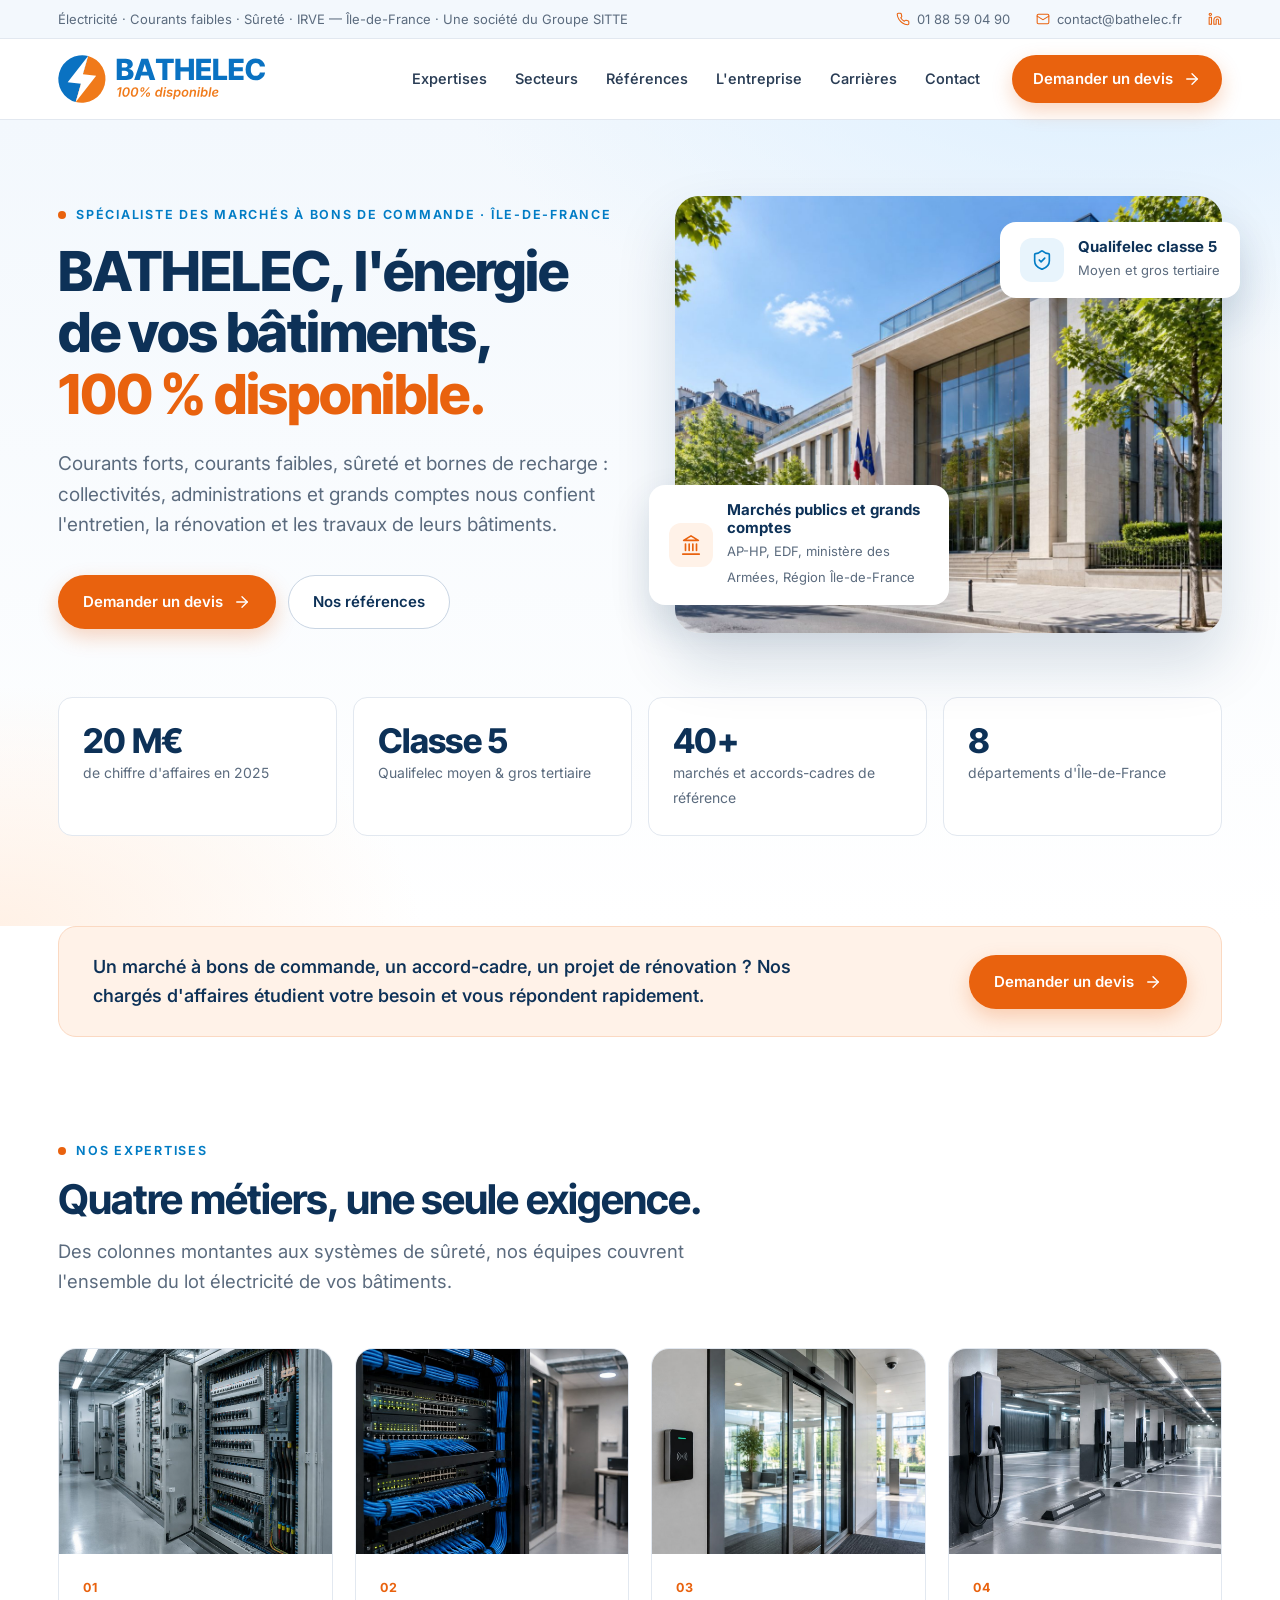
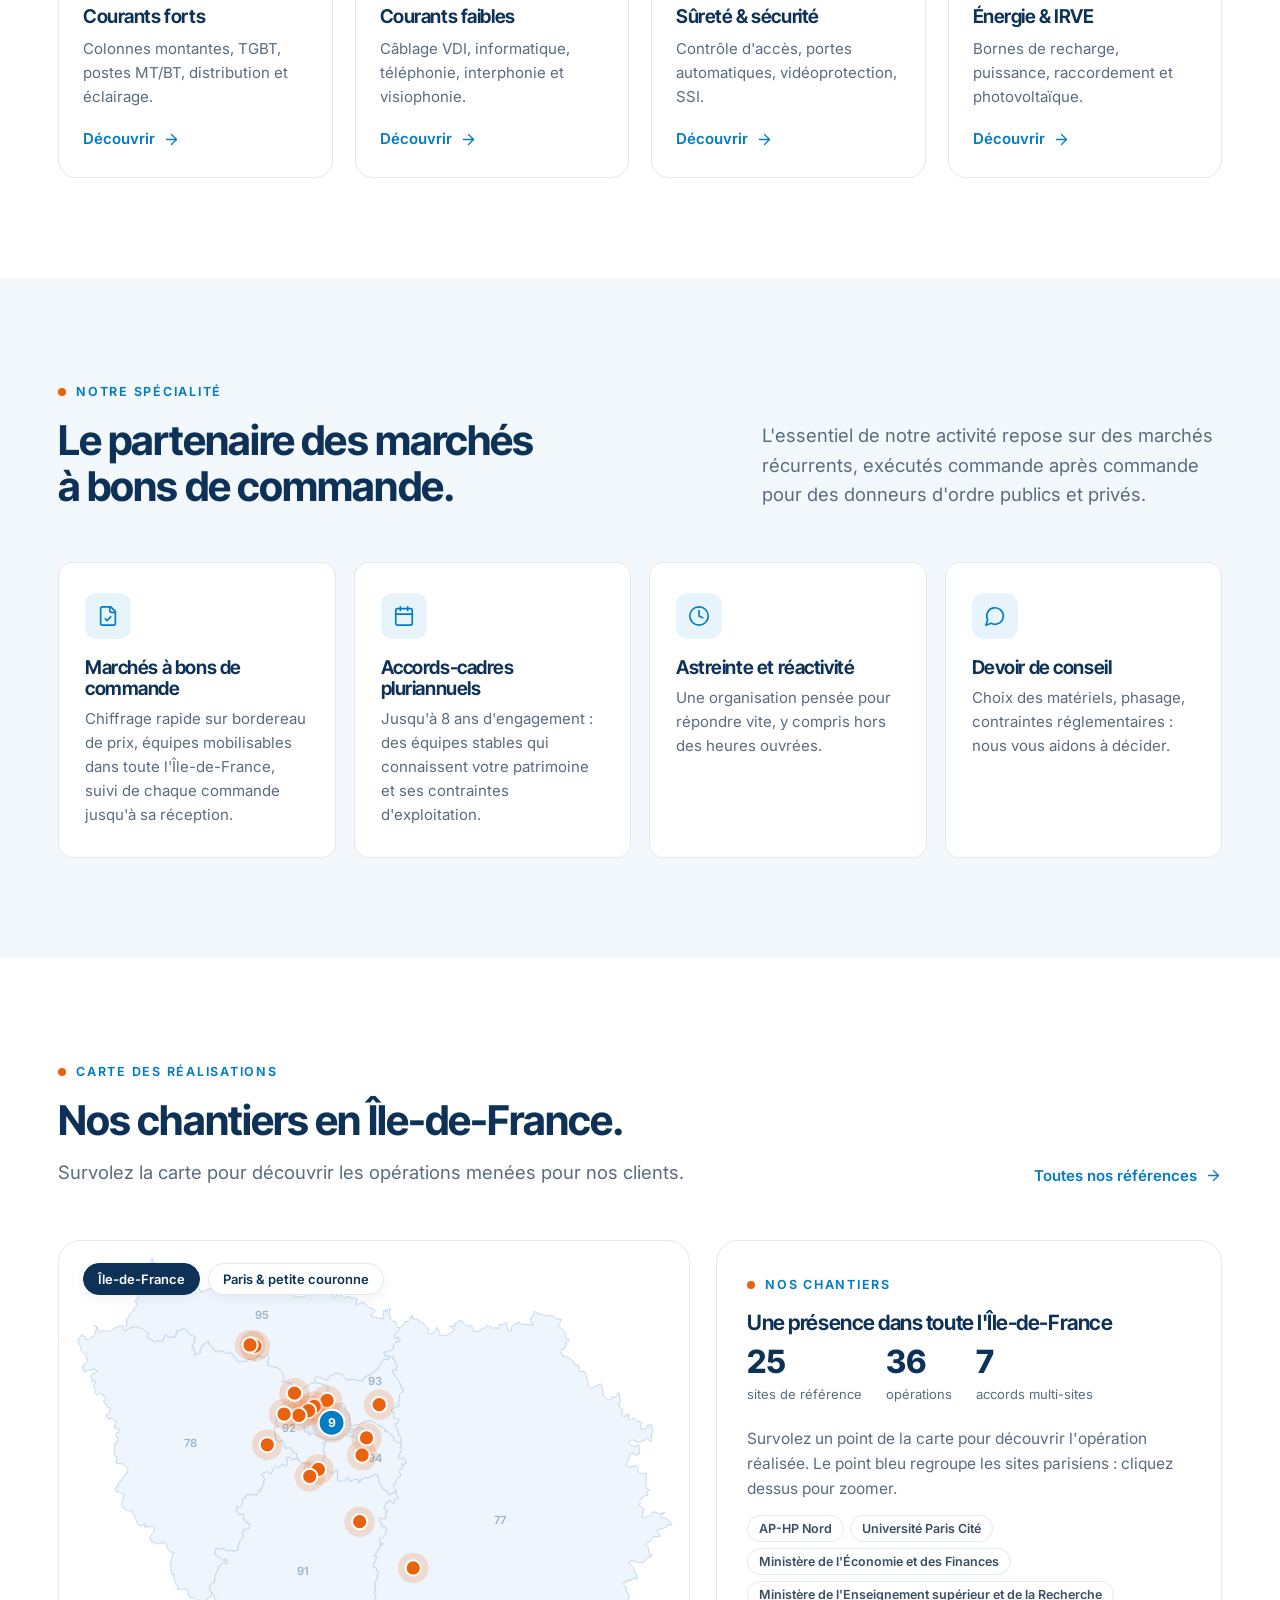
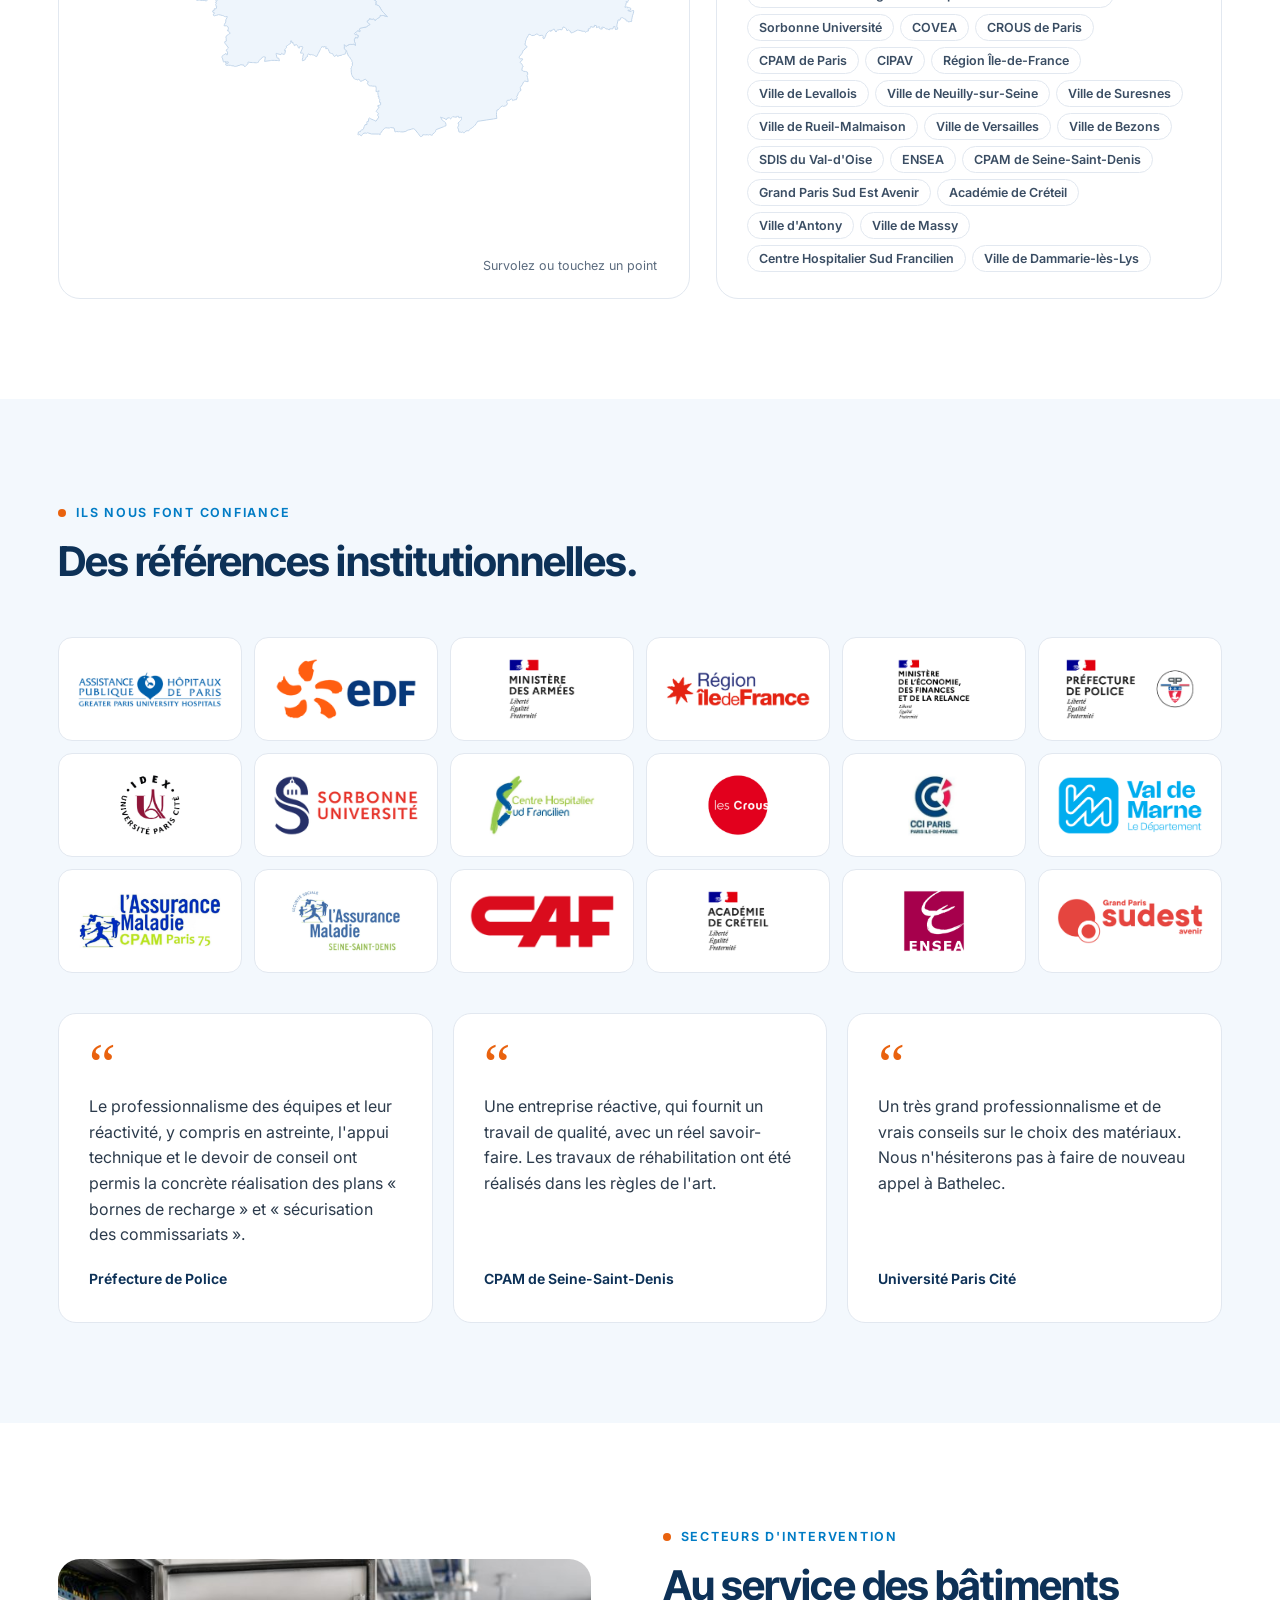
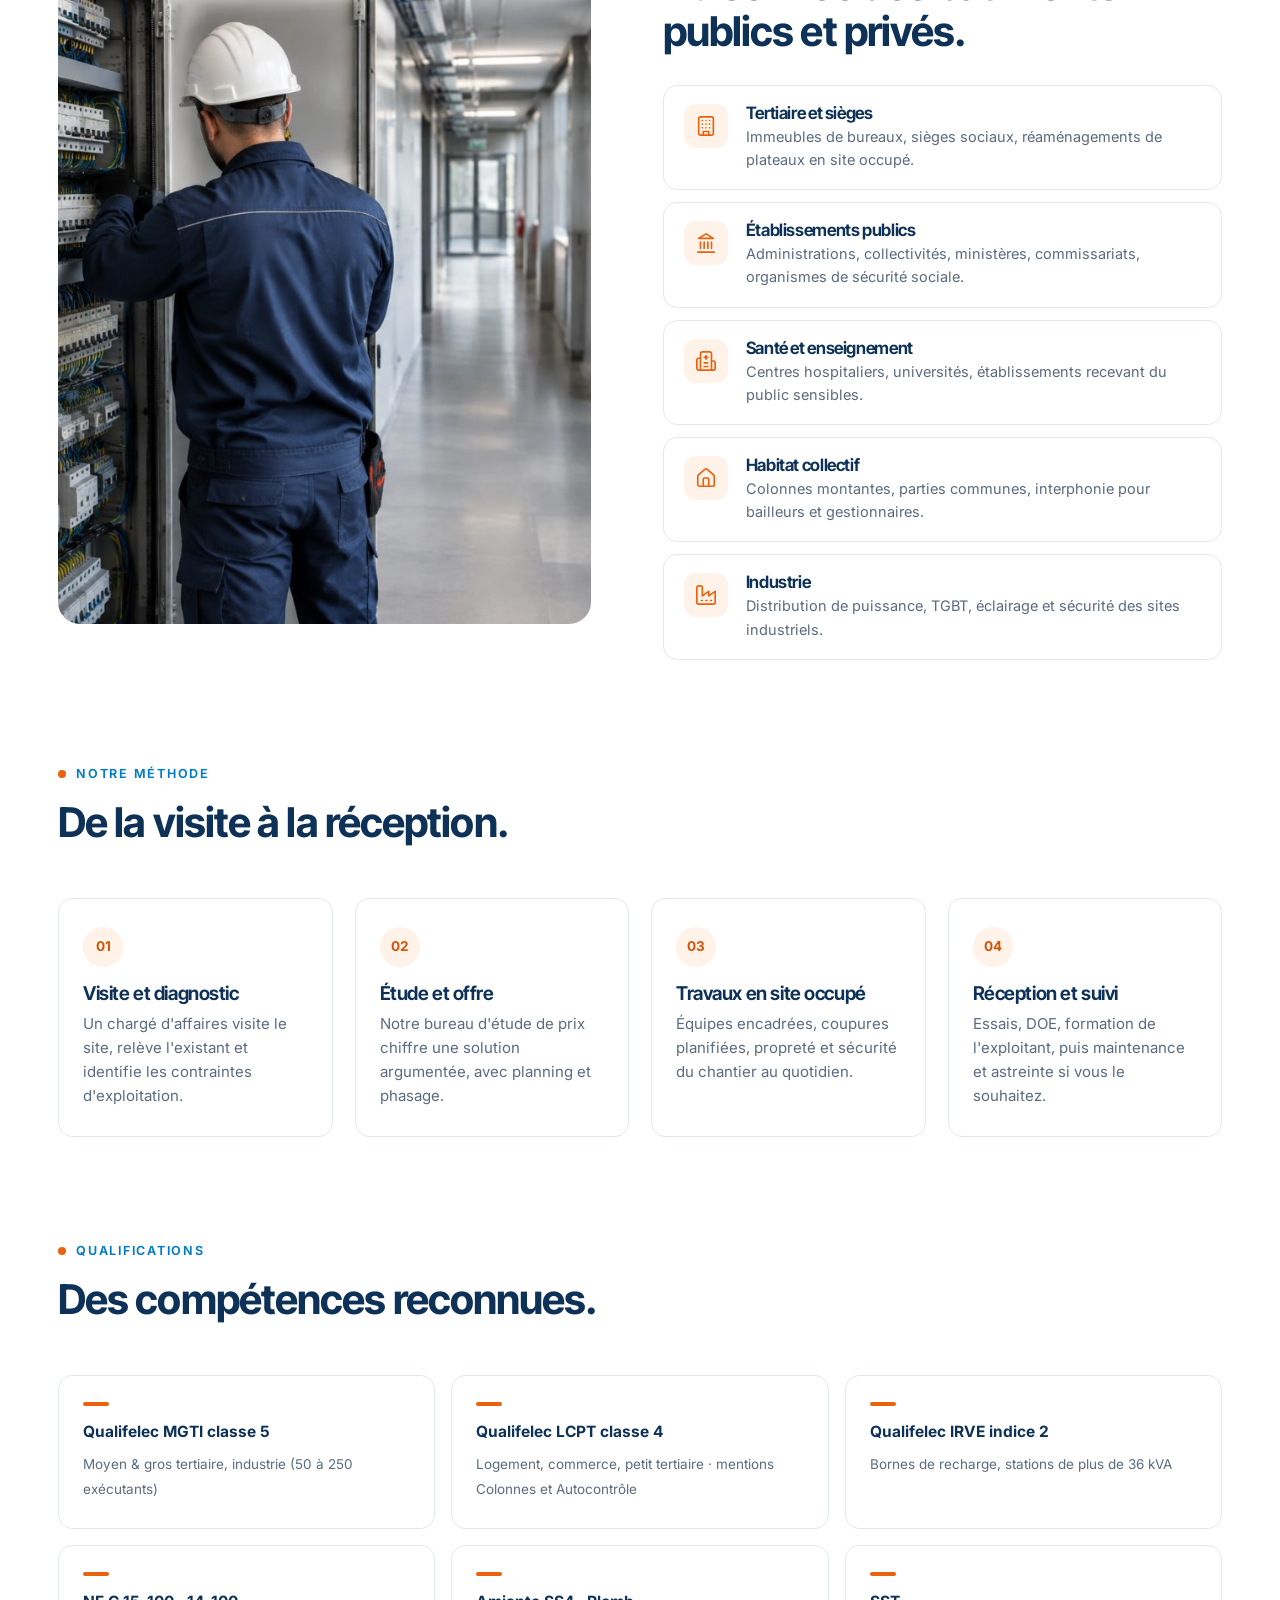
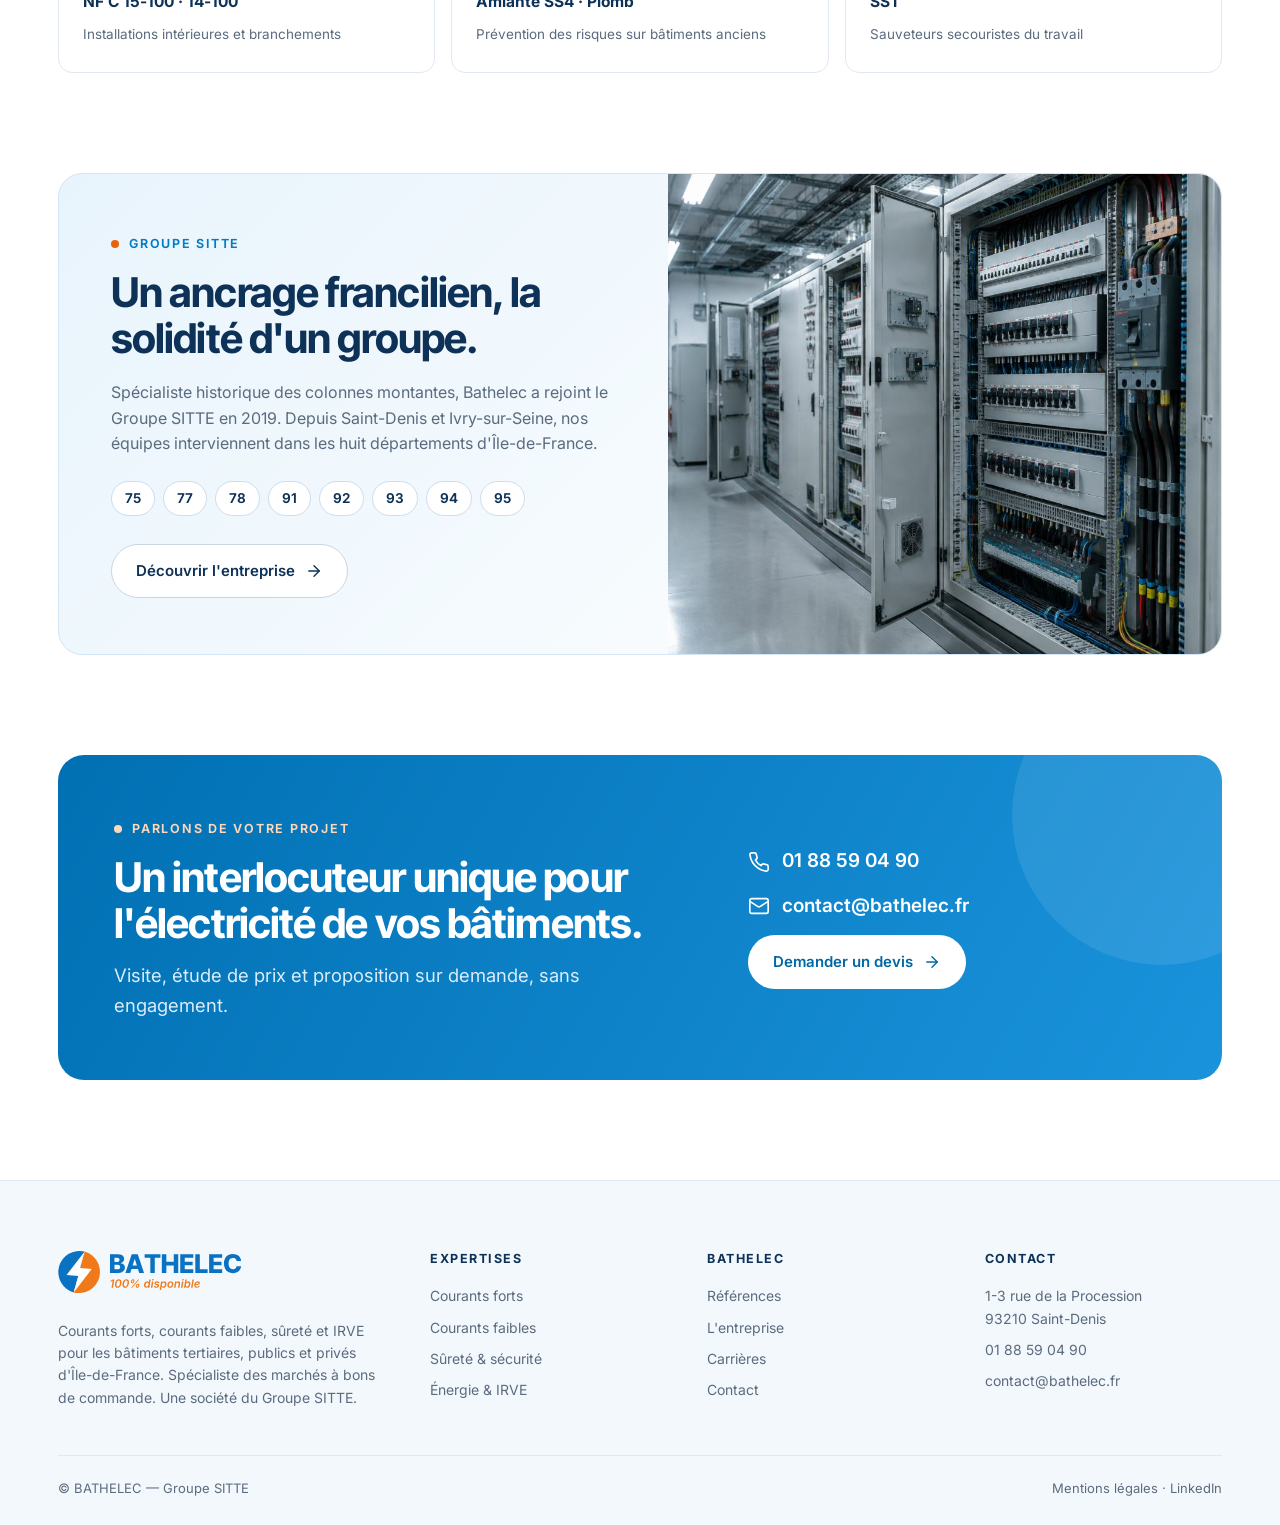
<file: index.html>
<!DOCTYPE html>
<html lang="fr"><head>
<meta charset="utf-8"><meta name="viewport" content="width=device-width,initial-scale=1">
<title>BATHELEC | L&#x27;énergie de vos bâtiments, 100 % disponible — électricité en Île-de-France</title>
<meta name="description" content="Spécialiste des marchés à bons de commande, Bathelec (Groupe SITTE) installe et rénove les équipements électriques des bâtiments tertiaires, publics et privés d&#x27;Île-de-France : courants forts, courants faibles, sûreté, IRVE.">
<link rel="canonical" href="https://www.bathelec.fr/">
<meta property="og:type" content="website"><meta property="og:title" content="BATHELEC | L&#x27;énergie de vos bâtiments, 100 % disponible — électricité en Île-de-France"><meta property="og:description" content="Spécialiste des marchés à bons de commande, Bathelec (Groupe SITTE) installe et rénove les équipements électriques des bâtiments tertiaires, publics et privés d&#x27;Île-de-France : courants forts, courants faibles, sûreté, IRVE.">
<meta property="og:image" content="https://www.bathelec.fr/img/og.jpg"><meta property="og:url" content="https://www.bathelec.fr/"><meta property="og:locale" content="fr_FR">
<link rel="icon" type="image/svg+xml" href="img/favicon.svg"><link rel="icon" type="image/png" href="img/favicon.png"><link rel="apple-touch-icon" href="img/apple-touch-icon.png">
<link rel="preconnect" href="https://fonts.googleapis.com"><link rel="preconnect" href="https://fonts.gstatic.com" crossorigin>
<link href="https://fonts.googleapis.com/css2?family=Inter:wght@400;500;600;700&family=Inter+Tight:wght@600;700;800&display=swap" rel="stylesheet">
<link rel="stylesheet" href="assets/style.css">
<script type="application/ld+json">{"@context": "https://schema.org", "@type": "Electrician", "name": "BATHELEC", "url": "https://www.bathelec.fr", "telephone": "+33 1 88 59 04 90", "email": "contact@bathelec.fr", "logo": "https://www.bathelec.fr/img/logo.png", "address": {"@type": "PostalAddress", "streetAddress": "1-3 rue de la Procession", "postalCode": "93210", "addressLocality": "Saint-Denis", "addressCountry": "FR"}, "areaServed": "Île-de-France", "parentOrganization": {"@type": "Organization", "name": "Groupe SITTE"}}</script>
</head><body>
<div class="top"><div class="wrap"><span class="hide-m">Électricité · Courants faibles · Sûreté · IRVE — Île-de-France · Une société du Groupe SITTE</span>
<div class="r"><a href="tel:+33188590490"><svg class="ic" viewBox="0 0 24 24" fill="none" stroke="currentColor" stroke-width="1.8" stroke-linecap="round" stroke-linejoin="round" aria-hidden="true"><path d="M22 16.92v3a2 2 0 0 1-2.18 2 19.79 19.79 0 0 1-8.63-3.07 19.5 19.5 0 0 1-6-6 19.79 19.79 0 0 1-3.07-8.67A2 2 0 0 1 4.11 2h3a2 2 0 0 1 2 1.72c.13.96.36 1.9.7 2.81a2 2 0 0 1-.45 2.11L8.09 9.91a16 16 0 0 0 6 6l1.27-1.27a2 2 0 0 1 2.11-.45c.91.34 1.85.57 2.81.7A2 2 0 0 1 22 16.92z"/></svg>01 88 59 04 90</a><a href="mailto:contact@bathelec.fr"><svg class="ic" viewBox="0 0 24 24" fill="none" stroke="currentColor" stroke-width="1.8" stroke-linecap="round" stroke-linejoin="round" aria-hidden="true"><rect width="20" height="16" x="2" y="4" rx="2"/><path d="m22 7-8.97 5.7a1.94 1.94 0 0 1-2.06 0L2 7"/></svg>contact@bathelec.fr</a><a href="https://fr.linkedin.com/company/bathelec" target="_blank" rel="noopener" aria-label="LinkedIn"><svg class="ic" viewBox="0 0 24 24" fill="none" stroke="currentColor" stroke-width="1.8" stroke-linecap="round" stroke-linejoin="round" aria-hidden="true"><path d="M16 8a6 6 0 0 1 6 6v7h-4v-7a2 2 0 0 0-2-2 2 2 0 0 0-2 2v7h-4v-7a6 6 0 0 1 6-6z"/><rect width="4" height="12" x="2" y="9"/><circle cx="4" cy="4" r="2"/></svg></a></div></div></div>
<header class="h"><div class="wrap">
<a class="brand" href="index.html" aria-label="BATHELEC, accueil"><svg class="logo-anim" xmlns="http://www.w3.org/2000/svg" viewBox="0 0 605 150" width="605" height="150" role="img" aria-label="BATHELEC, 100% disponible"><g class="spin"><g transform="translate(0 6) scale(2.875)"><path d="M30.21 0.82 L24.95 19.33 L23.05 28.67 L17.79 47.18 A24 24 0 0 1 30.21 0.82 Z" fill="#0A72C2"/><path d="M30.21 0.82 L24.95 19.33 L23.05 28.67 L17.79 47.18 A24 24 0 0 0 30.21 0.82 Z" fill="#F07A1A"/><path d="M30.21 0.82 L9.69 27.30 L23.05 28.67 L17.79 47.18 L38.31 20.70 L24.95 19.33 Z" fill="#FFFFFF"/></g></g><path d="M169.4453125 78.0V16.88671875H194.916015625Q201.765625 16.88671875 206.400390625 18.8349609375Q211.03515625 20.783203125 213.373046875 24.26953125Q215.7109375 27.755859375 215.7109375 32.349609375Q215.7109375 35.8359375 214.2548828125 38.5634765625Q212.798828125 41.291015625 210.2353515625 43.095703125Q207.671875 44.900390625 204.30859375 45.59765625V46.25390625Q208.0 46.376953125 211.1376953125 48.2021484375Q214.275390625 50.02734375 216.1826171875 53.267578125Q218.08984375 56.5078125 218.08984375 60.896484375Q218.08984375 65.818359375 215.6083984375 69.6943359375Q213.126953125 73.5703125 208.3896484375 75.78515625Q203.65234375 78.0 196.884765625 78.0ZM184.169921875 66.10546875H193.357421875Q198.115234375 66.10546875 200.412109375 64.259765625Q202.708984375 62.4140625 202.708984375 59.21484375Q202.708984375 56.8359375 201.6015625 55.11328125Q200.494140625 53.390625 198.4638671875 52.447265625Q196.43359375 51.50390625 193.64453125 51.50390625H184.169921875ZM184.169921875 42.029296875H192.373046875Q194.79296875 42.029296875 196.6591796875 41.208984375Q198.525390625 40.388671875 199.591796875 38.8916015625Q200.658203125 37.39453125 200.658203125 35.220703125Q200.658203125 32.185546875 198.484375 30.4013671875Q196.310546875 28.6171875 192.619140625 28.6171875H184.169921875ZM235.63468749999998 78.0H219.76164062499998L240.43351562499998 16.88671875H260.038984375L280.66984375 78.0H264.8378125L260.81828125 65.162109375H239.65421874999998ZM257.2909375 53.923828125 250.48234374999998 32.267578125H249.99015624999998L243.18156249999998 53.923828125ZM282.50570312499997 28.904296875V16.88671875H334.10335937499997V28.904296875H315.56429687499997V78.0H301.04476562499997V28.904296875ZM338.60523437499995 78.0V16.88671875H353.32984374999995V41.4140625H377.44703124999995V16.88671875H392.17164062499995V78.0H377.44703124999995V53.431640625H353.32984374999995V78.0ZM398.64226562499994 78.0V16.88671875H441.25749999999994V28.904296875H413.36687499999994V41.25H439.04265624999994V52.98046875H413.36687499999994V65.982421875H441.21648437499994V78.0ZM447.6871093749999 78.0V16.88671875H462.4117187499999V65.982421875H487.8824218749999V78.0ZM492.7534374999999 78.0V16.88671875H535.3686718749999V28.904296875H507.4780468749999V41.25H533.1538281249999V52.98046875H507.4780468749999V65.982421875H535.3276562499999V78.0ZM570.0990625 78.8203125Q561.81390625 78.8203125 555.2719140625 75.169921875Q548.729921875 71.51953125 544.9359765625 64.5263671875Q541.14203125 57.533203125 541.14203125 47.484375Q541.14203125 37.39453125 544.9769921875 30.3603515625Q548.811953125 23.326171875 555.3949609375 19.6962890625Q561.97796875 16.06640625 570.0990625 16.06640625Q575.636171875 16.06640625 580.35296875 17.6044921875Q585.069765625 19.142578125 588.6586328125 22.095703125Q592.2475 25.048828125 594.46234375 29.314453125Q596.6771875 33.580078125 597.25140625 39.076171875H582.32171875Q582.034609375 36.779296875 581.1117578125 34.9130859375Q580.18890625 33.046875 578.6508203125 31.734375Q577.112734375 30.421875 575.061953125 29.7041015625Q573.011171875 28.986328125 570.468203125 28.986328125Q566.038515625 28.986328125 562.839296875 31.1806640625Q559.640078125 33.375 557.917421875 37.4970703125Q556.194765625 41.619140625 556.194765625 47.484375Q556.194765625 53.513671875 557.9379296875 57.6357421875Q559.68109375 61.7578125 562.8598046875 63.8291015625Q566.038515625 65.900390625 570.4271875 65.900390625Q572.847109375 65.900390625 574.856875 65.2646484375Q576.866640625 64.62890625 578.4047265625 63.4189453125Q579.9428125 62.208984375 580.9476953125 60.4658203125Q581.952578125 58.72265625 582.32171875 56.5078125H597.25140625Q596.84125 60.568359375 594.913515625 64.546875Q592.98578125 68.525390625 589.5609765625 71.7451171875Q586.136171875 74.96484375 581.2553125 76.892578125Q576.374453125 78.8203125 570.0990625 78.8203125Z" fill="#0A72C2"/><path d="M183.73583984375 99.0810546875 179.2734375 126.0H174.50390625L178.24365234375 103.380859375H178.06298828125L171.03515625 107.8974609375L171.7939453125 103.30859375L178.42431640625 99.0810546875ZM194.14208984375 126.361328125Q190.8720703125 126.361328125 188.83056640625 124.726318359375Q186.7890625 123.09130859375 186.075439453125 120.010986328125Q185.36181640625 116.9306640625 186.08447265625 112.55859375Q186.80712890625 108.1865234375 188.550537109375 105.088134765625Q190.2939453125 101.98974609375 192.87744140625 100.354736328125Q195.4609375 98.7197265625 198.712890625 98.7197265625Q201.94677734375 98.7197265625 203.997314453125 100.354736328125Q206.0478515625 101.98974609375 206.7705078125 105.070068359375Q207.4931640625 108.150390625 206.7705078125 112.5224609375Q206.0478515625 116.9306640625 204.3134765625 120.02001953125Q202.5791015625 123.109375 199.99560546875 124.7353515625Q197.412109375 126.361328125 194.14208984375 126.361328125ZM194.810546875 122.314453125Q196.5810546875 122.314453125 197.999267578125 121.158203125Q199.41748046875 120.001953125 200.4111328125 117.81591796875Q201.40478515625 115.6298828125 201.91064453125 112.5224609375Q202.4345703125 109.451171875 202.16357421875 107.26513671875Q201.892578125 105.0791015625 200.86279296875 103.913818359375Q199.8330078125 102.74853515625 198.04443359375 102.74853515625Q196.31005859375 102.74853515625 194.891845703125 103.88671875Q193.4736328125 105.02490234375 192.4619140625 107.2109375Q191.4501953125 109.39697265625 190.92626953125 112.57666015625Q190.42041015625 115.666015625 190.69140625 117.843017578125Q190.96240234375 120.02001953125 192.001220703125 121.167236328125Q193.0400390625 122.314453125 194.810546875 122.314453125ZM218.53173828125 126.361328125Q215.26171875 126.361328125 213.22021484375 124.726318359375Q211.1787109375 123.09130859375 210.465087890625 120.010986328125Q209.75146484375 116.9306640625 210.47412109375 112.55859375Q211.19677734375 108.1865234375 212.940185546875 105.088134765625Q214.68359375 101.98974609375 217.26708984375 100.354736328125Q219.8505859375 98.7197265625 223.1025390625 98.7197265625Q226.33642578125 98.7197265625 228.386962890625 100.354736328125Q230.4375 101.98974609375 231.16015625 105.070068359375Q231.8828125 108.150390625 231.16015625 112.5224609375Q230.4375 116.9306640625 228.703125 120.02001953125Q226.96875 123.109375 224.38525390625 124.7353515625Q221.8017578125 126.361328125 218.53173828125 126.361328125ZM219.2001953125 122.314453125Q220.970703125 122.314453125 222.388916015625 121.158203125Q223.80712890625 120.001953125 224.80078125 117.81591796875Q225.79443359375 115.6298828125 226.30029296875 112.5224609375Q226.82421875 109.451171875 226.55322265625 107.26513671875Q226.2822265625 105.0791015625 225.25244140625 103.913818359375Q224.22265625 102.74853515625 222.43408203125 102.74853515625Q220.69970703125 102.74853515625 219.281494140625 103.88671875Q217.86328125 105.02490234375 216.8515625 107.2109375Q215.83984375 109.39697265625 215.31591796875 112.57666015625Q214.81005859375 115.666015625 215.0810546875 117.843017578125Q215.35205078125 120.02001953125 216.390869140625 121.167236328125Q217.4296875 122.314453125 219.2001953125 122.314453125ZM242.45166015625 111.619140625Q240.5908203125 111.619140625 239.45263671875 110.82421875Q238.314453125 110.029296875 237.89892578125 108.71044921875Q237.4833984375 107.3916015625 237.736328125 105.837890625L237.97119140625 104.4287109375Q238.22412109375 102.875 239.109375 101.55615234375Q239.99462890625 100.2373046875 241.394775390625 99.4423828125Q242.794921875 98.6474609375 244.6015625 98.6474609375Q246.48046875 98.6474609375 247.609619140625 99.4423828125Q248.73876953125 100.2373046875 249.154296875 101.55615234375Q249.56982421875 102.875 249.31689453125 104.4287109375L249.08203125 105.837890625Q248.8291015625 107.3916015625 247.9619140625 108.71044921875Q247.0947265625 110.029296875 245.694580078125 110.82421875Q244.29443359375 111.619140625 242.45166015625 111.619140625ZM242.939453125 108.6201171875Q244.2041015625 108.6201171875 244.83642578125 107.761962890625Q245.46875 106.90380859375 245.63134765625 105.837890625L245.8662109375 104.4287109375Q246.046875 103.36279296875 245.7216796875 102.49560546875Q245.396484375 101.62841796875 244.095703125 101.62841796875Q242.88525390625 101.62841796875 242.225830078125 102.504638671875Q241.56640625 103.380859375 241.40380859375 104.4287109375L241.1689453125 105.837890625Q240.98828125 106.90380859375 241.340576171875 107.761962890625Q241.69287109375 108.6201171875 242.939453125 108.6201171875ZM258.56689453125 126.48779296875Q256.7060546875 126.48779296875 255.56787109375 125.69287109375Q254.4296875 124.89794921875 254.01416015625 123.5791015625Q253.5986328125 122.26025390625 253.8515625 120.70654296875L254.08642578125 119.29736328125Q254.33935546875 117.74365234375 255.215576171875 116.4248046875Q256.091796875 115.10595703125 257.5009765625 114.31103515625Q258.91015625 113.51611328125 260.716796875 113.51611328125Q262.595703125 113.51611328125 263.724853515625 114.31103515625Q264.85400390625 115.10595703125 265.26953125 116.4248046875Q265.68505859375 117.74365234375 265.4140625 119.29736328125L265.17919921875 120.70654296875Q264.9443359375 122.2783203125 264.0771484375 123.588134765625Q263.2099609375 124.89794921875 261.809814453125 125.69287109375Q260.40966796875 126.48779296875 258.56689453125 126.48779296875ZM259.0546875 123.48876953125Q260.3193359375 123.48876953125 260.95166015625 122.630615234375Q261.583984375 121.7724609375 261.74658203125 120.70654296875L261.9814453125 119.29736328125Q262.162109375 118.2314453125 261.8369140625 117.3642578125Q261.51171875 116.4970703125 260.2109375 116.4970703125Q259.00048828125 116.4970703125 258.341064453125 117.373291015625Q257.681640625 118.24951171875 257.51904296875 119.29736328125L257.2841796875 120.70654296875Q257.103515625 121.7724609375 257.455810546875 122.630615234375Q257.80810546875 123.48876953125 259.0546875 123.48876953125ZM238.2421875 126.0 261.20458984375 99.0810546875H264.7275390625L241.76513671875 126.0ZM287.40087890625 126.361328125Q284.2392578125 126.361328125 282.297119140625 124.256591796875Q280.35498046875 122.15185546875 280.35498046875 118.32177734375Q280.35498046875 115.955078125 281.014404296875 113.687744140625Q281.673828125 111.42041015625 282.95654296875 109.57763671875Q284.2392578125 107.73486328125 286.091064453125 106.641845703125Q287.94287109375 105.548828125 290.3095703125 105.548828125Q292.17041015625 105.548828125 293.2724609375 106.172119140625Q294.37451171875 106.79541015625 294.9345703125 107.671630859375Q295.49462890625 108.5478515625 295.7294921875 109.28857421875H295.92822265625L297.62646484375 99.0810546875H302.32373046875L297.861328125 126.0H293.25439453125L293.814453125 122.80224609375H293.525390625Q293.03759765625 123.615234375 292.24267578125 124.4462890625Q291.44775390625 125.27734375 290.264404296875 125.8193359375Q289.0810546875 126.361328125 287.40087890625 126.361328125ZM288.7919921875 122.4951171875Q290.36376953125 122.4951171875 291.547119140625 121.709228515625Q292.73046875 120.92333984375 293.534423828125 119.62255859375Q294.33837890625 118.32177734375 294.744873046875 116.7861328125Q295.1513671875 115.25048828125 295.1513671875 113.7509765625Q295.1513671875 111.74560546875 294.239013671875 110.580322265625Q293.32666015625 109.4150390625 291.48388671875 109.4150390625Q289.912109375 109.4150390625 288.728759765625 110.19189453125Q287.54541015625 110.96875 286.75048828125 112.25146484375Q285.95556640625 113.5341796875 285.549072265625 115.0517578125Q285.142578125 116.5693359375 285.142578125 118.05078125Q285.142578125 120.0380859375 286.036865234375 121.2666015625Q286.93115234375 122.4951171875 288.7919921875 122.4951171875ZM302.86572265625 126.0 306.2080078125 105.8017578125H310.9052734375L307.56298828125 126.0ZM309.0263671875 102.947265625Q307.90625 102.947265625 307.228759765625 102.1884765625Q306.55126953125 101.4296875 306.73193359375 100.36376953125Q306.89453125 99.2978515625 307.833984375 98.548095703125Q308.7734375 97.79833984375 309.8935546875 97.79833984375Q311.03173828125 97.79833984375 311.709228515625 98.548095703125Q312.38671875 99.2978515625 312.2060546875 100.36376953125Q312.025390625 101.4296875 311.094970703125 102.1884765625Q310.16455078125 102.947265625 309.0263671875 102.947265625ZM320.35400390625 126.41552734375Q318.04150390625 126.41552734375 316.34326171875 125.7470703125Q314.64501953125 125.07861328125 313.678466796875 123.841064453125Q312.7119140625 122.603515625 312.5673828125 120.88720703125Q312.5673828125 120.77880859375 312.558349609375 120.697509765625Q312.54931640625 120.6162109375 312.54931640625 120.52587890625L316.9755859375 120.02001953125Q317.1201171875 121.50146484375 317.9873046875 122.160888671875Q318.8544921875 122.8203125 320.53466796875 122.8203125Q321.69091796875 122.8203125 322.66650390625 122.47705078125Q323.64208984375 122.1337890625 324.2744140625 121.546630859375Q324.90673828125 120.95947265625 324.9970703125 120.1826171875Q325.08740234375 119.40576171875 324.5634765625 118.872802734375Q324.03955078125 118.33984375 322.7568359375 118.06884765625L319.4326171875 117.328125Q316.794921875 116.7138671875 315.575439453125 115.3046875Q314.35595703125 113.8955078125 314.57275390625 111.763671875Q314.771484375 109.8125 316.009033203125 108.42138671875Q317.24658203125 107.0302734375 319.19775390625 106.28955078125Q321.14892578125 105.548828125 323.46142578125 105.548828125Q326.8037109375 105.548828125 328.6103515625 106.894775390625Q330.4169921875 108.24072265625 330.7421875 110.40869140625Q330.7783203125 110.51708984375 330.805419921875 110.652587890625Q330.83251953125 110.7880859375 330.8505859375 110.91455078125L326.64111328125 111.42041015625Q326.46044921875 110.37255859375 325.746826171875 109.713134765625Q325.033203125 109.0537109375 323.46142578125 109.0537109375Q322.44970703125 109.0537109375 321.5283203125 109.37890625Q320.60693359375 109.7041015625 319.99267578125 110.273193359375Q319.37841796875 110.84228515625 319.2880859375 111.6552734375Q319.16162109375 112.4501953125 319.694580078125 112.965087890625Q320.2275390625 113.47998046875 321.65478515625 113.80517578125L324.9609375 114.52783203125Q327.61669921875 115.10595703125 328.84521484375 116.4609375Q330.07373046875 117.81591796875 329.8388671875 119.8935546875Q329.6943359375 121.39306640625 328.8994140625 122.594482421875Q328.1044921875 123.7958984375 326.8037109375 124.654052734375Q325.5029296875 125.51220703125 323.849853515625 125.9638671875Q322.19677734375 126.41552734375 320.35400390625 126.41552734375ZM331.609375 133.5517578125 336.21630859375 105.8017578125H340.80517578125L340.22705078125 109.14404296875H340.3896484375Q340.87744140625 108.38525390625 341.681396484375 107.545166015625Q342.4853515625 106.705078125 343.704833984375 106.126953125Q344.92431640625 105.548828125 346.65869140625 105.548828125Q348.736328125 105.548828125 350.317138671875 106.47021484375Q351.89794921875 107.3916015625 352.80126953125 109.18017578125Q353.70458984375 110.96875 353.70458984375 113.5703125Q353.70458984375 115.79248046875 353.072265625 118.05078125Q352.43994140625 120.30908203125 351.193359375 122.18798828125Q349.94677734375 124.06689453125 348.076904296875 125.214111328125Q346.20703125 126.361328125 343.73193359375 126.361328125Q341.92529296875 126.361328125 340.832275390625 125.7470703125Q339.7392578125 125.1328125 339.17919921875 124.265625Q338.619140625 123.3984375 338.3662109375 122.67578125H338.09521484375L336.306640625 133.5517578125ZM342.5576171875 122.4951171875Q344.18359375 122.4951171875 345.3759765625 121.673095703125Q346.568359375 120.85107421875 347.36328125 119.5322265625Q348.158203125 118.21337890625 348.546630859375 116.69580078125Q348.93505859375 115.17822265625 348.93505859375 113.80517578125Q348.93505859375 111.81787109375 348.040771484375 110.616455078125Q347.146484375 109.4150390625 345.267578125 109.4150390625Q343.69580078125 109.4150390625 342.50341796875 110.19189453125Q341.31103515625 110.96875 340.51611328125 112.242431640625Q339.72119140625 113.51611328125 339.32373046875 115.042724609375Q338.92626953125 116.5693359375 338.92626953125 118.06884765625Q338.92626953125 120.1103515625 339.838623046875 121.302734375Q340.7509765625 122.4951171875 342.5576171875 122.4951171875ZM364.94189453125 126.41552734375Q362.30419921875 126.41552734375 360.443359375 125.376708984375Q358.58251953125 124.337890625 357.5888671875 122.449951171875Q356.59521484375 120.56201171875 356.59521484375 118.03271484375Q356.59521484375 115.61181640625 357.363037109375 113.37158203125Q358.130859375 111.13134765625 359.585205078125 109.369873046875Q361.03955078125 107.6083984375 363.126220703125 106.57861328125Q365.212890625 105.548828125 367.8505859375 105.548828125Q370.48828125 105.548828125 372.358154296875 106.57861328125Q374.22802734375 107.6083984375 375.2216796875 109.496337890625Q376.21533203125 111.38427734375 376.21533203125 113.931640625Q376.21533203125 116.37060546875 375.447509765625 118.61083984375Q374.6796875 120.85107421875 373.21630859375 122.612548828125Q371.7529296875 124.3740234375 369.666259765625 125.394775390625Q367.57958984375 126.41552734375 364.94189453125 126.41552734375ZM365.08642578125 122.603515625Q366.71240234375 122.603515625 367.9228515625 121.7724609375Q369.13330078125 120.94140625 369.919189453125 119.62255859375Q370.705078125 118.3037109375 371.093505859375 116.777099609375Q371.48193359375 115.25048828125 371.48193359375 113.859375Q371.48193359375 112.54052734375 371.075439453125 111.52880859375Q370.6689453125 110.51708984375 369.837890625 109.93896484375Q369.0068359375 109.36083984375 367.7060546875 109.36083984375Q366.080078125 109.36083984375 364.86962890625 110.182861328125Q363.6591796875 111.0048828125 362.873291015625 112.32373046875Q362.08740234375 113.642578125 361.698974609375 115.169189453125Q361.310546875 116.69580078125 361.310546875 118.10498046875Q361.310546875 120.07421875 362.23193359375 121.3388671875Q363.1533203125 122.603515625 365.08642578125 122.603515625ZM385.14013671875 114.3291015625 383.18896484375 126.0H378.49169921875L381.85205078125 105.8017578125H386.29638671875L385.736328125 109.54150390625Q386.80224609375 107.77099609375 388.193359375 106.79541015625Q389.98193359375 105.548828125 392.36669921875 105.548828125Q394.5166015625 105.548828125 395.97998046875 106.479248046875Q397.443359375 107.40966796875 398.066650390625 109.14404296875Q398.68994140625 110.87841796875 398.2744140625 113.3173828125L396.16064453125 126.0H391.46337890625L393.5048828125 113.73291015625Q393.8662109375 111.67333984375 392.989990234375 110.607421875Q392.11376953125 109.54150390625 390.37939453125 109.54150390625Q389.07861328125 109.54150390625 387.9765625 110.11962890625Q386.87451171875 110.69775390625 386.124755859375 111.772705078125Q385.375 112.84765625 385.14013671875 114.3291015625ZM401.1650390625 126.0 404.50732421875 105.8017578125H409.20458984375L405.8623046875 126.0ZM407.32568359375 102.947265625Q406.20556640625 102.947265625 405.528076171875 102.1884765625Q404.8505859375 101.4296875 405.03125 100.36376953125Q405.19384765625 99.2978515625 406.13330078125 98.548095703125Q407.07275390625 97.79833984375 408.19287109375 97.79833984375Q409.3310546875 97.79833984375 410.008544921875 98.548095703125Q410.68603515625 99.2978515625 410.50537109375 100.36376953125Q410.32470703125 101.4296875 409.394287109375 102.1884765625Q408.4638671875 102.947265625 407.32568359375 102.947265625ZM421.724609375 126.361328125Q419.93603515625 126.361328125 418.833984375 125.76513671875Q417.73193359375 125.1689453125 417.15380859375 124.31982421875Q416.57568359375 123.470703125 416.3046875 122.72998046875H416.015625L415.4375 126.0H410.8486328125L415.31103515625 99.0810546875H420.00830078125L418.31005859375 109.14404296875H418.544921875Q419.05078125 108.38525390625 419.8095703125 107.545166015625Q420.568359375 106.705078125 421.74267578125 106.126953125Q422.9169921875 105.548828125 424.6513671875 105.548828125Q426.72900390625 105.548828125 428.309814453125 106.47021484375Q429.890625 107.3916015625 430.7939453125 109.18017578125Q431.697265625 110.96875 431.697265625 113.5703125Q431.697265625 115.79248046875 431.06494140625 118.05078125Q430.4326171875 120.30908203125 429.18603515625 122.18798828125Q427.939453125 124.06689453125 426.069580078125 125.214111328125Q424.19970703125 126.361328125 421.724609375 126.361328125ZM420.55029296875 122.4951171875Q422.17626953125 122.4951171875 423.36865234375 121.673095703125Q424.56103515625 120.85107421875 425.35595703125 119.5322265625Q426.15087890625 118.21337890625 426.539306640625 116.69580078125Q426.927734375 115.17822265625 426.927734375 113.80517578125Q426.927734375 111.81787109375 426.033447265625 110.616455078125Q425.13916015625 109.4150390625 423.26025390625 109.4150390625Q421.6884765625 109.4150390625 420.49609375 110.19189453125Q419.3037109375 110.96875 418.5087890625 112.242431640625Q417.7138671875 113.51611328125 417.31640625 115.042724609375Q416.9189453125 116.5693359375 416.9189453125 118.06884765625Q416.9189453125 120.1103515625 417.831298828125 121.302734375Q418.74365234375 122.4951171875 420.55029296875 122.4951171875ZM443.115234375 99.0810546875 438.65283203125 126.0H433.95556640625L438.41796875 99.0810546875ZM452.6904296875 126.43359375Q450.07080078125 126.43359375 448.173828125 125.448974609375Q446.27685546875 124.46435546875 445.26513671875 122.630615234375Q444.25341796875 120.796875 444.25341796875 118.2314453125Q444.25341796875 115.6298828125 445.093505859375 113.326416015625Q445.93359375 111.02294921875 447.478271484375 109.243408203125Q449.02294921875 107.4638671875 451.1005859375 106.4521484375Q453.17822265625 105.4404296875 455.6533203125 105.4404296875Q457.73095703125 105.4404296875 459.3388671875 106.135986328125Q460.94677734375 106.83154296875 461.8681640625 108.123291015625Q462.78955078125 109.4150390625 462.78955078125 111.185546875Q462.78955078125 113.01025390625 461.759765625 114.220703125Q460.72998046875 115.43115234375 458.679443359375 116.1357421875Q456.62890625 116.84033203125 453.57568359375 117.12939453125Q451.44384765625 117.34619140625 448.80615234375 117.41845703125Q448.77001953125 117.8701171875 448.77001953125 118.28564453125Q448.77001953125 119.5322265625 449.16748046875 120.552978515625Q449.56494140625 121.57373046875 450.50439453125 122.160888671875Q451.44384765625 122.748046875 453.015625 122.748046875Q454.69580078125 122.748046875 455.987548828125 122.04345703125Q457.279296875 121.3388671875 457.87548828125 120.09228515625L462.13916015625 120.81494140625Q461.109375 123.3623046875 458.589111328125 124.89794921875Q456.06884765625 126.43359375 452.6904296875 126.43359375ZM449.34814453125 114.41943359375Q451.208984375 114.38330078125 452.6181640625 114.29296875Q454.822265625 114.1484375 456.06884765625 113.80517578125Q457.3154296875 113.4619140625 457.830322265625 112.856689453125Q458.34521484375 112.25146484375 458.34521484375 111.34814453125Q458.34521484375 110.318359375 457.487060546875 109.72216796875Q456.62890625 109.1259765625 455.18359375 109.1259765625Q453.32275390625 109.1259765625 452.085205078125 110.056396484375Q450.84765625 110.98681640625 450.125 112.43212890625Q449.63720703125 113.3896484375 449.34814453125 114.41943359375Z" fill="#F07A1A"/><rect class="uline" x="166" y="137" width="300.5" height="4.5" rx="2.25" fill="#F07A1A"/></svg></a>
<nav class="m">
<div class="dd"><a href="index.html#expertises">Expertises</a><div class="menu"><a href="expertises/courants-forts.html"><svg class="ic" viewBox="0 0 24 24" fill="none" stroke="currentColor" stroke-width="1.8" stroke-linecap="round" stroke-linejoin="round" aria-hidden="true"><path d="M13 2 3 14h9l-1 8 10-12h-9l1-8z"/></svg><span>Courants forts<small>Colonnes montantes, TGBT, postes MT/BT, distribution et éclairage.</small></span></a><a href="expertises/courants-faibles.html"><svg class="ic" viewBox="0 0 24 24" fill="none" stroke="currentColor" stroke-width="1.8" stroke-linecap="round" stroke-linejoin="round" aria-hidden="true"><rect x="16" y="16" width="6" height="6" rx="1"/><rect x="2" y="16" width="6" height="6" rx="1"/><rect x="9" y="2" width="6" height="6" rx="1"/><path d="M5 16v-3a1 1 0 0 1 1-1h12a1 1 0 0 1 1 1v3"/><path d="M12 12V8"/></svg><span>Courants faibles<small>Câblage VDI, informatique, téléphonie, interphonie et visiophonie.</small></span></a><a href="expertises/surete-securite.html"><svg class="ic" viewBox="0 0 24 24" fill="none" stroke="currentColor" stroke-width="1.8" stroke-linecap="round" stroke-linejoin="round" aria-hidden="true"><path d="M20 13c0 5-3.5 7.5-7.66 8.95a1 1 0 0 1-.67-.01C7.5 20.5 4 18 4 13V6a1 1 0 0 1 1-1c2 0 4.5-1.2 6.24-2.72a1.17 1.17 0 0 1 1.52 0C14.51 3.81 17 5 19 5a1 1 0 0 1 1 1z"/><path d="m9 12 2 2 4-4"/></svg><span>Sûreté & sécurité<small>Contrôle d&#x27;accès, portes automatiques, vidéoprotection, SSI.</small></span></a><a href="expertises/energie-irve.html"><svg class="ic" viewBox="0 0 24 24" fill="none" stroke="currentColor" stroke-width="1.8" stroke-linecap="round" stroke-linejoin="round" aria-hidden="true"><path d="M12 22v-5"/><path d="M9 8V2"/><path d="M15 8V2"/><path d="M18 8v5a4 4 0 0 1-4 4h-4a4 4 0 0 1-4-4V8Z"/></svg><span>Énergie & IRVE<small>Bornes de recharge, puissance, raccordement et photovoltaïque.</small></span></a></div></div>
<a href="index.html#secteurs">Secteurs</a>
<a href="references.html">Références</a>
<a href="entreprise.html">L'entreprise</a>
<a href="carrieres.html">Carrières</a>
<a href="contact.html">Contact</a>
<a class="btn btn-o" href="contact.html#form">Demander un devis <svg class="ic" viewBox="0 0 24 24" fill="none" stroke="currentColor" stroke-width="1.8" stroke-linecap="round" stroke-linejoin="round" aria-hidden="true"><path d="M5 12h14"/><path d="m12 5 7 7-7 7"/></svg></a>
</nav>
<a class="callm" href="tel:+33188590490" aria-label="Appeler Bathelec"><svg class="ic" viewBox="0 0 24 24" fill="none" stroke="currentColor" stroke-width="1.8" stroke-linecap="round" stroke-linejoin="round" aria-hidden="true"><path d="M22 16.92v3a2 2 0 0 1-2.18 2 19.79 19.79 0 0 1-8.63-3.07 19.5 19.5 0 0 1-6-6 19.79 19.79 0 0 1-3.07-8.67A2 2 0 0 1 4.11 2h3a2 2 0 0 1 2 1.72c.13.96.36 1.9.7 2.81a2 2 0 0 1-.45 2.11L8.09 9.91a16 16 0 0 0 6 6l1.27-1.27a2 2 0 0 1 2.11-.45c.91.34 1.85.57 2.81.7A2 2 0 0 1 22 16.92z"/></svg></a>
<button class="burger" aria-label="Menu"><svg class="ic" viewBox="0 0 24 24" fill="none" stroke="currentColor" stroke-width="1.8" stroke-linecap="round" stroke-linejoin="round" aria-hidden="true"><line x1="4" x2="20" y1="6" y2="6"/><line x1="4" x2="20" y1="12" y2="12"/><line x1="4" x2="20" y1="18" y2="18"/></svg></button>
</div></header>
<main>
<section class="hero"><div class="wrap"><div class="grid">
<div><span class="kicker">Spécialiste des marchés à bons de commande · Île-de-France</span>
<h1>BATHELEC, l'énergie de vos bâtiments, <em>100&nbsp;% disponible.</em></h1>
<p class="lead">Courants forts, courants faibles, sûreté et bornes de recharge&nbsp;: collectivités, administrations et grands comptes nous confient l'entretien, la rénovation et les travaux de leurs bâtiments.</p>
<div class="ctas"><a class="btn btn-o" href="contact.html#form">Demander un devis <svg class="ic" viewBox="0 0 24 24" fill="none" stroke="currentColor" stroke-width="1.8" stroke-linecap="round" stroke-linejoin="round" aria-hidden="true"><path d="M5 12h14"/><path d="m12 5 7 7-7 7"/></svg></a><a class="btn btn-l" href="#references">Nos références</a></div></div>
<div class="pic"><img src="img/hero.jpg" alt="Hall lumineux d'un immeuble tertiaire">
<div class="badge"><span class="ico"><svg class="ic" viewBox="0 0 24 24" fill="none" stroke="currentColor" stroke-width="1.8" stroke-linecap="round" stroke-linejoin="round" aria-hidden="true"><line x1="3" x2="21" y1="22" y2="22"/><line x1="6" x2="6" y1="18" y2="11"/><line x1="10" x2="10" y1="18" y2="11"/><line x1="14" x2="14" y1="18" y2="11"/><line x1="18" x2="18" y1="18" y2="11"/><polygon points="12 2 20 7 4 7"/></svg></span><div><b>Marchés publics et grands comptes</b><span>AP-HP, EDF, ministère des Armées, Région Île-de-France</span></div></div>
<div class="badge badge2"><span class="ico"><svg class="ic" viewBox="0 0 24 24" fill="none" stroke="currentColor" stroke-width="1.8" stroke-linecap="round" stroke-linejoin="round" aria-hidden="true"><path d="M20 13c0 5-3.5 7.5-7.66 8.95a1 1 0 0 1-.67-.01C7.5 20.5 4 18 4 13V6a1 1 0 0 1 1-1c2 0 4.5-1.2 6.24-2.72a1.17 1.17 0 0 1 1.52 0C14.51 3.81 17 5 19 5a1 1 0 0 1 1 1z"/><path d="m9 12 2 2 4-4"/></svg></span><div><b>Qualifelec classe 5</b><span>Moyen et gros tertiaire</span></div></div></div>
</div>
<div class="stats"><div class="stat"><b>20 M€</b><span>de chiffre d'affaires en 2025</span></div><div class="stat"><b>Classe 5</b><span>Qualifelec moyen & gros tertiaire</span></div><div class="stat"><b>40+</b><span>marchés et accords-cadres de référence</span></div><div class="stat"><b>8</b><span>départements d'Île-de-France</span></div></div></div></section>
<section class="band"><div class="wrap"><div class="box"><p>Un marché à bons de commande, un accord-cadre, un projet de rénovation ? Nos chargés d'affaires étudient votre besoin et vous répondent rapidement.</p>
<a class="btn btn-o" href="contact.html#form">Demander un devis <svg class="ic" viewBox="0 0 24 24" fill="none" stroke="currentColor" stroke-width="1.8" stroke-linecap="round" stroke-linejoin="round" aria-hidden="true"><path d="M5 12h14"/><path d="m12 5 7 7-7 7"/></svg></a></div></div></section>
<section id="expertises"><div class="wrap">
<div class="sec-head rv"><div><span class="kicker">Nos expertises</span><h2>Quatre métiers, une seule exigence.</h2>
<p class="lead">Des colonnes montantes aux systèmes de sûreté, nos équipes couvrent l'ensemble du lot électricité de vos bâtiments.</p></div></div>
<div class="exp-grid"><a class="exp rv" href="expertises/courants-forts.html"><div class="ph"><img src="img/courants-forts.jpg" alt="Courants forts" loading="lazy"></div>
<div class="bd"><span class="n">01</span><h3>Courants forts</h3><p>Colonnes montantes, TGBT, postes MT/BT, distribution et éclairage.</p><span class="link">Découvrir <svg class="ic" viewBox="0 0 24 24" fill="none" stroke="currentColor" stroke-width="1.8" stroke-linecap="round" stroke-linejoin="round" aria-hidden="true"><path d="M5 12h14"/><path d="m12 5 7 7-7 7"/></svg></span></div></a><a class="exp rv" href="expertises/courants-faibles.html"><div class="ph"><img src="img/courants-faibles.jpg" alt="Courants faibles" loading="lazy"></div>
<div class="bd"><span class="n">02</span><h3>Courants faibles</h3><p>Câblage VDI, informatique, téléphonie, interphonie et visiophonie.</p><span class="link">Découvrir <svg class="ic" viewBox="0 0 24 24" fill="none" stroke="currentColor" stroke-width="1.8" stroke-linecap="round" stroke-linejoin="round" aria-hidden="true"><path d="M5 12h14"/><path d="m12 5 7 7-7 7"/></svg></span></div></a><a class="exp rv" href="expertises/surete-securite.html"><div class="ph"><img src="img/surete.jpg" alt="Sûreté &amp; sécurité" loading="lazy"></div>
<div class="bd"><span class="n">03</span><h3>Sûreté & sécurité</h3><p>Contrôle d&#x27;accès, portes automatiques, vidéoprotection, SSI.</p><span class="link">Découvrir <svg class="ic" viewBox="0 0 24 24" fill="none" stroke="currentColor" stroke-width="1.8" stroke-linecap="round" stroke-linejoin="round" aria-hidden="true"><path d="M5 12h14"/><path d="m12 5 7 7-7 7"/></svg></span></div></a><a class="exp rv" href="expertises/energie-irve.html"><div class="ph"><img src="img/irve.jpg" alt="Énergie &amp; IRVE" loading="lazy"></div>
<div class="bd"><span class="n">04</span><h3>Énergie & IRVE</h3><p>Bornes de recharge, puissance, raccordement et photovoltaïque.</p><span class="link">Découvrir <svg class="ic" viewBox="0 0 24 24" fill="none" stroke="currentColor" stroke-width="1.8" stroke-linecap="round" stroke-linejoin="round" aria-hidden="true"><path d="M5 12h14"/><path d="m12 5 7 7-7 7"/></svg></span></div></a></div></div></section>
<section class="soft"><div class="wrap">
<div class="sec-head rv"><div><span class="kicker">Notre spécialité</span><h2>Le partenaire des marchés <br>à bons de commande.</h2></div>
<p class="lead" style="max-width:460px">L'essentiel de notre activité repose sur des marchés récurrents, exécutés commande après commande pour des donneurs d'ordre publics et privés.</p></div>
<div class="eng"><div class="rv"><span class="ico"><svg class="ic" viewBox="0 0 24 24" fill="none" stroke="currentColor" stroke-width="1.8" stroke-linecap="round" stroke-linejoin="round" aria-hidden="true"><path d="M15 2H6a2 2 0 0 0-2 2v16a2 2 0 0 0 2 2h12a2 2 0 0 0 2-2V7Z"/><path d="M14 2v4a2 2 0 0 0 2 2h4"/><path d="m9 15 2 2 4-4"/></svg></span><h3>Marchés à bons de commande</h3><p>Chiffrage rapide sur bordereau de prix, équipes mobilisables dans toute l'Île-de-France, suivi de chaque commande jusqu'à sa réception.</p></div><div class="rv"><span class="ico"><svg class="ic" viewBox="0 0 24 24" fill="none" stroke="currentColor" stroke-width="1.8" stroke-linecap="round" stroke-linejoin="round" aria-hidden="true"><path d="M8 2v4"/><path d="M16 2v4"/><rect width="18" height="18" x="3" y="4" rx="2"/><path d="M3 10h18"/></svg></span><h3>Accords-cadres pluriannuels</h3><p>Jusqu'à 8 ans d'engagement : des équipes stables qui connaissent votre patrimoine et ses contraintes d'exploitation.</p></div><div class="rv"><span class="ico"><svg class="ic" viewBox="0 0 24 24" fill="none" stroke="currentColor" stroke-width="1.8" stroke-linecap="round" stroke-linejoin="round" aria-hidden="true"><circle cx="12" cy="12" r="10"/><path d="M12 6v6l4 2"/></svg></span><h3>Astreinte et réactivité</h3><p>Une organisation pensée pour répondre vite, y compris hors des heures ouvrées.</p></div><div class="rv"><span class="ico"><svg class="ic" viewBox="0 0 24 24" fill="none" stroke="currentColor" stroke-width="1.8" stroke-linecap="round" stroke-linejoin="round" aria-hidden="true"><path d="M7.9 20A9 9 0 1 0 4 16.1L2 22Z"/></svg></span><h3>Devoir de conseil</h3><p>Choix des matériels, phasage, contraintes réglementaires : nous vous aidons à décider.</p></div></div></div></section>
<section id="references"><div class="wrap">
<div class="sec-head rv"><div><span class="kicker">Carte des réalisations</span><h2>Nos chantiers en Île-de-France.</h2>
<p class="lead">Survolez la carte pour découvrir les opérations menées pour nos clients.</p></div>
<a class="link" href="references.html">Toutes nos références <svg class="ic" viewBox="0 0 24 24" fill="none" stroke="currentColor" stroke-width="1.8" stroke-linecap="round" stroke-linejoin="round" aria-hidden="true"><path d="M5 12h14"/><path d="m12 5 7 7-7 7"/></svg></a></div>
<div class="mapbox" id="refmap">
<div class="map rv"><div class="mtools"><button data-z="idf" class="on">Île-de-France</button><button data-z="paris">Paris &amp; petite couronne</button></div>
<svg viewBox="0 0 593.2 478.8" role="img" aria-label="Carte des références Bathelec en Île-de-France"><g><path class="dep p75" d="M250.0,181.9L239.0,177.6L236.6,176.1L235.4,175.4L234.4,176.6L233.6,177.3L232.2,177.3L232.1,175.8L232.9,175.1L232.1,174.4L230.9,174.8L228.7,174.4L227.8,172.7L227.6,171.0L228.0,169.9L225.2,169.0L224.3,168.0L220.6,166.7L220.2,165.3L221.3,161.6L222.2,160.0L223.3,159.4L224.8,158.6L225.3,158.1L226.1,156.9L228.6,157.9L229.7,155.2L234.9,156.3L235.6,156.0L235.9,154.2L237.2,152.6L238.8,151.4L239.8,151.3L240.8,150.5L243.3,148.7L244.6,147.9L246.3,147.2L246.9,146.7L248.7,146.6L254.6,146.4L260.6,146.3L264.8,146.2L266.2,146.6L267.5,147.7L268.2,149.3L268.5,150.8L268.6,153.0L268.9,153.8L270.0,154.8L271.5,155.4L272.3,157.1L272.7,159.3L272.8,160.4L272.7,162.5L273.0,164.4L273.4,168.3L273.2,170.0L272.6,172.9L272.3,174.5L273.7,174.6L275.0,174.0L274.7,172.5L274.3,171.6L274.4,170.8L274.9,170.3L275.7,171.4L278.2,171.8L279.2,171.8L279.4,170.2L280.2,170.3L281.8,169.8L284.9,170.7L286.1,171.1L287.0,171.7L288.2,173.6L288.0,174.8L287.1,175.6L286.9,176.2L286.8,177.4L286.9,178.9L286.3,180.5L285.2,181.8L283.7,181.8L282.7,181.5L280.5,181.5L279.3,181.4L278.6,180.7L277.0,179.1L276.2,178.9L274.4,178.9L273.5,178.6L272.0,178.5L271.0,177.9L270.3,177.1L269.6,176.6L267.2,177.5L265.8,178.4L263.8,179.6L261.6,180.9L258.6,182.2L256.7,182.3L255.7,181.2L254.2,182.2L250.5,182.0Z"/><path class="dep" d="M316.5,234.4L316.2,233.1L317.0,232.8L319.3,232.1L317.5,230.8L316.9,230.2L316.0,229.5L315.7,228.0L315.5,227.2L315.8,226.4L316.6,225.3L317.5,225.6L317.9,224.4L318.1,222.9L318.6,221.4L320.2,219.6L321.0,218.8L321.6,217.9L322.9,217.6L322.7,216.0L322.0,215.3L321.7,214.2L320.3,213.5L320.9,212.5L321.6,212.0L322.0,211.0L323.3,211.1L323.6,210.4L324.4,209.6L325.0,208.4L324.2,207.7L323.6,205.6L325.1,206.2L327.5,205.6L328.4,205.3L328.4,204.1L328.0,203.4L327.4,201.5L326.5,200.4L324.7,199.9L323.8,200.3L322.9,200.7L322.3,201.1L321.7,200.8L320.7,200.1L320.3,198.7L321.1,198.1L321.3,197.1L321.1,196.1L321.9,195.9L322.1,195.1L322.9,195.3L322.7,193.9L324.1,191.8L324.3,191.1L323.2,190.3L322.4,190.0L322.1,189.2L322.7,188.3L323.3,186.4L322.2,185.9L323.0,185.1L323.3,184.4L323.1,183.3L322.8,180.3L322.2,179.0L322.3,178.3L322.0,177.4L320.8,178.2L320.4,176.8L320.6,174.8L318.8,170.6L317.1,166.6L318.2,165.9L319.6,165.7L319.3,164.5L320.5,163.8L321.0,162.3L320.8,161.7L320.0,161.5L318.2,161.6L317.5,161.3L316.7,160.5L315.8,161.2L316.2,159.9L315.5,158.7L315.5,157.8L315.9,157.3L316.4,155.5L315.6,154.8L314.6,154.8L313.3,153.6L313.1,152.7L313.6,152.2L314.0,151.3L315.1,150.8L316.1,151.0L316.6,150.2L317.8,150.3L318.3,149.8L319.9,149.1L320.2,149.6L320.7,147.8L321.3,147.6L320.7,147.1L320.1,146.1L320.3,145.1L321.4,144.3L322.2,143.8L321.2,143.0L321.8,142.0L321.7,140.4L321.3,139.7L321.2,138.2L321.5,137.5L322.7,136.2L323.6,135.8L324.1,135.2L325.0,134.7L324.9,132.5L325.2,131.2L323.7,131.0L322.5,127.9L322.6,127.1L322.1,126.6L321.5,124.6L320.4,123.1L318.5,121.0L316.5,118.2L314.8,115.1L313.9,113.9L314.2,113.2L315.8,113.2L317.1,113.7L318.4,113.8L317.9,111.7L318.7,111.4L319.2,110.9L318.6,109.1L318.1,106.8L317.6,104.9L317.0,104.5L316.3,103.3L315.9,102.6L314.5,102.6L314.4,101.9L315.1,102.1L316.2,101.8L315.7,100.3L314.8,99.8L312.7,100.0L311.3,100.9L311.4,100.0L310.4,99.9L310.2,98.8L309.1,98.9L309.1,100.0L307.9,100.1L307.4,99.6L306.9,97.3L306.4,96.4L306.3,95.0L308.0,95.2L309.1,95.6L311.2,94.4L312.4,94.3L314.9,93.0L315.0,91.5L315.7,91.3L315.6,90.5L315.4,88.7L318.0,85.6L319.9,85.3L321.0,85.3L322.8,85.2L321.0,84.0L320.1,82.9L320.6,81.6L320.4,80.7L318.9,81.5L317.2,82.3L316.4,79.9L317.6,77.7L319.8,75.5L320.3,74.5L320.8,73.1L321.6,72.3L321.7,71.5L323.2,70.7L324.3,69.7L325.2,68.9L326.6,67.1L327.2,65.9L327.2,65.1L329.0,65.6L330.7,64.9L331.2,63.5L332.0,62.4L332.8,62.0L333.1,60.9L333.5,59.5L334.5,60.0L334.1,61.1L334.3,62.2L335.6,62.6L335.8,63.4L337.1,62.9L338.2,62.8L339.9,63.6L340.7,64.6L341.3,64.4L341.7,65.7L342.5,65.9L344.6,66.8L345.8,67.9L346.1,69.1L347.5,70.6L350.7,73.6L350.2,74.2L349.6,75.3L349.2,76.6L349.6,77.0L351.0,77.5L351.4,78.0L352.1,77.8L353.5,77.7L354.4,76.7L355.6,75.7L357.7,73.6L357.6,72.1L358.8,71.2L358.7,72.3L358.9,73.3L360.2,73.6L360.6,74.7L361.0,75.4L360.9,76.4L361.2,77.2L361.3,78.8L361.7,79.6L363.3,79.4L366.9,79.5L370.4,77.8L371.3,76.6L372.0,76.3L372.8,75.3L373.6,75.5L376.2,73.3L374.8,72.4L373.6,72.0L372.6,71.2L372.2,70.8L371.0,70.0L372.2,69.9L373.9,70.2L376.7,70.2L375.3,67.8L376.4,67.6L378.1,66.9L378.8,66.1L379.7,65.9L380.9,64.9L382.3,64.0L383.9,66.4L385.3,68.3L388.0,69.8L389.1,70.2L390.3,70.0L392.2,69.4L393.1,70.7L393.3,71.8L393.7,72.4L395.0,74.2L394.9,75.5L398.1,75.3L399.3,75.5L399.8,74.7L400.8,73.9L401.8,74.1L402.1,73.1L403.0,73.0L403.5,72.0L404.1,71.6L406.1,72.6L407.9,69.1L409.1,70.1L410.6,70.5L412.3,71.5L413.5,71.9L413.9,72.4L414.7,72.2L415.7,71.7L416.7,71.0L416.9,71.8L418.7,72.6L419.4,72.2L419.8,70.7L419.8,69.4L420.2,68.0L420.9,68.5L423.2,69.1L423.8,68.1L425.6,66.7L426.5,66.6L426.5,67.6L427.3,67.6L426.8,69.1L427.4,69.9L427.8,71.1L428.4,73.8L429.0,74.5L429.6,74.3L430.4,75.0L431.6,75.2L431.9,74.5L431.8,72.9L432.1,71.3L432.8,69.7L433.4,69.2L434.2,68.1L435.0,68.3L435.4,67.4L436.3,67.7L436.9,68.7L437.6,66.6L439.5,66.7L442.6,68.4L443.4,68.9L444.3,67.6L446.2,68.6L448.1,68.6L449.0,68.9L450.3,69.0L450.5,67.9L451.1,68.4L451.4,67.8L452.0,68.5L453.2,69.2L453.3,68.5L452.7,67.0L451.8,66.4L451.1,65.5L451.0,64.8L450.7,62.8L450.9,62.1L451.7,62.1L452.5,60.4L452.8,59.0L453.8,58.2L454.0,57.0L454.6,56.3L454.5,55.6L455.5,55.8L456.1,56.6L457.0,56.9L457.3,57.6L458.2,57.8L459.0,57.8L459.7,58.4L461.3,58.6L462.9,59.0L463.7,59.6L465.1,59.9L466.5,59.7L467.3,59.9L468.9,59.1L469.5,60.1L470.1,60.5L471.3,60.1L472.1,60.0L472.9,59.9L474.0,60.5L474.3,61.3L475.1,62.2L477.3,63.0L479.8,63.3L481.0,63.1L480.1,65.6L479.9,66.6L479.4,67.4L479.2,68.1L478.5,68.8L477.8,70.0L478.9,71.0L479.9,71.7L481.4,72.3L484.2,75.8L485.1,77.5L485.5,78.6L485.6,79.4L485.4,80.3L485.3,81.7L485.7,83.0L487.9,82.9L488.1,83.6L488.1,85.0L487.7,85.7L485.2,86.3L485.0,87.1L485.9,87.5L485.7,88.2L485.3,88.7L484.7,89.0L484.8,89.9L485.1,90.7L484.1,91.1L484.2,92.1L483.5,93.0L482.7,92.5L481.8,93.2L480.6,93.8L479.8,94.8L480.1,96.0L480.4,96.6L481.2,96.3L481.9,98.0L481.6,99.8L484.0,99.8L485.2,99.5L486.7,100.7L487.4,101.1L488.5,101.4L489.7,101.3L489.6,102.3L490.4,102.6L491.6,104.3L492.6,104.7L493.0,105.5L493.2,107.6L497.5,108.8L497.5,110.3L498.7,109.9L498.2,111.1L498.2,112.6L499.1,112.8L498.9,114.2L499.3,114.8L500.8,114.4L502.9,114.7L504.3,115.8L505.0,116.6L505.5,118.0L505.7,119.0L505.9,120.9L506.6,123.6L507.1,124.6L506.5,125.0L506.8,125.6L507.6,126.2L507.3,128.2L508.4,129.4L508.6,130.6L509.7,131.1L510.6,131.2L511.1,130.7L514.1,130.0L516.2,128.7L517.9,127.8L518.8,127.3L519.7,126.5L520.2,127.5L521.2,130.5L521.5,131.3L521.9,132.9L522.0,135.4L521.9,136.9L522.0,138.1L522.6,138.4L523.2,139.3L525.8,141.6L526.8,143.3L527.9,142.5L528.5,143.1L529.1,142.0L529.7,141.6L530.3,140.8L531.0,140.3L532.0,140.5L532.3,139.5L533.2,140.6L535.1,139.3L536.6,137.3L537.3,135.4L537.9,136.0L538.3,136.9L538.4,137.6L538.2,139.2L539.0,141.5L539.5,142.4L539.4,143.9L538.3,144.5L537.5,149.7L538.1,150.3L539.1,150.4L540.5,151.7L541.6,151.7L540.8,152.5L541.4,153.5L540.8,153.8L541.3,155.2L540.7,155.6L540.7,157.8L540.9,158.9L541.7,159.0L542.2,158.6L543.8,159.2L544.2,158.8L544.2,157.3L545.4,157.5L547.7,157.1L547.6,158.3L547.7,159.2L546.6,159.4L546.2,160.6L547.3,162.1L548.1,162.4L549.0,162.0L549.7,162.1L550.3,161.5L551.3,161.5L551.8,160.7L552.7,160.7L552.9,161.7L553.7,162.9L554.5,163.5L556.0,164.0L557.1,163.6L558.5,163.8L560.6,165.4L559.5,166.7L559.6,167.7L560.1,168.4L559.0,168.7L558.7,170.8L560.7,171.5L561.5,171.4L562.5,171.6L562.9,172.4L564.4,171.1L565.0,169.5L565.6,167.6L569.7,167.2L570.2,168.3L570.1,169.7L570.3,170.7L571.1,172.8L571.4,174.4L570.6,175.9L569.6,178.5L569.8,180.6L570.0,181.9L570.3,182.6L569.1,183.3L568.5,183.9L568.0,183.2L566.7,181.3L565.6,180.2L564.3,181.1L562.5,181.4L562.9,182.7L560.4,183.5L559.4,184.3L559.0,183.8L557.6,184.1L556.0,184.0L555.0,183.9L551.4,182.1L550.7,181.5L547.2,185.1L548.3,186.2L549.2,187.4L550.1,187.7L551.0,187.8L551.7,187.6L552.2,188.0L552.5,188.7L553.6,188.4L554.5,188.3L556.7,187.2L557.8,187.5L557.6,188.4L557.2,189.8L557.9,191.2L557.9,192.4L557.9,194.0L558.0,194.8L557.7,196.4L557.2,195.6L556.1,195.5L555.7,196.1L555.5,197.1L554.2,197.6L553.6,197.0L552.9,196.4L552.8,195.7L550.9,195.7L550.1,195.5L549.6,196.1L548.6,195.8L548.5,196.5L548.1,198.3L546.8,201.7L545.7,203.9L545.2,205.6L544.9,206.1L545.1,206.7L545.8,207.9L547.4,208.5L548.6,209.0L550.0,208.4L552.6,208.3L553.3,208.1L553.4,207.3L554.0,206.5L554.7,207.3L556.2,208.7L556.5,210.3L556.6,211.4L556.1,212.7L556.9,214.0L558.3,215.6L560.0,215.7L560.8,215.0L561.6,215.0L564.1,215.1L564.8,214.8L565.4,215.1L564.8,216.2L564.6,218.9L564.7,221.9L565.0,223.3L564.4,224.9L564.2,226.0L564.7,227.4L563.9,227.9L564.6,228.9L565.4,229.6L565.6,230.4L566.3,230.2L567.4,231.3L567.6,231.9L566.2,231.9L566.0,232.8L565.7,233.5L566.2,234.7L566.5,235.8L566.0,237.0L565.3,236.7L564.3,236.8L563.5,237.1L561.7,238.1L561.2,238.5L559.3,240.6L559.8,241.2L559.1,241.5L557.9,242.5L558.4,243.4L558.9,244.9L557.3,246.3L557.9,246.8L558.7,246.9L559.1,247.6L559.9,248.2L560.2,248.8L561.1,249.2L562.2,249.9L562.8,250.7L562.2,251.9L561.5,253.1L561.5,254.4L561.7,255.3L561.0,255.9L560.5,257.1L560.9,257.8L560.2,258.4L562.1,258.8L563.2,258.3L564.9,257.5L566.2,257.6L567.3,257.3L568.4,256.4L569.9,255.3L570.4,254.1L570.9,253.4L571.8,253.0L573.4,253.2L574.3,253.8L576.7,254.5L578.7,254.8L581.8,253.7L583.0,253.5L581.9,254.1L582.0,254.9L580.8,256.0L579.6,257.1L578.6,257.4L579.0,258.2L579.1,258.9L580.0,259.3L580.9,259.3L582.7,259.1L584.0,259.8L585.8,260.7L587.1,261.7L588.0,263.3L589.0,263.8L589.2,264.5L590.0,265.3L589.6,266.3L588.9,266.2L587.6,266.3L585.1,266.3L584.9,267.7L583.6,268.4L581.4,269.2L576.1,270.7L574.7,271.1L575.6,272.4L576.2,273.4L577.2,274.6L578.2,277.3L575.6,277.5L571.9,277.1L570.9,279.2L569.7,281.2L566.4,282.7L565.2,284.3L564.2,285.4L564.7,286.0L565.7,287.5L566.0,288.2L566.7,287.9L566.7,289.8L567.4,290.8L567.4,291.7L567.3,293.1L568.0,293.8L569.3,293.9L569.9,295.1L569.9,296.0L568.0,295.9L568.7,297.6L567.1,297.6L565.4,298.8L564.7,300.1L563.7,300.8L562.5,302.1L561.9,302.6L560.1,303.0L559.8,302.2L559.0,302.9L557.2,303.1L555.3,302.8L554.5,301.8L553.5,302.0L552.6,300.9L550.4,301.4L550.0,300.9L547.6,303.2L551.8,307.7L552.6,308.8L553.2,310.4L553.3,311.5L553.7,312.3L554.1,312.9L554.5,314.3L555.1,315.0L555.7,316.0L555.3,317.8L555.7,319.1L554.0,318.9L552.6,319.0L552.3,318.4L551.5,319.2L550.8,319.1L550.2,320.4L549.1,320.3L548.8,321.0L548.4,320.1L547.5,319.8L547.2,320.9L546.5,320.8L546.1,320.3L545.6,320.8L546.2,321.5L544.3,321.6L544.0,322.7L542.7,323.3L541.5,323.6L542.2,324.5L543.4,326.1L543.6,327.4L544.2,327.6L544.9,327.4L545.2,328.2L546.0,328.6L545.3,329.1L544.5,329.9L545.0,331.3L546.3,332.0L546.2,332.8L547.1,334.1L547.9,335.0L547.8,336.8L547.2,339.0L547.2,340.0L546.5,341.2L546.5,342.0L544.7,341.5L545.2,342.5L544.6,343.7L544.6,345.2L543.9,345.7L543.8,347.2L544.6,346.8L545.4,346.7L546.4,346.9L546.2,347.6L547.4,347.1L548.2,347.4L549.4,348.0L549.3,349.7L548.5,349.6L548.2,350.5L546.8,349.6L546.8,350.6L547.7,350.5L548.3,351.0L549.8,351.1L550.3,350.4L551.2,350.2L552.2,350.2L552.3,351.6L551.8,353.4L551.1,355.4L550.8,356.8L550.7,357.7L550.3,358.8L550.4,359.6L550.2,361.1L548.8,361.0L547.9,361.3L546.7,361.3L546.1,360.3L545.4,360.5L544.8,360.2L544.6,358.9L543.5,358.6L542.8,358.2L542.0,357.7L541.5,357.3L540.0,357.4L539.3,357.6L539.2,358.4L538.7,359.7L537.0,359.4L535.8,364.3L535.7,366.7L536.6,367.1L536.4,368.6L534.8,368.7L534.4,369.2L533.9,366.9L534.0,366.1L532.5,366.0L531.8,368.2L530.7,368.2L528.5,368.3L528.2,369.5L527.0,368.3L526.3,368.5L524.6,368.1L523.9,367.2L523.1,366.9L521.7,366.6L520.9,366.7L521.4,368.4L519.8,368.4L518.9,367.9L518.2,367.3L518.4,366.1L516.8,366.7L515.5,367.1L515.9,365.4L515.2,365.1L513.6,364.7L513.5,366.4L510.9,366.6L510.7,365.9L509.5,366.3L509.6,367.1L509.2,368.1L507.5,368.3L507.8,370.3L506.3,370.5L505.7,371.1L505.0,371.7L504.4,371.4L504.0,370.6L503.1,370.7L501.4,370.5L499.5,369.9L497.9,369.6L497.2,369.4L494.6,370.7L493.0,371.6L491.9,372.0L490.7,372.3L490.3,371.6L489.6,370.2L488.9,370.0L487.9,369.2L486.8,370.3L485.8,368.2L485.0,367.2L483.7,366.6L482.8,366.4L482.1,368.2L481.4,369.3L480.7,369.0L479.3,369.0L478.7,368.7L478.3,369.5L477.5,369.0L476.9,369.8L475.8,371.4L474.9,370.3L474.4,369.3L474.0,368.5L473.1,368.7L472.6,369.4L471.9,369.8L470.7,369.8L470.9,370.8L470.0,370.4L469.2,370.2L468.3,370.9L466.7,372.4L466.0,373.7L465.4,375.6L465.0,376.3L464.4,377.5L463.9,378.2L462.8,377.3L463.2,376.0L462.6,374.7L461.1,374.6L459.8,375.0L458.7,374.6L457.9,373.6L456.9,373.3L456.0,373.6L454.7,374.5L454.0,374.7L452.0,374.9L451.4,374.6L450.2,373.6L448.9,373.7L448.6,374.6L446.7,377.8L446.4,379.0L446.0,379.8L445.5,381.1L446.2,381.5L445.4,382.2L445.3,383.2L445.4,384.3L447.0,385.3L447.3,386.2L446.8,386.8L445.6,387.2L445.3,388.1L444.1,389.3L443.0,389.9L443.2,390.7L442.5,391.0L442.7,391.9L441.9,392.9L439.6,395.7L439.3,396.4L440.6,397.7L442.8,397.8L442.8,398.8L442.4,399.3L440.8,400.4L440.4,401.2L442.2,403.1L442.7,404.2L443.5,404.9L442.5,406.6L442.1,409.1L443.1,409.5L444.0,410.1L445.7,410.2L447.6,410.9L448.0,412.9L447.2,414.3L447.7,416.1L448.0,417.6L448.4,420.1L447.1,420.3L445.1,419.6L443.9,420.5L443.3,421.6L442.5,423.3L440.4,426.2L440.9,426.6L440.4,427.7L441.5,428.3L440.2,429.8L439.0,431.1L438.3,432.3L438.1,433.3L437.1,434.9L437.6,435.9L436.5,438.2L435.8,438.0L435.0,438.3L434.4,438.0L433.8,438.7L433.3,439.1L432.8,438.0L432.1,437.2L431.3,437.6L430.2,438.5L427.7,438.7L427.3,439.5L427.3,440.6L427.9,441.6L427.3,443.2L426.2,444.0L423.8,444.7L422.8,444.1L420.9,445.6L420.0,446.7L418.7,448.1L417.7,448.1L417.4,449.6L417.2,450.7L417.1,452.6L417.3,455.2L417.6,456.4L414.2,457.0L407.5,458.0L401.0,459.0L398.6,459.3L397.3,461.4L396.1,463.1L394.9,464.3L393.7,465.3L392.8,465.7L392.5,466.3L391.4,466.7L390.5,467.7L389.8,468.7L388.2,468.6L386.9,469.0L385.6,470.5L384.6,470.5L383.5,469.8L382.6,470.3L381.8,470.0L380.1,469.8L380.0,469.0L379.6,467.0L378.9,465.5L379.2,464.8L379.7,463.8L380.1,462.2L379.4,461.9L379.4,461.0L380.6,459.6L381.7,458.6L382.2,458.3L382.6,457.4L382.7,456.6L382.6,455.2L381.4,455.5L380.2,456.0L379.8,454.4L379.1,454.7L378.5,454.0L377.8,455.3L375.9,455.1L374.0,454.7L373.2,455.5L372.3,456.6L371.9,457.1L371.3,456.6L370.7,455.7L368.3,456.4L368.6,457.0L367.3,457.8L366.7,456.8L364.9,456.2L362.7,455.5L362.1,455.1L363.4,457.9L364.2,458.5L364.8,459.0L365.9,459.6L366.9,460.7L367.4,462.3L367.3,463.8L366.1,464.1L364.8,464.8L357.7,467.5L357.3,468.3L357.2,469.2L356.1,470.5L354.1,472.1L353.5,473.3L353.0,472.8L351.1,472.4L350.0,472.9L348.9,472.5L347.4,472.7L346.0,472.6L344.5,472.6L344.2,473.7L343.4,474.2L342.3,474.4L341.1,472.9L340.1,471.5L336.7,467.3L335.3,466.6L333.7,466.9L332.9,467.3L330.2,467.9L329.2,468.3L327.9,469.2L325.1,469.8L322.6,469.7L321.7,469.5L320.5,469.6L318.9,469.4L317.9,469.6L317.3,469.9L316.2,465.9L312.8,465.5L311.8,465.9L310.1,465.9L308.2,465.7L307.0,466.1L304.7,468.5L302.9,471.2L302.0,471.6L302.7,472.4L301.9,472.4L301.1,471.9L293.9,471.8L291.4,471.0L290.0,470.6L288.9,471.2L288.1,470.7L287.7,471.5L286.9,470.8L285.5,471.7L285.2,472.2L284.0,473.6L283.0,473.1L282.5,472.3L281.2,472.8L280.7,472.3L281.2,469.8L282.4,469.4L283.2,469.5L283.3,468.6L284.0,468.0L285.5,467.5L286.4,466.1L286.7,464.7L287.2,464.1L287.6,462.7L289.6,462.5L289.4,460.3L289.8,459.4L290.7,459.9L291.4,456.7L292.0,455.9L293.3,456.9L295.9,458.0L297.4,458.6L298.4,459.3L301.2,455.2L300.6,454.2L300.0,453.3L300.9,451.6L300.0,450.9L298.6,449.5L299.1,448.6L299.5,447.9L300.5,447.0L301.6,445.2L300.4,445.0L300.2,443.9L301.6,443.5L303.0,443.1L303.0,440.8L302.0,440.7L302.0,439.1L302.4,438.2L301.3,436.9L301.4,435.0L300.5,435.0L300.6,434.2L300.9,433.6L300.5,433.2L300.3,430.8L301.7,429.4L300.9,429.4L299.7,430.0L298.5,430.1L298.6,428.3L298.7,427.2L298.3,424.8L296.8,424.7L295.2,424.7L294.5,424.5L293.2,424.4L292.2,424.6L290.0,422.3L290.8,420.2L289.9,419.9L288.0,417.8L285.1,419.3L283.4,420.0L282.8,419.5L281.7,417.8L280.9,418.1L280.0,418.7L279.6,418.0L278.2,418.0L277.3,417.7L276.8,417.2L276.3,415.9L275.4,415.6L274.9,414.2L274.4,413.0L274.1,410.9L274.0,409.8L274.2,408.6L273.8,407.9L273.9,406.9L274.4,406.2L274.5,405.2L275.3,404.2L275.1,402.9L275.3,401.2L274.8,400.6L274.7,399.6L274.1,398.6L273.0,397.1L272.6,396.1L271.4,395.2L270.5,393.0L270.0,391.6L269.6,390.3L268.6,389.5L267.9,388.4L267.1,387.7L267.1,386.0L267.2,384.6L267.0,383.8L268.2,384.8L269.5,385.2L270.8,384.3L272.0,383.7L273.1,383.5L274.5,383.4L275.7,383.5L276.2,383.2L277.4,384.0L278.3,384.5L277.9,383.0L277.3,381.0L277.0,379.4L278.5,376.2L279.0,376.9L280.2,377.3L280.7,376.3L281.1,374.9L280.4,374.6L279.3,373.5L278.8,373.9L278.1,374.1L277.2,373.0L277.8,372.2L279.1,371.1L280.8,369.8L281.5,370.3L281.9,371.1L282.9,370.8L282.1,368.5L283.1,367.5L284.0,367.3L284.8,367.2L285.6,367.0L288.1,366.9L289.1,366.2L290.8,365.0L292.4,364.0L291.1,362.6L289.4,361.0L290.8,359.9L291.7,359.4L292.0,358.1L293.8,358.7L294.9,358.8L296.2,358.4L296.7,358.8L297.4,360.0L298.5,359.3L299.0,358.7L299.6,358.4L300.4,357.7L301.3,357.2L302.4,356.3L302.7,355.6L302.6,354.9L303.9,355.2L305.1,355.1L306.2,355.2L309.6,356.3L306.0,352.3L304.2,350.4L303.2,348.6L301.4,345.5L300.5,345.3L299.1,344.6L298.0,344.5L298.5,344.0L298.6,342.2L298.6,341.0L298.0,340.4L296.7,340.0L298.5,337.5L297.6,336.6L298.6,335.6L297.4,334.5L296.8,333.8L296.0,332.9L296.5,332.2L298.3,331.3L297.1,328.9L298.6,327.7L297.2,326.7L298.0,325.8L296.9,324.3L297.8,323.6L297.4,321.8L298.6,320.3L299.4,319.9L299.3,318.5L300.2,316.4L299.6,315.5L300.1,314.9L300.7,313.9L300.9,312.4L300.4,311.0L299.1,311.6L298.6,309.4L299.0,308.0L297.8,308.0L296.3,307.9L296.0,307.0L295.8,306.3L296.5,304.4L296.1,303.4L296.8,303.5L297.3,301.6L298.1,301.1L297.4,300.5L298.5,299.7L298.7,299.0L299.3,298.1L299.6,296.9L298.2,296.9L297.5,297.0L296.4,297.0L296.4,295.9L297.4,295.7L297.6,295.0L298.1,294.7L298.4,293.4L300.4,290.6L300.9,289.5L302.1,288.7L302.4,287.2L301.9,285.5L303.2,285.2L305.1,285.2L305.4,284.1L302.6,284.2L302.7,282.6L302.0,281.6L301.7,279.6L303.1,278.7L304.9,278.2L305.9,277.4L306.4,276.1L307.0,275.7L307.9,275.4L308.4,273.4L308.7,271.4L308.4,269.2L307.9,268.2L303.8,267.5L304.0,265.5L304.0,264.0L301.8,261.7L301.0,260.8L302.5,259.6L303.6,259.1L305.9,259.8L306.7,259.9L307.0,259.0L308.1,259.4L308.3,257.6L307.9,257.1L307.9,255.6L308.8,253.8L308.2,253.6L309.9,252.1L309.7,251.3L308.0,251.4L305.9,248.9L307.2,247.9L306.3,246.9L307.7,246.0L308.6,244.2L309.2,243.8L309.0,243.1L309.8,242.9L310.3,244.0L311.0,243.0L311.2,241.8L311.9,241.1L313.1,242.6L313.9,244.1L314.6,244.7L315.6,245.0L316.5,244.1L316.2,242.7L316.3,241.5L317.1,240.8L318.7,240.3L319.6,240.3L320.4,239.8L318.8,236.7L319.3,235.4L318.2,235.0L317.5,234.4L316.5,234.4Z"/><path class="dep" d="M49.6,72.3L50.1,73.3L50.5,74.2L51.0,75.0L55.2,72.1L56.3,71.8L58.3,71.8L59.0,70.9L60.5,70.9L61.4,70.6L63.6,70.8L64.5,71.5L65.6,71.8L66.5,71.7L67.3,72.0L68.4,72.8L69.2,73.1L70.7,74.4L72.4,75.5L73.9,77.1L74.1,77.8L73.8,78.4L73.8,79.5L73.1,81.1L75.1,82.4L76.4,83.0L78.7,85.0L79.5,84.4L81.3,86.1L83.7,83.8L84.7,84.6L87.6,85.0L88.2,84.6L89.0,84.7L88.7,82.5L89.4,81.5L90.7,80.5L89.6,79.9L91.5,78.4L92.7,80.0L93.5,80.6L94.4,80.7L95.3,81.1L96.4,81.2L98.3,81.1L99.6,80.6L100.2,80.8L101.0,80.6L100.4,79.5L101.6,78.9L101.2,78.4L102.5,77.9L101.6,74.7L103.6,74.0L104.3,74.3L105.5,74.3L107.0,72.9L109.1,72.8L110.5,73.0L111.5,73.9L113.3,75.7L114.1,77.4L114.9,78.5L115.6,79.3L116.1,78.8L117.0,78.7L117.7,78.9L118.7,79.8L119.8,80.2L120.7,80.9L119.6,84.2L119.0,87.5L118.6,88.2L117.9,89.7L117.0,90.2L116.8,91.0L117.8,91.3L118.9,91.4L119.1,92.8L119.1,95.0L120.2,95.4L120.7,95.9L120.0,96.3L119.6,97.3L119.2,97.8L119.3,98.6L119.7,99.0L121.0,98.1L122.1,96.9L123.4,97.8L124.0,96.9L125.3,96.8L125.2,94.0L125.3,93.2L126.0,92.0L125.6,90.8L126.7,90.1L128.0,89.7L128.6,89.3L127.9,88.5L130.7,87.3L132.1,85.7L132.6,84.8L133.6,85.5L133.7,87.4L134.8,88.3L135.3,89.3L136.5,90.3L137.3,91.1L138.6,92.6L139.6,93.9L140.8,95.9L142.0,95.0L142.9,94.1L143.7,93.9L144.0,94.7L145.5,94.7L145.8,95.5L147.3,95.2L148.1,94.3L148.8,95.5L150.3,96.4L150.8,96.8L152.0,97.0L154.0,96.7L155.8,96.2L158.2,99.3L159.4,100.8L160.5,102.1L161.4,103.0L161.6,104.3L164.1,105.6L165.4,104.7L166.6,104.3L169.5,104.4L171.5,104.0L171.9,103.5L173.3,102.7L174.4,102.4L175.9,101.6L177.0,102.7L177.9,104.3L178.9,104.1L178.8,102.3L179.9,101.8L180.7,101.2L181.1,100.4L181.5,98.8L185.4,100.4L187.2,101.0L188.6,101.3L189.3,100.0L191.6,97.3L193.1,99.9L193.2,100.9L192.2,103.5L191.5,107.4L192.4,107.7L192.3,108.6L193.2,109.6L194.5,109.8L197.4,110.0L198.7,110.6L201.0,111.0L202.2,111.6L203.3,112.4L206.0,115.2L206.7,116.6L207.0,118.0L207.7,119.4L207.4,120.1L207.4,121.8L207.0,123.0L206.5,124.0L206.0,124.6L206.7,125.2L207.3,124.2L210.7,125.3L211.5,125.8L213.5,126.2L215.1,126.1L215.2,127.9L214.9,129.6L214.2,130.3L213.8,131.2L213.7,131.9L213.1,132.2L213.7,133.7L214.5,135.3L214.5,136.5L215.0,137.7L214.0,138.3L213.2,139.0L214.5,141.0L213.0,142.0L213.6,143.4L212.5,144.1L211.4,145.0L209.9,145.6L208.9,145.8L206.9,146.9L205.6,148.1L204.7,149.1L204.2,150.3L203.3,151.9L203.2,152.7L203.3,154.1L202.9,154.6L201.9,155.1L200.4,158.2L199.4,159.6L199.2,160.2L200.2,160.3L201.6,159.8L200.8,161.3L200.6,162.0L200.4,162.9L199.9,163.6L199.7,164.6L199.8,165.4L200.8,166.6L202.1,168.3L202.3,169.0L201.6,168.9L200.5,168.5L199.8,168.8L198.9,170.9L198.4,171.5L198.6,172.9L198.4,173.9L199.3,177.7L200.0,180.0L199.7,181.1L200.0,181.9L200.8,182.2L202.5,183.5L203.1,183.8L204.2,183.8L204.9,182.3L206.5,182.7L207.0,183.1L206.9,184.4L208.0,185.6L208.8,186.8L208.0,187.0L208.4,188.7L209.4,188.6L208.7,190.2L212.5,190.0L213.1,189.6L214.2,189.7L214.8,190.3L216.2,191.6L216.7,192.7L215.9,194.2L216.6,194.0L218.8,195.1L219.9,194.9L220.8,196.7L220.0,197.1L220.1,198.3L220.4,198.8L221.2,200.8L221.5,201.5L220.4,201.5L219.0,201.2L216.8,200.9L216.2,201.9L215.2,201.6L214.2,201.0L213.6,200.7L213.8,199.2L211.0,199.4L210.5,199.9L209.6,200.5L210.7,201.0L211.1,201.9L211.1,203.0L211.5,203.8L211.1,205.2L211.4,205.7L211.2,206.7L210.7,207.2L210.8,207.9L210.2,208.3L208.1,206.4L206.6,206.8L205.8,207.1L204.6,207.1L204.1,207.7L202.6,210.0L201.2,209.3L199.9,208.1L199.5,208.9L198.3,209.7L197.4,210.7L197.3,211.6L196.3,211.7L196.8,213.3L196.1,214.1L195.4,215.4L193.0,215.2L192.8,214.2L191.1,213.2L190.2,213.8L188.8,214.4L186.6,215.3L185.3,216.2L186.7,217.3L186.3,217.9L187.5,218.9L188.2,219.6L188.5,220.5L189.2,221.4L187.4,222.9L188.5,224.3L186.5,228.5L185.9,229.8L184.9,229.8L184.7,230.9L184.8,232.1L185.1,233.5L184.1,233.2L183.3,232.3L183.2,231.5L182.6,231.8L182.0,232.6L181.7,233.3L182.4,233.9L181.4,235.6L180.8,237.1L179.5,236.7L179.2,236.2L178.2,236.0L177.0,235.1L176.6,235.7L175.9,235.9L176.4,236.5L175.4,236.3L174.3,236.7L172.7,236.3L170.7,236.2L169.7,238.3L169.8,239.4L168.4,239.3L167.4,239.7L167.2,242.0L166.9,243.7L166.1,246.0L165.8,249.0L165.0,248.9L164.2,248.4L163.8,248.9L162.6,248.2L161.2,247.8L161.1,249.0L161.3,251.4L160.8,252.7L162.2,253.2L163.2,254.1L162.5,255.8L164.0,255.2L166.7,255.2L167.3,255.4L168.6,255.9L167.7,257.3L168.2,259.1L167.6,259.6L168.3,260.0L169.3,260.0L169.2,261.4L169.8,261.9L170.8,262.5L170.8,264.0L172.9,264.3L173.1,265.5L174.7,265.6L174.9,266.4L174.0,267.4L173.8,268.2L173.0,268.3L173.2,269.7L172.4,269.9L171.8,269.6L171.0,270.1L168.8,270.7L167.5,270.8L167.4,272.3L167.4,273.1L166.8,275.5L167.6,275.7L168.0,276.6L167.9,277.7L167.3,278.0L166.2,279.0L166.1,280.0L165.1,280.9L164.3,281.4L164.0,282.3L164.4,283.0L163.4,284.7L162.9,285.8L162.4,286.1L162.8,286.6L162.6,287.8L162.6,289.2L162.9,290.8L161.1,291.3L159.3,291.8L157.6,291.8L157.0,291.1L155.4,291.5L153.7,290.5L153.2,290.8L153.0,291.7L152.1,292.5L150.9,291.3L150.2,290.3L148.9,289.7L148.0,289.5L144.5,290.1L143.7,289.4L142.6,289.3L140.8,288.6L140.3,289.5L140.5,291.1L140.0,293.9L139.7,294.6L140.9,295.9L141.8,296.3L142.3,297.2L143.1,297.3L143.8,296.7L144.0,297.9L144.8,298.2L145.3,298.8L146.1,299.4L147.6,300.3L148.8,300.9L149.5,301.5L149.6,300.3L148.9,299.8L150.0,299.1L151.5,300.0L151.8,301.2L151.8,302.9L152.0,304.2L151.3,304.3L151.0,303.7L149.7,304.1L149.2,303.2L147.8,303.1L147.0,303.9L146.2,304.5L145.9,305.4L145.1,305.7L144.8,306.4L143.6,306.9L143.0,307.5L143.5,309.1L142.5,309.5L143.2,310.6L141.6,312.2L141.1,313.5L140.5,314.6L139.8,316.8L139.5,317.9L139.4,319.4L139.3,321.1L139.5,322.5L139.3,323.3L138.8,323.0L137.3,322.9L136.3,324.3L134.5,325.9L134.8,326.4L134.7,327.1L134.3,327.8L135.3,328.1L134.8,329.8L135.4,330.9L136.6,331.8L136.4,332.8L136.7,334.6L136.0,336.9L133.6,336.9L133.5,337.9L132.2,337.9L132.1,340.1L131.5,340.8L129.8,340.4L128.0,340.1L127.2,340.3L124.6,339.9L123.5,340.0L122.4,340.3L121.7,340.1L121.0,339.3L120.2,338.3L119.4,337.8L118.6,337.9L117.0,337.4L115.0,337.6L115.2,336.3L114.8,335.1L113.5,335.0L113.6,333.3L113.1,331.8L112.4,330.3L112.7,328.8L111.5,328.6L110.4,328.8L108.8,329.3L106.9,329.4L105.7,329.2L104.7,329.3L103.0,329.3L103.4,328.0L102.9,326.9L103.5,326.5L102.4,325.3L101.2,324.5L101.0,323.7L100.2,322.9L101.5,321.6L101.0,321.2L100.2,320.6L98.6,319.2L99.0,318.4L99.6,317.4L100.0,316.3L99.5,316.0L99.5,314.9L97.9,314.9L97.5,312.9L97.1,312.0L97.0,311.0L96.1,311.1L96.0,308.9L96.6,307.6L96.2,306.0L95.8,303.4L96.9,299.9L97.6,298.4L98.2,296.2L98.1,295.4L98.5,294.7L99.0,292.4L96.5,292.9L96.1,291.7L93.7,290.2L93.4,289.6L92.2,287.6L92.5,286.8L93.0,285.9L92.0,284.9L91.1,284.3L90.8,283.5L89.6,283.7L87.6,283.0L87.0,284.6L85.1,284.6L83.7,283.3L82.4,284.5L81.3,283.8L79.8,283.0L77.4,282.2L77.7,280.8L75.4,279.3L76.2,277.7L77.4,275.0L78.8,273.8L80.0,270.6L79.6,269.8L80.0,268.8L79.1,267.2L76.4,267.5L75.6,268.0L74.6,267.9L72.8,266.9L72.0,268.1L71.3,268.3L70.7,267.5L69.9,266.4L72.1,265.9L70.7,264.7L69.7,265.1L68.3,265.7L67.8,266.8L67.3,266.4L66.0,265.8L65.7,266.4L65.8,267.1L64.7,266.1L63.7,265.0L63.1,264.1L62.4,263.5L63.1,262.1L63.3,261.4L62.8,261.0L60.9,259.4L60.8,258.1L61.1,257.3L60.8,256.8L59.7,256.2L58.6,255.0L58.2,254.3L58.8,253.0L59.1,251.5L57.7,251.8L57.0,252.3L55.8,252.6L54.7,251.9L53.4,251.7L53.0,252.2L50.7,250.2L50.2,249.2L49.5,248.2L48.0,246.8L47.8,245.7L47.5,244.3L49.3,242.6L49.0,241.9L48.4,241.4L48.8,240.5L49.7,238.2L50.1,237.1L50.4,235.4L48.6,235.5L47.8,234.9L46.9,234.5L45.6,233.2L44.7,234.1L43.5,233.1L42.2,232.7L43.0,231.3L42.2,230.9L41.7,230.4L40.7,229.9L42.9,228.9L44.8,227.8L43.7,226.5L45.5,224.2L46.3,222.2L47.5,222.4L48.2,220.6L49.6,219.1L50.4,217.8L51.5,215.8L52.7,215.9L53.4,214.8L53.6,213.6L54.5,210.8L53.5,210.1L50.6,207.3L49.8,206.8L49.4,205.5L47.2,205.6L44.1,205.1L43.1,205.1L42.4,204.8L42.9,204.4L42.0,203.5L43.7,200.1L42.4,199.2L42.7,198.5L41.7,198.4L41.9,197.4L41.0,196.9L40.6,196.1L40.5,194.3L40.8,193.7L40.3,192.7L41.8,191.6L40.9,190.9L41.4,190.5L41.1,189.5L41.6,189.0L41.1,188.2L40.8,186.8L41.9,186.5L42.5,186.0L41.4,185.3L41.8,184.6L44.7,182.8L44.2,180.8L42.7,177.8L41.3,176.6L42.8,175.3L45.4,174.8L45.8,173.9L46.2,173.5L46.5,172.6L45.2,172.2L43.4,170.9L42.2,170.4L40.8,170.4L41.1,168.4L41.5,167.8L42.0,165.9L42.5,164.6L42.7,163.6L41.6,163.4L39.9,162.4L38.7,161.4L37.4,161.1L36.2,160.5L35.7,162.0L34.7,161.7L34.3,160.9L32.5,159.1L32.8,157.1L33.6,157.4L34.2,156.4L34.6,155.5L35.0,155.0L36.0,154.5L36.6,152.4L37.1,150.9L35.3,150.5L34.2,149.8L34.2,148.9L33.5,148.6L33.1,148.0L32.5,147.0L31.5,146.6L31.1,145.5L30.3,144.9L30.1,143.4L30.9,143.5L32.0,142.4L31.9,141.5L31.3,140.9L30.7,139.9L30.6,139.2L30.0,137.5L29.2,137.6L27.5,136.7L26.1,136.5L24.6,136.4L23.3,137.8L22.5,137.1L21.4,135.4L21.7,134.0L22.5,133.6L22.7,132.5L20.1,129.9L22.5,124.5L21.0,124.4L20.2,125.1L18.0,123.1L19.1,123.1L18.9,121.8L18.3,120.7L17.2,119.9L18.5,117.9L20.9,116.5L22.6,115.3L23.7,114.9L24.5,114.1L22.8,114.0L21.9,112.2L20.6,112.5L19.4,113.0L18.9,113.4L17.1,113.7L16.0,113.5L15.0,113.5L14.2,114.1L13.5,113.2L12.5,113.6L13.1,114.7L12.5,115.1L11.3,115.6L10.4,113.7L10.0,111.8L9.7,111.3L8.6,110.7L8.8,109.7L11.5,109.3L11.3,108.4L10.8,107.7L11.4,107.3L12.3,106.0L12.9,106.2L13.5,105.5L14.0,104.5L13.9,101.8L12.2,101.0L13.3,99.2L12.8,98.1L12.5,97.5L11.1,97.0L9.6,95.7L8.8,95.1L7.7,94.0L7.6,92.3L7.8,90.4L6.7,88.9L5.6,87.3L4.6,85.5L5.5,85.0L6.3,83.8L4.8,82.5L7.0,80.9L7.5,80.2L8.5,78.6L8.8,78.1L9.5,78.8L9.6,79.6L10.0,80.0L10.8,79.8L11.8,80.7L12.1,82.0L13.4,83.0L14.7,83.0L15.4,83.4L16.0,82.6L17.7,81.1L18.7,80.5L20.3,80.2L21.3,78.7L22.2,76.8L22.0,75.4L22.6,73.9L23.4,71.7L23.0,70.9L22.4,70.6L21.9,70.0L21.2,69.4L22.5,69.8L23.8,71.0L24.4,72.4L24.1,73.1L24.4,74.0L24.9,74.7L25.1,75.8L26.0,76.0L26.9,75.7L27.7,75.4L28.3,74.9L30.1,74.5L30.9,74.0L31.2,74.5L31.9,74.7L32.5,74.5L33.5,74.5L34.2,75.4L35.1,75.6L35.5,76.0L36.3,75.5L36.7,75.1L37.5,74.9L38.0,74.3L38.9,73.6L39.4,72.7L39.8,72.0L40.8,71.9L41.8,71.6L43.0,71.3L43.7,70.9L45.0,70.2L46.6,69.7L47.9,69.5L48.5,69.2L49.1,69.6L48.1,70.0L48.6,70.9L49.6,72.3Z"/><path class="dep" d="M220.8,199.0L221.4,199.7L221.9,201.1L222.6,201.9L222.6,203.2L224.1,203.1L224.8,204.2L226.0,204.7L226.5,205.5L227.1,205.0L227.7,205.5L228.7,205.2L229.9,205.4L230.6,205.9L232.1,204.8L232.5,205.5L232.7,206.8L234.6,207.2L234.2,207.8L234.9,208.4L235.5,208.7L236.2,209.7L237.1,211.0L237.0,211.8L234.8,213.5L234.3,214.3L234.9,216.1L235.6,217.3L236.0,216.9L238.3,216.1L240.4,215.0L241.8,213.9L241.6,215.8L242.2,218.6L243.4,218.7L245.2,218.2L245.4,217.0L246.4,215.5L245.2,215.5L244.8,215.0L245.9,213.8L245.1,212.8L246.3,212.1L246.8,211.3L246.9,210.5L247.4,210.8L248.0,209.8L248.6,209.5L249.7,210.9L250.5,211.3L251.6,212.8L252.7,214.0L253.5,213.9L254.4,213.6L256.1,214.8L256.8,215.0L257.6,213.2L258.6,212.5L258.6,211.6L260.4,211.7L260.6,215.4L260.8,222.5L262.4,222.8L262.9,222.3L264.7,223.0L265.2,222.2L266.1,222.3L266.6,221.5L268.2,222.1L268.8,220.6L269.5,219.8L271.7,220.2L272.3,221.8L273.3,222.2L272.6,223.2L274.6,222.2L276.0,221.5L278.2,221.0L279.6,220.6L280.3,220.9L281.0,220.7L280.6,221.9L281.7,223.9L282.4,224.8L282.9,224.4L282.2,223.5L282.3,221.8L283.9,222.4L283.7,221.5L283.9,220.6L284.5,220.9L285.5,221.0L285.7,220.0L286.9,219.6L287.2,218.6L287.7,219.8L289.0,219.4L290.7,219.4L292.6,218.7L297.6,216.2L298.3,216.0L298.7,217.1L299.4,216.5L301.0,218.8L301.5,223.8L301.9,224.8L302.5,225.8L302.9,226.9L303.9,227.1L304.8,227.7L304.5,229.4L305.2,231.1L306.6,230.7L306.6,232.2L308.1,230.9L308.9,231.7L308.5,232.3L308.9,233.2L309.5,233.0L309.3,233.9L310.7,235.0L310.6,235.8L311.5,235.9L313.5,235.3L314.8,234.7L316.5,234.4L317.5,234.4L318.2,235.0L319.3,235.4L319.1,236.4L320.4,239.8L319.9,240.6L318.7,240.3L317.1,240.8L316.3,241.5L316.2,242.7L316.5,243.5L315.6,245.0L314.6,244.7L313.9,244.1L313.1,242.6L312.5,241.2L311.2,241.8L311.0,243.0L310.7,243.6L309.8,242.9L309.0,243.1L309.2,243.8L308.6,244.2L307.7,246.0L306.3,246.9L307.2,247.9L305.9,248.9L308.0,251.4L309.7,251.3L309.9,252.1L308.2,253.6L308.8,253.8L307.9,255.6L307.9,257.1L308.3,257.6L308.3,259.0L307.0,259.0L306.7,259.9L305.9,259.8L304.2,259.0L302.5,259.6L301.0,260.8L301.8,261.7L303.6,264.0L304.0,265.5L303.8,267.5L307.9,268.2L308.4,269.2L308.7,271.4L308.4,273.4L307.9,274.9L307.0,275.7L306.4,276.1L305.9,277.4L304.9,278.2L303.5,279.0L301.7,279.6L302.0,281.6L302.7,282.6L302.6,284.2L305.4,284.1L305.1,285.2L303.2,285.2L301.9,285.5L302.4,287.2L302.1,288.7L300.9,289.5L300.4,290.6L298.4,293.4L298.1,294.7L297.6,295.0L297.4,295.7L296.4,295.9L296.4,297.0L297.5,297.0L298.2,296.9L299.6,296.9L299.3,298.1L298.7,299.0L298.5,299.7L297.4,300.5L298.1,301.1L297.7,301.8L296.8,303.5L296.1,303.4L295.9,304.3L296.2,306.2L296.0,307.0L295.9,307.8L297.2,307.9L298.5,307.8L298.6,309.4L299.1,311.1L300.4,311.0L300.9,312.4L300.7,313.9L300.1,314.9L299.6,315.5L300.3,316.0L299.3,318.5L299.4,319.9L298.6,320.3L297.1,321.4L297.6,323.1L296.9,324.3L298.0,325.8L297.2,326.7L298.3,327.3L297.1,328.9L298.3,331.3L296.5,332.2L296.0,332.9L297.0,333.3L297.4,334.5L298.4,335.1L297.6,336.6L298.5,337.5L296.7,340.0L298.0,340.4L298.6,341.0L298.2,342.1L298.4,343.7L298.0,344.5L299.1,344.6L300.5,345.3L301.4,345.5L303.2,348.6L304.2,350.4L306.0,352.3L309.6,356.3L306.2,355.2L305.1,355.1L303.9,355.2L302.6,354.9L302.7,355.6L302.4,356.3L301.3,357.2L300.4,357.7L299.6,358.4L299.0,358.7L298.5,359.3L297.4,360.0L296.7,358.8L296.2,358.4L294.9,358.8L293.8,358.7L292.0,358.1L291.7,359.4L290.8,359.9L289.4,361.0L291.1,362.6L292.4,364.0L290.8,365.0L289.1,366.2L288.4,366.5L285.6,367.0L284.8,367.2L284.0,367.3L283.1,367.5L282.1,368.5L282.7,370.4L281.9,371.1L281.5,370.3L280.8,369.8L279.3,371.1L277.8,372.2L277.2,373.0L278.1,374.1L278.8,373.9L279.3,373.5L280.1,374.9L281.1,374.9L280.7,376.3L280.2,377.3L279.0,376.9L278.5,376.2L277.1,378.8L277.3,381.0L278.0,382.4L278.3,384.5L277.4,384.0L276.9,383.2L275.7,383.5L274.9,383.6L273.1,383.5L272.0,383.7L270.8,384.3L269.5,385.2L268.2,384.8L267.0,383.8L267.2,384.6L267.3,385.5L267.1,387.7L267.9,388.4L268.6,389.5L269.5,389.9L268.5,391.1L268.9,392.4L268.2,392.9L266.3,393.5L265.6,393.6L265.1,394.1L264.1,394.3L262.1,394.7L260.6,395.4L259.8,393.9L258.1,395.1L257.3,395.4L256.6,394.6L256.2,393.5L256.0,392.9L254.7,392.6L253.9,392.2L252.8,391.9L252.3,390.5L251.3,388.2L250.8,387.5L249.0,387.9L249.2,386.8L249.1,385.7L248.5,386.5L248.0,385.6L246.2,386.3L245.9,385.7L244.7,386.1L244.8,386.8L243.7,387.9L243.6,388.6L241.6,392.5L240.8,394.0L240.0,395.6L238.5,395.0L238.0,394.6L237.1,394.2L236.5,393.7L235.8,393.9L234.9,393.6L233.5,393.9L232.5,393.3L232.0,392.8L230.8,394.6L231.5,395.1L230.8,395.6L229.8,396.0L229.0,397.8L228.3,398.9L226.0,399.7L225.9,398.1L226.4,396.7L226.4,395.3L227.1,392.9L226.1,392.2L224.0,392.1L224.8,390.1L225.7,388.2L226.3,386.4L225.3,385.2L225.1,385.9L223.9,385.5L223.5,386.0L222.7,386.1L223.3,386.7L223.0,387.3L221.8,386.7L221.6,385.8L221.3,385.2L220.1,383.7L218.9,384.1L218.4,384.9L217.8,384.6L217.8,383.4L217.1,383.2L216.7,382.7L216.9,381.9L215.4,381.4L215.4,380.1L214.1,380.3L214.9,381.2L214.2,382.7L212.9,383.4L212.1,384.0L211.1,384.8L210.1,385.4L210.3,386.8L209.4,387.7L208.5,388.8L208.5,390.0L209.2,389.4L209.3,390.1L208.6,392.7L208.1,393.5L206.4,393.0L205.6,392.3L204.9,393.7L200.9,392.7L200.2,392.3L200.1,393.2L200.8,396.0L201.2,397.1L202.6,397.1L203.4,399.7L202.4,399.6L201.4,399.4L198.2,399.3L195.7,399.3L194.7,399.5L188.7,400.3L189.5,396.0L187.4,395.8L185.7,396.9L185.3,397.9L184.8,398.3L184.0,398.8L183.3,399.4L182.9,400.1L182.8,401.0L181.7,401.5L180.6,401.7L177.7,401.5L176.7,401.5L174.3,401.3L172.6,400.9L172.4,401.5L172.4,402.8L171.7,403.3L170.1,404.7L169.4,405.6L168.8,405.3L168.2,404.7L168.4,403.9L167.6,403.9L164.9,403.5L164.7,404.1L163.6,404.2L161.3,405.0L160.2,405.2L159.3,405.4L158.9,404.8L156.4,404.6L155.3,404.2L152.8,404.0L151.2,404.4L150.4,403.9L150.9,402.0L152.6,402.3L153.1,400.9L151.2,400.7L150.9,401.5L150.1,401.7L150.4,400.4L149.5,400.5L148.4,401.0L148.0,400.2L147.2,397.0L146.6,396.2L146.7,395.4L148.0,394.2L149.6,393.3L150.6,392.3L150.9,393.7L152.2,393.7L152.2,391.2L150.9,389.3L152.1,388.0L153.1,387.1L151.1,384.2L149.8,382.6L149.3,381.6L149.9,381.3L149.6,380.8L151.2,380.2L150.9,379.3L150.9,377.4L150.5,376.3L152.0,374.3L153.1,373.7L154.4,372.9L155.0,372.3L154.3,372.1L153.7,371.7L153.5,371.0L153.3,370.1L151.9,370.1L152.5,369.5L152.9,368.5L153.1,367.6L152.5,366.1L151.4,365.3L148.8,365.2L149.2,363.7L150.5,361.6L150.5,359.4L151.7,357.3L152.0,356.2L150.1,356.3L149.1,356.0L148.5,355.5L147.5,355.2L144.9,354.5L143.2,354.3L141.5,354.9L140.1,355.2L139.2,355.6L138.1,354.5L139.4,352.5L137.5,351.6L137.9,350.1L139.1,350.1L139.2,348.4L140.9,348.6L141.6,346.3L140.7,345.9L141.0,344.9L140.5,344.4L141.1,343.6L141.1,342.6L140.4,342.4L142.2,339.7L141.5,339.5L140.1,339.9L139.4,339.3L139.8,338.6L139.0,338.2L139.4,336.1L138.2,335.6L138.8,334.4L138.0,334.1L138.4,333.1L136.4,332.8L136.6,331.8L135.3,331.5L134.8,330.5L135.3,328.1L134.3,327.8L134.7,327.1L134.8,326.4L134.5,325.9L136.3,324.3L137.3,322.9L138.8,323.0L139.3,323.3L139.5,322.5L139.3,321.1L139.9,319.5L139.5,317.9L139.8,316.8L140.5,314.6L141.1,313.5L141.6,312.2L143.2,310.6L142.5,309.5L143.5,309.1L142.9,308.1L143.6,306.9L144.8,306.4L145.1,305.7L145.9,305.4L146.2,304.5L147.0,303.9L147.8,303.1L148.9,303.1L149.0,304.1L151.0,303.7L151.3,304.3L152.0,304.2L151.8,302.9L151.8,301.2L151.5,300.0L150.6,299.3L149.2,299.3L149.6,300.3L149.5,301.5L148.8,300.9L147.6,300.3L146.3,299.8L145.3,298.8L144.8,298.2L144.0,297.9L144.1,297.0L143.1,297.3L142.3,297.2L141.7,296.9L141.3,295.8L139.8,295.1L140.0,293.9L140.5,291.1L140.3,289.5L140.8,288.6L142.6,289.3L143.7,289.4L144.1,289.9L148.0,289.5L148.9,289.7L150.2,290.3L150.9,291.3L152.1,292.5L153.0,291.7L153.2,290.8L153.7,290.5L155.4,291.5L156.6,291.0L157.6,291.8L158.8,291.7L160.7,291.3L162.9,290.8L162.6,289.2L162.6,287.8L162.8,286.6L162.4,286.1L162.9,285.8L163.4,284.7L164.4,283.0L164.0,282.3L164.3,281.4L165.1,280.9L166.1,280.0L166.4,279.4L167.3,278.0L167.9,277.7L168.0,276.6L167.6,275.7L166.8,275.5L167.4,273.1L167.4,272.3L167.6,271.5L168.8,270.7L171.0,270.1L171.8,269.6L172.4,269.9L173.2,269.7L173.0,268.3L173.4,267.9L174.0,267.4L174.9,266.4L174.7,265.6L173.1,265.5L172.9,264.3L171.6,264.0L170.8,262.5L169.8,262.4L169.2,261.4L169.3,260.0L168.3,260.0L167.6,259.6L168.2,259.1L167.7,258.0L168.6,255.9L168.0,255.4L166.7,255.2L164.0,255.2L162.5,255.8L163.2,254.1L162.2,253.2L160.8,252.7L161.3,251.4L161.1,249.0L161.2,247.8L162.6,248.2L163.8,248.9L164.2,248.4L165.0,248.9L165.8,249.0L166.1,246.0L166.9,243.7L167.2,242.0L167.4,239.7L168.4,239.6L169.8,239.4L170.1,238.5L170.7,236.2L172.7,236.3L174.3,236.7L175.4,236.3L176.0,236.7L175.9,235.9L176.6,235.7L177.0,235.1L178.2,236.0L179.2,236.2L179.5,236.7L180.8,237.1L181.4,235.6L182.4,233.9L181.7,233.3L182.0,232.6L182.6,231.8L183.2,231.5L183.3,232.3L184.1,232.5L185.1,233.5L184.8,232.1L185.2,231.2L184.9,229.8L185.9,229.8L186.5,228.5L188.6,225.0L187.5,223.1L189.2,221.4L188.5,220.5L188.2,219.6L187.5,218.9L186.5,218.2L186.7,217.3L185.4,216.8L186.4,215.2L188.8,214.4L190.2,214.3L191.1,213.2L192.8,214.2L193.0,215.2L195.4,215.4L196.1,214.1L196.8,213.3L196.0,211.9L197.3,211.6L197.4,210.7L198.3,209.7L199.5,208.9L199.9,208.1L201.4,209.0L202.6,210.0L204.1,207.7L204.6,207.1L205.8,207.1L206.6,206.8L208.1,206.4L209.6,208.3L210.8,207.9L210.7,207.2L211.2,206.7L211.4,205.7L211.1,205.2L211.5,203.8L211.1,203.0L211.1,201.9L210.7,201.0L209.6,200.5L210.5,199.9L211.0,199.4L213.8,199.2L213.6,200.7L214.2,201.0L214.9,201.7L216.2,201.9L216.8,200.9L219.0,201.2L220.1,201.1L221.5,201.5L221.2,200.8L220.8,199.0Z"/><path class="dep" d="M238.7,125.6L241.2,125.8L244.4,126.9L246.9,127.5L248.6,127.9L250.1,128.7L250.6,129.2L251.0,129.9L251.4,132.1L251.2,133.4L250.8,134.8L250.2,135.9L248.3,138.4L247.4,138.9L246.7,140.3L245.0,141.1L245.8,142.7L246.1,143.7L247.0,145.1L246.6,146.4L246.3,147.2L244.6,147.9L243.3,148.7L240.8,150.5L239.8,151.3L238.8,151.4L237.2,152.6L235.9,154.2L235.6,156.0L234.9,156.3L229.7,155.2L228.8,157.8L226.1,156.9L225.3,158.1L224.8,158.6L223.3,159.4L222.2,160.0L221.3,161.6L220.2,165.3L220.2,166.5L224.3,168.0L225.2,169.0L227.5,169.9L227.6,171.0L227.8,172.7L228.7,174.4L230.9,174.8L232.1,174.4L232.9,175.1L232.1,175.8L232.2,177.3L233.6,177.3L234.4,176.6L235.4,175.4L236.6,176.1L239.0,177.6L250.2,181.3L248.2,185.0L246.4,184.8L246.1,185.5L246.2,186.5L247.8,186.7L248.4,186.2L246.3,194.0L248.1,194.7L247.9,196.5L248.0,197.8L248.3,198.6L247.7,198.8L246.8,201.0L245.5,202.9L245.1,204.9L244.9,205.7L243.6,207.7L244.3,208.2L244.0,209.1L244.6,209.4L246.9,210.5L246.8,211.3L246.3,212.1L245.1,212.8L245.9,213.8L244.8,215.0L245.2,215.5L246.2,215.1L245.7,216.8L245.2,218.2L243.4,218.7L242.2,218.6L241.6,215.8L241.8,213.9L240.4,215.0L238.3,216.1L236.0,216.9L235.6,217.3L234.9,216.1L234.4,214.9L234.8,213.5L237.0,211.8L237.1,211.0L236.3,210.1L235.5,208.7L234.9,208.4L234.2,207.8L234.6,207.2L233.1,206.7L233.1,205.5L232.6,205.0L230.6,205.9L229.9,205.4L228.7,205.2L227.7,205.5L227.1,205.0L226.5,205.5L226.0,204.7L224.8,204.2L224.1,203.1L222.6,203.2L222.6,201.9L222.3,201.2L221.9,199.9L220.8,199.0L220.1,198.3L220.0,197.1L220.8,196.7L219.9,194.9L218.8,195.1L216.6,194.0L215.9,194.2L216.7,192.7L216.2,191.6L214.7,190.7L214.2,189.7L213.1,189.6L212.5,190.0L208.7,190.2L209.8,188.7L208.4,188.7L208.0,187.0L208.8,186.8L208.0,185.6L206.9,184.4L206.8,183.7L206.5,182.7L204.9,182.3L204.5,183.5L203.1,183.8L202.5,183.5L200.8,182.2L200.0,181.9L199.7,181.1L200.0,180.0L199.3,177.7L198.4,173.9L198.6,172.9L198.4,171.5L198.9,170.9L199.8,168.8L200.5,168.5L201.6,168.9L202.3,169.0L202.1,168.3L200.8,166.8L199.8,165.4L199.7,164.6L199.9,163.6L200.5,163.2L201.0,162.2L200.8,161.3L201.6,160.1L200.2,160.3L199.2,160.2L199.4,159.6L200.4,158.2L201.7,155.4L202.9,154.6L203.3,154.1L203.2,152.7L203.3,151.9L204.2,150.3L204.7,149.1L205.6,148.1L206.9,146.9L208.9,145.8L209.9,145.6L211.4,145.0L212.5,144.1L213.6,143.4L215.1,142.4L216.7,141.0L217.6,139.8L220.4,137.1L222.1,135.4L223.6,134.1L225.0,133.2L226.6,131.6L228.9,130.1L229.5,129.4L230.3,128.8L232.5,127.4L236.1,126.1L237.0,125.9L238.7,125.6Z"/><path class="dep" d="M311.3,100.9L312.7,100.0L314.8,99.8L315.7,100.3L316.2,101.8L315.1,102.1L314.4,101.9L314.5,102.6L315.9,102.6L315.7,103.3L317.0,104.5L317.6,104.9L318.1,106.8L319.1,109.0L319.2,110.9L318.7,111.4L317.9,111.7L318.4,113.4L317.1,113.7L315.8,113.2L314.2,113.2L313.9,113.9L314.8,115.1L316.5,118.2L318.5,121.0L319.8,123.0L321.5,124.6L322.1,126.6L322.6,127.1L322.5,127.9L323.2,130.8L324.7,130.9L324.9,132.5L325.2,134.2L324.1,135.2L323.6,135.8L322.7,136.2L321.5,137.5L321.2,138.2L321.3,139.7L321.7,140.4L321.8,142.0L321.2,143.0L322.2,143.8L321.4,144.3L320.3,145.1L319.9,145.6L320.7,147.1L321.3,147.6L320.7,147.8L320.7,149.5L319.9,149.1L318.3,149.8L317.8,150.3L317.1,150.0L316.1,151.0L315.1,150.8L314.4,151.6L313.6,151.7L313.1,152.7L313.3,153.6L314.6,154.8L315.6,154.8L316.4,155.5L315.9,157.3L315.5,157.8L315.5,158.7L316.2,159.9L315.4,161.3L316.7,160.5L317.5,161.3L318.2,161.6L320.0,161.5L320.8,161.7L321.0,162.3L320.5,163.8L319.8,164.5L319.6,165.7L318.2,165.9L317.1,166.6L318.8,170.6L320.6,174.8L320.4,176.2L320.8,178.2L322.0,177.4L322.3,178.3L322.2,179.0L322.8,180.1L323.1,183.3L323.3,184.4L323.0,185.1L322.2,185.9L321.6,185.2L319.5,184.7L318.2,183.9L317.2,183.6L316.0,182.7L315.6,181.3L316.3,179.5L315.5,178.8L313.6,177.9L313.3,176.9L312.6,176.4L312.3,175.8L311.3,175.3L309.7,173.8L308.9,174.3L307.2,173.5L306.8,172.8L307.8,172.5L307.0,171.7L306.5,171.0L306.1,170.0L304.6,170.6L303.5,168.4L301.9,168.8L300.9,167.4L300.4,167.9L299.9,167.0L299.2,166.7L298.5,165.9L298.1,165.0L296.5,165.6L295.6,165.4L295.2,164.3L295.5,163.5L294.3,163.9L293.5,163.6L291.5,163.2L289.9,163.6L287.8,163.5L287.5,165.2L284.4,165.6L282.4,166.6L281.9,167.5L281.2,167.3L280.6,166.8L278.6,166.6L278.4,167.6L277.1,167.6L277.0,168.5L274.2,168.3L273.4,168.3L273.0,164.4L272.7,162.5L272.8,160.4L272.7,159.3L272.3,157.1L271.5,155.4L270.0,154.8L268.9,153.8L268.6,153.0L268.5,150.8L268.2,149.3L267.5,147.7L266.2,146.6L264.8,146.2L260.6,146.3L254.6,146.4L248.7,146.6L246.9,146.7L247.0,145.1L246.1,143.7L245.8,142.7L245.0,141.1L246.7,140.3L247.4,138.9L248.3,138.4L250.2,135.9L250.8,134.8L251.2,133.4L251.4,132.1L251.0,129.9L250.6,129.2L250.1,128.7L248.6,127.9L246.9,127.5L244.4,126.9L241.7,125.9L238.8,125.7L237.9,122.5L238.3,121.2L240.9,119.2L241.6,119.6L242.5,120.8L243.6,120.3L244.0,121.1L244.8,120.9L246.5,122.4L247.5,122.8L248.9,121.9L250.3,123.7L251.7,121.8L252.2,120.7L253.4,118.3L255.4,119.0L256.1,119.4L256.8,118.0L257.4,116.4L258.2,116.0L259.3,116.3L260.4,116.3L262.9,116.9L264.6,117.2L265.7,119.0L267.2,120.4L268.3,121.8L269.6,122.7L270.9,123.4L271.6,122.7L272.5,122.8L273.7,122.0L274.1,122.7L275.9,122.1L276.7,122.2L277.8,122.8L278.8,123.8L280.3,123.3L281.4,123.1L282.8,123.9L284.4,123.6L285.4,123.9L285.8,122.4L286.4,121.8L287.5,120.0L288.1,120.5L289.7,118.5L290.5,119.0L291.3,117.7L292.1,118.3L293.0,118.7L293.9,117.5L293.4,117.1L294.6,115.7L295.5,116.5L296.1,115.9L295.5,115.5L296.7,115.4L297.2,114.8L296.7,114.4L297.6,113.6L298.5,113.4L299.5,113.1L300.7,112.5L300.1,110.9L301.3,110.8L301.9,110.1L301.8,108.9L302.3,108.3L303.4,106.6L304.3,104.9L305.1,104.2L305.5,102.8L306.4,102.2L308.8,102.7L309.8,103.0L310.3,103.7L310.1,102.2L311.3,102.2L311.3,100.9Z"/><path class="dep" d="M250.0,181.9L254.2,182.2L255.7,181.2L256.7,182.3L258.6,182.2L261.6,180.9L263.6,179.9L265.8,178.4L267.2,177.5L269.6,176.6L270.3,177.1L271.0,177.9L272.0,178.5L273.5,178.6L274.4,178.9L276.2,178.9L277.0,179.1L278.6,180.7L279.3,181.0L280.5,181.5L282.7,181.5L283.7,181.8L284.7,181.9L286.3,181.0L286.9,178.9L287.2,177.5L286.9,176.2L287.1,175.6L288.0,174.8L288.2,173.6L287.0,171.7L286.1,171.1L284.9,170.7L281.7,170.1L280.2,169.7L279.4,170.2L279.2,171.8L278.2,171.8L275.7,171.4L274.9,170.3L274.4,170.8L274.3,171.6L274.7,172.5L275.0,174.0L273.7,174.6L272.6,174.8L272.6,172.9L273.2,170.0L273.4,168.3L274.2,168.3L277.0,168.5L277.1,167.6L278.4,167.6L278.6,166.6L280.6,166.8L281.2,167.3L281.9,167.5L282.4,166.6L283.8,165.7L287.5,165.2L287.4,163.8L289.3,163.7L291.3,163.7L293.5,163.6L294.3,163.9L294.9,163.6L295.6,164.1L295.6,165.4L296.3,165.2L297.7,164.9L298.5,165.9L299.2,166.7L299.9,167.0L300.4,167.9L300.9,167.4L301.9,168.8L303.5,168.4L304.6,170.6L306.1,170.0L306.5,171.0L307.0,171.7L307.8,172.5L306.8,172.8L307.2,173.5L308.9,174.3L309.7,173.8L311.3,175.3L311.9,175.8L312.6,176.4L313.3,176.9L313.6,177.9L315.5,178.8L316.6,179.1L315.6,181.3L316.0,182.7L317.3,183.3L318.2,183.9L319.5,184.7L321.6,185.2L322.2,185.9L323.3,186.4L322.7,188.3L322.1,189.2L322.4,190.0L323.2,190.3L324.3,191.1L324.1,191.8L322.7,193.9L322.9,195.3L322.1,195.1L321.9,195.9L321.1,196.1L321.3,197.1L321.1,198.1L320.3,198.0L320.7,200.1L321.4,201.0L322.3,201.1L322.9,200.7L323.8,200.6L324.7,199.9L326.3,199.8L327.4,201.5L328.0,203.4L328.4,204.1L328.6,204.8L327.5,205.3L325.1,206.2L323.6,205.6L324.2,207.7L325.0,208.4L324.4,209.6L323.6,210.4L323.3,211.1L322.0,211.0L321.6,212.0L320.9,212.5L320.3,213.5L321.7,214.2L322.0,214.9L323.0,215.7L322.9,217.6L321.6,217.9L321.3,218.7L320.2,219.6L319.0,221.8L318.1,222.9L317.9,224.4L317.5,225.6L316.6,225.3L316.3,226.2L315.5,227.2L315.7,228.0L316.2,228.9L316.9,230.2L317.5,230.8L319.3,232.1L317.0,232.8L316.2,233.1L316.5,233.8L314.9,234.4L313.6,234.9L311.5,235.9L310.6,235.8L310.7,235.0L309.9,234.1L309.5,233.0L308.9,233.2L308.5,232.3L308.9,231.7L308.1,230.9L306.6,232.2L306.7,231.1L305.2,231.1L304.5,229.4L304.8,227.7L303.9,227.6L302.9,226.9L302.5,225.8L301.9,224.8L301.4,224.3L301.0,218.8L299.4,216.5L298.7,217.1L298.3,216.0L297.6,216.2L292.6,218.7L290.7,219.4L289.0,219.4L287.7,219.8L287.6,218.9L286.9,219.6L286.3,219.9L285.5,221.0L284.5,220.9L283.9,220.6L283.7,221.5L283.9,222.4L282.3,221.8L282.1,222.8L282.9,224.4L282.4,224.8L281.7,223.9L280.9,222.3L281.0,220.7L280.3,220.9L280.0,220.3L278.2,221.0L276.0,221.5L274.6,222.2L272.8,223.5L273.3,222.2L272.3,221.8L271.7,220.2L269.5,219.8L269.3,220.7L268.2,222.1L266.6,221.5L266.1,222.3L265.2,222.2L264.7,223.0L262.9,222.3L262.4,222.8L260.8,222.5L260.6,215.4L260.4,211.7L258.6,211.6L258.6,212.5L257.6,213.2L256.8,215.0L256.1,214.8L254.4,213.6L253.5,213.9L252.7,214.0L251.5,213.3L250.5,211.3L249.7,210.9L248.6,209.5L248.0,209.8L247.4,210.8L246.9,210.5L245.1,209.4L244.0,209.1L244.4,208.7L243.6,207.7L244.9,205.7L245.1,204.9L245.5,202.9L246.8,201.0L247.7,198.8L248.3,198.6L248.5,197.9L248.3,196.6L248.1,194.7L246.3,194.0L248.4,186.2L247.8,186.7L246.8,186.4L246.1,185.5L246.4,184.8L248.2,185.0L250.0,181.9Z"/><path class="dep" d="M321.7,71.5L321.6,72.3L320.8,73.1L320.3,74.5L319.8,75.5L317.6,77.7L316.3,79.6L317.2,82.3L318.9,81.5L320.4,80.7L320.6,81.6L320.2,82.3L321.0,84.0L322.8,84.9L321.0,85.3L319.9,85.3L318.0,85.6L315.7,88.5L315.9,90.2L315.7,91.3L315.0,91.5L314.9,93.0L312.4,94.3L311.2,94.4L309.1,95.6L308.0,95.6L306.3,95.0L306.2,95.9L306.2,97.2L307.4,99.6L307.9,100.1L309.1,100.0L309.1,98.9L310.2,98.8L310.4,99.9L311.4,100.0L311.3,100.9L311.3,102.2L310.1,102.2L310.3,103.7L309.8,103.0L308.9,103.0L306.5,102.8L305.5,102.8L305.1,104.2L304.7,104.8L303.4,106.6L303.0,108.4L301.8,108.9L301.9,110.1L301.3,110.8L300.1,110.9L300.7,112.5L299.5,113.1L298.5,113.4L298.0,113.9L296.7,114.4L297.2,114.8L296.7,115.4L295.5,115.5L296.1,115.9L295.5,116.5L294.6,115.7L293.4,117.1L293.9,117.5L293.0,118.7L292.1,118.3L291.3,117.7L290.5,119.0L289.7,118.5L288.1,120.5L287.5,120.0L286.4,121.8L285.8,122.4L285.4,123.9L284.4,123.6L282.8,123.9L281.4,123.1L280.3,123.3L279.2,123.6L277.8,122.8L276.7,122.2L275.9,122.1L274.1,122.7L273.7,122.0L272.5,122.8L271.6,122.7L270.9,123.4L269.8,122.6L268.3,121.8L267.2,120.4L265.7,119.0L264.6,117.5L262.9,116.9L260.4,116.3L259.5,115.9L258.2,116.0L257.9,116.5L256.8,118.0L256.1,119.4L255.4,119.0L253.4,118.3L252.2,120.7L251.6,121.4L250.7,123.5L248.9,121.9L248.1,122.6L246.5,122.4L244.8,120.9L244.0,121.1L243.6,120.3L242.5,120.8L241.6,119.6L240.9,119.2L238.3,121.2L237.9,122.5L239.0,125.4L237.0,125.9L236.1,126.1L232.5,127.4L230.3,128.8L229.5,129.4L228.9,130.1L226.6,131.6L225.0,133.2L223.6,134.1L222.1,135.4L220.4,137.1L217.6,139.8L216.7,141.0L215.1,142.4L213.6,143.4L213.0,142.0L214.5,141.0L213.6,139.3L214.0,138.3L215.0,137.7L214.5,136.5L214.4,135.5L213.7,133.7L213.1,132.2L213.7,131.9L213.8,131.2L214.2,130.3L215.0,130.1L215.0,128.3L215.1,126.1L213.8,125.9L211.5,125.8L210.6,125.8L207.3,124.2L206.7,125.2L206.0,124.6L206.5,124.0L207.0,123.0L207.4,121.8L207.4,120.1L207.7,119.4L207.1,118.7L206.7,117.2L206.0,115.2L203.9,112.6L202.2,111.6L201.0,111.0L198.7,110.6L197.4,110.0L194.5,109.8L193.2,109.6L192.3,108.6L192.4,107.7L191.5,107.8L192.2,103.5L193.2,100.9L193.1,99.9L191.6,97.3L189.3,100.0L188.7,100.6L187.2,101.0L185.4,100.4L181.5,98.8L181.1,100.4L180.7,101.2L179.9,101.8L178.8,102.3L178.9,104.1L177.9,104.3L177.0,102.7L175.9,101.6L174.4,102.4L173.3,102.7L171.9,103.5L171.5,104.0L169.8,104.8L166.6,104.3L165.8,104.4L164.5,105.9L161.6,104.3L161.4,103.0L160.5,102.1L159.8,101.1L158.2,99.3L156.0,96.4L154.0,96.7L152.0,97.0L150.8,96.8L150.3,96.4L148.8,95.5L148.1,94.3L147.3,95.2L146.1,95.8L145.5,94.7L144.0,94.7L143.7,93.9L142.9,94.1L142.6,95.0L140.8,95.9L139.6,93.9L138.6,92.6L137.3,91.1L136.9,90.4L135.3,89.3L134.8,88.3L133.7,87.4L134.2,85.7L132.6,84.8L131.9,85.2L130.5,86.7L127.9,88.5L128.6,89.3L128.0,89.7L126.7,90.1L125.6,90.8L126.0,92.0L125.3,93.2L125.2,94.0L125.3,96.8L124.3,96.7L123.4,97.8L122.1,96.9L121.5,97.8L119.7,99.0L119.3,98.6L119.2,97.8L119.6,97.3L120.0,96.3L120.7,95.9L120.2,95.4L119.1,95.0L119.1,92.8L118.9,91.4L117.8,91.3L116.8,91.0L117.0,90.2L117.9,90.3L118.6,88.2L119.0,87.5L119.6,84.2L120.7,80.9L119.8,80.2L118.7,79.8L117.7,78.9L117.0,78.7L116.1,78.8L115.6,79.3L114.9,78.5L114.1,77.8L113.8,75.9L112.1,74.1L110.5,73.0L109.1,72.8L107.0,72.9L105.5,74.3L104.3,74.3L103.6,74.0L101.6,74.7L102.5,77.9L101.2,78.4L101.6,78.9L100.4,79.5L101.0,80.6L100.2,80.8L99.6,80.6L98.7,80.7L96.4,81.2L95.3,81.1L94.4,80.7L93.5,80.6L93.0,79.9L91.5,78.4L89.6,79.9L90.7,80.5L89.4,81.5L88.7,82.5L89.0,84.7L88.2,84.6L87.6,85.0L84.7,84.6L83.7,83.8L81.3,86.1L79.5,84.4L78.7,85.0L77.1,83.1L75.1,82.4L73.4,81.5L73.8,79.5L73.8,78.4L74.1,77.8L73.9,77.1L72.4,75.5L70.7,74.4L69.2,73.1L68.4,72.8L67.3,72.0L66.5,71.7L65.6,71.8L64.5,71.5L63.6,70.8L61.4,70.6L60.5,70.9L59.0,70.9L58.4,71.2L56.3,71.8L55.2,72.1L51.4,74.8L50.5,74.2L49.8,73.6L49.6,72.3L50.5,71.4L51.3,70.6L53.6,68.8L52.4,68.1L53.6,66.8L53.5,65.8L52.0,65.5L52.3,64.3L52.9,64.0L53.2,62.6L54.8,61.7L54.6,60.8L55.3,59.8L55.3,58.8L56.3,58.4L56.7,57.5L58.2,55.9L59.5,55.3L59.8,54.3L60.0,52.9L60.9,52.4L61.1,51.6L61.8,51.2L62.6,50.2L63.1,49.6L63.0,47.9L62.8,47.2L62.1,47.6L61.8,46.9L61.8,44.3L62.7,43.1L63.3,42.4L63.6,41.4L65.0,40.6L64.7,40.0L64.0,39.2L64.6,38.1L64.9,36.7L65.1,35.3L66.6,33.8L66.2,33.1L66.1,32.3L65.5,31.4L65.9,30.4L65.8,29.6L67.0,29.0L66.7,27.7L66.3,26.6L66.9,24.8L66.7,23.8L67.8,22.6L68.1,21.4L68.4,19.7L67.1,18.4L67.7,17.4L67.9,16.2L68.6,15.4L69.3,15.0L70.0,14.2L71.0,13.4L71.8,13.3L72.4,12.2L72.5,11.2L74.5,10.7L75.4,9.4L76.0,8.7L75.6,7.9L76.1,7.5L76.3,6.6L76.9,6.1L77.6,4.6L77.4,3.6L78.3,3.7L78.3,4.7L78.5,5.3L78.5,6.3L78.2,7.1L79.1,7.0L80.8,8.0L81.7,8.4L83.1,8.7L83.8,9.2L84.1,9.9L84.9,10.0L85.5,10.9L86.1,11.2L84.6,11.8L84.7,14.3L83.8,14.4L84.2,16.4L83.1,16.7L81.2,16.9L80.4,18.1L78.9,17.9L79.3,19.0L79.2,19.9L79.9,19.8L80.4,20.4L81.0,19.9L81.8,20.7L82.0,22.8L83.1,23.2L83.7,23.0L85.2,23.3L85.0,24.0L85.9,24.3L86.2,25.9L86.3,27.1L87.2,28.1L86.2,29.1L86.7,29.5L89.8,31.5L95.9,27.8L97.2,27.4L98.4,27.0L98.9,27.7L99.4,28.8L100.1,29.5L101.0,29.2L100.8,27.9L101.3,27.2L103.3,27.3L103.5,29.4L104.3,29.3L105.5,29.8L106.4,30.2L106.6,31.1L105.7,31.7L106.4,32.2L106.9,31.6L108.0,31.1L108.6,30.2L110.0,29.6L110.3,30.2L111.4,31.1L112.2,31.8L113.0,32.3L112.8,32.9L112.4,33.8L112.2,35.7L113.1,35.2L114.9,33.4L116.7,33.3L117.8,32.8L118.7,33.7L121.2,32.8L123.8,31.4L123.9,33.0L125.0,34.7L125.6,35.1L125.5,36.8L126.8,36.4L127.5,36.1L128.9,35.8L133.3,33.8L134.8,33.0L136.4,32.6L137.1,32.1L139.0,31.8L139.8,32.1L140.0,33.6L141.8,33.3L142.8,33.0L144.1,33.5L145.8,32.6L147.1,32.1L147.7,31.7L148.2,30.8L150.0,29.1L150.6,27.8L153.1,28.8L153.6,29.5L154.8,29.9L155.3,30.8L156.6,30.7L157.2,31.0L158.5,31.1L164.0,25.8L164.9,25.7L165.8,26.1L166.9,25.7L167.9,25.1L169.0,23.9L169.9,23.4L170.8,22.5L171.2,21.6L173.0,21.4L174.3,21.0L176.5,19.8L178.0,19.3L178.1,18.4L178.8,17.4L179.5,16.9L180.4,16.6L180.3,17.4L180.5,18.1L181.0,18.6L181.8,18.4L182.4,17.2L183.3,17.4L183.1,18.5L183.2,20.3L183.0,21.7L183.6,22.0L183.7,22.8L182.8,22.7L182.8,23.7L183.7,23.5L184.2,24.2L184.7,24.6L185.1,25.5L186.3,25.0L186.7,25.7L188.4,24.9L188.8,26.5L190.7,26.3L191.8,25.7L192.9,24.7L193.5,23.8L194.2,24.2L194.6,24.9L195.5,24.7L195.5,25.9L196.1,29.2L197.0,29.9L197.1,28.8L197.0,27.0L198.8,26.0L199.1,27.4L201.2,28.4L202.8,29.6L203.6,29.5L202.8,31.2L202.5,31.8L201.7,32.5L202.9,34.2L203.4,35.2L204.6,35.8L205.4,35.7L205.5,34.6L206.5,33.8L207.7,33.3L208.5,33.4L207.9,32.3L207.4,31.8L206.5,31.5L208.4,32.1L209.7,32.2L210.4,32.3L211.3,32.1L212.2,32.3L213.2,31.4L213.8,31.8L214.8,31.8L216.1,31.3L218.2,29.7L218.6,29.1L220.1,31.9L220.7,32.5L222.0,33.3L223.3,34.8L223.0,35.3L220.7,36.7L219.7,38.1L218.0,40.0L218.3,40.5L219.8,41.2L221.6,41.5L224.2,41.2L225.0,41.3L227.3,40.5L228.4,40.9L229.7,39.6L230.7,38.5L232.3,39.6L233.3,38.9L234.8,38.3L235.9,38.2L237.4,37.8L237.1,36.5L237.0,35.4L237.6,34.8L238.3,34.4L238.1,33.3L239.6,32.9L240.0,32.2L240.3,31.0L241.2,28.7L241.5,27.8L242.4,27.7L242.9,27.4L244.1,27.4L244.9,27.0L246.4,27.2L247.2,27.5L246.6,28.4L247.7,29.7L248.3,29.9L251.2,33.5L252.5,35.7L254.0,37.0L254.8,38.2L256.1,40.3L256.4,41.2L256.7,42.6L257.6,43.1L258.0,42.5L258.4,41.6L259.1,41.0L259.3,40.3L259.8,39.6L260.6,39.2L260.8,38.4L262.3,38.2L263.5,38.6L265.9,41.7L266.5,42.3L268.2,42.0L270.4,41.2L272.5,41.0L273.1,41.3L274.3,42.2L275.9,42.2L277.5,42.6L279.2,43.4L280.2,43.8L278.7,48.7L280.3,48.7L281.9,48.1L283.6,47.0L285.0,45.7L286.2,46.6L285.9,47.9L287.6,47.9L288.3,48.5L289.8,49.9L289.8,51.1L293.2,52.3L296.4,53.6L297.5,55.6L294.3,58.2L293.8,60.3L294.9,60.7L295.9,60.9L296.6,61.1L298.0,61.5L299.4,61.5L303.5,62.6L305.2,63.2L305.7,54.9L306.8,54.6L307.3,53.9L308.7,54.0L307.3,55.2L307.6,56.1L309.7,56.2L309.8,54.5L310.2,53.8L311.4,52.7L312.4,53.0L312.4,53.9L312.1,55.6L310.9,57.7L311.2,58.4L312.1,59.2L312.7,61.4L312.8,62.2L312.6,63.0L313.6,64.3L314.6,65.0L315.1,65.4L316.1,65.3L317.3,65.8L318.4,66.4L318.8,67.3L318.2,68.0L318.8,68.6L318.5,69.5L319.5,70.4L319.6,71.1L320.6,71.5L321.7,71.5Z"/></g><g><text class="dlab" x="186" y="63" text-anchor="middle">95</text><text class="dlab" x="116" y="189" text-anchor="middle">78</text><text class="dlab" x="227" y="315" text-anchor="middle">91</text><text class="dlab" x="421" y="265" text-anchor="middle">77</text><text class="dlab" x="297" y="128" text-anchor="middle">93</text><text class="dlab" x="297" y="204" text-anchor="middle">94</text><text class="dlab" x="213" y="174" text-anchor="middle">92</text></g><g id="pins"></g></svg>
<span class="hint">Survolez ou touchez un point</span></div>
<aside class="mpanel rv" id="mpanel"><div class="def"><span class="kicker">Nos chantiers</span><h3>Une présence dans toute l'Île-de-France</h3>
<div class="big"><div><b>25</b><span>sites de référence</span></div><div><b>36</b><span>opérations</span></div><div><b>7</b><span>accords multi-sites</span></div></div>
<p>Survolez un point de la carte pour découvrir l'opération réalisée. Le point bleu regroupe les sites parisiens : cliquez dessus pour zoomer.</p></div>
<div class="mlist"><button data-site="aphp">AP-HP Nord</button><button data-site="upcpharma">Université Paris Cité</button><button data-site="minefi">Ministère de l&#x27;Économie et des Finances</button><button data-site="descartes">Ministère de l&#x27;Enseignement supérieur et de la Recherche</button><button data-site="sorbonne">Sorbonne Université</button><button data-site="covea">COVEA</button><button data-site="crous">CROUS de Paris</button><button data-site="cpam75">CPAM de Paris</button><button data-site="cipav">CIPAV</button><button data-site="region">Région Île-de-France</button><button data-site="levallois">Ville de Levallois</button><button data-site="neuilly">Ville de Neuilly-sur-Seine</button><button data-site="suresnes">Ville de Suresnes</button><button data-site="rueil">Ville de Rueil-Malmaison</button><button data-site="versailles">Ville de Versailles</button><button data-site="bezons">Ville de Bezons</button><button data-site="sdis95">SDIS du Val-d&#x27;Oise</button><button data-site="ensea">ENSEA</button><button data-site="cpam93">CPAM de Seine-Saint-Denis</button><button data-site="gpsea">Grand Paris Sud Est Avenir</button><button data-site="academie">Académie de Créteil</button><button data-site="antony">Ville d&#x27;Antony</button><button data-site="massy">Ville de Massy</button><button data-site="chsf">Centre Hospitalier Sud Francilien</button><button data-site="dammarie">Ville de Dammarie-lès-Lys</button></div></aside></div>
<script type="application/json" id="refdata">{"W": 593.2, "H": 478.8, "proj": [1.43, 49.25, 0.6600016679609367, 420], "paris": [194.0, 117.6, 124.7, 100.7], "base": "", "pinIcon": "<svg class=\"ic\" viewBox=\"0 0 24 24\" fill=\"none\" stroke=\"currentColor\" stroke-width=\"1.8\" stroke-linecap=\"round\" stroke-linejoin=\"round\" aria-hidden=\"true\"><path d=\"M20 10c0 4.99-5.54 10.19-7.4 11.8a1 1 0 0 1-1.2 0C9.54 20.19 4 14.99 4 10a8 8 0 0 1 16 0\"/><circle cx=\"12\" cy=\"10\" r=\"3\"/></svg>", "sites": [{"id": "aphp", "logo": "aphp", "client": "AP-HP Nord · Université Paris Cité", "lieu": "Paris 18e et sites du GHU", "lat": 48.8986, "lon": 2.3317, "paris": true, "ops": [["Travaux d'entretien et d'aménagement des bâtiments de 5 sites du GHU AP-HP Nord", "2026", "CFO / CFA"]]}, {"id": "upcpharma", "logo": "upc", "client": "Université Paris Cité · EPAURIF", "lieu": "Faculté de Pharmacie, Paris 6e", "lat": 48.841, "lon": 2.337, "paris": true, "ops": [["Remplacement du poste HT/BT et création d'un TGS", "2024", "Courants forts"], ["Diagnostics de la distribution électrique basse tension", "2023", "Courants forts"]]}, {"id": "minefi", "logo": "minefi", "client": "Ministère de l'Économie et des Finances", "lieu": "Bercy et Chevaleret, Paris 12e-13e", "lat": 48.838, "lon": 2.379, "paris": true, "ops": [["Backbone optique de Bercy (lot 1) et de Chevaleret (lot 2)", "2021-2024", "VDI · fibre"], ["Ouvrages courants forts et faibles des bâtiments de l'administration centrale", "2021-2024", "CFO / CFA"]]}, {"id": "descartes", "logo": "", "client": "Ministère de l'Enseignement supérieur et de la Recherche", "lieu": "Site Descartes, Paris 5e", "lat": 48.8462, "lon": 2.348, "paris": true, "ops": [["Remplacement du système de sécurité incendie et création d'un poste central de sécurité", "2021-2022", "SSI"]]}, {"id": "sorbonne", "logo": "sorbonne", "client": "Sorbonne Université", "lieu": "Faculté de médecine Saint-Antoine, Paris 12e", "lat": 48.8494, "lon": 2.389, "paris": true, "ops": [["Aménagement de laboratoires au 10e étage", "2021-2022", "Électricité"]]}, {"id": "covea", "logo": "covea", "client": "COVEA", "lieu": "Immeuble Nord Pont, Paris 14e", "lat": 48.8396, "lon": 2.3195, "paris": true, "ops": [["Aménagement « bailleur » des niveaux R+5 et R+6", "2025", "CFO / CFA"]]}, {"id": "crous", "logo": "crous", "client": "CROUS de Paris", "lieu": "Centre Bièvre, Paris", "lat": 48.832, "lon": 2.355, "paris": true, "ops": [["Aménagement du centre Bièvre et travaux complémentaires", "2025", "CFO / CFA"]]}, {"id": "cpam75", "logo": "cpam75", "client": "CPAM de Paris", "lieu": "Paris 2e et 10e", "lat": 48.869, "lon": 2.3555, "paris": true, "ops": [["Réhabilitation du centre de santé Réaumur", "2020", "Courants forts"], ["Réhabilitation des 2e et 3e étages du site Château d'Eau", "2021", "Électricité"]]}, {"id": "cipav", "logo": "cipav", "client": "CIPAV", "lieu": "Avenue de la Grande Armée, Paris 17e", "lat": 48.876, "lon": 2.29, "paris": true, "ops": [["Rénovation des niveaux 2, 3 et 4 de l'immeuble", "2021-2022", "Électricité"]]}, {"id": "region", "logo": "region", "client": "Région Île-de-France", "lieu": "Saint-Ouen-sur-Seine", "lat": 48.909, "lon": 2.333, "paris": false, "ops": [["Accord-cadre de maintenance multitechnique des bâtiments administratifs de la Région", "2024", "Électricité"]]}, {"id": "levallois", "logo": "levallois", "client": "Ville de Levallois", "lieu": "Levallois-Perret", "lat": 48.895, "lon": 2.287, "paris": false, "ops": [["Entretien, amélioration, rénovation et réparation des bâtiments de la Ville et du CCAS", "2025-2028", "CFO / CFA"]]}, {"id": "neuilly", "logo": "neuilly", "client": "Ville de Neuilly-sur-Seine", "lieu": "Neuilly-sur-Seine", "lat": 48.885, "lon": 2.267, "paris": false, "ops": [["Réhabilitation du centre aquatique", "2023", "Électricité"]]}, {"id": "suresnes", "logo": "suresnes", "client": "Ville de Suresnes", "lieu": "Stade Maurice Hubert, Suresnes", "lat": 48.874, "lon": 2.233, "paris": false, "ops": [["Construction de la tribune du stade", "2024", "Électricité"]]}, {"id": "rueil", "logo": "rueil", "client": "Ville de Rueil-Malmaison", "lieu": "Rueil-Malmaison", "lat": 48.877, "lon": 2.18, "paris": false, "ops": [["Aménagement, grosses réparations et entretien des bâtiments communaux", "2021-2024", "Courants forts et faibles"]]}, {"id": "versailles", "logo": "versailles", "client": "Ville de Versailles", "lieu": "Versailles", "lat": 48.8049, "lon": 2.1204, "paris": false, "ops": [["Nouveaux locaux de la Police municipale et rénovation énergétique du bâtiment", "2025", "CFO / CFA"], ["Entretien des bâtiments communaux, du CCAS et de Versailles Grand Parc", "2022-2025", "Électricité"]]}, {"id": "bezons", "logo": "bezons", "client": "Ville de Bezons", "lieu": "Bezons", "lat": 48.926, "lon": 2.217, "paris": false, "ops": [["Entretien, réhabilitation et aménagement des bâtiments de la commune et du CCAS", "2024", "CFO / CFA"], ["Création d'une salle de classe au groupe scolaire Paul Langevin", "2023", "Électricité"]]}, {"id": "sdis95", "logo": "", "client": "SDIS du Val-d'Oise", "lieu": "Val-d'Oise", "lat": 49.0364, "lon": 2.0761, "paris": false, "ops": [["Marché à bons de commande de travaux courants d'électricité", "2025-2026", "CFO / CFA"]]}, {"id": "ensea", "logo": "ensea", "client": "ENSEA", "lieu": "Cergy", "lat": 49.039, "lon": 2.059, "paris": false, "ops": [["Réhabilitation, extension et maintenance de la vidéosurveillance", "2024", "Sûreté"]]}, {"id": "cpam93", "logo": "cpam93", "client": "CPAM de Seine-Saint-Denis", "lieu": "Le Raincy et Seine-Saint-Denis", "lat": 48.899, "lon": 2.518, "paris": false, "ops": [["Réaménagement du 3e étage de l'immeuble du Raincy", "2024", "Électricité"], ["Aménagement de 4 espaces d'accueil", "2021-2022", "Électricité"]]}, {"id": "gpsea", "logo": "gpsea", "client": "Grand Paris Sud Est Avenir", "lieu": "Maison des Arts André-Malraux, Créteil", "lat": 48.7806, "lon": 2.4572, "paris": false, "ops": [["Rénovation de la grande salle de la MAC", "2025", "CFO / CFA"], ["Maintenance, travaux et urgences dans les bâtiments du territoire", "2023-2026", "Électricité"]]}, {"id": "academie", "logo": "academie", "client": "Académie de Créteil", "lieu": "Joinville-le-Pont", "lat": 48.821, "lon": 2.473, "paris": false, "ops": [["Rénovation courants forts et courants faibles d'une résidence", "2023", "CFO / CFA"]]}, {"id": "antony", "logo": "antony", "client": "Ville d'Antony", "lieu": "Stade Georges Suant, Antony", "lat": 48.7472, "lon": 2.302, "paris": false, "ops": [["Centrale solaire sur les tribunes du stade", "2026", "Photovoltaïque"], ["Travaux dans divers bâtiments communaux", "2024", "CFO / CFA"]]}, {"id": "massy", "logo": "massy", "client": "Ville de Massy", "lieu": "Massy", "lat": 48.7309, "lon": 2.2713, "paris": false, "ops": [["Entretien et travaux neufs des bâtiments communaux (8 lots)", "2026-2029", "CFO / CFA"], ["Mise en accessibilité et création d'un ascenseur, groupe scolaire Nicolas Appert", "2025", "CFO / CFA"]]}, {"id": "chsf", "logo": "chsf", "client": "Centre Hospitalier Sud Francilien", "lieu": "Corbeil-Essonnes", "lat": 48.6246, "lon": 2.4486, "paris": false, "ops": [["Confortement de la voie d'accès urgences et dévoiement des réseaux du parking", "2025-2026", "CFO / CFA"], ["Relocalisation du service post-cure, maison d'accueil Galignani", "2021-2022", "CFO / CFA"]]}, {"id": "dammarie", "logo": "dammarie", "client": "Ville de Dammarie-lès-Lys", "lieu": "Dammarie-lès-Lys", "lat": 48.516, "lon": 2.639, "paris": false, "ops": [["Réparation, entretien et petits travaux neufs des bâtiments communaux", "2024", "CFO / CFA / VDI"], ["Groupes scolaires Doumer et Tessan", "2022", "Électricité"]]}]}</script></div></section>
<section class="soft"><div class="wrap">
<div class="sec-head rv"><div><span class="kicker">Ils nous font confiance</span><h2>Des références institutionnelles.</h2></div></div>
<div class="logos rv"><div class="lg" title="AP-HP"><img src="img/logos/aphp.png" alt="AP-HP" loading="lazy"></div><div class="lg" title="EDF"><img src="img/logos/edf.png" alt="EDF" loading="lazy"></div><div class="lg" title="Ministère des Armées"><img src="img/logos/armees.png" alt="Ministère des Armées" loading="lazy"></div><div class="lg" title="Région Île-de-France"><img src="img/logos/region.png" alt="Région Île-de-France" loading="lazy"></div><div class="lg" title="Ministère de l&#x27;Économie"><img src="img/logos/minefi.png" alt="Ministère de l&#x27;Économie" loading="lazy"></div><div class="lg" title="Préfecture de Police"><img src="img/logos/prefecture.png" alt="Préfecture de Police" loading="lazy"></div><div class="lg" title="Université Paris Cité"><img src="img/logos/upc.png" alt="Université Paris Cité" loading="lazy"></div><div class="lg" title="Sorbonne Université"><img src="img/logos/sorbonne.png" alt="Sorbonne Université" loading="lazy"></div><div class="lg" title="CH Sud Francilien"><img src="img/logos/chsf.png" alt="CH Sud Francilien" loading="lazy"></div><div class="lg" title="Crous"><img src="img/logos/crous.png" alt="Crous" loading="lazy"></div><div class="lg" title="CCI Paris IDF"><img src="img/logos/ccip.png" alt="CCI Paris IDF" loading="lazy"></div><div class="lg" title="Val-de-Marne"><img src="img/logos/cd94.png" alt="Val-de-Marne" loading="lazy"></div><div class="lg" title="CPAM de Paris"><img src="img/logos/cpam75.png" alt="CPAM de Paris" loading="lazy"></div><div class="lg" title="CPAM 93"><img src="img/logos/cpam93.png" alt="CPAM 93" loading="lazy"></div><div class="lg" title="CAF"><img src="img/logos/caf.png" alt="CAF" loading="lazy"></div><div class="lg" title="Académie de Créteil"><img src="img/logos/academie.png" alt="Académie de Créteil" loading="lazy"></div><div class="lg" title="ENSEA"><img src="img/logos/ensea.png" alt="ENSEA" loading="lazy"></div><div class="lg" title="Grand Paris Sud Est Avenir"><img src="img/logos/gpsea.png" alt="Grand Paris Sud Est Avenir" loading="lazy"></div></div>
<div class="quotes"><blockquote class="q rv"><p>Le professionnalisme des équipes et leur réactivité, y compris en astreinte, l&#x27;appui technique et le devoir de conseil ont permis la concrète réalisation des plans « bornes de recharge » et « sécurisation des commissariats ».</p><cite>Préfecture de Police</cite></blockquote><blockquote class="q rv"><p>Une entreprise réactive, qui fournit un travail de qualité, avec un réel savoir-faire. Les travaux de réhabilitation ont été réalisés dans les règles de l&#x27;art.</p><cite>CPAM de Seine-Saint-Denis</cite></blockquote><blockquote class="q rv"><p>Un très grand professionnalisme et de vrais conseils sur le choix des matériaux. Nous n&#x27;hésiterons pas à faire de nouveau appel à Bathelec.</p><cite>Université Paris Cité</cite></blockquote></div></div></section>
<section id="secteurs"><div class="wrap split">
<div class="img rv"><img src="img/equipe.jpg" alt="Électricien Bathelec sur une armoire électrique" loading="lazy"></div>
<div class="rv"><span class="kicker">Secteurs d'intervention</span><h2>Au service des bâtiments publics et privés.</h2>
<ul class="sect"><li><span class="ico"><svg class="ic" viewBox="0 0 24 24" fill="none" stroke="currentColor" stroke-width="1.8" stroke-linecap="round" stroke-linejoin="round" aria-hidden="true"><rect width="16" height="20" x="4" y="2" rx="2"/><path d="M9 22v-4h6v4"/><path d="M8 6h.01"/><path d="M16 6h.01"/><path d="M12 6h.01"/><path d="M12 10h.01"/><path d="M12 14h.01"/><path d="M16 10h.01"/><path d="M16 14h.01"/><path d="M8 10h.01"/><path d="M8 14h.01"/></svg></span><div><h3>Tertiaire et sièges</h3><p>Immeubles de bureaux, sièges sociaux, réaménagements de plateaux en site occupé.</p></div></li><li><span class="ico"><svg class="ic" viewBox="0 0 24 24" fill="none" stroke="currentColor" stroke-width="1.8" stroke-linecap="round" stroke-linejoin="round" aria-hidden="true"><line x1="3" x2="21" y1="22" y2="22"/><line x1="6" x2="6" y1="18" y2="11"/><line x1="10" x2="10" y1="18" y2="11"/><line x1="14" x2="14" y1="18" y2="11"/><line x1="18" x2="18" y1="18" y2="11"/><polygon points="12 2 20 7 4 7"/></svg></span><div><h3>Établissements publics</h3><p>Administrations, collectivités, ministères, commissariats, organismes de sécurité sociale.</p></div></li><li><span class="ico"><svg class="ic" viewBox="0 0 24 24" fill="none" stroke="currentColor" stroke-width="1.8" stroke-linecap="round" stroke-linejoin="round" aria-hidden="true"><path d="M12 6v4"/><path d="M14 14h-4"/><path d="M14 18h-4"/><path d="M14 8h-4"/><path d="M18 12h2a2 2 0 0 1 2 2v6a2 2 0 0 1-2 2H4a2 2 0 0 1-2-2v-9a2 2 0 0 1 2-2h2"/><path d="M18 22V4a2 2 0 0 0-2-2H8a2 2 0 0 0-2 2v18"/></svg></span><div><h3>Santé et enseignement</h3><p>Centres hospitaliers, universités, établissements recevant du public sensibles.</p></div></li><li><span class="ico"><svg class="ic" viewBox="0 0 24 24" fill="none" stroke="currentColor" stroke-width="1.8" stroke-linecap="round" stroke-linejoin="round" aria-hidden="true"><path d="M15 21v-8a1 1 0 0 0-1-1h-4a1 1 0 0 0-1 1v8"/><path d="M3 10a2 2 0 0 1 .709-1.528l7-5.999a2 2 0 0 1 2.582 0l7 5.999A2 2 0 0 1 21 10v9a2 2 0 0 1-2 2H5a2 2 0 0 1-2-2z"/></svg></span><div><h3>Habitat collectif</h3><p>Colonnes montantes, parties communes, interphonie pour bailleurs et gestionnaires.</p></div></li><li><span class="ico"><svg class="ic" viewBox="0 0 24 24" fill="none" stroke="currentColor" stroke-width="1.8" stroke-linecap="round" stroke-linejoin="round" aria-hidden="true"><path d="M2 20a2 2 0 0 0 2 2h16a2 2 0 0 0 2-2V8l-7 5V8l-7 5V4a2 2 0 0 0-2-2H4a2 2 0 0 0-2 2Z"/><path d="M17 18h1"/><path d="M12 18h1"/><path d="M7 18h1"/></svg></span><div><h3>Industrie</h3><p>Distribution de puissance, TGBT, éclairage et sécurité des sites industriels.</p></div></li></ul></div></div></section>
<section style="padding-top:0"><div class="wrap">
<div class="sec-head rv"><div><span class="kicker">Notre méthode</span><h2>De la visite à la réception.</h2></div></div>
<div class="steps"><div class="step rv"><h3>Visite et diagnostic</h3><p>Un chargé d'affaires visite le site, relève l'existant et identifie les contraintes d'exploitation.</p></div><div class="step rv"><h3>Étude et offre</h3><p>Notre bureau d'étude de prix chiffre une solution argumentée, avec planning et phasage.</p></div><div class="step rv"><h3>Travaux en site occupé</h3><p>Équipes encadrées, coupures planifiées, propreté et sécurité du chantier au quotidien.</p></div><div class="step rv"><h3>Réception et suivi</h3><p>Essais, DOE, formation de l'exploitant, puis maintenance et astreinte si vous le souhaitez.</p></div></div></div></section>
<section style="padding-top:0"><div class="wrap">
<div class="sec-head rv"><div><span class="kicker">Qualifications</span><h2>Des compétences reconnues.</h2></div></div>
<div class="certs rv"><div><b>Qualifelec MGTI classe 5</b><span>Moyen & gros tertiaire, industrie (50 à 250 exécutants)</span></div><div><b>Qualifelec LCPT classe 4</b><span>Logement, commerce, petit tertiaire · mentions Colonnes et Autocontrôle</span></div><div><b>Qualifelec IRVE indice 2</b><span>Bornes de recharge, stations de plus de 36 kVA</span></div><div><b>NF C 15‑100 · 14‑100</b><span>Installations intérieures et branchements</span></div><div><b>Amiante SS4 · Plomb</b><span>Prévention des risques sur bâtiments anciens</span></div><div><b>SST</b><span>Sauveteurs secouristes du travail</span></div></div></div></section>
<section style="padding-top:0"><div class="wrap"><div class="gbox rv">
<div class="t"><span class="kicker">Groupe SITTE</span><h2>Un ancrage francilien, la solidité d'un groupe.</h2>
<p>Spécialiste historique des colonnes montantes, Bathelec a rejoint le Groupe SITTE en 2019. Depuis Saint-Denis et Ivry-sur-Seine, nos équipes interviennent dans les huit départements d'Île-de-France.</p>
<div class="zone"><span>75</span><span>77</span><span>78</span><span>91</span><span>92</span><span>93</span><span>94</span><span>95</span></div>
<a class="btn btn-l" href="entreprise.html">Découvrir l'entreprise <svg class="ic" viewBox="0 0 24 24" fill="none" stroke="currentColor" stroke-width="1.8" stroke-linecap="round" stroke-linejoin="round" aria-hidden="true"><path d="M5 12h14"/><path d="m12 5 7 7-7 7"/></svg></a></div>
<div class="im" style="background-image:url(img/courants-forts.jpg)"></div></div></div></section>
<section class="cta"><div class="wrap"><div class="box">
<div class="rv"><span class="kicker">Parlons de votre projet</span><h2>Un interlocuteur unique pour l'électricité de vos bâtiments.</h2>
<p class="lead">Visite, étude de prix et proposition sur demande, sans engagement.</p></div>
<div class="contact-l rv"><a class="t" href="tel:+33188590490"><svg class="ic" viewBox="0 0 24 24" fill="none" stroke="currentColor" stroke-width="1.8" stroke-linecap="round" stroke-linejoin="round" aria-hidden="true"><path d="M22 16.92v3a2 2 0 0 1-2.18 2 19.79 19.79 0 0 1-8.63-3.07 19.5 19.5 0 0 1-6-6 19.79 19.79 0 0 1-3.07-8.67A2 2 0 0 1 4.11 2h3a2 2 0 0 1 2 1.72c.13.96.36 1.9.7 2.81a2 2 0 0 1-.45 2.11L8.09 9.91a16 16 0 0 0 6 6l1.27-1.27a2 2 0 0 1 2.11-.45c.91.34 1.85.57 2.81.7A2 2 0 0 1 22 16.92z"/></svg>01 88 59 04 90</a><a class="t" href="mailto:contact@bathelec.fr"><svg class="ic" viewBox="0 0 24 24" fill="none" stroke="currentColor" stroke-width="1.8" stroke-linecap="round" stroke-linejoin="round" aria-hidden="true"><rect width="20" height="16" x="2" y="4" rx="2"/><path d="m22 7-8.97 5.7a1.94 1.94 0 0 1-2.06 0L2 7"/></svg>contact@bathelec.fr</a>
<a class="btn btn-w" href="contact.html#form">Demander un devis <svg class="ic" viewBox="0 0 24 24" fill="none" stroke="currentColor" stroke-width="1.8" stroke-linecap="round" stroke-linejoin="round" aria-hidden="true"><path d="M5 12h14"/><path d="m12 5 7 7-7 7"/></svg></a></div>
</div></div></section></main>
<footer><div class="wrap">
<div class="cols">
<div><a class="brand" href="index.html" aria-label="BATHELEC, accueil"><svg class="logo-anim" xmlns="http://www.w3.org/2000/svg" viewBox="0 0 605 150" width="605" height="150" role="img" aria-label="BATHELEC, 100% disponible"><g class="spin"><g transform="translate(0 6) scale(2.875)"><path d="M30.21 0.82 L24.95 19.33 L23.05 28.67 L17.79 47.18 A24 24 0 0 1 30.21 0.82 Z" fill="#0A72C2"/><path d="M30.21 0.82 L24.95 19.33 L23.05 28.67 L17.79 47.18 A24 24 0 0 0 30.21 0.82 Z" fill="#F07A1A"/><path d="M30.21 0.82 L9.69 27.30 L23.05 28.67 L17.79 47.18 L38.31 20.70 L24.95 19.33 Z" fill="#FFFFFF"/></g></g><path d="M169.4453125 78.0V16.88671875H194.916015625Q201.765625 16.88671875 206.400390625 18.8349609375Q211.03515625 20.783203125 213.373046875 24.26953125Q215.7109375 27.755859375 215.7109375 32.349609375Q215.7109375 35.8359375 214.2548828125 38.5634765625Q212.798828125 41.291015625 210.2353515625 43.095703125Q207.671875 44.900390625 204.30859375 45.59765625V46.25390625Q208.0 46.376953125 211.1376953125 48.2021484375Q214.275390625 50.02734375 216.1826171875 53.267578125Q218.08984375 56.5078125 218.08984375 60.896484375Q218.08984375 65.818359375 215.6083984375 69.6943359375Q213.126953125 73.5703125 208.3896484375 75.78515625Q203.65234375 78.0 196.884765625 78.0ZM184.169921875 66.10546875H193.357421875Q198.115234375 66.10546875 200.412109375 64.259765625Q202.708984375 62.4140625 202.708984375 59.21484375Q202.708984375 56.8359375 201.6015625 55.11328125Q200.494140625 53.390625 198.4638671875 52.447265625Q196.43359375 51.50390625 193.64453125 51.50390625H184.169921875ZM184.169921875 42.029296875H192.373046875Q194.79296875 42.029296875 196.6591796875 41.208984375Q198.525390625 40.388671875 199.591796875 38.8916015625Q200.658203125 37.39453125 200.658203125 35.220703125Q200.658203125 32.185546875 198.484375 30.4013671875Q196.310546875 28.6171875 192.619140625 28.6171875H184.169921875ZM235.63468749999998 78.0H219.76164062499998L240.43351562499998 16.88671875H260.038984375L280.66984375 78.0H264.8378125L260.81828125 65.162109375H239.65421874999998ZM257.2909375 53.923828125 250.48234374999998 32.267578125H249.99015624999998L243.18156249999998 53.923828125ZM282.50570312499997 28.904296875V16.88671875H334.10335937499997V28.904296875H315.56429687499997V78.0H301.04476562499997V28.904296875ZM338.60523437499995 78.0V16.88671875H353.32984374999995V41.4140625H377.44703124999995V16.88671875H392.17164062499995V78.0H377.44703124999995V53.431640625H353.32984374999995V78.0ZM398.64226562499994 78.0V16.88671875H441.25749999999994V28.904296875H413.36687499999994V41.25H439.04265624999994V52.98046875H413.36687499999994V65.982421875H441.21648437499994V78.0ZM447.6871093749999 78.0V16.88671875H462.4117187499999V65.982421875H487.8824218749999V78.0ZM492.7534374999999 78.0V16.88671875H535.3686718749999V28.904296875H507.4780468749999V41.25H533.1538281249999V52.98046875H507.4780468749999V65.982421875H535.3276562499999V78.0ZM570.0990625 78.8203125Q561.81390625 78.8203125 555.2719140625 75.169921875Q548.729921875 71.51953125 544.9359765625 64.5263671875Q541.14203125 57.533203125 541.14203125 47.484375Q541.14203125 37.39453125 544.9769921875 30.3603515625Q548.811953125 23.326171875 555.3949609375 19.6962890625Q561.97796875 16.06640625 570.0990625 16.06640625Q575.636171875 16.06640625 580.35296875 17.6044921875Q585.069765625 19.142578125 588.6586328125 22.095703125Q592.2475 25.048828125 594.46234375 29.314453125Q596.6771875 33.580078125 597.25140625 39.076171875H582.32171875Q582.034609375 36.779296875 581.1117578125 34.9130859375Q580.18890625 33.046875 578.6508203125 31.734375Q577.112734375 30.421875 575.061953125 29.7041015625Q573.011171875 28.986328125 570.468203125 28.986328125Q566.038515625 28.986328125 562.839296875 31.1806640625Q559.640078125 33.375 557.917421875 37.4970703125Q556.194765625 41.619140625 556.194765625 47.484375Q556.194765625 53.513671875 557.9379296875 57.6357421875Q559.68109375 61.7578125 562.8598046875 63.8291015625Q566.038515625 65.900390625 570.4271875 65.900390625Q572.847109375 65.900390625 574.856875 65.2646484375Q576.866640625 64.62890625 578.4047265625 63.4189453125Q579.9428125 62.208984375 580.9476953125 60.4658203125Q581.952578125 58.72265625 582.32171875 56.5078125H597.25140625Q596.84125 60.568359375 594.913515625 64.546875Q592.98578125 68.525390625 589.5609765625 71.7451171875Q586.136171875 74.96484375 581.2553125 76.892578125Q576.374453125 78.8203125 570.0990625 78.8203125Z" fill="#0A72C2"/><path d="M183.73583984375 99.0810546875 179.2734375 126.0H174.50390625L178.24365234375 103.380859375H178.06298828125L171.03515625 107.8974609375L171.7939453125 103.30859375L178.42431640625 99.0810546875ZM194.14208984375 126.361328125Q190.8720703125 126.361328125 188.83056640625 124.726318359375Q186.7890625 123.09130859375 186.075439453125 120.010986328125Q185.36181640625 116.9306640625 186.08447265625 112.55859375Q186.80712890625 108.1865234375 188.550537109375 105.088134765625Q190.2939453125 101.98974609375 192.87744140625 100.354736328125Q195.4609375 98.7197265625 198.712890625 98.7197265625Q201.94677734375 98.7197265625 203.997314453125 100.354736328125Q206.0478515625 101.98974609375 206.7705078125 105.070068359375Q207.4931640625 108.150390625 206.7705078125 112.5224609375Q206.0478515625 116.9306640625 204.3134765625 120.02001953125Q202.5791015625 123.109375 199.99560546875 124.7353515625Q197.412109375 126.361328125 194.14208984375 126.361328125ZM194.810546875 122.314453125Q196.5810546875 122.314453125 197.999267578125 121.158203125Q199.41748046875 120.001953125 200.4111328125 117.81591796875Q201.40478515625 115.6298828125 201.91064453125 112.5224609375Q202.4345703125 109.451171875 202.16357421875 107.26513671875Q201.892578125 105.0791015625 200.86279296875 103.913818359375Q199.8330078125 102.74853515625 198.04443359375 102.74853515625Q196.31005859375 102.74853515625 194.891845703125 103.88671875Q193.4736328125 105.02490234375 192.4619140625 107.2109375Q191.4501953125 109.39697265625 190.92626953125 112.57666015625Q190.42041015625 115.666015625 190.69140625 117.843017578125Q190.96240234375 120.02001953125 192.001220703125 121.167236328125Q193.0400390625 122.314453125 194.810546875 122.314453125ZM218.53173828125 126.361328125Q215.26171875 126.361328125 213.22021484375 124.726318359375Q211.1787109375 123.09130859375 210.465087890625 120.010986328125Q209.75146484375 116.9306640625 210.47412109375 112.55859375Q211.19677734375 108.1865234375 212.940185546875 105.088134765625Q214.68359375 101.98974609375 217.26708984375 100.354736328125Q219.8505859375 98.7197265625 223.1025390625 98.7197265625Q226.33642578125 98.7197265625 228.386962890625 100.354736328125Q230.4375 101.98974609375 231.16015625 105.070068359375Q231.8828125 108.150390625 231.16015625 112.5224609375Q230.4375 116.9306640625 228.703125 120.02001953125Q226.96875 123.109375 224.38525390625 124.7353515625Q221.8017578125 126.361328125 218.53173828125 126.361328125ZM219.2001953125 122.314453125Q220.970703125 122.314453125 222.388916015625 121.158203125Q223.80712890625 120.001953125 224.80078125 117.81591796875Q225.79443359375 115.6298828125 226.30029296875 112.5224609375Q226.82421875 109.451171875 226.55322265625 107.26513671875Q226.2822265625 105.0791015625 225.25244140625 103.913818359375Q224.22265625 102.74853515625 222.43408203125 102.74853515625Q220.69970703125 102.74853515625 219.281494140625 103.88671875Q217.86328125 105.02490234375 216.8515625 107.2109375Q215.83984375 109.39697265625 215.31591796875 112.57666015625Q214.81005859375 115.666015625 215.0810546875 117.843017578125Q215.35205078125 120.02001953125 216.390869140625 121.167236328125Q217.4296875 122.314453125 219.2001953125 122.314453125ZM242.45166015625 111.619140625Q240.5908203125 111.619140625 239.45263671875 110.82421875Q238.314453125 110.029296875 237.89892578125 108.71044921875Q237.4833984375 107.3916015625 237.736328125 105.837890625L237.97119140625 104.4287109375Q238.22412109375 102.875 239.109375 101.55615234375Q239.99462890625 100.2373046875 241.394775390625 99.4423828125Q242.794921875 98.6474609375 244.6015625 98.6474609375Q246.48046875 98.6474609375 247.609619140625 99.4423828125Q248.73876953125 100.2373046875 249.154296875 101.55615234375Q249.56982421875 102.875 249.31689453125 104.4287109375L249.08203125 105.837890625Q248.8291015625 107.3916015625 247.9619140625 108.71044921875Q247.0947265625 110.029296875 245.694580078125 110.82421875Q244.29443359375 111.619140625 242.45166015625 111.619140625ZM242.939453125 108.6201171875Q244.2041015625 108.6201171875 244.83642578125 107.761962890625Q245.46875 106.90380859375 245.63134765625 105.837890625L245.8662109375 104.4287109375Q246.046875 103.36279296875 245.7216796875 102.49560546875Q245.396484375 101.62841796875 244.095703125 101.62841796875Q242.88525390625 101.62841796875 242.225830078125 102.504638671875Q241.56640625 103.380859375 241.40380859375 104.4287109375L241.1689453125 105.837890625Q240.98828125 106.90380859375 241.340576171875 107.761962890625Q241.69287109375 108.6201171875 242.939453125 108.6201171875ZM258.56689453125 126.48779296875Q256.7060546875 126.48779296875 255.56787109375 125.69287109375Q254.4296875 124.89794921875 254.01416015625 123.5791015625Q253.5986328125 122.26025390625 253.8515625 120.70654296875L254.08642578125 119.29736328125Q254.33935546875 117.74365234375 255.215576171875 116.4248046875Q256.091796875 115.10595703125 257.5009765625 114.31103515625Q258.91015625 113.51611328125 260.716796875 113.51611328125Q262.595703125 113.51611328125 263.724853515625 114.31103515625Q264.85400390625 115.10595703125 265.26953125 116.4248046875Q265.68505859375 117.74365234375 265.4140625 119.29736328125L265.17919921875 120.70654296875Q264.9443359375 122.2783203125 264.0771484375 123.588134765625Q263.2099609375 124.89794921875 261.809814453125 125.69287109375Q260.40966796875 126.48779296875 258.56689453125 126.48779296875ZM259.0546875 123.48876953125Q260.3193359375 123.48876953125 260.95166015625 122.630615234375Q261.583984375 121.7724609375 261.74658203125 120.70654296875L261.9814453125 119.29736328125Q262.162109375 118.2314453125 261.8369140625 117.3642578125Q261.51171875 116.4970703125 260.2109375 116.4970703125Q259.00048828125 116.4970703125 258.341064453125 117.373291015625Q257.681640625 118.24951171875 257.51904296875 119.29736328125L257.2841796875 120.70654296875Q257.103515625 121.7724609375 257.455810546875 122.630615234375Q257.80810546875 123.48876953125 259.0546875 123.48876953125ZM238.2421875 126.0 261.20458984375 99.0810546875H264.7275390625L241.76513671875 126.0ZM287.40087890625 126.361328125Q284.2392578125 126.361328125 282.297119140625 124.256591796875Q280.35498046875 122.15185546875 280.35498046875 118.32177734375Q280.35498046875 115.955078125 281.014404296875 113.687744140625Q281.673828125 111.42041015625 282.95654296875 109.57763671875Q284.2392578125 107.73486328125 286.091064453125 106.641845703125Q287.94287109375 105.548828125 290.3095703125 105.548828125Q292.17041015625 105.548828125 293.2724609375 106.172119140625Q294.37451171875 106.79541015625 294.9345703125 107.671630859375Q295.49462890625 108.5478515625 295.7294921875 109.28857421875H295.92822265625L297.62646484375 99.0810546875H302.32373046875L297.861328125 126.0H293.25439453125L293.814453125 122.80224609375H293.525390625Q293.03759765625 123.615234375 292.24267578125 124.4462890625Q291.44775390625 125.27734375 290.264404296875 125.8193359375Q289.0810546875 126.361328125 287.40087890625 126.361328125ZM288.7919921875 122.4951171875Q290.36376953125 122.4951171875 291.547119140625 121.709228515625Q292.73046875 120.92333984375 293.534423828125 119.62255859375Q294.33837890625 118.32177734375 294.744873046875 116.7861328125Q295.1513671875 115.25048828125 295.1513671875 113.7509765625Q295.1513671875 111.74560546875 294.239013671875 110.580322265625Q293.32666015625 109.4150390625 291.48388671875 109.4150390625Q289.912109375 109.4150390625 288.728759765625 110.19189453125Q287.54541015625 110.96875 286.75048828125 112.25146484375Q285.95556640625 113.5341796875 285.549072265625 115.0517578125Q285.142578125 116.5693359375 285.142578125 118.05078125Q285.142578125 120.0380859375 286.036865234375 121.2666015625Q286.93115234375 122.4951171875 288.7919921875 122.4951171875ZM302.86572265625 126.0 306.2080078125 105.8017578125H310.9052734375L307.56298828125 126.0ZM309.0263671875 102.947265625Q307.90625 102.947265625 307.228759765625 102.1884765625Q306.55126953125 101.4296875 306.73193359375 100.36376953125Q306.89453125 99.2978515625 307.833984375 98.548095703125Q308.7734375 97.79833984375 309.8935546875 97.79833984375Q311.03173828125 97.79833984375 311.709228515625 98.548095703125Q312.38671875 99.2978515625 312.2060546875 100.36376953125Q312.025390625 101.4296875 311.094970703125 102.1884765625Q310.16455078125 102.947265625 309.0263671875 102.947265625ZM320.35400390625 126.41552734375Q318.04150390625 126.41552734375 316.34326171875 125.7470703125Q314.64501953125 125.07861328125 313.678466796875 123.841064453125Q312.7119140625 122.603515625 312.5673828125 120.88720703125Q312.5673828125 120.77880859375 312.558349609375 120.697509765625Q312.54931640625 120.6162109375 312.54931640625 120.52587890625L316.9755859375 120.02001953125Q317.1201171875 121.50146484375 317.9873046875 122.160888671875Q318.8544921875 122.8203125 320.53466796875 122.8203125Q321.69091796875 122.8203125 322.66650390625 122.47705078125Q323.64208984375 122.1337890625 324.2744140625 121.546630859375Q324.90673828125 120.95947265625 324.9970703125 120.1826171875Q325.08740234375 119.40576171875 324.5634765625 118.872802734375Q324.03955078125 118.33984375 322.7568359375 118.06884765625L319.4326171875 117.328125Q316.794921875 116.7138671875 315.575439453125 115.3046875Q314.35595703125 113.8955078125 314.57275390625 111.763671875Q314.771484375 109.8125 316.009033203125 108.42138671875Q317.24658203125 107.0302734375 319.19775390625 106.28955078125Q321.14892578125 105.548828125 323.46142578125 105.548828125Q326.8037109375 105.548828125 328.6103515625 106.894775390625Q330.4169921875 108.24072265625 330.7421875 110.40869140625Q330.7783203125 110.51708984375 330.805419921875 110.652587890625Q330.83251953125 110.7880859375 330.8505859375 110.91455078125L326.64111328125 111.42041015625Q326.46044921875 110.37255859375 325.746826171875 109.713134765625Q325.033203125 109.0537109375 323.46142578125 109.0537109375Q322.44970703125 109.0537109375 321.5283203125 109.37890625Q320.60693359375 109.7041015625 319.99267578125 110.273193359375Q319.37841796875 110.84228515625 319.2880859375 111.6552734375Q319.16162109375 112.4501953125 319.694580078125 112.965087890625Q320.2275390625 113.47998046875 321.65478515625 113.80517578125L324.9609375 114.52783203125Q327.61669921875 115.10595703125 328.84521484375 116.4609375Q330.07373046875 117.81591796875 329.8388671875 119.8935546875Q329.6943359375 121.39306640625 328.8994140625 122.594482421875Q328.1044921875 123.7958984375 326.8037109375 124.654052734375Q325.5029296875 125.51220703125 323.849853515625 125.9638671875Q322.19677734375 126.41552734375 320.35400390625 126.41552734375ZM331.609375 133.5517578125 336.21630859375 105.8017578125H340.80517578125L340.22705078125 109.14404296875H340.3896484375Q340.87744140625 108.38525390625 341.681396484375 107.545166015625Q342.4853515625 106.705078125 343.704833984375 106.126953125Q344.92431640625 105.548828125 346.65869140625 105.548828125Q348.736328125 105.548828125 350.317138671875 106.47021484375Q351.89794921875 107.3916015625 352.80126953125 109.18017578125Q353.70458984375 110.96875 353.70458984375 113.5703125Q353.70458984375 115.79248046875 353.072265625 118.05078125Q352.43994140625 120.30908203125 351.193359375 122.18798828125Q349.94677734375 124.06689453125 348.076904296875 125.214111328125Q346.20703125 126.361328125 343.73193359375 126.361328125Q341.92529296875 126.361328125 340.832275390625 125.7470703125Q339.7392578125 125.1328125 339.17919921875 124.265625Q338.619140625 123.3984375 338.3662109375 122.67578125H338.09521484375L336.306640625 133.5517578125ZM342.5576171875 122.4951171875Q344.18359375 122.4951171875 345.3759765625 121.673095703125Q346.568359375 120.85107421875 347.36328125 119.5322265625Q348.158203125 118.21337890625 348.546630859375 116.69580078125Q348.93505859375 115.17822265625 348.93505859375 113.80517578125Q348.93505859375 111.81787109375 348.040771484375 110.616455078125Q347.146484375 109.4150390625 345.267578125 109.4150390625Q343.69580078125 109.4150390625 342.50341796875 110.19189453125Q341.31103515625 110.96875 340.51611328125 112.242431640625Q339.72119140625 113.51611328125 339.32373046875 115.042724609375Q338.92626953125 116.5693359375 338.92626953125 118.06884765625Q338.92626953125 120.1103515625 339.838623046875 121.302734375Q340.7509765625 122.4951171875 342.5576171875 122.4951171875ZM364.94189453125 126.41552734375Q362.30419921875 126.41552734375 360.443359375 125.376708984375Q358.58251953125 124.337890625 357.5888671875 122.449951171875Q356.59521484375 120.56201171875 356.59521484375 118.03271484375Q356.59521484375 115.61181640625 357.363037109375 113.37158203125Q358.130859375 111.13134765625 359.585205078125 109.369873046875Q361.03955078125 107.6083984375 363.126220703125 106.57861328125Q365.212890625 105.548828125 367.8505859375 105.548828125Q370.48828125 105.548828125 372.358154296875 106.57861328125Q374.22802734375 107.6083984375 375.2216796875 109.496337890625Q376.21533203125 111.38427734375 376.21533203125 113.931640625Q376.21533203125 116.37060546875 375.447509765625 118.61083984375Q374.6796875 120.85107421875 373.21630859375 122.612548828125Q371.7529296875 124.3740234375 369.666259765625 125.394775390625Q367.57958984375 126.41552734375 364.94189453125 126.41552734375ZM365.08642578125 122.603515625Q366.71240234375 122.603515625 367.9228515625 121.7724609375Q369.13330078125 120.94140625 369.919189453125 119.62255859375Q370.705078125 118.3037109375 371.093505859375 116.777099609375Q371.48193359375 115.25048828125 371.48193359375 113.859375Q371.48193359375 112.54052734375 371.075439453125 111.52880859375Q370.6689453125 110.51708984375 369.837890625 109.93896484375Q369.0068359375 109.36083984375 367.7060546875 109.36083984375Q366.080078125 109.36083984375 364.86962890625 110.182861328125Q363.6591796875 111.0048828125 362.873291015625 112.32373046875Q362.08740234375 113.642578125 361.698974609375 115.169189453125Q361.310546875 116.69580078125 361.310546875 118.10498046875Q361.310546875 120.07421875 362.23193359375 121.3388671875Q363.1533203125 122.603515625 365.08642578125 122.603515625ZM385.14013671875 114.3291015625 383.18896484375 126.0H378.49169921875L381.85205078125 105.8017578125H386.29638671875L385.736328125 109.54150390625Q386.80224609375 107.77099609375 388.193359375 106.79541015625Q389.98193359375 105.548828125 392.36669921875 105.548828125Q394.5166015625 105.548828125 395.97998046875 106.479248046875Q397.443359375 107.40966796875 398.066650390625 109.14404296875Q398.68994140625 110.87841796875 398.2744140625 113.3173828125L396.16064453125 126.0H391.46337890625L393.5048828125 113.73291015625Q393.8662109375 111.67333984375 392.989990234375 110.607421875Q392.11376953125 109.54150390625 390.37939453125 109.54150390625Q389.07861328125 109.54150390625 387.9765625 110.11962890625Q386.87451171875 110.69775390625 386.124755859375 111.772705078125Q385.375 112.84765625 385.14013671875 114.3291015625ZM401.1650390625 126.0 404.50732421875 105.8017578125H409.20458984375L405.8623046875 126.0ZM407.32568359375 102.947265625Q406.20556640625 102.947265625 405.528076171875 102.1884765625Q404.8505859375 101.4296875 405.03125 100.36376953125Q405.19384765625 99.2978515625 406.13330078125 98.548095703125Q407.07275390625 97.79833984375 408.19287109375 97.79833984375Q409.3310546875 97.79833984375 410.008544921875 98.548095703125Q410.68603515625 99.2978515625 410.50537109375 100.36376953125Q410.32470703125 101.4296875 409.394287109375 102.1884765625Q408.4638671875 102.947265625 407.32568359375 102.947265625ZM421.724609375 126.361328125Q419.93603515625 126.361328125 418.833984375 125.76513671875Q417.73193359375 125.1689453125 417.15380859375 124.31982421875Q416.57568359375 123.470703125 416.3046875 122.72998046875H416.015625L415.4375 126.0H410.8486328125L415.31103515625 99.0810546875H420.00830078125L418.31005859375 109.14404296875H418.544921875Q419.05078125 108.38525390625 419.8095703125 107.545166015625Q420.568359375 106.705078125 421.74267578125 106.126953125Q422.9169921875 105.548828125 424.6513671875 105.548828125Q426.72900390625 105.548828125 428.309814453125 106.47021484375Q429.890625 107.3916015625 430.7939453125 109.18017578125Q431.697265625 110.96875 431.697265625 113.5703125Q431.697265625 115.79248046875 431.06494140625 118.05078125Q430.4326171875 120.30908203125 429.18603515625 122.18798828125Q427.939453125 124.06689453125 426.069580078125 125.214111328125Q424.19970703125 126.361328125 421.724609375 126.361328125ZM420.55029296875 122.4951171875Q422.17626953125 122.4951171875 423.36865234375 121.673095703125Q424.56103515625 120.85107421875 425.35595703125 119.5322265625Q426.15087890625 118.21337890625 426.539306640625 116.69580078125Q426.927734375 115.17822265625 426.927734375 113.80517578125Q426.927734375 111.81787109375 426.033447265625 110.616455078125Q425.13916015625 109.4150390625 423.26025390625 109.4150390625Q421.6884765625 109.4150390625 420.49609375 110.19189453125Q419.3037109375 110.96875 418.5087890625 112.242431640625Q417.7138671875 113.51611328125 417.31640625 115.042724609375Q416.9189453125 116.5693359375 416.9189453125 118.06884765625Q416.9189453125 120.1103515625 417.831298828125 121.302734375Q418.74365234375 122.4951171875 420.55029296875 122.4951171875ZM443.115234375 99.0810546875 438.65283203125 126.0H433.95556640625L438.41796875 99.0810546875ZM452.6904296875 126.43359375Q450.07080078125 126.43359375 448.173828125 125.448974609375Q446.27685546875 124.46435546875 445.26513671875 122.630615234375Q444.25341796875 120.796875 444.25341796875 118.2314453125Q444.25341796875 115.6298828125 445.093505859375 113.326416015625Q445.93359375 111.02294921875 447.478271484375 109.243408203125Q449.02294921875 107.4638671875 451.1005859375 106.4521484375Q453.17822265625 105.4404296875 455.6533203125 105.4404296875Q457.73095703125 105.4404296875 459.3388671875 106.135986328125Q460.94677734375 106.83154296875 461.8681640625 108.123291015625Q462.78955078125 109.4150390625 462.78955078125 111.185546875Q462.78955078125 113.01025390625 461.759765625 114.220703125Q460.72998046875 115.43115234375 458.679443359375 116.1357421875Q456.62890625 116.84033203125 453.57568359375 117.12939453125Q451.44384765625 117.34619140625 448.80615234375 117.41845703125Q448.77001953125 117.8701171875 448.77001953125 118.28564453125Q448.77001953125 119.5322265625 449.16748046875 120.552978515625Q449.56494140625 121.57373046875 450.50439453125 122.160888671875Q451.44384765625 122.748046875 453.015625 122.748046875Q454.69580078125 122.748046875 455.987548828125 122.04345703125Q457.279296875 121.3388671875 457.87548828125 120.09228515625L462.13916015625 120.81494140625Q461.109375 123.3623046875 458.589111328125 124.89794921875Q456.06884765625 126.43359375 452.6904296875 126.43359375ZM449.34814453125 114.41943359375Q451.208984375 114.38330078125 452.6181640625 114.29296875Q454.822265625 114.1484375 456.06884765625 113.80517578125Q457.3154296875 113.4619140625 457.830322265625 112.856689453125Q458.34521484375 112.25146484375 458.34521484375 111.34814453125Q458.34521484375 110.318359375 457.487060546875 109.72216796875Q456.62890625 109.1259765625 455.18359375 109.1259765625Q453.32275390625 109.1259765625 452.085205078125 110.056396484375Q450.84765625 110.98681640625 450.125 112.43212890625Q449.63720703125 113.3896484375 449.34814453125 114.41943359375Z" fill="#F07A1A"/><rect class="uline" x="166" y="137" width="300.5" height="4.5" rx="2.25" fill="#F07A1A"/></svg></a><p>Courants forts, courants faibles, sûreté et IRVE pour les bâtiments tertiaires, publics et privés d'Île-de-France. Spécialiste des marchés à bons de commande. Une société du Groupe SITTE.</p></div>
<div><h4>Expertises</h4><ul><li><a href="expertises/courants-forts.html">Courants forts</a></li><li><a href="expertises/courants-faibles.html">Courants faibles</a></li><li><a href="expertises/surete-securite.html">Sûreté & sécurité</a></li><li><a href="expertises/energie-irve.html">Énergie & IRVE</a></li></ul></div>
<div><h4>Bathelec</h4><ul><li><a href="references.html">Références</a></li><li><a href="entreprise.html">L'entreprise</a></li><li><a href="carrieres.html">Carrières</a></li><li><a href="contact.html">Contact</a></li></ul></div>
<div><h4>Contact</h4><ul><li>1-3 rue de la Procession<br>93210 Saint-Denis</li><li><a href="tel:+33188590490">01 88 59 04 90</a></li><li><a href="mailto:contact@bathelec.fr">contact@bathelec.fr</a></li></ul></div>
</div>
<div class="bot"><span>© BATHELEC — Groupe SITTE</span><span><a href="mentions-legales.html">Mentions légales</a> · <a href="https://fr.linkedin.com/company/bathelec" target="_blank" rel="noopener">LinkedIn</a></span></div>
</div></footer>
<script>
document.querySelector('.burger')?.addEventListener('click',()=>document.querySelector('nav.m').classList.toggle('open'));
document.querySelectorAll('nav.m a').forEach(a=>a.addEventListener('click',()=>document.querySelector('nav.m').classList.remove('open')));
const io=new IntersectionObserver(es=>es.forEach(x=>{if(x.isIntersecting){x.target.classList.add('in');io.unobserve(x.target)}}),{threshold:.12});
document.querySelectorAll('.rv').forEach(el=>io.observe(el));

(function(){
const root=document.getElementById('refmap'); if(!root) return;
const D=JSON.parse(document.getElementById('refdata').textContent);
const svg=root.querySelector('svg'), gp=svg.querySelector('#pins'), panel=document.getElementById('mpanel'), def=panel.innerHTML;
const FULL=[0,0,D.W,D.H], PAR=D.paris; let vb=FULL.slice(), mode='idf', sel=null;
const NS='http://www.w3.org/2000/svg';
const P=(lon,lat)=>[(lon-D.proj[0])*D.proj[2]*D.proj[3],(D.proj[1]-lat)*D.proj[3]];
function setVB(v){vb=v;svg.setAttribute('viewBox',v.join(' '));draw();}
function anim(to){const fr=vb.slice(),t0=performance.now();function st(t){const k=Math.min(1,(t-t0)/450),e=k<.5?2*k*k:1-Math.pow(-2*k+2,2)/2;setVB(fr.map((a,i)=>a+(to[i]-a)*e));if(k<1)requestAnimationFrame(st)}requestAnimationFrame(st)}
function el(n,a){const x=document.createElementNS(NS,n);for(const k in a)x.setAttribute(k,a[k]);return x}
function draw(){gp.innerHTML='';const s=vb[2]/D.W, r=7.5*s;svg.querySelectorAll('.dlab').forEach(t=>t.setAttribute('font-size',11*s));
 const show=D.sites.filter(x=>mode==='paris'||!x.paris);
 show.forEach(x=>{const [cx,cy]=P(x.lon,x.lat);const g=el('g',{class:'pin'+(sel===x.id?' on':''),tabindex:0,'aria-label':x.client,'data-id':x.id});
  g.append(el('circle',{class:'halo',cx,cy,r:r*2}),el('circle',{class:'dot',cx,cy,r}));
  g.addEventListener('mouseenter',()=>open(x));g.addEventListener('click',e=>{e.stopPropagation();open(x)});g.addEventListener('focus',()=>open(x));gp.append(g)});
 if(mode==='idf'){const ps=D.sites.filter(x=>x.paris);const [cx,cy]=P(2.3488,48.8566);const g=el('g',{class:'pin cl',tabindex:0,'aria-label':'Paris'});
  g.append(el('circle',{class:'halo',cx,cy,r:r*2.6}),el('circle',{class:'dot',cx,cy,r:r*1.7}));const t=el('text',{x:cx,y:cy+4*s,'text-anchor':'middle','font-size':12*s});t.textContent=ps.length;g.append(t);
  g.addEventListener('click',e=>{e.stopPropagation();zoomParis()});g.addEventListener('mouseenter',()=>{panel.innerHTML='<div class="def"><span class="kicker">Paris</span><h3>'+ps.length+' sites de référence dans Paris</h3><p style="margin-top:12px">Cliquez sur le point pour zoomer sur Paris et la petite couronne.</p></div>'});gp.append(g)}
}
function mark(){gp.querySelectorAll('.pin[data-id]').forEach(g=>g.classList.toggle('on',g.dataset.id===sel))}
function open(x){if(sel===x.id)return;sel=x.id;mark();
 panel.innerHTML=(x.logo?'<div class="lgo"><img src="'+D.base+'img/logos/'+x.logo+'.png" alt=""></div>':'')+'<h3>'+x.client+'</h3><div class="loc">'+D.pinIcon+x.lieu+'</div><ul class="ops">'+x.ops.map(o=>'<li><div class="meta"><span>'+o[2]+'</span><span>'+o[1]+'</span></div><p>'+o[0]+'</p></li>').join('')+'</ul><div class="mlist" style="margin-top:22px"><button data-reset>← Toutes les références</button></div>';
 panel.querySelector('[data-reset]').onclick=()=>{sel=null;mark();panel.innerHTML=def;bindDef()};
}
function zoomParis(){mode='paris';btns();anim(PAR)}
function zoomIdf(){mode='idf';btns();anim(FULL)}
function btns(){root.querySelectorAll('[data-z]').forEach(b=>b.classList.toggle('on',b.dataset.z===mode))}
root.querySelectorAll('[data-z]').forEach(b=>b.onclick=()=>b.dataset.z==='paris'?zoomParis():zoomIdf());
function bindDef(){panel.querySelectorAll('[data-site]').forEach(b=>b.onclick=()=>{const x=D.sites.find(y=>y.id===b.dataset.site);if(x.paris&&mode!=='paris')zoomParis();if(!x.paris&&mode!=='idf')zoomIdf();setTimeout(()=>open(x),x.paris?460:0)})}
bindDef(); setVB(FULL);
})();
</script>
</body></html>
</file>
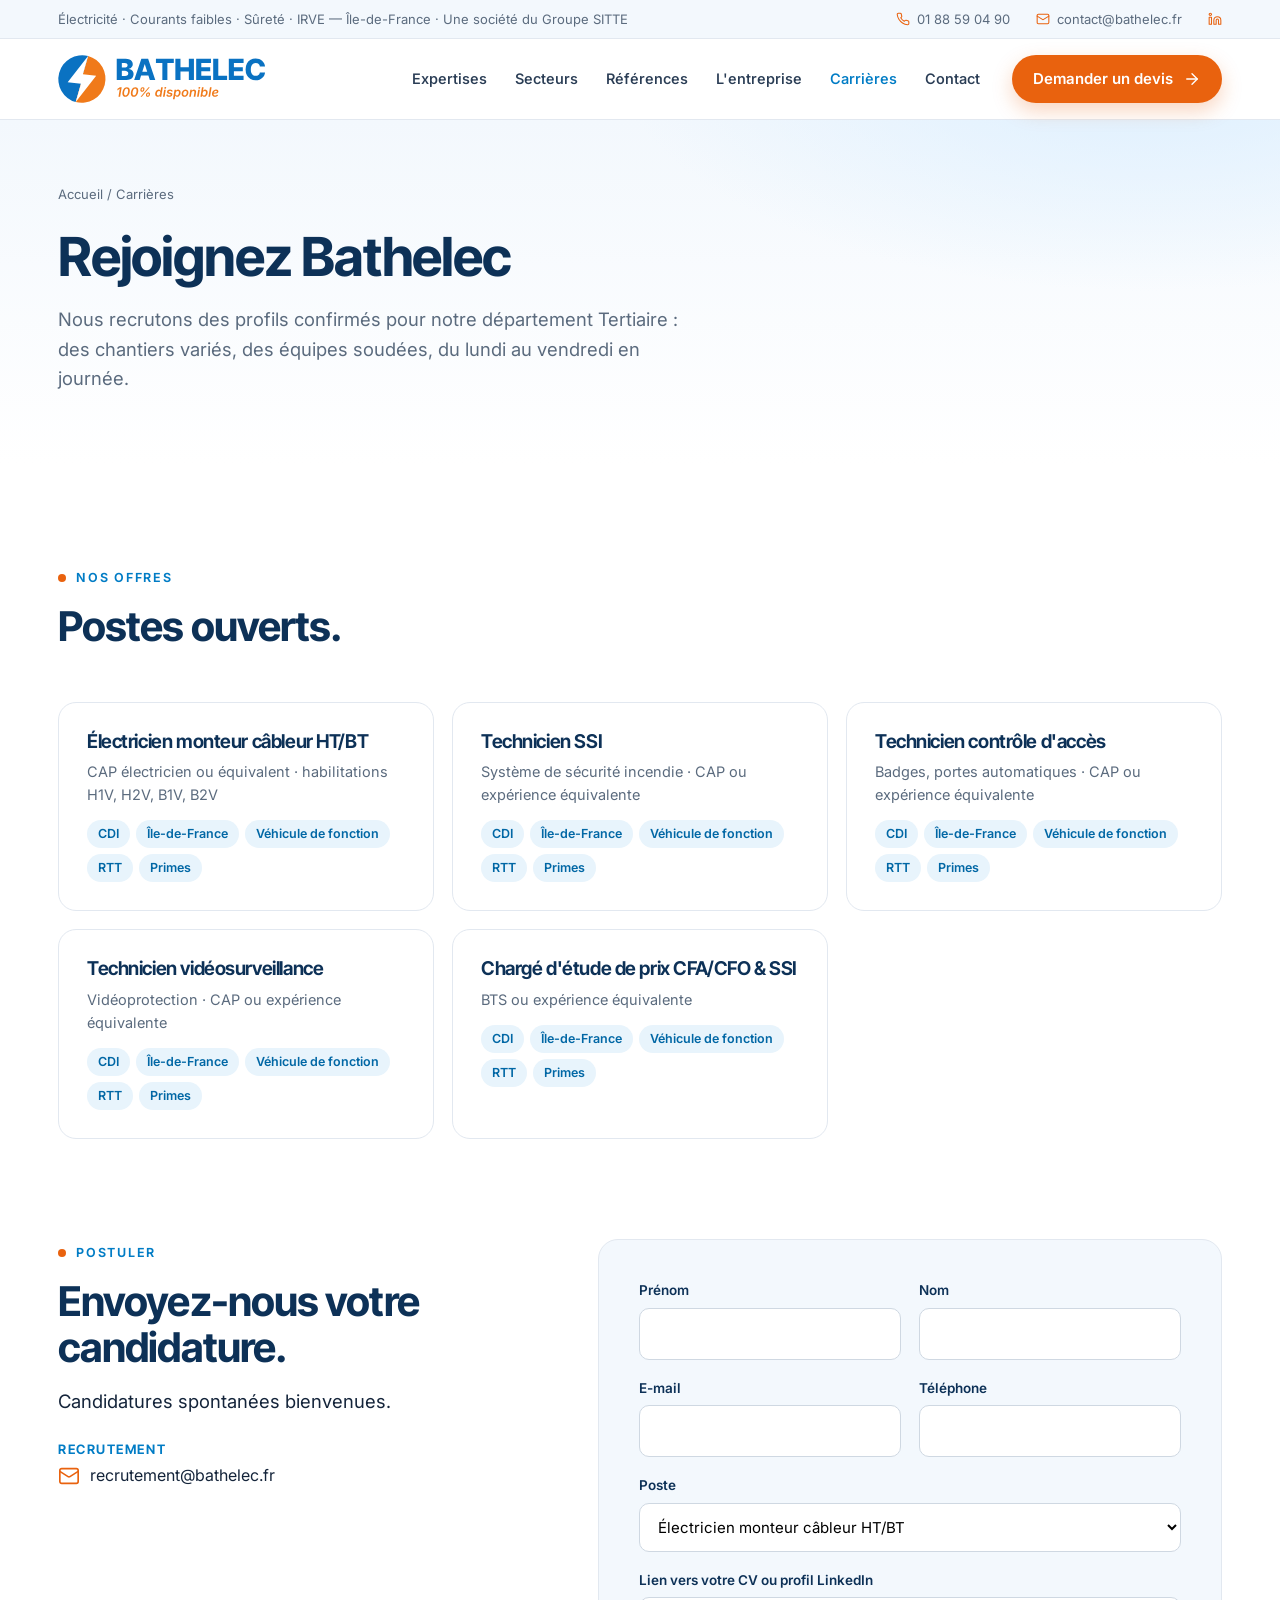
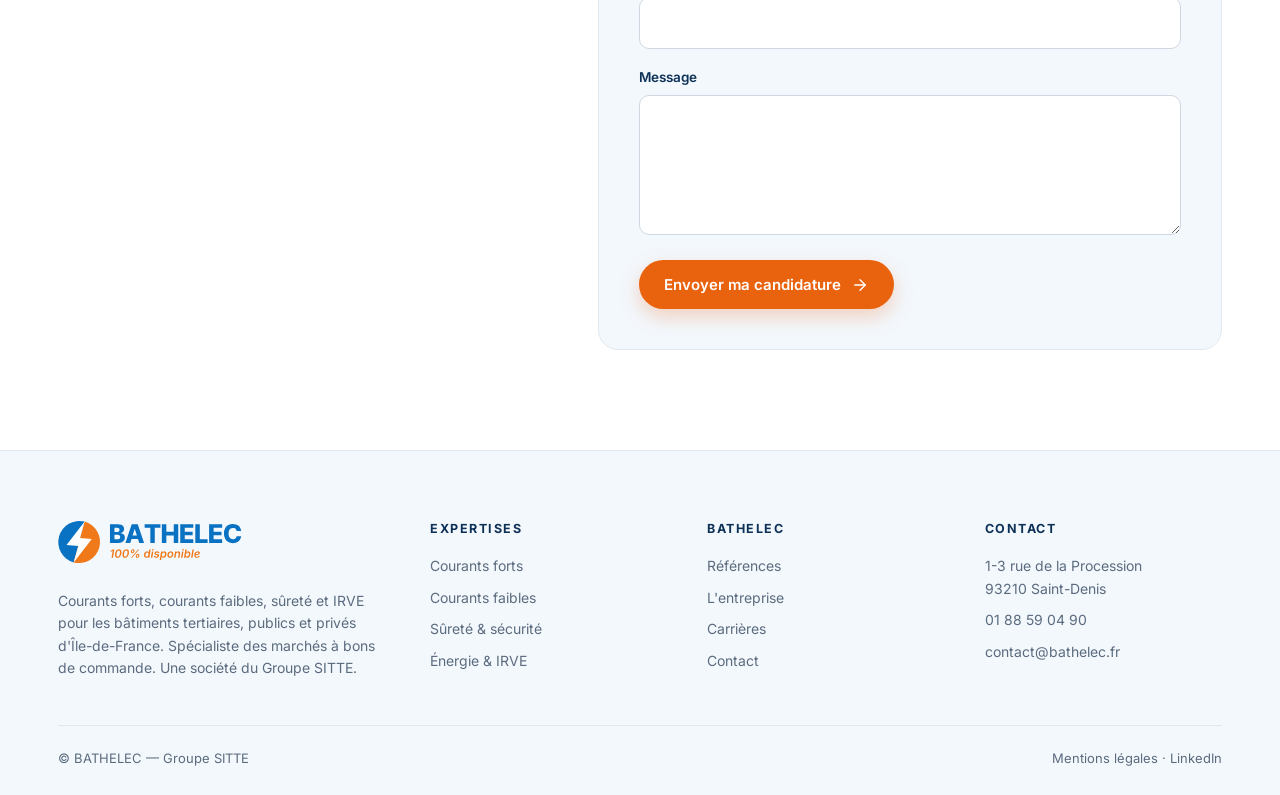
<file: carrieres.html>
<!DOCTYPE html>
<html lang="fr"><head>
<meta charset="utf-8"><meta name="viewport" content="width=device-width,initial-scale=1">
<title>Carrières | BATHELEC</title>
<meta name="description" content="Rejoignez Bathelec : électriciens HT/BT, techniciens SSI, contrôle d&#x27;accès, vidéosurveillance, chargés d&#x27;étude de prix en Île-de-France.">
<link rel="canonical" href="https://www.bathelec.fr/carrieres.html">
<meta property="og:type" content="website"><meta property="og:title" content="Carrières | BATHELEC"><meta property="og:description" content="Rejoignez Bathelec : électriciens HT/BT, techniciens SSI, contrôle d&#x27;accès, vidéosurveillance, chargés d&#x27;étude de prix en Île-de-France.">
<meta property="og:image" content="https://www.bathelec.fr/img/og.jpg"><meta property="og:url" content="https://www.bathelec.fr/carrieres.html"><meta property="og:locale" content="fr_FR">
<link rel="icon" type="image/svg+xml" href="img/favicon.svg"><link rel="icon" type="image/png" href="img/favicon.png"><link rel="apple-touch-icon" href="img/apple-touch-icon.png">
<link rel="preconnect" href="https://fonts.googleapis.com"><link rel="preconnect" href="https://fonts.gstatic.com" crossorigin>
<link href="https://fonts.googleapis.com/css2?family=Inter:wght@400;500;600;700&family=Inter+Tight:wght@600;700;800&display=swap" rel="stylesheet">
<link rel="stylesheet" href="assets/style.css">
<script type="application/ld+json">{"@context": "https://schema.org", "@type": "Electrician", "name": "BATHELEC", "url": "https://www.bathelec.fr", "telephone": "+33 1 88 59 04 90", "email": "contact@bathelec.fr", "logo": "https://www.bathelec.fr/img/logo.png", "address": {"@type": "PostalAddress", "streetAddress": "1-3 rue de la Procession", "postalCode": "93210", "addressLocality": "Saint-Denis", "addressCountry": "FR"}, "areaServed": "Île-de-France", "parentOrganization": {"@type": "Organization", "name": "Groupe SITTE"}}</script>
</head><body>
<div class="top"><div class="wrap"><span class="hide-m">Électricité · Courants faibles · Sûreté · IRVE — Île-de-France · Une société du Groupe SITTE</span>
<div class="r"><a href="tel:+33188590490"><svg class="ic" viewBox="0 0 24 24" fill="none" stroke="currentColor" stroke-width="1.8" stroke-linecap="round" stroke-linejoin="round" aria-hidden="true"><path d="M22 16.92v3a2 2 0 0 1-2.18 2 19.79 19.79 0 0 1-8.63-3.07 19.5 19.5 0 0 1-6-6 19.79 19.79 0 0 1-3.07-8.67A2 2 0 0 1 4.11 2h3a2 2 0 0 1 2 1.72c.13.96.36 1.9.7 2.81a2 2 0 0 1-.45 2.11L8.09 9.91a16 16 0 0 0 6 6l1.27-1.27a2 2 0 0 1 2.11-.45c.91.34 1.85.57 2.81.7A2 2 0 0 1 22 16.92z"/></svg>01 88 59 04 90</a><a href="mailto:contact@bathelec.fr"><svg class="ic" viewBox="0 0 24 24" fill="none" stroke="currentColor" stroke-width="1.8" stroke-linecap="round" stroke-linejoin="round" aria-hidden="true"><rect width="20" height="16" x="2" y="4" rx="2"/><path d="m22 7-8.97 5.7a1.94 1.94 0 0 1-2.06 0L2 7"/></svg>contact@bathelec.fr</a><a href="https://fr.linkedin.com/company/bathelec" target="_blank" rel="noopener" aria-label="LinkedIn"><svg class="ic" viewBox="0 0 24 24" fill="none" stroke="currentColor" stroke-width="1.8" stroke-linecap="round" stroke-linejoin="round" aria-hidden="true"><path d="M16 8a6 6 0 0 1 6 6v7h-4v-7a2 2 0 0 0-2-2 2 2 0 0 0-2 2v7h-4v-7a6 6 0 0 1 6-6z"/><rect width="4" height="12" x="2" y="9"/><circle cx="4" cy="4" r="2"/></svg></a></div></div></div>
<header class="h"><div class="wrap">
<a class="brand" href="index.html" aria-label="BATHELEC, accueil"><svg class="logo-anim" xmlns="http://www.w3.org/2000/svg" viewBox="0 0 605 150" width="605" height="150" role="img" aria-label="BATHELEC, 100% disponible"><g class="spin"><g transform="translate(0 6) scale(2.875)"><path d="M30.21 0.82 L24.95 19.33 L23.05 28.67 L17.79 47.18 A24 24 0 0 1 30.21 0.82 Z" fill="#0A72C2"/><path d="M30.21 0.82 L24.95 19.33 L23.05 28.67 L17.79 47.18 A24 24 0 0 0 30.21 0.82 Z" fill="#F07A1A"/><path d="M30.21 0.82 L9.69 27.30 L23.05 28.67 L17.79 47.18 L38.31 20.70 L24.95 19.33 Z" fill="#FFFFFF"/></g></g><path d="M169.4453125 78.0V16.88671875H194.916015625Q201.765625 16.88671875 206.400390625 18.8349609375Q211.03515625 20.783203125 213.373046875 24.26953125Q215.7109375 27.755859375 215.7109375 32.349609375Q215.7109375 35.8359375 214.2548828125 38.5634765625Q212.798828125 41.291015625 210.2353515625 43.095703125Q207.671875 44.900390625 204.30859375 45.59765625V46.25390625Q208.0 46.376953125 211.1376953125 48.2021484375Q214.275390625 50.02734375 216.1826171875 53.267578125Q218.08984375 56.5078125 218.08984375 60.896484375Q218.08984375 65.818359375 215.6083984375 69.6943359375Q213.126953125 73.5703125 208.3896484375 75.78515625Q203.65234375 78.0 196.884765625 78.0ZM184.169921875 66.10546875H193.357421875Q198.115234375 66.10546875 200.412109375 64.259765625Q202.708984375 62.4140625 202.708984375 59.21484375Q202.708984375 56.8359375 201.6015625 55.11328125Q200.494140625 53.390625 198.4638671875 52.447265625Q196.43359375 51.50390625 193.64453125 51.50390625H184.169921875ZM184.169921875 42.029296875H192.373046875Q194.79296875 42.029296875 196.6591796875 41.208984375Q198.525390625 40.388671875 199.591796875 38.8916015625Q200.658203125 37.39453125 200.658203125 35.220703125Q200.658203125 32.185546875 198.484375 30.4013671875Q196.310546875 28.6171875 192.619140625 28.6171875H184.169921875ZM235.63468749999998 78.0H219.76164062499998L240.43351562499998 16.88671875H260.038984375L280.66984375 78.0H264.8378125L260.81828125 65.162109375H239.65421874999998ZM257.2909375 53.923828125 250.48234374999998 32.267578125H249.99015624999998L243.18156249999998 53.923828125ZM282.50570312499997 28.904296875V16.88671875H334.10335937499997V28.904296875H315.56429687499997V78.0H301.04476562499997V28.904296875ZM338.60523437499995 78.0V16.88671875H353.32984374999995V41.4140625H377.44703124999995V16.88671875H392.17164062499995V78.0H377.44703124999995V53.431640625H353.32984374999995V78.0ZM398.64226562499994 78.0V16.88671875H441.25749999999994V28.904296875H413.36687499999994V41.25H439.04265624999994V52.98046875H413.36687499999994V65.982421875H441.21648437499994V78.0ZM447.6871093749999 78.0V16.88671875H462.4117187499999V65.982421875H487.8824218749999V78.0ZM492.7534374999999 78.0V16.88671875H535.3686718749999V28.904296875H507.4780468749999V41.25H533.1538281249999V52.98046875H507.4780468749999V65.982421875H535.3276562499999V78.0ZM570.0990625 78.8203125Q561.81390625 78.8203125 555.2719140625 75.169921875Q548.729921875 71.51953125 544.9359765625 64.5263671875Q541.14203125 57.533203125 541.14203125 47.484375Q541.14203125 37.39453125 544.9769921875 30.3603515625Q548.811953125 23.326171875 555.3949609375 19.6962890625Q561.97796875 16.06640625 570.0990625 16.06640625Q575.636171875 16.06640625 580.35296875 17.6044921875Q585.069765625 19.142578125 588.6586328125 22.095703125Q592.2475 25.048828125 594.46234375 29.314453125Q596.6771875 33.580078125 597.25140625 39.076171875H582.32171875Q582.034609375 36.779296875 581.1117578125 34.9130859375Q580.18890625 33.046875 578.6508203125 31.734375Q577.112734375 30.421875 575.061953125 29.7041015625Q573.011171875 28.986328125 570.468203125 28.986328125Q566.038515625 28.986328125 562.839296875 31.1806640625Q559.640078125 33.375 557.917421875 37.4970703125Q556.194765625 41.619140625 556.194765625 47.484375Q556.194765625 53.513671875 557.9379296875 57.6357421875Q559.68109375 61.7578125 562.8598046875 63.8291015625Q566.038515625 65.900390625 570.4271875 65.900390625Q572.847109375 65.900390625 574.856875 65.2646484375Q576.866640625 64.62890625 578.4047265625 63.4189453125Q579.9428125 62.208984375 580.9476953125 60.4658203125Q581.952578125 58.72265625 582.32171875 56.5078125H597.25140625Q596.84125 60.568359375 594.913515625 64.546875Q592.98578125 68.525390625 589.5609765625 71.7451171875Q586.136171875 74.96484375 581.2553125 76.892578125Q576.374453125 78.8203125 570.0990625 78.8203125Z" fill="#0A72C2"/><path d="M183.73583984375 99.0810546875 179.2734375 126.0H174.50390625L178.24365234375 103.380859375H178.06298828125L171.03515625 107.8974609375L171.7939453125 103.30859375L178.42431640625 99.0810546875ZM194.14208984375 126.361328125Q190.8720703125 126.361328125 188.83056640625 124.726318359375Q186.7890625 123.09130859375 186.075439453125 120.010986328125Q185.36181640625 116.9306640625 186.08447265625 112.55859375Q186.80712890625 108.1865234375 188.550537109375 105.088134765625Q190.2939453125 101.98974609375 192.87744140625 100.354736328125Q195.4609375 98.7197265625 198.712890625 98.7197265625Q201.94677734375 98.7197265625 203.997314453125 100.354736328125Q206.0478515625 101.98974609375 206.7705078125 105.070068359375Q207.4931640625 108.150390625 206.7705078125 112.5224609375Q206.0478515625 116.9306640625 204.3134765625 120.02001953125Q202.5791015625 123.109375 199.99560546875 124.7353515625Q197.412109375 126.361328125 194.14208984375 126.361328125ZM194.810546875 122.314453125Q196.5810546875 122.314453125 197.999267578125 121.158203125Q199.41748046875 120.001953125 200.4111328125 117.81591796875Q201.40478515625 115.6298828125 201.91064453125 112.5224609375Q202.4345703125 109.451171875 202.16357421875 107.26513671875Q201.892578125 105.0791015625 200.86279296875 103.913818359375Q199.8330078125 102.74853515625 198.04443359375 102.74853515625Q196.31005859375 102.74853515625 194.891845703125 103.88671875Q193.4736328125 105.02490234375 192.4619140625 107.2109375Q191.4501953125 109.39697265625 190.92626953125 112.57666015625Q190.42041015625 115.666015625 190.69140625 117.843017578125Q190.96240234375 120.02001953125 192.001220703125 121.167236328125Q193.0400390625 122.314453125 194.810546875 122.314453125ZM218.53173828125 126.361328125Q215.26171875 126.361328125 213.22021484375 124.726318359375Q211.1787109375 123.09130859375 210.465087890625 120.010986328125Q209.75146484375 116.9306640625 210.47412109375 112.55859375Q211.19677734375 108.1865234375 212.940185546875 105.088134765625Q214.68359375 101.98974609375 217.26708984375 100.354736328125Q219.8505859375 98.7197265625 223.1025390625 98.7197265625Q226.33642578125 98.7197265625 228.386962890625 100.354736328125Q230.4375 101.98974609375 231.16015625 105.070068359375Q231.8828125 108.150390625 231.16015625 112.5224609375Q230.4375 116.9306640625 228.703125 120.02001953125Q226.96875 123.109375 224.38525390625 124.7353515625Q221.8017578125 126.361328125 218.53173828125 126.361328125ZM219.2001953125 122.314453125Q220.970703125 122.314453125 222.388916015625 121.158203125Q223.80712890625 120.001953125 224.80078125 117.81591796875Q225.79443359375 115.6298828125 226.30029296875 112.5224609375Q226.82421875 109.451171875 226.55322265625 107.26513671875Q226.2822265625 105.0791015625 225.25244140625 103.913818359375Q224.22265625 102.74853515625 222.43408203125 102.74853515625Q220.69970703125 102.74853515625 219.281494140625 103.88671875Q217.86328125 105.02490234375 216.8515625 107.2109375Q215.83984375 109.39697265625 215.31591796875 112.57666015625Q214.81005859375 115.666015625 215.0810546875 117.843017578125Q215.35205078125 120.02001953125 216.390869140625 121.167236328125Q217.4296875 122.314453125 219.2001953125 122.314453125ZM242.45166015625 111.619140625Q240.5908203125 111.619140625 239.45263671875 110.82421875Q238.314453125 110.029296875 237.89892578125 108.71044921875Q237.4833984375 107.3916015625 237.736328125 105.837890625L237.97119140625 104.4287109375Q238.22412109375 102.875 239.109375 101.55615234375Q239.99462890625 100.2373046875 241.394775390625 99.4423828125Q242.794921875 98.6474609375 244.6015625 98.6474609375Q246.48046875 98.6474609375 247.609619140625 99.4423828125Q248.73876953125 100.2373046875 249.154296875 101.55615234375Q249.56982421875 102.875 249.31689453125 104.4287109375L249.08203125 105.837890625Q248.8291015625 107.3916015625 247.9619140625 108.71044921875Q247.0947265625 110.029296875 245.694580078125 110.82421875Q244.29443359375 111.619140625 242.45166015625 111.619140625ZM242.939453125 108.6201171875Q244.2041015625 108.6201171875 244.83642578125 107.761962890625Q245.46875 106.90380859375 245.63134765625 105.837890625L245.8662109375 104.4287109375Q246.046875 103.36279296875 245.7216796875 102.49560546875Q245.396484375 101.62841796875 244.095703125 101.62841796875Q242.88525390625 101.62841796875 242.225830078125 102.504638671875Q241.56640625 103.380859375 241.40380859375 104.4287109375L241.1689453125 105.837890625Q240.98828125 106.90380859375 241.340576171875 107.761962890625Q241.69287109375 108.6201171875 242.939453125 108.6201171875ZM258.56689453125 126.48779296875Q256.7060546875 126.48779296875 255.56787109375 125.69287109375Q254.4296875 124.89794921875 254.01416015625 123.5791015625Q253.5986328125 122.26025390625 253.8515625 120.70654296875L254.08642578125 119.29736328125Q254.33935546875 117.74365234375 255.215576171875 116.4248046875Q256.091796875 115.10595703125 257.5009765625 114.31103515625Q258.91015625 113.51611328125 260.716796875 113.51611328125Q262.595703125 113.51611328125 263.724853515625 114.31103515625Q264.85400390625 115.10595703125 265.26953125 116.4248046875Q265.68505859375 117.74365234375 265.4140625 119.29736328125L265.17919921875 120.70654296875Q264.9443359375 122.2783203125 264.0771484375 123.588134765625Q263.2099609375 124.89794921875 261.809814453125 125.69287109375Q260.40966796875 126.48779296875 258.56689453125 126.48779296875ZM259.0546875 123.48876953125Q260.3193359375 123.48876953125 260.95166015625 122.630615234375Q261.583984375 121.7724609375 261.74658203125 120.70654296875L261.9814453125 119.29736328125Q262.162109375 118.2314453125 261.8369140625 117.3642578125Q261.51171875 116.4970703125 260.2109375 116.4970703125Q259.00048828125 116.4970703125 258.341064453125 117.373291015625Q257.681640625 118.24951171875 257.51904296875 119.29736328125L257.2841796875 120.70654296875Q257.103515625 121.7724609375 257.455810546875 122.630615234375Q257.80810546875 123.48876953125 259.0546875 123.48876953125ZM238.2421875 126.0 261.20458984375 99.0810546875H264.7275390625L241.76513671875 126.0ZM287.40087890625 126.361328125Q284.2392578125 126.361328125 282.297119140625 124.256591796875Q280.35498046875 122.15185546875 280.35498046875 118.32177734375Q280.35498046875 115.955078125 281.014404296875 113.687744140625Q281.673828125 111.42041015625 282.95654296875 109.57763671875Q284.2392578125 107.73486328125 286.091064453125 106.641845703125Q287.94287109375 105.548828125 290.3095703125 105.548828125Q292.17041015625 105.548828125 293.2724609375 106.172119140625Q294.37451171875 106.79541015625 294.9345703125 107.671630859375Q295.49462890625 108.5478515625 295.7294921875 109.28857421875H295.92822265625L297.62646484375 99.0810546875H302.32373046875L297.861328125 126.0H293.25439453125L293.814453125 122.80224609375H293.525390625Q293.03759765625 123.615234375 292.24267578125 124.4462890625Q291.44775390625 125.27734375 290.264404296875 125.8193359375Q289.0810546875 126.361328125 287.40087890625 126.361328125ZM288.7919921875 122.4951171875Q290.36376953125 122.4951171875 291.547119140625 121.709228515625Q292.73046875 120.92333984375 293.534423828125 119.62255859375Q294.33837890625 118.32177734375 294.744873046875 116.7861328125Q295.1513671875 115.25048828125 295.1513671875 113.7509765625Q295.1513671875 111.74560546875 294.239013671875 110.580322265625Q293.32666015625 109.4150390625 291.48388671875 109.4150390625Q289.912109375 109.4150390625 288.728759765625 110.19189453125Q287.54541015625 110.96875 286.75048828125 112.25146484375Q285.95556640625 113.5341796875 285.549072265625 115.0517578125Q285.142578125 116.5693359375 285.142578125 118.05078125Q285.142578125 120.0380859375 286.036865234375 121.2666015625Q286.93115234375 122.4951171875 288.7919921875 122.4951171875ZM302.86572265625 126.0 306.2080078125 105.8017578125H310.9052734375L307.56298828125 126.0ZM309.0263671875 102.947265625Q307.90625 102.947265625 307.228759765625 102.1884765625Q306.55126953125 101.4296875 306.73193359375 100.36376953125Q306.89453125 99.2978515625 307.833984375 98.548095703125Q308.7734375 97.79833984375 309.8935546875 97.79833984375Q311.03173828125 97.79833984375 311.709228515625 98.548095703125Q312.38671875 99.2978515625 312.2060546875 100.36376953125Q312.025390625 101.4296875 311.094970703125 102.1884765625Q310.16455078125 102.947265625 309.0263671875 102.947265625ZM320.35400390625 126.41552734375Q318.04150390625 126.41552734375 316.34326171875 125.7470703125Q314.64501953125 125.07861328125 313.678466796875 123.841064453125Q312.7119140625 122.603515625 312.5673828125 120.88720703125Q312.5673828125 120.77880859375 312.558349609375 120.697509765625Q312.54931640625 120.6162109375 312.54931640625 120.52587890625L316.9755859375 120.02001953125Q317.1201171875 121.50146484375 317.9873046875 122.160888671875Q318.8544921875 122.8203125 320.53466796875 122.8203125Q321.69091796875 122.8203125 322.66650390625 122.47705078125Q323.64208984375 122.1337890625 324.2744140625 121.546630859375Q324.90673828125 120.95947265625 324.9970703125 120.1826171875Q325.08740234375 119.40576171875 324.5634765625 118.872802734375Q324.03955078125 118.33984375 322.7568359375 118.06884765625L319.4326171875 117.328125Q316.794921875 116.7138671875 315.575439453125 115.3046875Q314.35595703125 113.8955078125 314.57275390625 111.763671875Q314.771484375 109.8125 316.009033203125 108.42138671875Q317.24658203125 107.0302734375 319.19775390625 106.28955078125Q321.14892578125 105.548828125 323.46142578125 105.548828125Q326.8037109375 105.548828125 328.6103515625 106.894775390625Q330.4169921875 108.24072265625 330.7421875 110.40869140625Q330.7783203125 110.51708984375 330.805419921875 110.652587890625Q330.83251953125 110.7880859375 330.8505859375 110.91455078125L326.64111328125 111.42041015625Q326.46044921875 110.37255859375 325.746826171875 109.713134765625Q325.033203125 109.0537109375 323.46142578125 109.0537109375Q322.44970703125 109.0537109375 321.5283203125 109.37890625Q320.60693359375 109.7041015625 319.99267578125 110.273193359375Q319.37841796875 110.84228515625 319.2880859375 111.6552734375Q319.16162109375 112.4501953125 319.694580078125 112.965087890625Q320.2275390625 113.47998046875 321.65478515625 113.80517578125L324.9609375 114.52783203125Q327.61669921875 115.10595703125 328.84521484375 116.4609375Q330.07373046875 117.81591796875 329.8388671875 119.8935546875Q329.6943359375 121.39306640625 328.8994140625 122.594482421875Q328.1044921875 123.7958984375 326.8037109375 124.654052734375Q325.5029296875 125.51220703125 323.849853515625 125.9638671875Q322.19677734375 126.41552734375 320.35400390625 126.41552734375ZM331.609375 133.5517578125 336.21630859375 105.8017578125H340.80517578125L340.22705078125 109.14404296875H340.3896484375Q340.87744140625 108.38525390625 341.681396484375 107.545166015625Q342.4853515625 106.705078125 343.704833984375 106.126953125Q344.92431640625 105.548828125 346.65869140625 105.548828125Q348.736328125 105.548828125 350.317138671875 106.47021484375Q351.89794921875 107.3916015625 352.80126953125 109.18017578125Q353.70458984375 110.96875 353.70458984375 113.5703125Q353.70458984375 115.79248046875 353.072265625 118.05078125Q352.43994140625 120.30908203125 351.193359375 122.18798828125Q349.94677734375 124.06689453125 348.076904296875 125.214111328125Q346.20703125 126.361328125 343.73193359375 126.361328125Q341.92529296875 126.361328125 340.832275390625 125.7470703125Q339.7392578125 125.1328125 339.17919921875 124.265625Q338.619140625 123.3984375 338.3662109375 122.67578125H338.09521484375L336.306640625 133.5517578125ZM342.5576171875 122.4951171875Q344.18359375 122.4951171875 345.3759765625 121.673095703125Q346.568359375 120.85107421875 347.36328125 119.5322265625Q348.158203125 118.21337890625 348.546630859375 116.69580078125Q348.93505859375 115.17822265625 348.93505859375 113.80517578125Q348.93505859375 111.81787109375 348.040771484375 110.616455078125Q347.146484375 109.4150390625 345.267578125 109.4150390625Q343.69580078125 109.4150390625 342.50341796875 110.19189453125Q341.31103515625 110.96875 340.51611328125 112.242431640625Q339.72119140625 113.51611328125 339.32373046875 115.042724609375Q338.92626953125 116.5693359375 338.92626953125 118.06884765625Q338.92626953125 120.1103515625 339.838623046875 121.302734375Q340.7509765625 122.4951171875 342.5576171875 122.4951171875ZM364.94189453125 126.41552734375Q362.30419921875 126.41552734375 360.443359375 125.376708984375Q358.58251953125 124.337890625 357.5888671875 122.449951171875Q356.59521484375 120.56201171875 356.59521484375 118.03271484375Q356.59521484375 115.61181640625 357.363037109375 113.37158203125Q358.130859375 111.13134765625 359.585205078125 109.369873046875Q361.03955078125 107.6083984375 363.126220703125 106.57861328125Q365.212890625 105.548828125 367.8505859375 105.548828125Q370.48828125 105.548828125 372.358154296875 106.57861328125Q374.22802734375 107.6083984375 375.2216796875 109.496337890625Q376.21533203125 111.38427734375 376.21533203125 113.931640625Q376.21533203125 116.37060546875 375.447509765625 118.61083984375Q374.6796875 120.85107421875 373.21630859375 122.612548828125Q371.7529296875 124.3740234375 369.666259765625 125.394775390625Q367.57958984375 126.41552734375 364.94189453125 126.41552734375ZM365.08642578125 122.603515625Q366.71240234375 122.603515625 367.9228515625 121.7724609375Q369.13330078125 120.94140625 369.919189453125 119.62255859375Q370.705078125 118.3037109375 371.093505859375 116.777099609375Q371.48193359375 115.25048828125 371.48193359375 113.859375Q371.48193359375 112.54052734375 371.075439453125 111.52880859375Q370.6689453125 110.51708984375 369.837890625 109.93896484375Q369.0068359375 109.36083984375 367.7060546875 109.36083984375Q366.080078125 109.36083984375 364.86962890625 110.182861328125Q363.6591796875 111.0048828125 362.873291015625 112.32373046875Q362.08740234375 113.642578125 361.698974609375 115.169189453125Q361.310546875 116.69580078125 361.310546875 118.10498046875Q361.310546875 120.07421875 362.23193359375 121.3388671875Q363.1533203125 122.603515625 365.08642578125 122.603515625ZM385.14013671875 114.3291015625 383.18896484375 126.0H378.49169921875L381.85205078125 105.8017578125H386.29638671875L385.736328125 109.54150390625Q386.80224609375 107.77099609375 388.193359375 106.79541015625Q389.98193359375 105.548828125 392.36669921875 105.548828125Q394.5166015625 105.548828125 395.97998046875 106.479248046875Q397.443359375 107.40966796875 398.066650390625 109.14404296875Q398.68994140625 110.87841796875 398.2744140625 113.3173828125L396.16064453125 126.0H391.46337890625L393.5048828125 113.73291015625Q393.8662109375 111.67333984375 392.989990234375 110.607421875Q392.11376953125 109.54150390625 390.37939453125 109.54150390625Q389.07861328125 109.54150390625 387.9765625 110.11962890625Q386.87451171875 110.69775390625 386.124755859375 111.772705078125Q385.375 112.84765625 385.14013671875 114.3291015625ZM401.1650390625 126.0 404.50732421875 105.8017578125H409.20458984375L405.8623046875 126.0ZM407.32568359375 102.947265625Q406.20556640625 102.947265625 405.528076171875 102.1884765625Q404.8505859375 101.4296875 405.03125 100.36376953125Q405.19384765625 99.2978515625 406.13330078125 98.548095703125Q407.07275390625 97.79833984375 408.19287109375 97.79833984375Q409.3310546875 97.79833984375 410.008544921875 98.548095703125Q410.68603515625 99.2978515625 410.50537109375 100.36376953125Q410.32470703125 101.4296875 409.394287109375 102.1884765625Q408.4638671875 102.947265625 407.32568359375 102.947265625ZM421.724609375 126.361328125Q419.93603515625 126.361328125 418.833984375 125.76513671875Q417.73193359375 125.1689453125 417.15380859375 124.31982421875Q416.57568359375 123.470703125 416.3046875 122.72998046875H416.015625L415.4375 126.0H410.8486328125L415.31103515625 99.0810546875H420.00830078125L418.31005859375 109.14404296875H418.544921875Q419.05078125 108.38525390625 419.8095703125 107.545166015625Q420.568359375 106.705078125 421.74267578125 106.126953125Q422.9169921875 105.548828125 424.6513671875 105.548828125Q426.72900390625 105.548828125 428.309814453125 106.47021484375Q429.890625 107.3916015625 430.7939453125 109.18017578125Q431.697265625 110.96875 431.697265625 113.5703125Q431.697265625 115.79248046875 431.06494140625 118.05078125Q430.4326171875 120.30908203125 429.18603515625 122.18798828125Q427.939453125 124.06689453125 426.069580078125 125.214111328125Q424.19970703125 126.361328125 421.724609375 126.361328125ZM420.55029296875 122.4951171875Q422.17626953125 122.4951171875 423.36865234375 121.673095703125Q424.56103515625 120.85107421875 425.35595703125 119.5322265625Q426.15087890625 118.21337890625 426.539306640625 116.69580078125Q426.927734375 115.17822265625 426.927734375 113.80517578125Q426.927734375 111.81787109375 426.033447265625 110.616455078125Q425.13916015625 109.4150390625 423.26025390625 109.4150390625Q421.6884765625 109.4150390625 420.49609375 110.19189453125Q419.3037109375 110.96875 418.5087890625 112.242431640625Q417.7138671875 113.51611328125 417.31640625 115.042724609375Q416.9189453125 116.5693359375 416.9189453125 118.06884765625Q416.9189453125 120.1103515625 417.831298828125 121.302734375Q418.74365234375 122.4951171875 420.55029296875 122.4951171875ZM443.115234375 99.0810546875 438.65283203125 126.0H433.95556640625L438.41796875 99.0810546875ZM452.6904296875 126.43359375Q450.07080078125 126.43359375 448.173828125 125.448974609375Q446.27685546875 124.46435546875 445.26513671875 122.630615234375Q444.25341796875 120.796875 444.25341796875 118.2314453125Q444.25341796875 115.6298828125 445.093505859375 113.326416015625Q445.93359375 111.02294921875 447.478271484375 109.243408203125Q449.02294921875 107.4638671875 451.1005859375 106.4521484375Q453.17822265625 105.4404296875 455.6533203125 105.4404296875Q457.73095703125 105.4404296875 459.3388671875 106.135986328125Q460.94677734375 106.83154296875 461.8681640625 108.123291015625Q462.78955078125 109.4150390625 462.78955078125 111.185546875Q462.78955078125 113.01025390625 461.759765625 114.220703125Q460.72998046875 115.43115234375 458.679443359375 116.1357421875Q456.62890625 116.84033203125 453.57568359375 117.12939453125Q451.44384765625 117.34619140625 448.80615234375 117.41845703125Q448.77001953125 117.8701171875 448.77001953125 118.28564453125Q448.77001953125 119.5322265625 449.16748046875 120.552978515625Q449.56494140625 121.57373046875 450.50439453125 122.160888671875Q451.44384765625 122.748046875 453.015625 122.748046875Q454.69580078125 122.748046875 455.987548828125 122.04345703125Q457.279296875 121.3388671875 457.87548828125 120.09228515625L462.13916015625 120.81494140625Q461.109375 123.3623046875 458.589111328125 124.89794921875Q456.06884765625 126.43359375 452.6904296875 126.43359375ZM449.34814453125 114.41943359375Q451.208984375 114.38330078125 452.6181640625 114.29296875Q454.822265625 114.1484375 456.06884765625 113.80517578125Q457.3154296875 113.4619140625 457.830322265625 112.856689453125Q458.34521484375 112.25146484375 458.34521484375 111.34814453125Q458.34521484375 110.318359375 457.487060546875 109.72216796875Q456.62890625 109.1259765625 455.18359375 109.1259765625Q453.32275390625 109.1259765625 452.085205078125 110.056396484375Q450.84765625 110.98681640625 450.125 112.43212890625Q449.63720703125 113.3896484375 449.34814453125 114.41943359375Z" fill="#F07A1A"/><rect class="uline" x="166" y="137" width="300.5" height="4.5" rx="2.25" fill="#F07A1A"/></svg></a>
<nav class="m">
<div class="dd"><a href="index.html#expertises">Expertises</a><div class="menu"><a href="expertises/courants-forts.html"><svg class="ic" viewBox="0 0 24 24" fill="none" stroke="currentColor" stroke-width="1.8" stroke-linecap="round" stroke-linejoin="round" aria-hidden="true"><path d="M13 2 3 14h9l-1 8 10-12h-9l1-8z"/></svg><span>Courants forts<small>Colonnes montantes, TGBT, postes MT/BT, distribution et éclairage.</small></span></a><a href="expertises/courants-faibles.html"><svg class="ic" viewBox="0 0 24 24" fill="none" stroke="currentColor" stroke-width="1.8" stroke-linecap="round" stroke-linejoin="round" aria-hidden="true"><rect x="16" y="16" width="6" height="6" rx="1"/><rect x="2" y="16" width="6" height="6" rx="1"/><rect x="9" y="2" width="6" height="6" rx="1"/><path d="M5 16v-3a1 1 0 0 1 1-1h12a1 1 0 0 1 1 1v3"/><path d="M12 12V8"/></svg><span>Courants faibles<small>Câblage VDI, informatique, téléphonie, interphonie et visiophonie.</small></span></a><a href="expertises/surete-securite.html"><svg class="ic" viewBox="0 0 24 24" fill="none" stroke="currentColor" stroke-width="1.8" stroke-linecap="round" stroke-linejoin="round" aria-hidden="true"><path d="M20 13c0 5-3.5 7.5-7.66 8.95a1 1 0 0 1-.67-.01C7.5 20.5 4 18 4 13V6a1 1 0 0 1 1-1c2 0 4.5-1.2 6.24-2.72a1.17 1.17 0 0 1 1.52 0C14.51 3.81 17 5 19 5a1 1 0 0 1 1 1z"/><path d="m9 12 2 2 4-4"/></svg><span>Sûreté & sécurité<small>Contrôle d&#x27;accès, portes automatiques, vidéoprotection, SSI.</small></span></a><a href="expertises/energie-irve.html"><svg class="ic" viewBox="0 0 24 24" fill="none" stroke="currentColor" stroke-width="1.8" stroke-linecap="round" stroke-linejoin="round" aria-hidden="true"><path d="M12 22v-5"/><path d="M9 8V2"/><path d="M15 8V2"/><path d="M18 8v5a4 4 0 0 1-4 4h-4a4 4 0 0 1-4-4V8Z"/></svg><span>Énergie & IRVE<small>Bornes de recharge, puissance, raccordement et photovoltaïque.</small></span></a></div></div>
<a href="index.html#secteurs">Secteurs</a>
<a href="references.html">Références</a>
<a href="entreprise.html">L'entreprise</a>
<a href="carrieres.html" class="on">Carrières</a>
<a href="contact.html">Contact</a>
<a class="btn btn-o" href="contact.html#form">Demander un devis <svg class="ic" viewBox="0 0 24 24" fill="none" stroke="currentColor" stroke-width="1.8" stroke-linecap="round" stroke-linejoin="round" aria-hidden="true"><path d="M5 12h14"/><path d="m12 5 7 7-7 7"/></svg></a>
</nav>
<a class="callm" href="tel:+33188590490" aria-label="Appeler Bathelec"><svg class="ic" viewBox="0 0 24 24" fill="none" stroke="currentColor" stroke-width="1.8" stroke-linecap="round" stroke-linejoin="round" aria-hidden="true"><path d="M22 16.92v3a2 2 0 0 1-2.18 2 19.79 19.79 0 0 1-8.63-3.07 19.5 19.5 0 0 1-6-6 19.79 19.79 0 0 1-3.07-8.67A2 2 0 0 1 4.11 2h3a2 2 0 0 1 2 1.72c.13.96.36 1.9.7 2.81a2 2 0 0 1-.45 2.11L8.09 9.91a16 16 0 0 0 6 6l1.27-1.27a2 2 0 0 1 2.11-.45c.91.34 1.85.57 2.81.7A2 2 0 0 1 22 16.92z"/></svg></a>
<button class="burger" aria-label="Menu"><svg class="ic" viewBox="0 0 24 24" fill="none" stroke="currentColor" stroke-width="1.8" stroke-linecap="round" stroke-linejoin="round" aria-hidden="true"><line x1="4" x2="20" y1="6" y2="6"/><line x1="4" x2="20" y1="12" y2="12"/><line x1="4" x2="20" y1="18" y2="18"/></svg></button>
</div></header>
<main>
<section class="phero"><div class="bg" style="background-image:url(img/equipe.jpg)"></div><div class="wrap">
<div class="crumb"><a href="index.html">Accueil</a> / Carrières</div><h1>Rejoignez Bathelec</h1>
<p>Nous recrutons des profils confirmés pour notre département Tertiaire : des chantiers variés, des équipes soudées, du lundi au vendredi en journée.</p></div></section>
<section><div class="wrap"><div class="sec-head rv"><div><span class="kicker">Nos offres</span><h2>Postes ouverts.</h2></div></div>
<div class="jobs"><div class="job rv"><h3>Électricien monteur câbleur HT/BT</h3><p>CAP électricien ou équivalent · habilitations H1V, H2V, B1V, B2V</p><div class="tags"><span>CDI</span><span>Île-de-France</span><span>Véhicule de fonction</span><span>RTT</span><span>Primes</span></div></div><div class="job rv"><h3>Technicien SSI</h3><p>Système de sécurité incendie · CAP ou expérience équivalente</p><div class="tags"><span>CDI</span><span>Île-de-France</span><span>Véhicule de fonction</span><span>RTT</span><span>Primes</span></div></div><div class="job rv"><h3>Technicien contrôle d'accès</h3><p>Badges, portes automatiques · CAP ou expérience équivalente</p><div class="tags"><span>CDI</span><span>Île-de-France</span><span>Véhicule de fonction</span><span>RTT</span><span>Primes</span></div></div><div class="job rv"><h3>Technicien vidéosurveillance</h3><p>Vidéoprotection · CAP ou expérience équivalente</p><div class="tags"><span>CDI</span><span>Île-de-France</span><span>Véhicule de fonction</span><span>RTT</span><span>Primes</span></div></div><div class="job rv"><h3>Chargé d'étude de prix CFA/CFO & SSI</h3><p>BTS ou expérience équivalente</p><div class="tags"><span>CDI</span><span>Île-de-France</span><span>Véhicule de fonction</span><span>RTT</span><span>Primes</span></div></div></div></div></section>
<section style="padding-top:0" id="postuler"><div class="wrap cgrid">
<div class="info rv"><span class="kicker">Postuler</span><h2>Envoyez-nous votre candidature.</h2>
<p class="lead" style="margin-top:16px">Candidatures spontanées bienvenues.</p><h3>Recrutement</h3><a href="mailto:recrutement@bathelec.fr"><svg class="ic" viewBox="0 0 24 24" fill="none" stroke="currentColor" stroke-width="1.8" stroke-linecap="round" stroke-linejoin="round" aria-hidden="true"><rect width="20" height="16" x="2" y="4" rx="2"/><path d="m22 7-8.97 5.7a1.94 1.94 0 0 1-2.06 0L2 7"/></svg>recrutement@bathelec.fr</a></div>
<form class="f rv" action="https://formsubmit.co/recrutement@bathelec.fr" method="POST">
<input type="hidden" name="_subject" value="Candidature via bathelec.fr"><input type="hidden" name="_next" value="https://www.bathelec.fr/merci.html"><input type="hidden" name="_captcha" value="false"><input type="text" name="_honey" style="display:none">
<div><label>Prénom</label><input name="Prénom" required></div><div><label>Nom</label><input name="Nom" required></div>
<div><label>E-mail</label><input type="email" name="email" required></div><div><label>Téléphone</label><input name="Téléphone"></div>
<div class="full"><label>Poste</label><select name="Poste"><option>Électricien monteur câbleur HT/BT</option><option>Technicien SSI</option><option>Technicien contrôle d&#x27;accès</option><option>Technicien vidéosurveillance</option><option>Chargé d&#x27;étude de prix CFA/CFO &amp; SSI</option><option>Candidature spontanée</option></select></div>
<div class="full"><label>Lien vers votre CV ou profil LinkedIn</label><input name="CV"></div>
<div class="full"><label>Message</label><textarea name="Message"></textarea></div>
<div class="full"><button class="btn btn-o" type="submit">Envoyer ma candidature <svg class="ic" viewBox="0 0 24 24" fill="none" stroke="currentColor" stroke-width="1.8" stroke-linecap="round" stroke-linejoin="round" aria-hidden="true"><path d="M5 12h14"/><path d="m12 5 7 7-7 7"/></svg></button></div></form></div></section></main>
<footer><div class="wrap">
<div class="cols">
<div><a class="brand" href="index.html" aria-label="BATHELEC, accueil"><svg class="logo-anim" xmlns="http://www.w3.org/2000/svg" viewBox="0 0 605 150" width="605" height="150" role="img" aria-label="BATHELEC, 100% disponible"><g class="spin"><g transform="translate(0 6) scale(2.875)"><path d="M30.21 0.82 L24.95 19.33 L23.05 28.67 L17.79 47.18 A24 24 0 0 1 30.21 0.82 Z" fill="#0A72C2"/><path d="M30.21 0.82 L24.95 19.33 L23.05 28.67 L17.79 47.18 A24 24 0 0 0 30.21 0.82 Z" fill="#F07A1A"/><path d="M30.21 0.82 L9.69 27.30 L23.05 28.67 L17.79 47.18 L38.31 20.70 L24.95 19.33 Z" fill="#FFFFFF"/></g></g><path d="M169.4453125 78.0V16.88671875H194.916015625Q201.765625 16.88671875 206.400390625 18.8349609375Q211.03515625 20.783203125 213.373046875 24.26953125Q215.7109375 27.755859375 215.7109375 32.349609375Q215.7109375 35.8359375 214.2548828125 38.5634765625Q212.798828125 41.291015625 210.2353515625 43.095703125Q207.671875 44.900390625 204.30859375 45.59765625V46.25390625Q208.0 46.376953125 211.1376953125 48.2021484375Q214.275390625 50.02734375 216.1826171875 53.267578125Q218.08984375 56.5078125 218.08984375 60.896484375Q218.08984375 65.818359375 215.6083984375 69.6943359375Q213.126953125 73.5703125 208.3896484375 75.78515625Q203.65234375 78.0 196.884765625 78.0ZM184.169921875 66.10546875H193.357421875Q198.115234375 66.10546875 200.412109375 64.259765625Q202.708984375 62.4140625 202.708984375 59.21484375Q202.708984375 56.8359375 201.6015625 55.11328125Q200.494140625 53.390625 198.4638671875 52.447265625Q196.43359375 51.50390625 193.64453125 51.50390625H184.169921875ZM184.169921875 42.029296875H192.373046875Q194.79296875 42.029296875 196.6591796875 41.208984375Q198.525390625 40.388671875 199.591796875 38.8916015625Q200.658203125 37.39453125 200.658203125 35.220703125Q200.658203125 32.185546875 198.484375 30.4013671875Q196.310546875 28.6171875 192.619140625 28.6171875H184.169921875ZM235.63468749999998 78.0H219.76164062499998L240.43351562499998 16.88671875H260.038984375L280.66984375 78.0H264.8378125L260.81828125 65.162109375H239.65421874999998ZM257.2909375 53.923828125 250.48234374999998 32.267578125H249.99015624999998L243.18156249999998 53.923828125ZM282.50570312499997 28.904296875V16.88671875H334.10335937499997V28.904296875H315.56429687499997V78.0H301.04476562499997V28.904296875ZM338.60523437499995 78.0V16.88671875H353.32984374999995V41.4140625H377.44703124999995V16.88671875H392.17164062499995V78.0H377.44703124999995V53.431640625H353.32984374999995V78.0ZM398.64226562499994 78.0V16.88671875H441.25749999999994V28.904296875H413.36687499999994V41.25H439.04265624999994V52.98046875H413.36687499999994V65.982421875H441.21648437499994V78.0ZM447.6871093749999 78.0V16.88671875H462.4117187499999V65.982421875H487.8824218749999V78.0ZM492.7534374999999 78.0V16.88671875H535.3686718749999V28.904296875H507.4780468749999V41.25H533.1538281249999V52.98046875H507.4780468749999V65.982421875H535.3276562499999V78.0ZM570.0990625 78.8203125Q561.81390625 78.8203125 555.2719140625 75.169921875Q548.729921875 71.51953125 544.9359765625 64.5263671875Q541.14203125 57.533203125 541.14203125 47.484375Q541.14203125 37.39453125 544.9769921875 30.3603515625Q548.811953125 23.326171875 555.3949609375 19.6962890625Q561.97796875 16.06640625 570.0990625 16.06640625Q575.636171875 16.06640625 580.35296875 17.6044921875Q585.069765625 19.142578125 588.6586328125 22.095703125Q592.2475 25.048828125 594.46234375 29.314453125Q596.6771875 33.580078125 597.25140625 39.076171875H582.32171875Q582.034609375 36.779296875 581.1117578125 34.9130859375Q580.18890625 33.046875 578.6508203125 31.734375Q577.112734375 30.421875 575.061953125 29.7041015625Q573.011171875 28.986328125 570.468203125 28.986328125Q566.038515625 28.986328125 562.839296875 31.1806640625Q559.640078125 33.375 557.917421875 37.4970703125Q556.194765625 41.619140625 556.194765625 47.484375Q556.194765625 53.513671875 557.9379296875 57.6357421875Q559.68109375 61.7578125 562.8598046875 63.8291015625Q566.038515625 65.900390625 570.4271875 65.900390625Q572.847109375 65.900390625 574.856875 65.2646484375Q576.866640625 64.62890625 578.4047265625 63.4189453125Q579.9428125 62.208984375 580.9476953125 60.4658203125Q581.952578125 58.72265625 582.32171875 56.5078125H597.25140625Q596.84125 60.568359375 594.913515625 64.546875Q592.98578125 68.525390625 589.5609765625 71.7451171875Q586.136171875 74.96484375 581.2553125 76.892578125Q576.374453125 78.8203125 570.0990625 78.8203125Z" fill="#0A72C2"/><path d="M183.73583984375 99.0810546875 179.2734375 126.0H174.50390625L178.24365234375 103.380859375H178.06298828125L171.03515625 107.8974609375L171.7939453125 103.30859375L178.42431640625 99.0810546875ZM194.14208984375 126.361328125Q190.8720703125 126.361328125 188.83056640625 124.726318359375Q186.7890625 123.09130859375 186.075439453125 120.010986328125Q185.36181640625 116.9306640625 186.08447265625 112.55859375Q186.80712890625 108.1865234375 188.550537109375 105.088134765625Q190.2939453125 101.98974609375 192.87744140625 100.354736328125Q195.4609375 98.7197265625 198.712890625 98.7197265625Q201.94677734375 98.7197265625 203.997314453125 100.354736328125Q206.0478515625 101.98974609375 206.7705078125 105.070068359375Q207.4931640625 108.150390625 206.7705078125 112.5224609375Q206.0478515625 116.9306640625 204.3134765625 120.02001953125Q202.5791015625 123.109375 199.99560546875 124.7353515625Q197.412109375 126.361328125 194.14208984375 126.361328125ZM194.810546875 122.314453125Q196.5810546875 122.314453125 197.999267578125 121.158203125Q199.41748046875 120.001953125 200.4111328125 117.81591796875Q201.40478515625 115.6298828125 201.91064453125 112.5224609375Q202.4345703125 109.451171875 202.16357421875 107.26513671875Q201.892578125 105.0791015625 200.86279296875 103.913818359375Q199.8330078125 102.74853515625 198.04443359375 102.74853515625Q196.31005859375 102.74853515625 194.891845703125 103.88671875Q193.4736328125 105.02490234375 192.4619140625 107.2109375Q191.4501953125 109.39697265625 190.92626953125 112.57666015625Q190.42041015625 115.666015625 190.69140625 117.843017578125Q190.96240234375 120.02001953125 192.001220703125 121.167236328125Q193.0400390625 122.314453125 194.810546875 122.314453125ZM218.53173828125 126.361328125Q215.26171875 126.361328125 213.22021484375 124.726318359375Q211.1787109375 123.09130859375 210.465087890625 120.010986328125Q209.75146484375 116.9306640625 210.47412109375 112.55859375Q211.19677734375 108.1865234375 212.940185546875 105.088134765625Q214.68359375 101.98974609375 217.26708984375 100.354736328125Q219.8505859375 98.7197265625 223.1025390625 98.7197265625Q226.33642578125 98.7197265625 228.386962890625 100.354736328125Q230.4375 101.98974609375 231.16015625 105.070068359375Q231.8828125 108.150390625 231.16015625 112.5224609375Q230.4375 116.9306640625 228.703125 120.02001953125Q226.96875 123.109375 224.38525390625 124.7353515625Q221.8017578125 126.361328125 218.53173828125 126.361328125ZM219.2001953125 122.314453125Q220.970703125 122.314453125 222.388916015625 121.158203125Q223.80712890625 120.001953125 224.80078125 117.81591796875Q225.79443359375 115.6298828125 226.30029296875 112.5224609375Q226.82421875 109.451171875 226.55322265625 107.26513671875Q226.2822265625 105.0791015625 225.25244140625 103.913818359375Q224.22265625 102.74853515625 222.43408203125 102.74853515625Q220.69970703125 102.74853515625 219.281494140625 103.88671875Q217.86328125 105.02490234375 216.8515625 107.2109375Q215.83984375 109.39697265625 215.31591796875 112.57666015625Q214.81005859375 115.666015625 215.0810546875 117.843017578125Q215.35205078125 120.02001953125 216.390869140625 121.167236328125Q217.4296875 122.314453125 219.2001953125 122.314453125ZM242.45166015625 111.619140625Q240.5908203125 111.619140625 239.45263671875 110.82421875Q238.314453125 110.029296875 237.89892578125 108.71044921875Q237.4833984375 107.3916015625 237.736328125 105.837890625L237.97119140625 104.4287109375Q238.22412109375 102.875 239.109375 101.55615234375Q239.99462890625 100.2373046875 241.394775390625 99.4423828125Q242.794921875 98.6474609375 244.6015625 98.6474609375Q246.48046875 98.6474609375 247.609619140625 99.4423828125Q248.73876953125 100.2373046875 249.154296875 101.55615234375Q249.56982421875 102.875 249.31689453125 104.4287109375L249.08203125 105.837890625Q248.8291015625 107.3916015625 247.9619140625 108.71044921875Q247.0947265625 110.029296875 245.694580078125 110.82421875Q244.29443359375 111.619140625 242.45166015625 111.619140625ZM242.939453125 108.6201171875Q244.2041015625 108.6201171875 244.83642578125 107.761962890625Q245.46875 106.90380859375 245.63134765625 105.837890625L245.8662109375 104.4287109375Q246.046875 103.36279296875 245.7216796875 102.49560546875Q245.396484375 101.62841796875 244.095703125 101.62841796875Q242.88525390625 101.62841796875 242.225830078125 102.504638671875Q241.56640625 103.380859375 241.40380859375 104.4287109375L241.1689453125 105.837890625Q240.98828125 106.90380859375 241.340576171875 107.761962890625Q241.69287109375 108.6201171875 242.939453125 108.6201171875ZM258.56689453125 126.48779296875Q256.7060546875 126.48779296875 255.56787109375 125.69287109375Q254.4296875 124.89794921875 254.01416015625 123.5791015625Q253.5986328125 122.26025390625 253.8515625 120.70654296875L254.08642578125 119.29736328125Q254.33935546875 117.74365234375 255.215576171875 116.4248046875Q256.091796875 115.10595703125 257.5009765625 114.31103515625Q258.91015625 113.51611328125 260.716796875 113.51611328125Q262.595703125 113.51611328125 263.724853515625 114.31103515625Q264.85400390625 115.10595703125 265.26953125 116.4248046875Q265.68505859375 117.74365234375 265.4140625 119.29736328125L265.17919921875 120.70654296875Q264.9443359375 122.2783203125 264.0771484375 123.588134765625Q263.2099609375 124.89794921875 261.809814453125 125.69287109375Q260.40966796875 126.48779296875 258.56689453125 126.48779296875ZM259.0546875 123.48876953125Q260.3193359375 123.48876953125 260.95166015625 122.630615234375Q261.583984375 121.7724609375 261.74658203125 120.70654296875L261.9814453125 119.29736328125Q262.162109375 118.2314453125 261.8369140625 117.3642578125Q261.51171875 116.4970703125 260.2109375 116.4970703125Q259.00048828125 116.4970703125 258.341064453125 117.373291015625Q257.681640625 118.24951171875 257.51904296875 119.29736328125L257.2841796875 120.70654296875Q257.103515625 121.7724609375 257.455810546875 122.630615234375Q257.80810546875 123.48876953125 259.0546875 123.48876953125ZM238.2421875 126.0 261.20458984375 99.0810546875H264.7275390625L241.76513671875 126.0ZM287.40087890625 126.361328125Q284.2392578125 126.361328125 282.297119140625 124.256591796875Q280.35498046875 122.15185546875 280.35498046875 118.32177734375Q280.35498046875 115.955078125 281.014404296875 113.687744140625Q281.673828125 111.42041015625 282.95654296875 109.57763671875Q284.2392578125 107.73486328125 286.091064453125 106.641845703125Q287.94287109375 105.548828125 290.3095703125 105.548828125Q292.17041015625 105.548828125 293.2724609375 106.172119140625Q294.37451171875 106.79541015625 294.9345703125 107.671630859375Q295.49462890625 108.5478515625 295.7294921875 109.28857421875H295.92822265625L297.62646484375 99.0810546875H302.32373046875L297.861328125 126.0H293.25439453125L293.814453125 122.80224609375H293.525390625Q293.03759765625 123.615234375 292.24267578125 124.4462890625Q291.44775390625 125.27734375 290.264404296875 125.8193359375Q289.0810546875 126.361328125 287.40087890625 126.361328125ZM288.7919921875 122.4951171875Q290.36376953125 122.4951171875 291.547119140625 121.709228515625Q292.73046875 120.92333984375 293.534423828125 119.62255859375Q294.33837890625 118.32177734375 294.744873046875 116.7861328125Q295.1513671875 115.25048828125 295.1513671875 113.7509765625Q295.1513671875 111.74560546875 294.239013671875 110.580322265625Q293.32666015625 109.4150390625 291.48388671875 109.4150390625Q289.912109375 109.4150390625 288.728759765625 110.19189453125Q287.54541015625 110.96875 286.75048828125 112.25146484375Q285.95556640625 113.5341796875 285.549072265625 115.0517578125Q285.142578125 116.5693359375 285.142578125 118.05078125Q285.142578125 120.0380859375 286.036865234375 121.2666015625Q286.93115234375 122.4951171875 288.7919921875 122.4951171875ZM302.86572265625 126.0 306.2080078125 105.8017578125H310.9052734375L307.56298828125 126.0ZM309.0263671875 102.947265625Q307.90625 102.947265625 307.228759765625 102.1884765625Q306.55126953125 101.4296875 306.73193359375 100.36376953125Q306.89453125 99.2978515625 307.833984375 98.548095703125Q308.7734375 97.79833984375 309.8935546875 97.79833984375Q311.03173828125 97.79833984375 311.709228515625 98.548095703125Q312.38671875 99.2978515625 312.2060546875 100.36376953125Q312.025390625 101.4296875 311.094970703125 102.1884765625Q310.16455078125 102.947265625 309.0263671875 102.947265625ZM320.35400390625 126.41552734375Q318.04150390625 126.41552734375 316.34326171875 125.7470703125Q314.64501953125 125.07861328125 313.678466796875 123.841064453125Q312.7119140625 122.603515625 312.5673828125 120.88720703125Q312.5673828125 120.77880859375 312.558349609375 120.697509765625Q312.54931640625 120.6162109375 312.54931640625 120.52587890625L316.9755859375 120.02001953125Q317.1201171875 121.50146484375 317.9873046875 122.160888671875Q318.8544921875 122.8203125 320.53466796875 122.8203125Q321.69091796875 122.8203125 322.66650390625 122.47705078125Q323.64208984375 122.1337890625 324.2744140625 121.546630859375Q324.90673828125 120.95947265625 324.9970703125 120.1826171875Q325.08740234375 119.40576171875 324.5634765625 118.872802734375Q324.03955078125 118.33984375 322.7568359375 118.06884765625L319.4326171875 117.328125Q316.794921875 116.7138671875 315.575439453125 115.3046875Q314.35595703125 113.8955078125 314.57275390625 111.763671875Q314.771484375 109.8125 316.009033203125 108.42138671875Q317.24658203125 107.0302734375 319.19775390625 106.28955078125Q321.14892578125 105.548828125 323.46142578125 105.548828125Q326.8037109375 105.548828125 328.6103515625 106.894775390625Q330.4169921875 108.24072265625 330.7421875 110.40869140625Q330.7783203125 110.51708984375 330.805419921875 110.652587890625Q330.83251953125 110.7880859375 330.8505859375 110.91455078125L326.64111328125 111.42041015625Q326.46044921875 110.37255859375 325.746826171875 109.713134765625Q325.033203125 109.0537109375 323.46142578125 109.0537109375Q322.44970703125 109.0537109375 321.5283203125 109.37890625Q320.60693359375 109.7041015625 319.99267578125 110.273193359375Q319.37841796875 110.84228515625 319.2880859375 111.6552734375Q319.16162109375 112.4501953125 319.694580078125 112.965087890625Q320.2275390625 113.47998046875 321.65478515625 113.80517578125L324.9609375 114.52783203125Q327.61669921875 115.10595703125 328.84521484375 116.4609375Q330.07373046875 117.81591796875 329.8388671875 119.8935546875Q329.6943359375 121.39306640625 328.8994140625 122.594482421875Q328.1044921875 123.7958984375 326.8037109375 124.654052734375Q325.5029296875 125.51220703125 323.849853515625 125.9638671875Q322.19677734375 126.41552734375 320.35400390625 126.41552734375ZM331.609375 133.5517578125 336.21630859375 105.8017578125H340.80517578125L340.22705078125 109.14404296875H340.3896484375Q340.87744140625 108.38525390625 341.681396484375 107.545166015625Q342.4853515625 106.705078125 343.704833984375 106.126953125Q344.92431640625 105.548828125 346.65869140625 105.548828125Q348.736328125 105.548828125 350.317138671875 106.47021484375Q351.89794921875 107.3916015625 352.80126953125 109.18017578125Q353.70458984375 110.96875 353.70458984375 113.5703125Q353.70458984375 115.79248046875 353.072265625 118.05078125Q352.43994140625 120.30908203125 351.193359375 122.18798828125Q349.94677734375 124.06689453125 348.076904296875 125.214111328125Q346.20703125 126.361328125 343.73193359375 126.361328125Q341.92529296875 126.361328125 340.832275390625 125.7470703125Q339.7392578125 125.1328125 339.17919921875 124.265625Q338.619140625 123.3984375 338.3662109375 122.67578125H338.09521484375L336.306640625 133.5517578125ZM342.5576171875 122.4951171875Q344.18359375 122.4951171875 345.3759765625 121.673095703125Q346.568359375 120.85107421875 347.36328125 119.5322265625Q348.158203125 118.21337890625 348.546630859375 116.69580078125Q348.93505859375 115.17822265625 348.93505859375 113.80517578125Q348.93505859375 111.81787109375 348.040771484375 110.616455078125Q347.146484375 109.4150390625 345.267578125 109.4150390625Q343.69580078125 109.4150390625 342.50341796875 110.19189453125Q341.31103515625 110.96875 340.51611328125 112.242431640625Q339.72119140625 113.51611328125 339.32373046875 115.042724609375Q338.92626953125 116.5693359375 338.92626953125 118.06884765625Q338.92626953125 120.1103515625 339.838623046875 121.302734375Q340.7509765625 122.4951171875 342.5576171875 122.4951171875ZM364.94189453125 126.41552734375Q362.30419921875 126.41552734375 360.443359375 125.376708984375Q358.58251953125 124.337890625 357.5888671875 122.449951171875Q356.59521484375 120.56201171875 356.59521484375 118.03271484375Q356.59521484375 115.61181640625 357.363037109375 113.37158203125Q358.130859375 111.13134765625 359.585205078125 109.369873046875Q361.03955078125 107.6083984375 363.126220703125 106.57861328125Q365.212890625 105.548828125 367.8505859375 105.548828125Q370.48828125 105.548828125 372.358154296875 106.57861328125Q374.22802734375 107.6083984375 375.2216796875 109.496337890625Q376.21533203125 111.38427734375 376.21533203125 113.931640625Q376.21533203125 116.37060546875 375.447509765625 118.61083984375Q374.6796875 120.85107421875 373.21630859375 122.612548828125Q371.7529296875 124.3740234375 369.666259765625 125.394775390625Q367.57958984375 126.41552734375 364.94189453125 126.41552734375ZM365.08642578125 122.603515625Q366.71240234375 122.603515625 367.9228515625 121.7724609375Q369.13330078125 120.94140625 369.919189453125 119.62255859375Q370.705078125 118.3037109375 371.093505859375 116.777099609375Q371.48193359375 115.25048828125 371.48193359375 113.859375Q371.48193359375 112.54052734375 371.075439453125 111.52880859375Q370.6689453125 110.51708984375 369.837890625 109.93896484375Q369.0068359375 109.36083984375 367.7060546875 109.36083984375Q366.080078125 109.36083984375 364.86962890625 110.182861328125Q363.6591796875 111.0048828125 362.873291015625 112.32373046875Q362.08740234375 113.642578125 361.698974609375 115.169189453125Q361.310546875 116.69580078125 361.310546875 118.10498046875Q361.310546875 120.07421875 362.23193359375 121.3388671875Q363.1533203125 122.603515625 365.08642578125 122.603515625ZM385.14013671875 114.3291015625 383.18896484375 126.0H378.49169921875L381.85205078125 105.8017578125H386.29638671875L385.736328125 109.54150390625Q386.80224609375 107.77099609375 388.193359375 106.79541015625Q389.98193359375 105.548828125 392.36669921875 105.548828125Q394.5166015625 105.548828125 395.97998046875 106.479248046875Q397.443359375 107.40966796875 398.066650390625 109.14404296875Q398.68994140625 110.87841796875 398.2744140625 113.3173828125L396.16064453125 126.0H391.46337890625L393.5048828125 113.73291015625Q393.8662109375 111.67333984375 392.989990234375 110.607421875Q392.11376953125 109.54150390625 390.37939453125 109.54150390625Q389.07861328125 109.54150390625 387.9765625 110.11962890625Q386.87451171875 110.69775390625 386.124755859375 111.772705078125Q385.375 112.84765625 385.14013671875 114.3291015625ZM401.1650390625 126.0 404.50732421875 105.8017578125H409.20458984375L405.8623046875 126.0ZM407.32568359375 102.947265625Q406.20556640625 102.947265625 405.528076171875 102.1884765625Q404.8505859375 101.4296875 405.03125 100.36376953125Q405.19384765625 99.2978515625 406.13330078125 98.548095703125Q407.07275390625 97.79833984375 408.19287109375 97.79833984375Q409.3310546875 97.79833984375 410.008544921875 98.548095703125Q410.68603515625 99.2978515625 410.50537109375 100.36376953125Q410.32470703125 101.4296875 409.394287109375 102.1884765625Q408.4638671875 102.947265625 407.32568359375 102.947265625ZM421.724609375 126.361328125Q419.93603515625 126.361328125 418.833984375 125.76513671875Q417.73193359375 125.1689453125 417.15380859375 124.31982421875Q416.57568359375 123.470703125 416.3046875 122.72998046875H416.015625L415.4375 126.0H410.8486328125L415.31103515625 99.0810546875H420.00830078125L418.31005859375 109.14404296875H418.544921875Q419.05078125 108.38525390625 419.8095703125 107.545166015625Q420.568359375 106.705078125 421.74267578125 106.126953125Q422.9169921875 105.548828125 424.6513671875 105.548828125Q426.72900390625 105.548828125 428.309814453125 106.47021484375Q429.890625 107.3916015625 430.7939453125 109.18017578125Q431.697265625 110.96875 431.697265625 113.5703125Q431.697265625 115.79248046875 431.06494140625 118.05078125Q430.4326171875 120.30908203125 429.18603515625 122.18798828125Q427.939453125 124.06689453125 426.069580078125 125.214111328125Q424.19970703125 126.361328125 421.724609375 126.361328125ZM420.55029296875 122.4951171875Q422.17626953125 122.4951171875 423.36865234375 121.673095703125Q424.56103515625 120.85107421875 425.35595703125 119.5322265625Q426.15087890625 118.21337890625 426.539306640625 116.69580078125Q426.927734375 115.17822265625 426.927734375 113.80517578125Q426.927734375 111.81787109375 426.033447265625 110.616455078125Q425.13916015625 109.4150390625 423.26025390625 109.4150390625Q421.6884765625 109.4150390625 420.49609375 110.19189453125Q419.3037109375 110.96875 418.5087890625 112.242431640625Q417.7138671875 113.51611328125 417.31640625 115.042724609375Q416.9189453125 116.5693359375 416.9189453125 118.06884765625Q416.9189453125 120.1103515625 417.831298828125 121.302734375Q418.74365234375 122.4951171875 420.55029296875 122.4951171875ZM443.115234375 99.0810546875 438.65283203125 126.0H433.95556640625L438.41796875 99.0810546875ZM452.6904296875 126.43359375Q450.07080078125 126.43359375 448.173828125 125.448974609375Q446.27685546875 124.46435546875 445.26513671875 122.630615234375Q444.25341796875 120.796875 444.25341796875 118.2314453125Q444.25341796875 115.6298828125 445.093505859375 113.326416015625Q445.93359375 111.02294921875 447.478271484375 109.243408203125Q449.02294921875 107.4638671875 451.1005859375 106.4521484375Q453.17822265625 105.4404296875 455.6533203125 105.4404296875Q457.73095703125 105.4404296875 459.3388671875 106.135986328125Q460.94677734375 106.83154296875 461.8681640625 108.123291015625Q462.78955078125 109.4150390625 462.78955078125 111.185546875Q462.78955078125 113.01025390625 461.759765625 114.220703125Q460.72998046875 115.43115234375 458.679443359375 116.1357421875Q456.62890625 116.84033203125 453.57568359375 117.12939453125Q451.44384765625 117.34619140625 448.80615234375 117.41845703125Q448.77001953125 117.8701171875 448.77001953125 118.28564453125Q448.77001953125 119.5322265625 449.16748046875 120.552978515625Q449.56494140625 121.57373046875 450.50439453125 122.160888671875Q451.44384765625 122.748046875 453.015625 122.748046875Q454.69580078125 122.748046875 455.987548828125 122.04345703125Q457.279296875 121.3388671875 457.87548828125 120.09228515625L462.13916015625 120.81494140625Q461.109375 123.3623046875 458.589111328125 124.89794921875Q456.06884765625 126.43359375 452.6904296875 126.43359375ZM449.34814453125 114.41943359375Q451.208984375 114.38330078125 452.6181640625 114.29296875Q454.822265625 114.1484375 456.06884765625 113.80517578125Q457.3154296875 113.4619140625 457.830322265625 112.856689453125Q458.34521484375 112.25146484375 458.34521484375 111.34814453125Q458.34521484375 110.318359375 457.487060546875 109.72216796875Q456.62890625 109.1259765625 455.18359375 109.1259765625Q453.32275390625 109.1259765625 452.085205078125 110.056396484375Q450.84765625 110.98681640625 450.125 112.43212890625Q449.63720703125 113.3896484375 449.34814453125 114.41943359375Z" fill="#F07A1A"/><rect class="uline" x="166" y="137" width="300.5" height="4.5" rx="2.25" fill="#F07A1A"/></svg></a><p>Courants forts, courants faibles, sûreté et IRVE pour les bâtiments tertiaires, publics et privés d'Île-de-France. Spécialiste des marchés à bons de commande. Une société du Groupe SITTE.</p></div>
<div><h4>Expertises</h4><ul><li><a href="expertises/courants-forts.html">Courants forts</a></li><li><a href="expertises/courants-faibles.html">Courants faibles</a></li><li><a href="expertises/surete-securite.html">Sûreté & sécurité</a></li><li><a href="expertises/energie-irve.html">Énergie & IRVE</a></li></ul></div>
<div><h4>Bathelec</h4><ul><li><a href="references.html">Références</a></li><li><a href="entreprise.html">L'entreprise</a></li><li><a href="carrieres.html">Carrières</a></li><li><a href="contact.html">Contact</a></li></ul></div>
<div><h4>Contact</h4><ul><li>1-3 rue de la Procession<br>93210 Saint-Denis</li><li><a href="tel:+33188590490">01 88 59 04 90</a></li><li><a href="mailto:contact@bathelec.fr">contact@bathelec.fr</a></li></ul></div>
</div>
<div class="bot"><span>© BATHELEC — Groupe SITTE</span><span><a href="mentions-legales.html">Mentions légales</a> · <a href="https://fr.linkedin.com/company/bathelec" target="_blank" rel="noopener">LinkedIn</a></span></div>
</div></footer>
<script>
document.querySelector('.burger')?.addEventListener('click',()=>document.querySelector('nav.m').classList.toggle('open'));
document.querySelectorAll('nav.m a').forEach(a=>a.addEventListener('click',()=>document.querySelector('nav.m').classList.remove('open')));
const io=new IntersectionObserver(es=>es.forEach(x=>{if(x.isIntersecting){x.target.classList.add('in');io.unobserve(x.target)}}),{threshold:.12});
document.querySelectorAll('.rv').forEach(el=>io.observe(el));
</script>
</body></html>
</file>
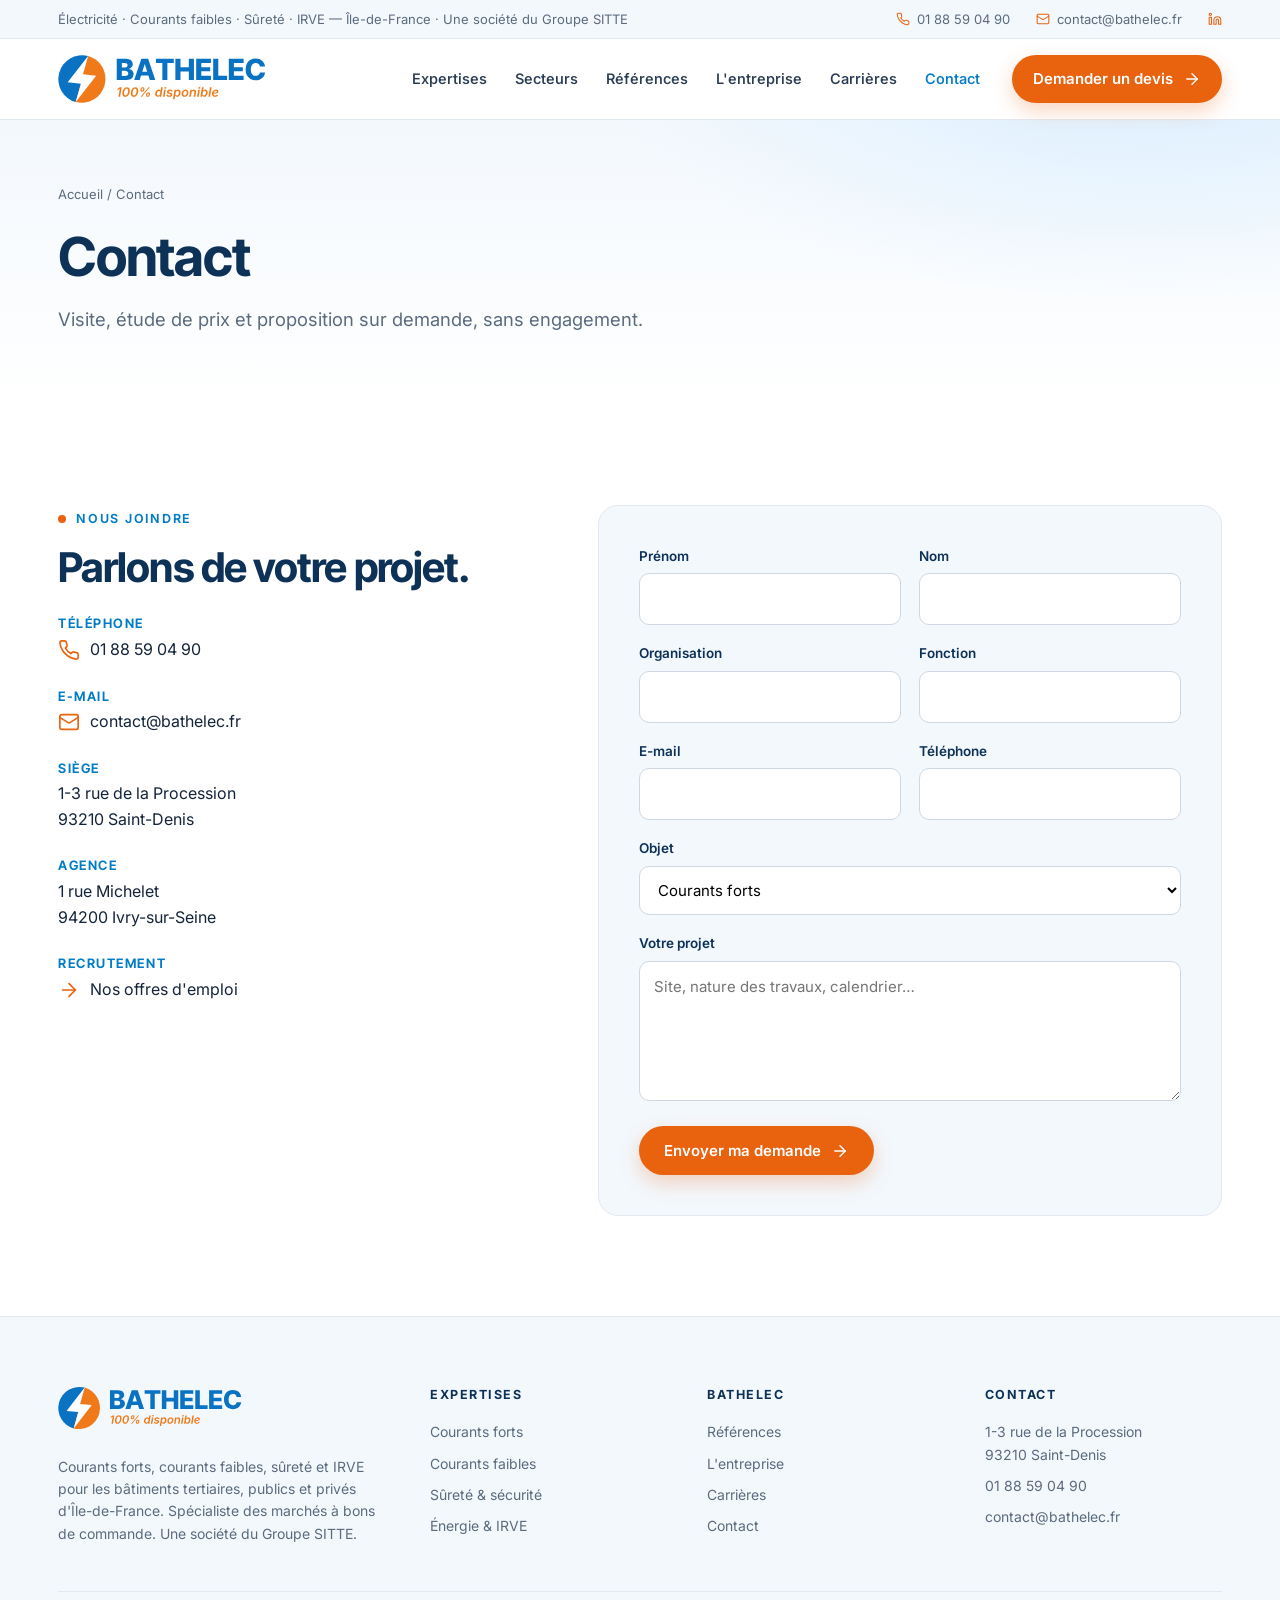
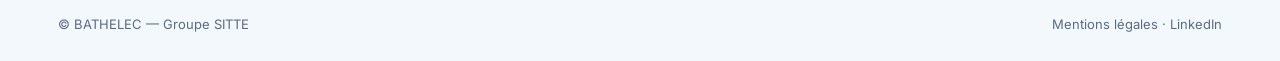
<file: contact.html>
<!DOCTYPE html>
<html lang="fr"><head>
<meta charset="utf-8"><meta name="viewport" content="width=device-width,initial-scale=1">
<title>Contact et devis | BATHELEC</title>
<meta name="description" content="Contactez Bathelec pour vos travaux d&#x27;électricité, courants faibles, sûreté et IRVE en Île-de-France. Devis sur demande, sans engagement.">
<link rel="canonical" href="https://www.bathelec.fr/contact.html">
<meta property="og:type" content="website"><meta property="og:title" content="Contact et devis | BATHELEC"><meta property="og:description" content="Contactez Bathelec pour vos travaux d&#x27;électricité, courants faibles, sûreté et IRVE en Île-de-France. Devis sur demande, sans engagement.">
<meta property="og:image" content="https://www.bathelec.fr/img/og.jpg"><meta property="og:url" content="https://www.bathelec.fr/contact.html"><meta property="og:locale" content="fr_FR">
<link rel="icon" type="image/svg+xml" href="img/favicon.svg"><link rel="icon" type="image/png" href="img/favicon.png"><link rel="apple-touch-icon" href="img/apple-touch-icon.png">
<link rel="preconnect" href="https://fonts.googleapis.com"><link rel="preconnect" href="https://fonts.gstatic.com" crossorigin>
<link href="https://fonts.googleapis.com/css2?family=Inter:wght@400;500;600;700&family=Inter+Tight:wght@600;700;800&display=swap" rel="stylesheet">
<link rel="stylesheet" href="assets/style.css">
<script type="application/ld+json">{"@context": "https://schema.org", "@type": "Electrician", "name": "BATHELEC", "url": "https://www.bathelec.fr", "telephone": "+33 1 88 59 04 90", "email": "contact@bathelec.fr", "logo": "https://www.bathelec.fr/img/logo.png", "address": {"@type": "PostalAddress", "streetAddress": "1-3 rue de la Procession", "postalCode": "93210", "addressLocality": "Saint-Denis", "addressCountry": "FR"}, "areaServed": "Île-de-France", "parentOrganization": {"@type": "Organization", "name": "Groupe SITTE"}}</script>
</head><body>
<div class="top"><div class="wrap"><span class="hide-m">Électricité · Courants faibles · Sûreté · IRVE — Île-de-France · Une société du Groupe SITTE</span>
<div class="r"><a href="tel:+33188590490"><svg class="ic" viewBox="0 0 24 24" fill="none" stroke="currentColor" stroke-width="1.8" stroke-linecap="round" stroke-linejoin="round" aria-hidden="true"><path d="M22 16.92v3a2 2 0 0 1-2.18 2 19.79 19.79 0 0 1-8.63-3.07 19.5 19.5 0 0 1-6-6 19.79 19.79 0 0 1-3.07-8.67A2 2 0 0 1 4.11 2h3a2 2 0 0 1 2 1.72c.13.96.36 1.9.7 2.81a2 2 0 0 1-.45 2.11L8.09 9.91a16 16 0 0 0 6 6l1.27-1.27a2 2 0 0 1 2.11-.45c.91.34 1.85.57 2.81.7A2 2 0 0 1 22 16.92z"/></svg>01 88 59 04 90</a><a href="mailto:contact@bathelec.fr"><svg class="ic" viewBox="0 0 24 24" fill="none" stroke="currentColor" stroke-width="1.8" stroke-linecap="round" stroke-linejoin="round" aria-hidden="true"><rect width="20" height="16" x="2" y="4" rx="2"/><path d="m22 7-8.97 5.7a1.94 1.94 0 0 1-2.06 0L2 7"/></svg>contact@bathelec.fr</a><a href="https://fr.linkedin.com/company/bathelec" target="_blank" rel="noopener" aria-label="LinkedIn"><svg class="ic" viewBox="0 0 24 24" fill="none" stroke="currentColor" stroke-width="1.8" stroke-linecap="round" stroke-linejoin="round" aria-hidden="true"><path d="M16 8a6 6 0 0 1 6 6v7h-4v-7a2 2 0 0 0-2-2 2 2 0 0 0-2 2v7h-4v-7a6 6 0 0 1 6-6z"/><rect width="4" height="12" x="2" y="9"/><circle cx="4" cy="4" r="2"/></svg></a></div></div></div>
<header class="h"><div class="wrap">
<a class="brand" href="index.html" aria-label="BATHELEC, accueil"><svg class="logo-anim" xmlns="http://www.w3.org/2000/svg" viewBox="0 0 605 150" width="605" height="150" role="img" aria-label="BATHELEC, 100% disponible"><g class="spin"><g transform="translate(0 6) scale(2.875)"><path d="M30.21 0.82 L24.95 19.33 L23.05 28.67 L17.79 47.18 A24 24 0 0 1 30.21 0.82 Z" fill="#0A72C2"/><path d="M30.21 0.82 L24.95 19.33 L23.05 28.67 L17.79 47.18 A24 24 0 0 0 30.21 0.82 Z" fill="#F07A1A"/><path d="M30.21 0.82 L9.69 27.30 L23.05 28.67 L17.79 47.18 L38.31 20.70 L24.95 19.33 Z" fill="#FFFFFF"/></g></g><path d="M169.4453125 78.0V16.88671875H194.916015625Q201.765625 16.88671875 206.400390625 18.8349609375Q211.03515625 20.783203125 213.373046875 24.26953125Q215.7109375 27.755859375 215.7109375 32.349609375Q215.7109375 35.8359375 214.2548828125 38.5634765625Q212.798828125 41.291015625 210.2353515625 43.095703125Q207.671875 44.900390625 204.30859375 45.59765625V46.25390625Q208.0 46.376953125 211.1376953125 48.2021484375Q214.275390625 50.02734375 216.1826171875 53.267578125Q218.08984375 56.5078125 218.08984375 60.896484375Q218.08984375 65.818359375 215.6083984375 69.6943359375Q213.126953125 73.5703125 208.3896484375 75.78515625Q203.65234375 78.0 196.884765625 78.0ZM184.169921875 66.10546875H193.357421875Q198.115234375 66.10546875 200.412109375 64.259765625Q202.708984375 62.4140625 202.708984375 59.21484375Q202.708984375 56.8359375 201.6015625 55.11328125Q200.494140625 53.390625 198.4638671875 52.447265625Q196.43359375 51.50390625 193.64453125 51.50390625H184.169921875ZM184.169921875 42.029296875H192.373046875Q194.79296875 42.029296875 196.6591796875 41.208984375Q198.525390625 40.388671875 199.591796875 38.8916015625Q200.658203125 37.39453125 200.658203125 35.220703125Q200.658203125 32.185546875 198.484375 30.4013671875Q196.310546875 28.6171875 192.619140625 28.6171875H184.169921875ZM235.63468749999998 78.0H219.76164062499998L240.43351562499998 16.88671875H260.038984375L280.66984375 78.0H264.8378125L260.81828125 65.162109375H239.65421874999998ZM257.2909375 53.923828125 250.48234374999998 32.267578125H249.99015624999998L243.18156249999998 53.923828125ZM282.50570312499997 28.904296875V16.88671875H334.10335937499997V28.904296875H315.56429687499997V78.0H301.04476562499997V28.904296875ZM338.60523437499995 78.0V16.88671875H353.32984374999995V41.4140625H377.44703124999995V16.88671875H392.17164062499995V78.0H377.44703124999995V53.431640625H353.32984374999995V78.0ZM398.64226562499994 78.0V16.88671875H441.25749999999994V28.904296875H413.36687499999994V41.25H439.04265624999994V52.98046875H413.36687499999994V65.982421875H441.21648437499994V78.0ZM447.6871093749999 78.0V16.88671875H462.4117187499999V65.982421875H487.8824218749999V78.0ZM492.7534374999999 78.0V16.88671875H535.3686718749999V28.904296875H507.4780468749999V41.25H533.1538281249999V52.98046875H507.4780468749999V65.982421875H535.3276562499999V78.0ZM570.0990625 78.8203125Q561.81390625 78.8203125 555.2719140625 75.169921875Q548.729921875 71.51953125 544.9359765625 64.5263671875Q541.14203125 57.533203125 541.14203125 47.484375Q541.14203125 37.39453125 544.9769921875 30.3603515625Q548.811953125 23.326171875 555.3949609375 19.6962890625Q561.97796875 16.06640625 570.0990625 16.06640625Q575.636171875 16.06640625 580.35296875 17.6044921875Q585.069765625 19.142578125 588.6586328125 22.095703125Q592.2475 25.048828125 594.46234375 29.314453125Q596.6771875 33.580078125 597.25140625 39.076171875H582.32171875Q582.034609375 36.779296875 581.1117578125 34.9130859375Q580.18890625 33.046875 578.6508203125 31.734375Q577.112734375 30.421875 575.061953125 29.7041015625Q573.011171875 28.986328125 570.468203125 28.986328125Q566.038515625 28.986328125 562.839296875 31.1806640625Q559.640078125 33.375 557.917421875 37.4970703125Q556.194765625 41.619140625 556.194765625 47.484375Q556.194765625 53.513671875 557.9379296875 57.6357421875Q559.68109375 61.7578125 562.8598046875 63.8291015625Q566.038515625 65.900390625 570.4271875 65.900390625Q572.847109375 65.900390625 574.856875 65.2646484375Q576.866640625 64.62890625 578.4047265625 63.4189453125Q579.9428125 62.208984375 580.9476953125 60.4658203125Q581.952578125 58.72265625 582.32171875 56.5078125H597.25140625Q596.84125 60.568359375 594.913515625 64.546875Q592.98578125 68.525390625 589.5609765625 71.7451171875Q586.136171875 74.96484375 581.2553125 76.892578125Q576.374453125 78.8203125 570.0990625 78.8203125Z" fill="#0A72C2"/><path d="M183.73583984375 99.0810546875 179.2734375 126.0H174.50390625L178.24365234375 103.380859375H178.06298828125L171.03515625 107.8974609375L171.7939453125 103.30859375L178.42431640625 99.0810546875ZM194.14208984375 126.361328125Q190.8720703125 126.361328125 188.83056640625 124.726318359375Q186.7890625 123.09130859375 186.075439453125 120.010986328125Q185.36181640625 116.9306640625 186.08447265625 112.55859375Q186.80712890625 108.1865234375 188.550537109375 105.088134765625Q190.2939453125 101.98974609375 192.87744140625 100.354736328125Q195.4609375 98.7197265625 198.712890625 98.7197265625Q201.94677734375 98.7197265625 203.997314453125 100.354736328125Q206.0478515625 101.98974609375 206.7705078125 105.070068359375Q207.4931640625 108.150390625 206.7705078125 112.5224609375Q206.0478515625 116.9306640625 204.3134765625 120.02001953125Q202.5791015625 123.109375 199.99560546875 124.7353515625Q197.412109375 126.361328125 194.14208984375 126.361328125ZM194.810546875 122.314453125Q196.5810546875 122.314453125 197.999267578125 121.158203125Q199.41748046875 120.001953125 200.4111328125 117.81591796875Q201.40478515625 115.6298828125 201.91064453125 112.5224609375Q202.4345703125 109.451171875 202.16357421875 107.26513671875Q201.892578125 105.0791015625 200.86279296875 103.913818359375Q199.8330078125 102.74853515625 198.04443359375 102.74853515625Q196.31005859375 102.74853515625 194.891845703125 103.88671875Q193.4736328125 105.02490234375 192.4619140625 107.2109375Q191.4501953125 109.39697265625 190.92626953125 112.57666015625Q190.42041015625 115.666015625 190.69140625 117.843017578125Q190.96240234375 120.02001953125 192.001220703125 121.167236328125Q193.0400390625 122.314453125 194.810546875 122.314453125ZM218.53173828125 126.361328125Q215.26171875 126.361328125 213.22021484375 124.726318359375Q211.1787109375 123.09130859375 210.465087890625 120.010986328125Q209.75146484375 116.9306640625 210.47412109375 112.55859375Q211.19677734375 108.1865234375 212.940185546875 105.088134765625Q214.68359375 101.98974609375 217.26708984375 100.354736328125Q219.8505859375 98.7197265625 223.1025390625 98.7197265625Q226.33642578125 98.7197265625 228.386962890625 100.354736328125Q230.4375 101.98974609375 231.16015625 105.070068359375Q231.8828125 108.150390625 231.16015625 112.5224609375Q230.4375 116.9306640625 228.703125 120.02001953125Q226.96875 123.109375 224.38525390625 124.7353515625Q221.8017578125 126.361328125 218.53173828125 126.361328125ZM219.2001953125 122.314453125Q220.970703125 122.314453125 222.388916015625 121.158203125Q223.80712890625 120.001953125 224.80078125 117.81591796875Q225.79443359375 115.6298828125 226.30029296875 112.5224609375Q226.82421875 109.451171875 226.55322265625 107.26513671875Q226.2822265625 105.0791015625 225.25244140625 103.913818359375Q224.22265625 102.74853515625 222.43408203125 102.74853515625Q220.69970703125 102.74853515625 219.281494140625 103.88671875Q217.86328125 105.02490234375 216.8515625 107.2109375Q215.83984375 109.39697265625 215.31591796875 112.57666015625Q214.81005859375 115.666015625 215.0810546875 117.843017578125Q215.35205078125 120.02001953125 216.390869140625 121.167236328125Q217.4296875 122.314453125 219.2001953125 122.314453125ZM242.45166015625 111.619140625Q240.5908203125 111.619140625 239.45263671875 110.82421875Q238.314453125 110.029296875 237.89892578125 108.71044921875Q237.4833984375 107.3916015625 237.736328125 105.837890625L237.97119140625 104.4287109375Q238.22412109375 102.875 239.109375 101.55615234375Q239.99462890625 100.2373046875 241.394775390625 99.4423828125Q242.794921875 98.6474609375 244.6015625 98.6474609375Q246.48046875 98.6474609375 247.609619140625 99.4423828125Q248.73876953125 100.2373046875 249.154296875 101.55615234375Q249.56982421875 102.875 249.31689453125 104.4287109375L249.08203125 105.837890625Q248.8291015625 107.3916015625 247.9619140625 108.71044921875Q247.0947265625 110.029296875 245.694580078125 110.82421875Q244.29443359375 111.619140625 242.45166015625 111.619140625ZM242.939453125 108.6201171875Q244.2041015625 108.6201171875 244.83642578125 107.761962890625Q245.46875 106.90380859375 245.63134765625 105.837890625L245.8662109375 104.4287109375Q246.046875 103.36279296875 245.7216796875 102.49560546875Q245.396484375 101.62841796875 244.095703125 101.62841796875Q242.88525390625 101.62841796875 242.225830078125 102.504638671875Q241.56640625 103.380859375 241.40380859375 104.4287109375L241.1689453125 105.837890625Q240.98828125 106.90380859375 241.340576171875 107.761962890625Q241.69287109375 108.6201171875 242.939453125 108.6201171875ZM258.56689453125 126.48779296875Q256.7060546875 126.48779296875 255.56787109375 125.69287109375Q254.4296875 124.89794921875 254.01416015625 123.5791015625Q253.5986328125 122.26025390625 253.8515625 120.70654296875L254.08642578125 119.29736328125Q254.33935546875 117.74365234375 255.215576171875 116.4248046875Q256.091796875 115.10595703125 257.5009765625 114.31103515625Q258.91015625 113.51611328125 260.716796875 113.51611328125Q262.595703125 113.51611328125 263.724853515625 114.31103515625Q264.85400390625 115.10595703125 265.26953125 116.4248046875Q265.68505859375 117.74365234375 265.4140625 119.29736328125L265.17919921875 120.70654296875Q264.9443359375 122.2783203125 264.0771484375 123.588134765625Q263.2099609375 124.89794921875 261.809814453125 125.69287109375Q260.40966796875 126.48779296875 258.56689453125 126.48779296875ZM259.0546875 123.48876953125Q260.3193359375 123.48876953125 260.95166015625 122.630615234375Q261.583984375 121.7724609375 261.74658203125 120.70654296875L261.9814453125 119.29736328125Q262.162109375 118.2314453125 261.8369140625 117.3642578125Q261.51171875 116.4970703125 260.2109375 116.4970703125Q259.00048828125 116.4970703125 258.341064453125 117.373291015625Q257.681640625 118.24951171875 257.51904296875 119.29736328125L257.2841796875 120.70654296875Q257.103515625 121.7724609375 257.455810546875 122.630615234375Q257.80810546875 123.48876953125 259.0546875 123.48876953125ZM238.2421875 126.0 261.20458984375 99.0810546875H264.7275390625L241.76513671875 126.0ZM287.40087890625 126.361328125Q284.2392578125 126.361328125 282.297119140625 124.256591796875Q280.35498046875 122.15185546875 280.35498046875 118.32177734375Q280.35498046875 115.955078125 281.014404296875 113.687744140625Q281.673828125 111.42041015625 282.95654296875 109.57763671875Q284.2392578125 107.73486328125 286.091064453125 106.641845703125Q287.94287109375 105.548828125 290.3095703125 105.548828125Q292.17041015625 105.548828125 293.2724609375 106.172119140625Q294.37451171875 106.79541015625 294.9345703125 107.671630859375Q295.49462890625 108.5478515625 295.7294921875 109.28857421875H295.92822265625L297.62646484375 99.0810546875H302.32373046875L297.861328125 126.0H293.25439453125L293.814453125 122.80224609375H293.525390625Q293.03759765625 123.615234375 292.24267578125 124.4462890625Q291.44775390625 125.27734375 290.264404296875 125.8193359375Q289.0810546875 126.361328125 287.40087890625 126.361328125ZM288.7919921875 122.4951171875Q290.36376953125 122.4951171875 291.547119140625 121.709228515625Q292.73046875 120.92333984375 293.534423828125 119.62255859375Q294.33837890625 118.32177734375 294.744873046875 116.7861328125Q295.1513671875 115.25048828125 295.1513671875 113.7509765625Q295.1513671875 111.74560546875 294.239013671875 110.580322265625Q293.32666015625 109.4150390625 291.48388671875 109.4150390625Q289.912109375 109.4150390625 288.728759765625 110.19189453125Q287.54541015625 110.96875 286.75048828125 112.25146484375Q285.95556640625 113.5341796875 285.549072265625 115.0517578125Q285.142578125 116.5693359375 285.142578125 118.05078125Q285.142578125 120.0380859375 286.036865234375 121.2666015625Q286.93115234375 122.4951171875 288.7919921875 122.4951171875ZM302.86572265625 126.0 306.2080078125 105.8017578125H310.9052734375L307.56298828125 126.0ZM309.0263671875 102.947265625Q307.90625 102.947265625 307.228759765625 102.1884765625Q306.55126953125 101.4296875 306.73193359375 100.36376953125Q306.89453125 99.2978515625 307.833984375 98.548095703125Q308.7734375 97.79833984375 309.8935546875 97.79833984375Q311.03173828125 97.79833984375 311.709228515625 98.548095703125Q312.38671875 99.2978515625 312.2060546875 100.36376953125Q312.025390625 101.4296875 311.094970703125 102.1884765625Q310.16455078125 102.947265625 309.0263671875 102.947265625ZM320.35400390625 126.41552734375Q318.04150390625 126.41552734375 316.34326171875 125.7470703125Q314.64501953125 125.07861328125 313.678466796875 123.841064453125Q312.7119140625 122.603515625 312.5673828125 120.88720703125Q312.5673828125 120.77880859375 312.558349609375 120.697509765625Q312.54931640625 120.6162109375 312.54931640625 120.52587890625L316.9755859375 120.02001953125Q317.1201171875 121.50146484375 317.9873046875 122.160888671875Q318.8544921875 122.8203125 320.53466796875 122.8203125Q321.69091796875 122.8203125 322.66650390625 122.47705078125Q323.64208984375 122.1337890625 324.2744140625 121.546630859375Q324.90673828125 120.95947265625 324.9970703125 120.1826171875Q325.08740234375 119.40576171875 324.5634765625 118.872802734375Q324.03955078125 118.33984375 322.7568359375 118.06884765625L319.4326171875 117.328125Q316.794921875 116.7138671875 315.575439453125 115.3046875Q314.35595703125 113.8955078125 314.57275390625 111.763671875Q314.771484375 109.8125 316.009033203125 108.42138671875Q317.24658203125 107.0302734375 319.19775390625 106.28955078125Q321.14892578125 105.548828125 323.46142578125 105.548828125Q326.8037109375 105.548828125 328.6103515625 106.894775390625Q330.4169921875 108.24072265625 330.7421875 110.40869140625Q330.7783203125 110.51708984375 330.805419921875 110.652587890625Q330.83251953125 110.7880859375 330.8505859375 110.91455078125L326.64111328125 111.42041015625Q326.46044921875 110.37255859375 325.746826171875 109.713134765625Q325.033203125 109.0537109375 323.46142578125 109.0537109375Q322.44970703125 109.0537109375 321.5283203125 109.37890625Q320.60693359375 109.7041015625 319.99267578125 110.273193359375Q319.37841796875 110.84228515625 319.2880859375 111.6552734375Q319.16162109375 112.4501953125 319.694580078125 112.965087890625Q320.2275390625 113.47998046875 321.65478515625 113.80517578125L324.9609375 114.52783203125Q327.61669921875 115.10595703125 328.84521484375 116.4609375Q330.07373046875 117.81591796875 329.8388671875 119.8935546875Q329.6943359375 121.39306640625 328.8994140625 122.594482421875Q328.1044921875 123.7958984375 326.8037109375 124.654052734375Q325.5029296875 125.51220703125 323.849853515625 125.9638671875Q322.19677734375 126.41552734375 320.35400390625 126.41552734375ZM331.609375 133.5517578125 336.21630859375 105.8017578125H340.80517578125L340.22705078125 109.14404296875H340.3896484375Q340.87744140625 108.38525390625 341.681396484375 107.545166015625Q342.4853515625 106.705078125 343.704833984375 106.126953125Q344.92431640625 105.548828125 346.65869140625 105.548828125Q348.736328125 105.548828125 350.317138671875 106.47021484375Q351.89794921875 107.3916015625 352.80126953125 109.18017578125Q353.70458984375 110.96875 353.70458984375 113.5703125Q353.70458984375 115.79248046875 353.072265625 118.05078125Q352.43994140625 120.30908203125 351.193359375 122.18798828125Q349.94677734375 124.06689453125 348.076904296875 125.214111328125Q346.20703125 126.361328125 343.73193359375 126.361328125Q341.92529296875 126.361328125 340.832275390625 125.7470703125Q339.7392578125 125.1328125 339.17919921875 124.265625Q338.619140625 123.3984375 338.3662109375 122.67578125H338.09521484375L336.306640625 133.5517578125ZM342.5576171875 122.4951171875Q344.18359375 122.4951171875 345.3759765625 121.673095703125Q346.568359375 120.85107421875 347.36328125 119.5322265625Q348.158203125 118.21337890625 348.546630859375 116.69580078125Q348.93505859375 115.17822265625 348.93505859375 113.80517578125Q348.93505859375 111.81787109375 348.040771484375 110.616455078125Q347.146484375 109.4150390625 345.267578125 109.4150390625Q343.69580078125 109.4150390625 342.50341796875 110.19189453125Q341.31103515625 110.96875 340.51611328125 112.242431640625Q339.72119140625 113.51611328125 339.32373046875 115.042724609375Q338.92626953125 116.5693359375 338.92626953125 118.06884765625Q338.92626953125 120.1103515625 339.838623046875 121.302734375Q340.7509765625 122.4951171875 342.5576171875 122.4951171875ZM364.94189453125 126.41552734375Q362.30419921875 126.41552734375 360.443359375 125.376708984375Q358.58251953125 124.337890625 357.5888671875 122.449951171875Q356.59521484375 120.56201171875 356.59521484375 118.03271484375Q356.59521484375 115.61181640625 357.363037109375 113.37158203125Q358.130859375 111.13134765625 359.585205078125 109.369873046875Q361.03955078125 107.6083984375 363.126220703125 106.57861328125Q365.212890625 105.548828125 367.8505859375 105.548828125Q370.48828125 105.548828125 372.358154296875 106.57861328125Q374.22802734375 107.6083984375 375.2216796875 109.496337890625Q376.21533203125 111.38427734375 376.21533203125 113.931640625Q376.21533203125 116.37060546875 375.447509765625 118.61083984375Q374.6796875 120.85107421875 373.21630859375 122.612548828125Q371.7529296875 124.3740234375 369.666259765625 125.394775390625Q367.57958984375 126.41552734375 364.94189453125 126.41552734375ZM365.08642578125 122.603515625Q366.71240234375 122.603515625 367.9228515625 121.7724609375Q369.13330078125 120.94140625 369.919189453125 119.62255859375Q370.705078125 118.3037109375 371.093505859375 116.777099609375Q371.48193359375 115.25048828125 371.48193359375 113.859375Q371.48193359375 112.54052734375 371.075439453125 111.52880859375Q370.6689453125 110.51708984375 369.837890625 109.93896484375Q369.0068359375 109.36083984375 367.7060546875 109.36083984375Q366.080078125 109.36083984375 364.86962890625 110.182861328125Q363.6591796875 111.0048828125 362.873291015625 112.32373046875Q362.08740234375 113.642578125 361.698974609375 115.169189453125Q361.310546875 116.69580078125 361.310546875 118.10498046875Q361.310546875 120.07421875 362.23193359375 121.3388671875Q363.1533203125 122.603515625 365.08642578125 122.603515625ZM385.14013671875 114.3291015625 383.18896484375 126.0H378.49169921875L381.85205078125 105.8017578125H386.29638671875L385.736328125 109.54150390625Q386.80224609375 107.77099609375 388.193359375 106.79541015625Q389.98193359375 105.548828125 392.36669921875 105.548828125Q394.5166015625 105.548828125 395.97998046875 106.479248046875Q397.443359375 107.40966796875 398.066650390625 109.14404296875Q398.68994140625 110.87841796875 398.2744140625 113.3173828125L396.16064453125 126.0H391.46337890625L393.5048828125 113.73291015625Q393.8662109375 111.67333984375 392.989990234375 110.607421875Q392.11376953125 109.54150390625 390.37939453125 109.54150390625Q389.07861328125 109.54150390625 387.9765625 110.11962890625Q386.87451171875 110.69775390625 386.124755859375 111.772705078125Q385.375 112.84765625 385.14013671875 114.3291015625ZM401.1650390625 126.0 404.50732421875 105.8017578125H409.20458984375L405.8623046875 126.0ZM407.32568359375 102.947265625Q406.20556640625 102.947265625 405.528076171875 102.1884765625Q404.8505859375 101.4296875 405.03125 100.36376953125Q405.19384765625 99.2978515625 406.13330078125 98.548095703125Q407.07275390625 97.79833984375 408.19287109375 97.79833984375Q409.3310546875 97.79833984375 410.008544921875 98.548095703125Q410.68603515625 99.2978515625 410.50537109375 100.36376953125Q410.32470703125 101.4296875 409.394287109375 102.1884765625Q408.4638671875 102.947265625 407.32568359375 102.947265625ZM421.724609375 126.361328125Q419.93603515625 126.361328125 418.833984375 125.76513671875Q417.73193359375 125.1689453125 417.15380859375 124.31982421875Q416.57568359375 123.470703125 416.3046875 122.72998046875H416.015625L415.4375 126.0H410.8486328125L415.31103515625 99.0810546875H420.00830078125L418.31005859375 109.14404296875H418.544921875Q419.05078125 108.38525390625 419.8095703125 107.545166015625Q420.568359375 106.705078125 421.74267578125 106.126953125Q422.9169921875 105.548828125 424.6513671875 105.548828125Q426.72900390625 105.548828125 428.309814453125 106.47021484375Q429.890625 107.3916015625 430.7939453125 109.18017578125Q431.697265625 110.96875 431.697265625 113.5703125Q431.697265625 115.79248046875 431.06494140625 118.05078125Q430.4326171875 120.30908203125 429.18603515625 122.18798828125Q427.939453125 124.06689453125 426.069580078125 125.214111328125Q424.19970703125 126.361328125 421.724609375 126.361328125ZM420.55029296875 122.4951171875Q422.17626953125 122.4951171875 423.36865234375 121.673095703125Q424.56103515625 120.85107421875 425.35595703125 119.5322265625Q426.15087890625 118.21337890625 426.539306640625 116.69580078125Q426.927734375 115.17822265625 426.927734375 113.80517578125Q426.927734375 111.81787109375 426.033447265625 110.616455078125Q425.13916015625 109.4150390625 423.26025390625 109.4150390625Q421.6884765625 109.4150390625 420.49609375 110.19189453125Q419.3037109375 110.96875 418.5087890625 112.242431640625Q417.7138671875 113.51611328125 417.31640625 115.042724609375Q416.9189453125 116.5693359375 416.9189453125 118.06884765625Q416.9189453125 120.1103515625 417.831298828125 121.302734375Q418.74365234375 122.4951171875 420.55029296875 122.4951171875ZM443.115234375 99.0810546875 438.65283203125 126.0H433.95556640625L438.41796875 99.0810546875ZM452.6904296875 126.43359375Q450.07080078125 126.43359375 448.173828125 125.448974609375Q446.27685546875 124.46435546875 445.26513671875 122.630615234375Q444.25341796875 120.796875 444.25341796875 118.2314453125Q444.25341796875 115.6298828125 445.093505859375 113.326416015625Q445.93359375 111.02294921875 447.478271484375 109.243408203125Q449.02294921875 107.4638671875 451.1005859375 106.4521484375Q453.17822265625 105.4404296875 455.6533203125 105.4404296875Q457.73095703125 105.4404296875 459.3388671875 106.135986328125Q460.94677734375 106.83154296875 461.8681640625 108.123291015625Q462.78955078125 109.4150390625 462.78955078125 111.185546875Q462.78955078125 113.01025390625 461.759765625 114.220703125Q460.72998046875 115.43115234375 458.679443359375 116.1357421875Q456.62890625 116.84033203125 453.57568359375 117.12939453125Q451.44384765625 117.34619140625 448.80615234375 117.41845703125Q448.77001953125 117.8701171875 448.77001953125 118.28564453125Q448.77001953125 119.5322265625 449.16748046875 120.552978515625Q449.56494140625 121.57373046875 450.50439453125 122.160888671875Q451.44384765625 122.748046875 453.015625 122.748046875Q454.69580078125 122.748046875 455.987548828125 122.04345703125Q457.279296875 121.3388671875 457.87548828125 120.09228515625L462.13916015625 120.81494140625Q461.109375 123.3623046875 458.589111328125 124.89794921875Q456.06884765625 126.43359375 452.6904296875 126.43359375ZM449.34814453125 114.41943359375Q451.208984375 114.38330078125 452.6181640625 114.29296875Q454.822265625 114.1484375 456.06884765625 113.80517578125Q457.3154296875 113.4619140625 457.830322265625 112.856689453125Q458.34521484375 112.25146484375 458.34521484375 111.34814453125Q458.34521484375 110.318359375 457.487060546875 109.72216796875Q456.62890625 109.1259765625 455.18359375 109.1259765625Q453.32275390625 109.1259765625 452.085205078125 110.056396484375Q450.84765625 110.98681640625 450.125 112.43212890625Q449.63720703125 113.3896484375 449.34814453125 114.41943359375Z" fill="#F07A1A"/><rect class="uline" x="166" y="137" width="300.5" height="4.5" rx="2.25" fill="#F07A1A"/></svg></a>
<nav class="m">
<div class="dd"><a href="index.html#expertises">Expertises</a><div class="menu"><a href="expertises/courants-forts.html"><svg class="ic" viewBox="0 0 24 24" fill="none" stroke="currentColor" stroke-width="1.8" stroke-linecap="round" stroke-linejoin="round" aria-hidden="true"><path d="M13 2 3 14h9l-1 8 10-12h-9l1-8z"/></svg><span>Courants forts<small>Colonnes montantes, TGBT, postes MT/BT, distribution et éclairage.</small></span></a><a href="expertises/courants-faibles.html"><svg class="ic" viewBox="0 0 24 24" fill="none" stroke="currentColor" stroke-width="1.8" stroke-linecap="round" stroke-linejoin="round" aria-hidden="true"><rect x="16" y="16" width="6" height="6" rx="1"/><rect x="2" y="16" width="6" height="6" rx="1"/><rect x="9" y="2" width="6" height="6" rx="1"/><path d="M5 16v-3a1 1 0 0 1 1-1h12a1 1 0 0 1 1 1v3"/><path d="M12 12V8"/></svg><span>Courants faibles<small>Câblage VDI, informatique, téléphonie, interphonie et visiophonie.</small></span></a><a href="expertises/surete-securite.html"><svg class="ic" viewBox="0 0 24 24" fill="none" stroke="currentColor" stroke-width="1.8" stroke-linecap="round" stroke-linejoin="round" aria-hidden="true"><path d="M20 13c0 5-3.5 7.5-7.66 8.95a1 1 0 0 1-.67-.01C7.5 20.5 4 18 4 13V6a1 1 0 0 1 1-1c2 0 4.5-1.2 6.24-2.72a1.17 1.17 0 0 1 1.52 0C14.51 3.81 17 5 19 5a1 1 0 0 1 1 1z"/><path d="m9 12 2 2 4-4"/></svg><span>Sûreté & sécurité<small>Contrôle d&#x27;accès, portes automatiques, vidéoprotection, SSI.</small></span></a><a href="expertises/energie-irve.html"><svg class="ic" viewBox="0 0 24 24" fill="none" stroke="currentColor" stroke-width="1.8" stroke-linecap="round" stroke-linejoin="round" aria-hidden="true"><path d="M12 22v-5"/><path d="M9 8V2"/><path d="M15 8V2"/><path d="M18 8v5a4 4 0 0 1-4 4h-4a4 4 0 0 1-4-4V8Z"/></svg><span>Énergie & IRVE<small>Bornes de recharge, puissance, raccordement et photovoltaïque.</small></span></a></div></div>
<a href="index.html#secteurs">Secteurs</a>
<a href="references.html">Références</a>
<a href="entreprise.html">L'entreprise</a>
<a href="carrieres.html">Carrières</a>
<a href="contact.html" class="on">Contact</a>
<a class="btn btn-o" href="contact.html#form">Demander un devis <svg class="ic" viewBox="0 0 24 24" fill="none" stroke="currentColor" stroke-width="1.8" stroke-linecap="round" stroke-linejoin="round" aria-hidden="true"><path d="M5 12h14"/><path d="m12 5 7 7-7 7"/></svg></a>
</nav>
<a class="callm" href="tel:+33188590490" aria-label="Appeler Bathelec"><svg class="ic" viewBox="0 0 24 24" fill="none" stroke="currentColor" stroke-width="1.8" stroke-linecap="round" stroke-linejoin="round" aria-hidden="true"><path d="M22 16.92v3a2 2 0 0 1-2.18 2 19.79 19.79 0 0 1-8.63-3.07 19.5 19.5 0 0 1-6-6 19.79 19.79 0 0 1-3.07-8.67A2 2 0 0 1 4.11 2h3a2 2 0 0 1 2 1.72c.13.96.36 1.9.7 2.81a2 2 0 0 1-.45 2.11L8.09 9.91a16 16 0 0 0 6 6l1.27-1.27a2 2 0 0 1 2.11-.45c.91.34 1.85.57 2.81.7A2 2 0 0 1 22 16.92z"/></svg></a>
<button class="burger" aria-label="Menu"><svg class="ic" viewBox="0 0 24 24" fill="none" stroke="currentColor" stroke-width="1.8" stroke-linecap="round" stroke-linejoin="round" aria-hidden="true"><line x1="4" x2="20" y1="6" y2="6"/><line x1="4" x2="20" y1="12" y2="12"/><line x1="4" x2="20" y1="18" y2="18"/></svg></button>
</div></header>
<main>
<section class="phero"><div class="bg" style="background-image:url(img/hero.jpg)"></div><div class="wrap">
<div class="crumb"><a href="index.html">Accueil</a> / Contact</div><h1>Contact</h1>
<p>Visite, étude de prix et proposition sur demande, sans engagement.</p></div></section>
<section id="form"><div class="wrap cgrid">
<div class="info rv"><span class="kicker">Nous joindre</span><h2>Parlons de votre projet.</h2>
<h3>Téléphone</h3><a href="tel:+33188590490"><svg class="ic" viewBox="0 0 24 24" fill="none" stroke="currentColor" stroke-width="1.8" stroke-linecap="round" stroke-linejoin="round" aria-hidden="true"><path d="M22 16.92v3a2 2 0 0 1-2.18 2 19.79 19.79 0 0 1-8.63-3.07 19.5 19.5 0 0 1-6-6 19.79 19.79 0 0 1-3.07-8.67A2 2 0 0 1 4.11 2h3a2 2 0 0 1 2 1.72c.13.96.36 1.9.7 2.81a2 2 0 0 1-.45 2.11L8.09 9.91a16 16 0 0 0 6 6l1.27-1.27a2 2 0 0 1 2.11-.45c.91.34 1.85.57 2.81.7A2 2 0 0 1 22 16.92z"/></svg>01 88 59 04 90</a>
<h3>E-mail</h3><a href="mailto:contact@bathelec.fr"><svg class="ic" viewBox="0 0 24 24" fill="none" stroke="currentColor" stroke-width="1.8" stroke-linecap="round" stroke-linejoin="round" aria-hidden="true"><rect width="20" height="16" x="2" y="4" rx="2"/><path d="m22 7-8.97 5.7a1.94 1.94 0 0 1-2.06 0L2 7"/></svg>contact@bathelec.fr</a>
<h3>Siège</h3><p>1-3 rue de la Procession<br>93210 Saint-Denis</p>
<h3>Agence</h3><p>1 rue Michelet<br>94200 Ivry-sur-Seine</p>
<h3>Recrutement</h3><a href="carrieres.html"><svg class="ic" viewBox="0 0 24 24" fill="none" stroke="currentColor" stroke-width="1.8" stroke-linecap="round" stroke-linejoin="round" aria-hidden="true"><path d="M5 12h14"/><path d="m12 5 7 7-7 7"/></svg>Nos offres d'emploi</a></div>
<form class="f rv" action="https://formsubmit.co/contact@bathelec.fr" method="POST">
<input type="hidden" name="_subject" value="Demande de contact via bathelec.fr"><input type="hidden" name="_next" value="https://www.bathelec.fr/merci.html"><input type="hidden" name="_captcha" value="false"><input type="text" name="_honey" style="display:none">
<div><label>Prénom</label><input name="Prénom" required></div><div><label>Nom</label><input name="Nom" required></div>
<div><label>Organisation</label><input name="Organisation"></div><div><label>Fonction</label><input name="Fonction"></div>
<div><label>E-mail</label><input type="email" name="email" required></div><div><label>Téléphone</label><input name="Téléphone"></div>
<div class="full"><label>Objet</label><select name="Objet"><option>Courants forts</option><option>Courants faibles</option><option>Sûreté & sécurité</option><option>Énergie & IRVE</option><option>Marché à bons de commande / accord-cadre</option><option>Autre</option></select></div>
<div class="full"><label>Votre projet</label><textarea name="Message" required placeholder="Site, nature des travaux, calendrier…"></textarea></div>
<div class="full"><button class="btn btn-o" type="submit">Envoyer ma demande <svg class="ic" viewBox="0 0 24 24" fill="none" stroke="currentColor" stroke-width="1.8" stroke-linecap="round" stroke-linejoin="round" aria-hidden="true"><path d="M5 12h14"/><path d="m12 5 7 7-7 7"/></svg></button></div></form></div></section></main>
<footer><div class="wrap">
<div class="cols">
<div><a class="brand" href="index.html" aria-label="BATHELEC, accueil"><svg class="logo-anim" xmlns="http://www.w3.org/2000/svg" viewBox="0 0 605 150" width="605" height="150" role="img" aria-label="BATHELEC, 100% disponible"><g class="spin"><g transform="translate(0 6) scale(2.875)"><path d="M30.21 0.82 L24.95 19.33 L23.05 28.67 L17.79 47.18 A24 24 0 0 1 30.21 0.82 Z" fill="#0A72C2"/><path d="M30.21 0.82 L24.95 19.33 L23.05 28.67 L17.79 47.18 A24 24 0 0 0 30.21 0.82 Z" fill="#F07A1A"/><path d="M30.21 0.82 L9.69 27.30 L23.05 28.67 L17.79 47.18 L38.31 20.70 L24.95 19.33 Z" fill="#FFFFFF"/></g></g><path d="M169.4453125 78.0V16.88671875H194.916015625Q201.765625 16.88671875 206.400390625 18.8349609375Q211.03515625 20.783203125 213.373046875 24.26953125Q215.7109375 27.755859375 215.7109375 32.349609375Q215.7109375 35.8359375 214.2548828125 38.5634765625Q212.798828125 41.291015625 210.2353515625 43.095703125Q207.671875 44.900390625 204.30859375 45.59765625V46.25390625Q208.0 46.376953125 211.1376953125 48.2021484375Q214.275390625 50.02734375 216.1826171875 53.267578125Q218.08984375 56.5078125 218.08984375 60.896484375Q218.08984375 65.818359375 215.6083984375 69.6943359375Q213.126953125 73.5703125 208.3896484375 75.78515625Q203.65234375 78.0 196.884765625 78.0ZM184.169921875 66.10546875H193.357421875Q198.115234375 66.10546875 200.412109375 64.259765625Q202.708984375 62.4140625 202.708984375 59.21484375Q202.708984375 56.8359375 201.6015625 55.11328125Q200.494140625 53.390625 198.4638671875 52.447265625Q196.43359375 51.50390625 193.64453125 51.50390625H184.169921875ZM184.169921875 42.029296875H192.373046875Q194.79296875 42.029296875 196.6591796875 41.208984375Q198.525390625 40.388671875 199.591796875 38.8916015625Q200.658203125 37.39453125 200.658203125 35.220703125Q200.658203125 32.185546875 198.484375 30.4013671875Q196.310546875 28.6171875 192.619140625 28.6171875H184.169921875ZM235.63468749999998 78.0H219.76164062499998L240.43351562499998 16.88671875H260.038984375L280.66984375 78.0H264.8378125L260.81828125 65.162109375H239.65421874999998ZM257.2909375 53.923828125 250.48234374999998 32.267578125H249.99015624999998L243.18156249999998 53.923828125ZM282.50570312499997 28.904296875V16.88671875H334.10335937499997V28.904296875H315.56429687499997V78.0H301.04476562499997V28.904296875ZM338.60523437499995 78.0V16.88671875H353.32984374999995V41.4140625H377.44703124999995V16.88671875H392.17164062499995V78.0H377.44703124999995V53.431640625H353.32984374999995V78.0ZM398.64226562499994 78.0V16.88671875H441.25749999999994V28.904296875H413.36687499999994V41.25H439.04265624999994V52.98046875H413.36687499999994V65.982421875H441.21648437499994V78.0ZM447.6871093749999 78.0V16.88671875H462.4117187499999V65.982421875H487.8824218749999V78.0ZM492.7534374999999 78.0V16.88671875H535.3686718749999V28.904296875H507.4780468749999V41.25H533.1538281249999V52.98046875H507.4780468749999V65.982421875H535.3276562499999V78.0ZM570.0990625 78.8203125Q561.81390625 78.8203125 555.2719140625 75.169921875Q548.729921875 71.51953125 544.9359765625 64.5263671875Q541.14203125 57.533203125 541.14203125 47.484375Q541.14203125 37.39453125 544.9769921875 30.3603515625Q548.811953125 23.326171875 555.3949609375 19.6962890625Q561.97796875 16.06640625 570.0990625 16.06640625Q575.636171875 16.06640625 580.35296875 17.6044921875Q585.069765625 19.142578125 588.6586328125 22.095703125Q592.2475 25.048828125 594.46234375 29.314453125Q596.6771875 33.580078125 597.25140625 39.076171875H582.32171875Q582.034609375 36.779296875 581.1117578125 34.9130859375Q580.18890625 33.046875 578.6508203125 31.734375Q577.112734375 30.421875 575.061953125 29.7041015625Q573.011171875 28.986328125 570.468203125 28.986328125Q566.038515625 28.986328125 562.839296875 31.1806640625Q559.640078125 33.375 557.917421875 37.4970703125Q556.194765625 41.619140625 556.194765625 47.484375Q556.194765625 53.513671875 557.9379296875 57.6357421875Q559.68109375 61.7578125 562.8598046875 63.8291015625Q566.038515625 65.900390625 570.4271875 65.900390625Q572.847109375 65.900390625 574.856875 65.2646484375Q576.866640625 64.62890625 578.4047265625 63.4189453125Q579.9428125 62.208984375 580.9476953125 60.4658203125Q581.952578125 58.72265625 582.32171875 56.5078125H597.25140625Q596.84125 60.568359375 594.913515625 64.546875Q592.98578125 68.525390625 589.5609765625 71.7451171875Q586.136171875 74.96484375 581.2553125 76.892578125Q576.374453125 78.8203125 570.0990625 78.8203125Z" fill="#0A72C2"/><path d="M183.73583984375 99.0810546875 179.2734375 126.0H174.50390625L178.24365234375 103.380859375H178.06298828125L171.03515625 107.8974609375L171.7939453125 103.30859375L178.42431640625 99.0810546875ZM194.14208984375 126.361328125Q190.8720703125 126.361328125 188.83056640625 124.726318359375Q186.7890625 123.09130859375 186.075439453125 120.010986328125Q185.36181640625 116.9306640625 186.08447265625 112.55859375Q186.80712890625 108.1865234375 188.550537109375 105.088134765625Q190.2939453125 101.98974609375 192.87744140625 100.354736328125Q195.4609375 98.7197265625 198.712890625 98.7197265625Q201.94677734375 98.7197265625 203.997314453125 100.354736328125Q206.0478515625 101.98974609375 206.7705078125 105.070068359375Q207.4931640625 108.150390625 206.7705078125 112.5224609375Q206.0478515625 116.9306640625 204.3134765625 120.02001953125Q202.5791015625 123.109375 199.99560546875 124.7353515625Q197.412109375 126.361328125 194.14208984375 126.361328125ZM194.810546875 122.314453125Q196.5810546875 122.314453125 197.999267578125 121.158203125Q199.41748046875 120.001953125 200.4111328125 117.81591796875Q201.40478515625 115.6298828125 201.91064453125 112.5224609375Q202.4345703125 109.451171875 202.16357421875 107.26513671875Q201.892578125 105.0791015625 200.86279296875 103.913818359375Q199.8330078125 102.74853515625 198.04443359375 102.74853515625Q196.31005859375 102.74853515625 194.891845703125 103.88671875Q193.4736328125 105.02490234375 192.4619140625 107.2109375Q191.4501953125 109.39697265625 190.92626953125 112.57666015625Q190.42041015625 115.666015625 190.69140625 117.843017578125Q190.96240234375 120.02001953125 192.001220703125 121.167236328125Q193.0400390625 122.314453125 194.810546875 122.314453125ZM218.53173828125 126.361328125Q215.26171875 126.361328125 213.22021484375 124.726318359375Q211.1787109375 123.09130859375 210.465087890625 120.010986328125Q209.75146484375 116.9306640625 210.47412109375 112.55859375Q211.19677734375 108.1865234375 212.940185546875 105.088134765625Q214.68359375 101.98974609375 217.26708984375 100.354736328125Q219.8505859375 98.7197265625 223.1025390625 98.7197265625Q226.33642578125 98.7197265625 228.386962890625 100.354736328125Q230.4375 101.98974609375 231.16015625 105.070068359375Q231.8828125 108.150390625 231.16015625 112.5224609375Q230.4375 116.9306640625 228.703125 120.02001953125Q226.96875 123.109375 224.38525390625 124.7353515625Q221.8017578125 126.361328125 218.53173828125 126.361328125ZM219.2001953125 122.314453125Q220.970703125 122.314453125 222.388916015625 121.158203125Q223.80712890625 120.001953125 224.80078125 117.81591796875Q225.79443359375 115.6298828125 226.30029296875 112.5224609375Q226.82421875 109.451171875 226.55322265625 107.26513671875Q226.2822265625 105.0791015625 225.25244140625 103.913818359375Q224.22265625 102.74853515625 222.43408203125 102.74853515625Q220.69970703125 102.74853515625 219.281494140625 103.88671875Q217.86328125 105.02490234375 216.8515625 107.2109375Q215.83984375 109.39697265625 215.31591796875 112.57666015625Q214.81005859375 115.666015625 215.0810546875 117.843017578125Q215.35205078125 120.02001953125 216.390869140625 121.167236328125Q217.4296875 122.314453125 219.2001953125 122.314453125ZM242.45166015625 111.619140625Q240.5908203125 111.619140625 239.45263671875 110.82421875Q238.314453125 110.029296875 237.89892578125 108.71044921875Q237.4833984375 107.3916015625 237.736328125 105.837890625L237.97119140625 104.4287109375Q238.22412109375 102.875 239.109375 101.55615234375Q239.99462890625 100.2373046875 241.394775390625 99.4423828125Q242.794921875 98.6474609375 244.6015625 98.6474609375Q246.48046875 98.6474609375 247.609619140625 99.4423828125Q248.73876953125 100.2373046875 249.154296875 101.55615234375Q249.56982421875 102.875 249.31689453125 104.4287109375L249.08203125 105.837890625Q248.8291015625 107.3916015625 247.9619140625 108.71044921875Q247.0947265625 110.029296875 245.694580078125 110.82421875Q244.29443359375 111.619140625 242.45166015625 111.619140625ZM242.939453125 108.6201171875Q244.2041015625 108.6201171875 244.83642578125 107.761962890625Q245.46875 106.90380859375 245.63134765625 105.837890625L245.8662109375 104.4287109375Q246.046875 103.36279296875 245.7216796875 102.49560546875Q245.396484375 101.62841796875 244.095703125 101.62841796875Q242.88525390625 101.62841796875 242.225830078125 102.504638671875Q241.56640625 103.380859375 241.40380859375 104.4287109375L241.1689453125 105.837890625Q240.98828125 106.90380859375 241.340576171875 107.761962890625Q241.69287109375 108.6201171875 242.939453125 108.6201171875ZM258.56689453125 126.48779296875Q256.7060546875 126.48779296875 255.56787109375 125.69287109375Q254.4296875 124.89794921875 254.01416015625 123.5791015625Q253.5986328125 122.26025390625 253.8515625 120.70654296875L254.08642578125 119.29736328125Q254.33935546875 117.74365234375 255.215576171875 116.4248046875Q256.091796875 115.10595703125 257.5009765625 114.31103515625Q258.91015625 113.51611328125 260.716796875 113.51611328125Q262.595703125 113.51611328125 263.724853515625 114.31103515625Q264.85400390625 115.10595703125 265.26953125 116.4248046875Q265.68505859375 117.74365234375 265.4140625 119.29736328125L265.17919921875 120.70654296875Q264.9443359375 122.2783203125 264.0771484375 123.588134765625Q263.2099609375 124.89794921875 261.809814453125 125.69287109375Q260.40966796875 126.48779296875 258.56689453125 126.48779296875ZM259.0546875 123.48876953125Q260.3193359375 123.48876953125 260.95166015625 122.630615234375Q261.583984375 121.7724609375 261.74658203125 120.70654296875L261.9814453125 119.29736328125Q262.162109375 118.2314453125 261.8369140625 117.3642578125Q261.51171875 116.4970703125 260.2109375 116.4970703125Q259.00048828125 116.4970703125 258.341064453125 117.373291015625Q257.681640625 118.24951171875 257.51904296875 119.29736328125L257.2841796875 120.70654296875Q257.103515625 121.7724609375 257.455810546875 122.630615234375Q257.80810546875 123.48876953125 259.0546875 123.48876953125ZM238.2421875 126.0 261.20458984375 99.0810546875H264.7275390625L241.76513671875 126.0ZM287.40087890625 126.361328125Q284.2392578125 126.361328125 282.297119140625 124.256591796875Q280.35498046875 122.15185546875 280.35498046875 118.32177734375Q280.35498046875 115.955078125 281.014404296875 113.687744140625Q281.673828125 111.42041015625 282.95654296875 109.57763671875Q284.2392578125 107.73486328125 286.091064453125 106.641845703125Q287.94287109375 105.548828125 290.3095703125 105.548828125Q292.17041015625 105.548828125 293.2724609375 106.172119140625Q294.37451171875 106.79541015625 294.9345703125 107.671630859375Q295.49462890625 108.5478515625 295.7294921875 109.28857421875H295.92822265625L297.62646484375 99.0810546875H302.32373046875L297.861328125 126.0H293.25439453125L293.814453125 122.80224609375H293.525390625Q293.03759765625 123.615234375 292.24267578125 124.4462890625Q291.44775390625 125.27734375 290.264404296875 125.8193359375Q289.0810546875 126.361328125 287.40087890625 126.361328125ZM288.7919921875 122.4951171875Q290.36376953125 122.4951171875 291.547119140625 121.709228515625Q292.73046875 120.92333984375 293.534423828125 119.62255859375Q294.33837890625 118.32177734375 294.744873046875 116.7861328125Q295.1513671875 115.25048828125 295.1513671875 113.7509765625Q295.1513671875 111.74560546875 294.239013671875 110.580322265625Q293.32666015625 109.4150390625 291.48388671875 109.4150390625Q289.912109375 109.4150390625 288.728759765625 110.19189453125Q287.54541015625 110.96875 286.75048828125 112.25146484375Q285.95556640625 113.5341796875 285.549072265625 115.0517578125Q285.142578125 116.5693359375 285.142578125 118.05078125Q285.142578125 120.0380859375 286.036865234375 121.2666015625Q286.93115234375 122.4951171875 288.7919921875 122.4951171875ZM302.86572265625 126.0 306.2080078125 105.8017578125H310.9052734375L307.56298828125 126.0ZM309.0263671875 102.947265625Q307.90625 102.947265625 307.228759765625 102.1884765625Q306.55126953125 101.4296875 306.73193359375 100.36376953125Q306.89453125 99.2978515625 307.833984375 98.548095703125Q308.7734375 97.79833984375 309.8935546875 97.79833984375Q311.03173828125 97.79833984375 311.709228515625 98.548095703125Q312.38671875 99.2978515625 312.2060546875 100.36376953125Q312.025390625 101.4296875 311.094970703125 102.1884765625Q310.16455078125 102.947265625 309.0263671875 102.947265625ZM320.35400390625 126.41552734375Q318.04150390625 126.41552734375 316.34326171875 125.7470703125Q314.64501953125 125.07861328125 313.678466796875 123.841064453125Q312.7119140625 122.603515625 312.5673828125 120.88720703125Q312.5673828125 120.77880859375 312.558349609375 120.697509765625Q312.54931640625 120.6162109375 312.54931640625 120.52587890625L316.9755859375 120.02001953125Q317.1201171875 121.50146484375 317.9873046875 122.160888671875Q318.8544921875 122.8203125 320.53466796875 122.8203125Q321.69091796875 122.8203125 322.66650390625 122.47705078125Q323.64208984375 122.1337890625 324.2744140625 121.546630859375Q324.90673828125 120.95947265625 324.9970703125 120.1826171875Q325.08740234375 119.40576171875 324.5634765625 118.872802734375Q324.03955078125 118.33984375 322.7568359375 118.06884765625L319.4326171875 117.328125Q316.794921875 116.7138671875 315.575439453125 115.3046875Q314.35595703125 113.8955078125 314.57275390625 111.763671875Q314.771484375 109.8125 316.009033203125 108.42138671875Q317.24658203125 107.0302734375 319.19775390625 106.28955078125Q321.14892578125 105.548828125 323.46142578125 105.548828125Q326.8037109375 105.548828125 328.6103515625 106.894775390625Q330.4169921875 108.24072265625 330.7421875 110.40869140625Q330.7783203125 110.51708984375 330.805419921875 110.652587890625Q330.83251953125 110.7880859375 330.8505859375 110.91455078125L326.64111328125 111.42041015625Q326.46044921875 110.37255859375 325.746826171875 109.713134765625Q325.033203125 109.0537109375 323.46142578125 109.0537109375Q322.44970703125 109.0537109375 321.5283203125 109.37890625Q320.60693359375 109.7041015625 319.99267578125 110.273193359375Q319.37841796875 110.84228515625 319.2880859375 111.6552734375Q319.16162109375 112.4501953125 319.694580078125 112.965087890625Q320.2275390625 113.47998046875 321.65478515625 113.80517578125L324.9609375 114.52783203125Q327.61669921875 115.10595703125 328.84521484375 116.4609375Q330.07373046875 117.81591796875 329.8388671875 119.8935546875Q329.6943359375 121.39306640625 328.8994140625 122.594482421875Q328.1044921875 123.7958984375 326.8037109375 124.654052734375Q325.5029296875 125.51220703125 323.849853515625 125.9638671875Q322.19677734375 126.41552734375 320.35400390625 126.41552734375ZM331.609375 133.5517578125 336.21630859375 105.8017578125H340.80517578125L340.22705078125 109.14404296875H340.3896484375Q340.87744140625 108.38525390625 341.681396484375 107.545166015625Q342.4853515625 106.705078125 343.704833984375 106.126953125Q344.92431640625 105.548828125 346.65869140625 105.548828125Q348.736328125 105.548828125 350.317138671875 106.47021484375Q351.89794921875 107.3916015625 352.80126953125 109.18017578125Q353.70458984375 110.96875 353.70458984375 113.5703125Q353.70458984375 115.79248046875 353.072265625 118.05078125Q352.43994140625 120.30908203125 351.193359375 122.18798828125Q349.94677734375 124.06689453125 348.076904296875 125.214111328125Q346.20703125 126.361328125 343.73193359375 126.361328125Q341.92529296875 126.361328125 340.832275390625 125.7470703125Q339.7392578125 125.1328125 339.17919921875 124.265625Q338.619140625 123.3984375 338.3662109375 122.67578125H338.09521484375L336.306640625 133.5517578125ZM342.5576171875 122.4951171875Q344.18359375 122.4951171875 345.3759765625 121.673095703125Q346.568359375 120.85107421875 347.36328125 119.5322265625Q348.158203125 118.21337890625 348.546630859375 116.69580078125Q348.93505859375 115.17822265625 348.93505859375 113.80517578125Q348.93505859375 111.81787109375 348.040771484375 110.616455078125Q347.146484375 109.4150390625 345.267578125 109.4150390625Q343.69580078125 109.4150390625 342.50341796875 110.19189453125Q341.31103515625 110.96875 340.51611328125 112.242431640625Q339.72119140625 113.51611328125 339.32373046875 115.042724609375Q338.92626953125 116.5693359375 338.92626953125 118.06884765625Q338.92626953125 120.1103515625 339.838623046875 121.302734375Q340.7509765625 122.4951171875 342.5576171875 122.4951171875ZM364.94189453125 126.41552734375Q362.30419921875 126.41552734375 360.443359375 125.376708984375Q358.58251953125 124.337890625 357.5888671875 122.449951171875Q356.59521484375 120.56201171875 356.59521484375 118.03271484375Q356.59521484375 115.61181640625 357.363037109375 113.37158203125Q358.130859375 111.13134765625 359.585205078125 109.369873046875Q361.03955078125 107.6083984375 363.126220703125 106.57861328125Q365.212890625 105.548828125 367.8505859375 105.548828125Q370.48828125 105.548828125 372.358154296875 106.57861328125Q374.22802734375 107.6083984375 375.2216796875 109.496337890625Q376.21533203125 111.38427734375 376.21533203125 113.931640625Q376.21533203125 116.37060546875 375.447509765625 118.61083984375Q374.6796875 120.85107421875 373.21630859375 122.612548828125Q371.7529296875 124.3740234375 369.666259765625 125.394775390625Q367.57958984375 126.41552734375 364.94189453125 126.41552734375ZM365.08642578125 122.603515625Q366.71240234375 122.603515625 367.9228515625 121.7724609375Q369.13330078125 120.94140625 369.919189453125 119.62255859375Q370.705078125 118.3037109375 371.093505859375 116.777099609375Q371.48193359375 115.25048828125 371.48193359375 113.859375Q371.48193359375 112.54052734375 371.075439453125 111.52880859375Q370.6689453125 110.51708984375 369.837890625 109.93896484375Q369.0068359375 109.36083984375 367.7060546875 109.36083984375Q366.080078125 109.36083984375 364.86962890625 110.182861328125Q363.6591796875 111.0048828125 362.873291015625 112.32373046875Q362.08740234375 113.642578125 361.698974609375 115.169189453125Q361.310546875 116.69580078125 361.310546875 118.10498046875Q361.310546875 120.07421875 362.23193359375 121.3388671875Q363.1533203125 122.603515625 365.08642578125 122.603515625ZM385.14013671875 114.3291015625 383.18896484375 126.0H378.49169921875L381.85205078125 105.8017578125H386.29638671875L385.736328125 109.54150390625Q386.80224609375 107.77099609375 388.193359375 106.79541015625Q389.98193359375 105.548828125 392.36669921875 105.548828125Q394.5166015625 105.548828125 395.97998046875 106.479248046875Q397.443359375 107.40966796875 398.066650390625 109.14404296875Q398.68994140625 110.87841796875 398.2744140625 113.3173828125L396.16064453125 126.0H391.46337890625L393.5048828125 113.73291015625Q393.8662109375 111.67333984375 392.989990234375 110.607421875Q392.11376953125 109.54150390625 390.37939453125 109.54150390625Q389.07861328125 109.54150390625 387.9765625 110.11962890625Q386.87451171875 110.69775390625 386.124755859375 111.772705078125Q385.375 112.84765625 385.14013671875 114.3291015625ZM401.1650390625 126.0 404.50732421875 105.8017578125H409.20458984375L405.8623046875 126.0ZM407.32568359375 102.947265625Q406.20556640625 102.947265625 405.528076171875 102.1884765625Q404.8505859375 101.4296875 405.03125 100.36376953125Q405.19384765625 99.2978515625 406.13330078125 98.548095703125Q407.07275390625 97.79833984375 408.19287109375 97.79833984375Q409.3310546875 97.79833984375 410.008544921875 98.548095703125Q410.68603515625 99.2978515625 410.50537109375 100.36376953125Q410.32470703125 101.4296875 409.394287109375 102.1884765625Q408.4638671875 102.947265625 407.32568359375 102.947265625ZM421.724609375 126.361328125Q419.93603515625 126.361328125 418.833984375 125.76513671875Q417.73193359375 125.1689453125 417.15380859375 124.31982421875Q416.57568359375 123.470703125 416.3046875 122.72998046875H416.015625L415.4375 126.0H410.8486328125L415.31103515625 99.0810546875H420.00830078125L418.31005859375 109.14404296875H418.544921875Q419.05078125 108.38525390625 419.8095703125 107.545166015625Q420.568359375 106.705078125 421.74267578125 106.126953125Q422.9169921875 105.548828125 424.6513671875 105.548828125Q426.72900390625 105.548828125 428.309814453125 106.47021484375Q429.890625 107.3916015625 430.7939453125 109.18017578125Q431.697265625 110.96875 431.697265625 113.5703125Q431.697265625 115.79248046875 431.06494140625 118.05078125Q430.4326171875 120.30908203125 429.18603515625 122.18798828125Q427.939453125 124.06689453125 426.069580078125 125.214111328125Q424.19970703125 126.361328125 421.724609375 126.361328125ZM420.55029296875 122.4951171875Q422.17626953125 122.4951171875 423.36865234375 121.673095703125Q424.56103515625 120.85107421875 425.35595703125 119.5322265625Q426.15087890625 118.21337890625 426.539306640625 116.69580078125Q426.927734375 115.17822265625 426.927734375 113.80517578125Q426.927734375 111.81787109375 426.033447265625 110.616455078125Q425.13916015625 109.4150390625 423.26025390625 109.4150390625Q421.6884765625 109.4150390625 420.49609375 110.19189453125Q419.3037109375 110.96875 418.5087890625 112.242431640625Q417.7138671875 113.51611328125 417.31640625 115.042724609375Q416.9189453125 116.5693359375 416.9189453125 118.06884765625Q416.9189453125 120.1103515625 417.831298828125 121.302734375Q418.74365234375 122.4951171875 420.55029296875 122.4951171875ZM443.115234375 99.0810546875 438.65283203125 126.0H433.95556640625L438.41796875 99.0810546875ZM452.6904296875 126.43359375Q450.07080078125 126.43359375 448.173828125 125.448974609375Q446.27685546875 124.46435546875 445.26513671875 122.630615234375Q444.25341796875 120.796875 444.25341796875 118.2314453125Q444.25341796875 115.6298828125 445.093505859375 113.326416015625Q445.93359375 111.02294921875 447.478271484375 109.243408203125Q449.02294921875 107.4638671875 451.1005859375 106.4521484375Q453.17822265625 105.4404296875 455.6533203125 105.4404296875Q457.73095703125 105.4404296875 459.3388671875 106.135986328125Q460.94677734375 106.83154296875 461.8681640625 108.123291015625Q462.78955078125 109.4150390625 462.78955078125 111.185546875Q462.78955078125 113.01025390625 461.759765625 114.220703125Q460.72998046875 115.43115234375 458.679443359375 116.1357421875Q456.62890625 116.84033203125 453.57568359375 117.12939453125Q451.44384765625 117.34619140625 448.80615234375 117.41845703125Q448.77001953125 117.8701171875 448.77001953125 118.28564453125Q448.77001953125 119.5322265625 449.16748046875 120.552978515625Q449.56494140625 121.57373046875 450.50439453125 122.160888671875Q451.44384765625 122.748046875 453.015625 122.748046875Q454.69580078125 122.748046875 455.987548828125 122.04345703125Q457.279296875 121.3388671875 457.87548828125 120.09228515625L462.13916015625 120.81494140625Q461.109375 123.3623046875 458.589111328125 124.89794921875Q456.06884765625 126.43359375 452.6904296875 126.43359375ZM449.34814453125 114.41943359375Q451.208984375 114.38330078125 452.6181640625 114.29296875Q454.822265625 114.1484375 456.06884765625 113.80517578125Q457.3154296875 113.4619140625 457.830322265625 112.856689453125Q458.34521484375 112.25146484375 458.34521484375 111.34814453125Q458.34521484375 110.318359375 457.487060546875 109.72216796875Q456.62890625 109.1259765625 455.18359375 109.1259765625Q453.32275390625 109.1259765625 452.085205078125 110.056396484375Q450.84765625 110.98681640625 450.125 112.43212890625Q449.63720703125 113.3896484375 449.34814453125 114.41943359375Z" fill="#F07A1A"/><rect class="uline" x="166" y="137" width="300.5" height="4.5" rx="2.25" fill="#F07A1A"/></svg></a><p>Courants forts, courants faibles, sûreté et IRVE pour les bâtiments tertiaires, publics et privés d'Île-de-France. Spécialiste des marchés à bons de commande. Une société du Groupe SITTE.</p></div>
<div><h4>Expertises</h4><ul><li><a href="expertises/courants-forts.html">Courants forts</a></li><li><a href="expertises/courants-faibles.html">Courants faibles</a></li><li><a href="expertises/surete-securite.html">Sûreté & sécurité</a></li><li><a href="expertises/energie-irve.html">Énergie & IRVE</a></li></ul></div>
<div><h4>Bathelec</h4><ul><li><a href="references.html">Références</a></li><li><a href="entreprise.html">L'entreprise</a></li><li><a href="carrieres.html">Carrières</a></li><li><a href="contact.html">Contact</a></li></ul></div>
<div><h4>Contact</h4><ul><li>1-3 rue de la Procession<br>93210 Saint-Denis</li><li><a href="tel:+33188590490">01 88 59 04 90</a></li><li><a href="mailto:contact@bathelec.fr">contact@bathelec.fr</a></li></ul></div>
</div>
<div class="bot"><span>© BATHELEC — Groupe SITTE</span><span><a href="mentions-legales.html">Mentions légales</a> · <a href="https://fr.linkedin.com/company/bathelec" target="_blank" rel="noopener">LinkedIn</a></span></div>
</div></footer>
<script>
document.querySelector('.burger')?.addEventListener('click',()=>document.querySelector('nav.m').classList.toggle('open'));
document.querySelectorAll('nav.m a').forEach(a=>a.addEventListener('click',()=>document.querySelector('nav.m').classList.remove('open')));
const io=new IntersectionObserver(es=>es.forEach(x=>{if(x.isIntersecting){x.target.classList.add('in');io.unobserve(x.target)}}),{threshold:.12});
document.querySelectorAll('.rv').forEach(el=>io.observe(el));
</script>
</body></html>
</file>
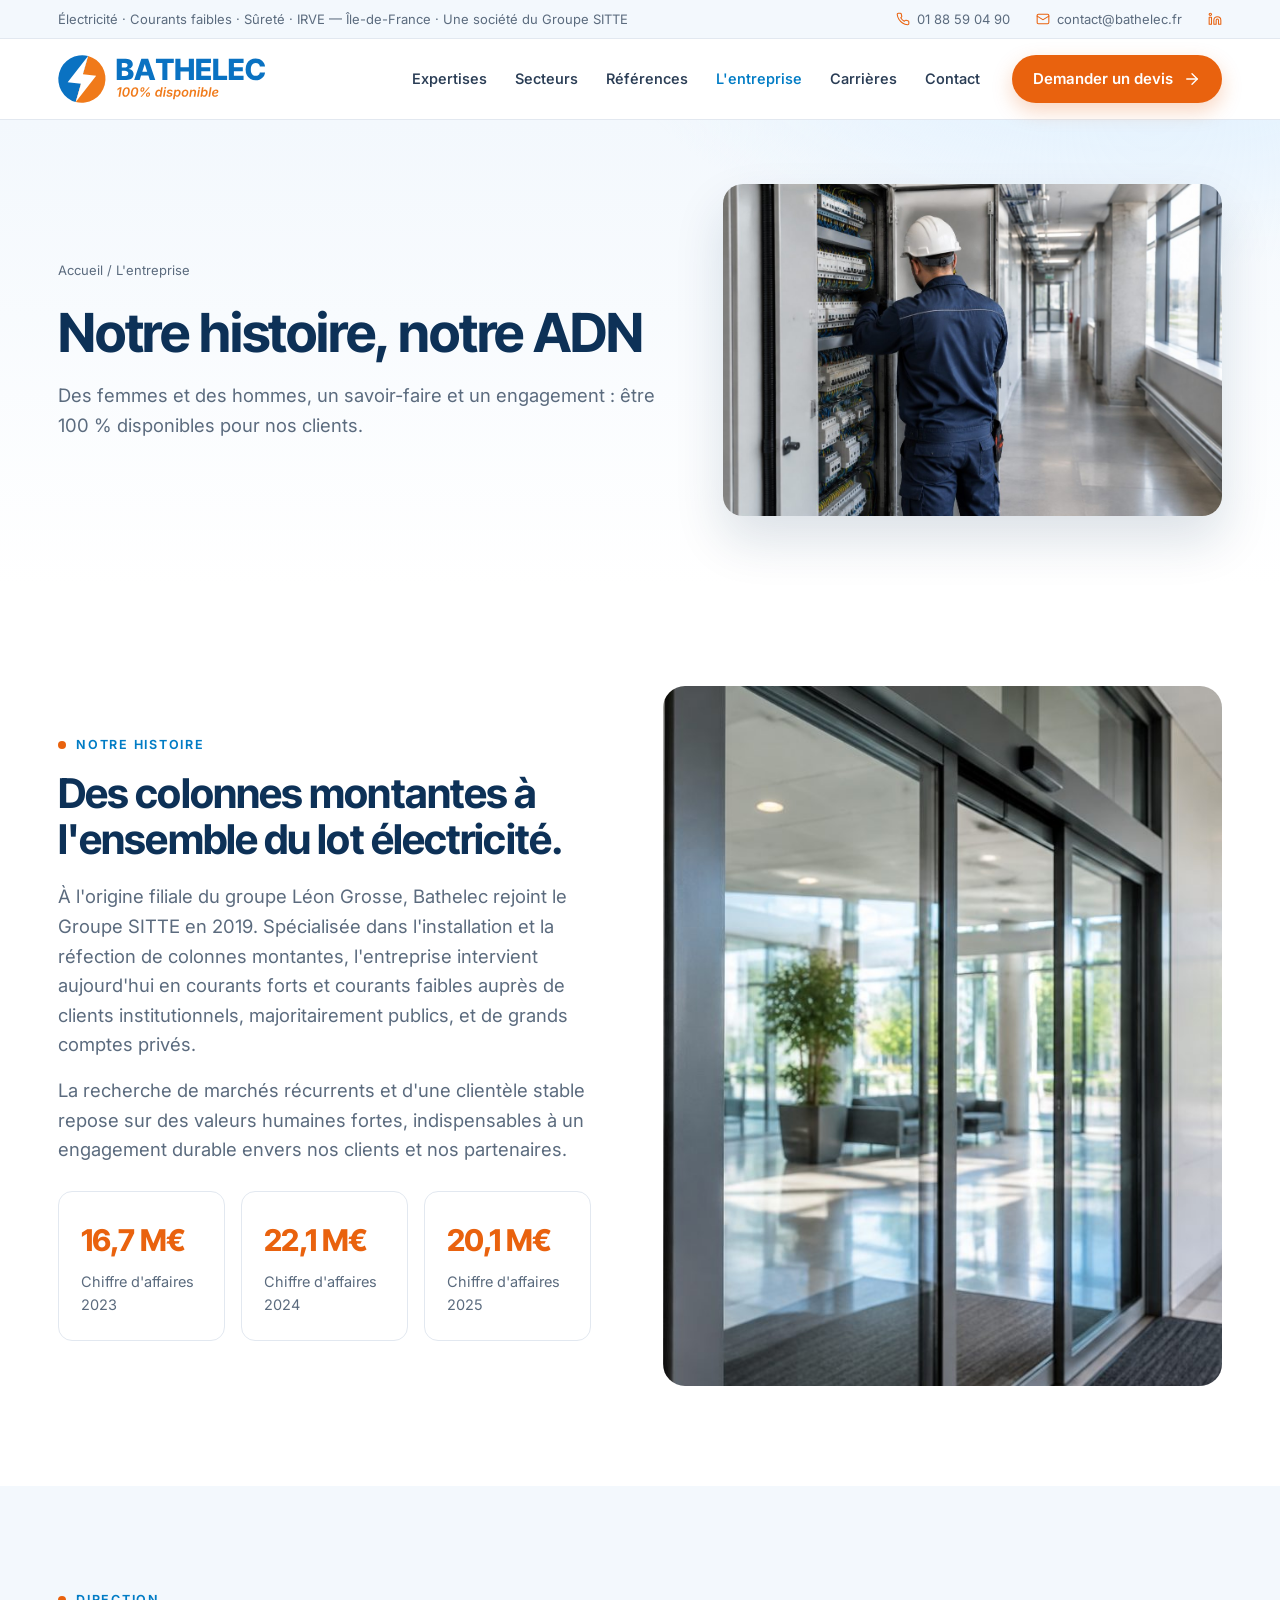
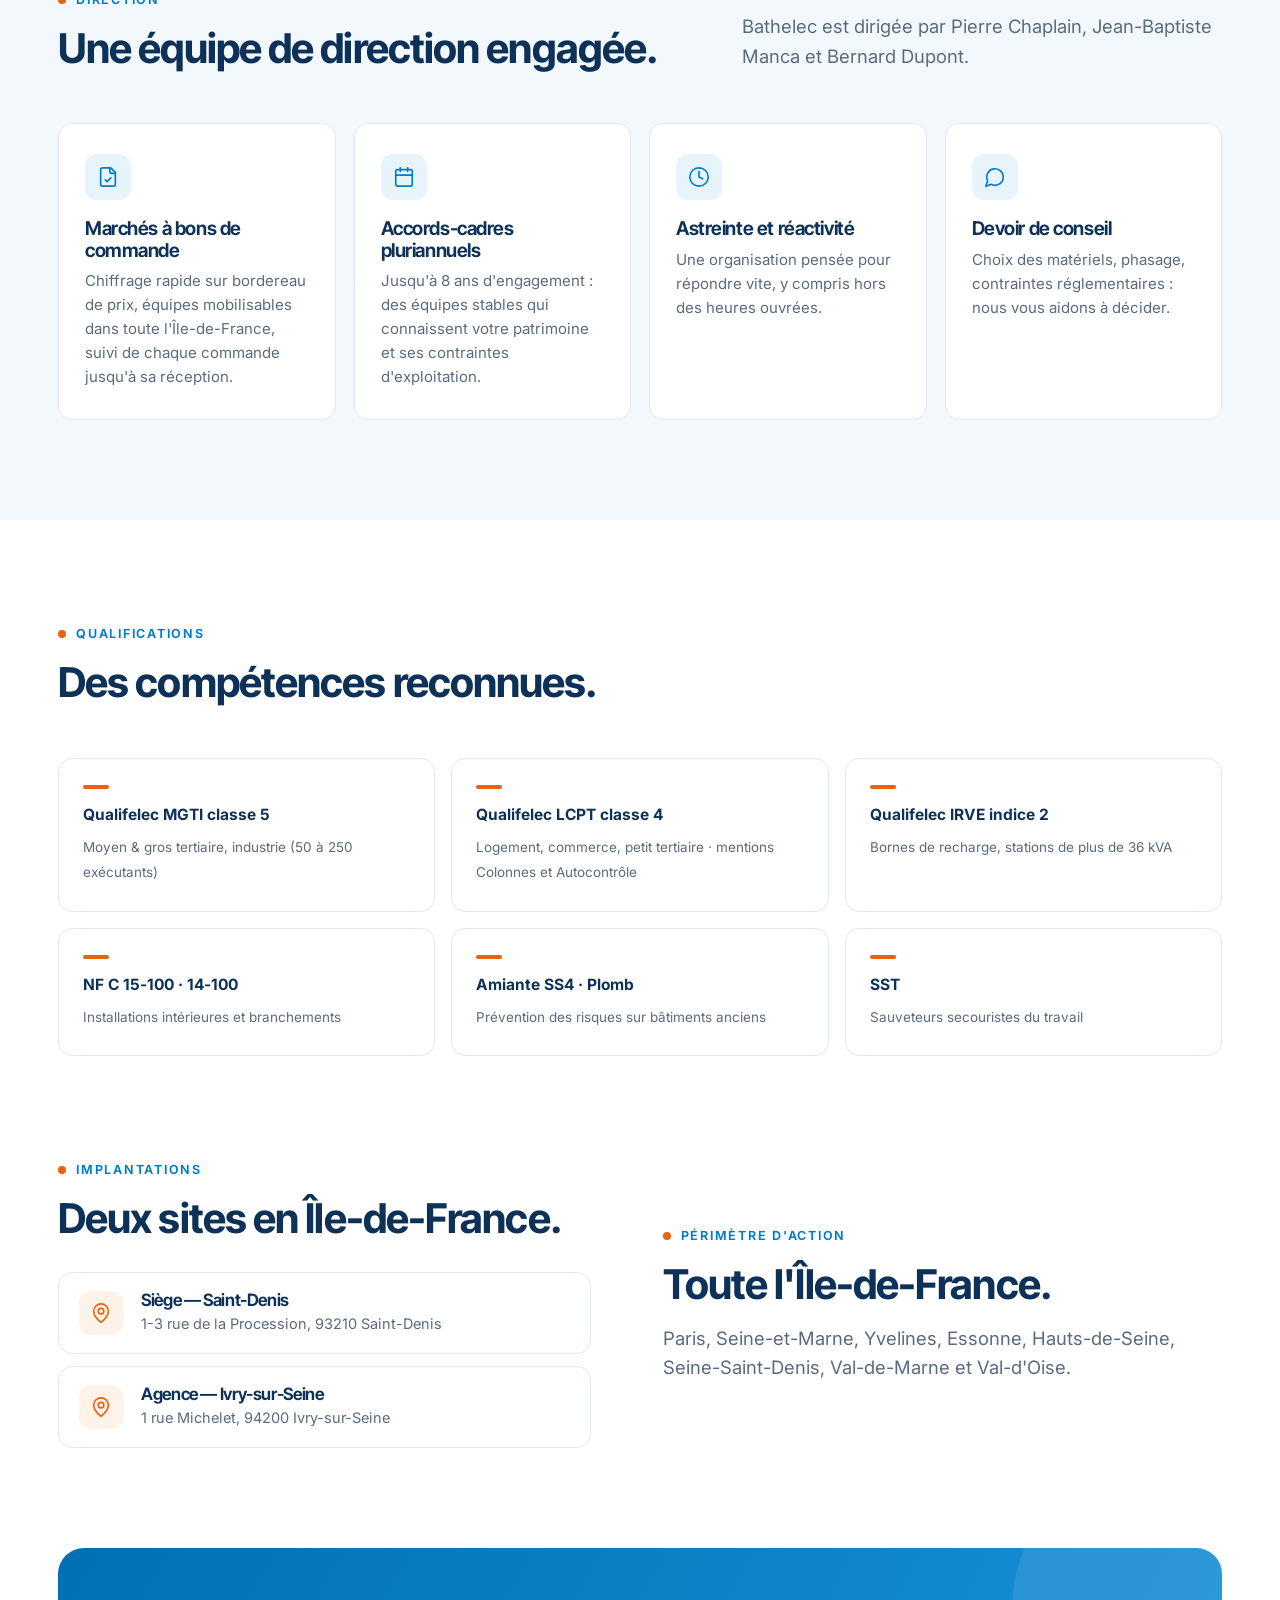
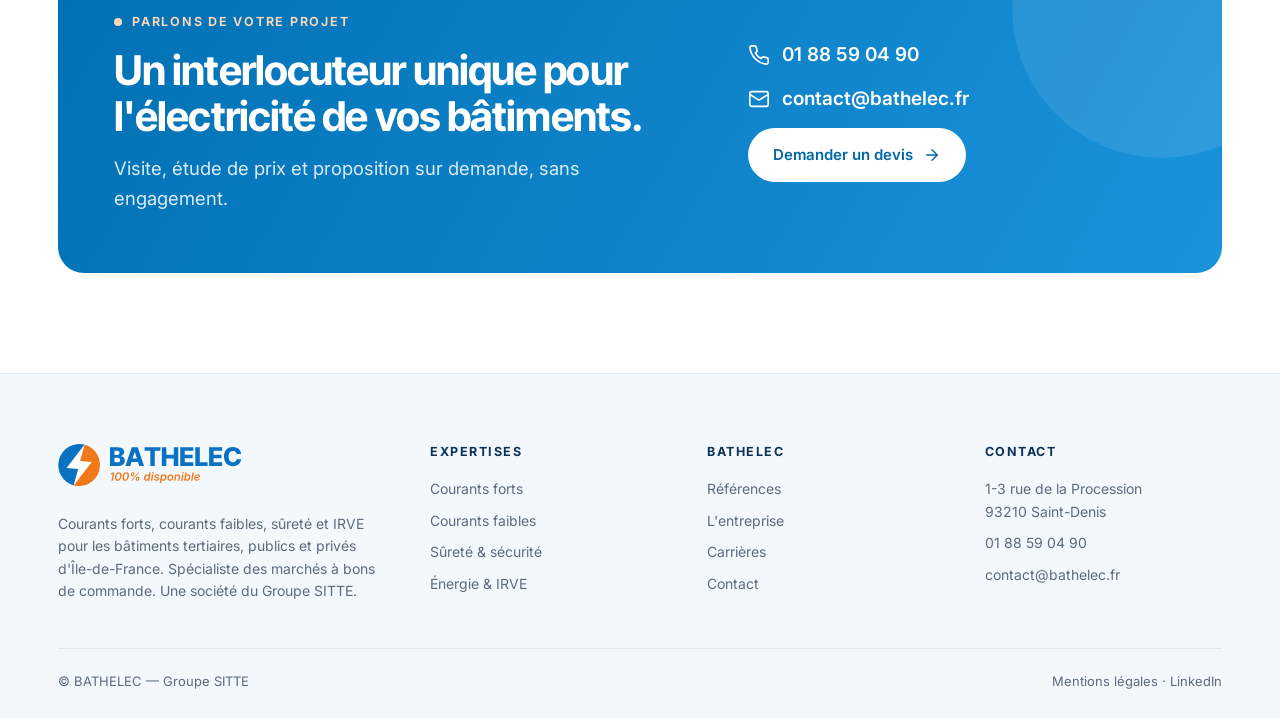
<file: entreprise.html>
<!DOCTYPE html>
<html lang="fr"><head>
<meta charset="utf-8"><meta name="viewport" content="width=device-width,initial-scale=1">
<title>L&#x27;entreprise | BATHELEC</title>
<meta name="description" content="Bathelec, filiale du Groupe SITTE depuis 2019 : histoire, direction, qualifications Qualifelec et implantations en Île-de-France.">
<link rel="canonical" href="https://www.bathelec.fr/entreprise.html">
<meta property="og:type" content="website"><meta property="og:title" content="L&#x27;entreprise | BATHELEC"><meta property="og:description" content="Bathelec, filiale du Groupe SITTE depuis 2019 : histoire, direction, qualifications Qualifelec et implantations en Île-de-France.">
<meta property="og:image" content="https://www.bathelec.fr/img/og.jpg"><meta property="og:url" content="https://www.bathelec.fr/entreprise.html"><meta property="og:locale" content="fr_FR">
<link rel="icon" type="image/svg+xml" href="img/favicon.svg"><link rel="icon" type="image/png" href="img/favicon.png"><link rel="apple-touch-icon" href="img/apple-touch-icon.png">
<link rel="preconnect" href="https://fonts.googleapis.com"><link rel="preconnect" href="https://fonts.gstatic.com" crossorigin>
<link href="https://fonts.googleapis.com/css2?family=Inter:wght@400;500;600;700&family=Inter+Tight:wght@600;700;800&display=swap" rel="stylesheet">
<link rel="stylesheet" href="assets/style.css">
<script type="application/ld+json">{"@context": "https://schema.org", "@type": "Electrician", "name": "BATHELEC", "url": "https://www.bathelec.fr", "telephone": "+33 1 88 59 04 90", "email": "contact@bathelec.fr", "logo": "https://www.bathelec.fr/img/logo.png", "address": {"@type": "PostalAddress", "streetAddress": "1-3 rue de la Procession", "postalCode": "93210", "addressLocality": "Saint-Denis", "addressCountry": "FR"}, "areaServed": "Île-de-France", "parentOrganization": {"@type": "Organization", "name": "Groupe SITTE"}}</script>
</head><body>
<div class="top"><div class="wrap"><span class="hide-m">Électricité · Courants faibles · Sûreté · IRVE — Île-de-France · Une société du Groupe SITTE</span>
<div class="r"><a href="tel:+33188590490"><svg class="ic" viewBox="0 0 24 24" fill="none" stroke="currentColor" stroke-width="1.8" stroke-linecap="round" stroke-linejoin="round" aria-hidden="true"><path d="M22 16.92v3a2 2 0 0 1-2.18 2 19.79 19.79 0 0 1-8.63-3.07 19.5 19.5 0 0 1-6-6 19.79 19.79 0 0 1-3.07-8.67A2 2 0 0 1 4.11 2h3a2 2 0 0 1 2 1.72c.13.96.36 1.9.7 2.81a2 2 0 0 1-.45 2.11L8.09 9.91a16 16 0 0 0 6 6l1.27-1.27a2 2 0 0 1 2.11-.45c.91.34 1.85.57 2.81.7A2 2 0 0 1 22 16.92z"/></svg>01 88 59 04 90</a><a href="mailto:contact@bathelec.fr"><svg class="ic" viewBox="0 0 24 24" fill="none" stroke="currentColor" stroke-width="1.8" stroke-linecap="round" stroke-linejoin="round" aria-hidden="true"><rect width="20" height="16" x="2" y="4" rx="2"/><path d="m22 7-8.97 5.7a1.94 1.94 0 0 1-2.06 0L2 7"/></svg>contact@bathelec.fr</a><a href="https://fr.linkedin.com/company/bathelec" target="_blank" rel="noopener" aria-label="LinkedIn"><svg class="ic" viewBox="0 0 24 24" fill="none" stroke="currentColor" stroke-width="1.8" stroke-linecap="round" stroke-linejoin="round" aria-hidden="true"><path d="M16 8a6 6 0 0 1 6 6v7h-4v-7a2 2 0 0 0-2-2 2 2 0 0 0-2 2v7h-4v-7a6 6 0 0 1 6-6z"/><rect width="4" height="12" x="2" y="9"/><circle cx="4" cy="4" r="2"/></svg></a></div></div></div>
<header class="h"><div class="wrap">
<a class="brand" href="index.html" aria-label="BATHELEC, accueil"><svg class="logo-anim" xmlns="http://www.w3.org/2000/svg" viewBox="0 0 605 150" width="605" height="150" role="img" aria-label="BATHELEC, 100% disponible"><g class="spin"><g transform="translate(0 6) scale(2.875)"><path d="M30.21 0.82 L24.95 19.33 L23.05 28.67 L17.79 47.18 A24 24 0 0 1 30.21 0.82 Z" fill="#0A72C2"/><path d="M30.21 0.82 L24.95 19.33 L23.05 28.67 L17.79 47.18 A24 24 0 0 0 30.21 0.82 Z" fill="#F07A1A"/><path d="M30.21 0.82 L9.69 27.30 L23.05 28.67 L17.79 47.18 L38.31 20.70 L24.95 19.33 Z" fill="#FFFFFF"/></g></g><path d="M169.4453125 78.0V16.88671875H194.916015625Q201.765625 16.88671875 206.400390625 18.8349609375Q211.03515625 20.783203125 213.373046875 24.26953125Q215.7109375 27.755859375 215.7109375 32.349609375Q215.7109375 35.8359375 214.2548828125 38.5634765625Q212.798828125 41.291015625 210.2353515625 43.095703125Q207.671875 44.900390625 204.30859375 45.59765625V46.25390625Q208.0 46.376953125 211.1376953125 48.2021484375Q214.275390625 50.02734375 216.1826171875 53.267578125Q218.08984375 56.5078125 218.08984375 60.896484375Q218.08984375 65.818359375 215.6083984375 69.6943359375Q213.126953125 73.5703125 208.3896484375 75.78515625Q203.65234375 78.0 196.884765625 78.0ZM184.169921875 66.10546875H193.357421875Q198.115234375 66.10546875 200.412109375 64.259765625Q202.708984375 62.4140625 202.708984375 59.21484375Q202.708984375 56.8359375 201.6015625 55.11328125Q200.494140625 53.390625 198.4638671875 52.447265625Q196.43359375 51.50390625 193.64453125 51.50390625H184.169921875ZM184.169921875 42.029296875H192.373046875Q194.79296875 42.029296875 196.6591796875 41.208984375Q198.525390625 40.388671875 199.591796875 38.8916015625Q200.658203125 37.39453125 200.658203125 35.220703125Q200.658203125 32.185546875 198.484375 30.4013671875Q196.310546875 28.6171875 192.619140625 28.6171875H184.169921875ZM235.63468749999998 78.0H219.76164062499998L240.43351562499998 16.88671875H260.038984375L280.66984375 78.0H264.8378125L260.81828125 65.162109375H239.65421874999998ZM257.2909375 53.923828125 250.48234374999998 32.267578125H249.99015624999998L243.18156249999998 53.923828125ZM282.50570312499997 28.904296875V16.88671875H334.10335937499997V28.904296875H315.56429687499997V78.0H301.04476562499997V28.904296875ZM338.60523437499995 78.0V16.88671875H353.32984374999995V41.4140625H377.44703124999995V16.88671875H392.17164062499995V78.0H377.44703124999995V53.431640625H353.32984374999995V78.0ZM398.64226562499994 78.0V16.88671875H441.25749999999994V28.904296875H413.36687499999994V41.25H439.04265624999994V52.98046875H413.36687499999994V65.982421875H441.21648437499994V78.0ZM447.6871093749999 78.0V16.88671875H462.4117187499999V65.982421875H487.8824218749999V78.0ZM492.7534374999999 78.0V16.88671875H535.3686718749999V28.904296875H507.4780468749999V41.25H533.1538281249999V52.98046875H507.4780468749999V65.982421875H535.3276562499999V78.0ZM570.0990625 78.8203125Q561.81390625 78.8203125 555.2719140625 75.169921875Q548.729921875 71.51953125 544.9359765625 64.5263671875Q541.14203125 57.533203125 541.14203125 47.484375Q541.14203125 37.39453125 544.9769921875 30.3603515625Q548.811953125 23.326171875 555.3949609375 19.6962890625Q561.97796875 16.06640625 570.0990625 16.06640625Q575.636171875 16.06640625 580.35296875 17.6044921875Q585.069765625 19.142578125 588.6586328125 22.095703125Q592.2475 25.048828125 594.46234375 29.314453125Q596.6771875 33.580078125 597.25140625 39.076171875H582.32171875Q582.034609375 36.779296875 581.1117578125 34.9130859375Q580.18890625 33.046875 578.6508203125 31.734375Q577.112734375 30.421875 575.061953125 29.7041015625Q573.011171875 28.986328125 570.468203125 28.986328125Q566.038515625 28.986328125 562.839296875 31.1806640625Q559.640078125 33.375 557.917421875 37.4970703125Q556.194765625 41.619140625 556.194765625 47.484375Q556.194765625 53.513671875 557.9379296875 57.6357421875Q559.68109375 61.7578125 562.8598046875 63.8291015625Q566.038515625 65.900390625 570.4271875 65.900390625Q572.847109375 65.900390625 574.856875 65.2646484375Q576.866640625 64.62890625 578.4047265625 63.4189453125Q579.9428125 62.208984375 580.9476953125 60.4658203125Q581.952578125 58.72265625 582.32171875 56.5078125H597.25140625Q596.84125 60.568359375 594.913515625 64.546875Q592.98578125 68.525390625 589.5609765625 71.7451171875Q586.136171875 74.96484375 581.2553125 76.892578125Q576.374453125 78.8203125 570.0990625 78.8203125Z" fill="#0A72C2"/><path d="M183.73583984375 99.0810546875 179.2734375 126.0H174.50390625L178.24365234375 103.380859375H178.06298828125L171.03515625 107.8974609375L171.7939453125 103.30859375L178.42431640625 99.0810546875ZM194.14208984375 126.361328125Q190.8720703125 126.361328125 188.83056640625 124.726318359375Q186.7890625 123.09130859375 186.075439453125 120.010986328125Q185.36181640625 116.9306640625 186.08447265625 112.55859375Q186.80712890625 108.1865234375 188.550537109375 105.088134765625Q190.2939453125 101.98974609375 192.87744140625 100.354736328125Q195.4609375 98.7197265625 198.712890625 98.7197265625Q201.94677734375 98.7197265625 203.997314453125 100.354736328125Q206.0478515625 101.98974609375 206.7705078125 105.070068359375Q207.4931640625 108.150390625 206.7705078125 112.5224609375Q206.0478515625 116.9306640625 204.3134765625 120.02001953125Q202.5791015625 123.109375 199.99560546875 124.7353515625Q197.412109375 126.361328125 194.14208984375 126.361328125ZM194.810546875 122.314453125Q196.5810546875 122.314453125 197.999267578125 121.158203125Q199.41748046875 120.001953125 200.4111328125 117.81591796875Q201.40478515625 115.6298828125 201.91064453125 112.5224609375Q202.4345703125 109.451171875 202.16357421875 107.26513671875Q201.892578125 105.0791015625 200.86279296875 103.913818359375Q199.8330078125 102.74853515625 198.04443359375 102.74853515625Q196.31005859375 102.74853515625 194.891845703125 103.88671875Q193.4736328125 105.02490234375 192.4619140625 107.2109375Q191.4501953125 109.39697265625 190.92626953125 112.57666015625Q190.42041015625 115.666015625 190.69140625 117.843017578125Q190.96240234375 120.02001953125 192.001220703125 121.167236328125Q193.0400390625 122.314453125 194.810546875 122.314453125ZM218.53173828125 126.361328125Q215.26171875 126.361328125 213.22021484375 124.726318359375Q211.1787109375 123.09130859375 210.465087890625 120.010986328125Q209.75146484375 116.9306640625 210.47412109375 112.55859375Q211.19677734375 108.1865234375 212.940185546875 105.088134765625Q214.68359375 101.98974609375 217.26708984375 100.354736328125Q219.8505859375 98.7197265625 223.1025390625 98.7197265625Q226.33642578125 98.7197265625 228.386962890625 100.354736328125Q230.4375 101.98974609375 231.16015625 105.070068359375Q231.8828125 108.150390625 231.16015625 112.5224609375Q230.4375 116.9306640625 228.703125 120.02001953125Q226.96875 123.109375 224.38525390625 124.7353515625Q221.8017578125 126.361328125 218.53173828125 126.361328125ZM219.2001953125 122.314453125Q220.970703125 122.314453125 222.388916015625 121.158203125Q223.80712890625 120.001953125 224.80078125 117.81591796875Q225.79443359375 115.6298828125 226.30029296875 112.5224609375Q226.82421875 109.451171875 226.55322265625 107.26513671875Q226.2822265625 105.0791015625 225.25244140625 103.913818359375Q224.22265625 102.74853515625 222.43408203125 102.74853515625Q220.69970703125 102.74853515625 219.281494140625 103.88671875Q217.86328125 105.02490234375 216.8515625 107.2109375Q215.83984375 109.39697265625 215.31591796875 112.57666015625Q214.81005859375 115.666015625 215.0810546875 117.843017578125Q215.35205078125 120.02001953125 216.390869140625 121.167236328125Q217.4296875 122.314453125 219.2001953125 122.314453125ZM242.45166015625 111.619140625Q240.5908203125 111.619140625 239.45263671875 110.82421875Q238.314453125 110.029296875 237.89892578125 108.71044921875Q237.4833984375 107.3916015625 237.736328125 105.837890625L237.97119140625 104.4287109375Q238.22412109375 102.875 239.109375 101.55615234375Q239.99462890625 100.2373046875 241.394775390625 99.4423828125Q242.794921875 98.6474609375 244.6015625 98.6474609375Q246.48046875 98.6474609375 247.609619140625 99.4423828125Q248.73876953125 100.2373046875 249.154296875 101.55615234375Q249.56982421875 102.875 249.31689453125 104.4287109375L249.08203125 105.837890625Q248.8291015625 107.3916015625 247.9619140625 108.71044921875Q247.0947265625 110.029296875 245.694580078125 110.82421875Q244.29443359375 111.619140625 242.45166015625 111.619140625ZM242.939453125 108.6201171875Q244.2041015625 108.6201171875 244.83642578125 107.761962890625Q245.46875 106.90380859375 245.63134765625 105.837890625L245.8662109375 104.4287109375Q246.046875 103.36279296875 245.7216796875 102.49560546875Q245.396484375 101.62841796875 244.095703125 101.62841796875Q242.88525390625 101.62841796875 242.225830078125 102.504638671875Q241.56640625 103.380859375 241.40380859375 104.4287109375L241.1689453125 105.837890625Q240.98828125 106.90380859375 241.340576171875 107.761962890625Q241.69287109375 108.6201171875 242.939453125 108.6201171875ZM258.56689453125 126.48779296875Q256.7060546875 126.48779296875 255.56787109375 125.69287109375Q254.4296875 124.89794921875 254.01416015625 123.5791015625Q253.5986328125 122.26025390625 253.8515625 120.70654296875L254.08642578125 119.29736328125Q254.33935546875 117.74365234375 255.215576171875 116.4248046875Q256.091796875 115.10595703125 257.5009765625 114.31103515625Q258.91015625 113.51611328125 260.716796875 113.51611328125Q262.595703125 113.51611328125 263.724853515625 114.31103515625Q264.85400390625 115.10595703125 265.26953125 116.4248046875Q265.68505859375 117.74365234375 265.4140625 119.29736328125L265.17919921875 120.70654296875Q264.9443359375 122.2783203125 264.0771484375 123.588134765625Q263.2099609375 124.89794921875 261.809814453125 125.69287109375Q260.40966796875 126.48779296875 258.56689453125 126.48779296875ZM259.0546875 123.48876953125Q260.3193359375 123.48876953125 260.95166015625 122.630615234375Q261.583984375 121.7724609375 261.74658203125 120.70654296875L261.9814453125 119.29736328125Q262.162109375 118.2314453125 261.8369140625 117.3642578125Q261.51171875 116.4970703125 260.2109375 116.4970703125Q259.00048828125 116.4970703125 258.341064453125 117.373291015625Q257.681640625 118.24951171875 257.51904296875 119.29736328125L257.2841796875 120.70654296875Q257.103515625 121.7724609375 257.455810546875 122.630615234375Q257.80810546875 123.48876953125 259.0546875 123.48876953125ZM238.2421875 126.0 261.20458984375 99.0810546875H264.7275390625L241.76513671875 126.0ZM287.40087890625 126.361328125Q284.2392578125 126.361328125 282.297119140625 124.256591796875Q280.35498046875 122.15185546875 280.35498046875 118.32177734375Q280.35498046875 115.955078125 281.014404296875 113.687744140625Q281.673828125 111.42041015625 282.95654296875 109.57763671875Q284.2392578125 107.73486328125 286.091064453125 106.641845703125Q287.94287109375 105.548828125 290.3095703125 105.548828125Q292.17041015625 105.548828125 293.2724609375 106.172119140625Q294.37451171875 106.79541015625 294.9345703125 107.671630859375Q295.49462890625 108.5478515625 295.7294921875 109.28857421875H295.92822265625L297.62646484375 99.0810546875H302.32373046875L297.861328125 126.0H293.25439453125L293.814453125 122.80224609375H293.525390625Q293.03759765625 123.615234375 292.24267578125 124.4462890625Q291.44775390625 125.27734375 290.264404296875 125.8193359375Q289.0810546875 126.361328125 287.40087890625 126.361328125ZM288.7919921875 122.4951171875Q290.36376953125 122.4951171875 291.547119140625 121.709228515625Q292.73046875 120.92333984375 293.534423828125 119.62255859375Q294.33837890625 118.32177734375 294.744873046875 116.7861328125Q295.1513671875 115.25048828125 295.1513671875 113.7509765625Q295.1513671875 111.74560546875 294.239013671875 110.580322265625Q293.32666015625 109.4150390625 291.48388671875 109.4150390625Q289.912109375 109.4150390625 288.728759765625 110.19189453125Q287.54541015625 110.96875 286.75048828125 112.25146484375Q285.95556640625 113.5341796875 285.549072265625 115.0517578125Q285.142578125 116.5693359375 285.142578125 118.05078125Q285.142578125 120.0380859375 286.036865234375 121.2666015625Q286.93115234375 122.4951171875 288.7919921875 122.4951171875ZM302.86572265625 126.0 306.2080078125 105.8017578125H310.9052734375L307.56298828125 126.0ZM309.0263671875 102.947265625Q307.90625 102.947265625 307.228759765625 102.1884765625Q306.55126953125 101.4296875 306.73193359375 100.36376953125Q306.89453125 99.2978515625 307.833984375 98.548095703125Q308.7734375 97.79833984375 309.8935546875 97.79833984375Q311.03173828125 97.79833984375 311.709228515625 98.548095703125Q312.38671875 99.2978515625 312.2060546875 100.36376953125Q312.025390625 101.4296875 311.094970703125 102.1884765625Q310.16455078125 102.947265625 309.0263671875 102.947265625ZM320.35400390625 126.41552734375Q318.04150390625 126.41552734375 316.34326171875 125.7470703125Q314.64501953125 125.07861328125 313.678466796875 123.841064453125Q312.7119140625 122.603515625 312.5673828125 120.88720703125Q312.5673828125 120.77880859375 312.558349609375 120.697509765625Q312.54931640625 120.6162109375 312.54931640625 120.52587890625L316.9755859375 120.02001953125Q317.1201171875 121.50146484375 317.9873046875 122.160888671875Q318.8544921875 122.8203125 320.53466796875 122.8203125Q321.69091796875 122.8203125 322.66650390625 122.47705078125Q323.64208984375 122.1337890625 324.2744140625 121.546630859375Q324.90673828125 120.95947265625 324.9970703125 120.1826171875Q325.08740234375 119.40576171875 324.5634765625 118.872802734375Q324.03955078125 118.33984375 322.7568359375 118.06884765625L319.4326171875 117.328125Q316.794921875 116.7138671875 315.575439453125 115.3046875Q314.35595703125 113.8955078125 314.57275390625 111.763671875Q314.771484375 109.8125 316.009033203125 108.42138671875Q317.24658203125 107.0302734375 319.19775390625 106.28955078125Q321.14892578125 105.548828125 323.46142578125 105.548828125Q326.8037109375 105.548828125 328.6103515625 106.894775390625Q330.4169921875 108.24072265625 330.7421875 110.40869140625Q330.7783203125 110.51708984375 330.805419921875 110.652587890625Q330.83251953125 110.7880859375 330.8505859375 110.91455078125L326.64111328125 111.42041015625Q326.46044921875 110.37255859375 325.746826171875 109.713134765625Q325.033203125 109.0537109375 323.46142578125 109.0537109375Q322.44970703125 109.0537109375 321.5283203125 109.37890625Q320.60693359375 109.7041015625 319.99267578125 110.273193359375Q319.37841796875 110.84228515625 319.2880859375 111.6552734375Q319.16162109375 112.4501953125 319.694580078125 112.965087890625Q320.2275390625 113.47998046875 321.65478515625 113.80517578125L324.9609375 114.52783203125Q327.61669921875 115.10595703125 328.84521484375 116.4609375Q330.07373046875 117.81591796875 329.8388671875 119.8935546875Q329.6943359375 121.39306640625 328.8994140625 122.594482421875Q328.1044921875 123.7958984375 326.8037109375 124.654052734375Q325.5029296875 125.51220703125 323.849853515625 125.9638671875Q322.19677734375 126.41552734375 320.35400390625 126.41552734375ZM331.609375 133.5517578125 336.21630859375 105.8017578125H340.80517578125L340.22705078125 109.14404296875H340.3896484375Q340.87744140625 108.38525390625 341.681396484375 107.545166015625Q342.4853515625 106.705078125 343.704833984375 106.126953125Q344.92431640625 105.548828125 346.65869140625 105.548828125Q348.736328125 105.548828125 350.317138671875 106.47021484375Q351.89794921875 107.3916015625 352.80126953125 109.18017578125Q353.70458984375 110.96875 353.70458984375 113.5703125Q353.70458984375 115.79248046875 353.072265625 118.05078125Q352.43994140625 120.30908203125 351.193359375 122.18798828125Q349.94677734375 124.06689453125 348.076904296875 125.214111328125Q346.20703125 126.361328125 343.73193359375 126.361328125Q341.92529296875 126.361328125 340.832275390625 125.7470703125Q339.7392578125 125.1328125 339.17919921875 124.265625Q338.619140625 123.3984375 338.3662109375 122.67578125H338.09521484375L336.306640625 133.5517578125ZM342.5576171875 122.4951171875Q344.18359375 122.4951171875 345.3759765625 121.673095703125Q346.568359375 120.85107421875 347.36328125 119.5322265625Q348.158203125 118.21337890625 348.546630859375 116.69580078125Q348.93505859375 115.17822265625 348.93505859375 113.80517578125Q348.93505859375 111.81787109375 348.040771484375 110.616455078125Q347.146484375 109.4150390625 345.267578125 109.4150390625Q343.69580078125 109.4150390625 342.50341796875 110.19189453125Q341.31103515625 110.96875 340.51611328125 112.242431640625Q339.72119140625 113.51611328125 339.32373046875 115.042724609375Q338.92626953125 116.5693359375 338.92626953125 118.06884765625Q338.92626953125 120.1103515625 339.838623046875 121.302734375Q340.7509765625 122.4951171875 342.5576171875 122.4951171875ZM364.94189453125 126.41552734375Q362.30419921875 126.41552734375 360.443359375 125.376708984375Q358.58251953125 124.337890625 357.5888671875 122.449951171875Q356.59521484375 120.56201171875 356.59521484375 118.03271484375Q356.59521484375 115.61181640625 357.363037109375 113.37158203125Q358.130859375 111.13134765625 359.585205078125 109.369873046875Q361.03955078125 107.6083984375 363.126220703125 106.57861328125Q365.212890625 105.548828125 367.8505859375 105.548828125Q370.48828125 105.548828125 372.358154296875 106.57861328125Q374.22802734375 107.6083984375 375.2216796875 109.496337890625Q376.21533203125 111.38427734375 376.21533203125 113.931640625Q376.21533203125 116.37060546875 375.447509765625 118.61083984375Q374.6796875 120.85107421875 373.21630859375 122.612548828125Q371.7529296875 124.3740234375 369.666259765625 125.394775390625Q367.57958984375 126.41552734375 364.94189453125 126.41552734375ZM365.08642578125 122.603515625Q366.71240234375 122.603515625 367.9228515625 121.7724609375Q369.13330078125 120.94140625 369.919189453125 119.62255859375Q370.705078125 118.3037109375 371.093505859375 116.777099609375Q371.48193359375 115.25048828125 371.48193359375 113.859375Q371.48193359375 112.54052734375 371.075439453125 111.52880859375Q370.6689453125 110.51708984375 369.837890625 109.93896484375Q369.0068359375 109.36083984375 367.7060546875 109.36083984375Q366.080078125 109.36083984375 364.86962890625 110.182861328125Q363.6591796875 111.0048828125 362.873291015625 112.32373046875Q362.08740234375 113.642578125 361.698974609375 115.169189453125Q361.310546875 116.69580078125 361.310546875 118.10498046875Q361.310546875 120.07421875 362.23193359375 121.3388671875Q363.1533203125 122.603515625 365.08642578125 122.603515625ZM385.14013671875 114.3291015625 383.18896484375 126.0H378.49169921875L381.85205078125 105.8017578125H386.29638671875L385.736328125 109.54150390625Q386.80224609375 107.77099609375 388.193359375 106.79541015625Q389.98193359375 105.548828125 392.36669921875 105.548828125Q394.5166015625 105.548828125 395.97998046875 106.479248046875Q397.443359375 107.40966796875 398.066650390625 109.14404296875Q398.68994140625 110.87841796875 398.2744140625 113.3173828125L396.16064453125 126.0H391.46337890625L393.5048828125 113.73291015625Q393.8662109375 111.67333984375 392.989990234375 110.607421875Q392.11376953125 109.54150390625 390.37939453125 109.54150390625Q389.07861328125 109.54150390625 387.9765625 110.11962890625Q386.87451171875 110.69775390625 386.124755859375 111.772705078125Q385.375 112.84765625 385.14013671875 114.3291015625ZM401.1650390625 126.0 404.50732421875 105.8017578125H409.20458984375L405.8623046875 126.0ZM407.32568359375 102.947265625Q406.20556640625 102.947265625 405.528076171875 102.1884765625Q404.8505859375 101.4296875 405.03125 100.36376953125Q405.19384765625 99.2978515625 406.13330078125 98.548095703125Q407.07275390625 97.79833984375 408.19287109375 97.79833984375Q409.3310546875 97.79833984375 410.008544921875 98.548095703125Q410.68603515625 99.2978515625 410.50537109375 100.36376953125Q410.32470703125 101.4296875 409.394287109375 102.1884765625Q408.4638671875 102.947265625 407.32568359375 102.947265625ZM421.724609375 126.361328125Q419.93603515625 126.361328125 418.833984375 125.76513671875Q417.73193359375 125.1689453125 417.15380859375 124.31982421875Q416.57568359375 123.470703125 416.3046875 122.72998046875H416.015625L415.4375 126.0H410.8486328125L415.31103515625 99.0810546875H420.00830078125L418.31005859375 109.14404296875H418.544921875Q419.05078125 108.38525390625 419.8095703125 107.545166015625Q420.568359375 106.705078125 421.74267578125 106.126953125Q422.9169921875 105.548828125 424.6513671875 105.548828125Q426.72900390625 105.548828125 428.309814453125 106.47021484375Q429.890625 107.3916015625 430.7939453125 109.18017578125Q431.697265625 110.96875 431.697265625 113.5703125Q431.697265625 115.79248046875 431.06494140625 118.05078125Q430.4326171875 120.30908203125 429.18603515625 122.18798828125Q427.939453125 124.06689453125 426.069580078125 125.214111328125Q424.19970703125 126.361328125 421.724609375 126.361328125ZM420.55029296875 122.4951171875Q422.17626953125 122.4951171875 423.36865234375 121.673095703125Q424.56103515625 120.85107421875 425.35595703125 119.5322265625Q426.15087890625 118.21337890625 426.539306640625 116.69580078125Q426.927734375 115.17822265625 426.927734375 113.80517578125Q426.927734375 111.81787109375 426.033447265625 110.616455078125Q425.13916015625 109.4150390625 423.26025390625 109.4150390625Q421.6884765625 109.4150390625 420.49609375 110.19189453125Q419.3037109375 110.96875 418.5087890625 112.242431640625Q417.7138671875 113.51611328125 417.31640625 115.042724609375Q416.9189453125 116.5693359375 416.9189453125 118.06884765625Q416.9189453125 120.1103515625 417.831298828125 121.302734375Q418.74365234375 122.4951171875 420.55029296875 122.4951171875ZM443.115234375 99.0810546875 438.65283203125 126.0H433.95556640625L438.41796875 99.0810546875ZM452.6904296875 126.43359375Q450.07080078125 126.43359375 448.173828125 125.448974609375Q446.27685546875 124.46435546875 445.26513671875 122.630615234375Q444.25341796875 120.796875 444.25341796875 118.2314453125Q444.25341796875 115.6298828125 445.093505859375 113.326416015625Q445.93359375 111.02294921875 447.478271484375 109.243408203125Q449.02294921875 107.4638671875 451.1005859375 106.4521484375Q453.17822265625 105.4404296875 455.6533203125 105.4404296875Q457.73095703125 105.4404296875 459.3388671875 106.135986328125Q460.94677734375 106.83154296875 461.8681640625 108.123291015625Q462.78955078125 109.4150390625 462.78955078125 111.185546875Q462.78955078125 113.01025390625 461.759765625 114.220703125Q460.72998046875 115.43115234375 458.679443359375 116.1357421875Q456.62890625 116.84033203125 453.57568359375 117.12939453125Q451.44384765625 117.34619140625 448.80615234375 117.41845703125Q448.77001953125 117.8701171875 448.77001953125 118.28564453125Q448.77001953125 119.5322265625 449.16748046875 120.552978515625Q449.56494140625 121.57373046875 450.50439453125 122.160888671875Q451.44384765625 122.748046875 453.015625 122.748046875Q454.69580078125 122.748046875 455.987548828125 122.04345703125Q457.279296875 121.3388671875 457.87548828125 120.09228515625L462.13916015625 120.81494140625Q461.109375 123.3623046875 458.589111328125 124.89794921875Q456.06884765625 126.43359375 452.6904296875 126.43359375ZM449.34814453125 114.41943359375Q451.208984375 114.38330078125 452.6181640625 114.29296875Q454.822265625 114.1484375 456.06884765625 113.80517578125Q457.3154296875 113.4619140625 457.830322265625 112.856689453125Q458.34521484375 112.25146484375 458.34521484375 111.34814453125Q458.34521484375 110.318359375 457.487060546875 109.72216796875Q456.62890625 109.1259765625 455.18359375 109.1259765625Q453.32275390625 109.1259765625 452.085205078125 110.056396484375Q450.84765625 110.98681640625 450.125 112.43212890625Q449.63720703125 113.3896484375 449.34814453125 114.41943359375Z" fill="#F07A1A"/><rect class="uline" x="166" y="137" width="300.5" height="4.5" rx="2.25" fill="#F07A1A"/></svg></a>
<nav class="m">
<div class="dd"><a href="index.html#expertises">Expertises</a><div class="menu"><a href="expertises/courants-forts.html"><svg class="ic" viewBox="0 0 24 24" fill="none" stroke="currentColor" stroke-width="1.8" stroke-linecap="round" stroke-linejoin="round" aria-hidden="true"><path d="M13 2 3 14h9l-1 8 10-12h-9l1-8z"/></svg><span>Courants forts<small>Colonnes montantes, TGBT, postes MT/BT, distribution et éclairage.</small></span></a><a href="expertises/courants-faibles.html"><svg class="ic" viewBox="0 0 24 24" fill="none" stroke="currentColor" stroke-width="1.8" stroke-linecap="round" stroke-linejoin="round" aria-hidden="true"><rect x="16" y="16" width="6" height="6" rx="1"/><rect x="2" y="16" width="6" height="6" rx="1"/><rect x="9" y="2" width="6" height="6" rx="1"/><path d="M5 16v-3a1 1 0 0 1 1-1h12a1 1 0 0 1 1 1v3"/><path d="M12 12V8"/></svg><span>Courants faibles<small>Câblage VDI, informatique, téléphonie, interphonie et visiophonie.</small></span></a><a href="expertises/surete-securite.html"><svg class="ic" viewBox="0 0 24 24" fill="none" stroke="currentColor" stroke-width="1.8" stroke-linecap="round" stroke-linejoin="round" aria-hidden="true"><path d="M20 13c0 5-3.5 7.5-7.66 8.95a1 1 0 0 1-.67-.01C7.5 20.5 4 18 4 13V6a1 1 0 0 1 1-1c2 0 4.5-1.2 6.24-2.72a1.17 1.17 0 0 1 1.52 0C14.51 3.81 17 5 19 5a1 1 0 0 1 1 1z"/><path d="m9 12 2 2 4-4"/></svg><span>Sûreté & sécurité<small>Contrôle d&#x27;accès, portes automatiques, vidéoprotection, SSI.</small></span></a><a href="expertises/energie-irve.html"><svg class="ic" viewBox="0 0 24 24" fill="none" stroke="currentColor" stroke-width="1.8" stroke-linecap="round" stroke-linejoin="round" aria-hidden="true"><path d="M12 22v-5"/><path d="M9 8V2"/><path d="M15 8V2"/><path d="M18 8v5a4 4 0 0 1-4 4h-4a4 4 0 0 1-4-4V8Z"/></svg><span>Énergie & IRVE<small>Bornes de recharge, puissance, raccordement et photovoltaïque.</small></span></a></div></div>
<a href="index.html#secteurs">Secteurs</a>
<a href="references.html">Références</a>
<a href="entreprise.html" class="on">L'entreprise</a>
<a href="carrieres.html">Carrières</a>
<a href="contact.html">Contact</a>
<a class="btn btn-o" href="contact.html#form">Demander un devis <svg class="ic" viewBox="0 0 24 24" fill="none" stroke="currentColor" stroke-width="1.8" stroke-linecap="round" stroke-linejoin="round" aria-hidden="true"><path d="M5 12h14"/><path d="m12 5 7 7-7 7"/></svg></a>
</nav>
<a class="callm" href="tel:+33188590490" aria-label="Appeler Bathelec"><svg class="ic" viewBox="0 0 24 24" fill="none" stroke="currentColor" stroke-width="1.8" stroke-linecap="round" stroke-linejoin="round" aria-hidden="true"><path d="M22 16.92v3a2 2 0 0 1-2.18 2 19.79 19.79 0 0 1-8.63-3.07 19.5 19.5 0 0 1-6-6 19.79 19.79 0 0 1-3.07-8.67A2 2 0 0 1 4.11 2h3a2 2 0 0 1 2 1.72c.13.96.36 1.9.7 2.81a2 2 0 0 1-.45 2.11L8.09 9.91a16 16 0 0 0 6 6l1.27-1.27a2 2 0 0 1 2.11-.45c.91.34 1.85.57 2.81.7A2 2 0 0 1 22 16.92z"/></svg></a>
<button class="burger" aria-label="Menu"><svg class="ic" viewBox="0 0 24 24" fill="none" stroke="currentColor" stroke-width="1.8" stroke-linecap="round" stroke-linejoin="round" aria-hidden="true"><line x1="4" x2="20" y1="6" y2="6"/><line x1="4" x2="20" y1="12" y2="12"/><line x1="4" x2="20" y1="18" y2="18"/></svg></button>
</div></header>
<main><section class="phero"><div class="wrap"><div class="grid">
<div><div class="crumb"><a href="index.html">Accueil</a> / L'entreprise</div><h1>Notre histoire, notre ADN</h1><p>Des femmes et des hommes, un savoir-faire et un engagement : être 100 % disponibles pour nos clients.</p></div><div class="pic rv"><img src="img/equipe.jpg" alt=""></div></div></div></section>
<section><div class="wrap split">
<div class="rv"><span class="kicker">Notre histoire</span><h2>Des colonnes montantes à l'ensemble du lot électricité.</h2>
<p class="lead" style="margin-top:20px">À l'origine filiale du groupe Léon Grosse, Bathelec rejoint le Groupe SITTE en 2019. Spécialisée dans l'installation et la réfection de colonnes montantes, l'entreprise intervient aujourd'hui en courants forts et courants faibles auprès de clients institutionnels, majoritairement publics, et de grands comptes privés.</p>
<p class="lead" style="margin-top:16px">La recherche de marchés récurrents et d'une clientèle stable repose sur des valeurs humaines fortes, indispensables à un engagement durable envers nos clients et nos partenaires.</p>
<div class="timeline"><div><b>16,7 M€</b><p>Chiffre d'affaires 2023</p></div><div><b>22,1 M€</b><p>Chiffre d'affaires 2024</p></div><div><b>20,1 M€</b><p>Chiffre d'affaires 2025</p></div></div></div>
<div class="img rv"><img src="img/surete.jpg" alt="Hall d'un bâtiment public équipé en contrôle d'accès" loading="lazy"></div></div></section>
<section class="soft"><div class="wrap"><div class="sec-head rv"><div><span class="kicker">Direction</span><h2>Une équipe de direction engagée.</h2></div>
<p class="lead" style="max-width:480px">Bathelec est dirigée par Pierre Chaplain, Jean-Baptiste Manca et Bernard Dupont.</p></div>
<div class="eng"><div class="rv"><span class="ico"><svg class="ic" viewBox="0 0 24 24" fill="none" stroke="currentColor" stroke-width="1.8" stroke-linecap="round" stroke-linejoin="round" aria-hidden="true"><path d="M15 2H6a2 2 0 0 0-2 2v16a2 2 0 0 0 2 2h12a2 2 0 0 0 2-2V7Z"/><path d="M14 2v4a2 2 0 0 0 2 2h4"/><path d="m9 15 2 2 4-4"/></svg></span><h3>Marchés à bons de commande</h3><p>Chiffrage rapide sur bordereau de prix, équipes mobilisables dans toute l'Île-de-France, suivi de chaque commande jusqu'à sa réception.</p></div><div class="rv"><span class="ico"><svg class="ic" viewBox="0 0 24 24" fill="none" stroke="currentColor" stroke-width="1.8" stroke-linecap="round" stroke-linejoin="round" aria-hidden="true"><path d="M8 2v4"/><path d="M16 2v4"/><rect width="18" height="18" x="3" y="4" rx="2"/><path d="M3 10h18"/></svg></span><h3>Accords-cadres pluriannuels</h3><p>Jusqu'à 8 ans d'engagement : des équipes stables qui connaissent votre patrimoine et ses contraintes d'exploitation.</p></div><div class="rv"><span class="ico"><svg class="ic" viewBox="0 0 24 24" fill="none" stroke="currentColor" stroke-width="1.8" stroke-linecap="round" stroke-linejoin="round" aria-hidden="true"><circle cx="12" cy="12" r="10"/><path d="M12 6v6l4 2"/></svg></span><h3>Astreinte et réactivité</h3><p>Une organisation pensée pour répondre vite, y compris hors des heures ouvrées.</p></div><div class="rv"><span class="ico"><svg class="ic" viewBox="0 0 24 24" fill="none" stroke="currentColor" stroke-width="1.8" stroke-linecap="round" stroke-linejoin="round" aria-hidden="true"><path d="M7.9 20A9 9 0 1 0 4 16.1L2 22Z"/></svg></span><h3>Devoir de conseil</h3><p>Choix des matériels, phasage, contraintes réglementaires : nous vous aidons à décider.</p></div></div></div></section>
<section><div class="wrap"><div class="sec-head rv"><div><span class="kicker">Qualifications</span><h2>Des compétences reconnues.</h2></div></div>
<div class="certs rv"><div><b>Qualifelec MGTI classe 5</b><span>Moyen & gros tertiaire, industrie (50 à 250 exécutants)</span></div><div><b>Qualifelec LCPT classe 4</b><span>Logement, commerce, petit tertiaire · mentions Colonnes et Autocontrôle</span></div><div><b>Qualifelec IRVE indice 2</b><span>Bornes de recharge, stations de plus de 36 kVA</span></div><div><b>NF C 15‑100 · 14‑100</b><span>Installations intérieures et branchements</span></div><div><b>Amiante SS4 · Plomb</b><span>Prévention des risques sur bâtiments anciens</span></div><div><b>SST</b><span>Sauveteurs secouristes du travail</span></div></div></div></section>
<section style="padding-top:0"><div class="wrap split">
<div class="rv"><span class="kicker">Implantations</span><h2>Deux sites en Île-de-France.</h2>
<ul class="sect"><li><span class="ico"><svg class="ic" viewBox="0 0 24 24" fill="none" stroke="currentColor" stroke-width="1.8" stroke-linecap="round" stroke-linejoin="round" aria-hidden="true"><path d="M20 10c0 4.99-5.54 10.19-7.4 11.8a1 1 0 0 1-1.2 0C9.54 20.19 4 14.99 4 10a8 8 0 0 1 16 0"/><circle cx="12" cy="10" r="3"/></svg></span><div><h3>Siège — Saint-Denis</h3><p>1-3 rue de la Procession, 93210 Saint-Denis</p></div></li>
<li><span class="ico"><svg class="ic" viewBox="0 0 24 24" fill="none" stroke="currentColor" stroke-width="1.8" stroke-linecap="round" stroke-linejoin="round" aria-hidden="true"><path d="M20 10c0 4.99-5.54 10.19-7.4 11.8a1 1 0 0 1-1.2 0C9.54 20.19 4 14.99 4 10a8 8 0 0 1 16 0"/><circle cx="12" cy="10" r="3"/></svg></span><div><h3>Agence — Ivry-sur-Seine</h3><p>1 rue Michelet, 94200 Ivry-sur-Seine</p></div></li></ul></div>
<div class="rv"><span class="kicker">Périmètre d'action</span><h2>Toute l'Île-de-France.</h2><p class="lead" style="margin-top:16px">Paris, Seine-et-Marne, Yvelines, Essonne, Hauts-de-Seine, Seine-Saint-Denis, Val-de-Marne et Val-d'Oise.</p></div></div></section>
<section class="cta"><div class="wrap"><div class="box">
<div class="rv"><span class="kicker">Parlons de votre projet</span><h2>Un interlocuteur unique pour l'électricité de vos bâtiments.</h2>
<p class="lead">Visite, étude de prix et proposition sur demande, sans engagement.</p></div>
<div class="contact-l rv"><a class="t" href="tel:+33188590490"><svg class="ic" viewBox="0 0 24 24" fill="none" stroke="currentColor" stroke-width="1.8" stroke-linecap="round" stroke-linejoin="round" aria-hidden="true"><path d="M22 16.92v3a2 2 0 0 1-2.18 2 19.79 19.79 0 0 1-8.63-3.07 19.5 19.5 0 0 1-6-6 19.79 19.79 0 0 1-3.07-8.67A2 2 0 0 1 4.11 2h3a2 2 0 0 1 2 1.72c.13.96.36 1.9.7 2.81a2 2 0 0 1-.45 2.11L8.09 9.91a16 16 0 0 0 6 6l1.27-1.27a2 2 0 0 1 2.11-.45c.91.34 1.85.57 2.81.7A2 2 0 0 1 22 16.92z"/></svg>01 88 59 04 90</a><a class="t" href="mailto:contact@bathelec.fr"><svg class="ic" viewBox="0 0 24 24" fill="none" stroke="currentColor" stroke-width="1.8" stroke-linecap="round" stroke-linejoin="round" aria-hidden="true"><rect width="20" height="16" x="2" y="4" rx="2"/><path d="m22 7-8.97 5.7a1.94 1.94 0 0 1-2.06 0L2 7"/></svg>contact@bathelec.fr</a>
<a class="btn btn-w" href="contact.html#form">Demander un devis <svg class="ic" viewBox="0 0 24 24" fill="none" stroke="currentColor" stroke-width="1.8" stroke-linecap="round" stroke-linejoin="round" aria-hidden="true"><path d="M5 12h14"/><path d="m12 5 7 7-7 7"/></svg></a></div>
</div></div></section></main>
<footer><div class="wrap">
<div class="cols">
<div><a class="brand" href="index.html" aria-label="BATHELEC, accueil"><svg class="logo-anim" xmlns="http://www.w3.org/2000/svg" viewBox="0 0 605 150" width="605" height="150" role="img" aria-label="BATHELEC, 100% disponible"><g class="spin"><g transform="translate(0 6) scale(2.875)"><path d="M30.21 0.82 L24.95 19.33 L23.05 28.67 L17.79 47.18 A24 24 0 0 1 30.21 0.82 Z" fill="#0A72C2"/><path d="M30.21 0.82 L24.95 19.33 L23.05 28.67 L17.79 47.18 A24 24 0 0 0 30.21 0.82 Z" fill="#F07A1A"/><path d="M30.21 0.82 L9.69 27.30 L23.05 28.67 L17.79 47.18 L38.31 20.70 L24.95 19.33 Z" fill="#FFFFFF"/></g></g><path d="M169.4453125 78.0V16.88671875H194.916015625Q201.765625 16.88671875 206.400390625 18.8349609375Q211.03515625 20.783203125 213.373046875 24.26953125Q215.7109375 27.755859375 215.7109375 32.349609375Q215.7109375 35.8359375 214.2548828125 38.5634765625Q212.798828125 41.291015625 210.2353515625 43.095703125Q207.671875 44.900390625 204.30859375 45.59765625V46.25390625Q208.0 46.376953125 211.1376953125 48.2021484375Q214.275390625 50.02734375 216.1826171875 53.267578125Q218.08984375 56.5078125 218.08984375 60.896484375Q218.08984375 65.818359375 215.6083984375 69.6943359375Q213.126953125 73.5703125 208.3896484375 75.78515625Q203.65234375 78.0 196.884765625 78.0ZM184.169921875 66.10546875H193.357421875Q198.115234375 66.10546875 200.412109375 64.259765625Q202.708984375 62.4140625 202.708984375 59.21484375Q202.708984375 56.8359375 201.6015625 55.11328125Q200.494140625 53.390625 198.4638671875 52.447265625Q196.43359375 51.50390625 193.64453125 51.50390625H184.169921875ZM184.169921875 42.029296875H192.373046875Q194.79296875 42.029296875 196.6591796875 41.208984375Q198.525390625 40.388671875 199.591796875 38.8916015625Q200.658203125 37.39453125 200.658203125 35.220703125Q200.658203125 32.185546875 198.484375 30.4013671875Q196.310546875 28.6171875 192.619140625 28.6171875H184.169921875ZM235.63468749999998 78.0H219.76164062499998L240.43351562499998 16.88671875H260.038984375L280.66984375 78.0H264.8378125L260.81828125 65.162109375H239.65421874999998ZM257.2909375 53.923828125 250.48234374999998 32.267578125H249.99015624999998L243.18156249999998 53.923828125ZM282.50570312499997 28.904296875V16.88671875H334.10335937499997V28.904296875H315.56429687499997V78.0H301.04476562499997V28.904296875ZM338.60523437499995 78.0V16.88671875H353.32984374999995V41.4140625H377.44703124999995V16.88671875H392.17164062499995V78.0H377.44703124999995V53.431640625H353.32984374999995V78.0ZM398.64226562499994 78.0V16.88671875H441.25749999999994V28.904296875H413.36687499999994V41.25H439.04265624999994V52.98046875H413.36687499999994V65.982421875H441.21648437499994V78.0ZM447.6871093749999 78.0V16.88671875H462.4117187499999V65.982421875H487.8824218749999V78.0ZM492.7534374999999 78.0V16.88671875H535.3686718749999V28.904296875H507.4780468749999V41.25H533.1538281249999V52.98046875H507.4780468749999V65.982421875H535.3276562499999V78.0ZM570.0990625 78.8203125Q561.81390625 78.8203125 555.2719140625 75.169921875Q548.729921875 71.51953125 544.9359765625 64.5263671875Q541.14203125 57.533203125 541.14203125 47.484375Q541.14203125 37.39453125 544.9769921875 30.3603515625Q548.811953125 23.326171875 555.3949609375 19.6962890625Q561.97796875 16.06640625 570.0990625 16.06640625Q575.636171875 16.06640625 580.35296875 17.6044921875Q585.069765625 19.142578125 588.6586328125 22.095703125Q592.2475 25.048828125 594.46234375 29.314453125Q596.6771875 33.580078125 597.25140625 39.076171875H582.32171875Q582.034609375 36.779296875 581.1117578125 34.9130859375Q580.18890625 33.046875 578.6508203125 31.734375Q577.112734375 30.421875 575.061953125 29.7041015625Q573.011171875 28.986328125 570.468203125 28.986328125Q566.038515625 28.986328125 562.839296875 31.1806640625Q559.640078125 33.375 557.917421875 37.4970703125Q556.194765625 41.619140625 556.194765625 47.484375Q556.194765625 53.513671875 557.9379296875 57.6357421875Q559.68109375 61.7578125 562.8598046875 63.8291015625Q566.038515625 65.900390625 570.4271875 65.900390625Q572.847109375 65.900390625 574.856875 65.2646484375Q576.866640625 64.62890625 578.4047265625 63.4189453125Q579.9428125 62.208984375 580.9476953125 60.4658203125Q581.952578125 58.72265625 582.32171875 56.5078125H597.25140625Q596.84125 60.568359375 594.913515625 64.546875Q592.98578125 68.525390625 589.5609765625 71.7451171875Q586.136171875 74.96484375 581.2553125 76.892578125Q576.374453125 78.8203125 570.0990625 78.8203125Z" fill="#0A72C2"/><path d="M183.73583984375 99.0810546875 179.2734375 126.0H174.50390625L178.24365234375 103.380859375H178.06298828125L171.03515625 107.8974609375L171.7939453125 103.30859375L178.42431640625 99.0810546875ZM194.14208984375 126.361328125Q190.8720703125 126.361328125 188.83056640625 124.726318359375Q186.7890625 123.09130859375 186.075439453125 120.010986328125Q185.36181640625 116.9306640625 186.08447265625 112.55859375Q186.80712890625 108.1865234375 188.550537109375 105.088134765625Q190.2939453125 101.98974609375 192.87744140625 100.354736328125Q195.4609375 98.7197265625 198.712890625 98.7197265625Q201.94677734375 98.7197265625 203.997314453125 100.354736328125Q206.0478515625 101.98974609375 206.7705078125 105.070068359375Q207.4931640625 108.150390625 206.7705078125 112.5224609375Q206.0478515625 116.9306640625 204.3134765625 120.02001953125Q202.5791015625 123.109375 199.99560546875 124.7353515625Q197.412109375 126.361328125 194.14208984375 126.361328125ZM194.810546875 122.314453125Q196.5810546875 122.314453125 197.999267578125 121.158203125Q199.41748046875 120.001953125 200.4111328125 117.81591796875Q201.40478515625 115.6298828125 201.91064453125 112.5224609375Q202.4345703125 109.451171875 202.16357421875 107.26513671875Q201.892578125 105.0791015625 200.86279296875 103.913818359375Q199.8330078125 102.74853515625 198.04443359375 102.74853515625Q196.31005859375 102.74853515625 194.891845703125 103.88671875Q193.4736328125 105.02490234375 192.4619140625 107.2109375Q191.4501953125 109.39697265625 190.92626953125 112.57666015625Q190.42041015625 115.666015625 190.69140625 117.843017578125Q190.96240234375 120.02001953125 192.001220703125 121.167236328125Q193.0400390625 122.314453125 194.810546875 122.314453125ZM218.53173828125 126.361328125Q215.26171875 126.361328125 213.22021484375 124.726318359375Q211.1787109375 123.09130859375 210.465087890625 120.010986328125Q209.75146484375 116.9306640625 210.47412109375 112.55859375Q211.19677734375 108.1865234375 212.940185546875 105.088134765625Q214.68359375 101.98974609375 217.26708984375 100.354736328125Q219.8505859375 98.7197265625 223.1025390625 98.7197265625Q226.33642578125 98.7197265625 228.386962890625 100.354736328125Q230.4375 101.98974609375 231.16015625 105.070068359375Q231.8828125 108.150390625 231.16015625 112.5224609375Q230.4375 116.9306640625 228.703125 120.02001953125Q226.96875 123.109375 224.38525390625 124.7353515625Q221.8017578125 126.361328125 218.53173828125 126.361328125ZM219.2001953125 122.314453125Q220.970703125 122.314453125 222.388916015625 121.158203125Q223.80712890625 120.001953125 224.80078125 117.81591796875Q225.79443359375 115.6298828125 226.30029296875 112.5224609375Q226.82421875 109.451171875 226.55322265625 107.26513671875Q226.2822265625 105.0791015625 225.25244140625 103.913818359375Q224.22265625 102.74853515625 222.43408203125 102.74853515625Q220.69970703125 102.74853515625 219.281494140625 103.88671875Q217.86328125 105.02490234375 216.8515625 107.2109375Q215.83984375 109.39697265625 215.31591796875 112.57666015625Q214.81005859375 115.666015625 215.0810546875 117.843017578125Q215.35205078125 120.02001953125 216.390869140625 121.167236328125Q217.4296875 122.314453125 219.2001953125 122.314453125ZM242.45166015625 111.619140625Q240.5908203125 111.619140625 239.45263671875 110.82421875Q238.314453125 110.029296875 237.89892578125 108.71044921875Q237.4833984375 107.3916015625 237.736328125 105.837890625L237.97119140625 104.4287109375Q238.22412109375 102.875 239.109375 101.55615234375Q239.99462890625 100.2373046875 241.394775390625 99.4423828125Q242.794921875 98.6474609375 244.6015625 98.6474609375Q246.48046875 98.6474609375 247.609619140625 99.4423828125Q248.73876953125 100.2373046875 249.154296875 101.55615234375Q249.56982421875 102.875 249.31689453125 104.4287109375L249.08203125 105.837890625Q248.8291015625 107.3916015625 247.9619140625 108.71044921875Q247.0947265625 110.029296875 245.694580078125 110.82421875Q244.29443359375 111.619140625 242.45166015625 111.619140625ZM242.939453125 108.6201171875Q244.2041015625 108.6201171875 244.83642578125 107.761962890625Q245.46875 106.90380859375 245.63134765625 105.837890625L245.8662109375 104.4287109375Q246.046875 103.36279296875 245.7216796875 102.49560546875Q245.396484375 101.62841796875 244.095703125 101.62841796875Q242.88525390625 101.62841796875 242.225830078125 102.504638671875Q241.56640625 103.380859375 241.40380859375 104.4287109375L241.1689453125 105.837890625Q240.98828125 106.90380859375 241.340576171875 107.761962890625Q241.69287109375 108.6201171875 242.939453125 108.6201171875ZM258.56689453125 126.48779296875Q256.7060546875 126.48779296875 255.56787109375 125.69287109375Q254.4296875 124.89794921875 254.01416015625 123.5791015625Q253.5986328125 122.26025390625 253.8515625 120.70654296875L254.08642578125 119.29736328125Q254.33935546875 117.74365234375 255.215576171875 116.4248046875Q256.091796875 115.10595703125 257.5009765625 114.31103515625Q258.91015625 113.51611328125 260.716796875 113.51611328125Q262.595703125 113.51611328125 263.724853515625 114.31103515625Q264.85400390625 115.10595703125 265.26953125 116.4248046875Q265.68505859375 117.74365234375 265.4140625 119.29736328125L265.17919921875 120.70654296875Q264.9443359375 122.2783203125 264.0771484375 123.588134765625Q263.2099609375 124.89794921875 261.809814453125 125.69287109375Q260.40966796875 126.48779296875 258.56689453125 126.48779296875ZM259.0546875 123.48876953125Q260.3193359375 123.48876953125 260.95166015625 122.630615234375Q261.583984375 121.7724609375 261.74658203125 120.70654296875L261.9814453125 119.29736328125Q262.162109375 118.2314453125 261.8369140625 117.3642578125Q261.51171875 116.4970703125 260.2109375 116.4970703125Q259.00048828125 116.4970703125 258.341064453125 117.373291015625Q257.681640625 118.24951171875 257.51904296875 119.29736328125L257.2841796875 120.70654296875Q257.103515625 121.7724609375 257.455810546875 122.630615234375Q257.80810546875 123.48876953125 259.0546875 123.48876953125ZM238.2421875 126.0 261.20458984375 99.0810546875H264.7275390625L241.76513671875 126.0ZM287.40087890625 126.361328125Q284.2392578125 126.361328125 282.297119140625 124.256591796875Q280.35498046875 122.15185546875 280.35498046875 118.32177734375Q280.35498046875 115.955078125 281.014404296875 113.687744140625Q281.673828125 111.42041015625 282.95654296875 109.57763671875Q284.2392578125 107.73486328125 286.091064453125 106.641845703125Q287.94287109375 105.548828125 290.3095703125 105.548828125Q292.17041015625 105.548828125 293.2724609375 106.172119140625Q294.37451171875 106.79541015625 294.9345703125 107.671630859375Q295.49462890625 108.5478515625 295.7294921875 109.28857421875H295.92822265625L297.62646484375 99.0810546875H302.32373046875L297.861328125 126.0H293.25439453125L293.814453125 122.80224609375H293.525390625Q293.03759765625 123.615234375 292.24267578125 124.4462890625Q291.44775390625 125.27734375 290.264404296875 125.8193359375Q289.0810546875 126.361328125 287.40087890625 126.361328125ZM288.7919921875 122.4951171875Q290.36376953125 122.4951171875 291.547119140625 121.709228515625Q292.73046875 120.92333984375 293.534423828125 119.62255859375Q294.33837890625 118.32177734375 294.744873046875 116.7861328125Q295.1513671875 115.25048828125 295.1513671875 113.7509765625Q295.1513671875 111.74560546875 294.239013671875 110.580322265625Q293.32666015625 109.4150390625 291.48388671875 109.4150390625Q289.912109375 109.4150390625 288.728759765625 110.19189453125Q287.54541015625 110.96875 286.75048828125 112.25146484375Q285.95556640625 113.5341796875 285.549072265625 115.0517578125Q285.142578125 116.5693359375 285.142578125 118.05078125Q285.142578125 120.0380859375 286.036865234375 121.2666015625Q286.93115234375 122.4951171875 288.7919921875 122.4951171875ZM302.86572265625 126.0 306.2080078125 105.8017578125H310.9052734375L307.56298828125 126.0ZM309.0263671875 102.947265625Q307.90625 102.947265625 307.228759765625 102.1884765625Q306.55126953125 101.4296875 306.73193359375 100.36376953125Q306.89453125 99.2978515625 307.833984375 98.548095703125Q308.7734375 97.79833984375 309.8935546875 97.79833984375Q311.03173828125 97.79833984375 311.709228515625 98.548095703125Q312.38671875 99.2978515625 312.2060546875 100.36376953125Q312.025390625 101.4296875 311.094970703125 102.1884765625Q310.16455078125 102.947265625 309.0263671875 102.947265625ZM320.35400390625 126.41552734375Q318.04150390625 126.41552734375 316.34326171875 125.7470703125Q314.64501953125 125.07861328125 313.678466796875 123.841064453125Q312.7119140625 122.603515625 312.5673828125 120.88720703125Q312.5673828125 120.77880859375 312.558349609375 120.697509765625Q312.54931640625 120.6162109375 312.54931640625 120.52587890625L316.9755859375 120.02001953125Q317.1201171875 121.50146484375 317.9873046875 122.160888671875Q318.8544921875 122.8203125 320.53466796875 122.8203125Q321.69091796875 122.8203125 322.66650390625 122.47705078125Q323.64208984375 122.1337890625 324.2744140625 121.546630859375Q324.90673828125 120.95947265625 324.9970703125 120.1826171875Q325.08740234375 119.40576171875 324.5634765625 118.872802734375Q324.03955078125 118.33984375 322.7568359375 118.06884765625L319.4326171875 117.328125Q316.794921875 116.7138671875 315.575439453125 115.3046875Q314.35595703125 113.8955078125 314.57275390625 111.763671875Q314.771484375 109.8125 316.009033203125 108.42138671875Q317.24658203125 107.0302734375 319.19775390625 106.28955078125Q321.14892578125 105.548828125 323.46142578125 105.548828125Q326.8037109375 105.548828125 328.6103515625 106.894775390625Q330.4169921875 108.24072265625 330.7421875 110.40869140625Q330.7783203125 110.51708984375 330.805419921875 110.652587890625Q330.83251953125 110.7880859375 330.8505859375 110.91455078125L326.64111328125 111.42041015625Q326.46044921875 110.37255859375 325.746826171875 109.713134765625Q325.033203125 109.0537109375 323.46142578125 109.0537109375Q322.44970703125 109.0537109375 321.5283203125 109.37890625Q320.60693359375 109.7041015625 319.99267578125 110.273193359375Q319.37841796875 110.84228515625 319.2880859375 111.6552734375Q319.16162109375 112.4501953125 319.694580078125 112.965087890625Q320.2275390625 113.47998046875 321.65478515625 113.80517578125L324.9609375 114.52783203125Q327.61669921875 115.10595703125 328.84521484375 116.4609375Q330.07373046875 117.81591796875 329.8388671875 119.8935546875Q329.6943359375 121.39306640625 328.8994140625 122.594482421875Q328.1044921875 123.7958984375 326.8037109375 124.654052734375Q325.5029296875 125.51220703125 323.849853515625 125.9638671875Q322.19677734375 126.41552734375 320.35400390625 126.41552734375ZM331.609375 133.5517578125 336.21630859375 105.8017578125H340.80517578125L340.22705078125 109.14404296875H340.3896484375Q340.87744140625 108.38525390625 341.681396484375 107.545166015625Q342.4853515625 106.705078125 343.704833984375 106.126953125Q344.92431640625 105.548828125 346.65869140625 105.548828125Q348.736328125 105.548828125 350.317138671875 106.47021484375Q351.89794921875 107.3916015625 352.80126953125 109.18017578125Q353.70458984375 110.96875 353.70458984375 113.5703125Q353.70458984375 115.79248046875 353.072265625 118.05078125Q352.43994140625 120.30908203125 351.193359375 122.18798828125Q349.94677734375 124.06689453125 348.076904296875 125.214111328125Q346.20703125 126.361328125 343.73193359375 126.361328125Q341.92529296875 126.361328125 340.832275390625 125.7470703125Q339.7392578125 125.1328125 339.17919921875 124.265625Q338.619140625 123.3984375 338.3662109375 122.67578125H338.09521484375L336.306640625 133.5517578125ZM342.5576171875 122.4951171875Q344.18359375 122.4951171875 345.3759765625 121.673095703125Q346.568359375 120.85107421875 347.36328125 119.5322265625Q348.158203125 118.21337890625 348.546630859375 116.69580078125Q348.93505859375 115.17822265625 348.93505859375 113.80517578125Q348.93505859375 111.81787109375 348.040771484375 110.616455078125Q347.146484375 109.4150390625 345.267578125 109.4150390625Q343.69580078125 109.4150390625 342.50341796875 110.19189453125Q341.31103515625 110.96875 340.51611328125 112.242431640625Q339.72119140625 113.51611328125 339.32373046875 115.042724609375Q338.92626953125 116.5693359375 338.92626953125 118.06884765625Q338.92626953125 120.1103515625 339.838623046875 121.302734375Q340.7509765625 122.4951171875 342.5576171875 122.4951171875ZM364.94189453125 126.41552734375Q362.30419921875 126.41552734375 360.443359375 125.376708984375Q358.58251953125 124.337890625 357.5888671875 122.449951171875Q356.59521484375 120.56201171875 356.59521484375 118.03271484375Q356.59521484375 115.61181640625 357.363037109375 113.37158203125Q358.130859375 111.13134765625 359.585205078125 109.369873046875Q361.03955078125 107.6083984375 363.126220703125 106.57861328125Q365.212890625 105.548828125 367.8505859375 105.548828125Q370.48828125 105.548828125 372.358154296875 106.57861328125Q374.22802734375 107.6083984375 375.2216796875 109.496337890625Q376.21533203125 111.38427734375 376.21533203125 113.931640625Q376.21533203125 116.37060546875 375.447509765625 118.61083984375Q374.6796875 120.85107421875 373.21630859375 122.612548828125Q371.7529296875 124.3740234375 369.666259765625 125.394775390625Q367.57958984375 126.41552734375 364.94189453125 126.41552734375ZM365.08642578125 122.603515625Q366.71240234375 122.603515625 367.9228515625 121.7724609375Q369.13330078125 120.94140625 369.919189453125 119.62255859375Q370.705078125 118.3037109375 371.093505859375 116.777099609375Q371.48193359375 115.25048828125 371.48193359375 113.859375Q371.48193359375 112.54052734375 371.075439453125 111.52880859375Q370.6689453125 110.51708984375 369.837890625 109.93896484375Q369.0068359375 109.36083984375 367.7060546875 109.36083984375Q366.080078125 109.36083984375 364.86962890625 110.182861328125Q363.6591796875 111.0048828125 362.873291015625 112.32373046875Q362.08740234375 113.642578125 361.698974609375 115.169189453125Q361.310546875 116.69580078125 361.310546875 118.10498046875Q361.310546875 120.07421875 362.23193359375 121.3388671875Q363.1533203125 122.603515625 365.08642578125 122.603515625ZM385.14013671875 114.3291015625 383.18896484375 126.0H378.49169921875L381.85205078125 105.8017578125H386.29638671875L385.736328125 109.54150390625Q386.80224609375 107.77099609375 388.193359375 106.79541015625Q389.98193359375 105.548828125 392.36669921875 105.548828125Q394.5166015625 105.548828125 395.97998046875 106.479248046875Q397.443359375 107.40966796875 398.066650390625 109.14404296875Q398.68994140625 110.87841796875 398.2744140625 113.3173828125L396.16064453125 126.0H391.46337890625L393.5048828125 113.73291015625Q393.8662109375 111.67333984375 392.989990234375 110.607421875Q392.11376953125 109.54150390625 390.37939453125 109.54150390625Q389.07861328125 109.54150390625 387.9765625 110.11962890625Q386.87451171875 110.69775390625 386.124755859375 111.772705078125Q385.375 112.84765625 385.14013671875 114.3291015625ZM401.1650390625 126.0 404.50732421875 105.8017578125H409.20458984375L405.8623046875 126.0ZM407.32568359375 102.947265625Q406.20556640625 102.947265625 405.528076171875 102.1884765625Q404.8505859375 101.4296875 405.03125 100.36376953125Q405.19384765625 99.2978515625 406.13330078125 98.548095703125Q407.07275390625 97.79833984375 408.19287109375 97.79833984375Q409.3310546875 97.79833984375 410.008544921875 98.548095703125Q410.68603515625 99.2978515625 410.50537109375 100.36376953125Q410.32470703125 101.4296875 409.394287109375 102.1884765625Q408.4638671875 102.947265625 407.32568359375 102.947265625ZM421.724609375 126.361328125Q419.93603515625 126.361328125 418.833984375 125.76513671875Q417.73193359375 125.1689453125 417.15380859375 124.31982421875Q416.57568359375 123.470703125 416.3046875 122.72998046875H416.015625L415.4375 126.0H410.8486328125L415.31103515625 99.0810546875H420.00830078125L418.31005859375 109.14404296875H418.544921875Q419.05078125 108.38525390625 419.8095703125 107.545166015625Q420.568359375 106.705078125 421.74267578125 106.126953125Q422.9169921875 105.548828125 424.6513671875 105.548828125Q426.72900390625 105.548828125 428.309814453125 106.47021484375Q429.890625 107.3916015625 430.7939453125 109.18017578125Q431.697265625 110.96875 431.697265625 113.5703125Q431.697265625 115.79248046875 431.06494140625 118.05078125Q430.4326171875 120.30908203125 429.18603515625 122.18798828125Q427.939453125 124.06689453125 426.069580078125 125.214111328125Q424.19970703125 126.361328125 421.724609375 126.361328125ZM420.55029296875 122.4951171875Q422.17626953125 122.4951171875 423.36865234375 121.673095703125Q424.56103515625 120.85107421875 425.35595703125 119.5322265625Q426.15087890625 118.21337890625 426.539306640625 116.69580078125Q426.927734375 115.17822265625 426.927734375 113.80517578125Q426.927734375 111.81787109375 426.033447265625 110.616455078125Q425.13916015625 109.4150390625 423.26025390625 109.4150390625Q421.6884765625 109.4150390625 420.49609375 110.19189453125Q419.3037109375 110.96875 418.5087890625 112.242431640625Q417.7138671875 113.51611328125 417.31640625 115.042724609375Q416.9189453125 116.5693359375 416.9189453125 118.06884765625Q416.9189453125 120.1103515625 417.831298828125 121.302734375Q418.74365234375 122.4951171875 420.55029296875 122.4951171875ZM443.115234375 99.0810546875 438.65283203125 126.0H433.95556640625L438.41796875 99.0810546875ZM452.6904296875 126.43359375Q450.07080078125 126.43359375 448.173828125 125.448974609375Q446.27685546875 124.46435546875 445.26513671875 122.630615234375Q444.25341796875 120.796875 444.25341796875 118.2314453125Q444.25341796875 115.6298828125 445.093505859375 113.326416015625Q445.93359375 111.02294921875 447.478271484375 109.243408203125Q449.02294921875 107.4638671875 451.1005859375 106.4521484375Q453.17822265625 105.4404296875 455.6533203125 105.4404296875Q457.73095703125 105.4404296875 459.3388671875 106.135986328125Q460.94677734375 106.83154296875 461.8681640625 108.123291015625Q462.78955078125 109.4150390625 462.78955078125 111.185546875Q462.78955078125 113.01025390625 461.759765625 114.220703125Q460.72998046875 115.43115234375 458.679443359375 116.1357421875Q456.62890625 116.84033203125 453.57568359375 117.12939453125Q451.44384765625 117.34619140625 448.80615234375 117.41845703125Q448.77001953125 117.8701171875 448.77001953125 118.28564453125Q448.77001953125 119.5322265625 449.16748046875 120.552978515625Q449.56494140625 121.57373046875 450.50439453125 122.160888671875Q451.44384765625 122.748046875 453.015625 122.748046875Q454.69580078125 122.748046875 455.987548828125 122.04345703125Q457.279296875 121.3388671875 457.87548828125 120.09228515625L462.13916015625 120.81494140625Q461.109375 123.3623046875 458.589111328125 124.89794921875Q456.06884765625 126.43359375 452.6904296875 126.43359375ZM449.34814453125 114.41943359375Q451.208984375 114.38330078125 452.6181640625 114.29296875Q454.822265625 114.1484375 456.06884765625 113.80517578125Q457.3154296875 113.4619140625 457.830322265625 112.856689453125Q458.34521484375 112.25146484375 458.34521484375 111.34814453125Q458.34521484375 110.318359375 457.487060546875 109.72216796875Q456.62890625 109.1259765625 455.18359375 109.1259765625Q453.32275390625 109.1259765625 452.085205078125 110.056396484375Q450.84765625 110.98681640625 450.125 112.43212890625Q449.63720703125 113.3896484375 449.34814453125 114.41943359375Z" fill="#F07A1A"/><rect class="uline" x="166" y="137" width="300.5" height="4.5" rx="2.25" fill="#F07A1A"/></svg></a><p>Courants forts, courants faibles, sûreté et IRVE pour les bâtiments tertiaires, publics et privés d'Île-de-France. Spécialiste des marchés à bons de commande. Une société du Groupe SITTE.</p></div>
<div><h4>Expertises</h4><ul><li><a href="expertises/courants-forts.html">Courants forts</a></li><li><a href="expertises/courants-faibles.html">Courants faibles</a></li><li><a href="expertises/surete-securite.html">Sûreté & sécurité</a></li><li><a href="expertises/energie-irve.html">Énergie & IRVE</a></li></ul></div>
<div><h4>Bathelec</h4><ul><li><a href="references.html">Références</a></li><li><a href="entreprise.html">L'entreprise</a></li><li><a href="carrieres.html">Carrières</a></li><li><a href="contact.html">Contact</a></li></ul></div>
<div><h4>Contact</h4><ul><li>1-3 rue de la Procession<br>93210 Saint-Denis</li><li><a href="tel:+33188590490">01 88 59 04 90</a></li><li><a href="mailto:contact@bathelec.fr">contact@bathelec.fr</a></li></ul></div>
</div>
<div class="bot"><span>© BATHELEC — Groupe SITTE</span><span><a href="mentions-legales.html">Mentions légales</a> · <a href="https://fr.linkedin.com/company/bathelec" target="_blank" rel="noopener">LinkedIn</a></span></div>
</div></footer>
<script>
document.querySelector('.burger')?.addEventListener('click',()=>document.querySelector('nav.m').classList.toggle('open'));
document.querySelectorAll('nav.m a').forEach(a=>a.addEventListener('click',()=>document.querySelector('nav.m').classList.remove('open')));
const io=new IntersectionObserver(es=>es.forEach(x=>{if(x.isIntersecting){x.target.classList.add('in');io.unobserve(x.target)}}),{threshold:.12});
document.querySelectorAll('.rv').forEach(el=>io.observe(el));
</script>
</body></html>
</file>
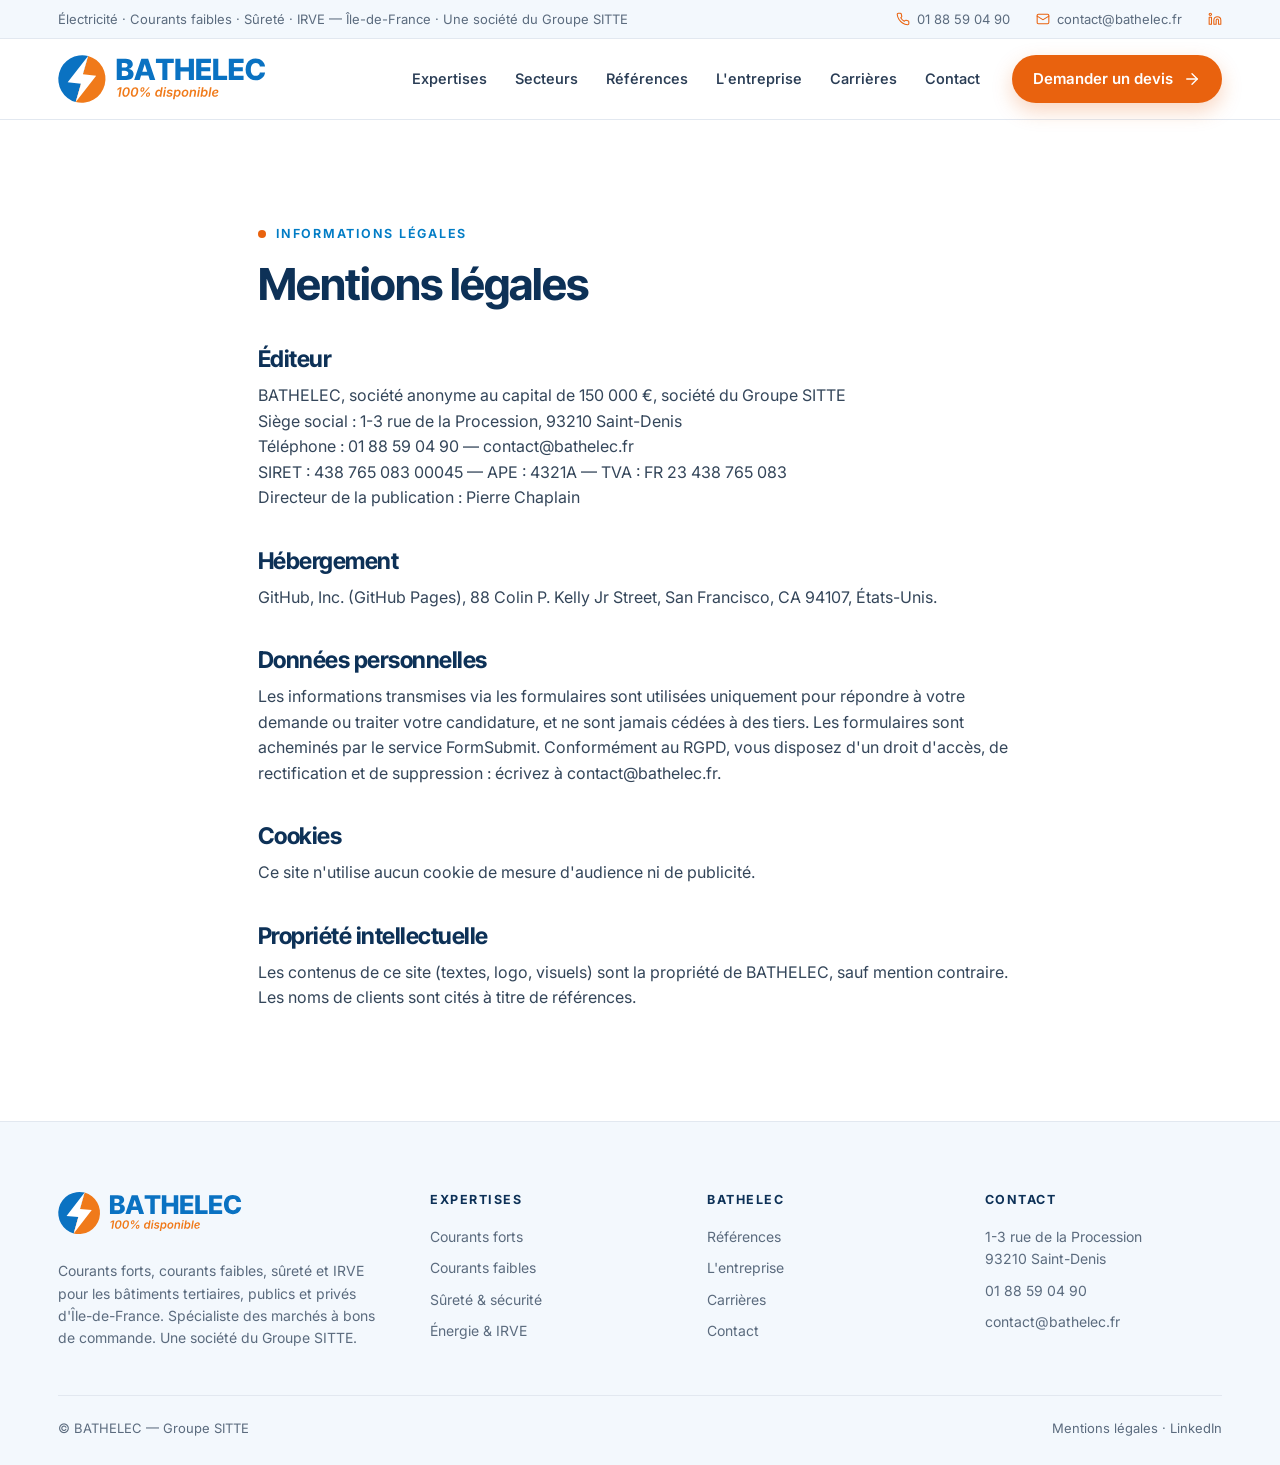
<file: mentions-legales.html>
<!DOCTYPE html>
<html lang="fr"><head>
<meta charset="utf-8"><meta name="viewport" content="width=device-width,initial-scale=1">
<title>Mentions légales | BATHELEC</title>
<meta name="description" content="Mentions légales du site bathelec.fr.">
<link rel="canonical" href="https://www.bathelec.fr/mentions-legales.html">
<meta property="og:type" content="website"><meta property="og:title" content="Mentions légales | BATHELEC"><meta property="og:description" content="Mentions légales du site bathelec.fr.">
<meta property="og:image" content="https://www.bathelec.fr/img/og.jpg"><meta property="og:url" content="https://www.bathelec.fr/mentions-legales.html"><meta property="og:locale" content="fr_FR">
<link rel="icon" type="image/svg+xml" href="img/favicon.svg"><link rel="icon" type="image/png" href="img/favicon.png"><link rel="apple-touch-icon" href="img/apple-touch-icon.png">
<link rel="preconnect" href="https://fonts.googleapis.com"><link rel="preconnect" href="https://fonts.gstatic.com" crossorigin>
<link href="https://fonts.googleapis.com/css2?family=Inter:wght@400;500;600;700&family=Inter+Tight:wght@600;700;800&display=swap" rel="stylesheet">
<link rel="stylesheet" href="assets/style.css">
<script type="application/ld+json">{"@context": "https://schema.org", "@type": "Electrician", "name": "BATHELEC", "url": "https://www.bathelec.fr", "telephone": "+33 1 88 59 04 90", "email": "contact@bathelec.fr", "logo": "https://www.bathelec.fr/img/logo.png", "address": {"@type": "PostalAddress", "streetAddress": "1-3 rue de la Procession", "postalCode": "93210", "addressLocality": "Saint-Denis", "addressCountry": "FR"}, "areaServed": "Île-de-France", "parentOrganization": {"@type": "Organization", "name": "Groupe SITTE"}}</script>
</head><body>
<div class="top"><div class="wrap"><span class="hide-m">Électricité · Courants faibles · Sûreté · IRVE — Île-de-France · Une société du Groupe SITTE</span>
<div class="r"><a href="tel:+33188590490"><svg class="ic" viewBox="0 0 24 24" fill="none" stroke="currentColor" stroke-width="1.8" stroke-linecap="round" stroke-linejoin="round" aria-hidden="true"><path d="M22 16.92v3a2 2 0 0 1-2.18 2 19.79 19.79 0 0 1-8.63-3.07 19.5 19.5 0 0 1-6-6 19.79 19.79 0 0 1-3.07-8.67A2 2 0 0 1 4.11 2h3a2 2 0 0 1 2 1.72c.13.96.36 1.9.7 2.81a2 2 0 0 1-.45 2.11L8.09 9.91a16 16 0 0 0 6 6l1.27-1.27a2 2 0 0 1 2.11-.45c.91.34 1.85.57 2.81.7A2 2 0 0 1 22 16.92z"/></svg>01 88 59 04 90</a><a href="mailto:contact@bathelec.fr"><svg class="ic" viewBox="0 0 24 24" fill="none" stroke="currentColor" stroke-width="1.8" stroke-linecap="round" stroke-linejoin="round" aria-hidden="true"><rect width="20" height="16" x="2" y="4" rx="2"/><path d="m22 7-8.97 5.7a1.94 1.94 0 0 1-2.06 0L2 7"/></svg>contact@bathelec.fr</a><a href="https://fr.linkedin.com/company/bathelec" target="_blank" rel="noopener" aria-label="LinkedIn"><svg class="ic" viewBox="0 0 24 24" fill="none" stroke="currentColor" stroke-width="1.8" stroke-linecap="round" stroke-linejoin="round" aria-hidden="true"><path d="M16 8a6 6 0 0 1 6 6v7h-4v-7a2 2 0 0 0-2-2 2 2 0 0 0-2 2v7h-4v-7a6 6 0 0 1 6-6z"/><rect width="4" height="12" x="2" y="9"/><circle cx="4" cy="4" r="2"/></svg></a></div></div></div>
<header class="h"><div class="wrap">
<a class="brand" href="index.html" aria-label="BATHELEC, accueil"><svg class="logo-anim" xmlns="http://www.w3.org/2000/svg" viewBox="0 0 605 150" width="605" height="150" role="img" aria-label="BATHELEC, 100% disponible"><g class="spin"><g transform="translate(0 6) scale(2.875)"><path d="M30.21 0.82 L24.95 19.33 L23.05 28.67 L17.79 47.18 A24 24 0 0 1 30.21 0.82 Z" fill="#0A72C2"/><path d="M30.21 0.82 L24.95 19.33 L23.05 28.67 L17.79 47.18 A24 24 0 0 0 30.21 0.82 Z" fill="#F07A1A"/><path d="M30.21 0.82 L9.69 27.30 L23.05 28.67 L17.79 47.18 L38.31 20.70 L24.95 19.33 Z" fill="#FFFFFF"/></g></g><path d="M169.4453125 78.0V16.88671875H194.916015625Q201.765625 16.88671875 206.400390625 18.8349609375Q211.03515625 20.783203125 213.373046875 24.26953125Q215.7109375 27.755859375 215.7109375 32.349609375Q215.7109375 35.8359375 214.2548828125 38.5634765625Q212.798828125 41.291015625 210.2353515625 43.095703125Q207.671875 44.900390625 204.30859375 45.59765625V46.25390625Q208.0 46.376953125 211.1376953125 48.2021484375Q214.275390625 50.02734375 216.1826171875 53.267578125Q218.08984375 56.5078125 218.08984375 60.896484375Q218.08984375 65.818359375 215.6083984375 69.6943359375Q213.126953125 73.5703125 208.3896484375 75.78515625Q203.65234375 78.0 196.884765625 78.0ZM184.169921875 66.10546875H193.357421875Q198.115234375 66.10546875 200.412109375 64.259765625Q202.708984375 62.4140625 202.708984375 59.21484375Q202.708984375 56.8359375 201.6015625 55.11328125Q200.494140625 53.390625 198.4638671875 52.447265625Q196.43359375 51.50390625 193.64453125 51.50390625H184.169921875ZM184.169921875 42.029296875H192.373046875Q194.79296875 42.029296875 196.6591796875 41.208984375Q198.525390625 40.388671875 199.591796875 38.8916015625Q200.658203125 37.39453125 200.658203125 35.220703125Q200.658203125 32.185546875 198.484375 30.4013671875Q196.310546875 28.6171875 192.619140625 28.6171875H184.169921875ZM235.63468749999998 78.0H219.76164062499998L240.43351562499998 16.88671875H260.038984375L280.66984375 78.0H264.8378125L260.81828125 65.162109375H239.65421874999998ZM257.2909375 53.923828125 250.48234374999998 32.267578125H249.99015624999998L243.18156249999998 53.923828125ZM282.50570312499997 28.904296875V16.88671875H334.10335937499997V28.904296875H315.56429687499997V78.0H301.04476562499997V28.904296875ZM338.60523437499995 78.0V16.88671875H353.32984374999995V41.4140625H377.44703124999995V16.88671875H392.17164062499995V78.0H377.44703124999995V53.431640625H353.32984374999995V78.0ZM398.64226562499994 78.0V16.88671875H441.25749999999994V28.904296875H413.36687499999994V41.25H439.04265624999994V52.98046875H413.36687499999994V65.982421875H441.21648437499994V78.0ZM447.6871093749999 78.0V16.88671875H462.4117187499999V65.982421875H487.8824218749999V78.0ZM492.7534374999999 78.0V16.88671875H535.3686718749999V28.904296875H507.4780468749999V41.25H533.1538281249999V52.98046875H507.4780468749999V65.982421875H535.3276562499999V78.0ZM570.0990625 78.8203125Q561.81390625 78.8203125 555.2719140625 75.169921875Q548.729921875 71.51953125 544.9359765625 64.5263671875Q541.14203125 57.533203125 541.14203125 47.484375Q541.14203125 37.39453125 544.9769921875 30.3603515625Q548.811953125 23.326171875 555.3949609375 19.6962890625Q561.97796875 16.06640625 570.0990625 16.06640625Q575.636171875 16.06640625 580.35296875 17.6044921875Q585.069765625 19.142578125 588.6586328125 22.095703125Q592.2475 25.048828125 594.46234375 29.314453125Q596.6771875 33.580078125 597.25140625 39.076171875H582.32171875Q582.034609375 36.779296875 581.1117578125 34.9130859375Q580.18890625 33.046875 578.6508203125 31.734375Q577.112734375 30.421875 575.061953125 29.7041015625Q573.011171875 28.986328125 570.468203125 28.986328125Q566.038515625 28.986328125 562.839296875 31.1806640625Q559.640078125 33.375 557.917421875 37.4970703125Q556.194765625 41.619140625 556.194765625 47.484375Q556.194765625 53.513671875 557.9379296875 57.6357421875Q559.68109375 61.7578125 562.8598046875 63.8291015625Q566.038515625 65.900390625 570.4271875 65.900390625Q572.847109375 65.900390625 574.856875 65.2646484375Q576.866640625 64.62890625 578.4047265625 63.4189453125Q579.9428125 62.208984375 580.9476953125 60.4658203125Q581.952578125 58.72265625 582.32171875 56.5078125H597.25140625Q596.84125 60.568359375 594.913515625 64.546875Q592.98578125 68.525390625 589.5609765625 71.7451171875Q586.136171875 74.96484375 581.2553125 76.892578125Q576.374453125 78.8203125 570.0990625 78.8203125Z" fill="#0A72C2"/><path d="M183.73583984375 99.0810546875 179.2734375 126.0H174.50390625L178.24365234375 103.380859375H178.06298828125L171.03515625 107.8974609375L171.7939453125 103.30859375L178.42431640625 99.0810546875ZM194.14208984375 126.361328125Q190.8720703125 126.361328125 188.83056640625 124.726318359375Q186.7890625 123.09130859375 186.075439453125 120.010986328125Q185.36181640625 116.9306640625 186.08447265625 112.55859375Q186.80712890625 108.1865234375 188.550537109375 105.088134765625Q190.2939453125 101.98974609375 192.87744140625 100.354736328125Q195.4609375 98.7197265625 198.712890625 98.7197265625Q201.94677734375 98.7197265625 203.997314453125 100.354736328125Q206.0478515625 101.98974609375 206.7705078125 105.070068359375Q207.4931640625 108.150390625 206.7705078125 112.5224609375Q206.0478515625 116.9306640625 204.3134765625 120.02001953125Q202.5791015625 123.109375 199.99560546875 124.7353515625Q197.412109375 126.361328125 194.14208984375 126.361328125ZM194.810546875 122.314453125Q196.5810546875 122.314453125 197.999267578125 121.158203125Q199.41748046875 120.001953125 200.4111328125 117.81591796875Q201.40478515625 115.6298828125 201.91064453125 112.5224609375Q202.4345703125 109.451171875 202.16357421875 107.26513671875Q201.892578125 105.0791015625 200.86279296875 103.913818359375Q199.8330078125 102.74853515625 198.04443359375 102.74853515625Q196.31005859375 102.74853515625 194.891845703125 103.88671875Q193.4736328125 105.02490234375 192.4619140625 107.2109375Q191.4501953125 109.39697265625 190.92626953125 112.57666015625Q190.42041015625 115.666015625 190.69140625 117.843017578125Q190.96240234375 120.02001953125 192.001220703125 121.167236328125Q193.0400390625 122.314453125 194.810546875 122.314453125ZM218.53173828125 126.361328125Q215.26171875 126.361328125 213.22021484375 124.726318359375Q211.1787109375 123.09130859375 210.465087890625 120.010986328125Q209.75146484375 116.9306640625 210.47412109375 112.55859375Q211.19677734375 108.1865234375 212.940185546875 105.088134765625Q214.68359375 101.98974609375 217.26708984375 100.354736328125Q219.8505859375 98.7197265625 223.1025390625 98.7197265625Q226.33642578125 98.7197265625 228.386962890625 100.354736328125Q230.4375 101.98974609375 231.16015625 105.070068359375Q231.8828125 108.150390625 231.16015625 112.5224609375Q230.4375 116.9306640625 228.703125 120.02001953125Q226.96875 123.109375 224.38525390625 124.7353515625Q221.8017578125 126.361328125 218.53173828125 126.361328125ZM219.2001953125 122.314453125Q220.970703125 122.314453125 222.388916015625 121.158203125Q223.80712890625 120.001953125 224.80078125 117.81591796875Q225.79443359375 115.6298828125 226.30029296875 112.5224609375Q226.82421875 109.451171875 226.55322265625 107.26513671875Q226.2822265625 105.0791015625 225.25244140625 103.913818359375Q224.22265625 102.74853515625 222.43408203125 102.74853515625Q220.69970703125 102.74853515625 219.281494140625 103.88671875Q217.86328125 105.02490234375 216.8515625 107.2109375Q215.83984375 109.39697265625 215.31591796875 112.57666015625Q214.81005859375 115.666015625 215.0810546875 117.843017578125Q215.35205078125 120.02001953125 216.390869140625 121.167236328125Q217.4296875 122.314453125 219.2001953125 122.314453125ZM242.45166015625 111.619140625Q240.5908203125 111.619140625 239.45263671875 110.82421875Q238.314453125 110.029296875 237.89892578125 108.71044921875Q237.4833984375 107.3916015625 237.736328125 105.837890625L237.97119140625 104.4287109375Q238.22412109375 102.875 239.109375 101.55615234375Q239.99462890625 100.2373046875 241.394775390625 99.4423828125Q242.794921875 98.6474609375 244.6015625 98.6474609375Q246.48046875 98.6474609375 247.609619140625 99.4423828125Q248.73876953125 100.2373046875 249.154296875 101.55615234375Q249.56982421875 102.875 249.31689453125 104.4287109375L249.08203125 105.837890625Q248.8291015625 107.3916015625 247.9619140625 108.71044921875Q247.0947265625 110.029296875 245.694580078125 110.82421875Q244.29443359375 111.619140625 242.45166015625 111.619140625ZM242.939453125 108.6201171875Q244.2041015625 108.6201171875 244.83642578125 107.761962890625Q245.46875 106.90380859375 245.63134765625 105.837890625L245.8662109375 104.4287109375Q246.046875 103.36279296875 245.7216796875 102.49560546875Q245.396484375 101.62841796875 244.095703125 101.62841796875Q242.88525390625 101.62841796875 242.225830078125 102.504638671875Q241.56640625 103.380859375 241.40380859375 104.4287109375L241.1689453125 105.837890625Q240.98828125 106.90380859375 241.340576171875 107.761962890625Q241.69287109375 108.6201171875 242.939453125 108.6201171875ZM258.56689453125 126.48779296875Q256.7060546875 126.48779296875 255.56787109375 125.69287109375Q254.4296875 124.89794921875 254.01416015625 123.5791015625Q253.5986328125 122.26025390625 253.8515625 120.70654296875L254.08642578125 119.29736328125Q254.33935546875 117.74365234375 255.215576171875 116.4248046875Q256.091796875 115.10595703125 257.5009765625 114.31103515625Q258.91015625 113.51611328125 260.716796875 113.51611328125Q262.595703125 113.51611328125 263.724853515625 114.31103515625Q264.85400390625 115.10595703125 265.26953125 116.4248046875Q265.68505859375 117.74365234375 265.4140625 119.29736328125L265.17919921875 120.70654296875Q264.9443359375 122.2783203125 264.0771484375 123.588134765625Q263.2099609375 124.89794921875 261.809814453125 125.69287109375Q260.40966796875 126.48779296875 258.56689453125 126.48779296875ZM259.0546875 123.48876953125Q260.3193359375 123.48876953125 260.95166015625 122.630615234375Q261.583984375 121.7724609375 261.74658203125 120.70654296875L261.9814453125 119.29736328125Q262.162109375 118.2314453125 261.8369140625 117.3642578125Q261.51171875 116.4970703125 260.2109375 116.4970703125Q259.00048828125 116.4970703125 258.341064453125 117.373291015625Q257.681640625 118.24951171875 257.51904296875 119.29736328125L257.2841796875 120.70654296875Q257.103515625 121.7724609375 257.455810546875 122.630615234375Q257.80810546875 123.48876953125 259.0546875 123.48876953125ZM238.2421875 126.0 261.20458984375 99.0810546875H264.7275390625L241.76513671875 126.0ZM287.40087890625 126.361328125Q284.2392578125 126.361328125 282.297119140625 124.256591796875Q280.35498046875 122.15185546875 280.35498046875 118.32177734375Q280.35498046875 115.955078125 281.014404296875 113.687744140625Q281.673828125 111.42041015625 282.95654296875 109.57763671875Q284.2392578125 107.73486328125 286.091064453125 106.641845703125Q287.94287109375 105.548828125 290.3095703125 105.548828125Q292.17041015625 105.548828125 293.2724609375 106.172119140625Q294.37451171875 106.79541015625 294.9345703125 107.671630859375Q295.49462890625 108.5478515625 295.7294921875 109.28857421875H295.92822265625L297.62646484375 99.0810546875H302.32373046875L297.861328125 126.0H293.25439453125L293.814453125 122.80224609375H293.525390625Q293.03759765625 123.615234375 292.24267578125 124.4462890625Q291.44775390625 125.27734375 290.264404296875 125.8193359375Q289.0810546875 126.361328125 287.40087890625 126.361328125ZM288.7919921875 122.4951171875Q290.36376953125 122.4951171875 291.547119140625 121.709228515625Q292.73046875 120.92333984375 293.534423828125 119.62255859375Q294.33837890625 118.32177734375 294.744873046875 116.7861328125Q295.1513671875 115.25048828125 295.1513671875 113.7509765625Q295.1513671875 111.74560546875 294.239013671875 110.580322265625Q293.32666015625 109.4150390625 291.48388671875 109.4150390625Q289.912109375 109.4150390625 288.728759765625 110.19189453125Q287.54541015625 110.96875 286.75048828125 112.25146484375Q285.95556640625 113.5341796875 285.549072265625 115.0517578125Q285.142578125 116.5693359375 285.142578125 118.05078125Q285.142578125 120.0380859375 286.036865234375 121.2666015625Q286.93115234375 122.4951171875 288.7919921875 122.4951171875ZM302.86572265625 126.0 306.2080078125 105.8017578125H310.9052734375L307.56298828125 126.0ZM309.0263671875 102.947265625Q307.90625 102.947265625 307.228759765625 102.1884765625Q306.55126953125 101.4296875 306.73193359375 100.36376953125Q306.89453125 99.2978515625 307.833984375 98.548095703125Q308.7734375 97.79833984375 309.8935546875 97.79833984375Q311.03173828125 97.79833984375 311.709228515625 98.548095703125Q312.38671875 99.2978515625 312.2060546875 100.36376953125Q312.025390625 101.4296875 311.094970703125 102.1884765625Q310.16455078125 102.947265625 309.0263671875 102.947265625ZM320.35400390625 126.41552734375Q318.04150390625 126.41552734375 316.34326171875 125.7470703125Q314.64501953125 125.07861328125 313.678466796875 123.841064453125Q312.7119140625 122.603515625 312.5673828125 120.88720703125Q312.5673828125 120.77880859375 312.558349609375 120.697509765625Q312.54931640625 120.6162109375 312.54931640625 120.52587890625L316.9755859375 120.02001953125Q317.1201171875 121.50146484375 317.9873046875 122.160888671875Q318.8544921875 122.8203125 320.53466796875 122.8203125Q321.69091796875 122.8203125 322.66650390625 122.47705078125Q323.64208984375 122.1337890625 324.2744140625 121.546630859375Q324.90673828125 120.95947265625 324.9970703125 120.1826171875Q325.08740234375 119.40576171875 324.5634765625 118.872802734375Q324.03955078125 118.33984375 322.7568359375 118.06884765625L319.4326171875 117.328125Q316.794921875 116.7138671875 315.575439453125 115.3046875Q314.35595703125 113.8955078125 314.57275390625 111.763671875Q314.771484375 109.8125 316.009033203125 108.42138671875Q317.24658203125 107.0302734375 319.19775390625 106.28955078125Q321.14892578125 105.548828125 323.46142578125 105.548828125Q326.8037109375 105.548828125 328.6103515625 106.894775390625Q330.4169921875 108.24072265625 330.7421875 110.40869140625Q330.7783203125 110.51708984375 330.805419921875 110.652587890625Q330.83251953125 110.7880859375 330.8505859375 110.91455078125L326.64111328125 111.42041015625Q326.46044921875 110.37255859375 325.746826171875 109.713134765625Q325.033203125 109.0537109375 323.46142578125 109.0537109375Q322.44970703125 109.0537109375 321.5283203125 109.37890625Q320.60693359375 109.7041015625 319.99267578125 110.273193359375Q319.37841796875 110.84228515625 319.2880859375 111.6552734375Q319.16162109375 112.4501953125 319.694580078125 112.965087890625Q320.2275390625 113.47998046875 321.65478515625 113.80517578125L324.9609375 114.52783203125Q327.61669921875 115.10595703125 328.84521484375 116.4609375Q330.07373046875 117.81591796875 329.8388671875 119.8935546875Q329.6943359375 121.39306640625 328.8994140625 122.594482421875Q328.1044921875 123.7958984375 326.8037109375 124.654052734375Q325.5029296875 125.51220703125 323.849853515625 125.9638671875Q322.19677734375 126.41552734375 320.35400390625 126.41552734375ZM331.609375 133.5517578125 336.21630859375 105.8017578125H340.80517578125L340.22705078125 109.14404296875H340.3896484375Q340.87744140625 108.38525390625 341.681396484375 107.545166015625Q342.4853515625 106.705078125 343.704833984375 106.126953125Q344.92431640625 105.548828125 346.65869140625 105.548828125Q348.736328125 105.548828125 350.317138671875 106.47021484375Q351.89794921875 107.3916015625 352.80126953125 109.18017578125Q353.70458984375 110.96875 353.70458984375 113.5703125Q353.70458984375 115.79248046875 353.072265625 118.05078125Q352.43994140625 120.30908203125 351.193359375 122.18798828125Q349.94677734375 124.06689453125 348.076904296875 125.214111328125Q346.20703125 126.361328125 343.73193359375 126.361328125Q341.92529296875 126.361328125 340.832275390625 125.7470703125Q339.7392578125 125.1328125 339.17919921875 124.265625Q338.619140625 123.3984375 338.3662109375 122.67578125H338.09521484375L336.306640625 133.5517578125ZM342.5576171875 122.4951171875Q344.18359375 122.4951171875 345.3759765625 121.673095703125Q346.568359375 120.85107421875 347.36328125 119.5322265625Q348.158203125 118.21337890625 348.546630859375 116.69580078125Q348.93505859375 115.17822265625 348.93505859375 113.80517578125Q348.93505859375 111.81787109375 348.040771484375 110.616455078125Q347.146484375 109.4150390625 345.267578125 109.4150390625Q343.69580078125 109.4150390625 342.50341796875 110.19189453125Q341.31103515625 110.96875 340.51611328125 112.242431640625Q339.72119140625 113.51611328125 339.32373046875 115.042724609375Q338.92626953125 116.5693359375 338.92626953125 118.06884765625Q338.92626953125 120.1103515625 339.838623046875 121.302734375Q340.7509765625 122.4951171875 342.5576171875 122.4951171875ZM364.94189453125 126.41552734375Q362.30419921875 126.41552734375 360.443359375 125.376708984375Q358.58251953125 124.337890625 357.5888671875 122.449951171875Q356.59521484375 120.56201171875 356.59521484375 118.03271484375Q356.59521484375 115.61181640625 357.363037109375 113.37158203125Q358.130859375 111.13134765625 359.585205078125 109.369873046875Q361.03955078125 107.6083984375 363.126220703125 106.57861328125Q365.212890625 105.548828125 367.8505859375 105.548828125Q370.48828125 105.548828125 372.358154296875 106.57861328125Q374.22802734375 107.6083984375 375.2216796875 109.496337890625Q376.21533203125 111.38427734375 376.21533203125 113.931640625Q376.21533203125 116.37060546875 375.447509765625 118.61083984375Q374.6796875 120.85107421875 373.21630859375 122.612548828125Q371.7529296875 124.3740234375 369.666259765625 125.394775390625Q367.57958984375 126.41552734375 364.94189453125 126.41552734375ZM365.08642578125 122.603515625Q366.71240234375 122.603515625 367.9228515625 121.7724609375Q369.13330078125 120.94140625 369.919189453125 119.62255859375Q370.705078125 118.3037109375 371.093505859375 116.777099609375Q371.48193359375 115.25048828125 371.48193359375 113.859375Q371.48193359375 112.54052734375 371.075439453125 111.52880859375Q370.6689453125 110.51708984375 369.837890625 109.93896484375Q369.0068359375 109.36083984375 367.7060546875 109.36083984375Q366.080078125 109.36083984375 364.86962890625 110.182861328125Q363.6591796875 111.0048828125 362.873291015625 112.32373046875Q362.08740234375 113.642578125 361.698974609375 115.169189453125Q361.310546875 116.69580078125 361.310546875 118.10498046875Q361.310546875 120.07421875 362.23193359375 121.3388671875Q363.1533203125 122.603515625 365.08642578125 122.603515625ZM385.14013671875 114.3291015625 383.18896484375 126.0H378.49169921875L381.85205078125 105.8017578125H386.29638671875L385.736328125 109.54150390625Q386.80224609375 107.77099609375 388.193359375 106.79541015625Q389.98193359375 105.548828125 392.36669921875 105.548828125Q394.5166015625 105.548828125 395.97998046875 106.479248046875Q397.443359375 107.40966796875 398.066650390625 109.14404296875Q398.68994140625 110.87841796875 398.2744140625 113.3173828125L396.16064453125 126.0H391.46337890625L393.5048828125 113.73291015625Q393.8662109375 111.67333984375 392.989990234375 110.607421875Q392.11376953125 109.54150390625 390.37939453125 109.54150390625Q389.07861328125 109.54150390625 387.9765625 110.11962890625Q386.87451171875 110.69775390625 386.124755859375 111.772705078125Q385.375 112.84765625 385.14013671875 114.3291015625ZM401.1650390625 126.0 404.50732421875 105.8017578125H409.20458984375L405.8623046875 126.0ZM407.32568359375 102.947265625Q406.20556640625 102.947265625 405.528076171875 102.1884765625Q404.8505859375 101.4296875 405.03125 100.36376953125Q405.19384765625 99.2978515625 406.13330078125 98.548095703125Q407.07275390625 97.79833984375 408.19287109375 97.79833984375Q409.3310546875 97.79833984375 410.008544921875 98.548095703125Q410.68603515625 99.2978515625 410.50537109375 100.36376953125Q410.32470703125 101.4296875 409.394287109375 102.1884765625Q408.4638671875 102.947265625 407.32568359375 102.947265625ZM421.724609375 126.361328125Q419.93603515625 126.361328125 418.833984375 125.76513671875Q417.73193359375 125.1689453125 417.15380859375 124.31982421875Q416.57568359375 123.470703125 416.3046875 122.72998046875H416.015625L415.4375 126.0H410.8486328125L415.31103515625 99.0810546875H420.00830078125L418.31005859375 109.14404296875H418.544921875Q419.05078125 108.38525390625 419.8095703125 107.545166015625Q420.568359375 106.705078125 421.74267578125 106.126953125Q422.9169921875 105.548828125 424.6513671875 105.548828125Q426.72900390625 105.548828125 428.309814453125 106.47021484375Q429.890625 107.3916015625 430.7939453125 109.18017578125Q431.697265625 110.96875 431.697265625 113.5703125Q431.697265625 115.79248046875 431.06494140625 118.05078125Q430.4326171875 120.30908203125 429.18603515625 122.18798828125Q427.939453125 124.06689453125 426.069580078125 125.214111328125Q424.19970703125 126.361328125 421.724609375 126.361328125ZM420.55029296875 122.4951171875Q422.17626953125 122.4951171875 423.36865234375 121.673095703125Q424.56103515625 120.85107421875 425.35595703125 119.5322265625Q426.15087890625 118.21337890625 426.539306640625 116.69580078125Q426.927734375 115.17822265625 426.927734375 113.80517578125Q426.927734375 111.81787109375 426.033447265625 110.616455078125Q425.13916015625 109.4150390625 423.26025390625 109.4150390625Q421.6884765625 109.4150390625 420.49609375 110.19189453125Q419.3037109375 110.96875 418.5087890625 112.242431640625Q417.7138671875 113.51611328125 417.31640625 115.042724609375Q416.9189453125 116.5693359375 416.9189453125 118.06884765625Q416.9189453125 120.1103515625 417.831298828125 121.302734375Q418.74365234375 122.4951171875 420.55029296875 122.4951171875ZM443.115234375 99.0810546875 438.65283203125 126.0H433.95556640625L438.41796875 99.0810546875ZM452.6904296875 126.43359375Q450.07080078125 126.43359375 448.173828125 125.448974609375Q446.27685546875 124.46435546875 445.26513671875 122.630615234375Q444.25341796875 120.796875 444.25341796875 118.2314453125Q444.25341796875 115.6298828125 445.093505859375 113.326416015625Q445.93359375 111.02294921875 447.478271484375 109.243408203125Q449.02294921875 107.4638671875 451.1005859375 106.4521484375Q453.17822265625 105.4404296875 455.6533203125 105.4404296875Q457.73095703125 105.4404296875 459.3388671875 106.135986328125Q460.94677734375 106.83154296875 461.8681640625 108.123291015625Q462.78955078125 109.4150390625 462.78955078125 111.185546875Q462.78955078125 113.01025390625 461.759765625 114.220703125Q460.72998046875 115.43115234375 458.679443359375 116.1357421875Q456.62890625 116.84033203125 453.57568359375 117.12939453125Q451.44384765625 117.34619140625 448.80615234375 117.41845703125Q448.77001953125 117.8701171875 448.77001953125 118.28564453125Q448.77001953125 119.5322265625 449.16748046875 120.552978515625Q449.56494140625 121.57373046875 450.50439453125 122.160888671875Q451.44384765625 122.748046875 453.015625 122.748046875Q454.69580078125 122.748046875 455.987548828125 122.04345703125Q457.279296875 121.3388671875 457.87548828125 120.09228515625L462.13916015625 120.81494140625Q461.109375 123.3623046875 458.589111328125 124.89794921875Q456.06884765625 126.43359375 452.6904296875 126.43359375ZM449.34814453125 114.41943359375Q451.208984375 114.38330078125 452.6181640625 114.29296875Q454.822265625 114.1484375 456.06884765625 113.80517578125Q457.3154296875 113.4619140625 457.830322265625 112.856689453125Q458.34521484375 112.25146484375 458.34521484375 111.34814453125Q458.34521484375 110.318359375 457.487060546875 109.72216796875Q456.62890625 109.1259765625 455.18359375 109.1259765625Q453.32275390625 109.1259765625 452.085205078125 110.056396484375Q450.84765625 110.98681640625 450.125 112.43212890625Q449.63720703125 113.3896484375 449.34814453125 114.41943359375Z" fill="#F07A1A"/><rect class="uline" x="166" y="137" width="300.5" height="4.5" rx="2.25" fill="#F07A1A"/></svg></a>
<nav class="m">
<div class="dd"><a href="index.html#expertises">Expertises</a><div class="menu"><a href="expertises/courants-forts.html"><svg class="ic" viewBox="0 0 24 24" fill="none" stroke="currentColor" stroke-width="1.8" stroke-linecap="round" stroke-linejoin="round" aria-hidden="true"><path d="M13 2 3 14h9l-1 8 10-12h-9l1-8z"/></svg><span>Courants forts<small>Colonnes montantes, TGBT, postes MT/BT, distribution et éclairage.</small></span></a><a href="expertises/courants-faibles.html"><svg class="ic" viewBox="0 0 24 24" fill="none" stroke="currentColor" stroke-width="1.8" stroke-linecap="round" stroke-linejoin="round" aria-hidden="true"><rect x="16" y="16" width="6" height="6" rx="1"/><rect x="2" y="16" width="6" height="6" rx="1"/><rect x="9" y="2" width="6" height="6" rx="1"/><path d="M5 16v-3a1 1 0 0 1 1-1h12a1 1 0 0 1 1 1v3"/><path d="M12 12V8"/></svg><span>Courants faibles<small>Câblage VDI, informatique, téléphonie, interphonie et visiophonie.</small></span></a><a href="expertises/surete-securite.html"><svg class="ic" viewBox="0 0 24 24" fill="none" stroke="currentColor" stroke-width="1.8" stroke-linecap="round" stroke-linejoin="round" aria-hidden="true"><path d="M20 13c0 5-3.5 7.5-7.66 8.95a1 1 0 0 1-.67-.01C7.5 20.5 4 18 4 13V6a1 1 0 0 1 1-1c2 0 4.5-1.2 6.24-2.72a1.17 1.17 0 0 1 1.52 0C14.51 3.81 17 5 19 5a1 1 0 0 1 1 1z"/><path d="m9 12 2 2 4-4"/></svg><span>Sûreté & sécurité<small>Contrôle d&#x27;accès, portes automatiques, vidéoprotection, SSI.</small></span></a><a href="expertises/energie-irve.html"><svg class="ic" viewBox="0 0 24 24" fill="none" stroke="currentColor" stroke-width="1.8" stroke-linecap="round" stroke-linejoin="round" aria-hidden="true"><path d="M12 22v-5"/><path d="M9 8V2"/><path d="M15 8V2"/><path d="M18 8v5a4 4 0 0 1-4 4h-4a4 4 0 0 1-4-4V8Z"/></svg><span>Énergie & IRVE<small>Bornes de recharge, puissance, raccordement et photovoltaïque.</small></span></a></div></div>
<a href="index.html#secteurs">Secteurs</a>
<a href="references.html">Références</a>
<a href="entreprise.html">L'entreprise</a>
<a href="carrieres.html">Carrières</a>
<a href="contact.html">Contact</a>
<a class="btn btn-o" href="contact.html#form">Demander un devis <svg class="ic" viewBox="0 0 24 24" fill="none" stroke="currentColor" stroke-width="1.8" stroke-linecap="round" stroke-linejoin="round" aria-hidden="true"><path d="M5 12h14"/><path d="m12 5 7 7-7 7"/></svg></a>
</nav>
<a class="callm" href="tel:+33188590490" aria-label="Appeler Bathelec"><svg class="ic" viewBox="0 0 24 24" fill="none" stroke="currentColor" stroke-width="1.8" stroke-linecap="round" stroke-linejoin="round" aria-hidden="true"><path d="M22 16.92v3a2 2 0 0 1-2.18 2 19.79 19.79 0 0 1-8.63-3.07 19.5 19.5 0 0 1-6-6 19.79 19.79 0 0 1-3.07-8.67A2 2 0 0 1 4.11 2h3a2 2 0 0 1 2 1.72c.13.96.36 1.9.7 2.81a2 2 0 0 1-.45 2.11L8.09 9.91a16 16 0 0 0 6 6l1.27-1.27a2 2 0 0 1 2.11-.45c.91.34 1.85.57 2.81.7A2 2 0 0 1 22 16.92z"/></svg></a>
<button class="burger" aria-label="Menu"><svg class="ic" viewBox="0 0 24 24" fill="none" stroke="currentColor" stroke-width="1.8" stroke-linecap="round" stroke-linejoin="round" aria-hidden="true"><line x1="4" x2="20" y1="6" y2="6"/><line x1="4" x2="20" y1="12" y2="12"/><line x1="4" x2="20" y1="18" y2="18"/></svg></button>
</div></header>
<main><section><div class="wrap legal"><span class="kicker">Informations légales</span><h1 style="font-size:44px">Mentions légales</h1>
<h2>Éditeur</h2><p>BATHELEC, société anonyme au capital de 150 000 €, société du Groupe SITTE<br>Siège social : 1-3 rue de la Procession, 93210 Saint-Denis<br>Téléphone : 01 88 59 04 90 — contact@bathelec.fr<br>SIRET : 438 765 083 00045 — APE : 4321A — TVA : FR 23 438 765 083<br>Directeur de la publication : Pierre Chaplain</p>
<h2>Hébergement</h2><p>GitHub, Inc. (GitHub Pages), 88 Colin P. Kelly Jr Street, San Francisco, CA 94107, États-Unis.</p>
<h2>Données personnelles</h2><p>Les informations transmises via les formulaires sont utilisées uniquement pour répondre à votre demande ou traiter votre candidature, et ne sont jamais cédées à des tiers. Les formulaires sont acheminés par le service FormSubmit. Conformément au RGPD, vous disposez d'un droit d'accès, de rectification et de suppression : écrivez à contact@bathelec.fr.</p>
<h2>Cookies</h2><p>Ce site n'utilise aucun cookie de mesure d'audience ni de publicité.</p>
<h2>Propriété intellectuelle</h2><p>Les contenus de ce site (textes, logo, visuels) sont la propriété de BATHELEC, sauf mention contraire. Les noms de clients sont cités à titre de références.</p></div></section></main>
<footer><div class="wrap">
<div class="cols">
<div><a class="brand" href="index.html" aria-label="BATHELEC, accueil"><svg class="logo-anim" xmlns="http://www.w3.org/2000/svg" viewBox="0 0 605 150" width="605" height="150" role="img" aria-label="BATHELEC, 100% disponible"><g class="spin"><g transform="translate(0 6) scale(2.875)"><path d="M30.21 0.82 L24.95 19.33 L23.05 28.67 L17.79 47.18 A24 24 0 0 1 30.21 0.82 Z" fill="#0A72C2"/><path d="M30.21 0.82 L24.95 19.33 L23.05 28.67 L17.79 47.18 A24 24 0 0 0 30.21 0.82 Z" fill="#F07A1A"/><path d="M30.21 0.82 L9.69 27.30 L23.05 28.67 L17.79 47.18 L38.31 20.70 L24.95 19.33 Z" fill="#FFFFFF"/></g></g><path d="M169.4453125 78.0V16.88671875H194.916015625Q201.765625 16.88671875 206.400390625 18.8349609375Q211.03515625 20.783203125 213.373046875 24.26953125Q215.7109375 27.755859375 215.7109375 32.349609375Q215.7109375 35.8359375 214.2548828125 38.5634765625Q212.798828125 41.291015625 210.2353515625 43.095703125Q207.671875 44.900390625 204.30859375 45.59765625V46.25390625Q208.0 46.376953125 211.1376953125 48.2021484375Q214.275390625 50.02734375 216.1826171875 53.267578125Q218.08984375 56.5078125 218.08984375 60.896484375Q218.08984375 65.818359375 215.6083984375 69.6943359375Q213.126953125 73.5703125 208.3896484375 75.78515625Q203.65234375 78.0 196.884765625 78.0ZM184.169921875 66.10546875H193.357421875Q198.115234375 66.10546875 200.412109375 64.259765625Q202.708984375 62.4140625 202.708984375 59.21484375Q202.708984375 56.8359375 201.6015625 55.11328125Q200.494140625 53.390625 198.4638671875 52.447265625Q196.43359375 51.50390625 193.64453125 51.50390625H184.169921875ZM184.169921875 42.029296875H192.373046875Q194.79296875 42.029296875 196.6591796875 41.208984375Q198.525390625 40.388671875 199.591796875 38.8916015625Q200.658203125 37.39453125 200.658203125 35.220703125Q200.658203125 32.185546875 198.484375 30.4013671875Q196.310546875 28.6171875 192.619140625 28.6171875H184.169921875ZM235.63468749999998 78.0H219.76164062499998L240.43351562499998 16.88671875H260.038984375L280.66984375 78.0H264.8378125L260.81828125 65.162109375H239.65421874999998ZM257.2909375 53.923828125 250.48234374999998 32.267578125H249.99015624999998L243.18156249999998 53.923828125ZM282.50570312499997 28.904296875V16.88671875H334.10335937499997V28.904296875H315.56429687499997V78.0H301.04476562499997V28.904296875ZM338.60523437499995 78.0V16.88671875H353.32984374999995V41.4140625H377.44703124999995V16.88671875H392.17164062499995V78.0H377.44703124999995V53.431640625H353.32984374999995V78.0ZM398.64226562499994 78.0V16.88671875H441.25749999999994V28.904296875H413.36687499999994V41.25H439.04265624999994V52.98046875H413.36687499999994V65.982421875H441.21648437499994V78.0ZM447.6871093749999 78.0V16.88671875H462.4117187499999V65.982421875H487.8824218749999V78.0ZM492.7534374999999 78.0V16.88671875H535.3686718749999V28.904296875H507.4780468749999V41.25H533.1538281249999V52.98046875H507.4780468749999V65.982421875H535.3276562499999V78.0ZM570.0990625 78.8203125Q561.81390625 78.8203125 555.2719140625 75.169921875Q548.729921875 71.51953125 544.9359765625 64.5263671875Q541.14203125 57.533203125 541.14203125 47.484375Q541.14203125 37.39453125 544.9769921875 30.3603515625Q548.811953125 23.326171875 555.3949609375 19.6962890625Q561.97796875 16.06640625 570.0990625 16.06640625Q575.636171875 16.06640625 580.35296875 17.6044921875Q585.069765625 19.142578125 588.6586328125 22.095703125Q592.2475 25.048828125 594.46234375 29.314453125Q596.6771875 33.580078125 597.25140625 39.076171875H582.32171875Q582.034609375 36.779296875 581.1117578125 34.9130859375Q580.18890625 33.046875 578.6508203125 31.734375Q577.112734375 30.421875 575.061953125 29.7041015625Q573.011171875 28.986328125 570.468203125 28.986328125Q566.038515625 28.986328125 562.839296875 31.1806640625Q559.640078125 33.375 557.917421875 37.4970703125Q556.194765625 41.619140625 556.194765625 47.484375Q556.194765625 53.513671875 557.9379296875 57.6357421875Q559.68109375 61.7578125 562.8598046875 63.8291015625Q566.038515625 65.900390625 570.4271875 65.900390625Q572.847109375 65.900390625 574.856875 65.2646484375Q576.866640625 64.62890625 578.4047265625 63.4189453125Q579.9428125 62.208984375 580.9476953125 60.4658203125Q581.952578125 58.72265625 582.32171875 56.5078125H597.25140625Q596.84125 60.568359375 594.913515625 64.546875Q592.98578125 68.525390625 589.5609765625 71.7451171875Q586.136171875 74.96484375 581.2553125 76.892578125Q576.374453125 78.8203125 570.0990625 78.8203125Z" fill="#0A72C2"/><path d="M183.73583984375 99.0810546875 179.2734375 126.0H174.50390625L178.24365234375 103.380859375H178.06298828125L171.03515625 107.8974609375L171.7939453125 103.30859375L178.42431640625 99.0810546875ZM194.14208984375 126.361328125Q190.8720703125 126.361328125 188.83056640625 124.726318359375Q186.7890625 123.09130859375 186.075439453125 120.010986328125Q185.36181640625 116.9306640625 186.08447265625 112.55859375Q186.80712890625 108.1865234375 188.550537109375 105.088134765625Q190.2939453125 101.98974609375 192.87744140625 100.354736328125Q195.4609375 98.7197265625 198.712890625 98.7197265625Q201.94677734375 98.7197265625 203.997314453125 100.354736328125Q206.0478515625 101.98974609375 206.7705078125 105.070068359375Q207.4931640625 108.150390625 206.7705078125 112.5224609375Q206.0478515625 116.9306640625 204.3134765625 120.02001953125Q202.5791015625 123.109375 199.99560546875 124.7353515625Q197.412109375 126.361328125 194.14208984375 126.361328125ZM194.810546875 122.314453125Q196.5810546875 122.314453125 197.999267578125 121.158203125Q199.41748046875 120.001953125 200.4111328125 117.81591796875Q201.40478515625 115.6298828125 201.91064453125 112.5224609375Q202.4345703125 109.451171875 202.16357421875 107.26513671875Q201.892578125 105.0791015625 200.86279296875 103.913818359375Q199.8330078125 102.74853515625 198.04443359375 102.74853515625Q196.31005859375 102.74853515625 194.891845703125 103.88671875Q193.4736328125 105.02490234375 192.4619140625 107.2109375Q191.4501953125 109.39697265625 190.92626953125 112.57666015625Q190.42041015625 115.666015625 190.69140625 117.843017578125Q190.96240234375 120.02001953125 192.001220703125 121.167236328125Q193.0400390625 122.314453125 194.810546875 122.314453125ZM218.53173828125 126.361328125Q215.26171875 126.361328125 213.22021484375 124.726318359375Q211.1787109375 123.09130859375 210.465087890625 120.010986328125Q209.75146484375 116.9306640625 210.47412109375 112.55859375Q211.19677734375 108.1865234375 212.940185546875 105.088134765625Q214.68359375 101.98974609375 217.26708984375 100.354736328125Q219.8505859375 98.7197265625 223.1025390625 98.7197265625Q226.33642578125 98.7197265625 228.386962890625 100.354736328125Q230.4375 101.98974609375 231.16015625 105.070068359375Q231.8828125 108.150390625 231.16015625 112.5224609375Q230.4375 116.9306640625 228.703125 120.02001953125Q226.96875 123.109375 224.38525390625 124.7353515625Q221.8017578125 126.361328125 218.53173828125 126.361328125ZM219.2001953125 122.314453125Q220.970703125 122.314453125 222.388916015625 121.158203125Q223.80712890625 120.001953125 224.80078125 117.81591796875Q225.79443359375 115.6298828125 226.30029296875 112.5224609375Q226.82421875 109.451171875 226.55322265625 107.26513671875Q226.2822265625 105.0791015625 225.25244140625 103.913818359375Q224.22265625 102.74853515625 222.43408203125 102.74853515625Q220.69970703125 102.74853515625 219.281494140625 103.88671875Q217.86328125 105.02490234375 216.8515625 107.2109375Q215.83984375 109.39697265625 215.31591796875 112.57666015625Q214.81005859375 115.666015625 215.0810546875 117.843017578125Q215.35205078125 120.02001953125 216.390869140625 121.167236328125Q217.4296875 122.314453125 219.2001953125 122.314453125ZM242.45166015625 111.619140625Q240.5908203125 111.619140625 239.45263671875 110.82421875Q238.314453125 110.029296875 237.89892578125 108.71044921875Q237.4833984375 107.3916015625 237.736328125 105.837890625L237.97119140625 104.4287109375Q238.22412109375 102.875 239.109375 101.55615234375Q239.99462890625 100.2373046875 241.394775390625 99.4423828125Q242.794921875 98.6474609375 244.6015625 98.6474609375Q246.48046875 98.6474609375 247.609619140625 99.4423828125Q248.73876953125 100.2373046875 249.154296875 101.55615234375Q249.56982421875 102.875 249.31689453125 104.4287109375L249.08203125 105.837890625Q248.8291015625 107.3916015625 247.9619140625 108.71044921875Q247.0947265625 110.029296875 245.694580078125 110.82421875Q244.29443359375 111.619140625 242.45166015625 111.619140625ZM242.939453125 108.6201171875Q244.2041015625 108.6201171875 244.83642578125 107.761962890625Q245.46875 106.90380859375 245.63134765625 105.837890625L245.8662109375 104.4287109375Q246.046875 103.36279296875 245.7216796875 102.49560546875Q245.396484375 101.62841796875 244.095703125 101.62841796875Q242.88525390625 101.62841796875 242.225830078125 102.504638671875Q241.56640625 103.380859375 241.40380859375 104.4287109375L241.1689453125 105.837890625Q240.98828125 106.90380859375 241.340576171875 107.761962890625Q241.69287109375 108.6201171875 242.939453125 108.6201171875ZM258.56689453125 126.48779296875Q256.7060546875 126.48779296875 255.56787109375 125.69287109375Q254.4296875 124.89794921875 254.01416015625 123.5791015625Q253.5986328125 122.26025390625 253.8515625 120.70654296875L254.08642578125 119.29736328125Q254.33935546875 117.74365234375 255.215576171875 116.4248046875Q256.091796875 115.10595703125 257.5009765625 114.31103515625Q258.91015625 113.51611328125 260.716796875 113.51611328125Q262.595703125 113.51611328125 263.724853515625 114.31103515625Q264.85400390625 115.10595703125 265.26953125 116.4248046875Q265.68505859375 117.74365234375 265.4140625 119.29736328125L265.17919921875 120.70654296875Q264.9443359375 122.2783203125 264.0771484375 123.588134765625Q263.2099609375 124.89794921875 261.809814453125 125.69287109375Q260.40966796875 126.48779296875 258.56689453125 126.48779296875ZM259.0546875 123.48876953125Q260.3193359375 123.48876953125 260.95166015625 122.630615234375Q261.583984375 121.7724609375 261.74658203125 120.70654296875L261.9814453125 119.29736328125Q262.162109375 118.2314453125 261.8369140625 117.3642578125Q261.51171875 116.4970703125 260.2109375 116.4970703125Q259.00048828125 116.4970703125 258.341064453125 117.373291015625Q257.681640625 118.24951171875 257.51904296875 119.29736328125L257.2841796875 120.70654296875Q257.103515625 121.7724609375 257.455810546875 122.630615234375Q257.80810546875 123.48876953125 259.0546875 123.48876953125ZM238.2421875 126.0 261.20458984375 99.0810546875H264.7275390625L241.76513671875 126.0ZM287.40087890625 126.361328125Q284.2392578125 126.361328125 282.297119140625 124.256591796875Q280.35498046875 122.15185546875 280.35498046875 118.32177734375Q280.35498046875 115.955078125 281.014404296875 113.687744140625Q281.673828125 111.42041015625 282.95654296875 109.57763671875Q284.2392578125 107.73486328125 286.091064453125 106.641845703125Q287.94287109375 105.548828125 290.3095703125 105.548828125Q292.17041015625 105.548828125 293.2724609375 106.172119140625Q294.37451171875 106.79541015625 294.9345703125 107.671630859375Q295.49462890625 108.5478515625 295.7294921875 109.28857421875H295.92822265625L297.62646484375 99.0810546875H302.32373046875L297.861328125 126.0H293.25439453125L293.814453125 122.80224609375H293.525390625Q293.03759765625 123.615234375 292.24267578125 124.4462890625Q291.44775390625 125.27734375 290.264404296875 125.8193359375Q289.0810546875 126.361328125 287.40087890625 126.361328125ZM288.7919921875 122.4951171875Q290.36376953125 122.4951171875 291.547119140625 121.709228515625Q292.73046875 120.92333984375 293.534423828125 119.62255859375Q294.33837890625 118.32177734375 294.744873046875 116.7861328125Q295.1513671875 115.25048828125 295.1513671875 113.7509765625Q295.1513671875 111.74560546875 294.239013671875 110.580322265625Q293.32666015625 109.4150390625 291.48388671875 109.4150390625Q289.912109375 109.4150390625 288.728759765625 110.19189453125Q287.54541015625 110.96875 286.75048828125 112.25146484375Q285.95556640625 113.5341796875 285.549072265625 115.0517578125Q285.142578125 116.5693359375 285.142578125 118.05078125Q285.142578125 120.0380859375 286.036865234375 121.2666015625Q286.93115234375 122.4951171875 288.7919921875 122.4951171875ZM302.86572265625 126.0 306.2080078125 105.8017578125H310.9052734375L307.56298828125 126.0ZM309.0263671875 102.947265625Q307.90625 102.947265625 307.228759765625 102.1884765625Q306.55126953125 101.4296875 306.73193359375 100.36376953125Q306.89453125 99.2978515625 307.833984375 98.548095703125Q308.7734375 97.79833984375 309.8935546875 97.79833984375Q311.03173828125 97.79833984375 311.709228515625 98.548095703125Q312.38671875 99.2978515625 312.2060546875 100.36376953125Q312.025390625 101.4296875 311.094970703125 102.1884765625Q310.16455078125 102.947265625 309.0263671875 102.947265625ZM320.35400390625 126.41552734375Q318.04150390625 126.41552734375 316.34326171875 125.7470703125Q314.64501953125 125.07861328125 313.678466796875 123.841064453125Q312.7119140625 122.603515625 312.5673828125 120.88720703125Q312.5673828125 120.77880859375 312.558349609375 120.697509765625Q312.54931640625 120.6162109375 312.54931640625 120.52587890625L316.9755859375 120.02001953125Q317.1201171875 121.50146484375 317.9873046875 122.160888671875Q318.8544921875 122.8203125 320.53466796875 122.8203125Q321.69091796875 122.8203125 322.66650390625 122.47705078125Q323.64208984375 122.1337890625 324.2744140625 121.546630859375Q324.90673828125 120.95947265625 324.9970703125 120.1826171875Q325.08740234375 119.40576171875 324.5634765625 118.872802734375Q324.03955078125 118.33984375 322.7568359375 118.06884765625L319.4326171875 117.328125Q316.794921875 116.7138671875 315.575439453125 115.3046875Q314.35595703125 113.8955078125 314.57275390625 111.763671875Q314.771484375 109.8125 316.009033203125 108.42138671875Q317.24658203125 107.0302734375 319.19775390625 106.28955078125Q321.14892578125 105.548828125 323.46142578125 105.548828125Q326.8037109375 105.548828125 328.6103515625 106.894775390625Q330.4169921875 108.24072265625 330.7421875 110.40869140625Q330.7783203125 110.51708984375 330.805419921875 110.652587890625Q330.83251953125 110.7880859375 330.8505859375 110.91455078125L326.64111328125 111.42041015625Q326.46044921875 110.37255859375 325.746826171875 109.713134765625Q325.033203125 109.0537109375 323.46142578125 109.0537109375Q322.44970703125 109.0537109375 321.5283203125 109.37890625Q320.60693359375 109.7041015625 319.99267578125 110.273193359375Q319.37841796875 110.84228515625 319.2880859375 111.6552734375Q319.16162109375 112.4501953125 319.694580078125 112.965087890625Q320.2275390625 113.47998046875 321.65478515625 113.80517578125L324.9609375 114.52783203125Q327.61669921875 115.10595703125 328.84521484375 116.4609375Q330.07373046875 117.81591796875 329.8388671875 119.8935546875Q329.6943359375 121.39306640625 328.8994140625 122.594482421875Q328.1044921875 123.7958984375 326.8037109375 124.654052734375Q325.5029296875 125.51220703125 323.849853515625 125.9638671875Q322.19677734375 126.41552734375 320.35400390625 126.41552734375ZM331.609375 133.5517578125 336.21630859375 105.8017578125H340.80517578125L340.22705078125 109.14404296875H340.3896484375Q340.87744140625 108.38525390625 341.681396484375 107.545166015625Q342.4853515625 106.705078125 343.704833984375 106.126953125Q344.92431640625 105.548828125 346.65869140625 105.548828125Q348.736328125 105.548828125 350.317138671875 106.47021484375Q351.89794921875 107.3916015625 352.80126953125 109.18017578125Q353.70458984375 110.96875 353.70458984375 113.5703125Q353.70458984375 115.79248046875 353.072265625 118.05078125Q352.43994140625 120.30908203125 351.193359375 122.18798828125Q349.94677734375 124.06689453125 348.076904296875 125.214111328125Q346.20703125 126.361328125 343.73193359375 126.361328125Q341.92529296875 126.361328125 340.832275390625 125.7470703125Q339.7392578125 125.1328125 339.17919921875 124.265625Q338.619140625 123.3984375 338.3662109375 122.67578125H338.09521484375L336.306640625 133.5517578125ZM342.5576171875 122.4951171875Q344.18359375 122.4951171875 345.3759765625 121.673095703125Q346.568359375 120.85107421875 347.36328125 119.5322265625Q348.158203125 118.21337890625 348.546630859375 116.69580078125Q348.93505859375 115.17822265625 348.93505859375 113.80517578125Q348.93505859375 111.81787109375 348.040771484375 110.616455078125Q347.146484375 109.4150390625 345.267578125 109.4150390625Q343.69580078125 109.4150390625 342.50341796875 110.19189453125Q341.31103515625 110.96875 340.51611328125 112.242431640625Q339.72119140625 113.51611328125 339.32373046875 115.042724609375Q338.92626953125 116.5693359375 338.92626953125 118.06884765625Q338.92626953125 120.1103515625 339.838623046875 121.302734375Q340.7509765625 122.4951171875 342.5576171875 122.4951171875ZM364.94189453125 126.41552734375Q362.30419921875 126.41552734375 360.443359375 125.376708984375Q358.58251953125 124.337890625 357.5888671875 122.449951171875Q356.59521484375 120.56201171875 356.59521484375 118.03271484375Q356.59521484375 115.61181640625 357.363037109375 113.37158203125Q358.130859375 111.13134765625 359.585205078125 109.369873046875Q361.03955078125 107.6083984375 363.126220703125 106.57861328125Q365.212890625 105.548828125 367.8505859375 105.548828125Q370.48828125 105.548828125 372.358154296875 106.57861328125Q374.22802734375 107.6083984375 375.2216796875 109.496337890625Q376.21533203125 111.38427734375 376.21533203125 113.931640625Q376.21533203125 116.37060546875 375.447509765625 118.61083984375Q374.6796875 120.85107421875 373.21630859375 122.612548828125Q371.7529296875 124.3740234375 369.666259765625 125.394775390625Q367.57958984375 126.41552734375 364.94189453125 126.41552734375ZM365.08642578125 122.603515625Q366.71240234375 122.603515625 367.9228515625 121.7724609375Q369.13330078125 120.94140625 369.919189453125 119.62255859375Q370.705078125 118.3037109375 371.093505859375 116.777099609375Q371.48193359375 115.25048828125 371.48193359375 113.859375Q371.48193359375 112.54052734375 371.075439453125 111.52880859375Q370.6689453125 110.51708984375 369.837890625 109.93896484375Q369.0068359375 109.36083984375 367.7060546875 109.36083984375Q366.080078125 109.36083984375 364.86962890625 110.182861328125Q363.6591796875 111.0048828125 362.873291015625 112.32373046875Q362.08740234375 113.642578125 361.698974609375 115.169189453125Q361.310546875 116.69580078125 361.310546875 118.10498046875Q361.310546875 120.07421875 362.23193359375 121.3388671875Q363.1533203125 122.603515625 365.08642578125 122.603515625ZM385.14013671875 114.3291015625 383.18896484375 126.0H378.49169921875L381.85205078125 105.8017578125H386.29638671875L385.736328125 109.54150390625Q386.80224609375 107.77099609375 388.193359375 106.79541015625Q389.98193359375 105.548828125 392.36669921875 105.548828125Q394.5166015625 105.548828125 395.97998046875 106.479248046875Q397.443359375 107.40966796875 398.066650390625 109.14404296875Q398.68994140625 110.87841796875 398.2744140625 113.3173828125L396.16064453125 126.0H391.46337890625L393.5048828125 113.73291015625Q393.8662109375 111.67333984375 392.989990234375 110.607421875Q392.11376953125 109.54150390625 390.37939453125 109.54150390625Q389.07861328125 109.54150390625 387.9765625 110.11962890625Q386.87451171875 110.69775390625 386.124755859375 111.772705078125Q385.375 112.84765625 385.14013671875 114.3291015625ZM401.1650390625 126.0 404.50732421875 105.8017578125H409.20458984375L405.8623046875 126.0ZM407.32568359375 102.947265625Q406.20556640625 102.947265625 405.528076171875 102.1884765625Q404.8505859375 101.4296875 405.03125 100.36376953125Q405.19384765625 99.2978515625 406.13330078125 98.548095703125Q407.07275390625 97.79833984375 408.19287109375 97.79833984375Q409.3310546875 97.79833984375 410.008544921875 98.548095703125Q410.68603515625 99.2978515625 410.50537109375 100.36376953125Q410.32470703125 101.4296875 409.394287109375 102.1884765625Q408.4638671875 102.947265625 407.32568359375 102.947265625ZM421.724609375 126.361328125Q419.93603515625 126.361328125 418.833984375 125.76513671875Q417.73193359375 125.1689453125 417.15380859375 124.31982421875Q416.57568359375 123.470703125 416.3046875 122.72998046875H416.015625L415.4375 126.0H410.8486328125L415.31103515625 99.0810546875H420.00830078125L418.31005859375 109.14404296875H418.544921875Q419.05078125 108.38525390625 419.8095703125 107.545166015625Q420.568359375 106.705078125 421.74267578125 106.126953125Q422.9169921875 105.548828125 424.6513671875 105.548828125Q426.72900390625 105.548828125 428.309814453125 106.47021484375Q429.890625 107.3916015625 430.7939453125 109.18017578125Q431.697265625 110.96875 431.697265625 113.5703125Q431.697265625 115.79248046875 431.06494140625 118.05078125Q430.4326171875 120.30908203125 429.18603515625 122.18798828125Q427.939453125 124.06689453125 426.069580078125 125.214111328125Q424.19970703125 126.361328125 421.724609375 126.361328125ZM420.55029296875 122.4951171875Q422.17626953125 122.4951171875 423.36865234375 121.673095703125Q424.56103515625 120.85107421875 425.35595703125 119.5322265625Q426.15087890625 118.21337890625 426.539306640625 116.69580078125Q426.927734375 115.17822265625 426.927734375 113.80517578125Q426.927734375 111.81787109375 426.033447265625 110.616455078125Q425.13916015625 109.4150390625 423.26025390625 109.4150390625Q421.6884765625 109.4150390625 420.49609375 110.19189453125Q419.3037109375 110.96875 418.5087890625 112.242431640625Q417.7138671875 113.51611328125 417.31640625 115.042724609375Q416.9189453125 116.5693359375 416.9189453125 118.06884765625Q416.9189453125 120.1103515625 417.831298828125 121.302734375Q418.74365234375 122.4951171875 420.55029296875 122.4951171875ZM443.115234375 99.0810546875 438.65283203125 126.0H433.95556640625L438.41796875 99.0810546875ZM452.6904296875 126.43359375Q450.07080078125 126.43359375 448.173828125 125.448974609375Q446.27685546875 124.46435546875 445.26513671875 122.630615234375Q444.25341796875 120.796875 444.25341796875 118.2314453125Q444.25341796875 115.6298828125 445.093505859375 113.326416015625Q445.93359375 111.02294921875 447.478271484375 109.243408203125Q449.02294921875 107.4638671875 451.1005859375 106.4521484375Q453.17822265625 105.4404296875 455.6533203125 105.4404296875Q457.73095703125 105.4404296875 459.3388671875 106.135986328125Q460.94677734375 106.83154296875 461.8681640625 108.123291015625Q462.78955078125 109.4150390625 462.78955078125 111.185546875Q462.78955078125 113.01025390625 461.759765625 114.220703125Q460.72998046875 115.43115234375 458.679443359375 116.1357421875Q456.62890625 116.84033203125 453.57568359375 117.12939453125Q451.44384765625 117.34619140625 448.80615234375 117.41845703125Q448.77001953125 117.8701171875 448.77001953125 118.28564453125Q448.77001953125 119.5322265625 449.16748046875 120.552978515625Q449.56494140625 121.57373046875 450.50439453125 122.160888671875Q451.44384765625 122.748046875 453.015625 122.748046875Q454.69580078125 122.748046875 455.987548828125 122.04345703125Q457.279296875 121.3388671875 457.87548828125 120.09228515625L462.13916015625 120.81494140625Q461.109375 123.3623046875 458.589111328125 124.89794921875Q456.06884765625 126.43359375 452.6904296875 126.43359375ZM449.34814453125 114.41943359375Q451.208984375 114.38330078125 452.6181640625 114.29296875Q454.822265625 114.1484375 456.06884765625 113.80517578125Q457.3154296875 113.4619140625 457.830322265625 112.856689453125Q458.34521484375 112.25146484375 458.34521484375 111.34814453125Q458.34521484375 110.318359375 457.487060546875 109.72216796875Q456.62890625 109.1259765625 455.18359375 109.1259765625Q453.32275390625 109.1259765625 452.085205078125 110.056396484375Q450.84765625 110.98681640625 450.125 112.43212890625Q449.63720703125 113.3896484375 449.34814453125 114.41943359375Z" fill="#F07A1A"/><rect class="uline" x="166" y="137" width="300.5" height="4.5" rx="2.25" fill="#F07A1A"/></svg></a><p>Courants forts, courants faibles, sûreté et IRVE pour les bâtiments tertiaires, publics et privés d'Île-de-France. Spécialiste des marchés à bons de commande. Une société du Groupe SITTE.</p></div>
<div><h4>Expertises</h4><ul><li><a href="expertises/courants-forts.html">Courants forts</a></li><li><a href="expertises/courants-faibles.html">Courants faibles</a></li><li><a href="expertises/surete-securite.html">Sûreté & sécurité</a></li><li><a href="expertises/energie-irve.html">Énergie & IRVE</a></li></ul></div>
<div><h4>Bathelec</h4><ul><li><a href="references.html">Références</a></li><li><a href="entreprise.html">L'entreprise</a></li><li><a href="carrieres.html">Carrières</a></li><li><a href="contact.html">Contact</a></li></ul></div>
<div><h4>Contact</h4><ul><li>1-3 rue de la Procession<br>93210 Saint-Denis</li><li><a href="tel:+33188590490">01 88 59 04 90</a></li><li><a href="mailto:contact@bathelec.fr">contact@bathelec.fr</a></li></ul></div>
</div>
<div class="bot"><span>© BATHELEC — Groupe SITTE</span><span><a href="mentions-legales.html">Mentions légales</a> · <a href="https://fr.linkedin.com/company/bathelec" target="_blank" rel="noopener">LinkedIn</a></span></div>
</div></footer>
<script>
document.querySelector('.burger')?.addEventListener('click',()=>document.querySelector('nav.m').classList.toggle('open'));
document.querySelectorAll('nav.m a').forEach(a=>a.addEventListener('click',()=>document.querySelector('nav.m').classList.remove('open')));
const io=new IntersectionObserver(es=>es.forEach(x=>{if(x.isIntersecting){x.target.classList.add('in');io.unobserve(x.target)}}),{threshold:.12});
document.querySelectorAll('.rv').forEach(el=>io.observe(el));
</script>
</body></html>
</file>
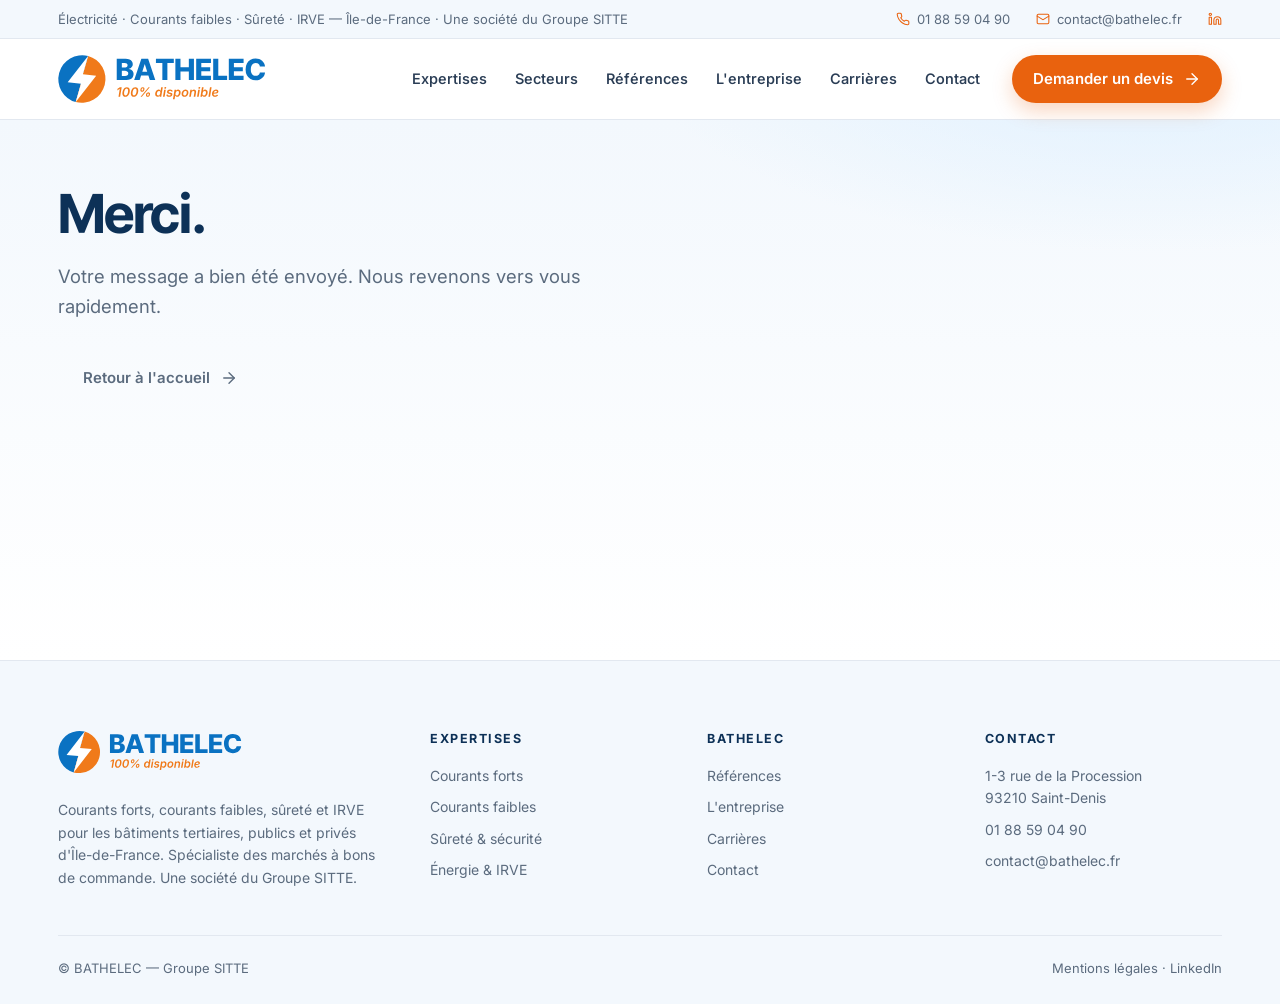
<file: merci.html>
<!DOCTYPE html>
<html lang="fr"><head>
<meta charset="utf-8"><meta name="viewport" content="width=device-width,initial-scale=1">
<title>Merci | BATHELEC</title>
<meta name="description" content="Message envoyé.">
<link rel="canonical" href="https://www.bathelec.fr/merci.html">
<meta property="og:type" content="website"><meta property="og:title" content="Merci | BATHELEC"><meta property="og:description" content="Message envoyé.">
<meta property="og:image" content="https://www.bathelec.fr/img/og.jpg"><meta property="og:url" content="https://www.bathelec.fr/merci.html"><meta property="og:locale" content="fr_FR">
<link rel="icon" type="image/svg+xml" href="img/favicon.svg"><link rel="icon" type="image/png" href="img/favicon.png"><link rel="apple-touch-icon" href="img/apple-touch-icon.png">
<link rel="preconnect" href="https://fonts.googleapis.com"><link rel="preconnect" href="https://fonts.gstatic.com" crossorigin>
<link href="https://fonts.googleapis.com/css2?family=Inter:wght@400;500;600;700&family=Inter+Tight:wght@600;700;800&display=swap" rel="stylesheet">
<link rel="stylesheet" href="assets/style.css">
<script type="application/ld+json">{"@context": "https://schema.org", "@type": "Electrician", "name": "BATHELEC", "url": "https://www.bathelec.fr", "telephone": "+33 1 88 59 04 90", "email": "contact@bathelec.fr", "logo": "https://www.bathelec.fr/img/logo.png", "address": {"@type": "PostalAddress", "streetAddress": "1-3 rue de la Procession", "postalCode": "93210", "addressLocality": "Saint-Denis", "addressCountry": "FR"}, "areaServed": "Île-de-France", "parentOrganization": {"@type": "Organization", "name": "Groupe SITTE"}}</script>
</head><body>
<div class="top"><div class="wrap"><span class="hide-m">Électricité · Courants faibles · Sûreté · IRVE — Île-de-France · Une société du Groupe SITTE</span>
<div class="r"><a href="tel:+33188590490"><svg class="ic" viewBox="0 0 24 24" fill="none" stroke="currentColor" stroke-width="1.8" stroke-linecap="round" stroke-linejoin="round" aria-hidden="true"><path d="M22 16.92v3a2 2 0 0 1-2.18 2 19.79 19.79 0 0 1-8.63-3.07 19.5 19.5 0 0 1-6-6 19.79 19.79 0 0 1-3.07-8.67A2 2 0 0 1 4.11 2h3a2 2 0 0 1 2 1.72c.13.96.36 1.9.7 2.81a2 2 0 0 1-.45 2.11L8.09 9.91a16 16 0 0 0 6 6l1.27-1.27a2 2 0 0 1 2.11-.45c.91.34 1.85.57 2.81.7A2 2 0 0 1 22 16.92z"/></svg>01 88 59 04 90</a><a href="mailto:contact@bathelec.fr"><svg class="ic" viewBox="0 0 24 24" fill="none" stroke="currentColor" stroke-width="1.8" stroke-linecap="round" stroke-linejoin="round" aria-hidden="true"><rect width="20" height="16" x="2" y="4" rx="2"/><path d="m22 7-8.97 5.7a1.94 1.94 0 0 1-2.06 0L2 7"/></svg>contact@bathelec.fr</a><a href="https://fr.linkedin.com/company/bathelec" target="_blank" rel="noopener" aria-label="LinkedIn"><svg class="ic" viewBox="0 0 24 24" fill="none" stroke="currentColor" stroke-width="1.8" stroke-linecap="round" stroke-linejoin="round" aria-hidden="true"><path d="M16 8a6 6 0 0 1 6 6v7h-4v-7a2 2 0 0 0-2-2 2 2 0 0 0-2 2v7h-4v-7a6 6 0 0 1 6-6z"/><rect width="4" height="12" x="2" y="9"/><circle cx="4" cy="4" r="2"/></svg></a></div></div></div>
<header class="h"><div class="wrap">
<a class="brand" href="index.html" aria-label="BATHELEC, accueil"><svg class="logo-anim" xmlns="http://www.w3.org/2000/svg" viewBox="0 0 605 150" width="605" height="150" role="img" aria-label="BATHELEC, 100% disponible"><g class="spin"><g transform="translate(0 6) scale(2.875)"><path d="M30.21 0.82 L24.95 19.33 L23.05 28.67 L17.79 47.18 A24 24 0 0 1 30.21 0.82 Z" fill="#0A72C2"/><path d="M30.21 0.82 L24.95 19.33 L23.05 28.67 L17.79 47.18 A24 24 0 0 0 30.21 0.82 Z" fill="#F07A1A"/><path d="M30.21 0.82 L9.69 27.30 L23.05 28.67 L17.79 47.18 L38.31 20.70 L24.95 19.33 Z" fill="#FFFFFF"/></g></g><path d="M169.4453125 78.0V16.88671875H194.916015625Q201.765625 16.88671875 206.400390625 18.8349609375Q211.03515625 20.783203125 213.373046875 24.26953125Q215.7109375 27.755859375 215.7109375 32.349609375Q215.7109375 35.8359375 214.2548828125 38.5634765625Q212.798828125 41.291015625 210.2353515625 43.095703125Q207.671875 44.900390625 204.30859375 45.59765625V46.25390625Q208.0 46.376953125 211.1376953125 48.2021484375Q214.275390625 50.02734375 216.1826171875 53.267578125Q218.08984375 56.5078125 218.08984375 60.896484375Q218.08984375 65.818359375 215.6083984375 69.6943359375Q213.126953125 73.5703125 208.3896484375 75.78515625Q203.65234375 78.0 196.884765625 78.0ZM184.169921875 66.10546875H193.357421875Q198.115234375 66.10546875 200.412109375 64.259765625Q202.708984375 62.4140625 202.708984375 59.21484375Q202.708984375 56.8359375 201.6015625 55.11328125Q200.494140625 53.390625 198.4638671875 52.447265625Q196.43359375 51.50390625 193.64453125 51.50390625H184.169921875ZM184.169921875 42.029296875H192.373046875Q194.79296875 42.029296875 196.6591796875 41.208984375Q198.525390625 40.388671875 199.591796875 38.8916015625Q200.658203125 37.39453125 200.658203125 35.220703125Q200.658203125 32.185546875 198.484375 30.4013671875Q196.310546875 28.6171875 192.619140625 28.6171875H184.169921875ZM235.63468749999998 78.0H219.76164062499998L240.43351562499998 16.88671875H260.038984375L280.66984375 78.0H264.8378125L260.81828125 65.162109375H239.65421874999998ZM257.2909375 53.923828125 250.48234374999998 32.267578125H249.99015624999998L243.18156249999998 53.923828125ZM282.50570312499997 28.904296875V16.88671875H334.10335937499997V28.904296875H315.56429687499997V78.0H301.04476562499997V28.904296875ZM338.60523437499995 78.0V16.88671875H353.32984374999995V41.4140625H377.44703124999995V16.88671875H392.17164062499995V78.0H377.44703124999995V53.431640625H353.32984374999995V78.0ZM398.64226562499994 78.0V16.88671875H441.25749999999994V28.904296875H413.36687499999994V41.25H439.04265624999994V52.98046875H413.36687499999994V65.982421875H441.21648437499994V78.0ZM447.6871093749999 78.0V16.88671875H462.4117187499999V65.982421875H487.8824218749999V78.0ZM492.7534374999999 78.0V16.88671875H535.3686718749999V28.904296875H507.4780468749999V41.25H533.1538281249999V52.98046875H507.4780468749999V65.982421875H535.3276562499999V78.0ZM570.0990625 78.8203125Q561.81390625 78.8203125 555.2719140625 75.169921875Q548.729921875 71.51953125 544.9359765625 64.5263671875Q541.14203125 57.533203125 541.14203125 47.484375Q541.14203125 37.39453125 544.9769921875 30.3603515625Q548.811953125 23.326171875 555.3949609375 19.6962890625Q561.97796875 16.06640625 570.0990625 16.06640625Q575.636171875 16.06640625 580.35296875 17.6044921875Q585.069765625 19.142578125 588.6586328125 22.095703125Q592.2475 25.048828125 594.46234375 29.314453125Q596.6771875 33.580078125 597.25140625 39.076171875H582.32171875Q582.034609375 36.779296875 581.1117578125 34.9130859375Q580.18890625 33.046875 578.6508203125 31.734375Q577.112734375 30.421875 575.061953125 29.7041015625Q573.011171875 28.986328125 570.468203125 28.986328125Q566.038515625 28.986328125 562.839296875 31.1806640625Q559.640078125 33.375 557.917421875 37.4970703125Q556.194765625 41.619140625 556.194765625 47.484375Q556.194765625 53.513671875 557.9379296875 57.6357421875Q559.68109375 61.7578125 562.8598046875 63.8291015625Q566.038515625 65.900390625 570.4271875 65.900390625Q572.847109375 65.900390625 574.856875 65.2646484375Q576.866640625 64.62890625 578.4047265625 63.4189453125Q579.9428125 62.208984375 580.9476953125 60.4658203125Q581.952578125 58.72265625 582.32171875 56.5078125H597.25140625Q596.84125 60.568359375 594.913515625 64.546875Q592.98578125 68.525390625 589.5609765625 71.7451171875Q586.136171875 74.96484375 581.2553125 76.892578125Q576.374453125 78.8203125 570.0990625 78.8203125Z" fill="#0A72C2"/><path d="M183.73583984375 99.0810546875 179.2734375 126.0H174.50390625L178.24365234375 103.380859375H178.06298828125L171.03515625 107.8974609375L171.7939453125 103.30859375L178.42431640625 99.0810546875ZM194.14208984375 126.361328125Q190.8720703125 126.361328125 188.83056640625 124.726318359375Q186.7890625 123.09130859375 186.075439453125 120.010986328125Q185.36181640625 116.9306640625 186.08447265625 112.55859375Q186.80712890625 108.1865234375 188.550537109375 105.088134765625Q190.2939453125 101.98974609375 192.87744140625 100.354736328125Q195.4609375 98.7197265625 198.712890625 98.7197265625Q201.94677734375 98.7197265625 203.997314453125 100.354736328125Q206.0478515625 101.98974609375 206.7705078125 105.070068359375Q207.4931640625 108.150390625 206.7705078125 112.5224609375Q206.0478515625 116.9306640625 204.3134765625 120.02001953125Q202.5791015625 123.109375 199.99560546875 124.7353515625Q197.412109375 126.361328125 194.14208984375 126.361328125ZM194.810546875 122.314453125Q196.5810546875 122.314453125 197.999267578125 121.158203125Q199.41748046875 120.001953125 200.4111328125 117.81591796875Q201.40478515625 115.6298828125 201.91064453125 112.5224609375Q202.4345703125 109.451171875 202.16357421875 107.26513671875Q201.892578125 105.0791015625 200.86279296875 103.913818359375Q199.8330078125 102.74853515625 198.04443359375 102.74853515625Q196.31005859375 102.74853515625 194.891845703125 103.88671875Q193.4736328125 105.02490234375 192.4619140625 107.2109375Q191.4501953125 109.39697265625 190.92626953125 112.57666015625Q190.42041015625 115.666015625 190.69140625 117.843017578125Q190.96240234375 120.02001953125 192.001220703125 121.167236328125Q193.0400390625 122.314453125 194.810546875 122.314453125ZM218.53173828125 126.361328125Q215.26171875 126.361328125 213.22021484375 124.726318359375Q211.1787109375 123.09130859375 210.465087890625 120.010986328125Q209.75146484375 116.9306640625 210.47412109375 112.55859375Q211.19677734375 108.1865234375 212.940185546875 105.088134765625Q214.68359375 101.98974609375 217.26708984375 100.354736328125Q219.8505859375 98.7197265625 223.1025390625 98.7197265625Q226.33642578125 98.7197265625 228.386962890625 100.354736328125Q230.4375 101.98974609375 231.16015625 105.070068359375Q231.8828125 108.150390625 231.16015625 112.5224609375Q230.4375 116.9306640625 228.703125 120.02001953125Q226.96875 123.109375 224.38525390625 124.7353515625Q221.8017578125 126.361328125 218.53173828125 126.361328125ZM219.2001953125 122.314453125Q220.970703125 122.314453125 222.388916015625 121.158203125Q223.80712890625 120.001953125 224.80078125 117.81591796875Q225.79443359375 115.6298828125 226.30029296875 112.5224609375Q226.82421875 109.451171875 226.55322265625 107.26513671875Q226.2822265625 105.0791015625 225.25244140625 103.913818359375Q224.22265625 102.74853515625 222.43408203125 102.74853515625Q220.69970703125 102.74853515625 219.281494140625 103.88671875Q217.86328125 105.02490234375 216.8515625 107.2109375Q215.83984375 109.39697265625 215.31591796875 112.57666015625Q214.81005859375 115.666015625 215.0810546875 117.843017578125Q215.35205078125 120.02001953125 216.390869140625 121.167236328125Q217.4296875 122.314453125 219.2001953125 122.314453125ZM242.45166015625 111.619140625Q240.5908203125 111.619140625 239.45263671875 110.82421875Q238.314453125 110.029296875 237.89892578125 108.71044921875Q237.4833984375 107.3916015625 237.736328125 105.837890625L237.97119140625 104.4287109375Q238.22412109375 102.875 239.109375 101.55615234375Q239.99462890625 100.2373046875 241.394775390625 99.4423828125Q242.794921875 98.6474609375 244.6015625 98.6474609375Q246.48046875 98.6474609375 247.609619140625 99.4423828125Q248.73876953125 100.2373046875 249.154296875 101.55615234375Q249.56982421875 102.875 249.31689453125 104.4287109375L249.08203125 105.837890625Q248.8291015625 107.3916015625 247.9619140625 108.71044921875Q247.0947265625 110.029296875 245.694580078125 110.82421875Q244.29443359375 111.619140625 242.45166015625 111.619140625ZM242.939453125 108.6201171875Q244.2041015625 108.6201171875 244.83642578125 107.761962890625Q245.46875 106.90380859375 245.63134765625 105.837890625L245.8662109375 104.4287109375Q246.046875 103.36279296875 245.7216796875 102.49560546875Q245.396484375 101.62841796875 244.095703125 101.62841796875Q242.88525390625 101.62841796875 242.225830078125 102.504638671875Q241.56640625 103.380859375 241.40380859375 104.4287109375L241.1689453125 105.837890625Q240.98828125 106.90380859375 241.340576171875 107.761962890625Q241.69287109375 108.6201171875 242.939453125 108.6201171875ZM258.56689453125 126.48779296875Q256.7060546875 126.48779296875 255.56787109375 125.69287109375Q254.4296875 124.89794921875 254.01416015625 123.5791015625Q253.5986328125 122.26025390625 253.8515625 120.70654296875L254.08642578125 119.29736328125Q254.33935546875 117.74365234375 255.215576171875 116.4248046875Q256.091796875 115.10595703125 257.5009765625 114.31103515625Q258.91015625 113.51611328125 260.716796875 113.51611328125Q262.595703125 113.51611328125 263.724853515625 114.31103515625Q264.85400390625 115.10595703125 265.26953125 116.4248046875Q265.68505859375 117.74365234375 265.4140625 119.29736328125L265.17919921875 120.70654296875Q264.9443359375 122.2783203125 264.0771484375 123.588134765625Q263.2099609375 124.89794921875 261.809814453125 125.69287109375Q260.40966796875 126.48779296875 258.56689453125 126.48779296875ZM259.0546875 123.48876953125Q260.3193359375 123.48876953125 260.95166015625 122.630615234375Q261.583984375 121.7724609375 261.74658203125 120.70654296875L261.9814453125 119.29736328125Q262.162109375 118.2314453125 261.8369140625 117.3642578125Q261.51171875 116.4970703125 260.2109375 116.4970703125Q259.00048828125 116.4970703125 258.341064453125 117.373291015625Q257.681640625 118.24951171875 257.51904296875 119.29736328125L257.2841796875 120.70654296875Q257.103515625 121.7724609375 257.455810546875 122.630615234375Q257.80810546875 123.48876953125 259.0546875 123.48876953125ZM238.2421875 126.0 261.20458984375 99.0810546875H264.7275390625L241.76513671875 126.0ZM287.40087890625 126.361328125Q284.2392578125 126.361328125 282.297119140625 124.256591796875Q280.35498046875 122.15185546875 280.35498046875 118.32177734375Q280.35498046875 115.955078125 281.014404296875 113.687744140625Q281.673828125 111.42041015625 282.95654296875 109.57763671875Q284.2392578125 107.73486328125 286.091064453125 106.641845703125Q287.94287109375 105.548828125 290.3095703125 105.548828125Q292.17041015625 105.548828125 293.2724609375 106.172119140625Q294.37451171875 106.79541015625 294.9345703125 107.671630859375Q295.49462890625 108.5478515625 295.7294921875 109.28857421875H295.92822265625L297.62646484375 99.0810546875H302.32373046875L297.861328125 126.0H293.25439453125L293.814453125 122.80224609375H293.525390625Q293.03759765625 123.615234375 292.24267578125 124.4462890625Q291.44775390625 125.27734375 290.264404296875 125.8193359375Q289.0810546875 126.361328125 287.40087890625 126.361328125ZM288.7919921875 122.4951171875Q290.36376953125 122.4951171875 291.547119140625 121.709228515625Q292.73046875 120.92333984375 293.534423828125 119.62255859375Q294.33837890625 118.32177734375 294.744873046875 116.7861328125Q295.1513671875 115.25048828125 295.1513671875 113.7509765625Q295.1513671875 111.74560546875 294.239013671875 110.580322265625Q293.32666015625 109.4150390625 291.48388671875 109.4150390625Q289.912109375 109.4150390625 288.728759765625 110.19189453125Q287.54541015625 110.96875 286.75048828125 112.25146484375Q285.95556640625 113.5341796875 285.549072265625 115.0517578125Q285.142578125 116.5693359375 285.142578125 118.05078125Q285.142578125 120.0380859375 286.036865234375 121.2666015625Q286.93115234375 122.4951171875 288.7919921875 122.4951171875ZM302.86572265625 126.0 306.2080078125 105.8017578125H310.9052734375L307.56298828125 126.0ZM309.0263671875 102.947265625Q307.90625 102.947265625 307.228759765625 102.1884765625Q306.55126953125 101.4296875 306.73193359375 100.36376953125Q306.89453125 99.2978515625 307.833984375 98.548095703125Q308.7734375 97.79833984375 309.8935546875 97.79833984375Q311.03173828125 97.79833984375 311.709228515625 98.548095703125Q312.38671875 99.2978515625 312.2060546875 100.36376953125Q312.025390625 101.4296875 311.094970703125 102.1884765625Q310.16455078125 102.947265625 309.0263671875 102.947265625ZM320.35400390625 126.41552734375Q318.04150390625 126.41552734375 316.34326171875 125.7470703125Q314.64501953125 125.07861328125 313.678466796875 123.841064453125Q312.7119140625 122.603515625 312.5673828125 120.88720703125Q312.5673828125 120.77880859375 312.558349609375 120.697509765625Q312.54931640625 120.6162109375 312.54931640625 120.52587890625L316.9755859375 120.02001953125Q317.1201171875 121.50146484375 317.9873046875 122.160888671875Q318.8544921875 122.8203125 320.53466796875 122.8203125Q321.69091796875 122.8203125 322.66650390625 122.47705078125Q323.64208984375 122.1337890625 324.2744140625 121.546630859375Q324.90673828125 120.95947265625 324.9970703125 120.1826171875Q325.08740234375 119.40576171875 324.5634765625 118.872802734375Q324.03955078125 118.33984375 322.7568359375 118.06884765625L319.4326171875 117.328125Q316.794921875 116.7138671875 315.575439453125 115.3046875Q314.35595703125 113.8955078125 314.57275390625 111.763671875Q314.771484375 109.8125 316.009033203125 108.42138671875Q317.24658203125 107.0302734375 319.19775390625 106.28955078125Q321.14892578125 105.548828125 323.46142578125 105.548828125Q326.8037109375 105.548828125 328.6103515625 106.894775390625Q330.4169921875 108.24072265625 330.7421875 110.40869140625Q330.7783203125 110.51708984375 330.805419921875 110.652587890625Q330.83251953125 110.7880859375 330.8505859375 110.91455078125L326.64111328125 111.42041015625Q326.46044921875 110.37255859375 325.746826171875 109.713134765625Q325.033203125 109.0537109375 323.46142578125 109.0537109375Q322.44970703125 109.0537109375 321.5283203125 109.37890625Q320.60693359375 109.7041015625 319.99267578125 110.273193359375Q319.37841796875 110.84228515625 319.2880859375 111.6552734375Q319.16162109375 112.4501953125 319.694580078125 112.965087890625Q320.2275390625 113.47998046875 321.65478515625 113.80517578125L324.9609375 114.52783203125Q327.61669921875 115.10595703125 328.84521484375 116.4609375Q330.07373046875 117.81591796875 329.8388671875 119.8935546875Q329.6943359375 121.39306640625 328.8994140625 122.594482421875Q328.1044921875 123.7958984375 326.8037109375 124.654052734375Q325.5029296875 125.51220703125 323.849853515625 125.9638671875Q322.19677734375 126.41552734375 320.35400390625 126.41552734375ZM331.609375 133.5517578125 336.21630859375 105.8017578125H340.80517578125L340.22705078125 109.14404296875H340.3896484375Q340.87744140625 108.38525390625 341.681396484375 107.545166015625Q342.4853515625 106.705078125 343.704833984375 106.126953125Q344.92431640625 105.548828125 346.65869140625 105.548828125Q348.736328125 105.548828125 350.317138671875 106.47021484375Q351.89794921875 107.3916015625 352.80126953125 109.18017578125Q353.70458984375 110.96875 353.70458984375 113.5703125Q353.70458984375 115.79248046875 353.072265625 118.05078125Q352.43994140625 120.30908203125 351.193359375 122.18798828125Q349.94677734375 124.06689453125 348.076904296875 125.214111328125Q346.20703125 126.361328125 343.73193359375 126.361328125Q341.92529296875 126.361328125 340.832275390625 125.7470703125Q339.7392578125 125.1328125 339.17919921875 124.265625Q338.619140625 123.3984375 338.3662109375 122.67578125H338.09521484375L336.306640625 133.5517578125ZM342.5576171875 122.4951171875Q344.18359375 122.4951171875 345.3759765625 121.673095703125Q346.568359375 120.85107421875 347.36328125 119.5322265625Q348.158203125 118.21337890625 348.546630859375 116.69580078125Q348.93505859375 115.17822265625 348.93505859375 113.80517578125Q348.93505859375 111.81787109375 348.040771484375 110.616455078125Q347.146484375 109.4150390625 345.267578125 109.4150390625Q343.69580078125 109.4150390625 342.50341796875 110.19189453125Q341.31103515625 110.96875 340.51611328125 112.242431640625Q339.72119140625 113.51611328125 339.32373046875 115.042724609375Q338.92626953125 116.5693359375 338.92626953125 118.06884765625Q338.92626953125 120.1103515625 339.838623046875 121.302734375Q340.7509765625 122.4951171875 342.5576171875 122.4951171875ZM364.94189453125 126.41552734375Q362.30419921875 126.41552734375 360.443359375 125.376708984375Q358.58251953125 124.337890625 357.5888671875 122.449951171875Q356.59521484375 120.56201171875 356.59521484375 118.03271484375Q356.59521484375 115.61181640625 357.363037109375 113.37158203125Q358.130859375 111.13134765625 359.585205078125 109.369873046875Q361.03955078125 107.6083984375 363.126220703125 106.57861328125Q365.212890625 105.548828125 367.8505859375 105.548828125Q370.48828125 105.548828125 372.358154296875 106.57861328125Q374.22802734375 107.6083984375 375.2216796875 109.496337890625Q376.21533203125 111.38427734375 376.21533203125 113.931640625Q376.21533203125 116.37060546875 375.447509765625 118.61083984375Q374.6796875 120.85107421875 373.21630859375 122.612548828125Q371.7529296875 124.3740234375 369.666259765625 125.394775390625Q367.57958984375 126.41552734375 364.94189453125 126.41552734375ZM365.08642578125 122.603515625Q366.71240234375 122.603515625 367.9228515625 121.7724609375Q369.13330078125 120.94140625 369.919189453125 119.62255859375Q370.705078125 118.3037109375 371.093505859375 116.777099609375Q371.48193359375 115.25048828125 371.48193359375 113.859375Q371.48193359375 112.54052734375 371.075439453125 111.52880859375Q370.6689453125 110.51708984375 369.837890625 109.93896484375Q369.0068359375 109.36083984375 367.7060546875 109.36083984375Q366.080078125 109.36083984375 364.86962890625 110.182861328125Q363.6591796875 111.0048828125 362.873291015625 112.32373046875Q362.08740234375 113.642578125 361.698974609375 115.169189453125Q361.310546875 116.69580078125 361.310546875 118.10498046875Q361.310546875 120.07421875 362.23193359375 121.3388671875Q363.1533203125 122.603515625 365.08642578125 122.603515625ZM385.14013671875 114.3291015625 383.18896484375 126.0H378.49169921875L381.85205078125 105.8017578125H386.29638671875L385.736328125 109.54150390625Q386.80224609375 107.77099609375 388.193359375 106.79541015625Q389.98193359375 105.548828125 392.36669921875 105.548828125Q394.5166015625 105.548828125 395.97998046875 106.479248046875Q397.443359375 107.40966796875 398.066650390625 109.14404296875Q398.68994140625 110.87841796875 398.2744140625 113.3173828125L396.16064453125 126.0H391.46337890625L393.5048828125 113.73291015625Q393.8662109375 111.67333984375 392.989990234375 110.607421875Q392.11376953125 109.54150390625 390.37939453125 109.54150390625Q389.07861328125 109.54150390625 387.9765625 110.11962890625Q386.87451171875 110.69775390625 386.124755859375 111.772705078125Q385.375 112.84765625 385.14013671875 114.3291015625ZM401.1650390625 126.0 404.50732421875 105.8017578125H409.20458984375L405.8623046875 126.0ZM407.32568359375 102.947265625Q406.20556640625 102.947265625 405.528076171875 102.1884765625Q404.8505859375 101.4296875 405.03125 100.36376953125Q405.19384765625 99.2978515625 406.13330078125 98.548095703125Q407.07275390625 97.79833984375 408.19287109375 97.79833984375Q409.3310546875 97.79833984375 410.008544921875 98.548095703125Q410.68603515625 99.2978515625 410.50537109375 100.36376953125Q410.32470703125 101.4296875 409.394287109375 102.1884765625Q408.4638671875 102.947265625 407.32568359375 102.947265625ZM421.724609375 126.361328125Q419.93603515625 126.361328125 418.833984375 125.76513671875Q417.73193359375 125.1689453125 417.15380859375 124.31982421875Q416.57568359375 123.470703125 416.3046875 122.72998046875H416.015625L415.4375 126.0H410.8486328125L415.31103515625 99.0810546875H420.00830078125L418.31005859375 109.14404296875H418.544921875Q419.05078125 108.38525390625 419.8095703125 107.545166015625Q420.568359375 106.705078125 421.74267578125 106.126953125Q422.9169921875 105.548828125 424.6513671875 105.548828125Q426.72900390625 105.548828125 428.309814453125 106.47021484375Q429.890625 107.3916015625 430.7939453125 109.18017578125Q431.697265625 110.96875 431.697265625 113.5703125Q431.697265625 115.79248046875 431.06494140625 118.05078125Q430.4326171875 120.30908203125 429.18603515625 122.18798828125Q427.939453125 124.06689453125 426.069580078125 125.214111328125Q424.19970703125 126.361328125 421.724609375 126.361328125ZM420.55029296875 122.4951171875Q422.17626953125 122.4951171875 423.36865234375 121.673095703125Q424.56103515625 120.85107421875 425.35595703125 119.5322265625Q426.15087890625 118.21337890625 426.539306640625 116.69580078125Q426.927734375 115.17822265625 426.927734375 113.80517578125Q426.927734375 111.81787109375 426.033447265625 110.616455078125Q425.13916015625 109.4150390625 423.26025390625 109.4150390625Q421.6884765625 109.4150390625 420.49609375 110.19189453125Q419.3037109375 110.96875 418.5087890625 112.242431640625Q417.7138671875 113.51611328125 417.31640625 115.042724609375Q416.9189453125 116.5693359375 416.9189453125 118.06884765625Q416.9189453125 120.1103515625 417.831298828125 121.302734375Q418.74365234375 122.4951171875 420.55029296875 122.4951171875ZM443.115234375 99.0810546875 438.65283203125 126.0H433.95556640625L438.41796875 99.0810546875ZM452.6904296875 126.43359375Q450.07080078125 126.43359375 448.173828125 125.448974609375Q446.27685546875 124.46435546875 445.26513671875 122.630615234375Q444.25341796875 120.796875 444.25341796875 118.2314453125Q444.25341796875 115.6298828125 445.093505859375 113.326416015625Q445.93359375 111.02294921875 447.478271484375 109.243408203125Q449.02294921875 107.4638671875 451.1005859375 106.4521484375Q453.17822265625 105.4404296875 455.6533203125 105.4404296875Q457.73095703125 105.4404296875 459.3388671875 106.135986328125Q460.94677734375 106.83154296875 461.8681640625 108.123291015625Q462.78955078125 109.4150390625 462.78955078125 111.185546875Q462.78955078125 113.01025390625 461.759765625 114.220703125Q460.72998046875 115.43115234375 458.679443359375 116.1357421875Q456.62890625 116.84033203125 453.57568359375 117.12939453125Q451.44384765625 117.34619140625 448.80615234375 117.41845703125Q448.77001953125 117.8701171875 448.77001953125 118.28564453125Q448.77001953125 119.5322265625 449.16748046875 120.552978515625Q449.56494140625 121.57373046875 450.50439453125 122.160888671875Q451.44384765625 122.748046875 453.015625 122.748046875Q454.69580078125 122.748046875 455.987548828125 122.04345703125Q457.279296875 121.3388671875 457.87548828125 120.09228515625L462.13916015625 120.81494140625Q461.109375 123.3623046875 458.589111328125 124.89794921875Q456.06884765625 126.43359375 452.6904296875 126.43359375ZM449.34814453125 114.41943359375Q451.208984375 114.38330078125 452.6181640625 114.29296875Q454.822265625 114.1484375 456.06884765625 113.80517578125Q457.3154296875 113.4619140625 457.830322265625 112.856689453125Q458.34521484375 112.25146484375 458.34521484375 111.34814453125Q458.34521484375 110.318359375 457.487060546875 109.72216796875Q456.62890625 109.1259765625 455.18359375 109.1259765625Q453.32275390625 109.1259765625 452.085205078125 110.056396484375Q450.84765625 110.98681640625 450.125 112.43212890625Q449.63720703125 113.3896484375 449.34814453125 114.41943359375Z" fill="#F07A1A"/><rect class="uline" x="166" y="137" width="300.5" height="4.5" rx="2.25" fill="#F07A1A"/></svg></a>
<nav class="m">
<div class="dd"><a href="index.html#expertises">Expertises</a><div class="menu"><a href="expertises/courants-forts.html"><svg class="ic" viewBox="0 0 24 24" fill="none" stroke="currentColor" stroke-width="1.8" stroke-linecap="round" stroke-linejoin="round" aria-hidden="true"><path d="M13 2 3 14h9l-1 8 10-12h-9l1-8z"/></svg><span>Courants forts<small>Colonnes montantes, TGBT, postes MT/BT, distribution et éclairage.</small></span></a><a href="expertises/courants-faibles.html"><svg class="ic" viewBox="0 0 24 24" fill="none" stroke="currentColor" stroke-width="1.8" stroke-linecap="round" stroke-linejoin="round" aria-hidden="true"><rect x="16" y="16" width="6" height="6" rx="1"/><rect x="2" y="16" width="6" height="6" rx="1"/><rect x="9" y="2" width="6" height="6" rx="1"/><path d="M5 16v-3a1 1 0 0 1 1-1h12a1 1 0 0 1 1 1v3"/><path d="M12 12V8"/></svg><span>Courants faibles<small>Câblage VDI, informatique, téléphonie, interphonie et visiophonie.</small></span></a><a href="expertises/surete-securite.html"><svg class="ic" viewBox="0 0 24 24" fill="none" stroke="currentColor" stroke-width="1.8" stroke-linecap="round" stroke-linejoin="round" aria-hidden="true"><path d="M20 13c0 5-3.5 7.5-7.66 8.95a1 1 0 0 1-.67-.01C7.5 20.5 4 18 4 13V6a1 1 0 0 1 1-1c2 0 4.5-1.2 6.24-2.72a1.17 1.17 0 0 1 1.52 0C14.51 3.81 17 5 19 5a1 1 0 0 1 1 1z"/><path d="m9 12 2 2 4-4"/></svg><span>Sûreté & sécurité<small>Contrôle d&#x27;accès, portes automatiques, vidéoprotection, SSI.</small></span></a><a href="expertises/energie-irve.html"><svg class="ic" viewBox="0 0 24 24" fill="none" stroke="currentColor" stroke-width="1.8" stroke-linecap="round" stroke-linejoin="round" aria-hidden="true"><path d="M12 22v-5"/><path d="M9 8V2"/><path d="M15 8V2"/><path d="M18 8v5a4 4 0 0 1-4 4h-4a4 4 0 0 1-4-4V8Z"/></svg><span>Énergie & IRVE<small>Bornes de recharge, puissance, raccordement et photovoltaïque.</small></span></a></div></div>
<a href="index.html#secteurs">Secteurs</a>
<a href="references.html">Références</a>
<a href="entreprise.html">L'entreprise</a>
<a href="carrieres.html">Carrières</a>
<a href="contact.html">Contact</a>
<a class="btn btn-o" href="contact.html#form">Demander un devis <svg class="ic" viewBox="0 0 24 24" fill="none" stroke="currentColor" stroke-width="1.8" stroke-linecap="round" stroke-linejoin="round" aria-hidden="true"><path d="M5 12h14"/><path d="m12 5 7 7-7 7"/></svg></a>
</nav>
<a class="callm" href="tel:+33188590490" aria-label="Appeler Bathelec"><svg class="ic" viewBox="0 0 24 24" fill="none" stroke="currentColor" stroke-width="1.8" stroke-linecap="round" stroke-linejoin="round" aria-hidden="true"><path d="M22 16.92v3a2 2 0 0 1-2.18 2 19.79 19.79 0 0 1-8.63-3.07 19.5 19.5 0 0 1-6-6 19.79 19.79 0 0 1-3.07-8.67A2 2 0 0 1 4.11 2h3a2 2 0 0 1 2 1.72c.13.96.36 1.9.7 2.81a2 2 0 0 1-.45 2.11L8.09 9.91a16 16 0 0 0 6 6l1.27-1.27a2 2 0 0 1 2.11-.45c.91.34 1.85.57 2.81.7A2 2 0 0 1 22 16.92z"/></svg></a>
<button class="burger" aria-label="Menu"><svg class="ic" viewBox="0 0 24 24" fill="none" stroke="currentColor" stroke-width="1.8" stroke-linecap="round" stroke-linejoin="round" aria-hidden="true"><line x1="4" x2="20" y1="6" y2="6"/><line x1="4" x2="20" y1="12" y2="12"/><line x1="4" x2="20" y1="18" y2="18"/></svg></button>
</div></header>
<main><section class="phero" style="min-height:60vh"><div class="bg" style="background-image:url(img/hero.jpg)"></div><div class="wrap">
<h1>Merci.</h1><p>Votre message a bien été envoyé. Nous revenons vers vous rapidement.</p><p style="margin-top:30px"><a class="btn btn-g" href="index.html">Retour à l'accueil <svg class="ic" viewBox="0 0 24 24" fill="none" stroke="currentColor" stroke-width="1.8" stroke-linecap="round" stroke-linejoin="round" aria-hidden="true"><path d="M5 12h14"/><path d="m12 5 7 7-7 7"/></svg></a></p></div></section></main>
<footer><div class="wrap">
<div class="cols">
<div><a class="brand" href="index.html" aria-label="BATHELEC, accueil"><svg class="logo-anim" xmlns="http://www.w3.org/2000/svg" viewBox="0 0 605 150" width="605" height="150" role="img" aria-label="BATHELEC, 100% disponible"><g class="spin"><g transform="translate(0 6) scale(2.875)"><path d="M30.21 0.82 L24.95 19.33 L23.05 28.67 L17.79 47.18 A24 24 0 0 1 30.21 0.82 Z" fill="#0A72C2"/><path d="M30.21 0.82 L24.95 19.33 L23.05 28.67 L17.79 47.18 A24 24 0 0 0 30.21 0.82 Z" fill="#F07A1A"/><path d="M30.21 0.82 L9.69 27.30 L23.05 28.67 L17.79 47.18 L38.31 20.70 L24.95 19.33 Z" fill="#FFFFFF"/></g></g><path d="M169.4453125 78.0V16.88671875H194.916015625Q201.765625 16.88671875 206.400390625 18.8349609375Q211.03515625 20.783203125 213.373046875 24.26953125Q215.7109375 27.755859375 215.7109375 32.349609375Q215.7109375 35.8359375 214.2548828125 38.5634765625Q212.798828125 41.291015625 210.2353515625 43.095703125Q207.671875 44.900390625 204.30859375 45.59765625V46.25390625Q208.0 46.376953125 211.1376953125 48.2021484375Q214.275390625 50.02734375 216.1826171875 53.267578125Q218.08984375 56.5078125 218.08984375 60.896484375Q218.08984375 65.818359375 215.6083984375 69.6943359375Q213.126953125 73.5703125 208.3896484375 75.78515625Q203.65234375 78.0 196.884765625 78.0ZM184.169921875 66.10546875H193.357421875Q198.115234375 66.10546875 200.412109375 64.259765625Q202.708984375 62.4140625 202.708984375 59.21484375Q202.708984375 56.8359375 201.6015625 55.11328125Q200.494140625 53.390625 198.4638671875 52.447265625Q196.43359375 51.50390625 193.64453125 51.50390625H184.169921875ZM184.169921875 42.029296875H192.373046875Q194.79296875 42.029296875 196.6591796875 41.208984375Q198.525390625 40.388671875 199.591796875 38.8916015625Q200.658203125 37.39453125 200.658203125 35.220703125Q200.658203125 32.185546875 198.484375 30.4013671875Q196.310546875 28.6171875 192.619140625 28.6171875H184.169921875ZM235.63468749999998 78.0H219.76164062499998L240.43351562499998 16.88671875H260.038984375L280.66984375 78.0H264.8378125L260.81828125 65.162109375H239.65421874999998ZM257.2909375 53.923828125 250.48234374999998 32.267578125H249.99015624999998L243.18156249999998 53.923828125ZM282.50570312499997 28.904296875V16.88671875H334.10335937499997V28.904296875H315.56429687499997V78.0H301.04476562499997V28.904296875ZM338.60523437499995 78.0V16.88671875H353.32984374999995V41.4140625H377.44703124999995V16.88671875H392.17164062499995V78.0H377.44703124999995V53.431640625H353.32984374999995V78.0ZM398.64226562499994 78.0V16.88671875H441.25749999999994V28.904296875H413.36687499999994V41.25H439.04265624999994V52.98046875H413.36687499999994V65.982421875H441.21648437499994V78.0ZM447.6871093749999 78.0V16.88671875H462.4117187499999V65.982421875H487.8824218749999V78.0ZM492.7534374999999 78.0V16.88671875H535.3686718749999V28.904296875H507.4780468749999V41.25H533.1538281249999V52.98046875H507.4780468749999V65.982421875H535.3276562499999V78.0ZM570.0990625 78.8203125Q561.81390625 78.8203125 555.2719140625 75.169921875Q548.729921875 71.51953125 544.9359765625 64.5263671875Q541.14203125 57.533203125 541.14203125 47.484375Q541.14203125 37.39453125 544.9769921875 30.3603515625Q548.811953125 23.326171875 555.3949609375 19.6962890625Q561.97796875 16.06640625 570.0990625 16.06640625Q575.636171875 16.06640625 580.35296875 17.6044921875Q585.069765625 19.142578125 588.6586328125 22.095703125Q592.2475 25.048828125 594.46234375 29.314453125Q596.6771875 33.580078125 597.25140625 39.076171875H582.32171875Q582.034609375 36.779296875 581.1117578125 34.9130859375Q580.18890625 33.046875 578.6508203125 31.734375Q577.112734375 30.421875 575.061953125 29.7041015625Q573.011171875 28.986328125 570.468203125 28.986328125Q566.038515625 28.986328125 562.839296875 31.1806640625Q559.640078125 33.375 557.917421875 37.4970703125Q556.194765625 41.619140625 556.194765625 47.484375Q556.194765625 53.513671875 557.9379296875 57.6357421875Q559.68109375 61.7578125 562.8598046875 63.8291015625Q566.038515625 65.900390625 570.4271875 65.900390625Q572.847109375 65.900390625 574.856875 65.2646484375Q576.866640625 64.62890625 578.4047265625 63.4189453125Q579.9428125 62.208984375 580.9476953125 60.4658203125Q581.952578125 58.72265625 582.32171875 56.5078125H597.25140625Q596.84125 60.568359375 594.913515625 64.546875Q592.98578125 68.525390625 589.5609765625 71.7451171875Q586.136171875 74.96484375 581.2553125 76.892578125Q576.374453125 78.8203125 570.0990625 78.8203125Z" fill="#0A72C2"/><path d="M183.73583984375 99.0810546875 179.2734375 126.0H174.50390625L178.24365234375 103.380859375H178.06298828125L171.03515625 107.8974609375L171.7939453125 103.30859375L178.42431640625 99.0810546875ZM194.14208984375 126.361328125Q190.8720703125 126.361328125 188.83056640625 124.726318359375Q186.7890625 123.09130859375 186.075439453125 120.010986328125Q185.36181640625 116.9306640625 186.08447265625 112.55859375Q186.80712890625 108.1865234375 188.550537109375 105.088134765625Q190.2939453125 101.98974609375 192.87744140625 100.354736328125Q195.4609375 98.7197265625 198.712890625 98.7197265625Q201.94677734375 98.7197265625 203.997314453125 100.354736328125Q206.0478515625 101.98974609375 206.7705078125 105.070068359375Q207.4931640625 108.150390625 206.7705078125 112.5224609375Q206.0478515625 116.9306640625 204.3134765625 120.02001953125Q202.5791015625 123.109375 199.99560546875 124.7353515625Q197.412109375 126.361328125 194.14208984375 126.361328125ZM194.810546875 122.314453125Q196.5810546875 122.314453125 197.999267578125 121.158203125Q199.41748046875 120.001953125 200.4111328125 117.81591796875Q201.40478515625 115.6298828125 201.91064453125 112.5224609375Q202.4345703125 109.451171875 202.16357421875 107.26513671875Q201.892578125 105.0791015625 200.86279296875 103.913818359375Q199.8330078125 102.74853515625 198.04443359375 102.74853515625Q196.31005859375 102.74853515625 194.891845703125 103.88671875Q193.4736328125 105.02490234375 192.4619140625 107.2109375Q191.4501953125 109.39697265625 190.92626953125 112.57666015625Q190.42041015625 115.666015625 190.69140625 117.843017578125Q190.96240234375 120.02001953125 192.001220703125 121.167236328125Q193.0400390625 122.314453125 194.810546875 122.314453125ZM218.53173828125 126.361328125Q215.26171875 126.361328125 213.22021484375 124.726318359375Q211.1787109375 123.09130859375 210.465087890625 120.010986328125Q209.75146484375 116.9306640625 210.47412109375 112.55859375Q211.19677734375 108.1865234375 212.940185546875 105.088134765625Q214.68359375 101.98974609375 217.26708984375 100.354736328125Q219.8505859375 98.7197265625 223.1025390625 98.7197265625Q226.33642578125 98.7197265625 228.386962890625 100.354736328125Q230.4375 101.98974609375 231.16015625 105.070068359375Q231.8828125 108.150390625 231.16015625 112.5224609375Q230.4375 116.9306640625 228.703125 120.02001953125Q226.96875 123.109375 224.38525390625 124.7353515625Q221.8017578125 126.361328125 218.53173828125 126.361328125ZM219.2001953125 122.314453125Q220.970703125 122.314453125 222.388916015625 121.158203125Q223.80712890625 120.001953125 224.80078125 117.81591796875Q225.79443359375 115.6298828125 226.30029296875 112.5224609375Q226.82421875 109.451171875 226.55322265625 107.26513671875Q226.2822265625 105.0791015625 225.25244140625 103.913818359375Q224.22265625 102.74853515625 222.43408203125 102.74853515625Q220.69970703125 102.74853515625 219.281494140625 103.88671875Q217.86328125 105.02490234375 216.8515625 107.2109375Q215.83984375 109.39697265625 215.31591796875 112.57666015625Q214.81005859375 115.666015625 215.0810546875 117.843017578125Q215.35205078125 120.02001953125 216.390869140625 121.167236328125Q217.4296875 122.314453125 219.2001953125 122.314453125ZM242.45166015625 111.619140625Q240.5908203125 111.619140625 239.45263671875 110.82421875Q238.314453125 110.029296875 237.89892578125 108.71044921875Q237.4833984375 107.3916015625 237.736328125 105.837890625L237.97119140625 104.4287109375Q238.22412109375 102.875 239.109375 101.55615234375Q239.99462890625 100.2373046875 241.394775390625 99.4423828125Q242.794921875 98.6474609375 244.6015625 98.6474609375Q246.48046875 98.6474609375 247.609619140625 99.4423828125Q248.73876953125 100.2373046875 249.154296875 101.55615234375Q249.56982421875 102.875 249.31689453125 104.4287109375L249.08203125 105.837890625Q248.8291015625 107.3916015625 247.9619140625 108.71044921875Q247.0947265625 110.029296875 245.694580078125 110.82421875Q244.29443359375 111.619140625 242.45166015625 111.619140625ZM242.939453125 108.6201171875Q244.2041015625 108.6201171875 244.83642578125 107.761962890625Q245.46875 106.90380859375 245.63134765625 105.837890625L245.8662109375 104.4287109375Q246.046875 103.36279296875 245.7216796875 102.49560546875Q245.396484375 101.62841796875 244.095703125 101.62841796875Q242.88525390625 101.62841796875 242.225830078125 102.504638671875Q241.56640625 103.380859375 241.40380859375 104.4287109375L241.1689453125 105.837890625Q240.98828125 106.90380859375 241.340576171875 107.761962890625Q241.69287109375 108.6201171875 242.939453125 108.6201171875ZM258.56689453125 126.48779296875Q256.7060546875 126.48779296875 255.56787109375 125.69287109375Q254.4296875 124.89794921875 254.01416015625 123.5791015625Q253.5986328125 122.26025390625 253.8515625 120.70654296875L254.08642578125 119.29736328125Q254.33935546875 117.74365234375 255.215576171875 116.4248046875Q256.091796875 115.10595703125 257.5009765625 114.31103515625Q258.91015625 113.51611328125 260.716796875 113.51611328125Q262.595703125 113.51611328125 263.724853515625 114.31103515625Q264.85400390625 115.10595703125 265.26953125 116.4248046875Q265.68505859375 117.74365234375 265.4140625 119.29736328125L265.17919921875 120.70654296875Q264.9443359375 122.2783203125 264.0771484375 123.588134765625Q263.2099609375 124.89794921875 261.809814453125 125.69287109375Q260.40966796875 126.48779296875 258.56689453125 126.48779296875ZM259.0546875 123.48876953125Q260.3193359375 123.48876953125 260.95166015625 122.630615234375Q261.583984375 121.7724609375 261.74658203125 120.70654296875L261.9814453125 119.29736328125Q262.162109375 118.2314453125 261.8369140625 117.3642578125Q261.51171875 116.4970703125 260.2109375 116.4970703125Q259.00048828125 116.4970703125 258.341064453125 117.373291015625Q257.681640625 118.24951171875 257.51904296875 119.29736328125L257.2841796875 120.70654296875Q257.103515625 121.7724609375 257.455810546875 122.630615234375Q257.80810546875 123.48876953125 259.0546875 123.48876953125ZM238.2421875 126.0 261.20458984375 99.0810546875H264.7275390625L241.76513671875 126.0ZM287.40087890625 126.361328125Q284.2392578125 126.361328125 282.297119140625 124.256591796875Q280.35498046875 122.15185546875 280.35498046875 118.32177734375Q280.35498046875 115.955078125 281.014404296875 113.687744140625Q281.673828125 111.42041015625 282.95654296875 109.57763671875Q284.2392578125 107.73486328125 286.091064453125 106.641845703125Q287.94287109375 105.548828125 290.3095703125 105.548828125Q292.17041015625 105.548828125 293.2724609375 106.172119140625Q294.37451171875 106.79541015625 294.9345703125 107.671630859375Q295.49462890625 108.5478515625 295.7294921875 109.28857421875H295.92822265625L297.62646484375 99.0810546875H302.32373046875L297.861328125 126.0H293.25439453125L293.814453125 122.80224609375H293.525390625Q293.03759765625 123.615234375 292.24267578125 124.4462890625Q291.44775390625 125.27734375 290.264404296875 125.8193359375Q289.0810546875 126.361328125 287.40087890625 126.361328125ZM288.7919921875 122.4951171875Q290.36376953125 122.4951171875 291.547119140625 121.709228515625Q292.73046875 120.92333984375 293.534423828125 119.62255859375Q294.33837890625 118.32177734375 294.744873046875 116.7861328125Q295.1513671875 115.25048828125 295.1513671875 113.7509765625Q295.1513671875 111.74560546875 294.239013671875 110.580322265625Q293.32666015625 109.4150390625 291.48388671875 109.4150390625Q289.912109375 109.4150390625 288.728759765625 110.19189453125Q287.54541015625 110.96875 286.75048828125 112.25146484375Q285.95556640625 113.5341796875 285.549072265625 115.0517578125Q285.142578125 116.5693359375 285.142578125 118.05078125Q285.142578125 120.0380859375 286.036865234375 121.2666015625Q286.93115234375 122.4951171875 288.7919921875 122.4951171875ZM302.86572265625 126.0 306.2080078125 105.8017578125H310.9052734375L307.56298828125 126.0ZM309.0263671875 102.947265625Q307.90625 102.947265625 307.228759765625 102.1884765625Q306.55126953125 101.4296875 306.73193359375 100.36376953125Q306.89453125 99.2978515625 307.833984375 98.548095703125Q308.7734375 97.79833984375 309.8935546875 97.79833984375Q311.03173828125 97.79833984375 311.709228515625 98.548095703125Q312.38671875 99.2978515625 312.2060546875 100.36376953125Q312.025390625 101.4296875 311.094970703125 102.1884765625Q310.16455078125 102.947265625 309.0263671875 102.947265625ZM320.35400390625 126.41552734375Q318.04150390625 126.41552734375 316.34326171875 125.7470703125Q314.64501953125 125.07861328125 313.678466796875 123.841064453125Q312.7119140625 122.603515625 312.5673828125 120.88720703125Q312.5673828125 120.77880859375 312.558349609375 120.697509765625Q312.54931640625 120.6162109375 312.54931640625 120.52587890625L316.9755859375 120.02001953125Q317.1201171875 121.50146484375 317.9873046875 122.160888671875Q318.8544921875 122.8203125 320.53466796875 122.8203125Q321.69091796875 122.8203125 322.66650390625 122.47705078125Q323.64208984375 122.1337890625 324.2744140625 121.546630859375Q324.90673828125 120.95947265625 324.9970703125 120.1826171875Q325.08740234375 119.40576171875 324.5634765625 118.872802734375Q324.03955078125 118.33984375 322.7568359375 118.06884765625L319.4326171875 117.328125Q316.794921875 116.7138671875 315.575439453125 115.3046875Q314.35595703125 113.8955078125 314.57275390625 111.763671875Q314.771484375 109.8125 316.009033203125 108.42138671875Q317.24658203125 107.0302734375 319.19775390625 106.28955078125Q321.14892578125 105.548828125 323.46142578125 105.548828125Q326.8037109375 105.548828125 328.6103515625 106.894775390625Q330.4169921875 108.24072265625 330.7421875 110.40869140625Q330.7783203125 110.51708984375 330.805419921875 110.652587890625Q330.83251953125 110.7880859375 330.8505859375 110.91455078125L326.64111328125 111.42041015625Q326.46044921875 110.37255859375 325.746826171875 109.713134765625Q325.033203125 109.0537109375 323.46142578125 109.0537109375Q322.44970703125 109.0537109375 321.5283203125 109.37890625Q320.60693359375 109.7041015625 319.99267578125 110.273193359375Q319.37841796875 110.84228515625 319.2880859375 111.6552734375Q319.16162109375 112.4501953125 319.694580078125 112.965087890625Q320.2275390625 113.47998046875 321.65478515625 113.80517578125L324.9609375 114.52783203125Q327.61669921875 115.10595703125 328.84521484375 116.4609375Q330.07373046875 117.81591796875 329.8388671875 119.8935546875Q329.6943359375 121.39306640625 328.8994140625 122.594482421875Q328.1044921875 123.7958984375 326.8037109375 124.654052734375Q325.5029296875 125.51220703125 323.849853515625 125.9638671875Q322.19677734375 126.41552734375 320.35400390625 126.41552734375ZM331.609375 133.5517578125 336.21630859375 105.8017578125H340.80517578125L340.22705078125 109.14404296875H340.3896484375Q340.87744140625 108.38525390625 341.681396484375 107.545166015625Q342.4853515625 106.705078125 343.704833984375 106.126953125Q344.92431640625 105.548828125 346.65869140625 105.548828125Q348.736328125 105.548828125 350.317138671875 106.47021484375Q351.89794921875 107.3916015625 352.80126953125 109.18017578125Q353.70458984375 110.96875 353.70458984375 113.5703125Q353.70458984375 115.79248046875 353.072265625 118.05078125Q352.43994140625 120.30908203125 351.193359375 122.18798828125Q349.94677734375 124.06689453125 348.076904296875 125.214111328125Q346.20703125 126.361328125 343.73193359375 126.361328125Q341.92529296875 126.361328125 340.832275390625 125.7470703125Q339.7392578125 125.1328125 339.17919921875 124.265625Q338.619140625 123.3984375 338.3662109375 122.67578125H338.09521484375L336.306640625 133.5517578125ZM342.5576171875 122.4951171875Q344.18359375 122.4951171875 345.3759765625 121.673095703125Q346.568359375 120.85107421875 347.36328125 119.5322265625Q348.158203125 118.21337890625 348.546630859375 116.69580078125Q348.93505859375 115.17822265625 348.93505859375 113.80517578125Q348.93505859375 111.81787109375 348.040771484375 110.616455078125Q347.146484375 109.4150390625 345.267578125 109.4150390625Q343.69580078125 109.4150390625 342.50341796875 110.19189453125Q341.31103515625 110.96875 340.51611328125 112.242431640625Q339.72119140625 113.51611328125 339.32373046875 115.042724609375Q338.92626953125 116.5693359375 338.92626953125 118.06884765625Q338.92626953125 120.1103515625 339.838623046875 121.302734375Q340.7509765625 122.4951171875 342.5576171875 122.4951171875ZM364.94189453125 126.41552734375Q362.30419921875 126.41552734375 360.443359375 125.376708984375Q358.58251953125 124.337890625 357.5888671875 122.449951171875Q356.59521484375 120.56201171875 356.59521484375 118.03271484375Q356.59521484375 115.61181640625 357.363037109375 113.37158203125Q358.130859375 111.13134765625 359.585205078125 109.369873046875Q361.03955078125 107.6083984375 363.126220703125 106.57861328125Q365.212890625 105.548828125 367.8505859375 105.548828125Q370.48828125 105.548828125 372.358154296875 106.57861328125Q374.22802734375 107.6083984375 375.2216796875 109.496337890625Q376.21533203125 111.38427734375 376.21533203125 113.931640625Q376.21533203125 116.37060546875 375.447509765625 118.61083984375Q374.6796875 120.85107421875 373.21630859375 122.612548828125Q371.7529296875 124.3740234375 369.666259765625 125.394775390625Q367.57958984375 126.41552734375 364.94189453125 126.41552734375ZM365.08642578125 122.603515625Q366.71240234375 122.603515625 367.9228515625 121.7724609375Q369.13330078125 120.94140625 369.919189453125 119.62255859375Q370.705078125 118.3037109375 371.093505859375 116.777099609375Q371.48193359375 115.25048828125 371.48193359375 113.859375Q371.48193359375 112.54052734375 371.075439453125 111.52880859375Q370.6689453125 110.51708984375 369.837890625 109.93896484375Q369.0068359375 109.36083984375 367.7060546875 109.36083984375Q366.080078125 109.36083984375 364.86962890625 110.182861328125Q363.6591796875 111.0048828125 362.873291015625 112.32373046875Q362.08740234375 113.642578125 361.698974609375 115.169189453125Q361.310546875 116.69580078125 361.310546875 118.10498046875Q361.310546875 120.07421875 362.23193359375 121.3388671875Q363.1533203125 122.603515625 365.08642578125 122.603515625ZM385.14013671875 114.3291015625 383.18896484375 126.0H378.49169921875L381.85205078125 105.8017578125H386.29638671875L385.736328125 109.54150390625Q386.80224609375 107.77099609375 388.193359375 106.79541015625Q389.98193359375 105.548828125 392.36669921875 105.548828125Q394.5166015625 105.548828125 395.97998046875 106.479248046875Q397.443359375 107.40966796875 398.066650390625 109.14404296875Q398.68994140625 110.87841796875 398.2744140625 113.3173828125L396.16064453125 126.0H391.46337890625L393.5048828125 113.73291015625Q393.8662109375 111.67333984375 392.989990234375 110.607421875Q392.11376953125 109.54150390625 390.37939453125 109.54150390625Q389.07861328125 109.54150390625 387.9765625 110.11962890625Q386.87451171875 110.69775390625 386.124755859375 111.772705078125Q385.375 112.84765625 385.14013671875 114.3291015625ZM401.1650390625 126.0 404.50732421875 105.8017578125H409.20458984375L405.8623046875 126.0ZM407.32568359375 102.947265625Q406.20556640625 102.947265625 405.528076171875 102.1884765625Q404.8505859375 101.4296875 405.03125 100.36376953125Q405.19384765625 99.2978515625 406.13330078125 98.548095703125Q407.07275390625 97.79833984375 408.19287109375 97.79833984375Q409.3310546875 97.79833984375 410.008544921875 98.548095703125Q410.68603515625 99.2978515625 410.50537109375 100.36376953125Q410.32470703125 101.4296875 409.394287109375 102.1884765625Q408.4638671875 102.947265625 407.32568359375 102.947265625ZM421.724609375 126.361328125Q419.93603515625 126.361328125 418.833984375 125.76513671875Q417.73193359375 125.1689453125 417.15380859375 124.31982421875Q416.57568359375 123.470703125 416.3046875 122.72998046875H416.015625L415.4375 126.0H410.8486328125L415.31103515625 99.0810546875H420.00830078125L418.31005859375 109.14404296875H418.544921875Q419.05078125 108.38525390625 419.8095703125 107.545166015625Q420.568359375 106.705078125 421.74267578125 106.126953125Q422.9169921875 105.548828125 424.6513671875 105.548828125Q426.72900390625 105.548828125 428.309814453125 106.47021484375Q429.890625 107.3916015625 430.7939453125 109.18017578125Q431.697265625 110.96875 431.697265625 113.5703125Q431.697265625 115.79248046875 431.06494140625 118.05078125Q430.4326171875 120.30908203125 429.18603515625 122.18798828125Q427.939453125 124.06689453125 426.069580078125 125.214111328125Q424.19970703125 126.361328125 421.724609375 126.361328125ZM420.55029296875 122.4951171875Q422.17626953125 122.4951171875 423.36865234375 121.673095703125Q424.56103515625 120.85107421875 425.35595703125 119.5322265625Q426.15087890625 118.21337890625 426.539306640625 116.69580078125Q426.927734375 115.17822265625 426.927734375 113.80517578125Q426.927734375 111.81787109375 426.033447265625 110.616455078125Q425.13916015625 109.4150390625 423.26025390625 109.4150390625Q421.6884765625 109.4150390625 420.49609375 110.19189453125Q419.3037109375 110.96875 418.5087890625 112.242431640625Q417.7138671875 113.51611328125 417.31640625 115.042724609375Q416.9189453125 116.5693359375 416.9189453125 118.06884765625Q416.9189453125 120.1103515625 417.831298828125 121.302734375Q418.74365234375 122.4951171875 420.55029296875 122.4951171875ZM443.115234375 99.0810546875 438.65283203125 126.0H433.95556640625L438.41796875 99.0810546875ZM452.6904296875 126.43359375Q450.07080078125 126.43359375 448.173828125 125.448974609375Q446.27685546875 124.46435546875 445.26513671875 122.630615234375Q444.25341796875 120.796875 444.25341796875 118.2314453125Q444.25341796875 115.6298828125 445.093505859375 113.326416015625Q445.93359375 111.02294921875 447.478271484375 109.243408203125Q449.02294921875 107.4638671875 451.1005859375 106.4521484375Q453.17822265625 105.4404296875 455.6533203125 105.4404296875Q457.73095703125 105.4404296875 459.3388671875 106.135986328125Q460.94677734375 106.83154296875 461.8681640625 108.123291015625Q462.78955078125 109.4150390625 462.78955078125 111.185546875Q462.78955078125 113.01025390625 461.759765625 114.220703125Q460.72998046875 115.43115234375 458.679443359375 116.1357421875Q456.62890625 116.84033203125 453.57568359375 117.12939453125Q451.44384765625 117.34619140625 448.80615234375 117.41845703125Q448.77001953125 117.8701171875 448.77001953125 118.28564453125Q448.77001953125 119.5322265625 449.16748046875 120.552978515625Q449.56494140625 121.57373046875 450.50439453125 122.160888671875Q451.44384765625 122.748046875 453.015625 122.748046875Q454.69580078125 122.748046875 455.987548828125 122.04345703125Q457.279296875 121.3388671875 457.87548828125 120.09228515625L462.13916015625 120.81494140625Q461.109375 123.3623046875 458.589111328125 124.89794921875Q456.06884765625 126.43359375 452.6904296875 126.43359375ZM449.34814453125 114.41943359375Q451.208984375 114.38330078125 452.6181640625 114.29296875Q454.822265625 114.1484375 456.06884765625 113.80517578125Q457.3154296875 113.4619140625 457.830322265625 112.856689453125Q458.34521484375 112.25146484375 458.34521484375 111.34814453125Q458.34521484375 110.318359375 457.487060546875 109.72216796875Q456.62890625 109.1259765625 455.18359375 109.1259765625Q453.32275390625 109.1259765625 452.085205078125 110.056396484375Q450.84765625 110.98681640625 450.125 112.43212890625Q449.63720703125 113.3896484375 449.34814453125 114.41943359375Z" fill="#F07A1A"/><rect class="uline" x="166" y="137" width="300.5" height="4.5" rx="2.25" fill="#F07A1A"/></svg></a><p>Courants forts, courants faibles, sûreté et IRVE pour les bâtiments tertiaires, publics et privés d'Île-de-France. Spécialiste des marchés à bons de commande. Une société du Groupe SITTE.</p></div>
<div><h4>Expertises</h4><ul><li><a href="expertises/courants-forts.html">Courants forts</a></li><li><a href="expertises/courants-faibles.html">Courants faibles</a></li><li><a href="expertises/surete-securite.html">Sûreté & sécurité</a></li><li><a href="expertises/energie-irve.html">Énergie & IRVE</a></li></ul></div>
<div><h4>Bathelec</h4><ul><li><a href="references.html">Références</a></li><li><a href="entreprise.html">L'entreprise</a></li><li><a href="carrieres.html">Carrières</a></li><li><a href="contact.html">Contact</a></li></ul></div>
<div><h4>Contact</h4><ul><li>1-3 rue de la Procession<br>93210 Saint-Denis</li><li><a href="tel:+33188590490">01 88 59 04 90</a></li><li><a href="mailto:contact@bathelec.fr">contact@bathelec.fr</a></li></ul></div>
</div>
<div class="bot"><span>© BATHELEC — Groupe SITTE</span><span><a href="mentions-legales.html">Mentions légales</a> · <a href="https://fr.linkedin.com/company/bathelec" target="_blank" rel="noopener">LinkedIn</a></span></div>
</div></footer>
<script>
document.querySelector('.burger')?.addEventListener('click',()=>document.querySelector('nav.m').classList.toggle('open'));
document.querySelectorAll('nav.m a').forEach(a=>a.addEventListener('click',()=>document.querySelector('nav.m').classList.remove('open')));
const io=new IntersectionObserver(es=>es.forEach(x=>{if(x.isIntersecting){x.target.classList.add('in');io.unobserve(x.target)}}),{threshold:.12});
document.querySelectorAll('.rv').forEach(el=>io.observe(el));
</script>
</body></html>
</file>
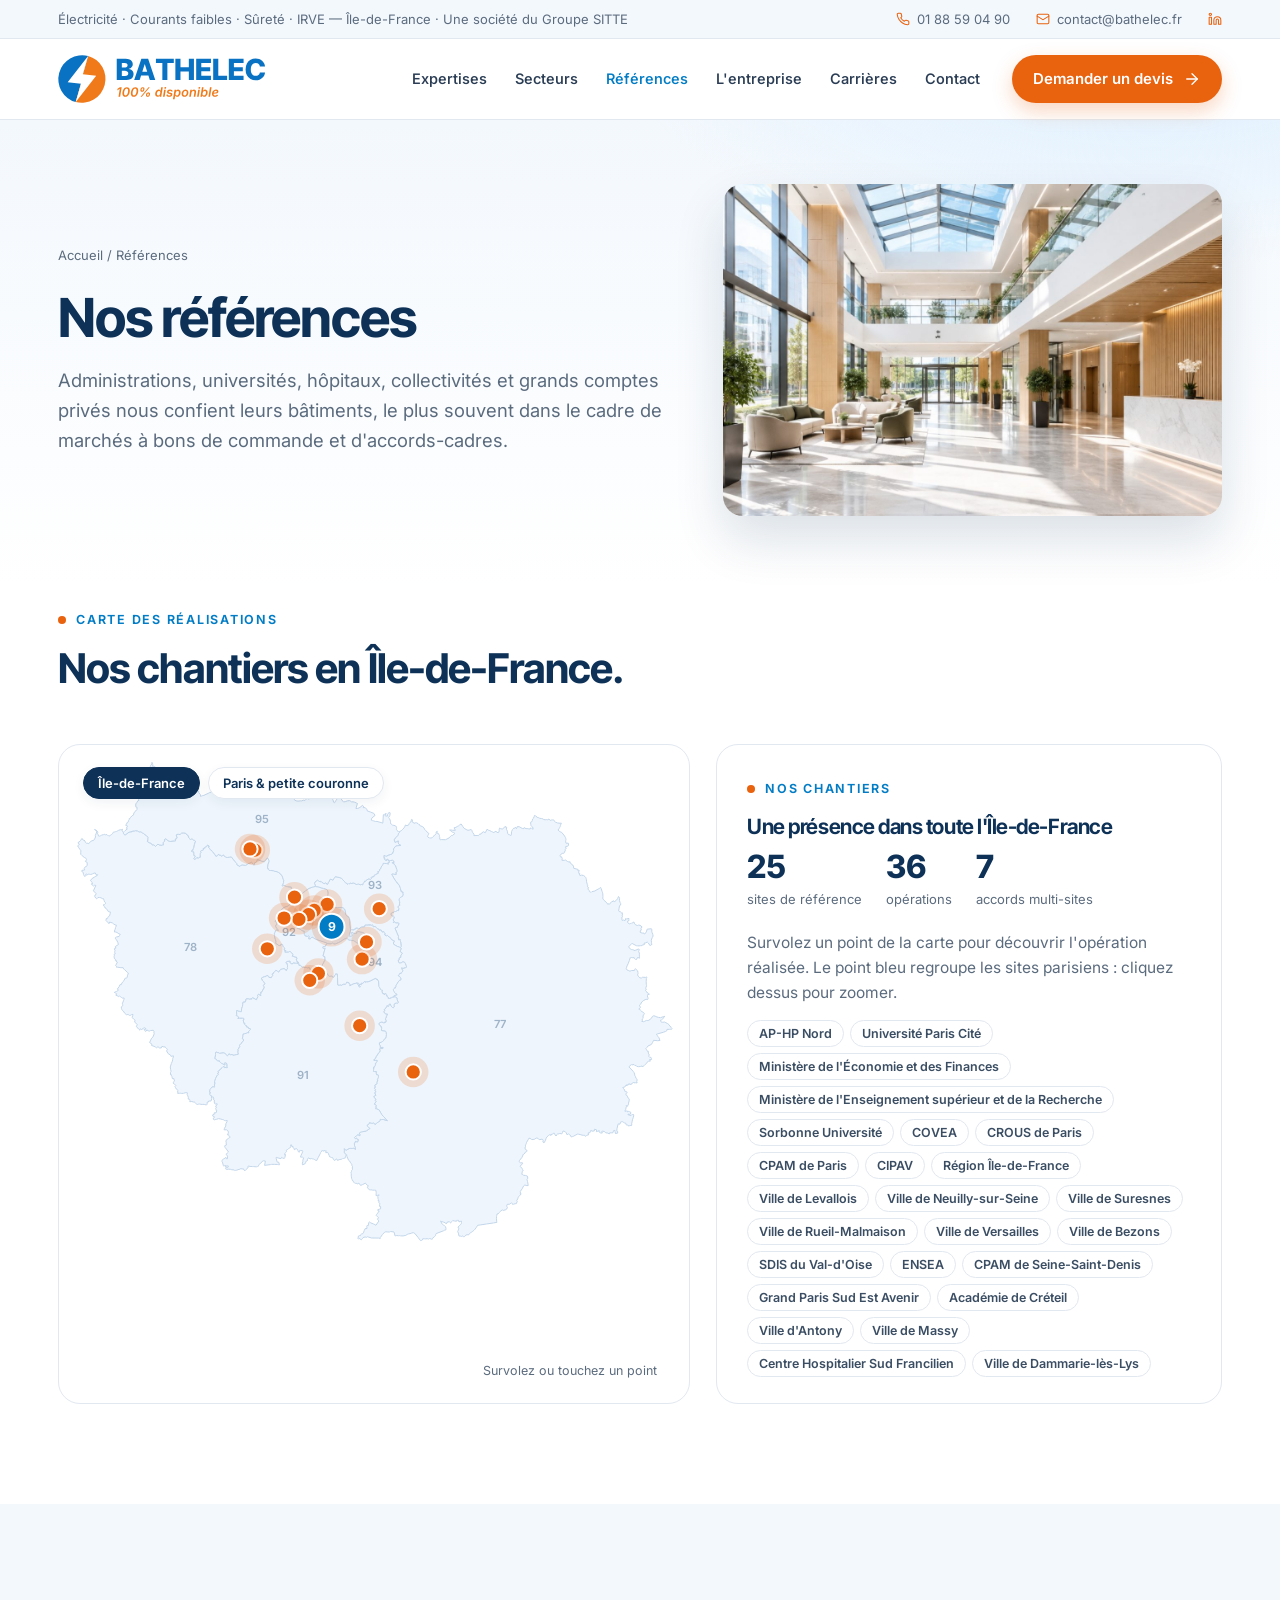
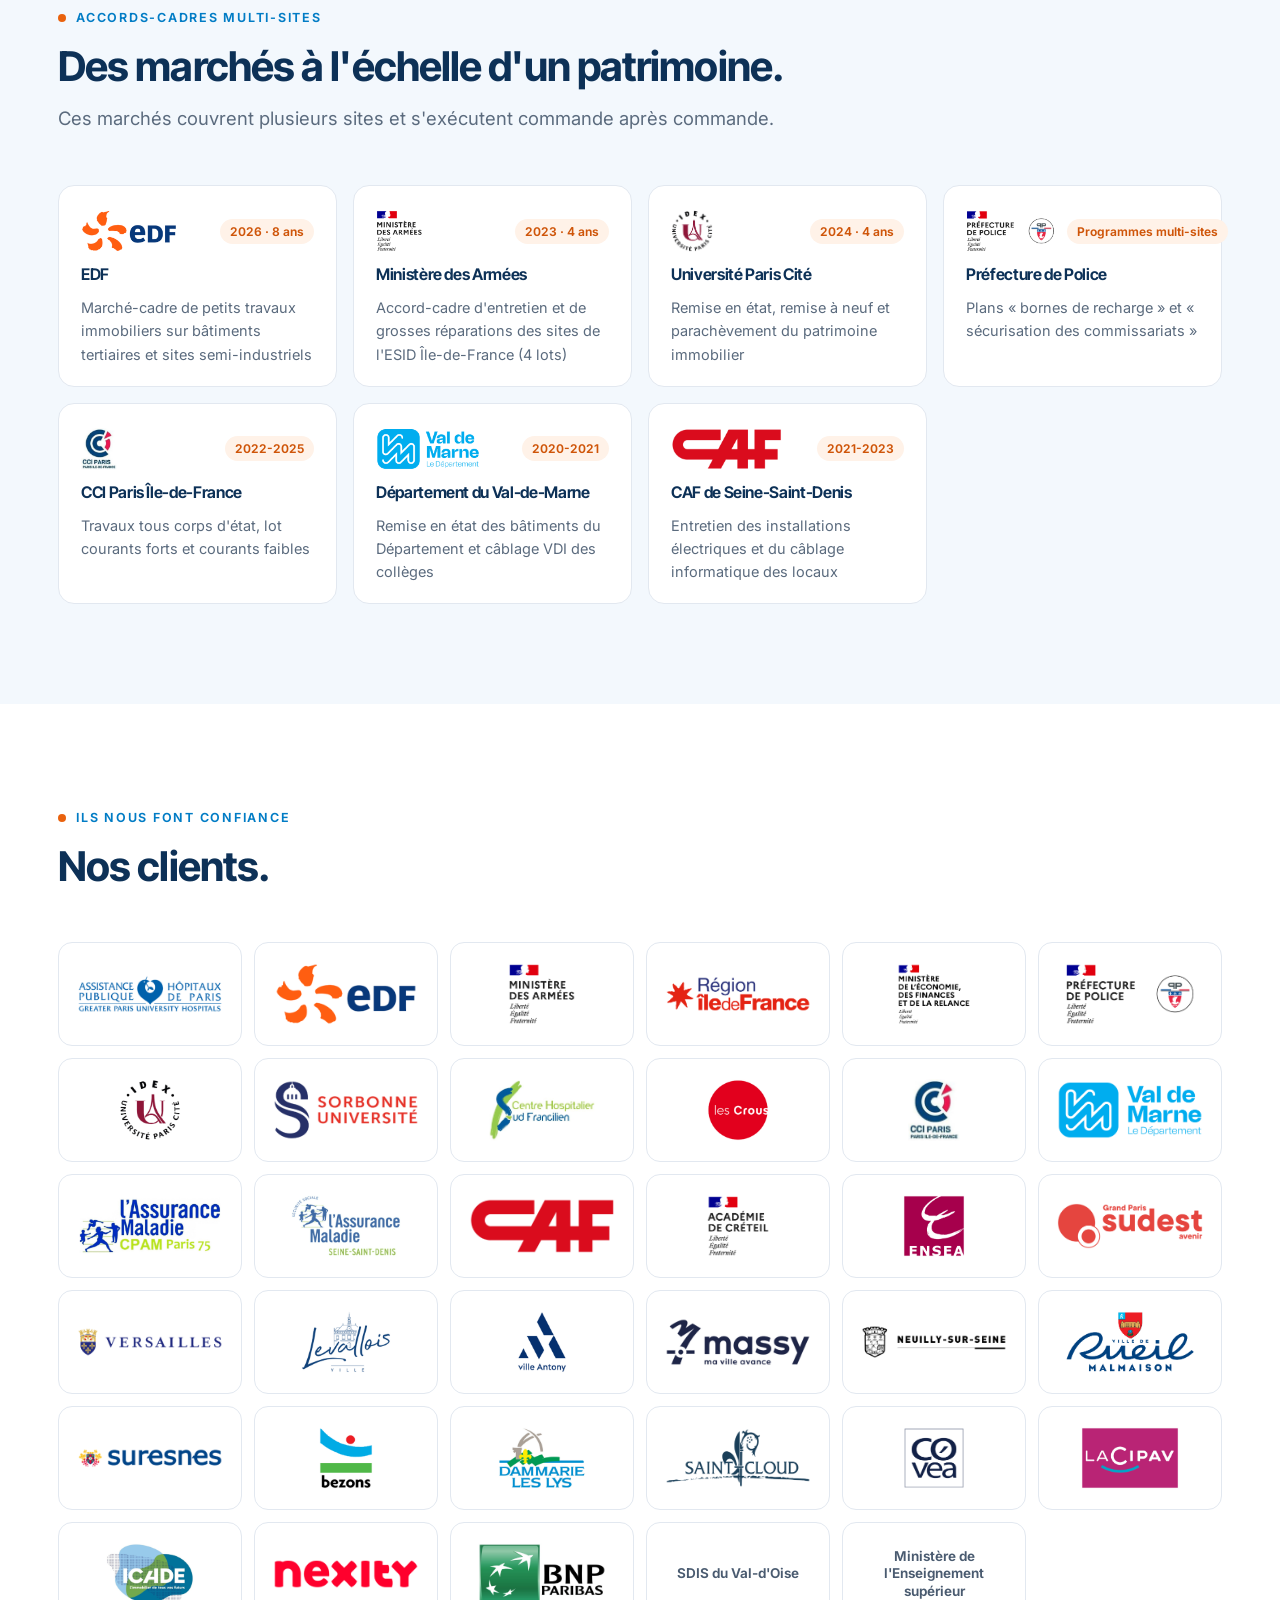
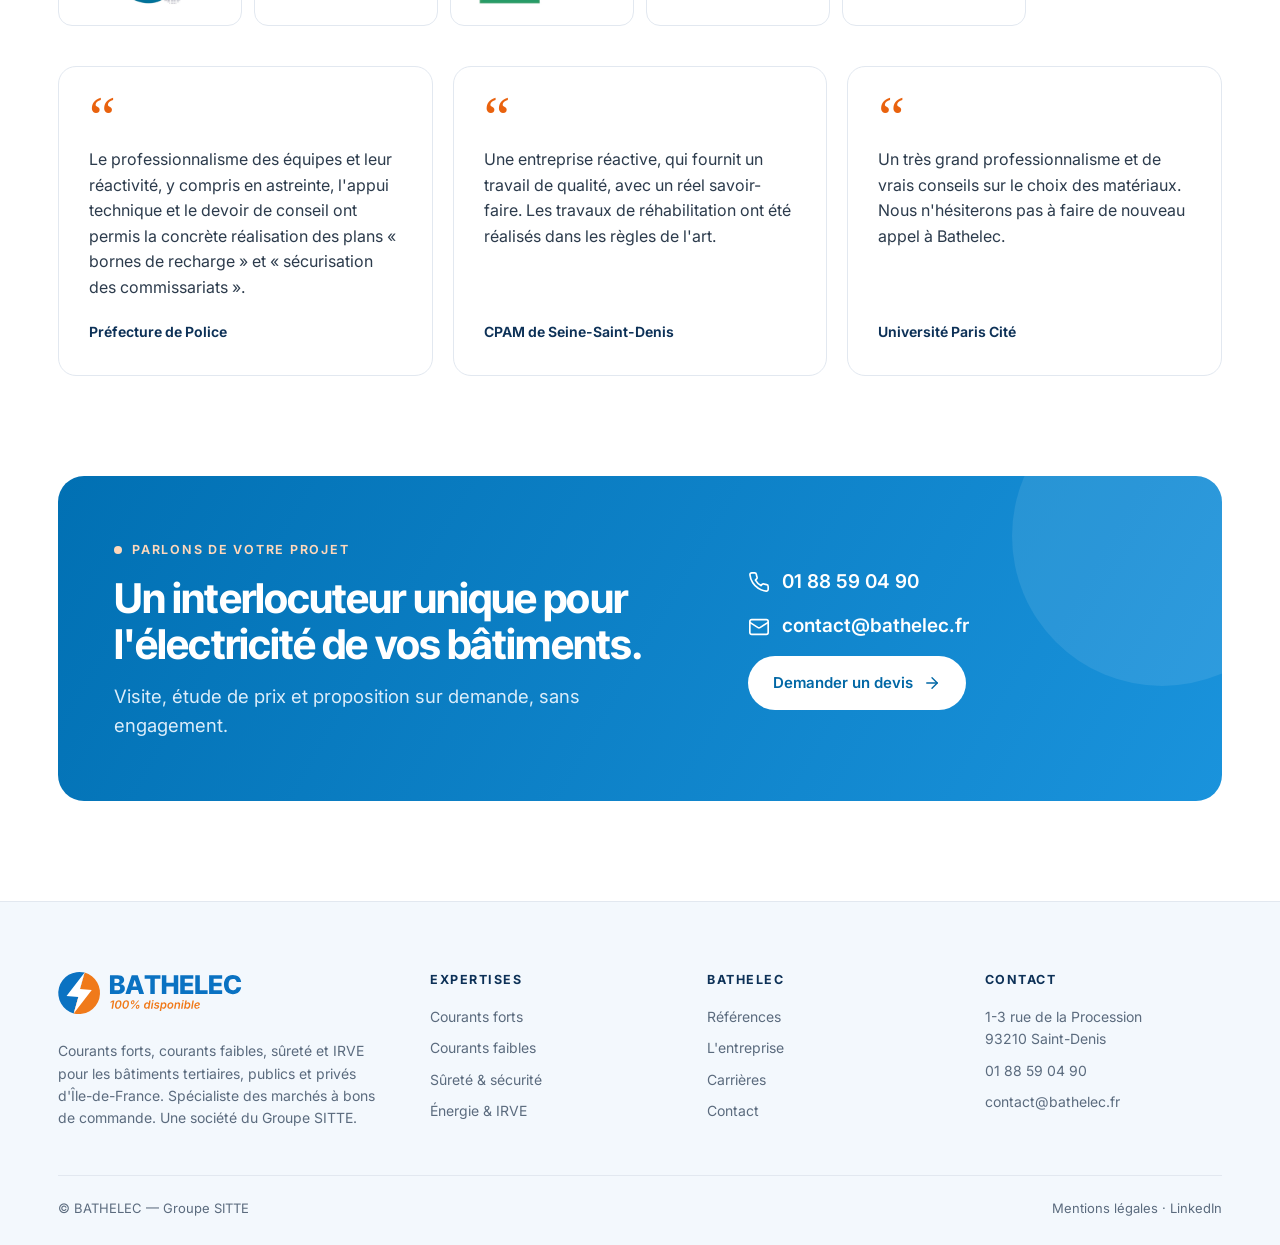
<file: references.html>
<!DOCTYPE html>
<html lang="fr"><head>
<meta charset="utf-8"><meta name="viewport" content="width=device-width,initial-scale=1">
<title>Références | BATHELEC</title>
<meta name="description" content="Les références de Bathelec en Île-de-France : AP-HP, EDF, ministère des Armées, Région Île-de-France, universités, collectivités et grands comptes.">
<link rel="canonical" href="https://www.bathelec.fr/references.html">
<meta property="og:type" content="website"><meta property="og:title" content="Références | BATHELEC"><meta property="og:description" content="Les références de Bathelec en Île-de-France : AP-HP, EDF, ministère des Armées, Région Île-de-France, universités, collectivités et grands comptes.">
<meta property="og:image" content="https://www.bathelec.fr/img/og.jpg"><meta property="og:url" content="https://www.bathelec.fr/references.html"><meta property="og:locale" content="fr_FR">
<link rel="icon" type="image/svg+xml" href="img/favicon.svg"><link rel="icon" type="image/png" href="img/favicon.png"><link rel="apple-touch-icon" href="img/apple-touch-icon.png">
<link rel="preconnect" href="https://fonts.googleapis.com"><link rel="preconnect" href="https://fonts.gstatic.com" crossorigin>
<link href="https://fonts.googleapis.com/css2?family=Inter:wght@400;500;600;700&family=Inter+Tight:wght@600;700;800&display=swap" rel="stylesheet">
<link rel="stylesheet" href="assets/style.css">
<script type="application/ld+json">{"@context": "https://schema.org", "@type": "Electrician", "name": "BATHELEC", "url": "https://www.bathelec.fr", "telephone": "+33 1 88 59 04 90", "email": "contact@bathelec.fr", "logo": "https://www.bathelec.fr/img/logo.png", "address": {"@type": "PostalAddress", "streetAddress": "1-3 rue de la Procession", "postalCode": "93210", "addressLocality": "Saint-Denis", "addressCountry": "FR"}, "areaServed": "Île-de-France", "parentOrganization": {"@type": "Organization", "name": "Groupe SITTE"}}</script>
</head><body>
<div class="top"><div class="wrap"><span class="hide-m">Électricité · Courants faibles · Sûreté · IRVE — Île-de-France · Une société du Groupe SITTE</span>
<div class="r"><a href="tel:+33188590490"><svg class="ic" viewBox="0 0 24 24" fill="none" stroke="currentColor" stroke-width="1.8" stroke-linecap="round" stroke-linejoin="round" aria-hidden="true"><path d="M22 16.92v3a2 2 0 0 1-2.18 2 19.79 19.79 0 0 1-8.63-3.07 19.5 19.5 0 0 1-6-6 19.79 19.79 0 0 1-3.07-8.67A2 2 0 0 1 4.11 2h3a2 2 0 0 1 2 1.72c.13.96.36 1.9.7 2.81a2 2 0 0 1-.45 2.11L8.09 9.91a16 16 0 0 0 6 6l1.27-1.27a2 2 0 0 1 2.11-.45c.91.34 1.85.57 2.81.7A2 2 0 0 1 22 16.92z"/></svg>01 88 59 04 90</a><a href="mailto:contact@bathelec.fr"><svg class="ic" viewBox="0 0 24 24" fill="none" stroke="currentColor" stroke-width="1.8" stroke-linecap="round" stroke-linejoin="round" aria-hidden="true"><rect width="20" height="16" x="2" y="4" rx="2"/><path d="m22 7-8.97 5.7a1.94 1.94 0 0 1-2.06 0L2 7"/></svg>contact@bathelec.fr</a><a href="https://fr.linkedin.com/company/bathelec" target="_blank" rel="noopener" aria-label="LinkedIn"><svg class="ic" viewBox="0 0 24 24" fill="none" stroke="currentColor" stroke-width="1.8" stroke-linecap="round" stroke-linejoin="round" aria-hidden="true"><path d="M16 8a6 6 0 0 1 6 6v7h-4v-7a2 2 0 0 0-2-2 2 2 0 0 0-2 2v7h-4v-7a6 6 0 0 1 6-6z"/><rect width="4" height="12" x="2" y="9"/><circle cx="4" cy="4" r="2"/></svg></a></div></div></div>
<header class="h"><div class="wrap">
<a class="brand" href="index.html" aria-label="BATHELEC, accueil"><svg class="logo-anim" xmlns="http://www.w3.org/2000/svg" viewBox="0 0 605 150" width="605" height="150" role="img" aria-label="BATHELEC, 100% disponible"><g class="spin"><g transform="translate(0 6) scale(2.875)"><path d="M30.21 0.82 L24.95 19.33 L23.05 28.67 L17.79 47.18 A24 24 0 0 1 30.21 0.82 Z" fill="#0A72C2"/><path d="M30.21 0.82 L24.95 19.33 L23.05 28.67 L17.79 47.18 A24 24 0 0 0 30.21 0.82 Z" fill="#F07A1A"/><path d="M30.21 0.82 L9.69 27.30 L23.05 28.67 L17.79 47.18 L38.31 20.70 L24.95 19.33 Z" fill="#FFFFFF"/></g></g><path d="M169.4453125 78.0V16.88671875H194.916015625Q201.765625 16.88671875 206.400390625 18.8349609375Q211.03515625 20.783203125 213.373046875 24.26953125Q215.7109375 27.755859375 215.7109375 32.349609375Q215.7109375 35.8359375 214.2548828125 38.5634765625Q212.798828125 41.291015625 210.2353515625 43.095703125Q207.671875 44.900390625 204.30859375 45.59765625V46.25390625Q208.0 46.376953125 211.1376953125 48.2021484375Q214.275390625 50.02734375 216.1826171875 53.267578125Q218.08984375 56.5078125 218.08984375 60.896484375Q218.08984375 65.818359375 215.6083984375 69.6943359375Q213.126953125 73.5703125 208.3896484375 75.78515625Q203.65234375 78.0 196.884765625 78.0ZM184.169921875 66.10546875H193.357421875Q198.115234375 66.10546875 200.412109375 64.259765625Q202.708984375 62.4140625 202.708984375 59.21484375Q202.708984375 56.8359375 201.6015625 55.11328125Q200.494140625 53.390625 198.4638671875 52.447265625Q196.43359375 51.50390625 193.64453125 51.50390625H184.169921875ZM184.169921875 42.029296875H192.373046875Q194.79296875 42.029296875 196.6591796875 41.208984375Q198.525390625 40.388671875 199.591796875 38.8916015625Q200.658203125 37.39453125 200.658203125 35.220703125Q200.658203125 32.185546875 198.484375 30.4013671875Q196.310546875 28.6171875 192.619140625 28.6171875H184.169921875ZM235.63468749999998 78.0H219.76164062499998L240.43351562499998 16.88671875H260.038984375L280.66984375 78.0H264.8378125L260.81828125 65.162109375H239.65421874999998ZM257.2909375 53.923828125 250.48234374999998 32.267578125H249.99015624999998L243.18156249999998 53.923828125ZM282.50570312499997 28.904296875V16.88671875H334.10335937499997V28.904296875H315.56429687499997V78.0H301.04476562499997V28.904296875ZM338.60523437499995 78.0V16.88671875H353.32984374999995V41.4140625H377.44703124999995V16.88671875H392.17164062499995V78.0H377.44703124999995V53.431640625H353.32984374999995V78.0ZM398.64226562499994 78.0V16.88671875H441.25749999999994V28.904296875H413.36687499999994V41.25H439.04265624999994V52.98046875H413.36687499999994V65.982421875H441.21648437499994V78.0ZM447.6871093749999 78.0V16.88671875H462.4117187499999V65.982421875H487.8824218749999V78.0ZM492.7534374999999 78.0V16.88671875H535.3686718749999V28.904296875H507.4780468749999V41.25H533.1538281249999V52.98046875H507.4780468749999V65.982421875H535.3276562499999V78.0ZM570.0990625 78.8203125Q561.81390625 78.8203125 555.2719140625 75.169921875Q548.729921875 71.51953125 544.9359765625 64.5263671875Q541.14203125 57.533203125 541.14203125 47.484375Q541.14203125 37.39453125 544.9769921875 30.3603515625Q548.811953125 23.326171875 555.3949609375 19.6962890625Q561.97796875 16.06640625 570.0990625 16.06640625Q575.636171875 16.06640625 580.35296875 17.6044921875Q585.069765625 19.142578125 588.6586328125 22.095703125Q592.2475 25.048828125 594.46234375 29.314453125Q596.6771875 33.580078125 597.25140625 39.076171875H582.32171875Q582.034609375 36.779296875 581.1117578125 34.9130859375Q580.18890625 33.046875 578.6508203125 31.734375Q577.112734375 30.421875 575.061953125 29.7041015625Q573.011171875 28.986328125 570.468203125 28.986328125Q566.038515625 28.986328125 562.839296875 31.1806640625Q559.640078125 33.375 557.917421875 37.4970703125Q556.194765625 41.619140625 556.194765625 47.484375Q556.194765625 53.513671875 557.9379296875 57.6357421875Q559.68109375 61.7578125 562.8598046875 63.8291015625Q566.038515625 65.900390625 570.4271875 65.900390625Q572.847109375 65.900390625 574.856875 65.2646484375Q576.866640625 64.62890625 578.4047265625 63.4189453125Q579.9428125 62.208984375 580.9476953125 60.4658203125Q581.952578125 58.72265625 582.32171875 56.5078125H597.25140625Q596.84125 60.568359375 594.913515625 64.546875Q592.98578125 68.525390625 589.5609765625 71.7451171875Q586.136171875 74.96484375 581.2553125 76.892578125Q576.374453125 78.8203125 570.0990625 78.8203125Z" fill="#0A72C2"/><path d="M183.73583984375 99.0810546875 179.2734375 126.0H174.50390625L178.24365234375 103.380859375H178.06298828125L171.03515625 107.8974609375L171.7939453125 103.30859375L178.42431640625 99.0810546875ZM194.14208984375 126.361328125Q190.8720703125 126.361328125 188.83056640625 124.726318359375Q186.7890625 123.09130859375 186.075439453125 120.010986328125Q185.36181640625 116.9306640625 186.08447265625 112.55859375Q186.80712890625 108.1865234375 188.550537109375 105.088134765625Q190.2939453125 101.98974609375 192.87744140625 100.354736328125Q195.4609375 98.7197265625 198.712890625 98.7197265625Q201.94677734375 98.7197265625 203.997314453125 100.354736328125Q206.0478515625 101.98974609375 206.7705078125 105.070068359375Q207.4931640625 108.150390625 206.7705078125 112.5224609375Q206.0478515625 116.9306640625 204.3134765625 120.02001953125Q202.5791015625 123.109375 199.99560546875 124.7353515625Q197.412109375 126.361328125 194.14208984375 126.361328125ZM194.810546875 122.314453125Q196.5810546875 122.314453125 197.999267578125 121.158203125Q199.41748046875 120.001953125 200.4111328125 117.81591796875Q201.40478515625 115.6298828125 201.91064453125 112.5224609375Q202.4345703125 109.451171875 202.16357421875 107.26513671875Q201.892578125 105.0791015625 200.86279296875 103.913818359375Q199.8330078125 102.74853515625 198.04443359375 102.74853515625Q196.31005859375 102.74853515625 194.891845703125 103.88671875Q193.4736328125 105.02490234375 192.4619140625 107.2109375Q191.4501953125 109.39697265625 190.92626953125 112.57666015625Q190.42041015625 115.666015625 190.69140625 117.843017578125Q190.96240234375 120.02001953125 192.001220703125 121.167236328125Q193.0400390625 122.314453125 194.810546875 122.314453125ZM218.53173828125 126.361328125Q215.26171875 126.361328125 213.22021484375 124.726318359375Q211.1787109375 123.09130859375 210.465087890625 120.010986328125Q209.75146484375 116.9306640625 210.47412109375 112.55859375Q211.19677734375 108.1865234375 212.940185546875 105.088134765625Q214.68359375 101.98974609375 217.26708984375 100.354736328125Q219.8505859375 98.7197265625 223.1025390625 98.7197265625Q226.33642578125 98.7197265625 228.386962890625 100.354736328125Q230.4375 101.98974609375 231.16015625 105.070068359375Q231.8828125 108.150390625 231.16015625 112.5224609375Q230.4375 116.9306640625 228.703125 120.02001953125Q226.96875 123.109375 224.38525390625 124.7353515625Q221.8017578125 126.361328125 218.53173828125 126.361328125ZM219.2001953125 122.314453125Q220.970703125 122.314453125 222.388916015625 121.158203125Q223.80712890625 120.001953125 224.80078125 117.81591796875Q225.79443359375 115.6298828125 226.30029296875 112.5224609375Q226.82421875 109.451171875 226.55322265625 107.26513671875Q226.2822265625 105.0791015625 225.25244140625 103.913818359375Q224.22265625 102.74853515625 222.43408203125 102.74853515625Q220.69970703125 102.74853515625 219.281494140625 103.88671875Q217.86328125 105.02490234375 216.8515625 107.2109375Q215.83984375 109.39697265625 215.31591796875 112.57666015625Q214.81005859375 115.666015625 215.0810546875 117.843017578125Q215.35205078125 120.02001953125 216.390869140625 121.167236328125Q217.4296875 122.314453125 219.2001953125 122.314453125ZM242.45166015625 111.619140625Q240.5908203125 111.619140625 239.45263671875 110.82421875Q238.314453125 110.029296875 237.89892578125 108.71044921875Q237.4833984375 107.3916015625 237.736328125 105.837890625L237.97119140625 104.4287109375Q238.22412109375 102.875 239.109375 101.55615234375Q239.99462890625 100.2373046875 241.394775390625 99.4423828125Q242.794921875 98.6474609375 244.6015625 98.6474609375Q246.48046875 98.6474609375 247.609619140625 99.4423828125Q248.73876953125 100.2373046875 249.154296875 101.55615234375Q249.56982421875 102.875 249.31689453125 104.4287109375L249.08203125 105.837890625Q248.8291015625 107.3916015625 247.9619140625 108.71044921875Q247.0947265625 110.029296875 245.694580078125 110.82421875Q244.29443359375 111.619140625 242.45166015625 111.619140625ZM242.939453125 108.6201171875Q244.2041015625 108.6201171875 244.83642578125 107.761962890625Q245.46875 106.90380859375 245.63134765625 105.837890625L245.8662109375 104.4287109375Q246.046875 103.36279296875 245.7216796875 102.49560546875Q245.396484375 101.62841796875 244.095703125 101.62841796875Q242.88525390625 101.62841796875 242.225830078125 102.504638671875Q241.56640625 103.380859375 241.40380859375 104.4287109375L241.1689453125 105.837890625Q240.98828125 106.90380859375 241.340576171875 107.761962890625Q241.69287109375 108.6201171875 242.939453125 108.6201171875ZM258.56689453125 126.48779296875Q256.7060546875 126.48779296875 255.56787109375 125.69287109375Q254.4296875 124.89794921875 254.01416015625 123.5791015625Q253.5986328125 122.26025390625 253.8515625 120.70654296875L254.08642578125 119.29736328125Q254.33935546875 117.74365234375 255.215576171875 116.4248046875Q256.091796875 115.10595703125 257.5009765625 114.31103515625Q258.91015625 113.51611328125 260.716796875 113.51611328125Q262.595703125 113.51611328125 263.724853515625 114.31103515625Q264.85400390625 115.10595703125 265.26953125 116.4248046875Q265.68505859375 117.74365234375 265.4140625 119.29736328125L265.17919921875 120.70654296875Q264.9443359375 122.2783203125 264.0771484375 123.588134765625Q263.2099609375 124.89794921875 261.809814453125 125.69287109375Q260.40966796875 126.48779296875 258.56689453125 126.48779296875ZM259.0546875 123.48876953125Q260.3193359375 123.48876953125 260.95166015625 122.630615234375Q261.583984375 121.7724609375 261.74658203125 120.70654296875L261.9814453125 119.29736328125Q262.162109375 118.2314453125 261.8369140625 117.3642578125Q261.51171875 116.4970703125 260.2109375 116.4970703125Q259.00048828125 116.4970703125 258.341064453125 117.373291015625Q257.681640625 118.24951171875 257.51904296875 119.29736328125L257.2841796875 120.70654296875Q257.103515625 121.7724609375 257.455810546875 122.630615234375Q257.80810546875 123.48876953125 259.0546875 123.48876953125ZM238.2421875 126.0 261.20458984375 99.0810546875H264.7275390625L241.76513671875 126.0ZM287.40087890625 126.361328125Q284.2392578125 126.361328125 282.297119140625 124.256591796875Q280.35498046875 122.15185546875 280.35498046875 118.32177734375Q280.35498046875 115.955078125 281.014404296875 113.687744140625Q281.673828125 111.42041015625 282.95654296875 109.57763671875Q284.2392578125 107.73486328125 286.091064453125 106.641845703125Q287.94287109375 105.548828125 290.3095703125 105.548828125Q292.17041015625 105.548828125 293.2724609375 106.172119140625Q294.37451171875 106.79541015625 294.9345703125 107.671630859375Q295.49462890625 108.5478515625 295.7294921875 109.28857421875H295.92822265625L297.62646484375 99.0810546875H302.32373046875L297.861328125 126.0H293.25439453125L293.814453125 122.80224609375H293.525390625Q293.03759765625 123.615234375 292.24267578125 124.4462890625Q291.44775390625 125.27734375 290.264404296875 125.8193359375Q289.0810546875 126.361328125 287.40087890625 126.361328125ZM288.7919921875 122.4951171875Q290.36376953125 122.4951171875 291.547119140625 121.709228515625Q292.73046875 120.92333984375 293.534423828125 119.62255859375Q294.33837890625 118.32177734375 294.744873046875 116.7861328125Q295.1513671875 115.25048828125 295.1513671875 113.7509765625Q295.1513671875 111.74560546875 294.239013671875 110.580322265625Q293.32666015625 109.4150390625 291.48388671875 109.4150390625Q289.912109375 109.4150390625 288.728759765625 110.19189453125Q287.54541015625 110.96875 286.75048828125 112.25146484375Q285.95556640625 113.5341796875 285.549072265625 115.0517578125Q285.142578125 116.5693359375 285.142578125 118.05078125Q285.142578125 120.0380859375 286.036865234375 121.2666015625Q286.93115234375 122.4951171875 288.7919921875 122.4951171875ZM302.86572265625 126.0 306.2080078125 105.8017578125H310.9052734375L307.56298828125 126.0ZM309.0263671875 102.947265625Q307.90625 102.947265625 307.228759765625 102.1884765625Q306.55126953125 101.4296875 306.73193359375 100.36376953125Q306.89453125 99.2978515625 307.833984375 98.548095703125Q308.7734375 97.79833984375 309.8935546875 97.79833984375Q311.03173828125 97.79833984375 311.709228515625 98.548095703125Q312.38671875 99.2978515625 312.2060546875 100.36376953125Q312.025390625 101.4296875 311.094970703125 102.1884765625Q310.16455078125 102.947265625 309.0263671875 102.947265625ZM320.35400390625 126.41552734375Q318.04150390625 126.41552734375 316.34326171875 125.7470703125Q314.64501953125 125.07861328125 313.678466796875 123.841064453125Q312.7119140625 122.603515625 312.5673828125 120.88720703125Q312.5673828125 120.77880859375 312.558349609375 120.697509765625Q312.54931640625 120.6162109375 312.54931640625 120.52587890625L316.9755859375 120.02001953125Q317.1201171875 121.50146484375 317.9873046875 122.160888671875Q318.8544921875 122.8203125 320.53466796875 122.8203125Q321.69091796875 122.8203125 322.66650390625 122.47705078125Q323.64208984375 122.1337890625 324.2744140625 121.546630859375Q324.90673828125 120.95947265625 324.9970703125 120.1826171875Q325.08740234375 119.40576171875 324.5634765625 118.872802734375Q324.03955078125 118.33984375 322.7568359375 118.06884765625L319.4326171875 117.328125Q316.794921875 116.7138671875 315.575439453125 115.3046875Q314.35595703125 113.8955078125 314.57275390625 111.763671875Q314.771484375 109.8125 316.009033203125 108.42138671875Q317.24658203125 107.0302734375 319.19775390625 106.28955078125Q321.14892578125 105.548828125 323.46142578125 105.548828125Q326.8037109375 105.548828125 328.6103515625 106.894775390625Q330.4169921875 108.24072265625 330.7421875 110.40869140625Q330.7783203125 110.51708984375 330.805419921875 110.652587890625Q330.83251953125 110.7880859375 330.8505859375 110.91455078125L326.64111328125 111.42041015625Q326.46044921875 110.37255859375 325.746826171875 109.713134765625Q325.033203125 109.0537109375 323.46142578125 109.0537109375Q322.44970703125 109.0537109375 321.5283203125 109.37890625Q320.60693359375 109.7041015625 319.99267578125 110.273193359375Q319.37841796875 110.84228515625 319.2880859375 111.6552734375Q319.16162109375 112.4501953125 319.694580078125 112.965087890625Q320.2275390625 113.47998046875 321.65478515625 113.80517578125L324.9609375 114.52783203125Q327.61669921875 115.10595703125 328.84521484375 116.4609375Q330.07373046875 117.81591796875 329.8388671875 119.8935546875Q329.6943359375 121.39306640625 328.8994140625 122.594482421875Q328.1044921875 123.7958984375 326.8037109375 124.654052734375Q325.5029296875 125.51220703125 323.849853515625 125.9638671875Q322.19677734375 126.41552734375 320.35400390625 126.41552734375ZM331.609375 133.5517578125 336.21630859375 105.8017578125H340.80517578125L340.22705078125 109.14404296875H340.3896484375Q340.87744140625 108.38525390625 341.681396484375 107.545166015625Q342.4853515625 106.705078125 343.704833984375 106.126953125Q344.92431640625 105.548828125 346.65869140625 105.548828125Q348.736328125 105.548828125 350.317138671875 106.47021484375Q351.89794921875 107.3916015625 352.80126953125 109.18017578125Q353.70458984375 110.96875 353.70458984375 113.5703125Q353.70458984375 115.79248046875 353.072265625 118.05078125Q352.43994140625 120.30908203125 351.193359375 122.18798828125Q349.94677734375 124.06689453125 348.076904296875 125.214111328125Q346.20703125 126.361328125 343.73193359375 126.361328125Q341.92529296875 126.361328125 340.832275390625 125.7470703125Q339.7392578125 125.1328125 339.17919921875 124.265625Q338.619140625 123.3984375 338.3662109375 122.67578125H338.09521484375L336.306640625 133.5517578125ZM342.5576171875 122.4951171875Q344.18359375 122.4951171875 345.3759765625 121.673095703125Q346.568359375 120.85107421875 347.36328125 119.5322265625Q348.158203125 118.21337890625 348.546630859375 116.69580078125Q348.93505859375 115.17822265625 348.93505859375 113.80517578125Q348.93505859375 111.81787109375 348.040771484375 110.616455078125Q347.146484375 109.4150390625 345.267578125 109.4150390625Q343.69580078125 109.4150390625 342.50341796875 110.19189453125Q341.31103515625 110.96875 340.51611328125 112.242431640625Q339.72119140625 113.51611328125 339.32373046875 115.042724609375Q338.92626953125 116.5693359375 338.92626953125 118.06884765625Q338.92626953125 120.1103515625 339.838623046875 121.302734375Q340.7509765625 122.4951171875 342.5576171875 122.4951171875ZM364.94189453125 126.41552734375Q362.30419921875 126.41552734375 360.443359375 125.376708984375Q358.58251953125 124.337890625 357.5888671875 122.449951171875Q356.59521484375 120.56201171875 356.59521484375 118.03271484375Q356.59521484375 115.61181640625 357.363037109375 113.37158203125Q358.130859375 111.13134765625 359.585205078125 109.369873046875Q361.03955078125 107.6083984375 363.126220703125 106.57861328125Q365.212890625 105.548828125 367.8505859375 105.548828125Q370.48828125 105.548828125 372.358154296875 106.57861328125Q374.22802734375 107.6083984375 375.2216796875 109.496337890625Q376.21533203125 111.38427734375 376.21533203125 113.931640625Q376.21533203125 116.37060546875 375.447509765625 118.61083984375Q374.6796875 120.85107421875 373.21630859375 122.612548828125Q371.7529296875 124.3740234375 369.666259765625 125.394775390625Q367.57958984375 126.41552734375 364.94189453125 126.41552734375ZM365.08642578125 122.603515625Q366.71240234375 122.603515625 367.9228515625 121.7724609375Q369.13330078125 120.94140625 369.919189453125 119.62255859375Q370.705078125 118.3037109375 371.093505859375 116.777099609375Q371.48193359375 115.25048828125 371.48193359375 113.859375Q371.48193359375 112.54052734375 371.075439453125 111.52880859375Q370.6689453125 110.51708984375 369.837890625 109.93896484375Q369.0068359375 109.36083984375 367.7060546875 109.36083984375Q366.080078125 109.36083984375 364.86962890625 110.182861328125Q363.6591796875 111.0048828125 362.873291015625 112.32373046875Q362.08740234375 113.642578125 361.698974609375 115.169189453125Q361.310546875 116.69580078125 361.310546875 118.10498046875Q361.310546875 120.07421875 362.23193359375 121.3388671875Q363.1533203125 122.603515625 365.08642578125 122.603515625ZM385.14013671875 114.3291015625 383.18896484375 126.0H378.49169921875L381.85205078125 105.8017578125H386.29638671875L385.736328125 109.54150390625Q386.80224609375 107.77099609375 388.193359375 106.79541015625Q389.98193359375 105.548828125 392.36669921875 105.548828125Q394.5166015625 105.548828125 395.97998046875 106.479248046875Q397.443359375 107.40966796875 398.066650390625 109.14404296875Q398.68994140625 110.87841796875 398.2744140625 113.3173828125L396.16064453125 126.0H391.46337890625L393.5048828125 113.73291015625Q393.8662109375 111.67333984375 392.989990234375 110.607421875Q392.11376953125 109.54150390625 390.37939453125 109.54150390625Q389.07861328125 109.54150390625 387.9765625 110.11962890625Q386.87451171875 110.69775390625 386.124755859375 111.772705078125Q385.375 112.84765625 385.14013671875 114.3291015625ZM401.1650390625 126.0 404.50732421875 105.8017578125H409.20458984375L405.8623046875 126.0ZM407.32568359375 102.947265625Q406.20556640625 102.947265625 405.528076171875 102.1884765625Q404.8505859375 101.4296875 405.03125 100.36376953125Q405.19384765625 99.2978515625 406.13330078125 98.548095703125Q407.07275390625 97.79833984375 408.19287109375 97.79833984375Q409.3310546875 97.79833984375 410.008544921875 98.548095703125Q410.68603515625 99.2978515625 410.50537109375 100.36376953125Q410.32470703125 101.4296875 409.394287109375 102.1884765625Q408.4638671875 102.947265625 407.32568359375 102.947265625ZM421.724609375 126.361328125Q419.93603515625 126.361328125 418.833984375 125.76513671875Q417.73193359375 125.1689453125 417.15380859375 124.31982421875Q416.57568359375 123.470703125 416.3046875 122.72998046875H416.015625L415.4375 126.0H410.8486328125L415.31103515625 99.0810546875H420.00830078125L418.31005859375 109.14404296875H418.544921875Q419.05078125 108.38525390625 419.8095703125 107.545166015625Q420.568359375 106.705078125 421.74267578125 106.126953125Q422.9169921875 105.548828125 424.6513671875 105.548828125Q426.72900390625 105.548828125 428.309814453125 106.47021484375Q429.890625 107.3916015625 430.7939453125 109.18017578125Q431.697265625 110.96875 431.697265625 113.5703125Q431.697265625 115.79248046875 431.06494140625 118.05078125Q430.4326171875 120.30908203125 429.18603515625 122.18798828125Q427.939453125 124.06689453125 426.069580078125 125.214111328125Q424.19970703125 126.361328125 421.724609375 126.361328125ZM420.55029296875 122.4951171875Q422.17626953125 122.4951171875 423.36865234375 121.673095703125Q424.56103515625 120.85107421875 425.35595703125 119.5322265625Q426.15087890625 118.21337890625 426.539306640625 116.69580078125Q426.927734375 115.17822265625 426.927734375 113.80517578125Q426.927734375 111.81787109375 426.033447265625 110.616455078125Q425.13916015625 109.4150390625 423.26025390625 109.4150390625Q421.6884765625 109.4150390625 420.49609375 110.19189453125Q419.3037109375 110.96875 418.5087890625 112.242431640625Q417.7138671875 113.51611328125 417.31640625 115.042724609375Q416.9189453125 116.5693359375 416.9189453125 118.06884765625Q416.9189453125 120.1103515625 417.831298828125 121.302734375Q418.74365234375 122.4951171875 420.55029296875 122.4951171875ZM443.115234375 99.0810546875 438.65283203125 126.0H433.95556640625L438.41796875 99.0810546875ZM452.6904296875 126.43359375Q450.07080078125 126.43359375 448.173828125 125.448974609375Q446.27685546875 124.46435546875 445.26513671875 122.630615234375Q444.25341796875 120.796875 444.25341796875 118.2314453125Q444.25341796875 115.6298828125 445.093505859375 113.326416015625Q445.93359375 111.02294921875 447.478271484375 109.243408203125Q449.02294921875 107.4638671875 451.1005859375 106.4521484375Q453.17822265625 105.4404296875 455.6533203125 105.4404296875Q457.73095703125 105.4404296875 459.3388671875 106.135986328125Q460.94677734375 106.83154296875 461.8681640625 108.123291015625Q462.78955078125 109.4150390625 462.78955078125 111.185546875Q462.78955078125 113.01025390625 461.759765625 114.220703125Q460.72998046875 115.43115234375 458.679443359375 116.1357421875Q456.62890625 116.84033203125 453.57568359375 117.12939453125Q451.44384765625 117.34619140625 448.80615234375 117.41845703125Q448.77001953125 117.8701171875 448.77001953125 118.28564453125Q448.77001953125 119.5322265625 449.16748046875 120.552978515625Q449.56494140625 121.57373046875 450.50439453125 122.160888671875Q451.44384765625 122.748046875 453.015625 122.748046875Q454.69580078125 122.748046875 455.987548828125 122.04345703125Q457.279296875 121.3388671875 457.87548828125 120.09228515625L462.13916015625 120.81494140625Q461.109375 123.3623046875 458.589111328125 124.89794921875Q456.06884765625 126.43359375 452.6904296875 126.43359375ZM449.34814453125 114.41943359375Q451.208984375 114.38330078125 452.6181640625 114.29296875Q454.822265625 114.1484375 456.06884765625 113.80517578125Q457.3154296875 113.4619140625 457.830322265625 112.856689453125Q458.34521484375 112.25146484375 458.34521484375 111.34814453125Q458.34521484375 110.318359375 457.487060546875 109.72216796875Q456.62890625 109.1259765625 455.18359375 109.1259765625Q453.32275390625 109.1259765625 452.085205078125 110.056396484375Q450.84765625 110.98681640625 450.125 112.43212890625Q449.63720703125 113.3896484375 449.34814453125 114.41943359375Z" fill="#F07A1A"/><rect class="uline" x="166" y="137" width="300.5" height="4.5" rx="2.25" fill="#F07A1A"/></svg></a>
<nav class="m">
<div class="dd"><a href="index.html#expertises">Expertises</a><div class="menu"><a href="expertises/courants-forts.html"><svg class="ic" viewBox="0 0 24 24" fill="none" stroke="currentColor" stroke-width="1.8" stroke-linecap="round" stroke-linejoin="round" aria-hidden="true"><path d="M13 2 3 14h9l-1 8 10-12h-9l1-8z"/></svg><span>Courants forts<small>Colonnes montantes, TGBT, postes MT/BT, distribution et éclairage.</small></span></a><a href="expertises/courants-faibles.html"><svg class="ic" viewBox="0 0 24 24" fill="none" stroke="currentColor" stroke-width="1.8" stroke-linecap="round" stroke-linejoin="round" aria-hidden="true"><rect x="16" y="16" width="6" height="6" rx="1"/><rect x="2" y="16" width="6" height="6" rx="1"/><rect x="9" y="2" width="6" height="6" rx="1"/><path d="M5 16v-3a1 1 0 0 1 1-1h12a1 1 0 0 1 1 1v3"/><path d="M12 12V8"/></svg><span>Courants faibles<small>Câblage VDI, informatique, téléphonie, interphonie et visiophonie.</small></span></a><a href="expertises/surete-securite.html"><svg class="ic" viewBox="0 0 24 24" fill="none" stroke="currentColor" stroke-width="1.8" stroke-linecap="round" stroke-linejoin="round" aria-hidden="true"><path d="M20 13c0 5-3.5 7.5-7.66 8.95a1 1 0 0 1-.67-.01C7.5 20.5 4 18 4 13V6a1 1 0 0 1 1-1c2 0 4.5-1.2 6.24-2.72a1.17 1.17 0 0 1 1.52 0C14.51 3.81 17 5 19 5a1 1 0 0 1 1 1z"/><path d="m9 12 2 2 4-4"/></svg><span>Sûreté & sécurité<small>Contrôle d&#x27;accès, portes automatiques, vidéoprotection, SSI.</small></span></a><a href="expertises/energie-irve.html"><svg class="ic" viewBox="0 0 24 24" fill="none" stroke="currentColor" stroke-width="1.8" stroke-linecap="round" stroke-linejoin="round" aria-hidden="true"><path d="M12 22v-5"/><path d="M9 8V2"/><path d="M15 8V2"/><path d="M18 8v5a4 4 0 0 1-4 4h-4a4 4 0 0 1-4-4V8Z"/></svg><span>Énergie & IRVE<small>Bornes de recharge, puissance, raccordement et photovoltaïque.</small></span></a></div></div>
<a href="index.html#secteurs">Secteurs</a>
<a href="references.html" class="on">Références</a>
<a href="entreprise.html">L'entreprise</a>
<a href="carrieres.html">Carrières</a>
<a href="contact.html">Contact</a>
<a class="btn btn-o" href="contact.html#form">Demander un devis <svg class="ic" viewBox="0 0 24 24" fill="none" stroke="currentColor" stroke-width="1.8" stroke-linecap="round" stroke-linejoin="round" aria-hidden="true"><path d="M5 12h14"/><path d="m12 5 7 7-7 7"/></svg></a>
</nav>
<a class="callm" href="tel:+33188590490" aria-label="Appeler Bathelec"><svg class="ic" viewBox="0 0 24 24" fill="none" stroke="currentColor" stroke-width="1.8" stroke-linecap="round" stroke-linejoin="round" aria-hidden="true"><path d="M22 16.92v3a2 2 0 0 1-2.18 2 19.79 19.79 0 0 1-8.63-3.07 19.5 19.5 0 0 1-6-6 19.79 19.79 0 0 1-3.07-8.67A2 2 0 0 1 4.11 2h3a2 2 0 0 1 2 1.72c.13.96.36 1.9.7 2.81a2 2 0 0 1-.45 2.11L8.09 9.91a16 16 0 0 0 6 6l1.27-1.27a2 2 0 0 1 2.11-.45c.91.34 1.85.57 2.81.7A2 2 0 0 1 22 16.92z"/></svg></a>
<button class="burger" aria-label="Menu"><svg class="ic" viewBox="0 0 24 24" fill="none" stroke="currentColor" stroke-width="1.8" stroke-linecap="round" stroke-linejoin="round" aria-hidden="true"><line x1="4" x2="20" y1="6" y2="6"/><line x1="4" x2="20" y1="12" y2="12"/><line x1="4" x2="20" y1="18" y2="18"/></svg></button>
</div></header>
<main><section class="phero"><div class="wrap"><div class="grid">
<div><div class="crumb"><a href="index.html">Accueil</a> / Références</div><h1>Nos références</h1><p>Administrations, universités, hôpitaux, collectivités et grands comptes privés nous confient leurs bâtiments, le plus souvent dans le cadre de marchés à bons de commande et d'accords-cadres.</p></div><div class="pic rv"><img src="img/hall.jpg" alt=""></div></div></div></section>
<section style="padding-top:20px" id="carte"><div class="wrap">
<div class="sec-head rv"><div><span class="kicker">Carte des réalisations</span><h2>Nos chantiers en Île-de-France.</h2></div></div>
<div class="mapbox" id="refmap">
<div class="map rv"><div class="mtools"><button data-z="idf" class="on">Île-de-France</button><button data-z="paris">Paris &amp; petite couronne</button></div>
<svg viewBox="0 0 593.2 478.8" role="img" aria-label="Carte des références Bathelec en Île-de-France"><g><path class="dep p75" d="M250.0,181.9L239.0,177.6L236.6,176.1L235.4,175.4L234.4,176.6L233.6,177.3L232.2,177.3L232.1,175.8L232.9,175.1L232.1,174.4L230.9,174.8L228.7,174.4L227.8,172.7L227.6,171.0L228.0,169.9L225.2,169.0L224.3,168.0L220.6,166.7L220.2,165.3L221.3,161.6L222.2,160.0L223.3,159.4L224.8,158.6L225.3,158.1L226.1,156.9L228.6,157.9L229.7,155.2L234.9,156.3L235.6,156.0L235.9,154.2L237.2,152.6L238.8,151.4L239.8,151.3L240.8,150.5L243.3,148.7L244.6,147.9L246.3,147.2L246.9,146.7L248.7,146.6L254.6,146.4L260.6,146.3L264.8,146.2L266.2,146.6L267.5,147.7L268.2,149.3L268.5,150.8L268.6,153.0L268.9,153.8L270.0,154.8L271.5,155.4L272.3,157.1L272.7,159.3L272.8,160.4L272.7,162.5L273.0,164.4L273.4,168.3L273.2,170.0L272.6,172.9L272.3,174.5L273.7,174.6L275.0,174.0L274.7,172.5L274.3,171.6L274.4,170.8L274.9,170.3L275.7,171.4L278.2,171.8L279.2,171.8L279.4,170.2L280.2,170.3L281.8,169.8L284.9,170.7L286.1,171.1L287.0,171.7L288.2,173.6L288.0,174.8L287.1,175.6L286.9,176.2L286.8,177.4L286.9,178.9L286.3,180.5L285.2,181.8L283.7,181.8L282.7,181.5L280.5,181.5L279.3,181.4L278.6,180.7L277.0,179.1L276.2,178.9L274.4,178.9L273.5,178.6L272.0,178.5L271.0,177.9L270.3,177.1L269.6,176.6L267.2,177.5L265.8,178.4L263.8,179.6L261.6,180.9L258.6,182.2L256.7,182.3L255.7,181.2L254.2,182.2L250.5,182.0Z"/><path class="dep" d="M316.5,234.4L316.2,233.1L317.0,232.8L319.3,232.1L317.5,230.8L316.9,230.2L316.0,229.5L315.7,228.0L315.5,227.2L315.8,226.4L316.6,225.3L317.5,225.6L317.9,224.4L318.1,222.9L318.6,221.4L320.2,219.6L321.0,218.8L321.6,217.9L322.9,217.6L322.7,216.0L322.0,215.3L321.7,214.2L320.3,213.5L320.9,212.5L321.6,212.0L322.0,211.0L323.3,211.1L323.6,210.4L324.4,209.6L325.0,208.4L324.2,207.7L323.6,205.6L325.1,206.2L327.5,205.6L328.4,205.3L328.4,204.1L328.0,203.4L327.4,201.5L326.5,200.4L324.7,199.9L323.8,200.3L322.9,200.7L322.3,201.1L321.7,200.8L320.7,200.1L320.3,198.7L321.1,198.1L321.3,197.1L321.1,196.1L321.9,195.9L322.1,195.1L322.9,195.3L322.7,193.9L324.1,191.8L324.3,191.1L323.2,190.3L322.4,190.0L322.1,189.2L322.7,188.3L323.3,186.4L322.2,185.9L323.0,185.1L323.3,184.4L323.1,183.3L322.8,180.3L322.2,179.0L322.3,178.3L322.0,177.4L320.8,178.2L320.4,176.8L320.6,174.8L318.8,170.6L317.1,166.6L318.2,165.9L319.6,165.7L319.3,164.5L320.5,163.8L321.0,162.3L320.8,161.7L320.0,161.5L318.2,161.6L317.5,161.3L316.7,160.5L315.8,161.2L316.2,159.9L315.5,158.7L315.5,157.8L315.9,157.3L316.4,155.5L315.6,154.8L314.6,154.8L313.3,153.6L313.1,152.7L313.6,152.2L314.0,151.3L315.1,150.8L316.1,151.0L316.6,150.2L317.8,150.3L318.3,149.8L319.9,149.1L320.2,149.6L320.7,147.8L321.3,147.6L320.7,147.1L320.1,146.1L320.3,145.1L321.4,144.3L322.2,143.8L321.2,143.0L321.8,142.0L321.7,140.4L321.3,139.7L321.2,138.2L321.5,137.5L322.7,136.2L323.6,135.8L324.1,135.2L325.0,134.7L324.9,132.5L325.2,131.2L323.7,131.0L322.5,127.9L322.6,127.1L322.1,126.6L321.5,124.6L320.4,123.1L318.5,121.0L316.5,118.2L314.8,115.1L313.9,113.9L314.2,113.2L315.8,113.2L317.1,113.7L318.4,113.8L317.9,111.7L318.7,111.4L319.2,110.9L318.6,109.1L318.1,106.8L317.6,104.9L317.0,104.5L316.3,103.3L315.9,102.6L314.5,102.6L314.4,101.9L315.1,102.1L316.2,101.8L315.7,100.3L314.8,99.8L312.7,100.0L311.3,100.9L311.4,100.0L310.4,99.9L310.2,98.8L309.1,98.9L309.1,100.0L307.9,100.1L307.4,99.6L306.9,97.3L306.4,96.4L306.3,95.0L308.0,95.2L309.1,95.6L311.2,94.4L312.4,94.3L314.9,93.0L315.0,91.5L315.7,91.3L315.6,90.5L315.4,88.7L318.0,85.6L319.9,85.3L321.0,85.3L322.8,85.2L321.0,84.0L320.1,82.9L320.6,81.6L320.4,80.7L318.9,81.5L317.2,82.3L316.4,79.9L317.6,77.7L319.8,75.5L320.3,74.5L320.8,73.1L321.6,72.3L321.7,71.5L323.2,70.7L324.3,69.7L325.2,68.9L326.6,67.1L327.2,65.9L327.2,65.1L329.0,65.6L330.7,64.9L331.2,63.5L332.0,62.4L332.8,62.0L333.1,60.9L333.5,59.5L334.5,60.0L334.1,61.1L334.3,62.2L335.6,62.6L335.8,63.4L337.1,62.9L338.2,62.8L339.9,63.6L340.7,64.6L341.3,64.4L341.7,65.7L342.5,65.9L344.6,66.8L345.8,67.9L346.1,69.1L347.5,70.6L350.7,73.6L350.2,74.2L349.6,75.3L349.2,76.6L349.6,77.0L351.0,77.5L351.4,78.0L352.1,77.8L353.5,77.7L354.4,76.7L355.6,75.7L357.7,73.6L357.6,72.1L358.8,71.2L358.7,72.3L358.9,73.3L360.2,73.6L360.6,74.7L361.0,75.4L360.9,76.4L361.2,77.2L361.3,78.8L361.7,79.6L363.3,79.4L366.9,79.5L370.4,77.8L371.3,76.6L372.0,76.3L372.8,75.3L373.6,75.5L376.2,73.3L374.8,72.4L373.6,72.0L372.6,71.2L372.2,70.8L371.0,70.0L372.2,69.9L373.9,70.2L376.7,70.2L375.3,67.8L376.4,67.6L378.1,66.9L378.8,66.1L379.7,65.9L380.9,64.9L382.3,64.0L383.9,66.4L385.3,68.3L388.0,69.8L389.1,70.2L390.3,70.0L392.2,69.4L393.1,70.7L393.3,71.8L393.7,72.4L395.0,74.2L394.9,75.5L398.1,75.3L399.3,75.5L399.8,74.7L400.8,73.9L401.8,74.1L402.1,73.1L403.0,73.0L403.5,72.0L404.1,71.6L406.1,72.6L407.9,69.1L409.1,70.1L410.6,70.5L412.3,71.5L413.5,71.9L413.9,72.4L414.7,72.2L415.7,71.7L416.7,71.0L416.9,71.8L418.7,72.6L419.4,72.2L419.8,70.7L419.8,69.4L420.2,68.0L420.9,68.5L423.2,69.1L423.8,68.1L425.6,66.7L426.5,66.6L426.5,67.6L427.3,67.6L426.8,69.1L427.4,69.9L427.8,71.1L428.4,73.8L429.0,74.5L429.6,74.3L430.4,75.0L431.6,75.2L431.9,74.5L431.8,72.9L432.1,71.3L432.8,69.7L433.4,69.2L434.2,68.1L435.0,68.3L435.4,67.4L436.3,67.7L436.9,68.7L437.6,66.6L439.5,66.7L442.6,68.4L443.4,68.9L444.3,67.6L446.2,68.6L448.1,68.6L449.0,68.9L450.3,69.0L450.5,67.9L451.1,68.4L451.4,67.8L452.0,68.5L453.2,69.2L453.3,68.5L452.7,67.0L451.8,66.4L451.1,65.5L451.0,64.8L450.7,62.8L450.9,62.1L451.7,62.1L452.5,60.4L452.8,59.0L453.8,58.2L454.0,57.0L454.6,56.3L454.5,55.6L455.5,55.8L456.1,56.6L457.0,56.9L457.3,57.6L458.2,57.8L459.0,57.8L459.7,58.4L461.3,58.6L462.9,59.0L463.7,59.6L465.1,59.9L466.5,59.7L467.3,59.9L468.9,59.1L469.5,60.1L470.1,60.5L471.3,60.1L472.1,60.0L472.9,59.9L474.0,60.5L474.3,61.3L475.1,62.2L477.3,63.0L479.8,63.3L481.0,63.1L480.1,65.6L479.9,66.6L479.4,67.4L479.2,68.1L478.5,68.8L477.8,70.0L478.9,71.0L479.9,71.7L481.4,72.3L484.2,75.8L485.1,77.5L485.5,78.6L485.6,79.4L485.4,80.3L485.3,81.7L485.7,83.0L487.9,82.9L488.1,83.6L488.1,85.0L487.7,85.7L485.2,86.3L485.0,87.1L485.9,87.5L485.7,88.2L485.3,88.7L484.7,89.0L484.8,89.9L485.1,90.7L484.1,91.1L484.2,92.1L483.5,93.0L482.7,92.5L481.8,93.2L480.6,93.8L479.8,94.8L480.1,96.0L480.4,96.6L481.2,96.3L481.9,98.0L481.6,99.8L484.0,99.8L485.2,99.5L486.7,100.7L487.4,101.1L488.5,101.4L489.7,101.3L489.6,102.3L490.4,102.6L491.6,104.3L492.6,104.7L493.0,105.5L493.2,107.6L497.5,108.8L497.5,110.3L498.7,109.9L498.2,111.1L498.2,112.6L499.1,112.8L498.9,114.2L499.3,114.8L500.8,114.4L502.9,114.7L504.3,115.8L505.0,116.6L505.5,118.0L505.7,119.0L505.9,120.9L506.6,123.6L507.1,124.6L506.5,125.0L506.8,125.6L507.6,126.2L507.3,128.2L508.4,129.4L508.6,130.6L509.7,131.1L510.6,131.2L511.1,130.7L514.1,130.0L516.2,128.7L517.9,127.8L518.8,127.3L519.7,126.5L520.2,127.5L521.2,130.5L521.5,131.3L521.9,132.9L522.0,135.4L521.9,136.9L522.0,138.1L522.6,138.4L523.2,139.3L525.8,141.6L526.8,143.3L527.9,142.5L528.5,143.1L529.1,142.0L529.7,141.6L530.3,140.8L531.0,140.3L532.0,140.5L532.3,139.5L533.2,140.6L535.1,139.3L536.6,137.3L537.3,135.4L537.9,136.0L538.3,136.9L538.4,137.6L538.2,139.2L539.0,141.5L539.5,142.4L539.4,143.9L538.3,144.5L537.5,149.7L538.1,150.3L539.1,150.4L540.5,151.7L541.6,151.7L540.8,152.5L541.4,153.5L540.8,153.8L541.3,155.2L540.7,155.6L540.7,157.8L540.9,158.9L541.7,159.0L542.2,158.6L543.8,159.2L544.2,158.8L544.2,157.3L545.4,157.5L547.7,157.1L547.6,158.3L547.7,159.2L546.6,159.4L546.2,160.6L547.3,162.1L548.1,162.4L549.0,162.0L549.7,162.1L550.3,161.5L551.3,161.5L551.8,160.7L552.7,160.7L552.9,161.7L553.7,162.9L554.5,163.5L556.0,164.0L557.1,163.6L558.5,163.8L560.6,165.4L559.5,166.7L559.6,167.7L560.1,168.4L559.0,168.7L558.7,170.8L560.7,171.5L561.5,171.4L562.5,171.6L562.9,172.4L564.4,171.1L565.0,169.5L565.6,167.6L569.7,167.2L570.2,168.3L570.1,169.7L570.3,170.7L571.1,172.8L571.4,174.4L570.6,175.9L569.6,178.5L569.8,180.6L570.0,181.9L570.3,182.6L569.1,183.3L568.5,183.9L568.0,183.2L566.7,181.3L565.6,180.2L564.3,181.1L562.5,181.4L562.9,182.7L560.4,183.5L559.4,184.3L559.0,183.8L557.6,184.1L556.0,184.0L555.0,183.9L551.4,182.1L550.7,181.5L547.2,185.1L548.3,186.2L549.2,187.4L550.1,187.7L551.0,187.8L551.7,187.6L552.2,188.0L552.5,188.7L553.6,188.4L554.5,188.3L556.7,187.2L557.8,187.5L557.6,188.4L557.2,189.8L557.9,191.2L557.9,192.4L557.9,194.0L558.0,194.8L557.7,196.4L557.2,195.6L556.1,195.5L555.7,196.1L555.5,197.1L554.2,197.6L553.6,197.0L552.9,196.4L552.8,195.7L550.9,195.7L550.1,195.5L549.6,196.1L548.6,195.8L548.5,196.5L548.1,198.3L546.8,201.7L545.7,203.9L545.2,205.6L544.9,206.1L545.1,206.7L545.8,207.9L547.4,208.5L548.6,209.0L550.0,208.4L552.6,208.3L553.3,208.1L553.4,207.3L554.0,206.5L554.7,207.3L556.2,208.7L556.5,210.3L556.6,211.4L556.1,212.7L556.9,214.0L558.3,215.6L560.0,215.7L560.8,215.0L561.6,215.0L564.1,215.1L564.8,214.8L565.4,215.1L564.8,216.2L564.6,218.9L564.7,221.9L565.0,223.3L564.4,224.9L564.2,226.0L564.7,227.4L563.9,227.9L564.6,228.9L565.4,229.6L565.6,230.4L566.3,230.2L567.4,231.3L567.6,231.9L566.2,231.9L566.0,232.8L565.7,233.5L566.2,234.7L566.5,235.8L566.0,237.0L565.3,236.7L564.3,236.8L563.5,237.1L561.7,238.1L561.2,238.5L559.3,240.6L559.8,241.2L559.1,241.5L557.9,242.5L558.4,243.4L558.9,244.9L557.3,246.3L557.9,246.8L558.7,246.9L559.1,247.6L559.9,248.2L560.2,248.8L561.1,249.2L562.2,249.9L562.8,250.7L562.2,251.9L561.5,253.1L561.5,254.4L561.7,255.3L561.0,255.9L560.5,257.1L560.9,257.8L560.2,258.4L562.1,258.8L563.2,258.3L564.9,257.5L566.2,257.6L567.3,257.3L568.4,256.4L569.9,255.3L570.4,254.1L570.9,253.4L571.8,253.0L573.4,253.2L574.3,253.8L576.7,254.5L578.7,254.8L581.8,253.7L583.0,253.5L581.9,254.1L582.0,254.9L580.8,256.0L579.6,257.1L578.6,257.4L579.0,258.2L579.1,258.9L580.0,259.3L580.9,259.3L582.7,259.1L584.0,259.8L585.8,260.7L587.1,261.7L588.0,263.3L589.0,263.8L589.2,264.5L590.0,265.3L589.6,266.3L588.9,266.2L587.6,266.3L585.1,266.3L584.9,267.7L583.6,268.4L581.4,269.2L576.1,270.7L574.7,271.1L575.6,272.4L576.2,273.4L577.2,274.6L578.2,277.3L575.6,277.5L571.9,277.1L570.9,279.2L569.7,281.2L566.4,282.7L565.2,284.3L564.2,285.4L564.7,286.0L565.7,287.5L566.0,288.2L566.7,287.9L566.7,289.8L567.4,290.8L567.4,291.7L567.3,293.1L568.0,293.8L569.3,293.9L569.9,295.1L569.9,296.0L568.0,295.9L568.7,297.6L567.1,297.6L565.4,298.8L564.7,300.1L563.7,300.8L562.5,302.1L561.9,302.6L560.1,303.0L559.8,302.2L559.0,302.9L557.2,303.1L555.3,302.8L554.5,301.8L553.5,302.0L552.6,300.9L550.4,301.4L550.0,300.9L547.6,303.2L551.8,307.7L552.6,308.8L553.2,310.4L553.3,311.5L553.7,312.3L554.1,312.9L554.5,314.3L555.1,315.0L555.7,316.0L555.3,317.8L555.7,319.1L554.0,318.9L552.6,319.0L552.3,318.4L551.5,319.2L550.8,319.1L550.2,320.4L549.1,320.3L548.8,321.0L548.4,320.1L547.5,319.8L547.2,320.9L546.5,320.8L546.1,320.3L545.6,320.8L546.2,321.5L544.3,321.6L544.0,322.7L542.7,323.3L541.5,323.6L542.2,324.5L543.4,326.1L543.6,327.4L544.2,327.6L544.9,327.4L545.2,328.2L546.0,328.6L545.3,329.1L544.5,329.9L545.0,331.3L546.3,332.0L546.2,332.8L547.1,334.1L547.9,335.0L547.8,336.8L547.2,339.0L547.2,340.0L546.5,341.2L546.5,342.0L544.7,341.5L545.2,342.5L544.6,343.7L544.6,345.2L543.9,345.7L543.8,347.2L544.6,346.8L545.4,346.7L546.4,346.9L546.2,347.6L547.4,347.1L548.2,347.4L549.4,348.0L549.3,349.7L548.5,349.6L548.2,350.5L546.8,349.6L546.8,350.6L547.7,350.5L548.3,351.0L549.8,351.1L550.3,350.4L551.2,350.2L552.2,350.2L552.3,351.6L551.8,353.4L551.1,355.4L550.8,356.8L550.7,357.7L550.3,358.8L550.4,359.6L550.2,361.1L548.8,361.0L547.9,361.3L546.7,361.3L546.1,360.3L545.4,360.5L544.8,360.2L544.6,358.9L543.5,358.6L542.8,358.2L542.0,357.7L541.5,357.3L540.0,357.4L539.3,357.6L539.2,358.4L538.7,359.7L537.0,359.4L535.8,364.3L535.7,366.7L536.6,367.1L536.4,368.6L534.8,368.7L534.4,369.2L533.9,366.9L534.0,366.1L532.5,366.0L531.8,368.2L530.7,368.2L528.5,368.3L528.2,369.5L527.0,368.3L526.3,368.5L524.6,368.1L523.9,367.2L523.1,366.9L521.7,366.6L520.9,366.7L521.4,368.4L519.8,368.4L518.9,367.9L518.2,367.3L518.4,366.1L516.8,366.7L515.5,367.1L515.9,365.4L515.2,365.1L513.6,364.7L513.5,366.4L510.9,366.6L510.7,365.9L509.5,366.3L509.6,367.1L509.2,368.1L507.5,368.3L507.8,370.3L506.3,370.5L505.7,371.1L505.0,371.7L504.4,371.4L504.0,370.6L503.1,370.7L501.4,370.5L499.5,369.9L497.9,369.6L497.2,369.4L494.6,370.7L493.0,371.6L491.9,372.0L490.7,372.3L490.3,371.6L489.6,370.2L488.9,370.0L487.9,369.2L486.8,370.3L485.8,368.2L485.0,367.2L483.7,366.6L482.8,366.4L482.1,368.2L481.4,369.3L480.7,369.0L479.3,369.0L478.7,368.7L478.3,369.5L477.5,369.0L476.9,369.8L475.8,371.4L474.9,370.3L474.4,369.3L474.0,368.5L473.1,368.7L472.6,369.4L471.9,369.8L470.7,369.8L470.9,370.8L470.0,370.4L469.2,370.2L468.3,370.9L466.7,372.4L466.0,373.7L465.4,375.6L465.0,376.3L464.4,377.5L463.9,378.2L462.8,377.3L463.2,376.0L462.6,374.7L461.1,374.6L459.8,375.0L458.7,374.6L457.9,373.6L456.9,373.3L456.0,373.6L454.7,374.5L454.0,374.7L452.0,374.9L451.4,374.6L450.2,373.6L448.9,373.7L448.6,374.6L446.7,377.8L446.4,379.0L446.0,379.8L445.5,381.1L446.2,381.5L445.4,382.2L445.3,383.2L445.4,384.3L447.0,385.3L447.3,386.2L446.8,386.8L445.6,387.2L445.3,388.1L444.1,389.3L443.0,389.9L443.2,390.7L442.5,391.0L442.7,391.9L441.9,392.9L439.6,395.7L439.3,396.4L440.6,397.7L442.8,397.8L442.8,398.8L442.4,399.3L440.8,400.4L440.4,401.2L442.2,403.1L442.7,404.2L443.5,404.9L442.5,406.6L442.1,409.1L443.1,409.5L444.0,410.1L445.7,410.2L447.6,410.9L448.0,412.9L447.2,414.3L447.7,416.1L448.0,417.6L448.4,420.1L447.1,420.3L445.1,419.6L443.9,420.5L443.3,421.6L442.5,423.3L440.4,426.2L440.9,426.6L440.4,427.7L441.5,428.3L440.2,429.8L439.0,431.1L438.3,432.3L438.1,433.3L437.1,434.9L437.6,435.9L436.5,438.2L435.8,438.0L435.0,438.3L434.4,438.0L433.8,438.7L433.3,439.1L432.8,438.0L432.1,437.2L431.3,437.6L430.2,438.5L427.7,438.7L427.3,439.5L427.3,440.6L427.9,441.6L427.3,443.2L426.2,444.0L423.8,444.7L422.8,444.1L420.9,445.6L420.0,446.7L418.7,448.1L417.7,448.1L417.4,449.6L417.2,450.7L417.1,452.6L417.3,455.2L417.6,456.4L414.2,457.0L407.5,458.0L401.0,459.0L398.6,459.3L397.3,461.4L396.1,463.1L394.9,464.3L393.7,465.3L392.8,465.7L392.5,466.3L391.4,466.7L390.5,467.7L389.8,468.7L388.2,468.6L386.9,469.0L385.6,470.5L384.6,470.5L383.5,469.8L382.6,470.3L381.8,470.0L380.1,469.8L380.0,469.0L379.6,467.0L378.9,465.5L379.2,464.8L379.7,463.8L380.1,462.2L379.4,461.9L379.4,461.0L380.6,459.6L381.7,458.6L382.2,458.3L382.6,457.4L382.7,456.6L382.6,455.2L381.4,455.5L380.2,456.0L379.8,454.4L379.1,454.7L378.5,454.0L377.8,455.3L375.9,455.1L374.0,454.7L373.2,455.5L372.3,456.6L371.9,457.1L371.3,456.6L370.7,455.7L368.3,456.4L368.6,457.0L367.3,457.8L366.7,456.8L364.9,456.2L362.7,455.5L362.1,455.1L363.4,457.9L364.2,458.5L364.8,459.0L365.9,459.6L366.9,460.7L367.4,462.3L367.3,463.8L366.1,464.1L364.8,464.8L357.7,467.5L357.3,468.3L357.2,469.2L356.1,470.5L354.1,472.1L353.5,473.3L353.0,472.8L351.1,472.4L350.0,472.9L348.9,472.5L347.4,472.7L346.0,472.6L344.5,472.6L344.2,473.7L343.4,474.2L342.3,474.4L341.1,472.9L340.1,471.5L336.7,467.3L335.3,466.6L333.7,466.9L332.9,467.3L330.2,467.9L329.2,468.3L327.9,469.2L325.1,469.8L322.6,469.7L321.7,469.5L320.5,469.6L318.9,469.4L317.9,469.6L317.3,469.9L316.2,465.9L312.8,465.5L311.8,465.9L310.1,465.9L308.2,465.7L307.0,466.1L304.7,468.5L302.9,471.2L302.0,471.6L302.7,472.4L301.9,472.4L301.1,471.9L293.9,471.8L291.4,471.0L290.0,470.6L288.9,471.2L288.1,470.7L287.7,471.5L286.9,470.8L285.5,471.7L285.2,472.2L284.0,473.6L283.0,473.1L282.5,472.3L281.2,472.8L280.7,472.3L281.2,469.8L282.4,469.4L283.2,469.5L283.3,468.6L284.0,468.0L285.5,467.5L286.4,466.1L286.7,464.7L287.2,464.1L287.6,462.7L289.6,462.5L289.4,460.3L289.8,459.4L290.7,459.9L291.4,456.7L292.0,455.9L293.3,456.9L295.9,458.0L297.4,458.6L298.4,459.3L301.2,455.2L300.6,454.2L300.0,453.3L300.9,451.6L300.0,450.9L298.6,449.5L299.1,448.6L299.5,447.9L300.5,447.0L301.6,445.2L300.4,445.0L300.2,443.9L301.6,443.5L303.0,443.1L303.0,440.8L302.0,440.7L302.0,439.1L302.4,438.2L301.3,436.9L301.4,435.0L300.5,435.0L300.6,434.2L300.9,433.6L300.5,433.2L300.3,430.8L301.7,429.4L300.9,429.4L299.7,430.0L298.5,430.1L298.6,428.3L298.7,427.2L298.3,424.8L296.8,424.7L295.2,424.7L294.5,424.5L293.2,424.4L292.2,424.6L290.0,422.3L290.8,420.2L289.9,419.9L288.0,417.8L285.1,419.3L283.4,420.0L282.8,419.5L281.7,417.8L280.9,418.1L280.0,418.7L279.6,418.0L278.2,418.0L277.3,417.7L276.8,417.2L276.3,415.9L275.4,415.6L274.9,414.2L274.4,413.0L274.1,410.9L274.0,409.8L274.2,408.6L273.8,407.9L273.9,406.9L274.4,406.2L274.5,405.2L275.3,404.2L275.1,402.9L275.3,401.2L274.8,400.6L274.7,399.6L274.1,398.6L273.0,397.1L272.6,396.1L271.4,395.2L270.5,393.0L270.0,391.6L269.6,390.3L268.6,389.5L267.9,388.4L267.1,387.7L267.1,386.0L267.2,384.6L267.0,383.8L268.2,384.8L269.5,385.2L270.8,384.3L272.0,383.7L273.1,383.5L274.5,383.4L275.7,383.5L276.2,383.2L277.4,384.0L278.3,384.5L277.9,383.0L277.3,381.0L277.0,379.4L278.5,376.2L279.0,376.9L280.2,377.3L280.7,376.3L281.1,374.9L280.4,374.6L279.3,373.5L278.8,373.9L278.1,374.1L277.2,373.0L277.8,372.2L279.1,371.1L280.8,369.8L281.5,370.3L281.9,371.1L282.9,370.8L282.1,368.5L283.1,367.5L284.0,367.3L284.8,367.2L285.6,367.0L288.1,366.9L289.1,366.2L290.8,365.0L292.4,364.0L291.1,362.6L289.4,361.0L290.8,359.9L291.7,359.4L292.0,358.1L293.8,358.7L294.9,358.8L296.2,358.4L296.7,358.8L297.4,360.0L298.5,359.3L299.0,358.7L299.6,358.4L300.4,357.7L301.3,357.2L302.4,356.3L302.7,355.6L302.6,354.9L303.9,355.2L305.1,355.1L306.2,355.2L309.6,356.3L306.0,352.3L304.2,350.4L303.2,348.6L301.4,345.5L300.5,345.3L299.1,344.6L298.0,344.5L298.5,344.0L298.6,342.2L298.6,341.0L298.0,340.4L296.7,340.0L298.5,337.5L297.6,336.6L298.6,335.6L297.4,334.5L296.8,333.8L296.0,332.9L296.5,332.2L298.3,331.3L297.1,328.9L298.6,327.7L297.2,326.7L298.0,325.8L296.9,324.3L297.8,323.6L297.4,321.8L298.6,320.3L299.4,319.9L299.3,318.5L300.2,316.4L299.6,315.5L300.1,314.9L300.7,313.9L300.9,312.4L300.4,311.0L299.1,311.6L298.6,309.4L299.0,308.0L297.8,308.0L296.3,307.9L296.0,307.0L295.8,306.3L296.5,304.4L296.1,303.4L296.8,303.5L297.3,301.6L298.1,301.1L297.4,300.5L298.5,299.7L298.7,299.0L299.3,298.1L299.6,296.9L298.2,296.9L297.5,297.0L296.4,297.0L296.4,295.9L297.4,295.7L297.6,295.0L298.1,294.7L298.4,293.4L300.4,290.6L300.9,289.5L302.1,288.7L302.4,287.2L301.9,285.5L303.2,285.2L305.1,285.2L305.4,284.1L302.6,284.2L302.7,282.6L302.0,281.6L301.7,279.6L303.1,278.7L304.9,278.2L305.9,277.4L306.4,276.1L307.0,275.7L307.9,275.4L308.4,273.4L308.7,271.4L308.4,269.2L307.9,268.2L303.8,267.5L304.0,265.5L304.0,264.0L301.8,261.7L301.0,260.8L302.5,259.6L303.6,259.1L305.9,259.8L306.7,259.9L307.0,259.0L308.1,259.4L308.3,257.6L307.9,257.1L307.9,255.6L308.8,253.8L308.2,253.6L309.9,252.1L309.7,251.3L308.0,251.4L305.9,248.9L307.2,247.9L306.3,246.9L307.7,246.0L308.6,244.2L309.2,243.8L309.0,243.1L309.8,242.9L310.3,244.0L311.0,243.0L311.2,241.8L311.9,241.1L313.1,242.6L313.9,244.1L314.6,244.7L315.6,245.0L316.5,244.1L316.2,242.7L316.3,241.5L317.1,240.8L318.7,240.3L319.6,240.3L320.4,239.8L318.8,236.7L319.3,235.4L318.2,235.0L317.5,234.4L316.5,234.4Z"/><path class="dep" d="M49.6,72.3L50.1,73.3L50.5,74.2L51.0,75.0L55.2,72.1L56.3,71.8L58.3,71.8L59.0,70.9L60.5,70.9L61.4,70.6L63.6,70.8L64.5,71.5L65.6,71.8L66.5,71.7L67.3,72.0L68.4,72.8L69.2,73.1L70.7,74.4L72.4,75.5L73.9,77.1L74.1,77.8L73.8,78.4L73.8,79.5L73.1,81.1L75.1,82.4L76.4,83.0L78.7,85.0L79.5,84.4L81.3,86.1L83.7,83.8L84.7,84.6L87.6,85.0L88.2,84.6L89.0,84.7L88.7,82.5L89.4,81.5L90.7,80.5L89.6,79.9L91.5,78.4L92.7,80.0L93.5,80.6L94.4,80.7L95.3,81.1L96.4,81.2L98.3,81.1L99.6,80.6L100.2,80.8L101.0,80.6L100.4,79.5L101.6,78.9L101.2,78.4L102.5,77.9L101.6,74.7L103.6,74.0L104.3,74.3L105.5,74.3L107.0,72.9L109.1,72.8L110.5,73.0L111.5,73.9L113.3,75.7L114.1,77.4L114.9,78.5L115.6,79.3L116.1,78.8L117.0,78.7L117.7,78.9L118.7,79.8L119.8,80.2L120.7,80.9L119.6,84.2L119.0,87.5L118.6,88.2L117.9,89.7L117.0,90.2L116.8,91.0L117.8,91.3L118.9,91.4L119.1,92.8L119.1,95.0L120.2,95.4L120.7,95.9L120.0,96.3L119.6,97.3L119.2,97.8L119.3,98.6L119.7,99.0L121.0,98.1L122.1,96.9L123.4,97.8L124.0,96.9L125.3,96.8L125.2,94.0L125.3,93.2L126.0,92.0L125.6,90.8L126.7,90.1L128.0,89.7L128.6,89.3L127.9,88.5L130.7,87.3L132.1,85.7L132.6,84.8L133.6,85.5L133.7,87.4L134.8,88.3L135.3,89.3L136.5,90.3L137.3,91.1L138.6,92.6L139.6,93.9L140.8,95.9L142.0,95.0L142.9,94.1L143.7,93.9L144.0,94.7L145.5,94.7L145.8,95.5L147.3,95.2L148.1,94.3L148.8,95.5L150.3,96.4L150.8,96.8L152.0,97.0L154.0,96.7L155.8,96.2L158.2,99.3L159.4,100.8L160.5,102.1L161.4,103.0L161.6,104.3L164.1,105.6L165.4,104.7L166.6,104.3L169.5,104.4L171.5,104.0L171.9,103.5L173.3,102.7L174.4,102.4L175.9,101.6L177.0,102.7L177.9,104.3L178.9,104.1L178.8,102.3L179.9,101.8L180.7,101.2L181.1,100.4L181.5,98.8L185.4,100.4L187.2,101.0L188.6,101.3L189.3,100.0L191.6,97.3L193.1,99.9L193.2,100.9L192.2,103.5L191.5,107.4L192.4,107.7L192.3,108.6L193.2,109.6L194.5,109.8L197.4,110.0L198.7,110.6L201.0,111.0L202.2,111.6L203.3,112.4L206.0,115.2L206.7,116.6L207.0,118.0L207.7,119.4L207.4,120.1L207.4,121.8L207.0,123.0L206.5,124.0L206.0,124.6L206.7,125.2L207.3,124.2L210.7,125.3L211.5,125.8L213.5,126.2L215.1,126.1L215.2,127.9L214.9,129.6L214.2,130.3L213.8,131.2L213.7,131.9L213.1,132.2L213.7,133.7L214.5,135.3L214.5,136.5L215.0,137.7L214.0,138.3L213.2,139.0L214.5,141.0L213.0,142.0L213.6,143.4L212.5,144.1L211.4,145.0L209.9,145.6L208.9,145.8L206.9,146.9L205.6,148.1L204.7,149.1L204.2,150.3L203.3,151.9L203.2,152.7L203.3,154.1L202.9,154.6L201.9,155.1L200.4,158.2L199.4,159.6L199.2,160.2L200.2,160.3L201.6,159.8L200.8,161.3L200.6,162.0L200.4,162.9L199.9,163.6L199.7,164.6L199.8,165.4L200.8,166.6L202.1,168.3L202.3,169.0L201.6,168.9L200.5,168.5L199.8,168.8L198.9,170.9L198.4,171.5L198.6,172.9L198.4,173.9L199.3,177.7L200.0,180.0L199.7,181.1L200.0,181.9L200.8,182.2L202.5,183.5L203.1,183.8L204.2,183.8L204.9,182.3L206.5,182.7L207.0,183.1L206.9,184.4L208.0,185.6L208.8,186.8L208.0,187.0L208.4,188.7L209.4,188.6L208.7,190.2L212.5,190.0L213.1,189.6L214.2,189.7L214.8,190.3L216.2,191.6L216.7,192.7L215.9,194.2L216.6,194.0L218.8,195.1L219.9,194.9L220.8,196.7L220.0,197.1L220.1,198.3L220.4,198.8L221.2,200.8L221.5,201.5L220.4,201.5L219.0,201.2L216.8,200.9L216.2,201.9L215.2,201.6L214.2,201.0L213.6,200.7L213.8,199.2L211.0,199.4L210.5,199.9L209.6,200.5L210.7,201.0L211.1,201.9L211.1,203.0L211.5,203.8L211.1,205.2L211.4,205.7L211.2,206.7L210.7,207.2L210.8,207.9L210.2,208.3L208.1,206.4L206.6,206.8L205.8,207.1L204.6,207.1L204.1,207.7L202.6,210.0L201.2,209.3L199.9,208.1L199.5,208.9L198.3,209.7L197.4,210.7L197.3,211.6L196.3,211.7L196.8,213.3L196.1,214.1L195.4,215.4L193.0,215.2L192.8,214.2L191.1,213.2L190.2,213.8L188.8,214.4L186.6,215.3L185.3,216.2L186.7,217.3L186.3,217.9L187.5,218.9L188.2,219.6L188.5,220.5L189.2,221.4L187.4,222.9L188.5,224.3L186.5,228.5L185.9,229.8L184.9,229.8L184.7,230.9L184.8,232.1L185.1,233.5L184.1,233.2L183.3,232.3L183.2,231.5L182.6,231.8L182.0,232.6L181.7,233.3L182.4,233.9L181.4,235.6L180.8,237.1L179.5,236.7L179.2,236.2L178.2,236.0L177.0,235.1L176.6,235.7L175.9,235.9L176.4,236.5L175.4,236.3L174.3,236.7L172.7,236.3L170.7,236.2L169.7,238.3L169.8,239.4L168.4,239.3L167.4,239.7L167.2,242.0L166.9,243.7L166.1,246.0L165.8,249.0L165.0,248.9L164.2,248.4L163.8,248.9L162.6,248.2L161.2,247.8L161.1,249.0L161.3,251.4L160.8,252.7L162.2,253.2L163.2,254.1L162.5,255.8L164.0,255.2L166.7,255.2L167.3,255.4L168.6,255.9L167.7,257.3L168.2,259.1L167.6,259.6L168.3,260.0L169.3,260.0L169.2,261.4L169.8,261.9L170.8,262.5L170.8,264.0L172.9,264.3L173.1,265.5L174.7,265.6L174.9,266.4L174.0,267.4L173.8,268.2L173.0,268.3L173.2,269.7L172.4,269.9L171.8,269.6L171.0,270.1L168.8,270.7L167.5,270.8L167.4,272.3L167.4,273.1L166.8,275.5L167.6,275.7L168.0,276.6L167.9,277.7L167.3,278.0L166.2,279.0L166.1,280.0L165.1,280.9L164.3,281.4L164.0,282.3L164.4,283.0L163.4,284.7L162.9,285.8L162.4,286.1L162.8,286.6L162.6,287.8L162.6,289.2L162.9,290.8L161.1,291.3L159.3,291.8L157.6,291.8L157.0,291.1L155.4,291.5L153.7,290.5L153.2,290.8L153.0,291.7L152.1,292.5L150.9,291.3L150.2,290.3L148.9,289.7L148.0,289.5L144.5,290.1L143.7,289.4L142.6,289.3L140.8,288.6L140.3,289.5L140.5,291.1L140.0,293.9L139.7,294.6L140.9,295.9L141.8,296.3L142.3,297.2L143.1,297.3L143.8,296.7L144.0,297.9L144.8,298.2L145.3,298.8L146.1,299.4L147.6,300.3L148.8,300.9L149.5,301.5L149.6,300.3L148.9,299.8L150.0,299.1L151.5,300.0L151.8,301.2L151.8,302.9L152.0,304.2L151.3,304.3L151.0,303.7L149.7,304.1L149.2,303.2L147.8,303.1L147.0,303.9L146.2,304.5L145.9,305.4L145.1,305.7L144.8,306.4L143.6,306.9L143.0,307.5L143.5,309.1L142.5,309.5L143.2,310.6L141.6,312.2L141.1,313.5L140.5,314.6L139.8,316.8L139.5,317.9L139.4,319.4L139.3,321.1L139.5,322.5L139.3,323.3L138.8,323.0L137.3,322.9L136.3,324.3L134.5,325.9L134.8,326.4L134.7,327.1L134.3,327.8L135.3,328.1L134.8,329.8L135.4,330.9L136.6,331.8L136.4,332.8L136.7,334.6L136.0,336.9L133.6,336.9L133.5,337.9L132.2,337.9L132.1,340.1L131.5,340.8L129.8,340.4L128.0,340.1L127.2,340.3L124.6,339.9L123.5,340.0L122.4,340.3L121.7,340.1L121.0,339.3L120.2,338.3L119.4,337.8L118.6,337.9L117.0,337.4L115.0,337.6L115.2,336.3L114.8,335.1L113.5,335.0L113.6,333.3L113.1,331.8L112.4,330.3L112.7,328.8L111.5,328.6L110.4,328.8L108.8,329.3L106.9,329.4L105.7,329.2L104.7,329.3L103.0,329.3L103.4,328.0L102.9,326.9L103.5,326.5L102.4,325.3L101.2,324.5L101.0,323.7L100.2,322.9L101.5,321.6L101.0,321.2L100.2,320.6L98.6,319.2L99.0,318.4L99.6,317.4L100.0,316.3L99.5,316.0L99.5,314.9L97.9,314.9L97.5,312.9L97.1,312.0L97.0,311.0L96.1,311.1L96.0,308.9L96.6,307.6L96.2,306.0L95.8,303.4L96.9,299.9L97.6,298.4L98.2,296.2L98.1,295.4L98.5,294.7L99.0,292.4L96.5,292.9L96.1,291.7L93.7,290.2L93.4,289.6L92.2,287.6L92.5,286.8L93.0,285.9L92.0,284.9L91.1,284.3L90.8,283.5L89.6,283.7L87.6,283.0L87.0,284.6L85.1,284.6L83.7,283.3L82.4,284.5L81.3,283.8L79.8,283.0L77.4,282.2L77.7,280.8L75.4,279.3L76.2,277.7L77.4,275.0L78.8,273.8L80.0,270.6L79.6,269.8L80.0,268.8L79.1,267.2L76.4,267.5L75.6,268.0L74.6,267.9L72.8,266.9L72.0,268.1L71.3,268.3L70.7,267.5L69.9,266.4L72.1,265.9L70.7,264.7L69.7,265.1L68.3,265.7L67.8,266.8L67.3,266.4L66.0,265.8L65.7,266.4L65.8,267.1L64.7,266.1L63.7,265.0L63.1,264.1L62.4,263.5L63.1,262.1L63.3,261.4L62.8,261.0L60.9,259.4L60.8,258.1L61.1,257.3L60.8,256.8L59.7,256.2L58.6,255.0L58.2,254.3L58.8,253.0L59.1,251.5L57.7,251.8L57.0,252.3L55.8,252.6L54.7,251.9L53.4,251.7L53.0,252.2L50.7,250.2L50.2,249.2L49.5,248.2L48.0,246.8L47.8,245.7L47.5,244.3L49.3,242.6L49.0,241.9L48.4,241.4L48.8,240.5L49.7,238.2L50.1,237.1L50.4,235.4L48.6,235.5L47.8,234.9L46.9,234.5L45.6,233.2L44.7,234.1L43.5,233.1L42.2,232.7L43.0,231.3L42.2,230.9L41.7,230.4L40.7,229.9L42.9,228.9L44.8,227.8L43.7,226.5L45.5,224.2L46.3,222.2L47.5,222.4L48.2,220.6L49.6,219.1L50.4,217.8L51.5,215.8L52.7,215.9L53.4,214.8L53.6,213.6L54.5,210.8L53.5,210.1L50.6,207.3L49.8,206.8L49.4,205.5L47.2,205.6L44.1,205.1L43.1,205.1L42.4,204.8L42.9,204.4L42.0,203.5L43.7,200.1L42.4,199.2L42.7,198.5L41.7,198.4L41.9,197.4L41.0,196.9L40.6,196.1L40.5,194.3L40.8,193.7L40.3,192.7L41.8,191.6L40.9,190.9L41.4,190.5L41.1,189.5L41.6,189.0L41.1,188.2L40.8,186.8L41.9,186.5L42.5,186.0L41.4,185.3L41.8,184.6L44.7,182.8L44.2,180.8L42.7,177.8L41.3,176.6L42.8,175.3L45.4,174.8L45.8,173.9L46.2,173.5L46.5,172.6L45.2,172.2L43.4,170.9L42.2,170.4L40.8,170.4L41.1,168.4L41.5,167.8L42.0,165.9L42.5,164.6L42.7,163.6L41.6,163.4L39.9,162.4L38.7,161.4L37.4,161.1L36.2,160.5L35.7,162.0L34.7,161.7L34.3,160.9L32.5,159.1L32.8,157.1L33.6,157.4L34.2,156.4L34.6,155.5L35.0,155.0L36.0,154.5L36.6,152.4L37.1,150.9L35.3,150.5L34.2,149.8L34.2,148.9L33.5,148.6L33.1,148.0L32.5,147.0L31.5,146.6L31.1,145.5L30.3,144.9L30.1,143.4L30.9,143.5L32.0,142.4L31.9,141.5L31.3,140.9L30.7,139.9L30.6,139.2L30.0,137.5L29.2,137.6L27.5,136.7L26.1,136.5L24.6,136.4L23.3,137.8L22.5,137.1L21.4,135.4L21.7,134.0L22.5,133.6L22.7,132.5L20.1,129.9L22.5,124.5L21.0,124.4L20.2,125.1L18.0,123.1L19.1,123.1L18.9,121.8L18.3,120.7L17.2,119.9L18.5,117.9L20.9,116.5L22.6,115.3L23.7,114.9L24.5,114.1L22.8,114.0L21.9,112.2L20.6,112.5L19.4,113.0L18.9,113.4L17.1,113.7L16.0,113.5L15.0,113.5L14.2,114.1L13.5,113.2L12.5,113.6L13.1,114.7L12.5,115.1L11.3,115.6L10.4,113.7L10.0,111.8L9.7,111.3L8.6,110.7L8.8,109.7L11.5,109.3L11.3,108.4L10.8,107.7L11.4,107.3L12.3,106.0L12.9,106.2L13.5,105.5L14.0,104.5L13.9,101.8L12.2,101.0L13.3,99.2L12.8,98.1L12.5,97.5L11.1,97.0L9.6,95.7L8.8,95.1L7.7,94.0L7.6,92.3L7.8,90.4L6.7,88.9L5.6,87.3L4.6,85.5L5.5,85.0L6.3,83.8L4.8,82.5L7.0,80.9L7.5,80.2L8.5,78.6L8.8,78.1L9.5,78.8L9.6,79.6L10.0,80.0L10.8,79.8L11.8,80.7L12.1,82.0L13.4,83.0L14.7,83.0L15.4,83.4L16.0,82.6L17.7,81.1L18.7,80.5L20.3,80.2L21.3,78.7L22.2,76.8L22.0,75.4L22.6,73.9L23.4,71.7L23.0,70.9L22.4,70.6L21.9,70.0L21.2,69.4L22.5,69.8L23.8,71.0L24.4,72.4L24.1,73.1L24.4,74.0L24.9,74.7L25.1,75.8L26.0,76.0L26.9,75.7L27.7,75.4L28.3,74.9L30.1,74.5L30.9,74.0L31.2,74.5L31.9,74.7L32.5,74.5L33.5,74.5L34.2,75.4L35.1,75.6L35.5,76.0L36.3,75.5L36.7,75.1L37.5,74.9L38.0,74.3L38.9,73.6L39.4,72.7L39.8,72.0L40.8,71.9L41.8,71.6L43.0,71.3L43.7,70.9L45.0,70.2L46.6,69.7L47.9,69.5L48.5,69.2L49.1,69.6L48.1,70.0L48.6,70.9L49.6,72.3Z"/><path class="dep" d="M220.8,199.0L221.4,199.7L221.9,201.1L222.6,201.9L222.6,203.2L224.1,203.1L224.8,204.2L226.0,204.7L226.5,205.5L227.1,205.0L227.7,205.5L228.7,205.2L229.9,205.4L230.6,205.9L232.1,204.8L232.5,205.5L232.7,206.8L234.6,207.2L234.2,207.8L234.9,208.4L235.5,208.7L236.2,209.7L237.1,211.0L237.0,211.8L234.8,213.5L234.3,214.3L234.9,216.1L235.6,217.3L236.0,216.9L238.3,216.1L240.4,215.0L241.8,213.9L241.6,215.8L242.2,218.6L243.4,218.7L245.2,218.2L245.4,217.0L246.4,215.5L245.2,215.5L244.8,215.0L245.9,213.8L245.1,212.8L246.3,212.1L246.8,211.3L246.9,210.5L247.4,210.8L248.0,209.8L248.6,209.5L249.7,210.9L250.5,211.3L251.6,212.8L252.7,214.0L253.5,213.9L254.4,213.6L256.1,214.8L256.8,215.0L257.6,213.2L258.6,212.5L258.6,211.6L260.4,211.7L260.6,215.4L260.8,222.5L262.4,222.8L262.9,222.3L264.7,223.0L265.2,222.2L266.1,222.3L266.6,221.5L268.2,222.1L268.8,220.6L269.5,219.8L271.7,220.2L272.3,221.8L273.3,222.2L272.6,223.2L274.6,222.2L276.0,221.5L278.2,221.0L279.6,220.6L280.3,220.9L281.0,220.7L280.6,221.9L281.7,223.9L282.4,224.8L282.9,224.4L282.2,223.5L282.3,221.8L283.9,222.4L283.7,221.5L283.9,220.6L284.5,220.9L285.5,221.0L285.7,220.0L286.9,219.6L287.2,218.6L287.7,219.8L289.0,219.4L290.7,219.4L292.6,218.7L297.6,216.2L298.3,216.0L298.7,217.1L299.4,216.5L301.0,218.8L301.5,223.8L301.9,224.8L302.5,225.8L302.9,226.9L303.9,227.1L304.8,227.7L304.5,229.4L305.2,231.1L306.6,230.7L306.6,232.2L308.1,230.9L308.9,231.7L308.5,232.3L308.9,233.2L309.5,233.0L309.3,233.9L310.7,235.0L310.6,235.8L311.5,235.9L313.5,235.3L314.8,234.7L316.5,234.4L317.5,234.4L318.2,235.0L319.3,235.4L319.1,236.4L320.4,239.8L319.9,240.6L318.7,240.3L317.1,240.8L316.3,241.5L316.2,242.7L316.5,243.5L315.6,245.0L314.6,244.7L313.9,244.1L313.1,242.6L312.5,241.2L311.2,241.8L311.0,243.0L310.7,243.6L309.8,242.9L309.0,243.1L309.2,243.8L308.6,244.2L307.7,246.0L306.3,246.9L307.2,247.9L305.9,248.9L308.0,251.4L309.7,251.3L309.9,252.1L308.2,253.6L308.8,253.8L307.9,255.6L307.9,257.1L308.3,257.6L308.3,259.0L307.0,259.0L306.7,259.9L305.9,259.8L304.2,259.0L302.5,259.6L301.0,260.8L301.8,261.7L303.6,264.0L304.0,265.5L303.8,267.5L307.9,268.2L308.4,269.2L308.7,271.4L308.4,273.4L307.9,274.9L307.0,275.7L306.4,276.1L305.9,277.4L304.9,278.2L303.5,279.0L301.7,279.6L302.0,281.6L302.7,282.6L302.6,284.2L305.4,284.1L305.1,285.2L303.2,285.2L301.9,285.5L302.4,287.2L302.1,288.7L300.9,289.5L300.4,290.6L298.4,293.4L298.1,294.7L297.6,295.0L297.4,295.7L296.4,295.9L296.4,297.0L297.5,297.0L298.2,296.9L299.6,296.9L299.3,298.1L298.7,299.0L298.5,299.7L297.4,300.5L298.1,301.1L297.7,301.8L296.8,303.5L296.1,303.4L295.9,304.3L296.2,306.2L296.0,307.0L295.9,307.8L297.2,307.9L298.5,307.8L298.6,309.4L299.1,311.1L300.4,311.0L300.9,312.4L300.7,313.9L300.1,314.9L299.6,315.5L300.3,316.0L299.3,318.5L299.4,319.9L298.6,320.3L297.1,321.4L297.6,323.1L296.9,324.3L298.0,325.8L297.2,326.7L298.3,327.3L297.1,328.9L298.3,331.3L296.5,332.2L296.0,332.9L297.0,333.3L297.4,334.5L298.4,335.1L297.6,336.6L298.5,337.5L296.7,340.0L298.0,340.4L298.6,341.0L298.2,342.1L298.4,343.7L298.0,344.5L299.1,344.6L300.5,345.3L301.4,345.5L303.2,348.6L304.2,350.4L306.0,352.3L309.6,356.3L306.2,355.2L305.1,355.1L303.9,355.2L302.6,354.9L302.7,355.6L302.4,356.3L301.3,357.2L300.4,357.7L299.6,358.4L299.0,358.7L298.5,359.3L297.4,360.0L296.7,358.8L296.2,358.4L294.9,358.8L293.8,358.7L292.0,358.1L291.7,359.4L290.8,359.9L289.4,361.0L291.1,362.6L292.4,364.0L290.8,365.0L289.1,366.2L288.4,366.5L285.6,367.0L284.8,367.2L284.0,367.3L283.1,367.5L282.1,368.5L282.7,370.4L281.9,371.1L281.5,370.3L280.8,369.8L279.3,371.1L277.8,372.2L277.2,373.0L278.1,374.1L278.8,373.9L279.3,373.5L280.1,374.9L281.1,374.9L280.7,376.3L280.2,377.3L279.0,376.9L278.5,376.2L277.1,378.8L277.3,381.0L278.0,382.4L278.3,384.5L277.4,384.0L276.9,383.2L275.7,383.5L274.9,383.6L273.1,383.5L272.0,383.7L270.8,384.3L269.5,385.2L268.2,384.8L267.0,383.8L267.2,384.6L267.3,385.5L267.1,387.7L267.9,388.4L268.6,389.5L269.5,389.9L268.5,391.1L268.9,392.4L268.2,392.9L266.3,393.5L265.6,393.6L265.1,394.1L264.1,394.3L262.1,394.7L260.6,395.4L259.8,393.9L258.1,395.1L257.3,395.4L256.6,394.6L256.2,393.5L256.0,392.9L254.7,392.6L253.9,392.2L252.8,391.9L252.3,390.5L251.3,388.2L250.8,387.5L249.0,387.9L249.2,386.8L249.1,385.7L248.5,386.5L248.0,385.6L246.2,386.3L245.9,385.7L244.7,386.1L244.8,386.8L243.7,387.9L243.6,388.6L241.6,392.5L240.8,394.0L240.0,395.6L238.5,395.0L238.0,394.6L237.1,394.2L236.5,393.7L235.8,393.9L234.9,393.6L233.5,393.9L232.5,393.3L232.0,392.8L230.8,394.6L231.5,395.1L230.8,395.6L229.8,396.0L229.0,397.8L228.3,398.9L226.0,399.7L225.9,398.1L226.4,396.7L226.4,395.3L227.1,392.9L226.1,392.2L224.0,392.1L224.8,390.1L225.7,388.2L226.3,386.4L225.3,385.2L225.1,385.9L223.9,385.5L223.5,386.0L222.7,386.1L223.3,386.7L223.0,387.3L221.8,386.7L221.6,385.8L221.3,385.2L220.1,383.7L218.9,384.1L218.4,384.9L217.8,384.6L217.8,383.4L217.1,383.2L216.7,382.7L216.9,381.9L215.4,381.4L215.4,380.1L214.1,380.3L214.9,381.2L214.2,382.7L212.9,383.4L212.1,384.0L211.1,384.8L210.1,385.4L210.3,386.8L209.4,387.7L208.5,388.8L208.5,390.0L209.2,389.4L209.3,390.1L208.6,392.7L208.1,393.5L206.4,393.0L205.6,392.3L204.9,393.7L200.9,392.7L200.2,392.3L200.1,393.2L200.8,396.0L201.2,397.1L202.6,397.1L203.4,399.7L202.4,399.6L201.4,399.4L198.2,399.3L195.7,399.3L194.7,399.5L188.7,400.3L189.5,396.0L187.4,395.8L185.7,396.9L185.3,397.9L184.8,398.3L184.0,398.8L183.3,399.4L182.9,400.1L182.8,401.0L181.7,401.5L180.6,401.7L177.7,401.5L176.7,401.5L174.3,401.3L172.6,400.9L172.4,401.5L172.4,402.8L171.7,403.3L170.1,404.7L169.4,405.6L168.8,405.3L168.2,404.7L168.4,403.9L167.6,403.9L164.9,403.5L164.7,404.1L163.6,404.2L161.3,405.0L160.2,405.2L159.3,405.4L158.9,404.8L156.4,404.6L155.3,404.2L152.8,404.0L151.2,404.4L150.4,403.9L150.9,402.0L152.6,402.3L153.1,400.9L151.2,400.7L150.9,401.5L150.1,401.7L150.4,400.4L149.5,400.5L148.4,401.0L148.0,400.2L147.2,397.0L146.6,396.2L146.7,395.4L148.0,394.2L149.6,393.3L150.6,392.3L150.9,393.7L152.2,393.7L152.2,391.2L150.9,389.3L152.1,388.0L153.1,387.1L151.1,384.2L149.8,382.6L149.3,381.6L149.9,381.3L149.6,380.8L151.2,380.2L150.9,379.3L150.9,377.4L150.5,376.3L152.0,374.3L153.1,373.7L154.4,372.9L155.0,372.3L154.3,372.1L153.7,371.7L153.5,371.0L153.3,370.1L151.9,370.1L152.5,369.5L152.9,368.5L153.1,367.6L152.5,366.1L151.4,365.3L148.8,365.2L149.2,363.7L150.5,361.6L150.5,359.4L151.7,357.3L152.0,356.2L150.1,356.3L149.1,356.0L148.5,355.5L147.5,355.2L144.9,354.5L143.2,354.3L141.5,354.9L140.1,355.2L139.2,355.6L138.1,354.5L139.4,352.5L137.5,351.6L137.9,350.1L139.1,350.1L139.2,348.4L140.9,348.6L141.6,346.3L140.7,345.9L141.0,344.9L140.5,344.4L141.1,343.6L141.1,342.6L140.4,342.4L142.2,339.7L141.5,339.5L140.1,339.9L139.4,339.3L139.8,338.6L139.0,338.2L139.4,336.1L138.2,335.6L138.8,334.4L138.0,334.1L138.4,333.1L136.4,332.8L136.6,331.8L135.3,331.5L134.8,330.5L135.3,328.1L134.3,327.8L134.7,327.1L134.8,326.4L134.5,325.9L136.3,324.3L137.3,322.9L138.8,323.0L139.3,323.3L139.5,322.5L139.3,321.1L139.9,319.5L139.5,317.9L139.8,316.8L140.5,314.6L141.1,313.5L141.6,312.2L143.2,310.6L142.5,309.5L143.5,309.1L142.9,308.1L143.6,306.9L144.8,306.4L145.1,305.7L145.9,305.4L146.2,304.5L147.0,303.9L147.8,303.1L148.9,303.1L149.0,304.1L151.0,303.7L151.3,304.3L152.0,304.2L151.8,302.9L151.8,301.2L151.5,300.0L150.6,299.3L149.2,299.3L149.6,300.3L149.5,301.5L148.8,300.9L147.6,300.3L146.3,299.8L145.3,298.8L144.8,298.2L144.0,297.9L144.1,297.0L143.1,297.3L142.3,297.2L141.7,296.9L141.3,295.8L139.8,295.1L140.0,293.9L140.5,291.1L140.3,289.5L140.8,288.6L142.6,289.3L143.7,289.4L144.1,289.9L148.0,289.5L148.9,289.7L150.2,290.3L150.9,291.3L152.1,292.5L153.0,291.7L153.2,290.8L153.7,290.5L155.4,291.5L156.6,291.0L157.6,291.8L158.8,291.7L160.7,291.3L162.9,290.8L162.6,289.2L162.6,287.8L162.8,286.6L162.4,286.1L162.9,285.8L163.4,284.7L164.4,283.0L164.0,282.3L164.3,281.4L165.1,280.9L166.1,280.0L166.4,279.4L167.3,278.0L167.9,277.7L168.0,276.6L167.6,275.7L166.8,275.5L167.4,273.1L167.4,272.3L167.6,271.5L168.8,270.7L171.0,270.1L171.8,269.6L172.4,269.9L173.2,269.7L173.0,268.3L173.4,267.9L174.0,267.4L174.9,266.4L174.7,265.6L173.1,265.5L172.9,264.3L171.6,264.0L170.8,262.5L169.8,262.4L169.2,261.4L169.3,260.0L168.3,260.0L167.6,259.6L168.2,259.1L167.7,258.0L168.6,255.9L168.0,255.4L166.7,255.2L164.0,255.2L162.5,255.8L163.2,254.1L162.2,253.2L160.8,252.7L161.3,251.4L161.1,249.0L161.2,247.8L162.6,248.2L163.8,248.9L164.2,248.4L165.0,248.9L165.8,249.0L166.1,246.0L166.9,243.7L167.2,242.0L167.4,239.7L168.4,239.6L169.8,239.4L170.1,238.5L170.7,236.2L172.7,236.3L174.3,236.7L175.4,236.3L176.0,236.7L175.9,235.9L176.6,235.7L177.0,235.1L178.2,236.0L179.2,236.2L179.5,236.7L180.8,237.1L181.4,235.6L182.4,233.9L181.7,233.3L182.0,232.6L182.6,231.8L183.2,231.5L183.3,232.3L184.1,232.5L185.1,233.5L184.8,232.1L185.2,231.2L184.9,229.8L185.9,229.8L186.5,228.5L188.6,225.0L187.5,223.1L189.2,221.4L188.5,220.5L188.2,219.6L187.5,218.9L186.5,218.2L186.7,217.3L185.4,216.8L186.4,215.2L188.8,214.4L190.2,214.3L191.1,213.2L192.8,214.2L193.0,215.2L195.4,215.4L196.1,214.1L196.8,213.3L196.0,211.9L197.3,211.6L197.4,210.7L198.3,209.7L199.5,208.9L199.9,208.1L201.4,209.0L202.6,210.0L204.1,207.7L204.6,207.1L205.8,207.1L206.6,206.8L208.1,206.4L209.6,208.3L210.8,207.9L210.7,207.2L211.2,206.7L211.4,205.7L211.1,205.2L211.5,203.8L211.1,203.0L211.1,201.9L210.7,201.0L209.6,200.5L210.5,199.9L211.0,199.4L213.8,199.2L213.6,200.7L214.2,201.0L214.9,201.7L216.2,201.9L216.8,200.9L219.0,201.2L220.1,201.1L221.5,201.5L221.2,200.8L220.8,199.0Z"/><path class="dep" d="M238.7,125.6L241.2,125.8L244.4,126.9L246.9,127.5L248.6,127.9L250.1,128.7L250.6,129.2L251.0,129.9L251.4,132.1L251.2,133.4L250.8,134.8L250.2,135.9L248.3,138.4L247.4,138.9L246.7,140.3L245.0,141.1L245.8,142.7L246.1,143.7L247.0,145.1L246.6,146.4L246.3,147.2L244.6,147.9L243.3,148.7L240.8,150.5L239.8,151.3L238.8,151.4L237.2,152.6L235.9,154.2L235.6,156.0L234.9,156.3L229.7,155.2L228.8,157.8L226.1,156.9L225.3,158.1L224.8,158.6L223.3,159.4L222.2,160.0L221.3,161.6L220.2,165.3L220.2,166.5L224.3,168.0L225.2,169.0L227.5,169.9L227.6,171.0L227.8,172.7L228.7,174.4L230.9,174.8L232.1,174.4L232.9,175.1L232.1,175.8L232.2,177.3L233.6,177.3L234.4,176.6L235.4,175.4L236.6,176.1L239.0,177.6L250.2,181.3L248.2,185.0L246.4,184.8L246.1,185.5L246.2,186.5L247.8,186.7L248.4,186.2L246.3,194.0L248.1,194.7L247.9,196.5L248.0,197.8L248.3,198.6L247.7,198.8L246.8,201.0L245.5,202.9L245.1,204.9L244.9,205.7L243.6,207.7L244.3,208.2L244.0,209.1L244.6,209.4L246.9,210.5L246.8,211.3L246.3,212.1L245.1,212.8L245.9,213.8L244.8,215.0L245.2,215.5L246.2,215.1L245.7,216.8L245.2,218.2L243.4,218.7L242.2,218.6L241.6,215.8L241.8,213.9L240.4,215.0L238.3,216.1L236.0,216.9L235.6,217.3L234.9,216.1L234.4,214.9L234.8,213.5L237.0,211.8L237.1,211.0L236.3,210.1L235.5,208.7L234.9,208.4L234.2,207.8L234.6,207.2L233.1,206.7L233.1,205.5L232.6,205.0L230.6,205.9L229.9,205.4L228.7,205.2L227.7,205.5L227.1,205.0L226.5,205.5L226.0,204.7L224.8,204.2L224.1,203.1L222.6,203.2L222.6,201.9L222.3,201.2L221.9,199.9L220.8,199.0L220.1,198.3L220.0,197.1L220.8,196.7L219.9,194.9L218.8,195.1L216.6,194.0L215.9,194.2L216.7,192.7L216.2,191.6L214.7,190.7L214.2,189.7L213.1,189.6L212.5,190.0L208.7,190.2L209.8,188.7L208.4,188.7L208.0,187.0L208.8,186.8L208.0,185.6L206.9,184.4L206.8,183.7L206.5,182.7L204.9,182.3L204.5,183.5L203.1,183.8L202.5,183.5L200.8,182.2L200.0,181.9L199.7,181.1L200.0,180.0L199.3,177.7L198.4,173.9L198.6,172.9L198.4,171.5L198.9,170.9L199.8,168.8L200.5,168.5L201.6,168.9L202.3,169.0L202.1,168.3L200.8,166.8L199.8,165.4L199.7,164.6L199.9,163.6L200.5,163.2L201.0,162.2L200.8,161.3L201.6,160.1L200.2,160.3L199.2,160.2L199.4,159.6L200.4,158.2L201.7,155.4L202.9,154.6L203.3,154.1L203.2,152.7L203.3,151.9L204.2,150.3L204.7,149.1L205.6,148.1L206.9,146.9L208.9,145.8L209.9,145.6L211.4,145.0L212.5,144.1L213.6,143.4L215.1,142.4L216.7,141.0L217.6,139.8L220.4,137.1L222.1,135.4L223.6,134.1L225.0,133.2L226.6,131.6L228.9,130.1L229.5,129.4L230.3,128.8L232.5,127.4L236.1,126.1L237.0,125.9L238.7,125.6Z"/><path class="dep" d="M311.3,100.9L312.7,100.0L314.8,99.8L315.7,100.3L316.2,101.8L315.1,102.1L314.4,101.9L314.5,102.6L315.9,102.6L315.7,103.3L317.0,104.5L317.6,104.9L318.1,106.8L319.1,109.0L319.2,110.9L318.7,111.4L317.9,111.7L318.4,113.4L317.1,113.7L315.8,113.2L314.2,113.2L313.9,113.9L314.8,115.1L316.5,118.2L318.5,121.0L319.8,123.0L321.5,124.6L322.1,126.6L322.6,127.1L322.5,127.9L323.2,130.8L324.7,130.9L324.9,132.5L325.2,134.2L324.1,135.2L323.6,135.8L322.7,136.2L321.5,137.5L321.2,138.2L321.3,139.7L321.7,140.4L321.8,142.0L321.2,143.0L322.2,143.8L321.4,144.3L320.3,145.1L319.9,145.6L320.7,147.1L321.3,147.6L320.7,147.8L320.7,149.5L319.9,149.1L318.3,149.8L317.8,150.3L317.1,150.0L316.1,151.0L315.1,150.8L314.4,151.6L313.6,151.7L313.1,152.7L313.3,153.6L314.6,154.8L315.6,154.8L316.4,155.5L315.9,157.3L315.5,157.8L315.5,158.7L316.2,159.9L315.4,161.3L316.7,160.5L317.5,161.3L318.2,161.6L320.0,161.5L320.8,161.7L321.0,162.3L320.5,163.8L319.8,164.5L319.6,165.7L318.2,165.9L317.1,166.6L318.8,170.6L320.6,174.8L320.4,176.2L320.8,178.2L322.0,177.4L322.3,178.3L322.2,179.0L322.8,180.1L323.1,183.3L323.3,184.4L323.0,185.1L322.2,185.9L321.6,185.2L319.5,184.7L318.2,183.9L317.2,183.6L316.0,182.7L315.6,181.3L316.3,179.5L315.5,178.8L313.6,177.9L313.3,176.9L312.6,176.4L312.3,175.8L311.3,175.3L309.7,173.8L308.9,174.3L307.2,173.5L306.8,172.8L307.8,172.5L307.0,171.7L306.5,171.0L306.1,170.0L304.6,170.6L303.5,168.4L301.9,168.8L300.9,167.4L300.4,167.9L299.9,167.0L299.2,166.7L298.5,165.9L298.1,165.0L296.5,165.6L295.6,165.4L295.2,164.3L295.5,163.5L294.3,163.9L293.5,163.6L291.5,163.2L289.9,163.6L287.8,163.5L287.5,165.2L284.4,165.6L282.4,166.6L281.9,167.5L281.2,167.3L280.6,166.8L278.6,166.6L278.4,167.6L277.1,167.6L277.0,168.5L274.2,168.3L273.4,168.3L273.0,164.4L272.7,162.5L272.8,160.4L272.7,159.3L272.3,157.1L271.5,155.4L270.0,154.8L268.9,153.8L268.6,153.0L268.5,150.8L268.2,149.3L267.5,147.7L266.2,146.6L264.8,146.2L260.6,146.3L254.6,146.4L248.7,146.6L246.9,146.7L247.0,145.1L246.1,143.7L245.8,142.7L245.0,141.1L246.7,140.3L247.4,138.9L248.3,138.4L250.2,135.9L250.8,134.8L251.2,133.4L251.4,132.1L251.0,129.9L250.6,129.2L250.1,128.7L248.6,127.9L246.9,127.5L244.4,126.9L241.7,125.9L238.8,125.7L237.9,122.5L238.3,121.2L240.9,119.2L241.6,119.6L242.5,120.8L243.6,120.3L244.0,121.1L244.8,120.9L246.5,122.4L247.5,122.8L248.9,121.9L250.3,123.7L251.7,121.8L252.2,120.7L253.4,118.3L255.4,119.0L256.1,119.4L256.8,118.0L257.4,116.4L258.2,116.0L259.3,116.3L260.4,116.3L262.9,116.9L264.6,117.2L265.7,119.0L267.2,120.4L268.3,121.8L269.6,122.7L270.9,123.4L271.6,122.7L272.5,122.8L273.7,122.0L274.1,122.7L275.9,122.1L276.7,122.2L277.8,122.8L278.8,123.8L280.3,123.3L281.4,123.1L282.8,123.9L284.4,123.6L285.4,123.9L285.8,122.4L286.4,121.8L287.5,120.0L288.1,120.5L289.7,118.5L290.5,119.0L291.3,117.7L292.1,118.3L293.0,118.7L293.9,117.5L293.4,117.1L294.6,115.7L295.5,116.5L296.1,115.9L295.5,115.5L296.7,115.4L297.2,114.8L296.7,114.4L297.6,113.6L298.5,113.4L299.5,113.1L300.7,112.5L300.1,110.9L301.3,110.8L301.9,110.1L301.8,108.9L302.3,108.3L303.4,106.6L304.3,104.9L305.1,104.2L305.5,102.8L306.4,102.2L308.8,102.7L309.8,103.0L310.3,103.7L310.1,102.2L311.3,102.2L311.3,100.9Z"/><path class="dep" d="M250.0,181.9L254.2,182.2L255.7,181.2L256.7,182.3L258.6,182.2L261.6,180.9L263.6,179.9L265.8,178.4L267.2,177.5L269.6,176.6L270.3,177.1L271.0,177.9L272.0,178.5L273.5,178.6L274.4,178.9L276.2,178.9L277.0,179.1L278.6,180.7L279.3,181.0L280.5,181.5L282.7,181.5L283.7,181.8L284.7,181.9L286.3,181.0L286.9,178.9L287.2,177.5L286.9,176.2L287.1,175.6L288.0,174.8L288.2,173.6L287.0,171.7L286.1,171.1L284.9,170.7L281.7,170.1L280.2,169.7L279.4,170.2L279.2,171.8L278.2,171.8L275.7,171.4L274.9,170.3L274.4,170.8L274.3,171.6L274.7,172.5L275.0,174.0L273.7,174.6L272.6,174.8L272.6,172.9L273.2,170.0L273.4,168.3L274.2,168.3L277.0,168.5L277.1,167.6L278.4,167.6L278.6,166.6L280.6,166.8L281.2,167.3L281.9,167.5L282.4,166.6L283.8,165.7L287.5,165.2L287.4,163.8L289.3,163.7L291.3,163.7L293.5,163.6L294.3,163.9L294.9,163.6L295.6,164.1L295.6,165.4L296.3,165.2L297.7,164.9L298.5,165.9L299.2,166.7L299.9,167.0L300.4,167.9L300.9,167.4L301.9,168.8L303.5,168.4L304.6,170.6L306.1,170.0L306.5,171.0L307.0,171.7L307.8,172.5L306.8,172.8L307.2,173.5L308.9,174.3L309.7,173.8L311.3,175.3L311.9,175.8L312.6,176.4L313.3,176.9L313.6,177.9L315.5,178.8L316.6,179.1L315.6,181.3L316.0,182.7L317.3,183.3L318.2,183.9L319.5,184.7L321.6,185.2L322.2,185.9L323.3,186.4L322.7,188.3L322.1,189.2L322.4,190.0L323.2,190.3L324.3,191.1L324.1,191.8L322.7,193.9L322.9,195.3L322.1,195.1L321.9,195.9L321.1,196.1L321.3,197.1L321.1,198.1L320.3,198.0L320.7,200.1L321.4,201.0L322.3,201.1L322.9,200.7L323.8,200.6L324.7,199.9L326.3,199.8L327.4,201.5L328.0,203.4L328.4,204.1L328.6,204.8L327.5,205.3L325.1,206.2L323.6,205.6L324.2,207.7L325.0,208.4L324.4,209.6L323.6,210.4L323.3,211.1L322.0,211.0L321.6,212.0L320.9,212.5L320.3,213.5L321.7,214.2L322.0,214.9L323.0,215.7L322.9,217.6L321.6,217.9L321.3,218.7L320.2,219.6L319.0,221.8L318.1,222.9L317.9,224.4L317.5,225.6L316.6,225.3L316.3,226.2L315.5,227.2L315.7,228.0L316.2,228.9L316.9,230.2L317.5,230.8L319.3,232.1L317.0,232.8L316.2,233.1L316.5,233.8L314.9,234.4L313.6,234.9L311.5,235.9L310.6,235.8L310.7,235.0L309.9,234.1L309.5,233.0L308.9,233.2L308.5,232.3L308.9,231.7L308.1,230.9L306.6,232.2L306.7,231.1L305.2,231.1L304.5,229.4L304.8,227.7L303.9,227.6L302.9,226.9L302.5,225.8L301.9,224.8L301.4,224.3L301.0,218.8L299.4,216.5L298.7,217.1L298.3,216.0L297.6,216.2L292.6,218.7L290.7,219.4L289.0,219.4L287.7,219.8L287.6,218.9L286.9,219.6L286.3,219.9L285.5,221.0L284.5,220.9L283.9,220.6L283.7,221.5L283.9,222.4L282.3,221.8L282.1,222.8L282.9,224.4L282.4,224.8L281.7,223.9L280.9,222.3L281.0,220.7L280.3,220.9L280.0,220.3L278.2,221.0L276.0,221.5L274.6,222.2L272.8,223.5L273.3,222.2L272.3,221.8L271.7,220.2L269.5,219.8L269.3,220.7L268.2,222.1L266.6,221.5L266.1,222.3L265.2,222.2L264.7,223.0L262.9,222.3L262.4,222.8L260.8,222.5L260.6,215.4L260.4,211.7L258.6,211.6L258.6,212.5L257.6,213.2L256.8,215.0L256.1,214.8L254.4,213.6L253.5,213.9L252.7,214.0L251.5,213.3L250.5,211.3L249.7,210.9L248.6,209.5L248.0,209.8L247.4,210.8L246.9,210.5L245.1,209.4L244.0,209.1L244.4,208.7L243.6,207.7L244.9,205.7L245.1,204.9L245.5,202.9L246.8,201.0L247.7,198.8L248.3,198.6L248.5,197.9L248.3,196.6L248.1,194.7L246.3,194.0L248.4,186.2L247.8,186.7L246.8,186.4L246.1,185.5L246.4,184.8L248.2,185.0L250.0,181.9Z"/><path class="dep" d="M321.7,71.5L321.6,72.3L320.8,73.1L320.3,74.5L319.8,75.5L317.6,77.7L316.3,79.6L317.2,82.3L318.9,81.5L320.4,80.7L320.6,81.6L320.2,82.3L321.0,84.0L322.8,84.9L321.0,85.3L319.9,85.3L318.0,85.6L315.7,88.5L315.9,90.2L315.7,91.3L315.0,91.5L314.9,93.0L312.4,94.3L311.2,94.4L309.1,95.6L308.0,95.6L306.3,95.0L306.2,95.9L306.2,97.2L307.4,99.6L307.9,100.1L309.1,100.0L309.1,98.9L310.2,98.8L310.4,99.9L311.4,100.0L311.3,100.9L311.3,102.2L310.1,102.2L310.3,103.7L309.8,103.0L308.9,103.0L306.5,102.8L305.5,102.8L305.1,104.2L304.7,104.8L303.4,106.6L303.0,108.4L301.8,108.9L301.9,110.1L301.3,110.8L300.1,110.9L300.7,112.5L299.5,113.1L298.5,113.4L298.0,113.9L296.7,114.4L297.2,114.8L296.7,115.4L295.5,115.5L296.1,115.9L295.5,116.5L294.6,115.7L293.4,117.1L293.9,117.5L293.0,118.7L292.1,118.3L291.3,117.7L290.5,119.0L289.7,118.5L288.1,120.5L287.5,120.0L286.4,121.8L285.8,122.4L285.4,123.9L284.4,123.6L282.8,123.9L281.4,123.1L280.3,123.3L279.2,123.6L277.8,122.8L276.7,122.2L275.9,122.1L274.1,122.7L273.7,122.0L272.5,122.8L271.6,122.7L270.9,123.4L269.8,122.6L268.3,121.8L267.2,120.4L265.7,119.0L264.6,117.5L262.9,116.9L260.4,116.3L259.5,115.9L258.2,116.0L257.9,116.5L256.8,118.0L256.1,119.4L255.4,119.0L253.4,118.3L252.2,120.7L251.6,121.4L250.7,123.5L248.9,121.9L248.1,122.6L246.5,122.4L244.8,120.9L244.0,121.1L243.6,120.3L242.5,120.8L241.6,119.6L240.9,119.2L238.3,121.2L237.9,122.5L239.0,125.4L237.0,125.9L236.1,126.1L232.5,127.4L230.3,128.8L229.5,129.4L228.9,130.1L226.6,131.6L225.0,133.2L223.6,134.1L222.1,135.4L220.4,137.1L217.6,139.8L216.7,141.0L215.1,142.4L213.6,143.4L213.0,142.0L214.5,141.0L213.6,139.3L214.0,138.3L215.0,137.7L214.5,136.5L214.4,135.5L213.7,133.7L213.1,132.2L213.7,131.9L213.8,131.2L214.2,130.3L215.0,130.1L215.0,128.3L215.1,126.1L213.8,125.9L211.5,125.8L210.6,125.8L207.3,124.2L206.7,125.2L206.0,124.6L206.5,124.0L207.0,123.0L207.4,121.8L207.4,120.1L207.7,119.4L207.1,118.7L206.7,117.2L206.0,115.2L203.9,112.6L202.2,111.6L201.0,111.0L198.7,110.6L197.4,110.0L194.5,109.8L193.2,109.6L192.3,108.6L192.4,107.7L191.5,107.8L192.2,103.5L193.2,100.9L193.1,99.9L191.6,97.3L189.3,100.0L188.7,100.6L187.2,101.0L185.4,100.4L181.5,98.8L181.1,100.4L180.7,101.2L179.9,101.8L178.8,102.3L178.9,104.1L177.9,104.3L177.0,102.7L175.9,101.6L174.4,102.4L173.3,102.7L171.9,103.5L171.5,104.0L169.8,104.8L166.6,104.3L165.8,104.4L164.5,105.9L161.6,104.3L161.4,103.0L160.5,102.1L159.8,101.1L158.2,99.3L156.0,96.4L154.0,96.7L152.0,97.0L150.8,96.8L150.3,96.4L148.8,95.5L148.1,94.3L147.3,95.2L146.1,95.8L145.5,94.7L144.0,94.7L143.7,93.9L142.9,94.1L142.6,95.0L140.8,95.9L139.6,93.9L138.6,92.6L137.3,91.1L136.9,90.4L135.3,89.3L134.8,88.3L133.7,87.4L134.2,85.7L132.6,84.8L131.9,85.2L130.5,86.7L127.9,88.5L128.6,89.3L128.0,89.7L126.7,90.1L125.6,90.8L126.0,92.0L125.3,93.2L125.2,94.0L125.3,96.8L124.3,96.7L123.4,97.8L122.1,96.9L121.5,97.8L119.7,99.0L119.3,98.6L119.2,97.8L119.6,97.3L120.0,96.3L120.7,95.9L120.2,95.4L119.1,95.0L119.1,92.8L118.9,91.4L117.8,91.3L116.8,91.0L117.0,90.2L117.9,90.3L118.6,88.2L119.0,87.5L119.6,84.2L120.7,80.9L119.8,80.2L118.7,79.8L117.7,78.9L117.0,78.7L116.1,78.8L115.6,79.3L114.9,78.5L114.1,77.8L113.8,75.9L112.1,74.1L110.5,73.0L109.1,72.8L107.0,72.9L105.5,74.3L104.3,74.3L103.6,74.0L101.6,74.7L102.5,77.9L101.2,78.4L101.6,78.9L100.4,79.5L101.0,80.6L100.2,80.8L99.6,80.6L98.7,80.7L96.4,81.2L95.3,81.1L94.4,80.7L93.5,80.6L93.0,79.9L91.5,78.4L89.6,79.9L90.7,80.5L89.4,81.5L88.7,82.5L89.0,84.7L88.2,84.6L87.6,85.0L84.7,84.6L83.7,83.8L81.3,86.1L79.5,84.4L78.7,85.0L77.1,83.1L75.1,82.4L73.4,81.5L73.8,79.5L73.8,78.4L74.1,77.8L73.9,77.1L72.4,75.5L70.7,74.4L69.2,73.1L68.4,72.8L67.3,72.0L66.5,71.7L65.6,71.8L64.5,71.5L63.6,70.8L61.4,70.6L60.5,70.9L59.0,70.9L58.4,71.2L56.3,71.8L55.2,72.1L51.4,74.8L50.5,74.2L49.8,73.6L49.6,72.3L50.5,71.4L51.3,70.6L53.6,68.8L52.4,68.1L53.6,66.8L53.5,65.8L52.0,65.5L52.3,64.3L52.9,64.0L53.2,62.6L54.8,61.7L54.6,60.8L55.3,59.8L55.3,58.8L56.3,58.4L56.7,57.5L58.2,55.9L59.5,55.3L59.8,54.3L60.0,52.9L60.9,52.4L61.1,51.6L61.8,51.2L62.6,50.2L63.1,49.6L63.0,47.9L62.8,47.2L62.1,47.6L61.8,46.9L61.8,44.3L62.7,43.1L63.3,42.4L63.6,41.4L65.0,40.6L64.7,40.0L64.0,39.2L64.6,38.1L64.9,36.7L65.1,35.3L66.6,33.8L66.2,33.1L66.1,32.3L65.5,31.4L65.9,30.4L65.8,29.6L67.0,29.0L66.7,27.7L66.3,26.6L66.9,24.8L66.7,23.8L67.8,22.6L68.1,21.4L68.4,19.7L67.1,18.4L67.7,17.4L67.9,16.2L68.6,15.4L69.3,15.0L70.0,14.2L71.0,13.4L71.8,13.3L72.4,12.2L72.5,11.2L74.5,10.7L75.4,9.4L76.0,8.7L75.6,7.9L76.1,7.5L76.3,6.6L76.9,6.1L77.6,4.6L77.4,3.6L78.3,3.7L78.3,4.7L78.5,5.3L78.5,6.3L78.2,7.1L79.1,7.0L80.8,8.0L81.7,8.4L83.1,8.7L83.8,9.2L84.1,9.9L84.9,10.0L85.5,10.9L86.1,11.2L84.6,11.8L84.7,14.3L83.8,14.4L84.2,16.4L83.1,16.7L81.2,16.9L80.4,18.1L78.9,17.9L79.3,19.0L79.2,19.9L79.9,19.8L80.4,20.4L81.0,19.9L81.8,20.7L82.0,22.8L83.1,23.2L83.7,23.0L85.2,23.3L85.0,24.0L85.9,24.3L86.2,25.9L86.3,27.1L87.2,28.1L86.2,29.1L86.7,29.5L89.8,31.5L95.9,27.8L97.2,27.4L98.4,27.0L98.9,27.7L99.4,28.8L100.1,29.5L101.0,29.2L100.8,27.9L101.3,27.2L103.3,27.3L103.5,29.4L104.3,29.3L105.5,29.8L106.4,30.2L106.6,31.1L105.7,31.7L106.4,32.2L106.9,31.6L108.0,31.1L108.6,30.2L110.0,29.6L110.3,30.2L111.4,31.1L112.2,31.8L113.0,32.3L112.8,32.9L112.4,33.8L112.2,35.7L113.1,35.2L114.9,33.4L116.7,33.3L117.8,32.8L118.7,33.7L121.2,32.8L123.8,31.4L123.9,33.0L125.0,34.7L125.6,35.1L125.5,36.8L126.8,36.4L127.5,36.1L128.9,35.8L133.3,33.8L134.8,33.0L136.4,32.6L137.1,32.1L139.0,31.8L139.8,32.1L140.0,33.6L141.8,33.3L142.8,33.0L144.1,33.5L145.8,32.6L147.1,32.1L147.7,31.7L148.2,30.8L150.0,29.1L150.6,27.8L153.1,28.8L153.6,29.5L154.8,29.9L155.3,30.8L156.6,30.7L157.2,31.0L158.5,31.1L164.0,25.8L164.9,25.7L165.8,26.1L166.9,25.7L167.9,25.1L169.0,23.9L169.9,23.4L170.8,22.5L171.2,21.6L173.0,21.4L174.3,21.0L176.5,19.8L178.0,19.3L178.1,18.4L178.8,17.4L179.5,16.9L180.4,16.6L180.3,17.4L180.5,18.1L181.0,18.6L181.8,18.4L182.4,17.2L183.3,17.4L183.1,18.5L183.2,20.3L183.0,21.7L183.6,22.0L183.7,22.8L182.8,22.7L182.8,23.7L183.7,23.5L184.2,24.2L184.7,24.6L185.1,25.5L186.3,25.0L186.7,25.7L188.4,24.9L188.8,26.5L190.7,26.3L191.8,25.7L192.9,24.7L193.5,23.8L194.2,24.2L194.6,24.9L195.5,24.7L195.5,25.9L196.1,29.2L197.0,29.9L197.1,28.8L197.0,27.0L198.8,26.0L199.1,27.4L201.2,28.4L202.8,29.6L203.6,29.5L202.8,31.2L202.5,31.8L201.7,32.5L202.9,34.2L203.4,35.2L204.6,35.8L205.4,35.7L205.5,34.6L206.5,33.8L207.7,33.3L208.5,33.4L207.9,32.3L207.4,31.8L206.5,31.5L208.4,32.1L209.7,32.2L210.4,32.3L211.3,32.1L212.2,32.3L213.2,31.4L213.8,31.8L214.8,31.8L216.1,31.3L218.2,29.7L218.6,29.1L220.1,31.9L220.7,32.5L222.0,33.3L223.3,34.8L223.0,35.3L220.7,36.7L219.7,38.1L218.0,40.0L218.3,40.5L219.8,41.2L221.6,41.5L224.2,41.2L225.0,41.3L227.3,40.5L228.4,40.9L229.7,39.6L230.7,38.5L232.3,39.6L233.3,38.9L234.8,38.3L235.9,38.2L237.4,37.8L237.1,36.5L237.0,35.4L237.6,34.8L238.3,34.4L238.1,33.3L239.6,32.9L240.0,32.2L240.3,31.0L241.2,28.7L241.5,27.8L242.4,27.7L242.9,27.4L244.1,27.4L244.9,27.0L246.4,27.2L247.2,27.5L246.6,28.4L247.7,29.7L248.3,29.9L251.2,33.5L252.5,35.7L254.0,37.0L254.8,38.2L256.1,40.3L256.4,41.2L256.7,42.6L257.6,43.1L258.0,42.5L258.4,41.6L259.1,41.0L259.3,40.3L259.8,39.6L260.6,39.2L260.8,38.4L262.3,38.2L263.5,38.6L265.9,41.7L266.5,42.3L268.2,42.0L270.4,41.2L272.5,41.0L273.1,41.3L274.3,42.2L275.9,42.2L277.5,42.6L279.2,43.4L280.2,43.8L278.7,48.7L280.3,48.7L281.9,48.1L283.6,47.0L285.0,45.7L286.2,46.6L285.9,47.9L287.6,47.9L288.3,48.5L289.8,49.9L289.8,51.1L293.2,52.3L296.4,53.6L297.5,55.6L294.3,58.2L293.8,60.3L294.9,60.7L295.9,60.9L296.6,61.1L298.0,61.5L299.4,61.5L303.5,62.6L305.2,63.2L305.7,54.9L306.8,54.6L307.3,53.9L308.7,54.0L307.3,55.2L307.6,56.1L309.7,56.2L309.8,54.5L310.2,53.8L311.4,52.7L312.4,53.0L312.4,53.9L312.1,55.6L310.9,57.7L311.2,58.4L312.1,59.2L312.7,61.4L312.8,62.2L312.6,63.0L313.6,64.3L314.6,65.0L315.1,65.4L316.1,65.3L317.3,65.8L318.4,66.4L318.8,67.3L318.2,68.0L318.8,68.6L318.5,69.5L319.5,70.4L319.6,71.1L320.6,71.5L321.7,71.5Z"/></g><g><text class="dlab" x="186" y="63" text-anchor="middle">95</text><text class="dlab" x="116" y="189" text-anchor="middle">78</text><text class="dlab" x="227" y="315" text-anchor="middle">91</text><text class="dlab" x="421" y="265" text-anchor="middle">77</text><text class="dlab" x="297" y="128" text-anchor="middle">93</text><text class="dlab" x="297" y="204" text-anchor="middle">94</text><text class="dlab" x="213" y="174" text-anchor="middle">92</text></g><g id="pins"></g></svg>
<span class="hint">Survolez ou touchez un point</span></div>
<aside class="mpanel rv" id="mpanel"><div class="def"><span class="kicker">Nos chantiers</span><h3>Une présence dans toute l'Île-de-France</h3>
<div class="big"><div><b>25</b><span>sites de référence</span></div><div><b>36</b><span>opérations</span></div><div><b>7</b><span>accords multi-sites</span></div></div>
<p>Survolez un point de la carte pour découvrir l'opération réalisée. Le point bleu regroupe les sites parisiens : cliquez dessus pour zoomer.</p></div>
<div class="mlist"><button data-site="aphp">AP-HP Nord</button><button data-site="upcpharma">Université Paris Cité</button><button data-site="minefi">Ministère de l&#x27;Économie et des Finances</button><button data-site="descartes">Ministère de l&#x27;Enseignement supérieur et de la Recherche</button><button data-site="sorbonne">Sorbonne Université</button><button data-site="covea">COVEA</button><button data-site="crous">CROUS de Paris</button><button data-site="cpam75">CPAM de Paris</button><button data-site="cipav">CIPAV</button><button data-site="region">Région Île-de-France</button><button data-site="levallois">Ville de Levallois</button><button data-site="neuilly">Ville de Neuilly-sur-Seine</button><button data-site="suresnes">Ville de Suresnes</button><button data-site="rueil">Ville de Rueil-Malmaison</button><button data-site="versailles">Ville de Versailles</button><button data-site="bezons">Ville de Bezons</button><button data-site="sdis95">SDIS du Val-d&#x27;Oise</button><button data-site="ensea">ENSEA</button><button data-site="cpam93">CPAM de Seine-Saint-Denis</button><button data-site="gpsea">Grand Paris Sud Est Avenir</button><button data-site="academie">Académie de Créteil</button><button data-site="antony">Ville d&#x27;Antony</button><button data-site="massy">Ville de Massy</button><button data-site="chsf">Centre Hospitalier Sud Francilien</button><button data-site="dammarie">Ville de Dammarie-lès-Lys</button></div></aside></div>
<script type="application/json" id="refdata">{"W": 593.2, "H": 478.8, "proj": [1.43, 49.25, 0.6600016679609367, 420], "paris": [194.0, 117.6, 124.7, 100.7], "base": "", "pinIcon": "<svg class=\"ic\" viewBox=\"0 0 24 24\" fill=\"none\" stroke=\"currentColor\" stroke-width=\"1.8\" stroke-linecap=\"round\" stroke-linejoin=\"round\" aria-hidden=\"true\"><path d=\"M20 10c0 4.99-5.54 10.19-7.4 11.8a1 1 0 0 1-1.2 0C9.54 20.19 4 14.99 4 10a8 8 0 0 1 16 0\"/><circle cx=\"12\" cy=\"10\" r=\"3\"/></svg>", "sites": [{"id": "aphp", "logo": "aphp", "client": "AP-HP Nord · Université Paris Cité", "lieu": "Paris 18e et sites du GHU", "lat": 48.8986, "lon": 2.3317, "paris": true, "ops": [["Travaux d'entretien et d'aménagement des bâtiments de 5 sites du GHU AP-HP Nord", "2026", "CFO / CFA"]]}, {"id": "upcpharma", "logo": "upc", "client": "Université Paris Cité · EPAURIF", "lieu": "Faculté de Pharmacie, Paris 6e", "lat": 48.841, "lon": 2.337, "paris": true, "ops": [["Remplacement du poste HT/BT et création d'un TGS", "2024", "Courants forts"], ["Diagnostics de la distribution électrique basse tension", "2023", "Courants forts"]]}, {"id": "minefi", "logo": "minefi", "client": "Ministère de l'Économie et des Finances", "lieu": "Bercy et Chevaleret, Paris 12e-13e", "lat": 48.838, "lon": 2.379, "paris": true, "ops": [["Backbone optique de Bercy (lot 1) et de Chevaleret (lot 2)", "2021-2024", "VDI · fibre"], ["Ouvrages courants forts et faibles des bâtiments de l'administration centrale", "2021-2024", "CFO / CFA"]]}, {"id": "descartes", "logo": "", "client": "Ministère de l'Enseignement supérieur et de la Recherche", "lieu": "Site Descartes, Paris 5e", "lat": 48.8462, "lon": 2.348, "paris": true, "ops": [["Remplacement du système de sécurité incendie et création d'un poste central de sécurité", "2021-2022", "SSI"]]}, {"id": "sorbonne", "logo": "sorbonne", "client": "Sorbonne Université", "lieu": "Faculté de médecine Saint-Antoine, Paris 12e", "lat": 48.8494, "lon": 2.389, "paris": true, "ops": [["Aménagement de laboratoires au 10e étage", "2021-2022", "Électricité"]]}, {"id": "covea", "logo": "covea", "client": "COVEA", "lieu": "Immeuble Nord Pont, Paris 14e", "lat": 48.8396, "lon": 2.3195, "paris": true, "ops": [["Aménagement « bailleur » des niveaux R+5 et R+6", "2025", "CFO / CFA"]]}, {"id": "crous", "logo": "crous", "client": "CROUS de Paris", "lieu": "Centre Bièvre, Paris", "lat": 48.832, "lon": 2.355, "paris": true, "ops": [["Aménagement du centre Bièvre et travaux complémentaires", "2025", "CFO / CFA"]]}, {"id": "cpam75", "logo": "cpam75", "client": "CPAM de Paris", "lieu": "Paris 2e et 10e", "lat": 48.869, "lon": 2.3555, "paris": true, "ops": [["Réhabilitation du centre de santé Réaumur", "2020", "Courants forts"], ["Réhabilitation des 2e et 3e étages du site Château d'Eau", "2021", "Électricité"]]}, {"id": "cipav", "logo": "cipav", "client": "CIPAV", "lieu": "Avenue de la Grande Armée, Paris 17e", "lat": 48.876, "lon": 2.29, "paris": true, "ops": [["Rénovation des niveaux 2, 3 et 4 de l'immeuble", "2021-2022", "Électricité"]]}, {"id": "region", "logo": "region", "client": "Région Île-de-France", "lieu": "Saint-Ouen-sur-Seine", "lat": 48.909, "lon": 2.333, "paris": false, "ops": [["Accord-cadre de maintenance multitechnique des bâtiments administratifs de la Région", "2024", "Électricité"]]}, {"id": "levallois", "logo": "levallois", "client": "Ville de Levallois", "lieu": "Levallois-Perret", "lat": 48.895, "lon": 2.287, "paris": false, "ops": [["Entretien, amélioration, rénovation et réparation des bâtiments de la Ville et du CCAS", "2025-2028", "CFO / CFA"]]}, {"id": "neuilly", "logo": "neuilly", "client": "Ville de Neuilly-sur-Seine", "lieu": "Neuilly-sur-Seine", "lat": 48.885, "lon": 2.267, "paris": false, "ops": [["Réhabilitation du centre aquatique", "2023", "Électricité"]]}, {"id": "suresnes", "logo": "suresnes", "client": "Ville de Suresnes", "lieu": "Stade Maurice Hubert, Suresnes", "lat": 48.874, "lon": 2.233, "paris": false, "ops": [["Construction de la tribune du stade", "2024", "Électricité"]]}, {"id": "rueil", "logo": "rueil", "client": "Ville de Rueil-Malmaison", "lieu": "Rueil-Malmaison", "lat": 48.877, "lon": 2.18, "paris": false, "ops": [["Aménagement, grosses réparations et entretien des bâtiments communaux", "2021-2024", "Courants forts et faibles"]]}, {"id": "versailles", "logo": "versailles", "client": "Ville de Versailles", "lieu": "Versailles", "lat": 48.8049, "lon": 2.1204, "paris": false, "ops": [["Nouveaux locaux de la Police municipale et rénovation énergétique du bâtiment", "2025", "CFO / CFA"], ["Entretien des bâtiments communaux, du CCAS et de Versailles Grand Parc", "2022-2025", "Électricité"]]}, {"id": "bezons", "logo": "bezons", "client": "Ville de Bezons", "lieu": "Bezons", "lat": 48.926, "lon": 2.217, "paris": false, "ops": [["Entretien, réhabilitation et aménagement des bâtiments de la commune et du CCAS", "2024", "CFO / CFA"], ["Création d'une salle de classe au groupe scolaire Paul Langevin", "2023", "Électricité"]]}, {"id": "sdis95", "logo": "", "client": "SDIS du Val-d'Oise", "lieu": "Val-d'Oise", "lat": 49.0364, "lon": 2.0761, "paris": false, "ops": [["Marché à bons de commande de travaux courants d'électricité", "2025-2026", "CFO / CFA"]]}, {"id": "ensea", "logo": "ensea", "client": "ENSEA", "lieu": "Cergy", "lat": 49.039, "lon": 2.059, "paris": false, "ops": [["Réhabilitation, extension et maintenance de la vidéosurveillance", "2024", "Sûreté"]]}, {"id": "cpam93", "logo": "cpam93", "client": "CPAM de Seine-Saint-Denis", "lieu": "Le Raincy et Seine-Saint-Denis", "lat": 48.899, "lon": 2.518, "paris": false, "ops": [["Réaménagement du 3e étage de l'immeuble du Raincy", "2024", "Électricité"], ["Aménagement de 4 espaces d'accueil", "2021-2022", "Électricité"]]}, {"id": "gpsea", "logo": "gpsea", "client": "Grand Paris Sud Est Avenir", "lieu": "Maison des Arts André-Malraux, Créteil", "lat": 48.7806, "lon": 2.4572, "paris": false, "ops": [["Rénovation de la grande salle de la MAC", "2025", "CFO / CFA"], ["Maintenance, travaux et urgences dans les bâtiments du territoire", "2023-2026", "Électricité"]]}, {"id": "academie", "logo": "academie", "client": "Académie de Créteil", "lieu": "Joinville-le-Pont", "lat": 48.821, "lon": 2.473, "paris": false, "ops": [["Rénovation courants forts et courants faibles d'une résidence", "2023", "CFO / CFA"]]}, {"id": "antony", "logo": "antony", "client": "Ville d'Antony", "lieu": "Stade Georges Suant, Antony", "lat": 48.7472, "lon": 2.302, "paris": false, "ops": [["Centrale solaire sur les tribunes du stade", "2026", "Photovoltaïque"], ["Travaux dans divers bâtiments communaux", "2024", "CFO / CFA"]]}, {"id": "massy", "logo": "massy", "client": "Ville de Massy", "lieu": "Massy", "lat": 48.7309, "lon": 2.2713, "paris": false, "ops": [["Entretien et travaux neufs des bâtiments communaux (8 lots)", "2026-2029", "CFO / CFA"], ["Mise en accessibilité et création d'un ascenseur, groupe scolaire Nicolas Appert", "2025", "CFO / CFA"]]}, {"id": "chsf", "logo": "chsf", "client": "Centre Hospitalier Sud Francilien", "lieu": "Corbeil-Essonnes", "lat": 48.6246, "lon": 2.4486, "paris": false, "ops": [["Confortement de la voie d'accès urgences et dévoiement des réseaux du parking", "2025-2026", "CFO / CFA"], ["Relocalisation du service post-cure, maison d'accueil Galignani", "2021-2022", "CFO / CFA"]]}, {"id": "dammarie", "logo": "dammarie", "client": "Ville de Dammarie-lès-Lys", "lieu": "Dammarie-lès-Lys", "lat": 48.516, "lon": 2.639, "paris": false, "ops": [["Réparation, entretien et petits travaux neufs des bâtiments communaux", "2024", "CFO / CFA / VDI"], ["Groupes scolaires Doumer et Tessan", "2022", "Électricité"]]}]}</script></div></section>
<section class="soft" id="realisations"><div class="wrap"><div class="sec-head rv"><div><span class="kicker">Accords-cadres multi-sites</span><h2>Des marchés à l'échelle d'un patrimoine.</h2>
<p class="lead">Ces marchés couvrent plusieurs sites et s'exécutent commande après commande.</p></div></div>
<div class="multi"><div class="mc rv"><div class="top2"><img src="img/logos/edf.png" alt="EDF" loading="lazy"><span>2026 · 8 ans</span></div><h3>EDF</h3><p>Marché-cadre de petits travaux immobiliers sur bâtiments tertiaires et sites semi-industriels</p></div><div class="mc rv"><div class="top2"><img src="img/logos/armees.png" alt="Ministère des Armées" loading="lazy"><span>2023 · 4 ans</span></div><h3>Ministère des Armées</h3><p>Accord-cadre d&#x27;entretien et de grosses réparations des sites de l&#x27;ESID Île-de-France (4 lots)</p></div><div class="mc rv"><div class="top2"><img src="img/logos/upc.png" alt="Université Paris Cité" loading="lazy"><span>2024 · 4 ans</span></div><h3>Université Paris Cité</h3><p>Remise en état, remise à neuf et parachèvement du patrimoine immobilier</p></div><div class="mc rv"><div class="top2"><img src="img/logos/prefecture.png" alt="Préfecture de Police" loading="lazy"><span>Programmes multi-sites</span></div><h3>Préfecture de Police</h3><p>Plans « bornes de recharge » et « sécurisation des commissariats »</p></div><div class="mc rv"><div class="top2"><img src="img/logos/ccip.png" alt="CCI Paris Île-de-France" loading="lazy"><span>2022-2025</span></div><h3>CCI Paris Île-de-France</h3><p>Travaux tous corps d&#x27;état, lot courants forts et courants faibles</p></div><div class="mc rv"><div class="top2"><img src="img/logos/cd94.png" alt="Département du Val-de-Marne" loading="lazy"><span>2020-2021</span></div><h3>Département du Val-de-Marne</h3><p>Remise en état des bâtiments du Département et câblage VDI des collèges</p></div><div class="mc rv"><div class="top2"><img src="img/logos/caf.png" alt="CAF de Seine-Saint-Denis" loading="lazy"><span>2021-2023</span></div><h3>CAF de Seine-Saint-Denis</h3><p>Entretien des installations électriques et du câblage informatique des locaux</p></div></div></div></section>
<section><div class="wrap"><div class="sec-head rv"><div><span class="kicker">Ils nous font confiance</span><h2>Nos clients.</h2></div></div>
<div class="logos rv"><div class="lg" title="AP-HP"><img src="img/logos/aphp.png" alt="AP-HP" loading="lazy"></div><div class="lg" title="EDF"><img src="img/logos/edf.png" alt="EDF" loading="lazy"></div><div class="lg" title="Ministère des Armées"><img src="img/logos/armees.png" alt="Ministère des Armées" loading="lazy"></div><div class="lg" title="Région Île-de-France"><img src="img/logos/region.png" alt="Région Île-de-France" loading="lazy"></div><div class="lg" title="Ministère de l&#x27;Économie"><img src="img/logos/minefi.png" alt="Ministère de l&#x27;Économie" loading="lazy"></div><div class="lg" title="Préfecture de Police"><img src="img/logos/prefecture.png" alt="Préfecture de Police" loading="lazy"></div><div class="lg" title="Université Paris Cité"><img src="img/logos/upc.png" alt="Université Paris Cité" loading="lazy"></div><div class="lg" title="Sorbonne Université"><img src="img/logos/sorbonne.png" alt="Sorbonne Université" loading="lazy"></div><div class="lg" title="CH Sud Francilien"><img src="img/logos/chsf.png" alt="CH Sud Francilien" loading="lazy"></div><div class="lg" title="Crous"><img src="img/logos/crous.png" alt="Crous" loading="lazy"></div><div class="lg" title="CCI Paris IDF"><img src="img/logos/ccip.png" alt="CCI Paris IDF" loading="lazy"></div><div class="lg" title="Val-de-Marne"><img src="img/logos/cd94.png" alt="Val-de-Marne" loading="lazy"></div><div class="lg" title="CPAM de Paris"><img src="img/logos/cpam75.png" alt="CPAM de Paris" loading="lazy"></div><div class="lg" title="CPAM 93"><img src="img/logos/cpam93.png" alt="CPAM 93" loading="lazy"></div><div class="lg" title="CAF"><img src="img/logos/caf.png" alt="CAF" loading="lazy"></div><div class="lg" title="Académie de Créteil"><img src="img/logos/academie.png" alt="Académie de Créteil" loading="lazy"></div><div class="lg" title="ENSEA"><img src="img/logos/ensea.png" alt="ENSEA" loading="lazy"></div><div class="lg" title="Grand Paris Sud Est Avenir"><img src="img/logos/gpsea.png" alt="Grand Paris Sud Est Avenir" loading="lazy"></div><div class="lg" title="Versailles"><img src="img/logos/versailles.png" alt="Versailles" loading="lazy"></div><div class="lg" title="Levallois"><img src="img/logos/levallois.png" alt="Levallois" loading="lazy"></div><div class="lg" title="Antony"><img src="img/logos/antony.png" alt="Antony" loading="lazy"></div><div class="lg" title="Massy"><img src="img/logos/massy.png" alt="Massy" loading="lazy"></div><div class="lg" title="Neuilly-sur-Seine"><img src="img/logos/neuilly.png" alt="Neuilly-sur-Seine" loading="lazy"></div><div class="lg" title="Rueil-Malmaison"><img src="img/logos/rueil.png" alt="Rueil-Malmaison" loading="lazy"></div><div class="lg" title="Suresnes"><img src="img/logos/suresnes.png" alt="Suresnes" loading="lazy"></div><div class="lg" title="Bezons"><img src="img/logos/bezons.png" alt="Bezons" loading="lazy"></div><div class="lg" title="Dammarie-lès-Lys"><img src="img/logos/dammarie.png" alt="Dammarie-lès-Lys" loading="lazy"></div><div class="lg" title="Saint-Cloud"><img src="img/logos/stcloud.png" alt="Saint-Cloud" loading="lazy"></div><div class="lg" title="Covéa"><img src="img/logos/covea.png" alt="Covéa" loading="lazy"></div><div class="lg" title="CIPAV"><img src="img/logos/cipav.png" alt="CIPAV" loading="lazy"></div><div class="lg" title="Icade"><img src="img/logos/icade.png" alt="Icade" loading="lazy"></div><div class="lg" title="Nexity"><img src="img/logos/nexity.png" alt="Nexity" loading="lazy"></div><div class="lg" title="BNP Paribas"><img src="img/logos/bnp.png" alt="BNP Paribas" loading="lazy"></div><div class="lg txt">SDIS du Val-d&#x27;Oise</div><div class="lg txt">Ministère de l&#x27;Enseignement supérieur</div></div><div class="quotes"><blockquote class="q rv"><p>Le professionnalisme des équipes et leur réactivité, y compris en astreinte, l&#x27;appui technique et le devoir de conseil ont permis la concrète réalisation des plans « bornes de recharge » et « sécurisation des commissariats ».</p><cite>Préfecture de Police</cite></blockquote><blockquote class="q rv"><p>Une entreprise réactive, qui fournit un travail de qualité, avec un réel savoir-faire. Les travaux de réhabilitation ont été réalisés dans les règles de l&#x27;art.</p><cite>CPAM de Seine-Saint-Denis</cite></blockquote><blockquote class="q rv"><p>Un très grand professionnalisme et de vrais conseils sur le choix des matériaux. Nous n&#x27;hésiterons pas à faire de nouveau appel à Bathelec.</p><cite>Université Paris Cité</cite></blockquote></div></div></section>
<section class="cta"><div class="wrap"><div class="box">
<div class="rv"><span class="kicker">Parlons de votre projet</span><h2>Un interlocuteur unique pour l'électricité de vos bâtiments.</h2>
<p class="lead">Visite, étude de prix et proposition sur demande, sans engagement.</p></div>
<div class="contact-l rv"><a class="t" href="tel:+33188590490"><svg class="ic" viewBox="0 0 24 24" fill="none" stroke="currentColor" stroke-width="1.8" stroke-linecap="round" stroke-linejoin="round" aria-hidden="true"><path d="M22 16.92v3a2 2 0 0 1-2.18 2 19.79 19.79 0 0 1-8.63-3.07 19.5 19.5 0 0 1-6-6 19.79 19.79 0 0 1-3.07-8.67A2 2 0 0 1 4.11 2h3a2 2 0 0 1 2 1.72c.13.96.36 1.9.7 2.81a2 2 0 0 1-.45 2.11L8.09 9.91a16 16 0 0 0 6 6l1.27-1.27a2 2 0 0 1 2.11-.45c.91.34 1.85.57 2.81.7A2 2 0 0 1 22 16.92z"/></svg>01 88 59 04 90</a><a class="t" href="mailto:contact@bathelec.fr"><svg class="ic" viewBox="0 0 24 24" fill="none" stroke="currentColor" stroke-width="1.8" stroke-linecap="round" stroke-linejoin="round" aria-hidden="true"><rect width="20" height="16" x="2" y="4" rx="2"/><path d="m22 7-8.97 5.7a1.94 1.94 0 0 1-2.06 0L2 7"/></svg>contact@bathelec.fr</a>
<a class="btn btn-w" href="contact.html#form">Demander un devis <svg class="ic" viewBox="0 0 24 24" fill="none" stroke="currentColor" stroke-width="1.8" stroke-linecap="round" stroke-linejoin="round" aria-hidden="true"><path d="M5 12h14"/><path d="m12 5 7 7-7 7"/></svg></a></div>
</div></div></section></main>
<footer><div class="wrap">
<div class="cols">
<div><a class="brand" href="index.html" aria-label="BATHELEC, accueil"><svg class="logo-anim" xmlns="http://www.w3.org/2000/svg" viewBox="0 0 605 150" width="605" height="150" role="img" aria-label="BATHELEC, 100% disponible"><g class="spin"><g transform="translate(0 6) scale(2.875)"><path d="M30.21 0.82 L24.95 19.33 L23.05 28.67 L17.79 47.18 A24 24 0 0 1 30.21 0.82 Z" fill="#0A72C2"/><path d="M30.21 0.82 L24.95 19.33 L23.05 28.67 L17.79 47.18 A24 24 0 0 0 30.21 0.82 Z" fill="#F07A1A"/><path d="M30.21 0.82 L9.69 27.30 L23.05 28.67 L17.79 47.18 L38.31 20.70 L24.95 19.33 Z" fill="#FFFFFF"/></g></g><path d="M169.4453125 78.0V16.88671875H194.916015625Q201.765625 16.88671875 206.400390625 18.8349609375Q211.03515625 20.783203125 213.373046875 24.26953125Q215.7109375 27.755859375 215.7109375 32.349609375Q215.7109375 35.8359375 214.2548828125 38.5634765625Q212.798828125 41.291015625 210.2353515625 43.095703125Q207.671875 44.900390625 204.30859375 45.59765625V46.25390625Q208.0 46.376953125 211.1376953125 48.2021484375Q214.275390625 50.02734375 216.1826171875 53.267578125Q218.08984375 56.5078125 218.08984375 60.896484375Q218.08984375 65.818359375 215.6083984375 69.6943359375Q213.126953125 73.5703125 208.3896484375 75.78515625Q203.65234375 78.0 196.884765625 78.0ZM184.169921875 66.10546875H193.357421875Q198.115234375 66.10546875 200.412109375 64.259765625Q202.708984375 62.4140625 202.708984375 59.21484375Q202.708984375 56.8359375 201.6015625 55.11328125Q200.494140625 53.390625 198.4638671875 52.447265625Q196.43359375 51.50390625 193.64453125 51.50390625H184.169921875ZM184.169921875 42.029296875H192.373046875Q194.79296875 42.029296875 196.6591796875 41.208984375Q198.525390625 40.388671875 199.591796875 38.8916015625Q200.658203125 37.39453125 200.658203125 35.220703125Q200.658203125 32.185546875 198.484375 30.4013671875Q196.310546875 28.6171875 192.619140625 28.6171875H184.169921875ZM235.63468749999998 78.0H219.76164062499998L240.43351562499998 16.88671875H260.038984375L280.66984375 78.0H264.8378125L260.81828125 65.162109375H239.65421874999998ZM257.2909375 53.923828125 250.48234374999998 32.267578125H249.99015624999998L243.18156249999998 53.923828125ZM282.50570312499997 28.904296875V16.88671875H334.10335937499997V28.904296875H315.56429687499997V78.0H301.04476562499997V28.904296875ZM338.60523437499995 78.0V16.88671875H353.32984374999995V41.4140625H377.44703124999995V16.88671875H392.17164062499995V78.0H377.44703124999995V53.431640625H353.32984374999995V78.0ZM398.64226562499994 78.0V16.88671875H441.25749999999994V28.904296875H413.36687499999994V41.25H439.04265624999994V52.98046875H413.36687499999994V65.982421875H441.21648437499994V78.0ZM447.6871093749999 78.0V16.88671875H462.4117187499999V65.982421875H487.8824218749999V78.0ZM492.7534374999999 78.0V16.88671875H535.3686718749999V28.904296875H507.4780468749999V41.25H533.1538281249999V52.98046875H507.4780468749999V65.982421875H535.3276562499999V78.0ZM570.0990625 78.8203125Q561.81390625 78.8203125 555.2719140625 75.169921875Q548.729921875 71.51953125 544.9359765625 64.5263671875Q541.14203125 57.533203125 541.14203125 47.484375Q541.14203125 37.39453125 544.9769921875 30.3603515625Q548.811953125 23.326171875 555.3949609375 19.6962890625Q561.97796875 16.06640625 570.0990625 16.06640625Q575.636171875 16.06640625 580.35296875 17.6044921875Q585.069765625 19.142578125 588.6586328125 22.095703125Q592.2475 25.048828125 594.46234375 29.314453125Q596.6771875 33.580078125 597.25140625 39.076171875H582.32171875Q582.034609375 36.779296875 581.1117578125 34.9130859375Q580.18890625 33.046875 578.6508203125 31.734375Q577.112734375 30.421875 575.061953125 29.7041015625Q573.011171875 28.986328125 570.468203125 28.986328125Q566.038515625 28.986328125 562.839296875 31.1806640625Q559.640078125 33.375 557.917421875 37.4970703125Q556.194765625 41.619140625 556.194765625 47.484375Q556.194765625 53.513671875 557.9379296875 57.6357421875Q559.68109375 61.7578125 562.8598046875 63.8291015625Q566.038515625 65.900390625 570.4271875 65.900390625Q572.847109375 65.900390625 574.856875 65.2646484375Q576.866640625 64.62890625 578.4047265625 63.4189453125Q579.9428125 62.208984375 580.9476953125 60.4658203125Q581.952578125 58.72265625 582.32171875 56.5078125H597.25140625Q596.84125 60.568359375 594.913515625 64.546875Q592.98578125 68.525390625 589.5609765625 71.7451171875Q586.136171875 74.96484375 581.2553125 76.892578125Q576.374453125 78.8203125 570.0990625 78.8203125Z" fill="#0A72C2"/><path d="M183.73583984375 99.0810546875 179.2734375 126.0H174.50390625L178.24365234375 103.380859375H178.06298828125L171.03515625 107.8974609375L171.7939453125 103.30859375L178.42431640625 99.0810546875ZM194.14208984375 126.361328125Q190.8720703125 126.361328125 188.83056640625 124.726318359375Q186.7890625 123.09130859375 186.075439453125 120.010986328125Q185.36181640625 116.9306640625 186.08447265625 112.55859375Q186.80712890625 108.1865234375 188.550537109375 105.088134765625Q190.2939453125 101.98974609375 192.87744140625 100.354736328125Q195.4609375 98.7197265625 198.712890625 98.7197265625Q201.94677734375 98.7197265625 203.997314453125 100.354736328125Q206.0478515625 101.98974609375 206.7705078125 105.070068359375Q207.4931640625 108.150390625 206.7705078125 112.5224609375Q206.0478515625 116.9306640625 204.3134765625 120.02001953125Q202.5791015625 123.109375 199.99560546875 124.7353515625Q197.412109375 126.361328125 194.14208984375 126.361328125ZM194.810546875 122.314453125Q196.5810546875 122.314453125 197.999267578125 121.158203125Q199.41748046875 120.001953125 200.4111328125 117.81591796875Q201.40478515625 115.6298828125 201.91064453125 112.5224609375Q202.4345703125 109.451171875 202.16357421875 107.26513671875Q201.892578125 105.0791015625 200.86279296875 103.913818359375Q199.8330078125 102.74853515625 198.04443359375 102.74853515625Q196.31005859375 102.74853515625 194.891845703125 103.88671875Q193.4736328125 105.02490234375 192.4619140625 107.2109375Q191.4501953125 109.39697265625 190.92626953125 112.57666015625Q190.42041015625 115.666015625 190.69140625 117.843017578125Q190.96240234375 120.02001953125 192.001220703125 121.167236328125Q193.0400390625 122.314453125 194.810546875 122.314453125ZM218.53173828125 126.361328125Q215.26171875 126.361328125 213.22021484375 124.726318359375Q211.1787109375 123.09130859375 210.465087890625 120.010986328125Q209.75146484375 116.9306640625 210.47412109375 112.55859375Q211.19677734375 108.1865234375 212.940185546875 105.088134765625Q214.68359375 101.98974609375 217.26708984375 100.354736328125Q219.8505859375 98.7197265625 223.1025390625 98.7197265625Q226.33642578125 98.7197265625 228.386962890625 100.354736328125Q230.4375 101.98974609375 231.16015625 105.070068359375Q231.8828125 108.150390625 231.16015625 112.5224609375Q230.4375 116.9306640625 228.703125 120.02001953125Q226.96875 123.109375 224.38525390625 124.7353515625Q221.8017578125 126.361328125 218.53173828125 126.361328125ZM219.2001953125 122.314453125Q220.970703125 122.314453125 222.388916015625 121.158203125Q223.80712890625 120.001953125 224.80078125 117.81591796875Q225.79443359375 115.6298828125 226.30029296875 112.5224609375Q226.82421875 109.451171875 226.55322265625 107.26513671875Q226.2822265625 105.0791015625 225.25244140625 103.913818359375Q224.22265625 102.74853515625 222.43408203125 102.74853515625Q220.69970703125 102.74853515625 219.281494140625 103.88671875Q217.86328125 105.02490234375 216.8515625 107.2109375Q215.83984375 109.39697265625 215.31591796875 112.57666015625Q214.81005859375 115.666015625 215.0810546875 117.843017578125Q215.35205078125 120.02001953125 216.390869140625 121.167236328125Q217.4296875 122.314453125 219.2001953125 122.314453125ZM242.45166015625 111.619140625Q240.5908203125 111.619140625 239.45263671875 110.82421875Q238.314453125 110.029296875 237.89892578125 108.71044921875Q237.4833984375 107.3916015625 237.736328125 105.837890625L237.97119140625 104.4287109375Q238.22412109375 102.875 239.109375 101.55615234375Q239.99462890625 100.2373046875 241.394775390625 99.4423828125Q242.794921875 98.6474609375 244.6015625 98.6474609375Q246.48046875 98.6474609375 247.609619140625 99.4423828125Q248.73876953125 100.2373046875 249.154296875 101.55615234375Q249.56982421875 102.875 249.31689453125 104.4287109375L249.08203125 105.837890625Q248.8291015625 107.3916015625 247.9619140625 108.71044921875Q247.0947265625 110.029296875 245.694580078125 110.82421875Q244.29443359375 111.619140625 242.45166015625 111.619140625ZM242.939453125 108.6201171875Q244.2041015625 108.6201171875 244.83642578125 107.761962890625Q245.46875 106.90380859375 245.63134765625 105.837890625L245.8662109375 104.4287109375Q246.046875 103.36279296875 245.7216796875 102.49560546875Q245.396484375 101.62841796875 244.095703125 101.62841796875Q242.88525390625 101.62841796875 242.225830078125 102.504638671875Q241.56640625 103.380859375 241.40380859375 104.4287109375L241.1689453125 105.837890625Q240.98828125 106.90380859375 241.340576171875 107.761962890625Q241.69287109375 108.6201171875 242.939453125 108.6201171875ZM258.56689453125 126.48779296875Q256.7060546875 126.48779296875 255.56787109375 125.69287109375Q254.4296875 124.89794921875 254.01416015625 123.5791015625Q253.5986328125 122.26025390625 253.8515625 120.70654296875L254.08642578125 119.29736328125Q254.33935546875 117.74365234375 255.215576171875 116.4248046875Q256.091796875 115.10595703125 257.5009765625 114.31103515625Q258.91015625 113.51611328125 260.716796875 113.51611328125Q262.595703125 113.51611328125 263.724853515625 114.31103515625Q264.85400390625 115.10595703125 265.26953125 116.4248046875Q265.68505859375 117.74365234375 265.4140625 119.29736328125L265.17919921875 120.70654296875Q264.9443359375 122.2783203125 264.0771484375 123.588134765625Q263.2099609375 124.89794921875 261.809814453125 125.69287109375Q260.40966796875 126.48779296875 258.56689453125 126.48779296875ZM259.0546875 123.48876953125Q260.3193359375 123.48876953125 260.95166015625 122.630615234375Q261.583984375 121.7724609375 261.74658203125 120.70654296875L261.9814453125 119.29736328125Q262.162109375 118.2314453125 261.8369140625 117.3642578125Q261.51171875 116.4970703125 260.2109375 116.4970703125Q259.00048828125 116.4970703125 258.341064453125 117.373291015625Q257.681640625 118.24951171875 257.51904296875 119.29736328125L257.2841796875 120.70654296875Q257.103515625 121.7724609375 257.455810546875 122.630615234375Q257.80810546875 123.48876953125 259.0546875 123.48876953125ZM238.2421875 126.0 261.20458984375 99.0810546875H264.7275390625L241.76513671875 126.0ZM287.40087890625 126.361328125Q284.2392578125 126.361328125 282.297119140625 124.256591796875Q280.35498046875 122.15185546875 280.35498046875 118.32177734375Q280.35498046875 115.955078125 281.014404296875 113.687744140625Q281.673828125 111.42041015625 282.95654296875 109.57763671875Q284.2392578125 107.73486328125 286.091064453125 106.641845703125Q287.94287109375 105.548828125 290.3095703125 105.548828125Q292.17041015625 105.548828125 293.2724609375 106.172119140625Q294.37451171875 106.79541015625 294.9345703125 107.671630859375Q295.49462890625 108.5478515625 295.7294921875 109.28857421875H295.92822265625L297.62646484375 99.0810546875H302.32373046875L297.861328125 126.0H293.25439453125L293.814453125 122.80224609375H293.525390625Q293.03759765625 123.615234375 292.24267578125 124.4462890625Q291.44775390625 125.27734375 290.264404296875 125.8193359375Q289.0810546875 126.361328125 287.40087890625 126.361328125ZM288.7919921875 122.4951171875Q290.36376953125 122.4951171875 291.547119140625 121.709228515625Q292.73046875 120.92333984375 293.534423828125 119.62255859375Q294.33837890625 118.32177734375 294.744873046875 116.7861328125Q295.1513671875 115.25048828125 295.1513671875 113.7509765625Q295.1513671875 111.74560546875 294.239013671875 110.580322265625Q293.32666015625 109.4150390625 291.48388671875 109.4150390625Q289.912109375 109.4150390625 288.728759765625 110.19189453125Q287.54541015625 110.96875 286.75048828125 112.25146484375Q285.95556640625 113.5341796875 285.549072265625 115.0517578125Q285.142578125 116.5693359375 285.142578125 118.05078125Q285.142578125 120.0380859375 286.036865234375 121.2666015625Q286.93115234375 122.4951171875 288.7919921875 122.4951171875ZM302.86572265625 126.0 306.2080078125 105.8017578125H310.9052734375L307.56298828125 126.0ZM309.0263671875 102.947265625Q307.90625 102.947265625 307.228759765625 102.1884765625Q306.55126953125 101.4296875 306.73193359375 100.36376953125Q306.89453125 99.2978515625 307.833984375 98.548095703125Q308.7734375 97.79833984375 309.8935546875 97.79833984375Q311.03173828125 97.79833984375 311.709228515625 98.548095703125Q312.38671875 99.2978515625 312.2060546875 100.36376953125Q312.025390625 101.4296875 311.094970703125 102.1884765625Q310.16455078125 102.947265625 309.0263671875 102.947265625ZM320.35400390625 126.41552734375Q318.04150390625 126.41552734375 316.34326171875 125.7470703125Q314.64501953125 125.07861328125 313.678466796875 123.841064453125Q312.7119140625 122.603515625 312.5673828125 120.88720703125Q312.5673828125 120.77880859375 312.558349609375 120.697509765625Q312.54931640625 120.6162109375 312.54931640625 120.52587890625L316.9755859375 120.02001953125Q317.1201171875 121.50146484375 317.9873046875 122.160888671875Q318.8544921875 122.8203125 320.53466796875 122.8203125Q321.69091796875 122.8203125 322.66650390625 122.47705078125Q323.64208984375 122.1337890625 324.2744140625 121.546630859375Q324.90673828125 120.95947265625 324.9970703125 120.1826171875Q325.08740234375 119.40576171875 324.5634765625 118.872802734375Q324.03955078125 118.33984375 322.7568359375 118.06884765625L319.4326171875 117.328125Q316.794921875 116.7138671875 315.575439453125 115.3046875Q314.35595703125 113.8955078125 314.57275390625 111.763671875Q314.771484375 109.8125 316.009033203125 108.42138671875Q317.24658203125 107.0302734375 319.19775390625 106.28955078125Q321.14892578125 105.548828125 323.46142578125 105.548828125Q326.8037109375 105.548828125 328.6103515625 106.894775390625Q330.4169921875 108.24072265625 330.7421875 110.40869140625Q330.7783203125 110.51708984375 330.805419921875 110.652587890625Q330.83251953125 110.7880859375 330.8505859375 110.91455078125L326.64111328125 111.42041015625Q326.46044921875 110.37255859375 325.746826171875 109.713134765625Q325.033203125 109.0537109375 323.46142578125 109.0537109375Q322.44970703125 109.0537109375 321.5283203125 109.37890625Q320.60693359375 109.7041015625 319.99267578125 110.273193359375Q319.37841796875 110.84228515625 319.2880859375 111.6552734375Q319.16162109375 112.4501953125 319.694580078125 112.965087890625Q320.2275390625 113.47998046875 321.65478515625 113.80517578125L324.9609375 114.52783203125Q327.61669921875 115.10595703125 328.84521484375 116.4609375Q330.07373046875 117.81591796875 329.8388671875 119.8935546875Q329.6943359375 121.39306640625 328.8994140625 122.594482421875Q328.1044921875 123.7958984375 326.8037109375 124.654052734375Q325.5029296875 125.51220703125 323.849853515625 125.9638671875Q322.19677734375 126.41552734375 320.35400390625 126.41552734375ZM331.609375 133.5517578125 336.21630859375 105.8017578125H340.80517578125L340.22705078125 109.14404296875H340.3896484375Q340.87744140625 108.38525390625 341.681396484375 107.545166015625Q342.4853515625 106.705078125 343.704833984375 106.126953125Q344.92431640625 105.548828125 346.65869140625 105.548828125Q348.736328125 105.548828125 350.317138671875 106.47021484375Q351.89794921875 107.3916015625 352.80126953125 109.18017578125Q353.70458984375 110.96875 353.70458984375 113.5703125Q353.70458984375 115.79248046875 353.072265625 118.05078125Q352.43994140625 120.30908203125 351.193359375 122.18798828125Q349.94677734375 124.06689453125 348.076904296875 125.214111328125Q346.20703125 126.361328125 343.73193359375 126.361328125Q341.92529296875 126.361328125 340.832275390625 125.7470703125Q339.7392578125 125.1328125 339.17919921875 124.265625Q338.619140625 123.3984375 338.3662109375 122.67578125H338.09521484375L336.306640625 133.5517578125ZM342.5576171875 122.4951171875Q344.18359375 122.4951171875 345.3759765625 121.673095703125Q346.568359375 120.85107421875 347.36328125 119.5322265625Q348.158203125 118.21337890625 348.546630859375 116.69580078125Q348.93505859375 115.17822265625 348.93505859375 113.80517578125Q348.93505859375 111.81787109375 348.040771484375 110.616455078125Q347.146484375 109.4150390625 345.267578125 109.4150390625Q343.69580078125 109.4150390625 342.50341796875 110.19189453125Q341.31103515625 110.96875 340.51611328125 112.242431640625Q339.72119140625 113.51611328125 339.32373046875 115.042724609375Q338.92626953125 116.5693359375 338.92626953125 118.06884765625Q338.92626953125 120.1103515625 339.838623046875 121.302734375Q340.7509765625 122.4951171875 342.5576171875 122.4951171875ZM364.94189453125 126.41552734375Q362.30419921875 126.41552734375 360.443359375 125.376708984375Q358.58251953125 124.337890625 357.5888671875 122.449951171875Q356.59521484375 120.56201171875 356.59521484375 118.03271484375Q356.59521484375 115.61181640625 357.363037109375 113.37158203125Q358.130859375 111.13134765625 359.585205078125 109.369873046875Q361.03955078125 107.6083984375 363.126220703125 106.57861328125Q365.212890625 105.548828125 367.8505859375 105.548828125Q370.48828125 105.548828125 372.358154296875 106.57861328125Q374.22802734375 107.6083984375 375.2216796875 109.496337890625Q376.21533203125 111.38427734375 376.21533203125 113.931640625Q376.21533203125 116.37060546875 375.447509765625 118.61083984375Q374.6796875 120.85107421875 373.21630859375 122.612548828125Q371.7529296875 124.3740234375 369.666259765625 125.394775390625Q367.57958984375 126.41552734375 364.94189453125 126.41552734375ZM365.08642578125 122.603515625Q366.71240234375 122.603515625 367.9228515625 121.7724609375Q369.13330078125 120.94140625 369.919189453125 119.62255859375Q370.705078125 118.3037109375 371.093505859375 116.777099609375Q371.48193359375 115.25048828125 371.48193359375 113.859375Q371.48193359375 112.54052734375 371.075439453125 111.52880859375Q370.6689453125 110.51708984375 369.837890625 109.93896484375Q369.0068359375 109.36083984375 367.7060546875 109.36083984375Q366.080078125 109.36083984375 364.86962890625 110.182861328125Q363.6591796875 111.0048828125 362.873291015625 112.32373046875Q362.08740234375 113.642578125 361.698974609375 115.169189453125Q361.310546875 116.69580078125 361.310546875 118.10498046875Q361.310546875 120.07421875 362.23193359375 121.3388671875Q363.1533203125 122.603515625 365.08642578125 122.603515625ZM385.14013671875 114.3291015625 383.18896484375 126.0H378.49169921875L381.85205078125 105.8017578125H386.29638671875L385.736328125 109.54150390625Q386.80224609375 107.77099609375 388.193359375 106.79541015625Q389.98193359375 105.548828125 392.36669921875 105.548828125Q394.5166015625 105.548828125 395.97998046875 106.479248046875Q397.443359375 107.40966796875 398.066650390625 109.14404296875Q398.68994140625 110.87841796875 398.2744140625 113.3173828125L396.16064453125 126.0H391.46337890625L393.5048828125 113.73291015625Q393.8662109375 111.67333984375 392.989990234375 110.607421875Q392.11376953125 109.54150390625 390.37939453125 109.54150390625Q389.07861328125 109.54150390625 387.9765625 110.11962890625Q386.87451171875 110.69775390625 386.124755859375 111.772705078125Q385.375 112.84765625 385.14013671875 114.3291015625ZM401.1650390625 126.0 404.50732421875 105.8017578125H409.20458984375L405.8623046875 126.0ZM407.32568359375 102.947265625Q406.20556640625 102.947265625 405.528076171875 102.1884765625Q404.8505859375 101.4296875 405.03125 100.36376953125Q405.19384765625 99.2978515625 406.13330078125 98.548095703125Q407.07275390625 97.79833984375 408.19287109375 97.79833984375Q409.3310546875 97.79833984375 410.008544921875 98.548095703125Q410.68603515625 99.2978515625 410.50537109375 100.36376953125Q410.32470703125 101.4296875 409.394287109375 102.1884765625Q408.4638671875 102.947265625 407.32568359375 102.947265625ZM421.724609375 126.361328125Q419.93603515625 126.361328125 418.833984375 125.76513671875Q417.73193359375 125.1689453125 417.15380859375 124.31982421875Q416.57568359375 123.470703125 416.3046875 122.72998046875H416.015625L415.4375 126.0H410.8486328125L415.31103515625 99.0810546875H420.00830078125L418.31005859375 109.14404296875H418.544921875Q419.05078125 108.38525390625 419.8095703125 107.545166015625Q420.568359375 106.705078125 421.74267578125 106.126953125Q422.9169921875 105.548828125 424.6513671875 105.548828125Q426.72900390625 105.548828125 428.309814453125 106.47021484375Q429.890625 107.3916015625 430.7939453125 109.18017578125Q431.697265625 110.96875 431.697265625 113.5703125Q431.697265625 115.79248046875 431.06494140625 118.05078125Q430.4326171875 120.30908203125 429.18603515625 122.18798828125Q427.939453125 124.06689453125 426.069580078125 125.214111328125Q424.19970703125 126.361328125 421.724609375 126.361328125ZM420.55029296875 122.4951171875Q422.17626953125 122.4951171875 423.36865234375 121.673095703125Q424.56103515625 120.85107421875 425.35595703125 119.5322265625Q426.15087890625 118.21337890625 426.539306640625 116.69580078125Q426.927734375 115.17822265625 426.927734375 113.80517578125Q426.927734375 111.81787109375 426.033447265625 110.616455078125Q425.13916015625 109.4150390625 423.26025390625 109.4150390625Q421.6884765625 109.4150390625 420.49609375 110.19189453125Q419.3037109375 110.96875 418.5087890625 112.242431640625Q417.7138671875 113.51611328125 417.31640625 115.042724609375Q416.9189453125 116.5693359375 416.9189453125 118.06884765625Q416.9189453125 120.1103515625 417.831298828125 121.302734375Q418.74365234375 122.4951171875 420.55029296875 122.4951171875ZM443.115234375 99.0810546875 438.65283203125 126.0H433.95556640625L438.41796875 99.0810546875ZM452.6904296875 126.43359375Q450.07080078125 126.43359375 448.173828125 125.448974609375Q446.27685546875 124.46435546875 445.26513671875 122.630615234375Q444.25341796875 120.796875 444.25341796875 118.2314453125Q444.25341796875 115.6298828125 445.093505859375 113.326416015625Q445.93359375 111.02294921875 447.478271484375 109.243408203125Q449.02294921875 107.4638671875 451.1005859375 106.4521484375Q453.17822265625 105.4404296875 455.6533203125 105.4404296875Q457.73095703125 105.4404296875 459.3388671875 106.135986328125Q460.94677734375 106.83154296875 461.8681640625 108.123291015625Q462.78955078125 109.4150390625 462.78955078125 111.185546875Q462.78955078125 113.01025390625 461.759765625 114.220703125Q460.72998046875 115.43115234375 458.679443359375 116.1357421875Q456.62890625 116.84033203125 453.57568359375 117.12939453125Q451.44384765625 117.34619140625 448.80615234375 117.41845703125Q448.77001953125 117.8701171875 448.77001953125 118.28564453125Q448.77001953125 119.5322265625 449.16748046875 120.552978515625Q449.56494140625 121.57373046875 450.50439453125 122.160888671875Q451.44384765625 122.748046875 453.015625 122.748046875Q454.69580078125 122.748046875 455.987548828125 122.04345703125Q457.279296875 121.3388671875 457.87548828125 120.09228515625L462.13916015625 120.81494140625Q461.109375 123.3623046875 458.589111328125 124.89794921875Q456.06884765625 126.43359375 452.6904296875 126.43359375ZM449.34814453125 114.41943359375Q451.208984375 114.38330078125 452.6181640625 114.29296875Q454.822265625 114.1484375 456.06884765625 113.80517578125Q457.3154296875 113.4619140625 457.830322265625 112.856689453125Q458.34521484375 112.25146484375 458.34521484375 111.34814453125Q458.34521484375 110.318359375 457.487060546875 109.72216796875Q456.62890625 109.1259765625 455.18359375 109.1259765625Q453.32275390625 109.1259765625 452.085205078125 110.056396484375Q450.84765625 110.98681640625 450.125 112.43212890625Q449.63720703125 113.3896484375 449.34814453125 114.41943359375Z" fill="#F07A1A"/><rect class="uline" x="166" y="137" width="300.5" height="4.5" rx="2.25" fill="#F07A1A"/></svg></a><p>Courants forts, courants faibles, sûreté et IRVE pour les bâtiments tertiaires, publics et privés d'Île-de-France. Spécialiste des marchés à bons de commande. Une société du Groupe SITTE.</p></div>
<div><h4>Expertises</h4><ul><li><a href="expertises/courants-forts.html">Courants forts</a></li><li><a href="expertises/courants-faibles.html">Courants faibles</a></li><li><a href="expertises/surete-securite.html">Sûreté & sécurité</a></li><li><a href="expertises/energie-irve.html">Énergie & IRVE</a></li></ul></div>
<div><h4>Bathelec</h4><ul><li><a href="references.html">Références</a></li><li><a href="entreprise.html">L'entreprise</a></li><li><a href="carrieres.html">Carrières</a></li><li><a href="contact.html">Contact</a></li></ul></div>
<div><h4>Contact</h4><ul><li>1-3 rue de la Procession<br>93210 Saint-Denis</li><li><a href="tel:+33188590490">01 88 59 04 90</a></li><li><a href="mailto:contact@bathelec.fr">contact@bathelec.fr</a></li></ul></div>
</div>
<div class="bot"><span>© BATHELEC — Groupe SITTE</span><span><a href="mentions-legales.html">Mentions légales</a> · <a href="https://fr.linkedin.com/company/bathelec" target="_blank" rel="noopener">LinkedIn</a></span></div>
</div></footer>
<script>
document.querySelector('.burger')?.addEventListener('click',()=>document.querySelector('nav.m').classList.toggle('open'));
document.querySelectorAll('nav.m a').forEach(a=>a.addEventListener('click',()=>document.querySelector('nav.m').classList.remove('open')));
const io=new IntersectionObserver(es=>es.forEach(x=>{if(x.isIntersecting){x.target.classList.add('in');io.unobserve(x.target)}}),{threshold:.12});
document.querySelectorAll('.rv').forEach(el=>io.observe(el));

(function(){
const root=document.getElementById('refmap'); if(!root) return;
const D=JSON.parse(document.getElementById('refdata').textContent);
const svg=root.querySelector('svg'), gp=svg.querySelector('#pins'), panel=document.getElementById('mpanel'), def=panel.innerHTML;
const FULL=[0,0,D.W,D.H], PAR=D.paris; let vb=FULL.slice(), mode='idf', sel=null;
const NS='http://www.w3.org/2000/svg';
const P=(lon,lat)=>[(lon-D.proj[0])*D.proj[2]*D.proj[3],(D.proj[1]-lat)*D.proj[3]];
function setVB(v){vb=v;svg.setAttribute('viewBox',v.join(' '));draw();}
function anim(to){const fr=vb.slice(),t0=performance.now();function st(t){const k=Math.min(1,(t-t0)/450),e=k<.5?2*k*k:1-Math.pow(-2*k+2,2)/2;setVB(fr.map((a,i)=>a+(to[i]-a)*e));if(k<1)requestAnimationFrame(st)}requestAnimationFrame(st)}
function el(n,a){const x=document.createElementNS(NS,n);for(const k in a)x.setAttribute(k,a[k]);return x}
function draw(){gp.innerHTML='';const s=vb[2]/D.W, r=7.5*s;svg.querySelectorAll('.dlab').forEach(t=>t.setAttribute('font-size',11*s));
 const show=D.sites.filter(x=>mode==='paris'||!x.paris);
 show.forEach(x=>{const [cx,cy]=P(x.lon,x.lat);const g=el('g',{class:'pin'+(sel===x.id?' on':''),tabindex:0,'aria-label':x.client,'data-id':x.id});
  g.append(el('circle',{class:'halo',cx,cy,r:r*2}),el('circle',{class:'dot',cx,cy,r}));
  g.addEventListener('mouseenter',()=>open(x));g.addEventListener('click',e=>{e.stopPropagation();open(x)});g.addEventListener('focus',()=>open(x));gp.append(g)});
 if(mode==='idf'){const ps=D.sites.filter(x=>x.paris);const [cx,cy]=P(2.3488,48.8566);const g=el('g',{class:'pin cl',tabindex:0,'aria-label':'Paris'});
  g.append(el('circle',{class:'halo',cx,cy,r:r*2.6}),el('circle',{class:'dot',cx,cy,r:r*1.7}));const t=el('text',{x:cx,y:cy+4*s,'text-anchor':'middle','font-size':12*s});t.textContent=ps.length;g.append(t);
  g.addEventListener('click',e=>{e.stopPropagation();zoomParis()});g.addEventListener('mouseenter',()=>{panel.innerHTML='<div class="def"><span class="kicker">Paris</span><h3>'+ps.length+' sites de référence dans Paris</h3><p style="margin-top:12px">Cliquez sur le point pour zoomer sur Paris et la petite couronne.</p></div>'});gp.append(g)}
}
function mark(){gp.querySelectorAll('.pin[data-id]').forEach(g=>g.classList.toggle('on',g.dataset.id===sel))}
function open(x){if(sel===x.id)return;sel=x.id;mark();
 panel.innerHTML=(x.logo?'<div class="lgo"><img src="'+D.base+'img/logos/'+x.logo+'.png" alt=""></div>':'')+'<h3>'+x.client+'</h3><div class="loc">'+D.pinIcon+x.lieu+'</div><ul class="ops">'+x.ops.map(o=>'<li><div class="meta"><span>'+o[2]+'</span><span>'+o[1]+'</span></div><p>'+o[0]+'</p></li>').join('')+'</ul><div class="mlist" style="margin-top:22px"><button data-reset>← Toutes les références</button></div>';
 panel.querySelector('[data-reset]').onclick=()=>{sel=null;mark();panel.innerHTML=def;bindDef()};
}
function zoomParis(){mode='paris';btns();anim(PAR)}
function zoomIdf(){mode='idf';btns();anim(FULL)}
function btns(){root.querySelectorAll('[data-z]').forEach(b=>b.classList.toggle('on',b.dataset.z===mode))}
root.querySelectorAll('[data-z]').forEach(b=>b.onclick=()=>b.dataset.z==='paris'?zoomParis():zoomIdf());
function bindDef(){panel.querySelectorAll('[data-site]').forEach(b=>b.onclick=()=>{const x=D.sites.find(y=>y.id===b.dataset.site);if(x.paris&&mode!=='paris')zoomParis();if(!x.paris&&mode!=='idf')zoomIdf();setTimeout(()=>open(x),x.paris?460:0)})}
bindDef(); setVB(FULL);
})();
</script>
</body></html>
</file>
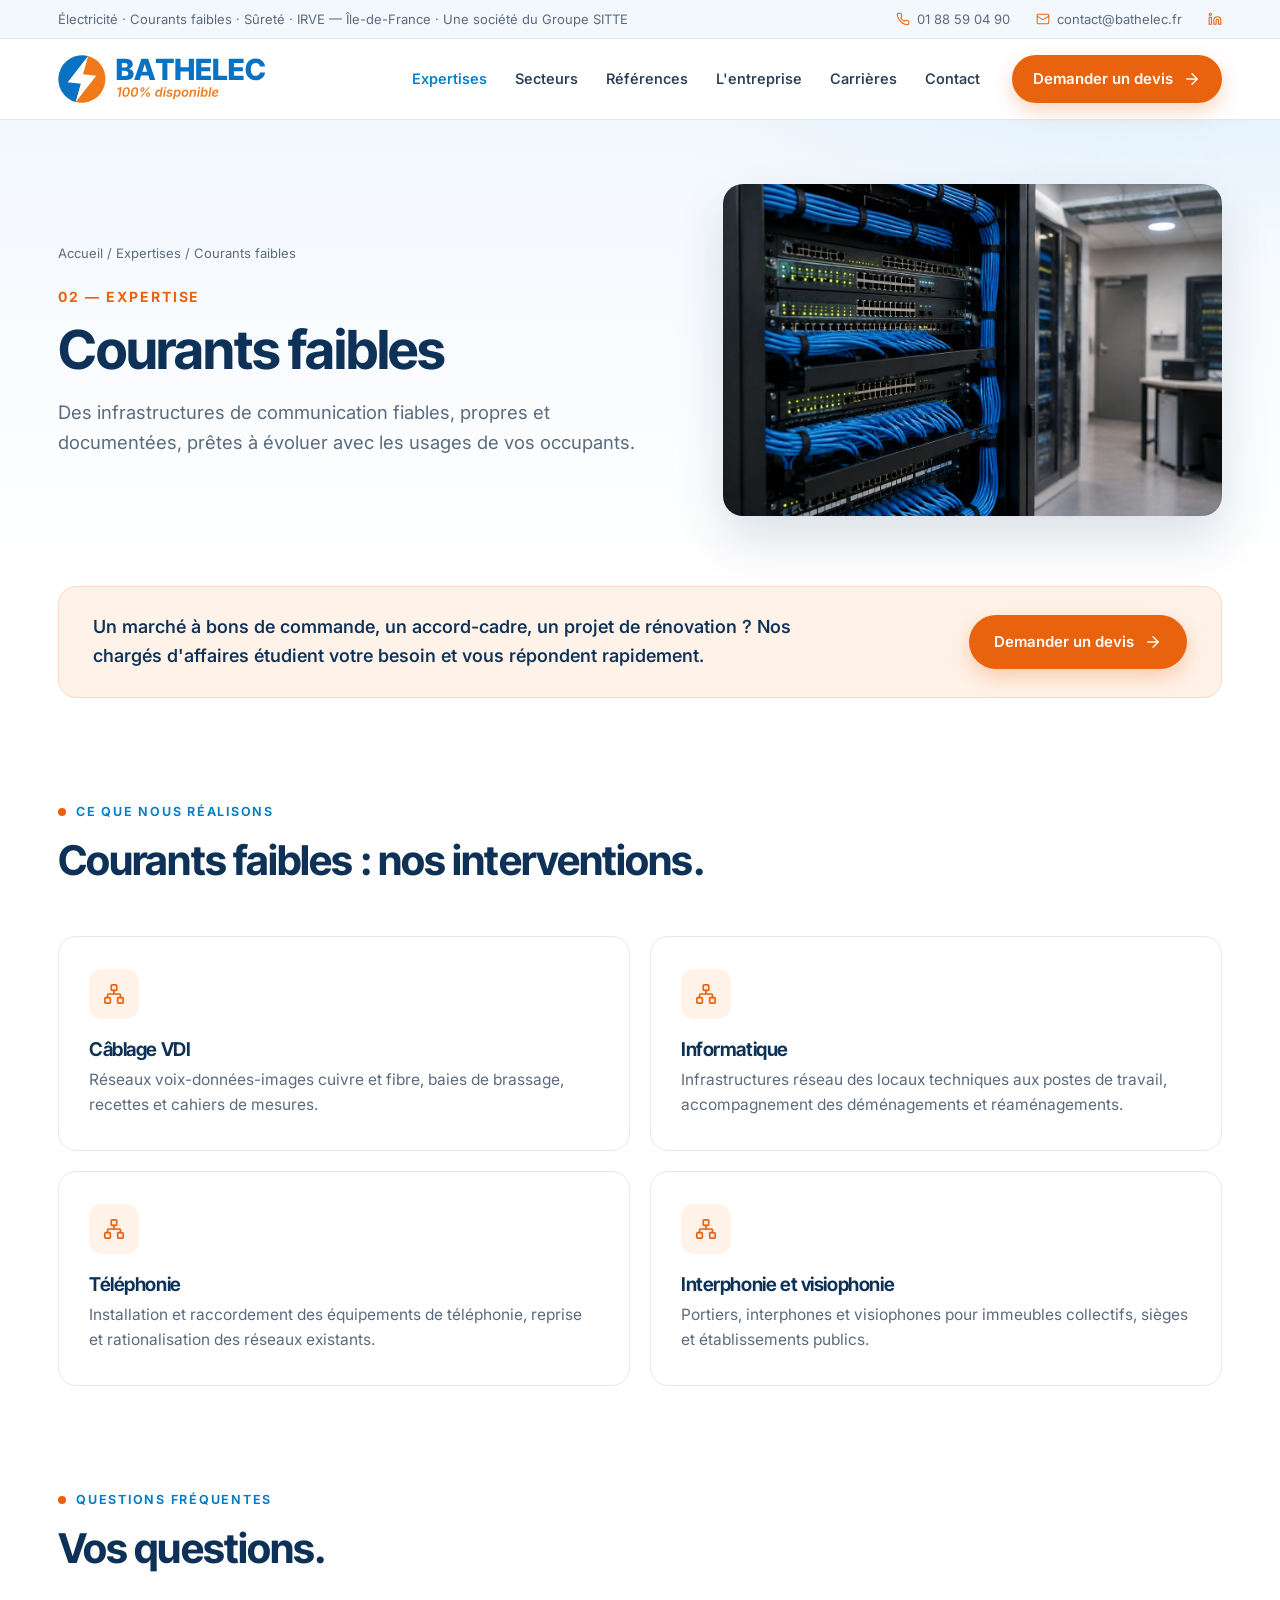
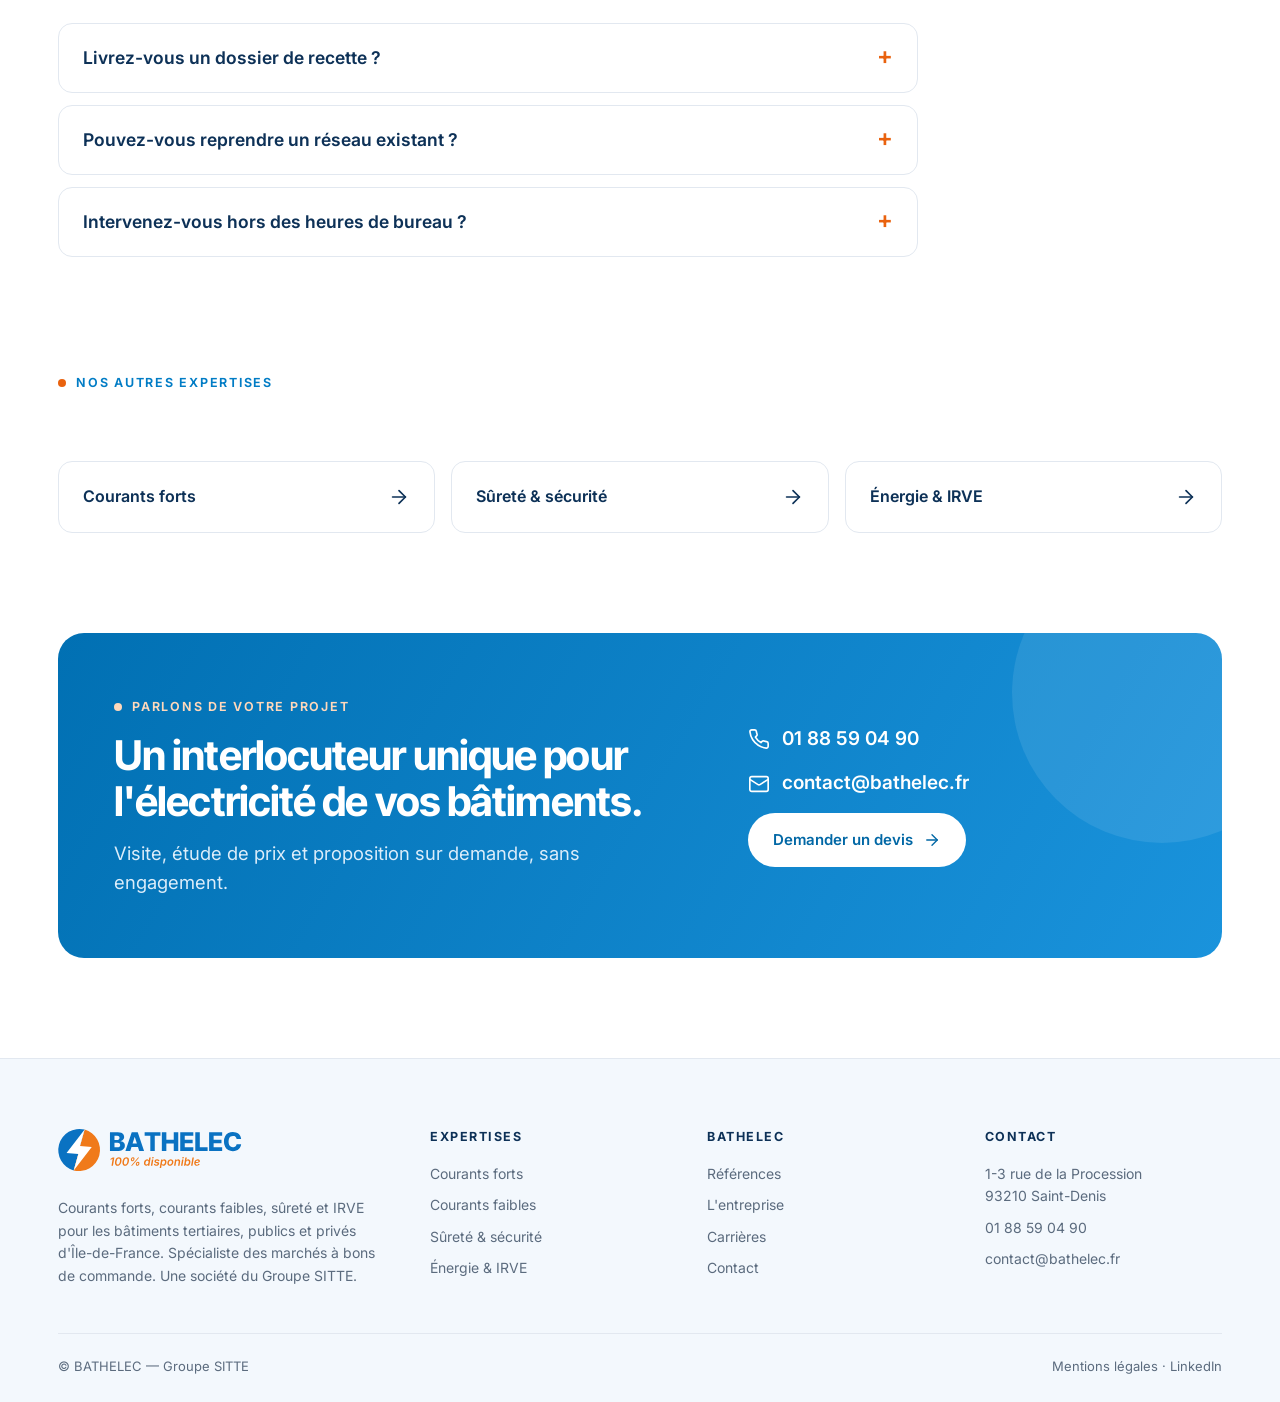
<file: expertises/courants-faibles.html>
<!DOCTYPE html>
<html lang="fr"><head>
<meta charset="utf-8"><meta name="viewport" content="width=device-width,initial-scale=1">
<title>Courants faibles | BATHELEC</title>
<meta name="description" content="Courants faibles — Câblage VDI, informatique, téléphonie, interphonie et visiophonie. Bathelec, Île-de-France.">
<link rel="canonical" href="https://www.bathelec.fr/expertises/courants-faibles.html">
<meta property="og:type" content="website"><meta property="og:title" content="Courants faibles | BATHELEC"><meta property="og:description" content="Courants faibles — Câblage VDI, informatique, téléphonie, interphonie et visiophonie. Bathelec, Île-de-France.">
<meta property="og:image" content="https://www.bathelec.fr/img/og.jpg"><meta property="og:url" content="https://www.bathelec.fr/expertises/courants-faibles.html"><meta property="og:locale" content="fr_FR">
<link rel="icon" type="image/svg+xml" href="../img/favicon.svg"><link rel="icon" type="image/png" href="../img/favicon.png"><link rel="apple-touch-icon" href="../img/apple-touch-icon.png">
<link rel="preconnect" href="https://fonts.googleapis.com"><link rel="preconnect" href="https://fonts.gstatic.com" crossorigin>
<link href="https://fonts.googleapis.com/css2?family=Inter:wght@400;500;600;700&family=Inter+Tight:wght@600;700;800&display=swap" rel="stylesheet">
<link rel="stylesheet" href="../assets/style.css">
<script type="application/ld+json">{"@context": "https://schema.org", "@type": "Electrician", "name": "BATHELEC", "url": "https://www.bathelec.fr", "telephone": "+33 1 88 59 04 90", "email": "contact@bathelec.fr", "logo": "https://www.bathelec.fr/img/logo.png", "address": {"@type": "PostalAddress", "streetAddress": "1-3 rue de la Procession", "postalCode": "93210", "addressLocality": "Saint-Denis", "addressCountry": "FR"}, "areaServed": "Île-de-France", "parentOrganization": {"@type": "Organization", "name": "Groupe SITTE"}}</script>
</head><body>
<div class="top"><div class="wrap"><span class="hide-m">Électricité · Courants faibles · Sûreté · IRVE — Île-de-France · Une société du Groupe SITTE</span>
<div class="r"><a href="tel:+33188590490"><svg class="ic" viewBox="0 0 24 24" fill="none" stroke="currentColor" stroke-width="1.8" stroke-linecap="round" stroke-linejoin="round" aria-hidden="true"><path d="M22 16.92v3a2 2 0 0 1-2.18 2 19.79 19.79 0 0 1-8.63-3.07 19.5 19.5 0 0 1-6-6 19.79 19.79 0 0 1-3.07-8.67A2 2 0 0 1 4.11 2h3a2 2 0 0 1 2 1.72c.13.96.36 1.9.7 2.81a2 2 0 0 1-.45 2.11L8.09 9.91a16 16 0 0 0 6 6l1.27-1.27a2 2 0 0 1 2.11-.45c.91.34 1.85.57 2.81.7A2 2 0 0 1 22 16.92z"/></svg>01 88 59 04 90</a><a href="mailto:contact@bathelec.fr"><svg class="ic" viewBox="0 0 24 24" fill="none" stroke="currentColor" stroke-width="1.8" stroke-linecap="round" stroke-linejoin="round" aria-hidden="true"><rect width="20" height="16" x="2" y="4" rx="2"/><path d="m22 7-8.97 5.7a1.94 1.94 0 0 1-2.06 0L2 7"/></svg>contact@bathelec.fr</a><a href="https://fr.linkedin.com/company/bathelec" target="_blank" rel="noopener" aria-label="LinkedIn"><svg class="ic" viewBox="0 0 24 24" fill="none" stroke="currentColor" stroke-width="1.8" stroke-linecap="round" stroke-linejoin="round" aria-hidden="true"><path d="M16 8a6 6 0 0 1 6 6v7h-4v-7a2 2 0 0 0-2-2 2 2 0 0 0-2 2v7h-4v-7a6 6 0 0 1 6-6z"/><rect width="4" height="12" x="2" y="9"/><circle cx="4" cy="4" r="2"/></svg></a></div></div></div>
<header class="h"><div class="wrap">
<a class="brand" href="../index.html" aria-label="BATHELEC, accueil"><svg class="logo-anim" xmlns="http://www.w3.org/2000/svg" viewBox="0 0 605 150" width="605" height="150" role="img" aria-label="BATHELEC, 100% disponible"><g class="spin"><g transform="translate(0 6) scale(2.875)"><path d="M30.21 0.82 L24.95 19.33 L23.05 28.67 L17.79 47.18 A24 24 0 0 1 30.21 0.82 Z" fill="#0A72C2"/><path d="M30.21 0.82 L24.95 19.33 L23.05 28.67 L17.79 47.18 A24 24 0 0 0 30.21 0.82 Z" fill="#F07A1A"/><path d="M30.21 0.82 L9.69 27.30 L23.05 28.67 L17.79 47.18 L38.31 20.70 L24.95 19.33 Z" fill="#FFFFFF"/></g></g><path d="M169.4453125 78.0V16.88671875H194.916015625Q201.765625 16.88671875 206.400390625 18.8349609375Q211.03515625 20.783203125 213.373046875 24.26953125Q215.7109375 27.755859375 215.7109375 32.349609375Q215.7109375 35.8359375 214.2548828125 38.5634765625Q212.798828125 41.291015625 210.2353515625 43.095703125Q207.671875 44.900390625 204.30859375 45.59765625V46.25390625Q208.0 46.376953125 211.1376953125 48.2021484375Q214.275390625 50.02734375 216.1826171875 53.267578125Q218.08984375 56.5078125 218.08984375 60.896484375Q218.08984375 65.818359375 215.6083984375 69.6943359375Q213.126953125 73.5703125 208.3896484375 75.78515625Q203.65234375 78.0 196.884765625 78.0ZM184.169921875 66.10546875H193.357421875Q198.115234375 66.10546875 200.412109375 64.259765625Q202.708984375 62.4140625 202.708984375 59.21484375Q202.708984375 56.8359375 201.6015625 55.11328125Q200.494140625 53.390625 198.4638671875 52.447265625Q196.43359375 51.50390625 193.64453125 51.50390625H184.169921875ZM184.169921875 42.029296875H192.373046875Q194.79296875 42.029296875 196.6591796875 41.208984375Q198.525390625 40.388671875 199.591796875 38.8916015625Q200.658203125 37.39453125 200.658203125 35.220703125Q200.658203125 32.185546875 198.484375 30.4013671875Q196.310546875 28.6171875 192.619140625 28.6171875H184.169921875ZM235.63468749999998 78.0H219.76164062499998L240.43351562499998 16.88671875H260.038984375L280.66984375 78.0H264.8378125L260.81828125 65.162109375H239.65421874999998ZM257.2909375 53.923828125 250.48234374999998 32.267578125H249.99015624999998L243.18156249999998 53.923828125ZM282.50570312499997 28.904296875V16.88671875H334.10335937499997V28.904296875H315.56429687499997V78.0H301.04476562499997V28.904296875ZM338.60523437499995 78.0V16.88671875H353.32984374999995V41.4140625H377.44703124999995V16.88671875H392.17164062499995V78.0H377.44703124999995V53.431640625H353.32984374999995V78.0ZM398.64226562499994 78.0V16.88671875H441.25749999999994V28.904296875H413.36687499999994V41.25H439.04265624999994V52.98046875H413.36687499999994V65.982421875H441.21648437499994V78.0ZM447.6871093749999 78.0V16.88671875H462.4117187499999V65.982421875H487.8824218749999V78.0ZM492.7534374999999 78.0V16.88671875H535.3686718749999V28.904296875H507.4780468749999V41.25H533.1538281249999V52.98046875H507.4780468749999V65.982421875H535.3276562499999V78.0ZM570.0990625 78.8203125Q561.81390625 78.8203125 555.2719140625 75.169921875Q548.729921875 71.51953125 544.9359765625 64.5263671875Q541.14203125 57.533203125 541.14203125 47.484375Q541.14203125 37.39453125 544.9769921875 30.3603515625Q548.811953125 23.326171875 555.3949609375 19.6962890625Q561.97796875 16.06640625 570.0990625 16.06640625Q575.636171875 16.06640625 580.35296875 17.6044921875Q585.069765625 19.142578125 588.6586328125 22.095703125Q592.2475 25.048828125 594.46234375 29.314453125Q596.6771875 33.580078125 597.25140625 39.076171875H582.32171875Q582.034609375 36.779296875 581.1117578125 34.9130859375Q580.18890625 33.046875 578.6508203125 31.734375Q577.112734375 30.421875 575.061953125 29.7041015625Q573.011171875 28.986328125 570.468203125 28.986328125Q566.038515625 28.986328125 562.839296875 31.1806640625Q559.640078125 33.375 557.917421875 37.4970703125Q556.194765625 41.619140625 556.194765625 47.484375Q556.194765625 53.513671875 557.9379296875 57.6357421875Q559.68109375 61.7578125 562.8598046875 63.8291015625Q566.038515625 65.900390625 570.4271875 65.900390625Q572.847109375 65.900390625 574.856875 65.2646484375Q576.866640625 64.62890625 578.4047265625 63.4189453125Q579.9428125 62.208984375 580.9476953125 60.4658203125Q581.952578125 58.72265625 582.32171875 56.5078125H597.25140625Q596.84125 60.568359375 594.913515625 64.546875Q592.98578125 68.525390625 589.5609765625 71.7451171875Q586.136171875 74.96484375 581.2553125 76.892578125Q576.374453125 78.8203125 570.0990625 78.8203125Z" fill="#0A72C2"/><path d="M183.73583984375 99.0810546875 179.2734375 126.0H174.50390625L178.24365234375 103.380859375H178.06298828125L171.03515625 107.8974609375L171.7939453125 103.30859375L178.42431640625 99.0810546875ZM194.14208984375 126.361328125Q190.8720703125 126.361328125 188.83056640625 124.726318359375Q186.7890625 123.09130859375 186.075439453125 120.010986328125Q185.36181640625 116.9306640625 186.08447265625 112.55859375Q186.80712890625 108.1865234375 188.550537109375 105.088134765625Q190.2939453125 101.98974609375 192.87744140625 100.354736328125Q195.4609375 98.7197265625 198.712890625 98.7197265625Q201.94677734375 98.7197265625 203.997314453125 100.354736328125Q206.0478515625 101.98974609375 206.7705078125 105.070068359375Q207.4931640625 108.150390625 206.7705078125 112.5224609375Q206.0478515625 116.9306640625 204.3134765625 120.02001953125Q202.5791015625 123.109375 199.99560546875 124.7353515625Q197.412109375 126.361328125 194.14208984375 126.361328125ZM194.810546875 122.314453125Q196.5810546875 122.314453125 197.999267578125 121.158203125Q199.41748046875 120.001953125 200.4111328125 117.81591796875Q201.40478515625 115.6298828125 201.91064453125 112.5224609375Q202.4345703125 109.451171875 202.16357421875 107.26513671875Q201.892578125 105.0791015625 200.86279296875 103.913818359375Q199.8330078125 102.74853515625 198.04443359375 102.74853515625Q196.31005859375 102.74853515625 194.891845703125 103.88671875Q193.4736328125 105.02490234375 192.4619140625 107.2109375Q191.4501953125 109.39697265625 190.92626953125 112.57666015625Q190.42041015625 115.666015625 190.69140625 117.843017578125Q190.96240234375 120.02001953125 192.001220703125 121.167236328125Q193.0400390625 122.314453125 194.810546875 122.314453125ZM218.53173828125 126.361328125Q215.26171875 126.361328125 213.22021484375 124.726318359375Q211.1787109375 123.09130859375 210.465087890625 120.010986328125Q209.75146484375 116.9306640625 210.47412109375 112.55859375Q211.19677734375 108.1865234375 212.940185546875 105.088134765625Q214.68359375 101.98974609375 217.26708984375 100.354736328125Q219.8505859375 98.7197265625 223.1025390625 98.7197265625Q226.33642578125 98.7197265625 228.386962890625 100.354736328125Q230.4375 101.98974609375 231.16015625 105.070068359375Q231.8828125 108.150390625 231.16015625 112.5224609375Q230.4375 116.9306640625 228.703125 120.02001953125Q226.96875 123.109375 224.38525390625 124.7353515625Q221.8017578125 126.361328125 218.53173828125 126.361328125ZM219.2001953125 122.314453125Q220.970703125 122.314453125 222.388916015625 121.158203125Q223.80712890625 120.001953125 224.80078125 117.81591796875Q225.79443359375 115.6298828125 226.30029296875 112.5224609375Q226.82421875 109.451171875 226.55322265625 107.26513671875Q226.2822265625 105.0791015625 225.25244140625 103.913818359375Q224.22265625 102.74853515625 222.43408203125 102.74853515625Q220.69970703125 102.74853515625 219.281494140625 103.88671875Q217.86328125 105.02490234375 216.8515625 107.2109375Q215.83984375 109.39697265625 215.31591796875 112.57666015625Q214.81005859375 115.666015625 215.0810546875 117.843017578125Q215.35205078125 120.02001953125 216.390869140625 121.167236328125Q217.4296875 122.314453125 219.2001953125 122.314453125ZM242.45166015625 111.619140625Q240.5908203125 111.619140625 239.45263671875 110.82421875Q238.314453125 110.029296875 237.89892578125 108.71044921875Q237.4833984375 107.3916015625 237.736328125 105.837890625L237.97119140625 104.4287109375Q238.22412109375 102.875 239.109375 101.55615234375Q239.99462890625 100.2373046875 241.394775390625 99.4423828125Q242.794921875 98.6474609375 244.6015625 98.6474609375Q246.48046875 98.6474609375 247.609619140625 99.4423828125Q248.73876953125 100.2373046875 249.154296875 101.55615234375Q249.56982421875 102.875 249.31689453125 104.4287109375L249.08203125 105.837890625Q248.8291015625 107.3916015625 247.9619140625 108.71044921875Q247.0947265625 110.029296875 245.694580078125 110.82421875Q244.29443359375 111.619140625 242.45166015625 111.619140625ZM242.939453125 108.6201171875Q244.2041015625 108.6201171875 244.83642578125 107.761962890625Q245.46875 106.90380859375 245.63134765625 105.837890625L245.8662109375 104.4287109375Q246.046875 103.36279296875 245.7216796875 102.49560546875Q245.396484375 101.62841796875 244.095703125 101.62841796875Q242.88525390625 101.62841796875 242.225830078125 102.504638671875Q241.56640625 103.380859375 241.40380859375 104.4287109375L241.1689453125 105.837890625Q240.98828125 106.90380859375 241.340576171875 107.761962890625Q241.69287109375 108.6201171875 242.939453125 108.6201171875ZM258.56689453125 126.48779296875Q256.7060546875 126.48779296875 255.56787109375 125.69287109375Q254.4296875 124.89794921875 254.01416015625 123.5791015625Q253.5986328125 122.26025390625 253.8515625 120.70654296875L254.08642578125 119.29736328125Q254.33935546875 117.74365234375 255.215576171875 116.4248046875Q256.091796875 115.10595703125 257.5009765625 114.31103515625Q258.91015625 113.51611328125 260.716796875 113.51611328125Q262.595703125 113.51611328125 263.724853515625 114.31103515625Q264.85400390625 115.10595703125 265.26953125 116.4248046875Q265.68505859375 117.74365234375 265.4140625 119.29736328125L265.17919921875 120.70654296875Q264.9443359375 122.2783203125 264.0771484375 123.588134765625Q263.2099609375 124.89794921875 261.809814453125 125.69287109375Q260.40966796875 126.48779296875 258.56689453125 126.48779296875ZM259.0546875 123.48876953125Q260.3193359375 123.48876953125 260.95166015625 122.630615234375Q261.583984375 121.7724609375 261.74658203125 120.70654296875L261.9814453125 119.29736328125Q262.162109375 118.2314453125 261.8369140625 117.3642578125Q261.51171875 116.4970703125 260.2109375 116.4970703125Q259.00048828125 116.4970703125 258.341064453125 117.373291015625Q257.681640625 118.24951171875 257.51904296875 119.29736328125L257.2841796875 120.70654296875Q257.103515625 121.7724609375 257.455810546875 122.630615234375Q257.80810546875 123.48876953125 259.0546875 123.48876953125ZM238.2421875 126.0 261.20458984375 99.0810546875H264.7275390625L241.76513671875 126.0ZM287.40087890625 126.361328125Q284.2392578125 126.361328125 282.297119140625 124.256591796875Q280.35498046875 122.15185546875 280.35498046875 118.32177734375Q280.35498046875 115.955078125 281.014404296875 113.687744140625Q281.673828125 111.42041015625 282.95654296875 109.57763671875Q284.2392578125 107.73486328125 286.091064453125 106.641845703125Q287.94287109375 105.548828125 290.3095703125 105.548828125Q292.17041015625 105.548828125 293.2724609375 106.172119140625Q294.37451171875 106.79541015625 294.9345703125 107.671630859375Q295.49462890625 108.5478515625 295.7294921875 109.28857421875H295.92822265625L297.62646484375 99.0810546875H302.32373046875L297.861328125 126.0H293.25439453125L293.814453125 122.80224609375H293.525390625Q293.03759765625 123.615234375 292.24267578125 124.4462890625Q291.44775390625 125.27734375 290.264404296875 125.8193359375Q289.0810546875 126.361328125 287.40087890625 126.361328125ZM288.7919921875 122.4951171875Q290.36376953125 122.4951171875 291.547119140625 121.709228515625Q292.73046875 120.92333984375 293.534423828125 119.62255859375Q294.33837890625 118.32177734375 294.744873046875 116.7861328125Q295.1513671875 115.25048828125 295.1513671875 113.7509765625Q295.1513671875 111.74560546875 294.239013671875 110.580322265625Q293.32666015625 109.4150390625 291.48388671875 109.4150390625Q289.912109375 109.4150390625 288.728759765625 110.19189453125Q287.54541015625 110.96875 286.75048828125 112.25146484375Q285.95556640625 113.5341796875 285.549072265625 115.0517578125Q285.142578125 116.5693359375 285.142578125 118.05078125Q285.142578125 120.0380859375 286.036865234375 121.2666015625Q286.93115234375 122.4951171875 288.7919921875 122.4951171875ZM302.86572265625 126.0 306.2080078125 105.8017578125H310.9052734375L307.56298828125 126.0ZM309.0263671875 102.947265625Q307.90625 102.947265625 307.228759765625 102.1884765625Q306.55126953125 101.4296875 306.73193359375 100.36376953125Q306.89453125 99.2978515625 307.833984375 98.548095703125Q308.7734375 97.79833984375 309.8935546875 97.79833984375Q311.03173828125 97.79833984375 311.709228515625 98.548095703125Q312.38671875 99.2978515625 312.2060546875 100.36376953125Q312.025390625 101.4296875 311.094970703125 102.1884765625Q310.16455078125 102.947265625 309.0263671875 102.947265625ZM320.35400390625 126.41552734375Q318.04150390625 126.41552734375 316.34326171875 125.7470703125Q314.64501953125 125.07861328125 313.678466796875 123.841064453125Q312.7119140625 122.603515625 312.5673828125 120.88720703125Q312.5673828125 120.77880859375 312.558349609375 120.697509765625Q312.54931640625 120.6162109375 312.54931640625 120.52587890625L316.9755859375 120.02001953125Q317.1201171875 121.50146484375 317.9873046875 122.160888671875Q318.8544921875 122.8203125 320.53466796875 122.8203125Q321.69091796875 122.8203125 322.66650390625 122.47705078125Q323.64208984375 122.1337890625 324.2744140625 121.546630859375Q324.90673828125 120.95947265625 324.9970703125 120.1826171875Q325.08740234375 119.40576171875 324.5634765625 118.872802734375Q324.03955078125 118.33984375 322.7568359375 118.06884765625L319.4326171875 117.328125Q316.794921875 116.7138671875 315.575439453125 115.3046875Q314.35595703125 113.8955078125 314.57275390625 111.763671875Q314.771484375 109.8125 316.009033203125 108.42138671875Q317.24658203125 107.0302734375 319.19775390625 106.28955078125Q321.14892578125 105.548828125 323.46142578125 105.548828125Q326.8037109375 105.548828125 328.6103515625 106.894775390625Q330.4169921875 108.24072265625 330.7421875 110.40869140625Q330.7783203125 110.51708984375 330.805419921875 110.652587890625Q330.83251953125 110.7880859375 330.8505859375 110.91455078125L326.64111328125 111.42041015625Q326.46044921875 110.37255859375 325.746826171875 109.713134765625Q325.033203125 109.0537109375 323.46142578125 109.0537109375Q322.44970703125 109.0537109375 321.5283203125 109.37890625Q320.60693359375 109.7041015625 319.99267578125 110.273193359375Q319.37841796875 110.84228515625 319.2880859375 111.6552734375Q319.16162109375 112.4501953125 319.694580078125 112.965087890625Q320.2275390625 113.47998046875 321.65478515625 113.80517578125L324.9609375 114.52783203125Q327.61669921875 115.10595703125 328.84521484375 116.4609375Q330.07373046875 117.81591796875 329.8388671875 119.8935546875Q329.6943359375 121.39306640625 328.8994140625 122.594482421875Q328.1044921875 123.7958984375 326.8037109375 124.654052734375Q325.5029296875 125.51220703125 323.849853515625 125.9638671875Q322.19677734375 126.41552734375 320.35400390625 126.41552734375ZM331.609375 133.5517578125 336.21630859375 105.8017578125H340.80517578125L340.22705078125 109.14404296875H340.3896484375Q340.87744140625 108.38525390625 341.681396484375 107.545166015625Q342.4853515625 106.705078125 343.704833984375 106.126953125Q344.92431640625 105.548828125 346.65869140625 105.548828125Q348.736328125 105.548828125 350.317138671875 106.47021484375Q351.89794921875 107.3916015625 352.80126953125 109.18017578125Q353.70458984375 110.96875 353.70458984375 113.5703125Q353.70458984375 115.79248046875 353.072265625 118.05078125Q352.43994140625 120.30908203125 351.193359375 122.18798828125Q349.94677734375 124.06689453125 348.076904296875 125.214111328125Q346.20703125 126.361328125 343.73193359375 126.361328125Q341.92529296875 126.361328125 340.832275390625 125.7470703125Q339.7392578125 125.1328125 339.17919921875 124.265625Q338.619140625 123.3984375 338.3662109375 122.67578125H338.09521484375L336.306640625 133.5517578125ZM342.5576171875 122.4951171875Q344.18359375 122.4951171875 345.3759765625 121.673095703125Q346.568359375 120.85107421875 347.36328125 119.5322265625Q348.158203125 118.21337890625 348.546630859375 116.69580078125Q348.93505859375 115.17822265625 348.93505859375 113.80517578125Q348.93505859375 111.81787109375 348.040771484375 110.616455078125Q347.146484375 109.4150390625 345.267578125 109.4150390625Q343.69580078125 109.4150390625 342.50341796875 110.19189453125Q341.31103515625 110.96875 340.51611328125 112.242431640625Q339.72119140625 113.51611328125 339.32373046875 115.042724609375Q338.92626953125 116.5693359375 338.92626953125 118.06884765625Q338.92626953125 120.1103515625 339.838623046875 121.302734375Q340.7509765625 122.4951171875 342.5576171875 122.4951171875ZM364.94189453125 126.41552734375Q362.30419921875 126.41552734375 360.443359375 125.376708984375Q358.58251953125 124.337890625 357.5888671875 122.449951171875Q356.59521484375 120.56201171875 356.59521484375 118.03271484375Q356.59521484375 115.61181640625 357.363037109375 113.37158203125Q358.130859375 111.13134765625 359.585205078125 109.369873046875Q361.03955078125 107.6083984375 363.126220703125 106.57861328125Q365.212890625 105.548828125 367.8505859375 105.548828125Q370.48828125 105.548828125 372.358154296875 106.57861328125Q374.22802734375 107.6083984375 375.2216796875 109.496337890625Q376.21533203125 111.38427734375 376.21533203125 113.931640625Q376.21533203125 116.37060546875 375.447509765625 118.61083984375Q374.6796875 120.85107421875 373.21630859375 122.612548828125Q371.7529296875 124.3740234375 369.666259765625 125.394775390625Q367.57958984375 126.41552734375 364.94189453125 126.41552734375ZM365.08642578125 122.603515625Q366.71240234375 122.603515625 367.9228515625 121.7724609375Q369.13330078125 120.94140625 369.919189453125 119.62255859375Q370.705078125 118.3037109375 371.093505859375 116.777099609375Q371.48193359375 115.25048828125 371.48193359375 113.859375Q371.48193359375 112.54052734375 371.075439453125 111.52880859375Q370.6689453125 110.51708984375 369.837890625 109.93896484375Q369.0068359375 109.36083984375 367.7060546875 109.36083984375Q366.080078125 109.36083984375 364.86962890625 110.182861328125Q363.6591796875 111.0048828125 362.873291015625 112.32373046875Q362.08740234375 113.642578125 361.698974609375 115.169189453125Q361.310546875 116.69580078125 361.310546875 118.10498046875Q361.310546875 120.07421875 362.23193359375 121.3388671875Q363.1533203125 122.603515625 365.08642578125 122.603515625ZM385.14013671875 114.3291015625 383.18896484375 126.0H378.49169921875L381.85205078125 105.8017578125H386.29638671875L385.736328125 109.54150390625Q386.80224609375 107.77099609375 388.193359375 106.79541015625Q389.98193359375 105.548828125 392.36669921875 105.548828125Q394.5166015625 105.548828125 395.97998046875 106.479248046875Q397.443359375 107.40966796875 398.066650390625 109.14404296875Q398.68994140625 110.87841796875 398.2744140625 113.3173828125L396.16064453125 126.0H391.46337890625L393.5048828125 113.73291015625Q393.8662109375 111.67333984375 392.989990234375 110.607421875Q392.11376953125 109.54150390625 390.37939453125 109.54150390625Q389.07861328125 109.54150390625 387.9765625 110.11962890625Q386.87451171875 110.69775390625 386.124755859375 111.772705078125Q385.375 112.84765625 385.14013671875 114.3291015625ZM401.1650390625 126.0 404.50732421875 105.8017578125H409.20458984375L405.8623046875 126.0ZM407.32568359375 102.947265625Q406.20556640625 102.947265625 405.528076171875 102.1884765625Q404.8505859375 101.4296875 405.03125 100.36376953125Q405.19384765625 99.2978515625 406.13330078125 98.548095703125Q407.07275390625 97.79833984375 408.19287109375 97.79833984375Q409.3310546875 97.79833984375 410.008544921875 98.548095703125Q410.68603515625 99.2978515625 410.50537109375 100.36376953125Q410.32470703125 101.4296875 409.394287109375 102.1884765625Q408.4638671875 102.947265625 407.32568359375 102.947265625ZM421.724609375 126.361328125Q419.93603515625 126.361328125 418.833984375 125.76513671875Q417.73193359375 125.1689453125 417.15380859375 124.31982421875Q416.57568359375 123.470703125 416.3046875 122.72998046875H416.015625L415.4375 126.0H410.8486328125L415.31103515625 99.0810546875H420.00830078125L418.31005859375 109.14404296875H418.544921875Q419.05078125 108.38525390625 419.8095703125 107.545166015625Q420.568359375 106.705078125 421.74267578125 106.126953125Q422.9169921875 105.548828125 424.6513671875 105.548828125Q426.72900390625 105.548828125 428.309814453125 106.47021484375Q429.890625 107.3916015625 430.7939453125 109.18017578125Q431.697265625 110.96875 431.697265625 113.5703125Q431.697265625 115.79248046875 431.06494140625 118.05078125Q430.4326171875 120.30908203125 429.18603515625 122.18798828125Q427.939453125 124.06689453125 426.069580078125 125.214111328125Q424.19970703125 126.361328125 421.724609375 126.361328125ZM420.55029296875 122.4951171875Q422.17626953125 122.4951171875 423.36865234375 121.673095703125Q424.56103515625 120.85107421875 425.35595703125 119.5322265625Q426.15087890625 118.21337890625 426.539306640625 116.69580078125Q426.927734375 115.17822265625 426.927734375 113.80517578125Q426.927734375 111.81787109375 426.033447265625 110.616455078125Q425.13916015625 109.4150390625 423.26025390625 109.4150390625Q421.6884765625 109.4150390625 420.49609375 110.19189453125Q419.3037109375 110.96875 418.5087890625 112.242431640625Q417.7138671875 113.51611328125 417.31640625 115.042724609375Q416.9189453125 116.5693359375 416.9189453125 118.06884765625Q416.9189453125 120.1103515625 417.831298828125 121.302734375Q418.74365234375 122.4951171875 420.55029296875 122.4951171875ZM443.115234375 99.0810546875 438.65283203125 126.0H433.95556640625L438.41796875 99.0810546875ZM452.6904296875 126.43359375Q450.07080078125 126.43359375 448.173828125 125.448974609375Q446.27685546875 124.46435546875 445.26513671875 122.630615234375Q444.25341796875 120.796875 444.25341796875 118.2314453125Q444.25341796875 115.6298828125 445.093505859375 113.326416015625Q445.93359375 111.02294921875 447.478271484375 109.243408203125Q449.02294921875 107.4638671875 451.1005859375 106.4521484375Q453.17822265625 105.4404296875 455.6533203125 105.4404296875Q457.73095703125 105.4404296875 459.3388671875 106.135986328125Q460.94677734375 106.83154296875 461.8681640625 108.123291015625Q462.78955078125 109.4150390625 462.78955078125 111.185546875Q462.78955078125 113.01025390625 461.759765625 114.220703125Q460.72998046875 115.43115234375 458.679443359375 116.1357421875Q456.62890625 116.84033203125 453.57568359375 117.12939453125Q451.44384765625 117.34619140625 448.80615234375 117.41845703125Q448.77001953125 117.8701171875 448.77001953125 118.28564453125Q448.77001953125 119.5322265625 449.16748046875 120.552978515625Q449.56494140625 121.57373046875 450.50439453125 122.160888671875Q451.44384765625 122.748046875 453.015625 122.748046875Q454.69580078125 122.748046875 455.987548828125 122.04345703125Q457.279296875 121.3388671875 457.87548828125 120.09228515625L462.13916015625 120.81494140625Q461.109375 123.3623046875 458.589111328125 124.89794921875Q456.06884765625 126.43359375 452.6904296875 126.43359375ZM449.34814453125 114.41943359375Q451.208984375 114.38330078125 452.6181640625 114.29296875Q454.822265625 114.1484375 456.06884765625 113.80517578125Q457.3154296875 113.4619140625 457.830322265625 112.856689453125Q458.34521484375 112.25146484375 458.34521484375 111.34814453125Q458.34521484375 110.318359375 457.487060546875 109.72216796875Q456.62890625 109.1259765625 455.18359375 109.1259765625Q453.32275390625 109.1259765625 452.085205078125 110.056396484375Q450.84765625 110.98681640625 450.125 112.43212890625Q449.63720703125 113.3896484375 449.34814453125 114.41943359375Z" fill="#F07A1A"/><rect class="uline" x="166" y="137" width="300.5" height="4.5" rx="2.25" fill="#F07A1A"/></svg></a>
<nav class="m">
<div class="dd"><a href="../index.html#expertises" class="on">Expertises</a><div class="menu"><a href="../expertises/courants-forts.html"><svg class="ic" viewBox="0 0 24 24" fill="none" stroke="currentColor" stroke-width="1.8" stroke-linecap="round" stroke-linejoin="round" aria-hidden="true"><path d="M13 2 3 14h9l-1 8 10-12h-9l1-8z"/></svg><span>Courants forts<small>Colonnes montantes, TGBT, postes MT/BT, distribution et éclairage.</small></span></a><a href="../expertises/courants-faibles.html"><svg class="ic" viewBox="0 0 24 24" fill="none" stroke="currentColor" stroke-width="1.8" stroke-linecap="round" stroke-linejoin="round" aria-hidden="true"><rect x="16" y="16" width="6" height="6" rx="1"/><rect x="2" y="16" width="6" height="6" rx="1"/><rect x="9" y="2" width="6" height="6" rx="1"/><path d="M5 16v-3a1 1 0 0 1 1-1h12a1 1 0 0 1 1 1v3"/><path d="M12 12V8"/></svg><span>Courants faibles<small>Câblage VDI, informatique, téléphonie, interphonie et visiophonie.</small></span></a><a href="../expertises/surete-securite.html"><svg class="ic" viewBox="0 0 24 24" fill="none" stroke="currentColor" stroke-width="1.8" stroke-linecap="round" stroke-linejoin="round" aria-hidden="true"><path d="M20 13c0 5-3.5 7.5-7.66 8.95a1 1 0 0 1-.67-.01C7.5 20.5 4 18 4 13V6a1 1 0 0 1 1-1c2 0 4.5-1.2 6.24-2.72a1.17 1.17 0 0 1 1.52 0C14.51 3.81 17 5 19 5a1 1 0 0 1 1 1z"/><path d="m9 12 2 2 4-4"/></svg><span>Sûreté & sécurité<small>Contrôle d&#x27;accès, portes automatiques, vidéoprotection, SSI.</small></span></a><a href="../expertises/energie-irve.html"><svg class="ic" viewBox="0 0 24 24" fill="none" stroke="currentColor" stroke-width="1.8" stroke-linecap="round" stroke-linejoin="round" aria-hidden="true"><path d="M12 22v-5"/><path d="M9 8V2"/><path d="M15 8V2"/><path d="M18 8v5a4 4 0 0 1-4 4h-4a4 4 0 0 1-4-4V8Z"/></svg><span>Énergie & IRVE<small>Bornes de recharge, puissance, raccordement et photovoltaïque.</small></span></a></div></div>
<a href="../index.html#secteurs">Secteurs</a>
<a href="../references.html">Références</a>
<a href="../entreprise.html">L'entreprise</a>
<a href="../carrieres.html">Carrières</a>
<a href="../contact.html">Contact</a>
<a class="btn btn-o" href="../contact.html#form">Demander un devis <svg class="ic" viewBox="0 0 24 24" fill="none" stroke="currentColor" stroke-width="1.8" stroke-linecap="round" stroke-linejoin="round" aria-hidden="true"><path d="M5 12h14"/><path d="m12 5 7 7-7 7"/></svg></a>
</nav>
<a class="callm" href="tel:+33188590490" aria-label="Appeler Bathelec"><svg class="ic" viewBox="0 0 24 24" fill="none" stroke="currentColor" stroke-width="1.8" stroke-linecap="round" stroke-linejoin="round" aria-hidden="true"><path d="M22 16.92v3a2 2 0 0 1-2.18 2 19.79 19.79 0 0 1-8.63-3.07 19.5 19.5 0 0 1-6-6 19.79 19.79 0 0 1-3.07-8.67A2 2 0 0 1 4.11 2h3a2 2 0 0 1 2 1.72c.13.96.36 1.9.7 2.81a2 2 0 0 1-.45 2.11L8.09 9.91a16 16 0 0 0 6 6l1.27-1.27a2 2 0 0 1 2.11-.45c.91.34 1.85.57 2.81.7A2 2 0 0 1 22 16.92z"/></svg></a>
<button class="burger" aria-label="Menu"><svg class="ic" viewBox="0 0 24 24" fill="none" stroke="currentColor" stroke-width="1.8" stroke-linecap="round" stroke-linejoin="round" aria-hidden="true"><line x1="4" x2="20" y1="6" y2="6"/><line x1="4" x2="20" y1="12" y2="12"/><line x1="4" x2="20" y1="18" y2="18"/></svg></button>
</div></header>
<main><section class="phero"><div class="wrap"><div class="grid">
<div><div class="crumb"><a href="../index.html">Accueil</a> / <a href="../index.html#expertises">Expertises</a> / Courants faibles</div><div class="num">02 — EXPERTISE</div><h1>Courants faibles</h1><p>Des infrastructures de communication fiables, propres et documentées, prêtes à évoluer avec les usages de vos occupants.</p></div><div class="pic rv"><img src="../img/courants-faibles.jpg" alt=""></div></div></div></section>
<section class="band"><div class="wrap"><div class="box"><p>Un marché à bons de commande, un accord-cadre, un projet de rénovation ? Nos chargés d'affaires étudient votre besoin et vous répondent rapidement.</p>
<a class="btn btn-o" href="../contact.html#form">Demander un devis <svg class="ic" viewBox="0 0 24 24" fill="none" stroke="currentColor" stroke-width="1.8" stroke-linecap="round" stroke-linejoin="round" aria-hidden="true"><path d="M5 12h14"/><path d="m12 5 7 7-7 7"/></svg></a></div></div></section>
<section><div class="wrap"><div class="sec-head rv"><div><span class="kicker">Ce que nous réalisons</span><h2>Courants faibles : nos interventions.</h2></div></div>
<div class="cards4"><div class="card rv"><div class="ico"><svg class="ic" viewBox="0 0 24 24" fill="none" stroke="currentColor" stroke-width="1.8" stroke-linecap="round" stroke-linejoin="round" aria-hidden="true"><rect x="16" y="16" width="6" height="6" rx="1"/><rect x="2" y="16" width="6" height="6" rx="1"/><rect x="9" y="2" width="6" height="6" rx="1"/><path d="M5 16v-3a1 1 0 0 1 1-1h12a1 1 0 0 1 1 1v3"/><path d="M12 12V8"/></svg></div><h3>Câblage VDI</h3><p>Réseaux voix-données-images cuivre et fibre, baies de brassage, recettes et cahiers de mesures.</p></div><div class="card rv"><div class="ico"><svg class="ic" viewBox="0 0 24 24" fill="none" stroke="currentColor" stroke-width="1.8" stroke-linecap="round" stroke-linejoin="round" aria-hidden="true"><rect x="16" y="16" width="6" height="6" rx="1"/><rect x="2" y="16" width="6" height="6" rx="1"/><rect x="9" y="2" width="6" height="6" rx="1"/><path d="M5 16v-3a1 1 0 0 1 1-1h12a1 1 0 0 1 1 1v3"/><path d="M12 12V8"/></svg></div><h3>Informatique</h3><p>Infrastructures réseau des locaux techniques aux postes de travail, accompagnement des déménagements et réaménagements.</p></div><div class="card rv"><div class="ico"><svg class="ic" viewBox="0 0 24 24" fill="none" stroke="currentColor" stroke-width="1.8" stroke-linecap="round" stroke-linejoin="round" aria-hidden="true"><rect x="16" y="16" width="6" height="6" rx="1"/><rect x="2" y="16" width="6" height="6" rx="1"/><rect x="9" y="2" width="6" height="6" rx="1"/><path d="M5 16v-3a1 1 0 0 1 1-1h12a1 1 0 0 1 1 1v3"/><path d="M12 12V8"/></svg></div><h3>Téléphonie</h3><p>Installation et raccordement des équipements de téléphonie, reprise et rationalisation des réseaux existants.</p></div><div class="card rv"><div class="ico"><svg class="ic" viewBox="0 0 24 24" fill="none" stroke="currentColor" stroke-width="1.8" stroke-linecap="round" stroke-linejoin="round" aria-hidden="true"><rect x="16" y="16" width="6" height="6" rx="1"/><rect x="2" y="16" width="6" height="6" rx="1"/><rect x="9" y="2" width="6" height="6" rx="1"/><path d="M5 16v-3a1 1 0 0 1 1-1h12a1 1 0 0 1 1 1v3"/><path d="M12 12V8"/></svg></div><h3>Interphonie et visiophonie</h3><p>Portiers, interphones et visiophones pour immeubles collectifs, sièges et établissements publics.</p></div></div></div></section>
<section style="padding-top:0"><div class="wrap"><div class="sec-head rv"><div><span class="kicker">Questions fréquentes</span><h2>Vos questions.</h2></div></div>
<div class="faq rv"><details><summary>Livrez-vous un dossier de recette ?</summary><p>Oui : plans de repérage, cahier de mesures et dossier des ouvrages exécutés à la réception.</p></details><details><summary>Pouvez-vous reprendre un réseau existant ?</summary><p>Oui, nous auditons l'existant, conservons ce qui peut l'être et remettons l'ensemble au propre.</p></details><details><summary>Intervenez-vous hors des heures de bureau ?</summary><p>Oui, lorsque l'activité du site l'exige, les interventions sont planifiées le soir ou le week-end.</p></details></div></div></section>
<section style="padding-top:0"><div class="wrap"><div class="sec-head"><div><span class="kicker">Nos autres expertises</span></div></div><div class="other"><a href="courants-forts.html">Courants forts <svg class="ic" viewBox="0 0 24 24" fill="none" stroke="currentColor" stroke-width="1.8" stroke-linecap="round" stroke-linejoin="round" aria-hidden="true"><path d="M5 12h14"/><path d="m12 5 7 7-7 7"/></svg></a><a href="surete-securite.html">Sûreté & sécurité <svg class="ic" viewBox="0 0 24 24" fill="none" stroke="currentColor" stroke-width="1.8" stroke-linecap="round" stroke-linejoin="round" aria-hidden="true"><path d="M5 12h14"/><path d="m12 5 7 7-7 7"/></svg></a><a href="energie-irve.html">Énergie & IRVE <svg class="ic" viewBox="0 0 24 24" fill="none" stroke="currentColor" stroke-width="1.8" stroke-linecap="round" stroke-linejoin="round" aria-hidden="true"><path d="M5 12h14"/><path d="m12 5 7 7-7 7"/></svg></a></div></div></section>
<section class="cta"><div class="wrap"><div class="box">
<div class="rv"><span class="kicker">Parlons de votre projet</span><h2>Un interlocuteur unique pour l'électricité de vos bâtiments.</h2>
<p class="lead">Visite, étude de prix et proposition sur demande, sans engagement.</p></div>
<div class="contact-l rv"><a class="t" href="tel:+33188590490"><svg class="ic" viewBox="0 0 24 24" fill="none" stroke="currentColor" stroke-width="1.8" stroke-linecap="round" stroke-linejoin="round" aria-hidden="true"><path d="M22 16.92v3a2 2 0 0 1-2.18 2 19.79 19.79 0 0 1-8.63-3.07 19.5 19.5 0 0 1-6-6 19.79 19.79 0 0 1-3.07-8.67A2 2 0 0 1 4.11 2h3a2 2 0 0 1 2 1.72c.13.96.36 1.9.7 2.81a2 2 0 0 1-.45 2.11L8.09 9.91a16 16 0 0 0 6 6l1.27-1.27a2 2 0 0 1 2.11-.45c.91.34 1.85.57 2.81.7A2 2 0 0 1 22 16.92z"/></svg>01 88 59 04 90</a><a class="t" href="mailto:contact@bathelec.fr"><svg class="ic" viewBox="0 0 24 24" fill="none" stroke="currentColor" stroke-width="1.8" stroke-linecap="round" stroke-linejoin="round" aria-hidden="true"><rect width="20" height="16" x="2" y="4" rx="2"/><path d="m22 7-8.97 5.7a1.94 1.94 0 0 1-2.06 0L2 7"/></svg>contact@bathelec.fr</a>
<a class="btn btn-w" href="../contact.html#form">Demander un devis <svg class="ic" viewBox="0 0 24 24" fill="none" stroke="currentColor" stroke-width="1.8" stroke-linecap="round" stroke-linejoin="round" aria-hidden="true"><path d="M5 12h14"/><path d="m12 5 7 7-7 7"/></svg></a></div>
</div></div></section></main>
<footer><div class="wrap">
<div class="cols">
<div><a class="brand" href="../index.html" aria-label="BATHELEC, accueil"><svg class="logo-anim" xmlns="http://www.w3.org/2000/svg" viewBox="0 0 605 150" width="605" height="150" role="img" aria-label="BATHELEC, 100% disponible"><g class="spin"><g transform="translate(0 6) scale(2.875)"><path d="M30.21 0.82 L24.95 19.33 L23.05 28.67 L17.79 47.18 A24 24 0 0 1 30.21 0.82 Z" fill="#0A72C2"/><path d="M30.21 0.82 L24.95 19.33 L23.05 28.67 L17.79 47.18 A24 24 0 0 0 30.21 0.82 Z" fill="#F07A1A"/><path d="M30.21 0.82 L9.69 27.30 L23.05 28.67 L17.79 47.18 L38.31 20.70 L24.95 19.33 Z" fill="#FFFFFF"/></g></g><path d="M169.4453125 78.0V16.88671875H194.916015625Q201.765625 16.88671875 206.400390625 18.8349609375Q211.03515625 20.783203125 213.373046875 24.26953125Q215.7109375 27.755859375 215.7109375 32.349609375Q215.7109375 35.8359375 214.2548828125 38.5634765625Q212.798828125 41.291015625 210.2353515625 43.095703125Q207.671875 44.900390625 204.30859375 45.59765625V46.25390625Q208.0 46.376953125 211.1376953125 48.2021484375Q214.275390625 50.02734375 216.1826171875 53.267578125Q218.08984375 56.5078125 218.08984375 60.896484375Q218.08984375 65.818359375 215.6083984375 69.6943359375Q213.126953125 73.5703125 208.3896484375 75.78515625Q203.65234375 78.0 196.884765625 78.0ZM184.169921875 66.10546875H193.357421875Q198.115234375 66.10546875 200.412109375 64.259765625Q202.708984375 62.4140625 202.708984375 59.21484375Q202.708984375 56.8359375 201.6015625 55.11328125Q200.494140625 53.390625 198.4638671875 52.447265625Q196.43359375 51.50390625 193.64453125 51.50390625H184.169921875ZM184.169921875 42.029296875H192.373046875Q194.79296875 42.029296875 196.6591796875 41.208984375Q198.525390625 40.388671875 199.591796875 38.8916015625Q200.658203125 37.39453125 200.658203125 35.220703125Q200.658203125 32.185546875 198.484375 30.4013671875Q196.310546875 28.6171875 192.619140625 28.6171875H184.169921875ZM235.63468749999998 78.0H219.76164062499998L240.43351562499998 16.88671875H260.038984375L280.66984375 78.0H264.8378125L260.81828125 65.162109375H239.65421874999998ZM257.2909375 53.923828125 250.48234374999998 32.267578125H249.99015624999998L243.18156249999998 53.923828125ZM282.50570312499997 28.904296875V16.88671875H334.10335937499997V28.904296875H315.56429687499997V78.0H301.04476562499997V28.904296875ZM338.60523437499995 78.0V16.88671875H353.32984374999995V41.4140625H377.44703124999995V16.88671875H392.17164062499995V78.0H377.44703124999995V53.431640625H353.32984374999995V78.0ZM398.64226562499994 78.0V16.88671875H441.25749999999994V28.904296875H413.36687499999994V41.25H439.04265624999994V52.98046875H413.36687499999994V65.982421875H441.21648437499994V78.0ZM447.6871093749999 78.0V16.88671875H462.4117187499999V65.982421875H487.8824218749999V78.0ZM492.7534374999999 78.0V16.88671875H535.3686718749999V28.904296875H507.4780468749999V41.25H533.1538281249999V52.98046875H507.4780468749999V65.982421875H535.3276562499999V78.0ZM570.0990625 78.8203125Q561.81390625 78.8203125 555.2719140625 75.169921875Q548.729921875 71.51953125 544.9359765625 64.5263671875Q541.14203125 57.533203125 541.14203125 47.484375Q541.14203125 37.39453125 544.9769921875 30.3603515625Q548.811953125 23.326171875 555.3949609375 19.6962890625Q561.97796875 16.06640625 570.0990625 16.06640625Q575.636171875 16.06640625 580.35296875 17.6044921875Q585.069765625 19.142578125 588.6586328125 22.095703125Q592.2475 25.048828125 594.46234375 29.314453125Q596.6771875 33.580078125 597.25140625 39.076171875H582.32171875Q582.034609375 36.779296875 581.1117578125 34.9130859375Q580.18890625 33.046875 578.6508203125 31.734375Q577.112734375 30.421875 575.061953125 29.7041015625Q573.011171875 28.986328125 570.468203125 28.986328125Q566.038515625 28.986328125 562.839296875 31.1806640625Q559.640078125 33.375 557.917421875 37.4970703125Q556.194765625 41.619140625 556.194765625 47.484375Q556.194765625 53.513671875 557.9379296875 57.6357421875Q559.68109375 61.7578125 562.8598046875 63.8291015625Q566.038515625 65.900390625 570.4271875 65.900390625Q572.847109375 65.900390625 574.856875 65.2646484375Q576.866640625 64.62890625 578.4047265625 63.4189453125Q579.9428125 62.208984375 580.9476953125 60.4658203125Q581.952578125 58.72265625 582.32171875 56.5078125H597.25140625Q596.84125 60.568359375 594.913515625 64.546875Q592.98578125 68.525390625 589.5609765625 71.7451171875Q586.136171875 74.96484375 581.2553125 76.892578125Q576.374453125 78.8203125 570.0990625 78.8203125Z" fill="#0A72C2"/><path d="M183.73583984375 99.0810546875 179.2734375 126.0H174.50390625L178.24365234375 103.380859375H178.06298828125L171.03515625 107.8974609375L171.7939453125 103.30859375L178.42431640625 99.0810546875ZM194.14208984375 126.361328125Q190.8720703125 126.361328125 188.83056640625 124.726318359375Q186.7890625 123.09130859375 186.075439453125 120.010986328125Q185.36181640625 116.9306640625 186.08447265625 112.55859375Q186.80712890625 108.1865234375 188.550537109375 105.088134765625Q190.2939453125 101.98974609375 192.87744140625 100.354736328125Q195.4609375 98.7197265625 198.712890625 98.7197265625Q201.94677734375 98.7197265625 203.997314453125 100.354736328125Q206.0478515625 101.98974609375 206.7705078125 105.070068359375Q207.4931640625 108.150390625 206.7705078125 112.5224609375Q206.0478515625 116.9306640625 204.3134765625 120.02001953125Q202.5791015625 123.109375 199.99560546875 124.7353515625Q197.412109375 126.361328125 194.14208984375 126.361328125ZM194.810546875 122.314453125Q196.5810546875 122.314453125 197.999267578125 121.158203125Q199.41748046875 120.001953125 200.4111328125 117.81591796875Q201.40478515625 115.6298828125 201.91064453125 112.5224609375Q202.4345703125 109.451171875 202.16357421875 107.26513671875Q201.892578125 105.0791015625 200.86279296875 103.913818359375Q199.8330078125 102.74853515625 198.04443359375 102.74853515625Q196.31005859375 102.74853515625 194.891845703125 103.88671875Q193.4736328125 105.02490234375 192.4619140625 107.2109375Q191.4501953125 109.39697265625 190.92626953125 112.57666015625Q190.42041015625 115.666015625 190.69140625 117.843017578125Q190.96240234375 120.02001953125 192.001220703125 121.167236328125Q193.0400390625 122.314453125 194.810546875 122.314453125ZM218.53173828125 126.361328125Q215.26171875 126.361328125 213.22021484375 124.726318359375Q211.1787109375 123.09130859375 210.465087890625 120.010986328125Q209.75146484375 116.9306640625 210.47412109375 112.55859375Q211.19677734375 108.1865234375 212.940185546875 105.088134765625Q214.68359375 101.98974609375 217.26708984375 100.354736328125Q219.8505859375 98.7197265625 223.1025390625 98.7197265625Q226.33642578125 98.7197265625 228.386962890625 100.354736328125Q230.4375 101.98974609375 231.16015625 105.070068359375Q231.8828125 108.150390625 231.16015625 112.5224609375Q230.4375 116.9306640625 228.703125 120.02001953125Q226.96875 123.109375 224.38525390625 124.7353515625Q221.8017578125 126.361328125 218.53173828125 126.361328125ZM219.2001953125 122.314453125Q220.970703125 122.314453125 222.388916015625 121.158203125Q223.80712890625 120.001953125 224.80078125 117.81591796875Q225.79443359375 115.6298828125 226.30029296875 112.5224609375Q226.82421875 109.451171875 226.55322265625 107.26513671875Q226.2822265625 105.0791015625 225.25244140625 103.913818359375Q224.22265625 102.74853515625 222.43408203125 102.74853515625Q220.69970703125 102.74853515625 219.281494140625 103.88671875Q217.86328125 105.02490234375 216.8515625 107.2109375Q215.83984375 109.39697265625 215.31591796875 112.57666015625Q214.81005859375 115.666015625 215.0810546875 117.843017578125Q215.35205078125 120.02001953125 216.390869140625 121.167236328125Q217.4296875 122.314453125 219.2001953125 122.314453125ZM242.45166015625 111.619140625Q240.5908203125 111.619140625 239.45263671875 110.82421875Q238.314453125 110.029296875 237.89892578125 108.71044921875Q237.4833984375 107.3916015625 237.736328125 105.837890625L237.97119140625 104.4287109375Q238.22412109375 102.875 239.109375 101.55615234375Q239.99462890625 100.2373046875 241.394775390625 99.4423828125Q242.794921875 98.6474609375 244.6015625 98.6474609375Q246.48046875 98.6474609375 247.609619140625 99.4423828125Q248.73876953125 100.2373046875 249.154296875 101.55615234375Q249.56982421875 102.875 249.31689453125 104.4287109375L249.08203125 105.837890625Q248.8291015625 107.3916015625 247.9619140625 108.71044921875Q247.0947265625 110.029296875 245.694580078125 110.82421875Q244.29443359375 111.619140625 242.45166015625 111.619140625ZM242.939453125 108.6201171875Q244.2041015625 108.6201171875 244.83642578125 107.761962890625Q245.46875 106.90380859375 245.63134765625 105.837890625L245.8662109375 104.4287109375Q246.046875 103.36279296875 245.7216796875 102.49560546875Q245.396484375 101.62841796875 244.095703125 101.62841796875Q242.88525390625 101.62841796875 242.225830078125 102.504638671875Q241.56640625 103.380859375 241.40380859375 104.4287109375L241.1689453125 105.837890625Q240.98828125 106.90380859375 241.340576171875 107.761962890625Q241.69287109375 108.6201171875 242.939453125 108.6201171875ZM258.56689453125 126.48779296875Q256.7060546875 126.48779296875 255.56787109375 125.69287109375Q254.4296875 124.89794921875 254.01416015625 123.5791015625Q253.5986328125 122.26025390625 253.8515625 120.70654296875L254.08642578125 119.29736328125Q254.33935546875 117.74365234375 255.215576171875 116.4248046875Q256.091796875 115.10595703125 257.5009765625 114.31103515625Q258.91015625 113.51611328125 260.716796875 113.51611328125Q262.595703125 113.51611328125 263.724853515625 114.31103515625Q264.85400390625 115.10595703125 265.26953125 116.4248046875Q265.68505859375 117.74365234375 265.4140625 119.29736328125L265.17919921875 120.70654296875Q264.9443359375 122.2783203125 264.0771484375 123.588134765625Q263.2099609375 124.89794921875 261.809814453125 125.69287109375Q260.40966796875 126.48779296875 258.56689453125 126.48779296875ZM259.0546875 123.48876953125Q260.3193359375 123.48876953125 260.95166015625 122.630615234375Q261.583984375 121.7724609375 261.74658203125 120.70654296875L261.9814453125 119.29736328125Q262.162109375 118.2314453125 261.8369140625 117.3642578125Q261.51171875 116.4970703125 260.2109375 116.4970703125Q259.00048828125 116.4970703125 258.341064453125 117.373291015625Q257.681640625 118.24951171875 257.51904296875 119.29736328125L257.2841796875 120.70654296875Q257.103515625 121.7724609375 257.455810546875 122.630615234375Q257.80810546875 123.48876953125 259.0546875 123.48876953125ZM238.2421875 126.0 261.20458984375 99.0810546875H264.7275390625L241.76513671875 126.0ZM287.40087890625 126.361328125Q284.2392578125 126.361328125 282.297119140625 124.256591796875Q280.35498046875 122.15185546875 280.35498046875 118.32177734375Q280.35498046875 115.955078125 281.014404296875 113.687744140625Q281.673828125 111.42041015625 282.95654296875 109.57763671875Q284.2392578125 107.73486328125 286.091064453125 106.641845703125Q287.94287109375 105.548828125 290.3095703125 105.548828125Q292.17041015625 105.548828125 293.2724609375 106.172119140625Q294.37451171875 106.79541015625 294.9345703125 107.671630859375Q295.49462890625 108.5478515625 295.7294921875 109.28857421875H295.92822265625L297.62646484375 99.0810546875H302.32373046875L297.861328125 126.0H293.25439453125L293.814453125 122.80224609375H293.525390625Q293.03759765625 123.615234375 292.24267578125 124.4462890625Q291.44775390625 125.27734375 290.264404296875 125.8193359375Q289.0810546875 126.361328125 287.40087890625 126.361328125ZM288.7919921875 122.4951171875Q290.36376953125 122.4951171875 291.547119140625 121.709228515625Q292.73046875 120.92333984375 293.534423828125 119.62255859375Q294.33837890625 118.32177734375 294.744873046875 116.7861328125Q295.1513671875 115.25048828125 295.1513671875 113.7509765625Q295.1513671875 111.74560546875 294.239013671875 110.580322265625Q293.32666015625 109.4150390625 291.48388671875 109.4150390625Q289.912109375 109.4150390625 288.728759765625 110.19189453125Q287.54541015625 110.96875 286.75048828125 112.25146484375Q285.95556640625 113.5341796875 285.549072265625 115.0517578125Q285.142578125 116.5693359375 285.142578125 118.05078125Q285.142578125 120.0380859375 286.036865234375 121.2666015625Q286.93115234375 122.4951171875 288.7919921875 122.4951171875ZM302.86572265625 126.0 306.2080078125 105.8017578125H310.9052734375L307.56298828125 126.0ZM309.0263671875 102.947265625Q307.90625 102.947265625 307.228759765625 102.1884765625Q306.55126953125 101.4296875 306.73193359375 100.36376953125Q306.89453125 99.2978515625 307.833984375 98.548095703125Q308.7734375 97.79833984375 309.8935546875 97.79833984375Q311.03173828125 97.79833984375 311.709228515625 98.548095703125Q312.38671875 99.2978515625 312.2060546875 100.36376953125Q312.025390625 101.4296875 311.094970703125 102.1884765625Q310.16455078125 102.947265625 309.0263671875 102.947265625ZM320.35400390625 126.41552734375Q318.04150390625 126.41552734375 316.34326171875 125.7470703125Q314.64501953125 125.07861328125 313.678466796875 123.841064453125Q312.7119140625 122.603515625 312.5673828125 120.88720703125Q312.5673828125 120.77880859375 312.558349609375 120.697509765625Q312.54931640625 120.6162109375 312.54931640625 120.52587890625L316.9755859375 120.02001953125Q317.1201171875 121.50146484375 317.9873046875 122.160888671875Q318.8544921875 122.8203125 320.53466796875 122.8203125Q321.69091796875 122.8203125 322.66650390625 122.47705078125Q323.64208984375 122.1337890625 324.2744140625 121.546630859375Q324.90673828125 120.95947265625 324.9970703125 120.1826171875Q325.08740234375 119.40576171875 324.5634765625 118.872802734375Q324.03955078125 118.33984375 322.7568359375 118.06884765625L319.4326171875 117.328125Q316.794921875 116.7138671875 315.575439453125 115.3046875Q314.35595703125 113.8955078125 314.57275390625 111.763671875Q314.771484375 109.8125 316.009033203125 108.42138671875Q317.24658203125 107.0302734375 319.19775390625 106.28955078125Q321.14892578125 105.548828125 323.46142578125 105.548828125Q326.8037109375 105.548828125 328.6103515625 106.894775390625Q330.4169921875 108.24072265625 330.7421875 110.40869140625Q330.7783203125 110.51708984375 330.805419921875 110.652587890625Q330.83251953125 110.7880859375 330.8505859375 110.91455078125L326.64111328125 111.42041015625Q326.46044921875 110.37255859375 325.746826171875 109.713134765625Q325.033203125 109.0537109375 323.46142578125 109.0537109375Q322.44970703125 109.0537109375 321.5283203125 109.37890625Q320.60693359375 109.7041015625 319.99267578125 110.273193359375Q319.37841796875 110.84228515625 319.2880859375 111.6552734375Q319.16162109375 112.4501953125 319.694580078125 112.965087890625Q320.2275390625 113.47998046875 321.65478515625 113.80517578125L324.9609375 114.52783203125Q327.61669921875 115.10595703125 328.84521484375 116.4609375Q330.07373046875 117.81591796875 329.8388671875 119.8935546875Q329.6943359375 121.39306640625 328.8994140625 122.594482421875Q328.1044921875 123.7958984375 326.8037109375 124.654052734375Q325.5029296875 125.51220703125 323.849853515625 125.9638671875Q322.19677734375 126.41552734375 320.35400390625 126.41552734375ZM331.609375 133.5517578125 336.21630859375 105.8017578125H340.80517578125L340.22705078125 109.14404296875H340.3896484375Q340.87744140625 108.38525390625 341.681396484375 107.545166015625Q342.4853515625 106.705078125 343.704833984375 106.126953125Q344.92431640625 105.548828125 346.65869140625 105.548828125Q348.736328125 105.548828125 350.317138671875 106.47021484375Q351.89794921875 107.3916015625 352.80126953125 109.18017578125Q353.70458984375 110.96875 353.70458984375 113.5703125Q353.70458984375 115.79248046875 353.072265625 118.05078125Q352.43994140625 120.30908203125 351.193359375 122.18798828125Q349.94677734375 124.06689453125 348.076904296875 125.214111328125Q346.20703125 126.361328125 343.73193359375 126.361328125Q341.92529296875 126.361328125 340.832275390625 125.7470703125Q339.7392578125 125.1328125 339.17919921875 124.265625Q338.619140625 123.3984375 338.3662109375 122.67578125H338.09521484375L336.306640625 133.5517578125ZM342.5576171875 122.4951171875Q344.18359375 122.4951171875 345.3759765625 121.673095703125Q346.568359375 120.85107421875 347.36328125 119.5322265625Q348.158203125 118.21337890625 348.546630859375 116.69580078125Q348.93505859375 115.17822265625 348.93505859375 113.80517578125Q348.93505859375 111.81787109375 348.040771484375 110.616455078125Q347.146484375 109.4150390625 345.267578125 109.4150390625Q343.69580078125 109.4150390625 342.50341796875 110.19189453125Q341.31103515625 110.96875 340.51611328125 112.242431640625Q339.72119140625 113.51611328125 339.32373046875 115.042724609375Q338.92626953125 116.5693359375 338.92626953125 118.06884765625Q338.92626953125 120.1103515625 339.838623046875 121.302734375Q340.7509765625 122.4951171875 342.5576171875 122.4951171875ZM364.94189453125 126.41552734375Q362.30419921875 126.41552734375 360.443359375 125.376708984375Q358.58251953125 124.337890625 357.5888671875 122.449951171875Q356.59521484375 120.56201171875 356.59521484375 118.03271484375Q356.59521484375 115.61181640625 357.363037109375 113.37158203125Q358.130859375 111.13134765625 359.585205078125 109.369873046875Q361.03955078125 107.6083984375 363.126220703125 106.57861328125Q365.212890625 105.548828125 367.8505859375 105.548828125Q370.48828125 105.548828125 372.358154296875 106.57861328125Q374.22802734375 107.6083984375 375.2216796875 109.496337890625Q376.21533203125 111.38427734375 376.21533203125 113.931640625Q376.21533203125 116.37060546875 375.447509765625 118.61083984375Q374.6796875 120.85107421875 373.21630859375 122.612548828125Q371.7529296875 124.3740234375 369.666259765625 125.394775390625Q367.57958984375 126.41552734375 364.94189453125 126.41552734375ZM365.08642578125 122.603515625Q366.71240234375 122.603515625 367.9228515625 121.7724609375Q369.13330078125 120.94140625 369.919189453125 119.62255859375Q370.705078125 118.3037109375 371.093505859375 116.777099609375Q371.48193359375 115.25048828125 371.48193359375 113.859375Q371.48193359375 112.54052734375 371.075439453125 111.52880859375Q370.6689453125 110.51708984375 369.837890625 109.93896484375Q369.0068359375 109.36083984375 367.7060546875 109.36083984375Q366.080078125 109.36083984375 364.86962890625 110.182861328125Q363.6591796875 111.0048828125 362.873291015625 112.32373046875Q362.08740234375 113.642578125 361.698974609375 115.169189453125Q361.310546875 116.69580078125 361.310546875 118.10498046875Q361.310546875 120.07421875 362.23193359375 121.3388671875Q363.1533203125 122.603515625 365.08642578125 122.603515625ZM385.14013671875 114.3291015625 383.18896484375 126.0H378.49169921875L381.85205078125 105.8017578125H386.29638671875L385.736328125 109.54150390625Q386.80224609375 107.77099609375 388.193359375 106.79541015625Q389.98193359375 105.548828125 392.36669921875 105.548828125Q394.5166015625 105.548828125 395.97998046875 106.479248046875Q397.443359375 107.40966796875 398.066650390625 109.14404296875Q398.68994140625 110.87841796875 398.2744140625 113.3173828125L396.16064453125 126.0H391.46337890625L393.5048828125 113.73291015625Q393.8662109375 111.67333984375 392.989990234375 110.607421875Q392.11376953125 109.54150390625 390.37939453125 109.54150390625Q389.07861328125 109.54150390625 387.9765625 110.11962890625Q386.87451171875 110.69775390625 386.124755859375 111.772705078125Q385.375 112.84765625 385.14013671875 114.3291015625ZM401.1650390625 126.0 404.50732421875 105.8017578125H409.20458984375L405.8623046875 126.0ZM407.32568359375 102.947265625Q406.20556640625 102.947265625 405.528076171875 102.1884765625Q404.8505859375 101.4296875 405.03125 100.36376953125Q405.19384765625 99.2978515625 406.13330078125 98.548095703125Q407.07275390625 97.79833984375 408.19287109375 97.79833984375Q409.3310546875 97.79833984375 410.008544921875 98.548095703125Q410.68603515625 99.2978515625 410.50537109375 100.36376953125Q410.32470703125 101.4296875 409.394287109375 102.1884765625Q408.4638671875 102.947265625 407.32568359375 102.947265625ZM421.724609375 126.361328125Q419.93603515625 126.361328125 418.833984375 125.76513671875Q417.73193359375 125.1689453125 417.15380859375 124.31982421875Q416.57568359375 123.470703125 416.3046875 122.72998046875H416.015625L415.4375 126.0H410.8486328125L415.31103515625 99.0810546875H420.00830078125L418.31005859375 109.14404296875H418.544921875Q419.05078125 108.38525390625 419.8095703125 107.545166015625Q420.568359375 106.705078125 421.74267578125 106.126953125Q422.9169921875 105.548828125 424.6513671875 105.548828125Q426.72900390625 105.548828125 428.309814453125 106.47021484375Q429.890625 107.3916015625 430.7939453125 109.18017578125Q431.697265625 110.96875 431.697265625 113.5703125Q431.697265625 115.79248046875 431.06494140625 118.05078125Q430.4326171875 120.30908203125 429.18603515625 122.18798828125Q427.939453125 124.06689453125 426.069580078125 125.214111328125Q424.19970703125 126.361328125 421.724609375 126.361328125ZM420.55029296875 122.4951171875Q422.17626953125 122.4951171875 423.36865234375 121.673095703125Q424.56103515625 120.85107421875 425.35595703125 119.5322265625Q426.15087890625 118.21337890625 426.539306640625 116.69580078125Q426.927734375 115.17822265625 426.927734375 113.80517578125Q426.927734375 111.81787109375 426.033447265625 110.616455078125Q425.13916015625 109.4150390625 423.26025390625 109.4150390625Q421.6884765625 109.4150390625 420.49609375 110.19189453125Q419.3037109375 110.96875 418.5087890625 112.242431640625Q417.7138671875 113.51611328125 417.31640625 115.042724609375Q416.9189453125 116.5693359375 416.9189453125 118.06884765625Q416.9189453125 120.1103515625 417.831298828125 121.302734375Q418.74365234375 122.4951171875 420.55029296875 122.4951171875ZM443.115234375 99.0810546875 438.65283203125 126.0H433.95556640625L438.41796875 99.0810546875ZM452.6904296875 126.43359375Q450.07080078125 126.43359375 448.173828125 125.448974609375Q446.27685546875 124.46435546875 445.26513671875 122.630615234375Q444.25341796875 120.796875 444.25341796875 118.2314453125Q444.25341796875 115.6298828125 445.093505859375 113.326416015625Q445.93359375 111.02294921875 447.478271484375 109.243408203125Q449.02294921875 107.4638671875 451.1005859375 106.4521484375Q453.17822265625 105.4404296875 455.6533203125 105.4404296875Q457.73095703125 105.4404296875 459.3388671875 106.135986328125Q460.94677734375 106.83154296875 461.8681640625 108.123291015625Q462.78955078125 109.4150390625 462.78955078125 111.185546875Q462.78955078125 113.01025390625 461.759765625 114.220703125Q460.72998046875 115.43115234375 458.679443359375 116.1357421875Q456.62890625 116.84033203125 453.57568359375 117.12939453125Q451.44384765625 117.34619140625 448.80615234375 117.41845703125Q448.77001953125 117.8701171875 448.77001953125 118.28564453125Q448.77001953125 119.5322265625 449.16748046875 120.552978515625Q449.56494140625 121.57373046875 450.50439453125 122.160888671875Q451.44384765625 122.748046875 453.015625 122.748046875Q454.69580078125 122.748046875 455.987548828125 122.04345703125Q457.279296875 121.3388671875 457.87548828125 120.09228515625L462.13916015625 120.81494140625Q461.109375 123.3623046875 458.589111328125 124.89794921875Q456.06884765625 126.43359375 452.6904296875 126.43359375ZM449.34814453125 114.41943359375Q451.208984375 114.38330078125 452.6181640625 114.29296875Q454.822265625 114.1484375 456.06884765625 113.80517578125Q457.3154296875 113.4619140625 457.830322265625 112.856689453125Q458.34521484375 112.25146484375 458.34521484375 111.34814453125Q458.34521484375 110.318359375 457.487060546875 109.72216796875Q456.62890625 109.1259765625 455.18359375 109.1259765625Q453.32275390625 109.1259765625 452.085205078125 110.056396484375Q450.84765625 110.98681640625 450.125 112.43212890625Q449.63720703125 113.3896484375 449.34814453125 114.41943359375Z" fill="#F07A1A"/><rect class="uline" x="166" y="137" width="300.5" height="4.5" rx="2.25" fill="#F07A1A"/></svg></a><p>Courants forts, courants faibles, sûreté et IRVE pour les bâtiments tertiaires, publics et privés d'Île-de-France. Spécialiste des marchés à bons de commande. Une société du Groupe SITTE.</p></div>
<div><h4>Expertises</h4><ul><li><a href="../expertises/courants-forts.html">Courants forts</a></li><li><a href="../expertises/courants-faibles.html">Courants faibles</a></li><li><a href="../expertises/surete-securite.html">Sûreté & sécurité</a></li><li><a href="../expertises/energie-irve.html">Énergie & IRVE</a></li></ul></div>
<div><h4>Bathelec</h4><ul><li><a href="../references.html">Références</a></li><li><a href="../entreprise.html">L'entreprise</a></li><li><a href="../carrieres.html">Carrières</a></li><li><a href="../contact.html">Contact</a></li></ul></div>
<div><h4>Contact</h4><ul><li>1-3 rue de la Procession<br>93210 Saint-Denis</li><li><a href="tel:+33188590490">01 88 59 04 90</a></li><li><a href="mailto:contact@bathelec.fr">contact@bathelec.fr</a></li></ul></div>
</div>
<div class="bot"><span>© BATHELEC — Groupe SITTE</span><span><a href="../mentions-legales.html">Mentions légales</a> · <a href="https://fr.linkedin.com/company/bathelec" target="_blank" rel="noopener">LinkedIn</a></span></div>
</div></footer>
<script>
document.querySelector('.burger')?.addEventListener('click',()=>document.querySelector('nav.m').classList.toggle('open'));
document.querySelectorAll('nav.m a').forEach(a=>a.addEventListener('click',()=>document.querySelector('nav.m').classList.remove('open')));
const io=new IntersectionObserver(es=>es.forEach(x=>{if(x.isIntersecting){x.target.classList.add('in');io.unobserve(x.target)}}),{threshold:.12});
document.querySelectorAll('.rv').forEach(el=>io.observe(el));
</script>
</body></html>
</file>
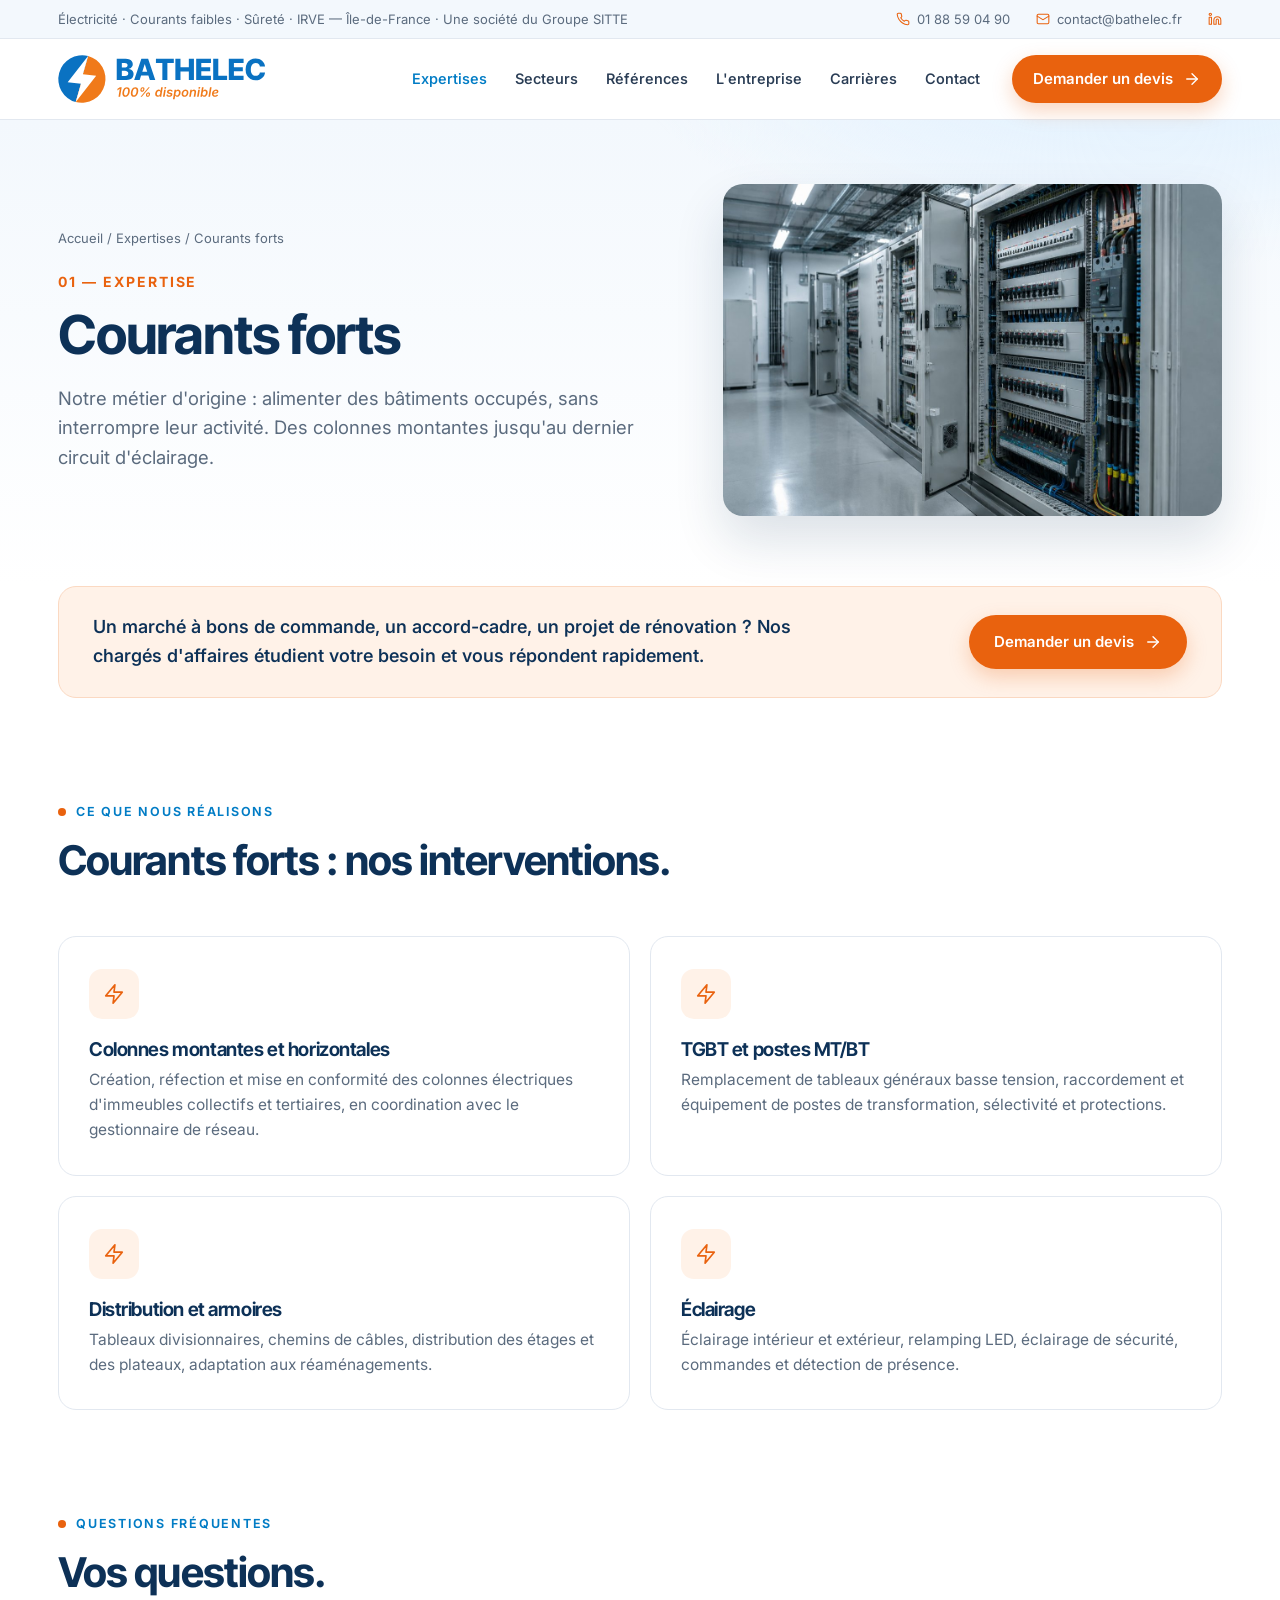
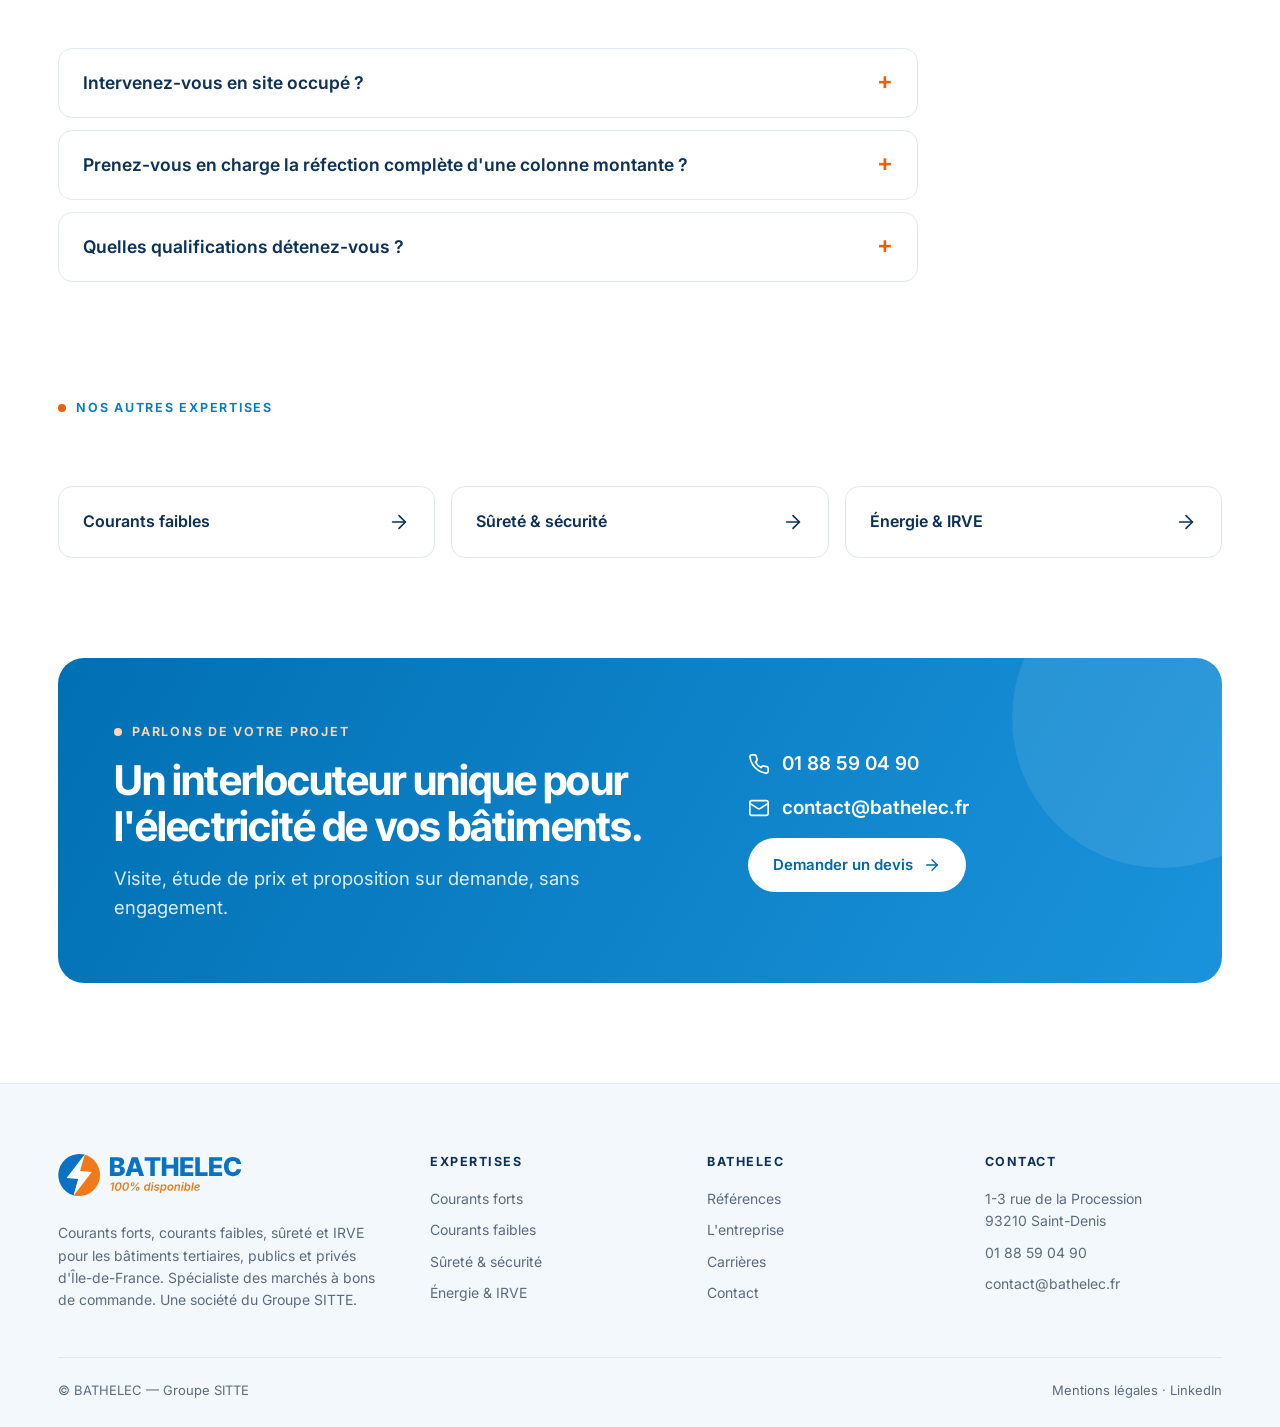
<file: expertises/courants-forts.html>
<!DOCTYPE html>
<html lang="fr"><head>
<meta charset="utf-8"><meta name="viewport" content="width=device-width,initial-scale=1">
<title>Courants forts | BATHELEC</title>
<meta name="description" content="Courants forts — Colonnes montantes, TGBT, postes MT/BT, distribution et éclairage. Bathelec, Île-de-France.">
<link rel="canonical" href="https://www.bathelec.fr/expertises/courants-forts.html">
<meta property="og:type" content="website"><meta property="og:title" content="Courants forts | BATHELEC"><meta property="og:description" content="Courants forts — Colonnes montantes, TGBT, postes MT/BT, distribution et éclairage. Bathelec, Île-de-France.">
<meta property="og:image" content="https://www.bathelec.fr/img/og.jpg"><meta property="og:url" content="https://www.bathelec.fr/expertises/courants-forts.html"><meta property="og:locale" content="fr_FR">
<link rel="icon" type="image/svg+xml" href="../img/favicon.svg"><link rel="icon" type="image/png" href="../img/favicon.png"><link rel="apple-touch-icon" href="../img/apple-touch-icon.png">
<link rel="preconnect" href="https://fonts.googleapis.com"><link rel="preconnect" href="https://fonts.gstatic.com" crossorigin>
<link href="https://fonts.googleapis.com/css2?family=Inter:wght@400;500;600;700&family=Inter+Tight:wght@600;700;800&display=swap" rel="stylesheet">
<link rel="stylesheet" href="../assets/style.css">
<script type="application/ld+json">{"@context": "https://schema.org", "@type": "Electrician", "name": "BATHELEC", "url": "https://www.bathelec.fr", "telephone": "+33 1 88 59 04 90", "email": "contact@bathelec.fr", "logo": "https://www.bathelec.fr/img/logo.png", "address": {"@type": "PostalAddress", "streetAddress": "1-3 rue de la Procession", "postalCode": "93210", "addressLocality": "Saint-Denis", "addressCountry": "FR"}, "areaServed": "Île-de-France", "parentOrganization": {"@type": "Organization", "name": "Groupe SITTE"}}</script>
</head><body>
<div class="top"><div class="wrap"><span class="hide-m">Électricité · Courants faibles · Sûreté · IRVE — Île-de-France · Une société du Groupe SITTE</span>
<div class="r"><a href="tel:+33188590490"><svg class="ic" viewBox="0 0 24 24" fill="none" stroke="currentColor" stroke-width="1.8" stroke-linecap="round" stroke-linejoin="round" aria-hidden="true"><path d="M22 16.92v3a2 2 0 0 1-2.18 2 19.79 19.79 0 0 1-8.63-3.07 19.5 19.5 0 0 1-6-6 19.79 19.79 0 0 1-3.07-8.67A2 2 0 0 1 4.11 2h3a2 2 0 0 1 2 1.72c.13.96.36 1.9.7 2.81a2 2 0 0 1-.45 2.11L8.09 9.91a16 16 0 0 0 6 6l1.27-1.27a2 2 0 0 1 2.11-.45c.91.34 1.85.57 2.81.7A2 2 0 0 1 22 16.92z"/></svg>01 88 59 04 90</a><a href="mailto:contact@bathelec.fr"><svg class="ic" viewBox="0 0 24 24" fill="none" stroke="currentColor" stroke-width="1.8" stroke-linecap="round" stroke-linejoin="round" aria-hidden="true"><rect width="20" height="16" x="2" y="4" rx="2"/><path d="m22 7-8.97 5.7a1.94 1.94 0 0 1-2.06 0L2 7"/></svg>contact@bathelec.fr</a><a href="https://fr.linkedin.com/company/bathelec" target="_blank" rel="noopener" aria-label="LinkedIn"><svg class="ic" viewBox="0 0 24 24" fill="none" stroke="currentColor" stroke-width="1.8" stroke-linecap="round" stroke-linejoin="round" aria-hidden="true"><path d="M16 8a6 6 0 0 1 6 6v7h-4v-7a2 2 0 0 0-2-2 2 2 0 0 0-2 2v7h-4v-7a6 6 0 0 1 6-6z"/><rect width="4" height="12" x="2" y="9"/><circle cx="4" cy="4" r="2"/></svg></a></div></div></div>
<header class="h"><div class="wrap">
<a class="brand" href="../index.html" aria-label="BATHELEC, accueil"><svg class="logo-anim" xmlns="http://www.w3.org/2000/svg" viewBox="0 0 605 150" width="605" height="150" role="img" aria-label="BATHELEC, 100% disponible"><g class="spin"><g transform="translate(0 6) scale(2.875)"><path d="M30.21 0.82 L24.95 19.33 L23.05 28.67 L17.79 47.18 A24 24 0 0 1 30.21 0.82 Z" fill="#0A72C2"/><path d="M30.21 0.82 L24.95 19.33 L23.05 28.67 L17.79 47.18 A24 24 0 0 0 30.21 0.82 Z" fill="#F07A1A"/><path d="M30.21 0.82 L9.69 27.30 L23.05 28.67 L17.79 47.18 L38.31 20.70 L24.95 19.33 Z" fill="#FFFFFF"/></g></g><path d="M169.4453125 78.0V16.88671875H194.916015625Q201.765625 16.88671875 206.400390625 18.8349609375Q211.03515625 20.783203125 213.373046875 24.26953125Q215.7109375 27.755859375 215.7109375 32.349609375Q215.7109375 35.8359375 214.2548828125 38.5634765625Q212.798828125 41.291015625 210.2353515625 43.095703125Q207.671875 44.900390625 204.30859375 45.59765625V46.25390625Q208.0 46.376953125 211.1376953125 48.2021484375Q214.275390625 50.02734375 216.1826171875 53.267578125Q218.08984375 56.5078125 218.08984375 60.896484375Q218.08984375 65.818359375 215.6083984375 69.6943359375Q213.126953125 73.5703125 208.3896484375 75.78515625Q203.65234375 78.0 196.884765625 78.0ZM184.169921875 66.10546875H193.357421875Q198.115234375 66.10546875 200.412109375 64.259765625Q202.708984375 62.4140625 202.708984375 59.21484375Q202.708984375 56.8359375 201.6015625 55.11328125Q200.494140625 53.390625 198.4638671875 52.447265625Q196.43359375 51.50390625 193.64453125 51.50390625H184.169921875ZM184.169921875 42.029296875H192.373046875Q194.79296875 42.029296875 196.6591796875 41.208984375Q198.525390625 40.388671875 199.591796875 38.8916015625Q200.658203125 37.39453125 200.658203125 35.220703125Q200.658203125 32.185546875 198.484375 30.4013671875Q196.310546875 28.6171875 192.619140625 28.6171875H184.169921875ZM235.63468749999998 78.0H219.76164062499998L240.43351562499998 16.88671875H260.038984375L280.66984375 78.0H264.8378125L260.81828125 65.162109375H239.65421874999998ZM257.2909375 53.923828125 250.48234374999998 32.267578125H249.99015624999998L243.18156249999998 53.923828125ZM282.50570312499997 28.904296875V16.88671875H334.10335937499997V28.904296875H315.56429687499997V78.0H301.04476562499997V28.904296875ZM338.60523437499995 78.0V16.88671875H353.32984374999995V41.4140625H377.44703124999995V16.88671875H392.17164062499995V78.0H377.44703124999995V53.431640625H353.32984374999995V78.0ZM398.64226562499994 78.0V16.88671875H441.25749999999994V28.904296875H413.36687499999994V41.25H439.04265624999994V52.98046875H413.36687499999994V65.982421875H441.21648437499994V78.0ZM447.6871093749999 78.0V16.88671875H462.4117187499999V65.982421875H487.8824218749999V78.0ZM492.7534374999999 78.0V16.88671875H535.3686718749999V28.904296875H507.4780468749999V41.25H533.1538281249999V52.98046875H507.4780468749999V65.982421875H535.3276562499999V78.0ZM570.0990625 78.8203125Q561.81390625 78.8203125 555.2719140625 75.169921875Q548.729921875 71.51953125 544.9359765625 64.5263671875Q541.14203125 57.533203125 541.14203125 47.484375Q541.14203125 37.39453125 544.9769921875 30.3603515625Q548.811953125 23.326171875 555.3949609375 19.6962890625Q561.97796875 16.06640625 570.0990625 16.06640625Q575.636171875 16.06640625 580.35296875 17.6044921875Q585.069765625 19.142578125 588.6586328125 22.095703125Q592.2475 25.048828125 594.46234375 29.314453125Q596.6771875 33.580078125 597.25140625 39.076171875H582.32171875Q582.034609375 36.779296875 581.1117578125 34.9130859375Q580.18890625 33.046875 578.6508203125 31.734375Q577.112734375 30.421875 575.061953125 29.7041015625Q573.011171875 28.986328125 570.468203125 28.986328125Q566.038515625 28.986328125 562.839296875 31.1806640625Q559.640078125 33.375 557.917421875 37.4970703125Q556.194765625 41.619140625 556.194765625 47.484375Q556.194765625 53.513671875 557.9379296875 57.6357421875Q559.68109375 61.7578125 562.8598046875 63.8291015625Q566.038515625 65.900390625 570.4271875 65.900390625Q572.847109375 65.900390625 574.856875 65.2646484375Q576.866640625 64.62890625 578.4047265625 63.4189453125Q579.9428125 62.208984375 580.9476953125 60.4658203125Q581.952578125 58.72265625 582.32171875 56.5078125H597.25140625Q596.84125 60.568359375 594.913515625 64.546875Q592.98578125 68.525390625 589.5609765625 71.7451171875Q586.136171875 74.96484375 581.2553125 76.892578125Q576.374453125 78.8203125 570.0990625 78.8203125Z" fill="#0A72C2"/><path d="M183.73583984375 99.0810546875 179.2734375 126.0H174.50390625L178.24365234375 103.380859375H178.06298828125L171.03515625 107.8974609375L171.7939453125 103.30859375L178.42431640625 99.0810546875ZM194.14208984375 126.361328125Q190.8720703125 126.361328125 188.83056640625 124.726318359375Q186.7890625 123.09130859375 186.075439453125 120.010986328125Q185.36181640625 116.9306640625 186.08447265625 112.55859375Q186.80712890625 108.1865234375 188.550537109375 105.088134765625Q190.2939453125 101.98974609375 192.87744140625 100.354736328125Q195.4609375 98.7197265625 198.712890625 98.7197265625Q201.94677734375 98.7197265625 203.997314453125 100.354736328125Q206.0478515625 101.98974609375 206.7705078125 105.070068359375Q207.4931640625 108.150390625 206.7705078125 112.5224609375Q206.0478515625 116.9306640625 204.3134765625 120.02001953125Q202.5791015625 123.109375 199.99560546875 124.7353515625Q197.412109375 126.361328125 194.14208984375 126.361328125ZM194.810546875 122.314453125Q196.5810546875 122.314453125 197.999267578125 121.158203125Q199.41748046875 120.001953125 200.4111328125 117.81591796875Q201.40478515625 115.6298828125 201.91064453125 112.5224609375Q202.4345703125 109.451171875 202.16357421875 107.26513671875Q201.892578125 105.0791015625 200.86279296875 103.913818359375Q199.8330078125 102.74853515625 198.04443359375 102.74853515625Q196.31005859375 102.74853515625 194.891845703125 103.88671875Q193.4736328125 105.02490234375 192.4619140625 107.2109375Q191.4501953125 109.39697265625 190.92626953125 112.57666015625Q190.42041015625 115.666015625 190.69140625 117.843017578125Q190.96240234375 120.02001953125 192.001220703125 121.167236328125Q193.0400390625 122.314453125 194.810546875 122.314453125ZM218.53173828125 126.361328125Q215.26171875 126.361328125 213.22021484375 124.726318359375Q211.1787109375 123.09130859375 210.465087890625 120.010986328125Q209.75146484375 116.9306640625 210.47412109375 112.55859375Q211.19677734375 108.1865234375 212.940185546875 105.088134765625Q214.68359375 101.98974609375 217.26708984375 100.354736328125Q219.8505859375 98.7197265625 223.1025390625 98.7197265625Q226.33642578125 98.7197265625 228.386962890625 100.354736328125Q230.4375 101.98974609375 231.16015625 105.070068359375Q231.8828125 108.150390625 231.16015625 112.5224609375Q230.4375 116.9306640625 228.703125 120.02001953125Q226.96875 123.109375 224.38525390625 124.7353515625Q221.8017578125 126.361328125 218.53173828125 126.361328125ZM219.2001953125 122.314453125Q220.970703125 122.314453125 222.388916015625 121.158203125Q223.80712890625 120.001953125 224.80078125 117.81591796875Q225.79443359375 115.6298828125 226.30029296875 112.5224609375Q226.82421875 109.451171875 226.55322265625 107.26513671875Q226.2822265625 105.0791015625 225.25244140625 103.913818359375Q224.22265625 102.74853515625 222.43408203125 102.74853515625Q220.69970703125 102.74853515625 219.281494140625 103.88671875Q217.86328125 105.02490234375 216.8515625 107.2109375Q215.83984375 109.39697265625 215.31591796875 112.57666015625Q214.81005859375 115.666015625 215.0810546875 117.843017578125Q215.35205078125 120.02001953125 216.390869140625 121.167236328125Q217.4296875 122.314453125 219.2001953125 122.314453125ZM242.45166015625 111.619140625Q240.5908203125 111.619140625 239.45263671875 110.82421875Q238.314453125 110.029296875 237.89892578125 108.71044921875Q237.4833984375 107.3916015625 237.736328125 105.837890625L237.97119140625 104.4287109375Q238.22412109375 102.875 239.109375 101.55615234375Q239.99462890625 100.2373046875 241.394775390625 99.4423828125Q242.794921875 98.6474609375 244.6015625 98.6474609375Q246.48046875 98.6474609375 247.609619140625 99.4423828125Q248.73876953125 100.2373046875 249.154296875 101.55615234375Q249.56982421875 102.875 249.31689453125 104.4287109375L249.08203125 105.837890625Q248.8291015625 107.3916015625 247.9619140625 108.71044921875Q247.0947265625 110.029296875 245.694580078125 110.82421875Q244.29443359375 111.619140625 242.45166015625 111.619140625ZM242.939453125 108.6201171875Q244.2041015625 108.6201171875 244.83642578125 107.761962890625Q245.46875 106.90380859375 245.63134765625 105.837890625L245.8662109375 104.4287109375Q246.046875 103.36279296875 245.7216796875 102.49560546875Q245.396484375 101.62841796875 244.095703125 101.62841796875Q242.88525390625 101.62841796875 242.225830078125 102.504638671875Q241.56640625 103.380859375 241.40380859375 104.4287109375L241.1689453125 105.837890625Q240.98828125 106.90380859375 241.340576171875 107.761962890625Q241.69287109375 108.6201171875 242.939453125 108.6201171875ZM258.56689453125 126.48779296875Q256.7060546875 126.48779296875 255.56787109375 125.69287109375Q254.4296875 124.89794921875 254.01416015625 123.5791015625Q253.5986328125 122.26025390625 253.8515625 120.70654296875L254.08642578125 119.29736328125Q254.33935546875 117.74365234375 255.215576171875 116.4248046875Q256.091796875 115.10595703125 257.5009765625 114.31103515625Q258.91015625 113.51611328125 260.716796875 113.51611328125Q262.595703125 113.51611328125 263.724853515625 114.31103515625Q264.85400390625 115.10595703125 265.26953125 116.4248046875Q265.68505859375 117.74365234375 265.4140625 119.29736328125L265.17919921875 120.70654296875Q264.9443359375 122.2783203125 264.0771484375 123.588134765625Q263.2099609375 124.89794921875 261.809814453125 125.69287109375Q260.40966796875 126.48779296875 258.56689453125 126.48779296875ZM259.0546875 123.48876953125Q260.3193359375 123.48876953125 260.95166015625 122.630615234375Q261.583984375 121.7724609375 261.74658203125 120.70654296875L261.9814453125 119.29736328125Q262.162109375 118.2314453125 261.8369140625 117.3642578125Q261.51171875 116.4970703125 260.2109375 116.4970703125Q259.00048828125 116.4970703125 258.341064453125 117.373291015625Q257.681640625 118.24951171875 257.51904296875 119.29736328125L257.2841796875 120.70654296875Q257.103515625 121.7724609375 257.455810546875 122.630615234375Q257.80810546875 123.48876953125 259.0546875 123.48876953125ZM238.2421875 126.0 261.20458984375 99.0810546875H264.7275390625L241.76513671875 126.0ZM287.40087890625 126.361328125Q284.2392578125 126.361328125 282.297119140625 124.256591796875Q280.35498046875 122.15185546875 280.35498046875 118.32177734375Q280.35498046875 115.955078125 281.014404296875 113.687744140625Q281.673828125 111.42041015625 282.95654296875 109.57763671875Q284.2392578125 107.73486328125 286.091064453125 106.641845703125Q287.94287109375 105.548828125 290.3095703125 105.548828125Q292.17041015625 105.548828125 293.2724609375 106.172119140625Q294.37451171875 106.79541015625 294.9345703125 107.671630859375Q295.49462890625 108.5478515625 295.7294921875 109.28857421875H295.92822265625L297.62646484375 99.0810546875H302.32373046875L297.861328125 126.0H293.25439453125L293.814453125 122.80224609375H293.525390625Q293.03759765625 123.615234375 292.24267578125 124.4462890625Q291.44775390625 125.27734375 290.264404296875 125.8193359375Q289.0810546875 126.361328125 287.40087890625 126.361328125ZM288.7919921875 122.4951171875Q290.36376953125 122.4951171875 291.547119140625 121.709228515625Q292.73046875 120.92333984375 293.534423828125 119.62255859375Q294.33837890625 118.32177734375 294.744873046875 116.7861328125Q295.1513671875 115.25048828125 295.1513671875 113.7509765625Q295.1513671875 111.74560546875 294.239013671875 110.580322265625Q293.32666015625 109.4150390625 291.48388671875 109.4150390625Q289.912109375 109.4150390625 288.728759765625 110.19189453125Q287.54541015625 110.96875 286.75048828125 112.25146484375Q285.95556640625 113.5341796875 285.549072265625 115.0517578125Q285.142578125 116.5693359375 285.142578125 118.05078125Q285.142578125 120.0380859375 286.036865234375 121.2666015625Q286.93115234375 122.4951171875 288.7919921875 122.4951171875ZM302.86572265625 126.0 306.2080078125 105.8017578125H310.9052734375L307.56298828125 126.0ZM309.0263671875 102.947265625Q307.90625 102.947265625 307.228759765625 102.1884765625Q306.55126953125 101.4296875 306.73193359375 100.36376953125Q306.89453125 99.2978515625 307.833984375 98.548095703125Q308.7734375 97.79833984375 309.8935546875 97.79833984375Q311.03173828125 97.79833984375 311.709228515625 98.548095703125Q312.38671875 99.2978515625 312.2060546875 100.36376953125Q312.025390625 101.4296875 311.094970703125 102.1884765625Q310.16455078125 102.947265625 309.0263671875 102.947265625ZM320.35400390625 126.41552734375Q318.04150390625 126.41552734375 316.34326171875 125.7470703125Q314.64501953125 125.07861328125 313.678466796875 123.841064453125Q312.7119140625 122.603515625 312.5673828125 120.88720703125Q312.5673828125 120.77880859375 312.558349609375 120.697509765625Q312.54931640625 120.6162109375 312.54931640625 120.52587890625L316.9755859375 120.02001953125Q317.1201171875 121.50146484375 317.9873046875 122.160888671875Q318.8544921875 122.8203125 320.53466796875 122.8203125Q321.69091796875 122.8203125 322.66650390625 122.47705078125Q323.64208984375 122.1337890625 324.2744140625 121.546630859375Q324.90673828125 120.95947265625 324.9970703125 120.1826171875Q325.08740234375 119.40576171875 324.5634765625 118.872802734375Q324.03955078125 118.33984375 322.7568359375 118.06884765625L319.4326171875 117.328125Q316.794921875 116.7138671875 315.575439453125 115.3046875Q314.35595703125 113.8955078125 314.57275390625 111.763671875Q314.771484375 109.8125 316.009033203125 108.42138671875Q317.24658203125 107.0302734375 319.19775390625 106.28955078125Q321.14892578125 105.548828125 323.46142578125 105.548828125Q326.8037109375 105.548828125 328.6103515625 106.894775390625Q330.4169921875 108.24072265625 330.7421875 110.40869140625Q330.7783203125 110.51708984375 330.805419921875 110.652587890625Q330.83251953125 110.7880859375 330.8505859375 110.91455078125L326.64111328125 111.42041015625Q326.46044921875 110.37255859375 325.746826171875 109.713134765625Q325.033203125 109.0537109375 323.46142578125 109.0537109375Q322.44970703125 109.0537109375 321.5283203125 109.37890625Q320.60693359375 109.7041015625 319.99267578125 110.273193359375Q319.37841796875 110.84228515625 319.2880859375 111.6552734375Q319.16162109375 112.4501953125 319.694580078125 112.965087890625Q320.2275390625 113.47998046875 321.65478515625 113.80517578125L324.9609375 114.52783203125Q327.61669921875 115.10595703125 328.84521484375 116.4609375Q330.07373046875 117.81591796875 329.8388671875 119.8935546875Q329.6943359375 121.39306640625 328.8994140625 122.594482421875Q328.1044921875 123.7958984375 326.8037109375 124.654052734375Q325.5029296875 125.51220703125 323.849853515625 125.9638671875Q322.19677734375 126.41552734375 320.35400390625 126.41552734375ZM331.609375 133.5517578125 336.21630859375 105.8017578125H340.80517578125L340.22705078125 109.14404296875H340.3896484375Q340.87744140625 108.38525390625 341.681396484375 107.545166015625Q342.4853515625 106.705078125 343.704833984375 106.126953125Q344.92431640625 105.548828125 346.65869140625 105.548828125Q348.736328125 105.548828125 350.317138671875 106.47021484375Q351.89794921875 107.3916015625 352.80126953125 109.18017578125Q353.70458984375 110.96875 353.70458984375 113.5703125Q353.70458984375 115.79248046875 353.072265625 118.05078125Q352.43994140625 120.30908203125 351.193359375 122.18798828125Q349.94677734375 124.06689453125 348.076904296875 125.214111328125Q346.20703125 126.361328125 343.73193359375 126.361328125Q341.92529296875 126.361328125 340.832275390625 125.7470703125Q339.7392578125 125.1328125 339.17919921875 124.265625Q338.619140625 123.3984375 338.3662109375 122.67578125H338.09521484375L336.306640625 133.5517578125ZM342.5576171875 122.4951171875Q344.18359375 122.4951171875 345.3759765625 121.673095703125Q346.568359375 120.85107421875 347.36328125 119.5322265625Q348.158203125 118.21337890625 348.546630859375 116.69580078125Q348.93505859375 115.17822265625 348.93505859375 113.80517578125Q348.93505859375 111.81787109375 348.040771484375 110.616455078125Q347.146484375 109.4150390625 345.267578125 109.4150390625Q343.69580078125 109.4150390625 342.50341796875 110.19189453125Q341.31103515625 110.96875 340.51611328125 112.242431640625Q339.72119140625 113.51611328125 339.32373046875 115.042724609375Q338.92626953125 116.5693359375 338.92626953125 118.06884765625Q338.92626953125 120.1103515625 339.838623046875 121.302734375Q340.7509765625 122.4951171875 342.5576171875 122.4951171875ZM364.94189453125 126.41552734375Q362.30419921875 126.41552734375 360.443359375 125.376708984375Q358.58251953125 124.337890625 357.5888671875 122.449951171875Q356.59521484375 120.56201171875 356.59521484375 118.03271484375Q356.59521484375 115.61181640625 357.363037109375 113.37158203125Q358.130859375 111.13134765625 359.585205078125 109.369873046875Q361.03955078125 107.6083984375 363.126220703125 106.57861328125Q365.212890625 105.548828125 367.8505859375 105.548828125Q370.48828125 105.548828125 372.358154296875 106.57861328125Q374.22802734375 107.6083984375 375.2216796875 109.496337890625Q376.21533203125 111.38427734375 376.21533203125 113.931640625Q376.21533203125 116.37060546875 375.447509765625 118.61083984375Q374.6796875 120.85107421875 373.21630859375 122.612548828125Q371.7529296875 124.3740234375 369.666259765625 125.394775390625Q367.57958984375 126.41552734375 364.94189453125 126.41552734375ZM365.08642578125 122.603515625Q366.71240234375 122.603515625 367.9228515625 121.7724609375Q369.13330078125 120.94140625 369.919189453125 119.62255859375Q370.705078125 118.3037109375 371.093505859375 116.777099609375Q371.48193359375 115.25048828125 371.48193359375 113.859375Q371.48193359375 112.54052734375 371.075439453125 111.52880859375Q370.6689453125 110.51708984375 369.837890625 109.93896484375Q369.0068359375 109.36083984375 367.7060546875 109.36083984375Q366.080078125 109.36083984375 364.86962890625 110.182861328125Q363.6591796875 111.0048828125 362.873291015625 112.32373046875Q362.08740234375 113.642578125 361.698974609375 115.169189453125Q361.310546875 116.69580078125 361.310546875 118.10498046875Q361.310546875 120.07421875 362.23193359375 121.3388671875Q363.1533203125 122.603515625 365.08642578125 122.603515625ZM385.14013671875 114.3291015625 383.18896484375 126.0H378.49169921875L381.85205078125 105.8017578125H386.29638671875L385.736328125 109.54150390625Q386.80224609375 107.77099609375 388.193359375 106.79541015625Q389.98193359375 105.548828125 392.36669921875 105.548828125Q394.5166015625 105.548828125 395.97998046875 106.479248046875Q397.443359375 107.40966796875 398.066650390625 109.14404296875Q398.68994140625 110.87841796875 398.2744140625 113.3173828125L396.16064453125 126.0H391.46337890625L393.5048828125 113.73291015625Q393.8662109375 111.67333984375 392.989990234375 110.607421875Q392.11376953125 109.54150390625 390.37939453125 109.54150390625Q389.07861328125 109.54150390625 387.9765625 110.11962890625Q386.87451171875 110.69775390625 386.124755859375 111.772705078125Q385.375 112.84765625 385.14013671875 114.3291015625ZM401.1650390625 126.0 404.50732421875 105.8017578125H409.20458984375L405.8623046875 126.0ZM407.32568359375 102.947265625Q406.20556640625 102.947265625 405.528076171875 102.1884765625Q404.8505859375 101.4296875 405.03125 100.36376953125Q405.19384765625 99.2978515625 406.13330078125 98.548095703125Q407.07275390625 97.79833984375 408.19287109375 97.79833984375Q409.3310546875 97.79833984375 410.008544921875 98.548095703125Q410.68603515625 99.2978515625 410.50537109375 100.36376953125Q410.32470703125 101.4296875 409.394287109375 102.1884765625Q408.4638671875 102.947265625 407.32568359375 102.947265625ZM421.724609375 126.361328125Q419.93603515625 126.361328125 418.833984375 125.76513671875Q417.73193359375 125.1689453125 417.15380859375 124.31982421875Q416.57568359375 123.470703125 416.3046875 122.72998046875H416.015625L415.4375 126.0H410.8486328125L415.31103515625 99.0810546875H420.00830078125L418.31005859375 109.14404296875H418.544921875Q419.05078125 108.38525390625 419.8095703125 107.545166015625Q420.568359375 106.705078125 421.74267578125 106.126953125Q422.9169921875 105.548828125 424.6513671875 105.548828125Q426.72900390625 105.548828125 428.309814453125 106.47021484375Q429.890625 107.3916015625 430.7939453125 109.18017578125Q431.697265625 110.96875 431.697265625 113.5703125Q431.697265625 115.79248046875 431.06494140625 118.05078125Q430.4326171875 120.30908203125 429.18603515625 122.18798828125Q427.939453125 124.06689453125 426.069580078125 125.214111328125Q424.19970703125 126.361328125 421.724609375 126.361328125ZM420.55029296875 122.4951171875Q422.17626953125 122.4951171875 423.36865234375 121.673095703125Q424.56103515625 120.85107421875 425.35595703125 119.5322265625Q426.15087890625 118.21337890625 426.539306640625 116.69580078125Q426.927734375 115.17822265625 426.927734375 113.80517578125Q426.927734375 111.81787109375 426.033447265625 110.616455078125Q425.13916015625 109.4150390625 423.26025390625 109.4150390625Q421.6884765625 109.4150390625 420.49609375 110.19189453125Q419.3037109375 110.96875 418.5087890625 112.242431640625Q417.7138671875 113.51611328125 417.31640625 115.042724609375Q416.9189453125 116.5693359375 416.9189453125 118.06884765625Q416.9189453125 120.1103515625 417.831298828125 121.302734375Q418.74365234375 122.4951171875 420.55029296875 122.4951171875ZM443.115234375 99.0810546875 438.65283203125 126.0H433.95556640625L438.41796875 99.0810546875ZM452.6904296875 126.43359375Q450.07080078125 126.43359375 448.173828125 125.448974609375Q446.27685546875 124.46435546875 445.26513671875 122.630615234375Q444.25341796875 120.796875 444.25341796875 118.2314453125Q444.25341796875 115.6298828125 445.093505859375 113.326416015625Q445.93359375 111.02294921875 447.478271484375 109.243408203125Q449.02294921875 107.4638671875 451.1005859375 106.4521484375Q453.17822265625 105.4404296875 455.6533203125 105.4404296875Q457.73095703125 105.4404296875 459.3388671875 106.135986328125Q460.94677734375 106.83154296875 461.8681640625 108.123291015625Q462.78955078125 109.4150390625 462.78955078125 111.185546875Q462.78955078125 113.01025390625 461.759765625 114.220703125Q460.72998046875 115.43115234375 458.679443359375 116.1357421875Q456.62890625 116.84033203125 453.57568359375 117.12939453125Q451.44384765625 117.34619140625 448.80615234375 117.41845703125Q448.77001953125 117.8701171875 448.77001953125 118.28564453125Q448.77001953125 119.5322265625 449.16748046875 120.552978515625Q449.56494140625 121.57373046875 450.50439453125 122.160888671875Q451.44384765625 122.748046875 453.015625 122.748046875Q454.69580078125 122.748046875 455.987548828125 122.04345703125Q457.279296875 121.3388671875 457.87548828125 120.09228515625L462.13916015625 120.81494140625Q461.109375 123.3623046875 458.589111328125 124.89794921875Q456.06884765625 126.43359375 452.6904296875 126.43359375ZM449.34814453125 114.41943359375Q451.208984375 114.38330078125 452.6181640625 114.29296875Q454.822265625 114.1484375 456.06884765625 113.80517578125Q457.3154296875 113.4619140625 457.830322265625 112.856689453125Q458.34521484375 112.25146484375 458.34521484375 111.34814453125Q458.34521484375 110.318359375 457.487060546875 109.72216796875Q456.62890625 109.1259765625 455.18359375 109.1259765625Q453.32275390625 109.1259765625 452.085205078125 110.056396484375Q450.84765625 110.98681640625 450.125 112.43212890625Q449.63720703125 113.3896484375 449.34814453125 114.41943359375Z" fill="#F07A1A"/><rect class="uline" x="166" y="137" width="300.5" height="4.5" rx="2.25" fill="#F07A1A"/></svg></a>
<nav class="m">
<div class="dd"><a href="../index.html#expertises" class="on">Expertises</a><div class="menu"><a href="../expertises/courants-forts.html"><svg class="ic" viewBox="0 0 24 24" fill="none" stroke="currentColor" stroke-width="1.8" stroke-linecap="round" stroke-linejoin="round" aria-hidden="true"><path d="M13 2 3 14h9l-1 8 10-12h-9l1-8z"/></svg><span>Courants forts<small>Colonnes montantes, TGBT, postes MT/BT, distribution et éclairage.</small></span></a><a href="../expertises/courants-faibles.html"><svg class="ic" viewBox="0 0 24 24" fill="none" stroke="currentColor" stroke-width="1.8" stroke-linecap="round" stroke-linejoin="round" aria-hidden="true"><rect x="16" y="16" width="6" height="6" rx="1"/><rect x="2" y="16" width="6" height="6" rx="1"/><rect x="9" y="2" width="6" height="6" rx="1"/><path d="M5 16v-3a1 1 0 0 1 1-1h12a1 1 0 0 1 1 1v3"/><path d="M12 12V8"/></svg><span>Courants faibles<small>Câblage VDI, informatique, téléphonie, interphonie et visiophonie.</small></span></a><a href="../expertises/surete-securite.html"><svg class="ic" viewBox="0 0 24 24" fill="none" stroke="currentColor" stroke-width="1.8" stroke-linecap="round" stroke-linejoin="round" aria-hidden="true"><path d="M20 13c0 5-3.5 7.5-7.66 8.95a1 1 0 0 1-.67-.01C7.5 20.5 4 18 4 13V6a1 1 0 0 1 1-1c2 0 4.5-1.2 6.24-2.72a1.17 1.17 0 0 1 1.52 0C14.51 3.81 17 5 19 5a1 1 0 0 1 1 1z"/><path d="m9 12 2 2 4-4"/></svg><span>Sûreté & sécurité<small>Contrôle d&#x27;accès, portes automatiques, vidéoprotection, SSI.</small></span></a><a href="../expertises/energie-irve.html"><svg class="ic" viewBox="0 0 24 24" fill="none" stroke="currentColor" stroke-width="1.8" stroke-linecap="round" stroke-linejoin="round" aria-hidden="true"><path d="M12 22v-5"/><path d="M9 8V2"/><path d="M15 8V2"/><path d="M18 8v5a4 4 0 0 1-4 4h-4a4 4 0 0 1-4-4V8Z"/></svg><span>Énergie & IRVE<small>Bornes de recharge, puissance, raccordement et photovoltaïque.</small></span></a></div></div>
<a href="../index.html#secteurs">Secteurs</a>
<a href="../references.html">Références</a>
<a href="../entreprise.html">L'entreprise</a>
<a href="../carrieres.html">Carrières</a>
<a href="../contact.html">Contact</a>
<a class="btn btn-o" href="../contact.html#form">Demander un devis <svg class="ic" viewBox="0 0 24 24" fill="none" stroke="currentColor" stroke-width="1.8" stroke-linecap="round" stroke-linejoin="round" aria-hidden="true"><path d="M5 12h14"/><path d="m12 5 7 7-7 7"/></svg></a>
</nav>
<a class="callm" href="tel:+33188590490" aria-label="Appeler Bathelec"><svg class="ic" viewBox="0 0 24 24" fill="none" stroke="currentColor" stroke-width="1.8" stroke-linecap="round" stroke-linejoin="round" aria-hidden="true"><path d="M22 16.92v3a2 2 0 0 1-2.18 2 19.79 19.79 0 0 1-8.63-3.07 19.5 19.5 0 0 1-6-6 19.79 19.79 0 0 1-3.07-8.67A2 2 0 0 1 4.11 2h3a2 2 0 0 1 2 1.72c.13.96.36 1.9.7 2.81a2 2 0 0 1-.45 2.11L8.09 9.91a16 16 0 0 0 6 6l1.27-1.27a2 2 0 0 1 2.11-.45c.91.34 1.85.57 2.81.7A2 2 0 0 1 22 16.92z"/></svg></a>
<button class="burger" aria-label="Menu"><svg class="ic" viewBox="0 0 24 24" fill="none" stroke="currentColor" stroke-width="1.8" stroke-linecap="round" stroke-linejoin="round" aria-hidden="true"><line x1="4" x2="20" y1="6" y2="6"/><line x1="4" x2="20" y1="12" y2="12"/><line x1="4" x2="20" y1="18" y2="18"/></svg></button>
</div></header>
<main><section class="phero"><div class="wrap"><div class="grid">
<div><div class="crumb"><a href="../index.html">Accueil</a> / <a href="../index.html#expertises">Expertises</a> / Courants forts</div><div class="num">01 — EXPERTISE</div><h1>Courants forts</h1><p>Notre métier d&#x27;origine : alimenter des bâtiments occupés, sans interrompre leur activité. Des colonnes montantes jusqu&#x27;au dernier circuit d&#x27;éclairage.</p></div><div class="pic rv"><img src="../img/courants-forts.jpg" alt=""></div></div></div></section>
<section class="band"><div class="wrap"><div class="box"><p>Un marché à bons de commande, un accord-cadre, un projet de rénovation ? Nos chargés d'affaires étudient votre besoin et vous répondent rapidement.</p>
<a class="btn btn-o" href="../contact.html#form">Demander un devis <svg class="ic" viewBox="0 0 24 24" fill="none" stroke="currentColor" stroke-width="1.8" stroke-linecap="round" stroke-linejoin="round" aria-hidden="true"><path d="M5 12h14"/><path d="m12 5 7 7-7 7"/></svg></a></div></div></section>
<section><div class="wrap"><div class="sec-head rv"><div><span class="kicker">Ce que nous réalisons</span><h2>Courants forts : nos interventions.</h2></div></div>
<div class="cards4"><div class="card rv"><div class="ico"><svg class="ic" viewBox="0 0 24 24" fill="none" stroke="currentColor" stroke-width="1.8" stroke-linecap="round" stroke-linejoin="round" aria-hidden="true"><path d="M13 2 3 14h9l-1 8 10-12h-9l1-8z"/></svg></div><h3>Colonnes montantes et horizontales</h3><p>Création, réfection et mise en conformité des colonnes électriques d'immeubles collectifs et tertiaires, en coordination avec le gestionnaire de réseau.</p></div><div class="card rv"><div class="ico"><svg class="ic" viewBox="0 0 24 24" fill="none" stroke="currentColor" stroke-width="1.8" stroke-linecap="round" stroke-linejoin="round" aria-hidden="true"><path d="M13 2 3 14h9l-1 8 10-12h-9l1-8z"/></svg></div><h3>TGBT et postes MT/BT</h3><p>Remplacement de tableaux généraux basse tension, raccordement et équipement de postes de transformation, sélectivité et protections.</p></div><div class="card rv"><div class="ico"><svg class="ic" viewBox="0 0 24 24" fill="none" stroke="currentColor" stroke-width="1.8" stroke-linecap="round" stroke-linejoin="round" aria-hidden="true"><path d="M13 2 3 14h9l-1 8 10-12h-9l1-8z"/></svg></div><h3>Distribution et armoires</h3><p>Tableaux divisionnaires, chemins de câbles, distribution des étages et des plateaux, adaptation aux réaménagements.</p></div><div class="card rv"><div class="ico"><svg class="ic" viewBox="0 0 24 24" fill="none" stroke="currentColor" stroke-width="1.8" stroke-linecap="round" stroke-linejoin="round" aria-hidden="true"><path d="M13 2 3 14h9l-1 8 10-12h-9l1-8z"/></svg></div><h3>Éclairage</h3><p>Éclairage intérieur et extérieur, relamping LED, éclairage de sécurité, commandes et détection de présence.</p></div></div></div></section>
<section style="padding-top:0"><div class="wrap"><div class="sec-head rv"><div><span class="kicker">Questions fréquentes</span><h2>Vos questions.</h2></div></div>
<div class="faq rv"><details><summary>Intervenez-vous en site occupé ?</summary><p>Oui, c'est notre quotidien : bureaux, établissements recevant du public, logements habités. Les coupures sont planifiées avec l'exploitant et réduites au strict nécessaire.</p></details><details><summary>Prenez-vous en charge la réfection complète d'une colonne montante ?</summary><p>Oui, du diagnostic à la remise en service, avec les démarches auprès du gestionnaire de réseau et la coordination des occupants.</p></details><details><summary>Quelles qualifications détenez-vous ?</summary><p>Qualifelec MGTI classe 5 (moyen et gros tertiaire, industrie) et LCPT classe 4 avec la mention Colonnes ; travaux selon NF C 15-100 et NF C 14-100.</p></details></div></div></section>
<section style="padding-top:0"><div class="wrap"><div class="sec-head"><div><span class="kicker">Nos autres expertises</span></div></div><div class="other"><a href="courants-faibles.html">Courants faibles <svg class="ic" viewBox="0 0 24 24" fill="none" stroke="currentColor" stroke-width="1.8" stroke-linecap="round" stroke-linejoin="round" aria-hidden="true"><path d="M5 12h14"/><path d="m12 5 7 7-7 7"/></svg></a><a href="surete-securite.html">Sûreté & sécurité <svg class="ic" viewBox="0 0 24 24" fill="none" stroke="currentColor" stroke-width="1.8" stroke-linecap="round" stroke-linejoin="round" aria-hidden="true"><path d="M5 12h14"/><path d="m12 5 7 7-7 7"/></svg></a><a href="energie-irve.html">Énergie & IRVE <svg class="ic" viewBox="0 0 24 24" fill="none" stroke="currentColor" stroke-width="1.8" stroke-linecap="round" stroke-linejoin="round" aria-hidden="true"><path d="M5 12h14"/><path d="m12 5 7 7-7 7"/></svg></a></div></div></section>
<section class="cta"><div class="wrap"><div class="box">
<div class="rv"><span class="kicker">Parlons de votre projet</span><h2>Un interlocuteur unique pour l'électricité de vos bâtiments.</h2>
<p class="lead">Visite, étude de prix et proposition sur demande, sans engagement.</p></div>
<div class="contact-l rv"><a class="t" href="tel:+33188590490"><svg class="ic" viewBox="0 0 24 24" fill="none" stroke="currentColor" stroke-width="1.8" stroke-linecap="round" stroke-linejoin="round" aria-hidden="true"><path d="M22 16.92v3a2 2 0 0 1-2.18 2 19.79 19.79 0 0 1-8.63-3.07 19.5 19.5 0 0 1-6-6 19.79 19.79 0 0 1-3.07-8.67A2 2 0 0 1 4.11 2h3a2 2 0 0 1 2 1.72c.13.96.36 1.9.7 2.81a2 2 0 0 1-.45 2.11L8.09 9.91a16 16 0 0 0 6 6l1.27-1.27a2 2 0 0 1 2.11-.45c.91.34 1.85.57 2.81.7A2 2 0 0 1 22 16.92z"/></svg>01 88 59 04 90</a><a class="t" href="mailto:contact@bathelec.fr"><svg class="ic" viewBox="0 0 24 24" fill="none" stroke="currentColor" stroke-width="1.8" stroke-linecap="round" stroke-linejoin="round" aria-hidden="true"><rect width="20" height="16" x="2" y="4" rx="2"/><path d="m22 7-8.97 5.7a1.94 1.94 0 0 1-2.06 0L2 7"/></svg>contact@bathelec.fr</a>
<a class="btn btn-w" href="../contact.html#form">Demander un devis <svg class="ic" viewBox="0 0 24 24" fill="none" stroke="currentColor" stroke-width="1.8" stroke-linecap="round" stroke-linejoin="round" aria-hidden="true"><path d="M5 12h14"/><path d="m12 5 7 7-7 7"/></svg></a></div>
</div></div></section></main>
<footer><div class="wrap">
<div class="cols">
<div><a class="brand" href="../index.html" aria-label="BATHELEC, accueil"><svg class="logo-anim" xmlns="http://www.w3.org/2000/svg" viewBox="0 0 605 150" width="605" height="150" role="img" aria-label="BATHELEC, 100% disponible"><g class="spin"><g transform="translate(0 6) scale(2.875)"><path d="M30.21 0.82 L24.95 19.33 L23.05 28.67 L17.79 47.18 A24 24 0 0 1 30.21 0.82 Z" fill="#0A72C2"/><path d="M30.21 0.82 L24.95 19.33 L23.05 28.67 L17.79 47.18 A24 24 0 0 0 30.21 0.82 Z" fill="#F07A1A"/><path d="M30.21 0.82 L9.69 27.30 L23.05 28.67 L17.79 47.18 L38.31 20.70 L24.95 19.33 Z" fill="#FFFFFF"/></g></g><path d="M169.4453125 78.0V16.88671875H194.916015625Q201.765625 16.88671875 206.400390625 18.8349609375Q211.03515625 20.783203125 213.373046875 24.26953125Q215.7109375 27.755859375 215.7109375 32.349609375Q215.7109375 35.8359375 214.2548828125 38.5634765625Q212.798828125 41.291015625 210.2353515625 43.095703125Q207.671875 44.900390625 204.30859375 45.59765625V46.25390625Q208.0 46.376953125 211.1376953125 48.2021484375Q214.275390625 50.02734375 216.1826171875 53.267578125Q218.08984375 56.5078125 218.08984375 60.896484375Q218.08984375 65.818359375 215.6083984375 69.6943359375Q213.126953125 73.5703125 208.3896484375 75.78515625Q203.65234375 78.0 196.884765625 78.0ZM184.169921875 66.10546875H193.357421875Q198.115234375 66.10546875 200.412109375 64.259765625Q202.708984375 62.4140625 202.708984375 59.21484375Q202.708984375 56.8359375 201.6015625 55.11328125Q200.494140625 53.390625 198.4638671875 52.447265625Q196.43359375 51.50390625 193.64453125 51.50390625H184.169921875ZM184.169921875 42.029296875H192.373046875Q194.79296875 42.029296875 196.6591796875 41.208984375Q198.525390625 40.388671875 199.591796875 38.8916015625Q200.658203125 37.39453125 200.658203125 35.220703125Q200.658203125 32.185546875 198.484375 30.4013671875Q196.310546875 28.6171875 192.619140625 28.6171875H184.169921875ZM235.63468749999998 78.0H219.76164062499998L240.43351562499998 16.88671875H260.038984375L280.66984375 78.0H264.8378125L260.81828125 65.162109375H239.65421874999998ZM257.2909375 53.923828125 250.48234374999998 32.267578125H249.99015624999998L243.18156249999998 53.923828125ZM282.50570312499997 28.904296875V16.88671875H334.10335937499997V28.904296875H315.56429687499997V78.0H301.04476562499997V28.904296875ZM338.60523437499995 78.0V16.88671875H353.32984374999995V41.4140625H377.44703124999995V16.88671875H392.17164062499995V78.0H377.44703124999995V53.431640625H353.32984374999995V78.0ZM398.64226562499994 78.0V16.88671875H441.25749999999994V28.904296875H413.36687499999994V41.25H439.04265624999994V52.98046875H413.36687499999994V65.982421875H441.21648437499994V78.0ZM447.6871093749999 78.0V16.88671875H462.4117187499999V65.982421875H487.8824218749999V78.0ZM492.7534374999999 78.0V16.88671875H535.3686718749999V28.904296875H507.4780468749999V41.25H533.1538281249999V52.98046875H507.4780468749999V65.982421875H535.3276562499999V78.0ZM570.0990625 78.8203125Q561.81390625 78.8203125 555.2719140625 75.169921875Q548.729921875 71.51953125 544.9359765625 64.5263671875Q541.14203125 57.533203125 541.14203125 47.484375Q541.14203125 37.39453125 544.9769921875 30.3603515625Q548.811953125 23.326171875 555.3949609375 19.6962890625Q561.97796875 16.06640625 570.0990625 16.06640625Q575.636171875 16.06640625 580.35296875 17.6044921875Q585.069765625 19.142578125 588.6586328125 22.095703125Q592.2475 25.048828125 594.46234375 29.314453125Q596.6771875 33.580078125 597.25140625 39.076171875H582.32171875Q582.034609375 36.779296875 581.1117578125 34.9130859375Q580.18890625 33.046875 578.6508203125 31.734375Q577.112734375 30.421875 575.061953125 29.7041015625Q573.011171875 28.986328125 570.468203125 28.986328125Q566.038515625 28.986328125 562.839296875 31.1806640625Q559.640078125 33.375 557.917421875 37.4970703125Q556.194765625 41.619140625 556.194765625 47.484375Q556.194765625 53.513671875 557.9379296875 57.6357421875Q559.68109375 61.7578125 562.8598046875 63.8291015625Q566.038515625 65.900390625 570.4271875 65.900390625Q572.847109375 65.900390625 574.856875 65.2646484375Q576.866640625 64.62890625 578.4047265625 63.4189453125Q579.9428125 62.208984375 580.9476953125 60.4658203125Q581.952578125 58.72265625 582.32171875 56.5078125H597.25140625Q596.84125 60.568359375 594.913515625 64.546875Q592.98578125 68.525390625 589.5609765625 71.7451171875Q586.136171875 74.96484375 581.2553125 76.892578125Q576.374453125 78.8203125 570.0990625 78.8203125Z" fill="#0A72C2"/><path d="M183.73583984375 99.0810546875 179.2734375 126.0H174.50390625L178.24365234375 103.380859375H178.06298828125L171.03515625 107.8974609375L171.7939453125 103.30859375L178.42431640625 99.0810546875ZM194.14208984375 126.361328125Q190.8720703125 126.361328125 188.83056640625 124.726318359375Q186.7890625 123.09130859375 186.075439453125 120.010986328125Q185.36181640625 116.9306640625 186.08447265625 112.55859375Q186.80712890625 108.1865234375 188.550537109375 105.088134765625Q190.2939453125 101.98974609375 192.87744140625 100.354736328125Q195.4609375 98.7197265625 198.712890625 98.7197265625Q201.94677734375 98.7197265625 203.997314453125 100.354736328125Q206.0478515625 101.98974609375 206.7705078125 105.070068359375Q207.4931640625 108.150390625 206.7705078125 112.5224609375Q206.0478515625 116.9306640625 204.3134765625 120.02001953125Q202.5791015625 123.109375 199.99560546875 124.7353515625Q197.412109375 126.361328125 194.14208984375 126.361328125ZM194.810546875 122.314453125Q196.5810546875 122.314453125 197.999267578125 121.158203125Q199.41748046875 120.001953125 200.4111328125 117.81591796875Q201.40478515625 115.6298828125 201.91064453125 112.5224609375Q202.4345703125 109.451171875 202.16357421875 107.26513671875Q201.892578125 105.0791015625 200.86279296875 103.913818359375Q199.8330078125 102.74853515625 198.04443359375 102.74853515625Q196.31005859375 102.74853515625 194.891845703125 103.88671875Q193.4736328125 105.02490234375 192.4619140625 107.2109375Q191.4501953125 109.39697265625 190.92626953125 112.57666015625Q190.42041015625 115.666015625 190.69140625 117.843017578125Q190.96240234375 120.02001953125 192.001220703125 121.167236328125Q193.0400390625 122.314453125 194.810546875 122.314453125ZM218.53173828125 126.361328125Q215.26171875 126.361328125 213.22021484375 124.726318359375Q211.1787109375 123.09130859375 210.465087890625 120.010986328125Q209.75146484375 116.9306640625 210.47412109375 112.55859375Q211.19677734375 108.1865234375 212.940185546875 105.088134765625Q214.68359375 101.98974609375 217.26708984375 100.354736328125Q219.8505859375 98.7197265625 223.1025390625 98.7197265625Q226.33642578125 98.7197265625 228.386962890625 100.354736328125Q230.4375 101.98974609375 231.16015625 105.070068359375Q231.8828125 108.150390625 231.16015625 112.5224609375Q230.4375 116.9306640625 228.703125 120.02001953125Q226.96875 123.109375 224.38525390625 124.7353515625Q221.8017578125 126.361328125 218.53173828125 126.361328125ZM219.2001953125 122.314453125Q220.970703125 122.314453125 222.388916015625 121.158203125Q223.80712890625 120.001953125 224.80078125 117.81591796875Q225.79443359375 115.6298828125 226.30029296875 112.5224609375Q226.82421875 109.451171875 226.55322265625 107.26513671875Q226.2822265625 105.0791015625 225.25244140625 103.913818359375Q224.22265625 102.74853515625 222.43408203125 102.74853515625Q220.69970703125 102.74853515625 219.281494140625 103.88671875Q217.86328125 105.02490234375 216.8515625 107.2109375Q215.83984375 109.39697265625 215.31591796875 112.57666015625Q214.81005859375 115.666015625 215.0810546875 117.843017578125Q215.35205078125 120.02001953125 216.390869140625 121.167236328125Q217.4296875 122.314453125 219.2001953125 122.314453125ZM242.45166015625 111.619140625Q240.5908203125 111.619140625 239.45263671875 110.82421875Q238.314453125 110.029296875 237.89892578125 108.71044921875Q237.4833984375 107.3916015625 237.736328125 105.837890625L237.97119140625 104.4287109375Q238.22412109375 102.875 239.109375 101.55615234375Q239.99462890625 100.2373046875 241.394775390625 99.4423828125Q242.794921875 98.6474609375 244.6015625 98.6474609375Q246.48046875 98.6474609375 247.609619140625 99.4423828125Q248.73876953125 100.2373046875 249.154296875 101.55615234375Q249.56982421875 102.875 249.31689453125 104.4287109375L249.08203125 105.837890625Q248.8291015625 107.3916015625 247.9619140625 108.71044921875Q247.0947265625 110.029296875 245.694580078125 110.82421875Q244.29443359375 111.619140625 242.45166015625 111.619140625ZM242.939453125 108.6201171875Q244.2041015625 108.6201171875 244.83642578125 107.761962890625Q245.46875 106.90380859375 245.63134765625 105.837890625L245.8662109375 104.4287109375Q246.046875 103.36279296875 245.7216796875 102.49560546875Q245.396484375 101.62841796875 244.095703125 101.62841796875Q242.88525390625 101.62841796875 242.225830078125 102.504638671875Q241.56640625 103.380859375 241.40380859375 104.4287109375L241.1689453125 105.837890625Q240.98828125 106.90380859375 241.340576171875 107.761962890625Q241.69287109375 108.6201171875 242.939453125 108.6201171875ZM258.56689453125 126.48779296875Q256.7060546875 126.48779296875 255.56787109375 125.69287109375Q254.4296875 124.89794921875 254.01416015625 123.5791015625Q253.5986328125 122.26025390625 253.8515625 120.70654296875L254.08642578125 119.29736328125Q254.33935546875 117.74365234375 255.215576171875 116.4248046875Q256.091796875 115.10595703125 257.5009765625 114.31103515625Q258.91015625 113.51611328125 260.716796875 113.51611328125Q262.595703125 113.51611328125 263.724853515625 114.31103515625Q264.85400390625 115.10595703125 265.26953125 116.4248046875Q265.68505859375 117.74365234375 265.4140625 119.29736328125L265.17919921875 120.70654296875Q264.9443359375 122.2783203125 264.0771484375 123.588134765625Q263.2099609375 124.89794921875 261.809814453125 125.69287109375Q260.40966796875 126.48779296875 258.56689453125 126.48779296875ZM259.0546875 123.48876953125Q260.3193359375 123.48876953125 260.95166015625 122.630615234375Q261.583984375 121.7724609375 261.74658203125 120.70654296875L261.9814453125 119.29736328125Q262.162109375 118.2314453125 261.8369140625 117.3642578125Q261.51171875 116.4970703125 260.2109375 116.4970703125Q259.00048828125 116.4970703125 258.341064453125 117.373291015625Q257.681640625 118.24951171875 257.51904296875 119.29736328125L257.2841796875 120.70654296875Q257.103515625 121.7724609375 257.455810546875 122.630615234375Q257.80810546875 123.48876953125 259.0546875 123.48876953125ZM238.2421875 126.0 261.20458984375 99.0810546875H264.7275390625L241.76513671875 126.0ZM287.40087890625 126.361328125Q284.2392578125 126.361328125 282.297119140625 124.256591796875Q280.35498046875 122.15185546875 280.35498046875 118.32177734375Q280.35498046875 115.955078125 281.014404296875 113.687744140625Q281.673828125 111.42041015625 282.95654296875 109.57763671875Q284.2392578125 107.73486328125 286.091064453125 106.641845703125Q287.94287109375 105.548828125 290.3095703125 105.548828125Q292.17041015625 105.548828125 293.2724609375 106.172119140625Q294.37451171875 106.79541015625 294.9345703125 107.671630859375Q295.49462890625 108.5478515625 295.7294921875 109.28857421875H295.92822265625L297.62646484375 99.0810546875H302.32373046875L297.861328125 126.0H293.25439453125L293.814453125 122.80224609375H293.525390625Q293.03759765625 123.615234375 292.24267578125 124.4462890625Q291.44775390625 125.27734375 290.264404296875 125.8193359375Q289.0810546875 126.361328125 287.40087890625 126.361328125ZM288.7919921875 122.4951171875Q290.36376953125 122.4951171875 291.547119140625 121.709228515625Q292.73046875 120.92333984375 293.534423828125 119.62255859375Q294.33837890625 118.32177734375 294.744873046875 116.7861328125Q295.1513671875 115.25048828125 295.1513671875 113.7509765625Q295.1513671875 111.74560546875 294.239013671875 110.580322265625Q293.32666015625 109.4150390625 291.48388671875 109.4150390625Q289.912109375 109.4150390625 288.728759765625 110.19189453125Q287.54541015625 110.96875 286.75048828125 112.25146484375Q285.95556640625 113.5341796875 285.549072265625 115.0517578125Q285.142578125 116.5693359375 285.142578125 118.05078125Q285.142578125 120.0380859375 286.036865234375 121.2666015625Q286.93115234375 122.4951171875 288.7919921875 122.4951171875ZM302.86572265625 126.0 306.2080078125 105.8017578125H310.9052734375L307.56298828125 126.0ZM309.0263671875 102.947265625Q307.90625 102.947265625 307.228759765625 102.1884765625Q306.55126953125 101.4296875 306.73193359375 100.36376953125Q306.89453125 99.2978515625 307.833984375 98.548095703125Q308.7734375 97.79833984375 309.8935546875 97.79833984375Q311.03173828125 97.79833984375 311.709228515625 98.548095703125Q312.38671875 99.2978515625 312.2060546875 100.36376953125Q312.025390625 101.4296875 311.094970703125 102.1884765625Q310.16455078125 102.947265625 309.0263671875 102.947265625ZM320.35400390625 126.41552734375Q318.04150390625 126.41552734375 316.34326171875 125.7470703125Q314.64501953125 125.07861328125 313.678466796875 123.841064453125Q312.7119140625 122.603515625 312.5673828125 120.88720703125Q312.5673828125 120.77880859375 312.558349609375 120.697509765625Q312.54931640625 120.6162109375 312.54931640625 120.52587890625L316.9755859375 120.02001953125Q317.1201171875 121.50146484375 317.9873046875 122.160888671875Q318.8544921875 122.8203125 320.53466796875 122.8203125Q321.69091796875 122.8203125 322.66650390625 122.47705078125Q323.64208984375 122.1337890625 324.2744140625 121.546630859375Q324.90673828125 120.95947265625 324.9970703125 120.1826171875Q325.08740234375 119.40576171875 324.5634765625 118.872802734375Q324.03955078125 118.33984375 322.7568359375 118.06884765625L319.4326171875 117.328125Q316.794921875 116.7138671875 315.575439453125 115.3046875Q314.35595703125 113.8955078125 314.57275390625 111.763671875Q314.771484375 109.8125 316.009033203125 108.42138671875Q317.24658203125 107.0302734375 319.19775390625 106.28955078125Q321.14892578125 105.548828125 323.46142578125 105.548828125Q326.8037109375 105.548828125 328.6103515625 106.894775390625Q330.4169921875 108.24072265625 330.7421875 110.40869140625Q330.7783203125 110.51708984375 330.805419921875 110.652587890625Q330.83251953125 110.7880859375 330.8505859375 110.91455078125L326.64111328125 111.42041015625Q326.46044921875 110.37255859375 325.746826171875 109.713134765625Q325.033203125 109.0537109375 323.46142578125 109.0537109375Q322.44970703125 109.0537109375 321.5283203125 109.37890625Q320.60693359375 109.7041015625 319.99267578125 110.273193359375Q319.37841796875 110.84228515625 319.2880859375 111.6552734375Q319.16162109375 112.4501953125 319.694580078125 112.965087890625Q320.2275390625 113.47998046875 321.65478515625 113.80517578125L324.9609375 114.52783203125Q327.61669921875 115.10595703125 328.84521484375 116.4609375Q330.07373046875 117.81591796875 329.8388671875 119.8935546875Q329.6943359375 121.39306640625 328.8994140625 122.594482421875Q328.1044921875 123.7958984375 326.8037109375 124.654052734375Q325.5029296875 125.51220703125 323.849853515625 125.9638671875Q322.19677734375 126.41552734375 320.35400390625 126.41552734375ZM331.609375 133.5517578125 336.21630859375 105.8017578125H340.80517578125L340.22705078125 109.14404296875H340.3896484375Q340.87744140625 108.38525390625 341.681396484375 107.545166015625Q342.4853515625 106.705078125 343.704833984375 106.126953125Q344.92431640625 105.548828125 346.65869140625 105.548828125Q348.736328125 105.548828125 350.317138671875 106.47021484375Q351.89794921875 107.3916015625 352.80126953125 109.18017578125Q353.70458984375 110.96875 353.70458984375 113.5703125Q353.70458984375 115.79248046875 353.072265625 118.05078125Q352.43994140625 120.30908203125 351.193359375 122.18798828125Q349.94677734375 124.06689453125 348.076904296875 125.214111328125Q346.20703125 126.361328125 343.73193359375 126.361328125Q341.92529296875 126.361328125 340.832275390625 125.7470703125Q339.7392578125 125.1328125 339.17919921875 124.265625Q338.619140625 123.3984375 338.3662109375 122.67578125H338.09521484375L336.306640625 133.5517578125ZM342.5576171875 122.4951171875Q344.18359375 122.4951171875 345.3759765625 121.673095703125Q346.568359375 120.85107421875 347.36328125 119.5322265625Q348.158203125 118.21337890625 348.546630859375 116.69580078125Q348.93505859375 115.17822265625 348.93505859375 113.80517578125Q348.93505859375 111.81787109375 348.040771484375 110.616455078125Q347.146484375 109.4150390625 345.267578125 109.4150390625Q343.69580078125 109.4150390625 342.50341796875 110.19189453125Q341.31103515625 110.96875 340.51611328125 112.242431640625Q339.72119140625 113.51611328125 339.32373046875 115.042724609375Q338.92626953125 116.5693359375 338.92626953125 118.06884765625Q338.92626953125 120.1103515625 339.838623046875 121.302734375Q340.7509765625 122.4951171875 342.5576171875 122.4951171875ZM364.94189453125 126.41552734375Q362.30419921875 126.41552734375 360.443359375 125.376708984375Q358.58251953125 124.337890625 357.5888671875 122.449951171875Q356.59521484375 120.56201171875 356.59521484375 118.03271484375Q356.59521484375 115.61181640625 357.363037109375 113.37158203125Q358.130859375 111.13134765625 359.585205078125 109.369873046875Q361.03955078125 107.6083984375 363.126220703125 106.57861328125Q365.212890625 105.548828125 367.8505859375 105.548828125Q370.48828125 105.548828125 372.358154296875 106.57861328125Q374.22802734375 107.6083984375 375.2216796875 109.496337890625Q376.21533203125 111.38427734375 376.21533203125 113.931640625Q376.21533203125 116.37060546875 375.447509765625 118.61083984375Q374.6796875 120.85107421875 373.21630859375 122.612548828125Q371.7529296875 124.3740234375 369.666259765625 125.394775390625Q367.57958984375 126.41552734375 364.94189453125 126.41552734375ZM365.08642578125 122.603515625Q366.71240234375 122.603515625 367.9228515625 121.7724609375Q369.13330078125 120.94140625 369.919189453125 119.62255859375Q370.705078125 118.3037109375 371.093505859375 116.777099609375Q371.48193359375 115.25048828125 371.48193359375 113.859375Q371.48193359375 112.54052734375 371.075439453125 111.52880859375Q370.6689453125 110.51708984375 369.837890625 109.93896484375Q369.0068359375 109.36083984375 367.7060546875 109.36083984375Q366.080078125 109.36083984375 364.86962890625 110.182861328125Q363.6591796875 111.0048828125 362.873291015625 112.32373046875Q362.08740234375 113.642578125 361.698974609375 115.169189453125Q361.310546875 116.69580078125 361.310546875 118.10498046875Q361.310546875 120.07421875 362.23193359375 121.3388671875Q363.1533203125 122.603515625 365.08642578125 122.603515625ZM385.14013671875 114.3291015625 383.18896484375 126.0H378.49169921875L381.85205078125 105.8017578125H386.29638671875L385.736328125 109.54150390625Q386.80224609375 107.77099609375 388.193359375 106.79541015625Q389.98193359375 105.548828125 392.36669921875 105.548828125Q394.5166015625 105.548828125 395.97998046875 106.479248046875Q397.443359375 107.40966796875 398.066650390625 109.14404296875Q398.68994140625 110.87841796875 398.2744140625 113.3173828125L396.16064453125 126.0H391.46337890625L393.5048828125 113.73291015625Q393.8662109375 111.67333984375 392.989990234375 110.607421875Q392.11376953125 109.54150390625 390.37939453125 109.54150390625Q389.07861328125 109.54150390625 387.9765625 110.11962890625Q386.87451171875 110.69775390625 386.124755859375 111.772705078125Q385.375 112.84765625 385.14013671875 114.3291015625ZM401.1650390625 126.0 404.50732421875 105.8017578125H409.20458984375L405.8623046875 126.0ZM407.32568359375 102.947265625Q406.20556640625 102.947265625 405.528076171875 102.1884765625Q404.8505859375 101.4296875 405.03125 100.36376953125Q405.19384765625 99.2978515625 406.13330078125 98.548095703125Q407.07275390625 97.79833984375 408.19287109375 97.79833984375Q409.3310546875 97.79833984375 410.008544921875 98.548095703125Q410.68603515625 99.2978515625 410.50537109375 100.36376953125Q410.32470703125 101.4296875 409.394287109375 102.1884765625Q408.4638671875 102.947265625 407.32568359375 102.947265625ZM421.724609375 126.361328125Q419.93603515625 126.361328125 418.833984375 125.76513671875Q417.73193359375 125.1689453125 417.15380859375 124.31982421875Q416.57568359375 123.470703125 416.3046875 122.72998046875H416.015625L415.4375 126.0H410.8486328125L415.31103515625 99.0810546875H420.00830078125L418.31005859375 109.14404296875H418.544921875Q419.05078125 108.38525390625 419.8095703125 107.545166015625Q420.568359375 106.705078125 421.74267578125 106.126953125Q422.9169921875 105.548828125 424.6513671875 105.548828125Q426.72900390625 105.548828125 428.309814453125 106.47021484375Q429.890625 107.3916015625 430.7939453125 109.18017578125Q431.697265625 110.96875 431.697265625 113.5703125Q431.697265625 115.79248046875 431.06494140625 118.05078125Q430.4326171875 120.30908203125 429.18603515625 122.18798828125Q427.939453125 124.06689453125 426.069580078125 125.214111328125Q424.19970703125 126.361328125 421.724609375 126.361328125ZM420.55029296875 122.4951171875Q422.17626953125 122.4951171875 423.36865234375 121.673095703125Q424.56103515625 120.85107421875 425.35595703125 119.5322265625Q426.15087890625 118.21337890625 426.539306640625 116.69580078125Q426.927734375 115.17822265625 426.927734375 113.80517578125Q426.927734375 111.81787109375 426.033447265625 110.616455078125Q425.13916015625 109.4150390625 423.26025390625 109.4150390625Q421.6884765625 109.4150390625 420.49609375 110.19189453125Q419.3037109375 110.96875 418.5087890625 112.242431640625Q417.7138671875 113.51611328125 417.31640625 115.042724609375Q416.9189453125 116.5693359375 416.9189453125 118.06884765625Q416.9189453125 120.1103515625 417.831298828125 121.302734375Q418.74365234375 122.4951171875 420.55029296875 122.4951171875ZM443.115234375 99.0810546875 438.65283203125 126.0H433.95556640625L438.41796875 99.0810546875ZM452.6904296875 126.43359375Q450.07080078125 126.43359375 448.173828125 125.448974609375Q446.27685546875 124.46435546875 445.26513671875 122.630615234375Q444.25341796875 120.796875 444.25341796875 118.2314453125Q444.25341796875 115.6298828125 445.093505859375 113.326416015625Q445.93359375 111.02294921875 447.478271484375 109.243408203125Q449.02294921875 107.4638671875 451.1005859375 106.4521484375Q453.17822265625 105.4404296875 455.6533203125 105.4404296875Q457.73095703125 105.4404296875 459.3388671875 106.135986328125Q460.94677734375 106.83154296875 461.8681640625 108.123291015625Q462.78955078125 109.4150390625 462.78955078125 111.185546875Q462.78955078125 113.01025390625 461.759765625 114.220703125Q460.72998046875 115.43115234375 458.679443359375 116.1357421875Q456.62890625 116.84033203125 453.57568359375 117.12939453125Q451.44384765625 117.34619140625 448.80615234375 117.41845703125Q448.77001953125 117.8701171875 448.77001953125 118.28564453125Q448.77001953125 119.5322265625 449.16748046875 120.552978515625Q449.56494140625 121.57373046875 450.50439453125 122.160888671875Q451.44384765625 122.748046875 453.015625 122.748046875Q454.69580078125 122.748046875 455.987548828125 122.04345703125Q457.279296875 121.3388671875 457.87548828125 120.09228515625L462.13916015625 120.81494140625Q461.109375 123.3623046875 458.589111328125 124.89794921875Q456.06884765625 126.43359375 452.6904296875 126.43359375ZM449.34814453125 114.41943359375Q451.208984375 114.38330078125 452.6181640625 114.29296875Q454.822265625 114.1484375 456.06884765625 113.80517578125Q457.3154296875 113.4619140625 457.830322265625 112.856689453125Q458.34521484375 112.25146484375 458.34521484375 111.34814453125Q458.34521484375 110.318359375 457.487060546875 109.72216796875Q456.62890625 109.1259765625 455.18359375 109.1259765625Q453.32275390625 109.1259765625 452.085205078125 110.056396484375Q450.84765625 110.98681640625 450.125 112.43212890625Q449.63720703125 113.3896484375 449.34814453125 114.41943359375Z" fill="#F07A1A"/><rect class="uline" x="166" y="137" width="300.5" height="4.5" rx="2.25" fill="#F07A1A"/></svg></a><p>Courants forts, courants faibles, sûreté et IRVE pour les bâtiments tertiaires, publics et privés d'Île-de-France. Spécialiste des marchés à bons de commande. Une société du Groupe SITTE.</p></div>
<div><h4>Expertises</h4><ul><li><a href="../expertises/courants-forts.html">Courants forts</a></li><li><a href="../expertises/courants-faibles.html">Courants faibles</a></li><li><a href="../expertises/surete-securite.html">Sûreté & sécurité</a></li><li><a href="../expertises/energie-irve.html">Énergie & IRVE</a></li></ul></div>
<div><h4>Bathelec</h4><ul><li><a href="../references.html">Références</a></li><li><a href="../entreprise.html">L'entreprise</a></li><li><a href="../carrieres.html">Carrières</a></li><li><a href="../contact.html">Contact</a></li></ul></div>
<div><h4>Contact</h4><ul><li>1-3 rue de la Procession<br>93210 Saint-Denis</li><li><a href="tel:+33188590490">01 88 59 04 90</a></li><li><a href="mailto:contact@bathelec.fr">contact@bathelec.fr</a></li></ul></div>
</div>
<div class="bot"><span>© BATHELEC — Groupe SITTE</span><span><a href="../mentions-legales.html">Mentions légales</a> · <a href="https://fr.linkedin.com/company/bathelec" target="_blank" rel="noopener">LinkedIn</a></span></div>
</div></footer>
<script>
document.querySelector('.burger')?.addEventListener('click',()=>document.querySelector('nav.m').classList.toggle('open'));
document.querySelectorAll('nav.m a').forEach(a=>a.addEventListener('click',()=>document.querySelector('nav.m').classList.remove('open')));
const io=new IntersectionObserver(es=>es.forEach(x=>{if(x.isIntersecting){x.target.classList.add('in');io.unobserve(x.target)}}),{threshold:.12});
document.querySelectorAll('.rv').forEach(el=>io.observe(el));
</script>
</body></html>
</file>
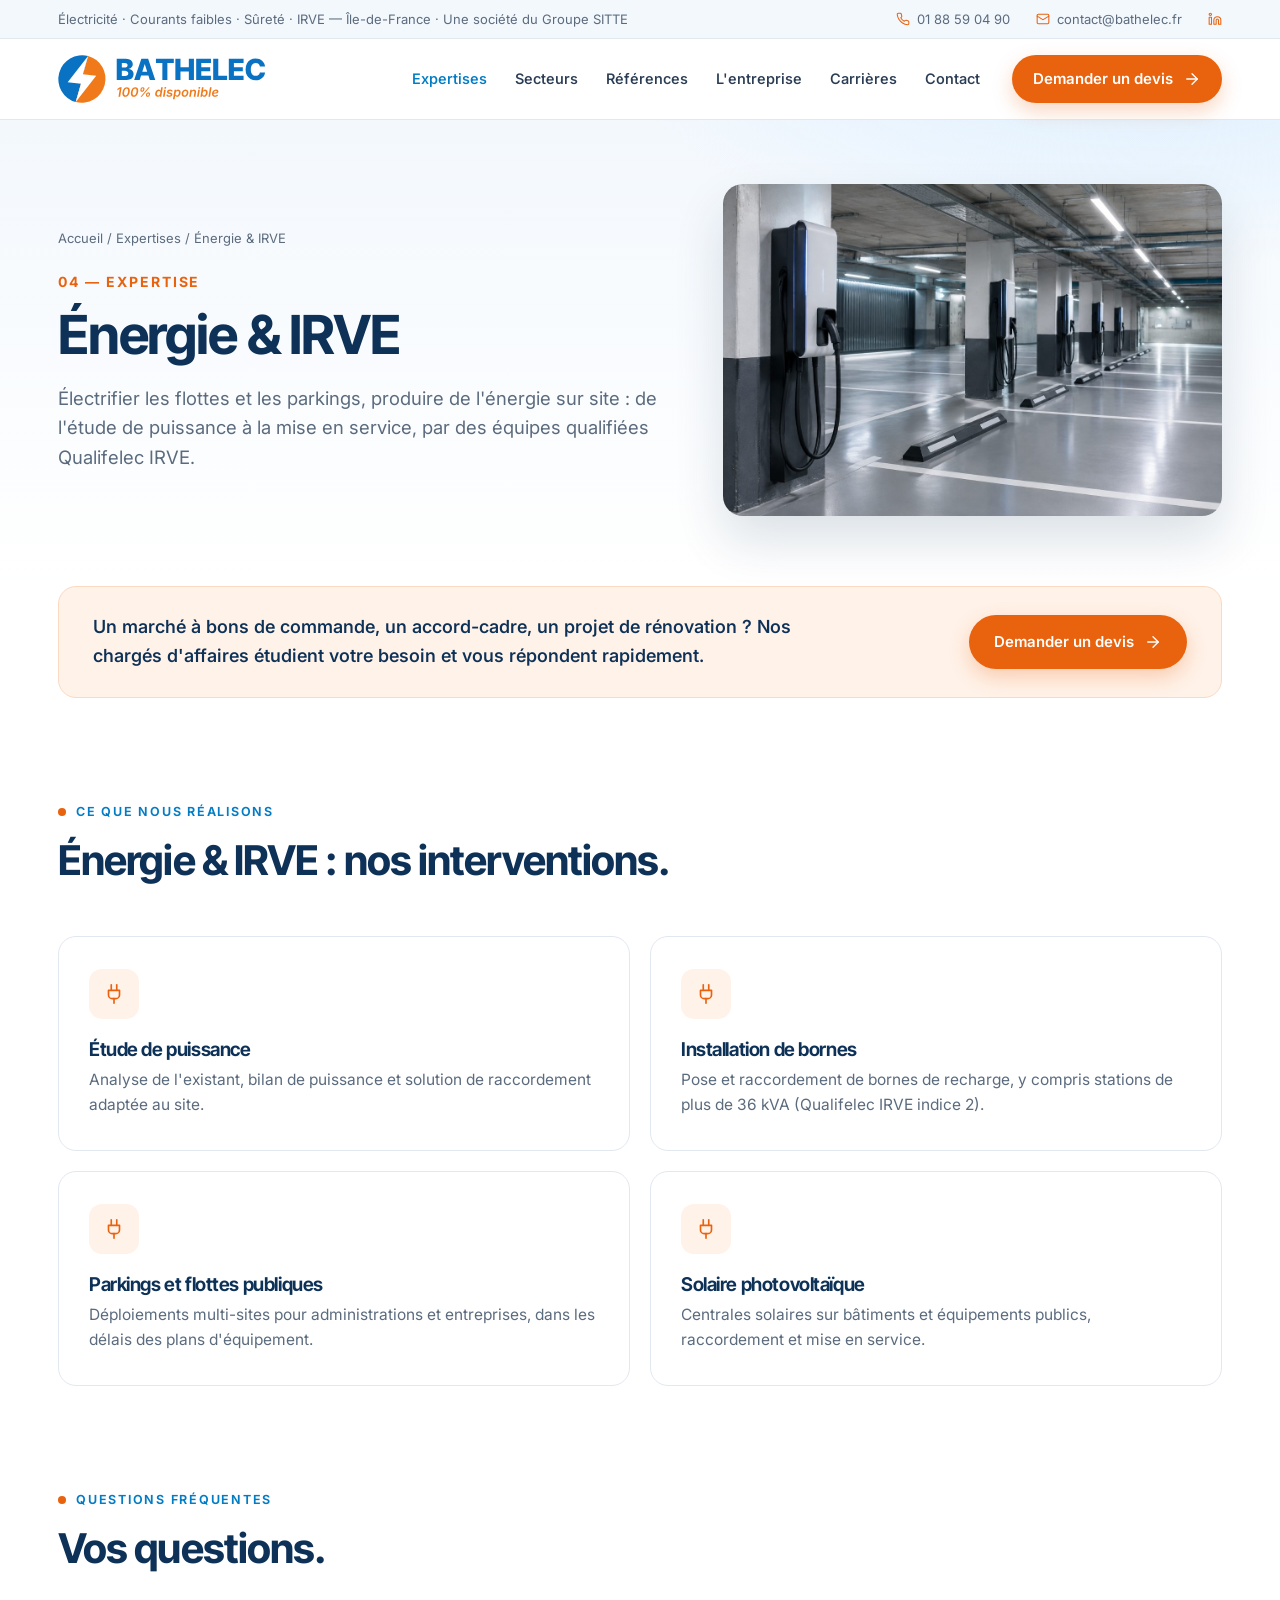
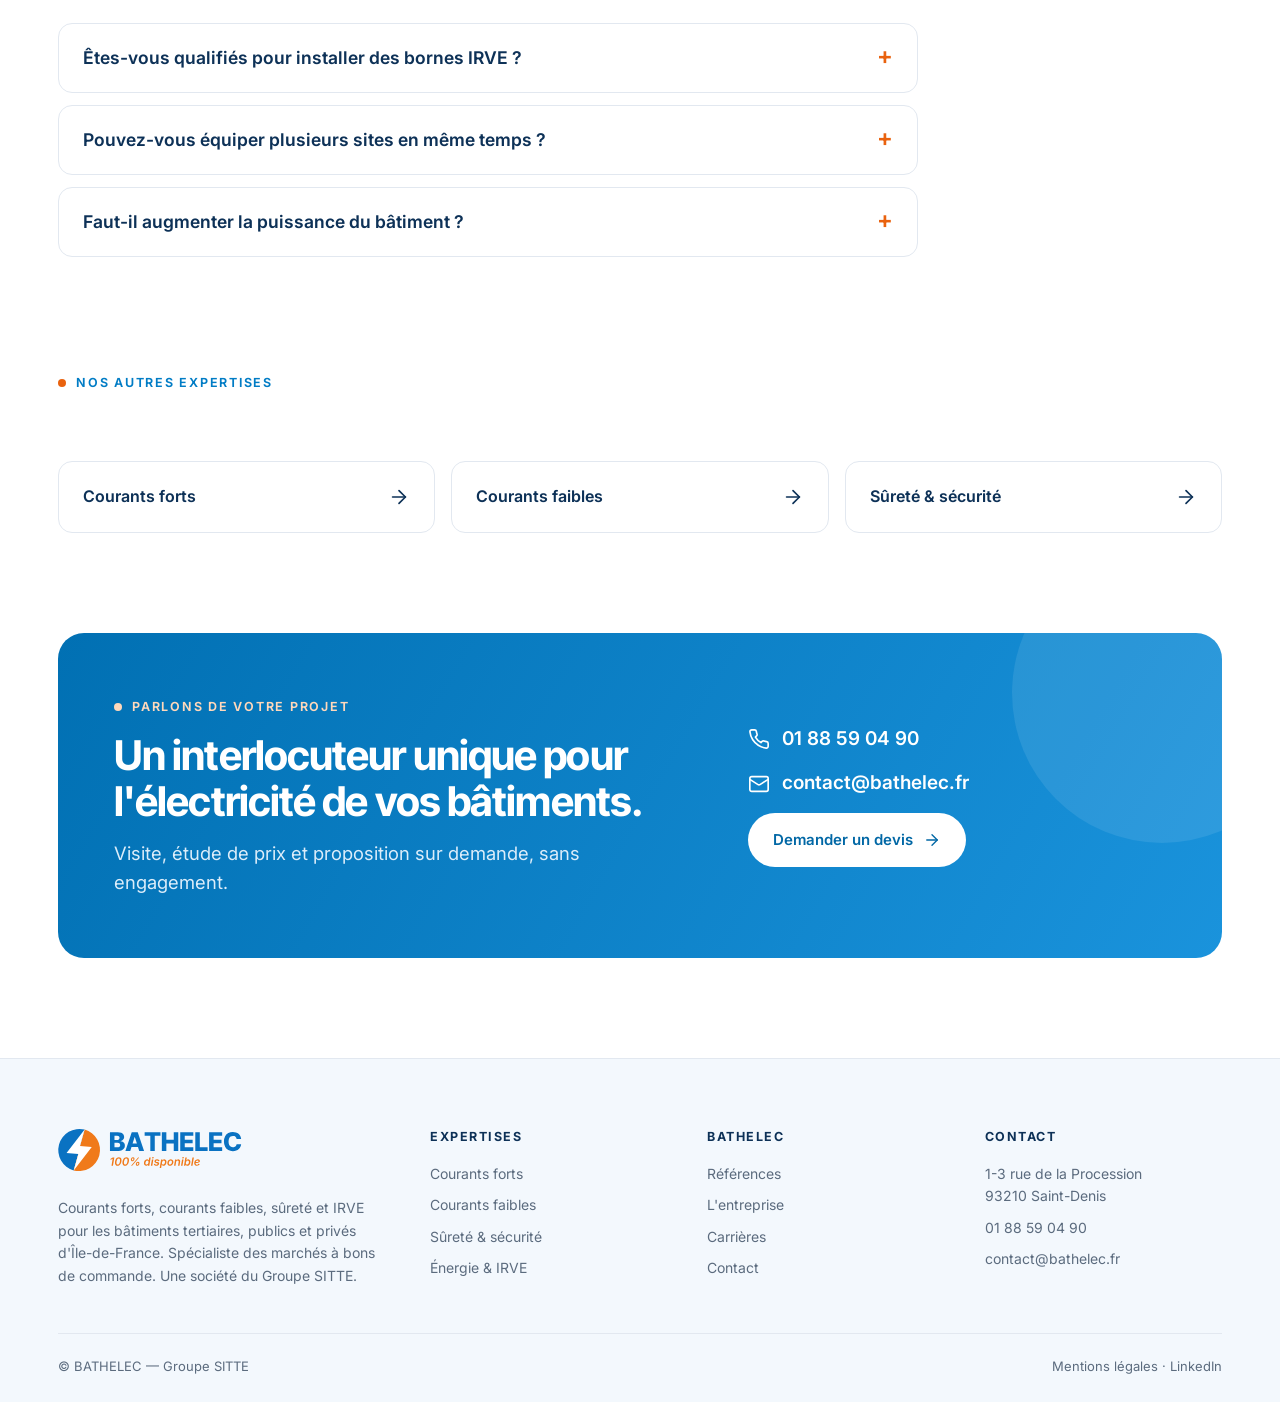
<file: expertises/energie-irve.html>
<!DOCTYPE html>
<html lang="fr"><head>
<meta charset="utf-8"><meta name="viewport" content="width=device-width,initial-scale=1">
<title>Énergie &amp; IRVE | BATHELEC</title>
<meta name="description" content="Énergie &amp; IRVE — Bornes de recharge, puissance, raccordement et photovoltaïque. Bathelec, Île-de-France.">
<link rel="canonical" href="https://www.bathelec.fr/expertises/energie-irve.html">
<meta property="og:type" content="website"><meta property="og:title" content="Énergie &amp; IRVE | BATHELEC"><meta property="og:description" content="Énergie &amp; IRVE — Bornes de recharge, puissance, raccordement et photovoltaïque. Bathelec, Île-de-France.">
<meta property="og:image" content="https://www.bathelec.fr/img/og.jpg"><meta property="og:url" content="https://www.bathelec.fr/expertises/energie-irve.html"><meta property="og:locale" content="fr_FR">
<link rel="icon" type="image/svg+xml" href="../img/favicon.svg"><link rel="icon" type="image/png" href="../img/favicon.png"><link rel="apple-touch-icon" href="../img/apple-touch-icon.png">
<link rel="preconnect" href="https://fonts.googleapis.com"><link rel="preconnect" href="https://fonts.gstatic.com" crossorigin>
<link href="https://fonts.googleapis.com/css2?family=Inter:wght@400;500;600;700&family=Inter+Tight:wght@600;700;800&display=swap" rel="stylesheet">
<link rel="stylesheet" href="../assets/style.css">
<script type="application/ld+json">{"@context": "https://schema.org", "@type": "Electrician", "name": "BATHELEC", "url": "https://www.bathelec.fr", "telephone": "+33 1 88 59 04 90", "email": "contact@bathelec.fr", "logo": "https://www.bathelec.fr/img/logo.png", "address": {"@type": "PostalAddress", "streetAddress": "1-3 rue de la Procession", "postalCode": "93210", "addressLocality": "Saint-Denis", "addressCountry": "FR"}, "areaServed": "Île-de-France", "parentOrganization": {"@type": "Organization", "name": "Groupe SITTE"}}</script>
</head><body>
<div class="top"><div class="wrap"><span class="hide-m">Électricité · Courants faibles · Sûreté · IRVE — Île-de-France · Une société du Groupe SITTE</span>
<div class="r"><a href="tel:+33188590490"><svg class="ic" viewBox="0 0 24 24" fill="none" stroke="currentColor" stroke-width="1.8" stroke-linecap="round" stroke-linejoin="round" aria-hidden="true"><path d="M22 16.92v3a2 2 0 0 1-2.18 2 19.79 19.79 0 0 1-8.63-3.07 19.5 19.5 0 0 1-6-6 19.79 19.79 0 0 1-3.07-8.67A2 2 0 0 1 4.11 2h3a2 2 0 0 1 2 1.72c.13.96.36 1.9.7 2.81a2 2 0 0 1-.45 2.11L8.09 9.91a16 16 0 0 0 6 6l1.27-1.27a2 2 0 0 1 2.11-.45c.91.34 1.85.57 2.81.7A2 2 0 0 1 22 16.92z"/></svg>01 88 59 04 90</a><a href="mailto:contact@bathelec.fr"><svg class="ic" viewBox="0 0 24 24" fill="none" stroke="currentColor" stroke-width="1.8" stroke-linecap="round" stroke-linejoin="round" aria-hidden="true"><rect width="20" height="16" x="2" y="4" rx="2"/><path d="m22 7-8.97 5.7a1.94 1.94 0 0 1-2.06 0L2 7"/></svg>contact@bathelec.fr</a><a href="https://fr.linkedin.com/company/bathelec" target="_blank" rel="noopener" aria-label="LinkedIn"><svg class="ic" viewBox="0 0 24 24" fill="none" stroke="currentColor" stroke-width="1.8" stroke-linecap="round" stroke-linejoin="round" aria-hidden="true"><path d="M16 8a6 6 0 0 1 6 6v7h-4v-7a2 2 0 0 0-2-2 2 2 0 0 0-2 2v7h-4v-7a6 6 0 0 1 6-6z"/><rect width="4" height="12" x="2" y="9"/><circle cx="4" cy="4" r="2"/></svg></a></div></div></div>
<header class="h"><div class="wrap">
<a class="brand" href="../index.html" aria-label="BATHELEC, accueil"><svg class="logo-anim" xmlns="http://www.w3.org/2000/svg" viewBox="0 0 605 150" width="605" height="150" role="img" aria-label="BATHELEC, 100% disponible"><g class="spin"><g transform="translate(0 6) scale(2.875)"><path d="M30.21 0.82 L24.95 19.33 L23.05 28.67 L17.79 47.18 A24 24 0 0 1 30.21 0.82 Z" fill="#0A72C2"/><path d="M30.21 0.82 L24.95 19.33 L23.05 28.67 L17.79 47.18 A24 24 0 0 0 30.21 0.82 Z" fill="#F07A1A"/><path d="M30.21 0.82 L9.69 27.30 L23.05 28.67 L17.79 47.18 L38.31 20.70 L24.95 19.33 Z" fill="#FFFFFF"/></g></g><path d="M169.4453125 78.0V16.88671875H194.916015625Q201.765625 16.88671875 206.400390625 18.8349609375Q211.03515625 20.783203125 213.373046875 24.26953125Q215.7109375 27.755859375 215.7109375 32.349609375Q215.7109375 35.8359375 214.2548828125 38.5634765625Q212.798828125 41.291015625 210.2353515625 43.095703125Q207.671875 44.900390625 204.30859375 45.59765625V46.25390625Q208.0 46.376953125 211.1376953125 48.2021484375Q214.275390625 50.02734375 216.1826171875 53.267578125Q218.08984375 56.5078125 218.08984375 60.896484375Q218.08984375 65.818359375 215.6083984375 69.6943359375Q213.126953125 73.5703125 208.3896484375 75.78515625Q203.65234375 78.0 196.884765625 78.0ZM184.169921875 66.10546875H193.357421875Q198.115234375 66.10546875 200.412109375 64.259765625Q202.708984375 62.4140625 202.708984375 59.21484375Q202.708984375 56.8359375 201.6015625 55.11328125Q200.494140625 53.390625 198.4638671875 52.447265625Q196.43359375 51.50390625 193.64453125 51.50390625H184.169921875ZM184.169921875 42.029296875H192.373046875Q194.79296875 42.029296875 196.6591796875 41.208984375Q198.525390625 40.388671875 199.591796875 38.8916015625Q200.658203125 37.39453125 200.658203125 35.220703125Q200.658203125 32.185546875 198.484375 30.4013671875Q196.310546875 28.6171875 192.619140625 28.6171875H184.169921875ZM235.63468749999998 78.0H219.76164062499998L240.43351562499998 16.88671875H260.038984375L280.66984375 78.0H264.8378125L260.81828125 65.162109375H239.65421874999998ZM257.2909375 53.923828125 250.48234374999998 32.267578125H249.99015624999998L243.18156249999998 53.923828125ZM282.50570312499997 28.904296875V16.88671875H334.10335937499997V28.904296875H315.56429687499997V78.0H301.04476562499997V28.904296875ZM338.60523437499995 78.0V16.88671875H353.32984374999995V41.4140625H377.44703124999995V16.88671875H392.17164062499995V78.0H377.44703124999995V53.431640625H353.32984374999995V78.0ZM398.64226562499994 78.0V16.88671875H441.25749999999994V28.904296875H413.36687499999994V41.25H439.04265624999994V52.98046875H413.36687499999994V65.982421875H441.21648437499994V78.0ZM447.6871093749999 78.0V16.88671875H462.4117187499999V65.982421875H487.8824218749999V78.0ZM492.7534374999999 78.0V16.88671875H535.3686718749999V28.904296875H507.4780468749999V41.25H533.1538281249999V52.98046875H507.4780468749999V65.982421875H535.3276562499999V78.0ZM570.0990625 78.8203125Q561.81390625 78.8203125 555.2719140625 75.169921875Q548.729921875 71.51953125 544.9359765625 64.5263671875Q541.14203125 57.533203125 541.14203125 47.484375Q541.14203125 37.39453125 544.9769921875 30.3603515625Q548.811953125 23.326171875 555.3949609375 19.6962890625Q561.97796875 16.06640625 570.0990625 16.06640625Q575.636171875 16.06640625 580.35296875 17.6044921875Q585.069765625 19.142578125 588.6586328125 22.095703125Q592.2475 25.048828125 594.46234375 29.314453125Q596.6771875 33.580078125 597.25140625 39.076171875H582.32171875Q582.034609375 36.779296875 581.1117578125 34.9130859375Q580.18890625 33.046875 578.6508203125 31.734375Q577.112734375 30.421875 575.061953125 29.7041015625Q573.011171875 28.986328125 570.468203125 28.986328125Q566.038515625 28.986328125 562.839296875 31.1806640625Q559.640078125 33.375 557.917421875 37.4970703125Q556.194765625 41.619140625 556.194765625 47.484375Q556.194765625 53.513671875 557.9379296875 57.6357421875Q559.68109375 61.7578125 562.8598046875 63.8291015625Q566.038515625 65.900390625 570.4271875 65.900390625Q572.847109375 65.900390625 574.856875 65.2646484375Q576.866640625 64.62890625 578.4047265625 63.4189453125Q579.9428125 62.208984375 580.9476953125 60.4658203125Q581.952578125 58.72265625 582.32171875 56.5078125H597.25140625Q596.84125 60.568359375 594.913515625 64.546875Q592.98578125 68.525390625 589.5609765625 71.7451171875Q586.136171875 74.96484375 581.2553125 76.892578125Q576.374453125 78.8203125 570.0990625 78.8203125Z" fill="#0A72C2"/><path d="M183.73583984375 99.0810546875 179.2734375 126.0H174.50390625L178.24365234375 103.380859375H178.06298828125L171.03515625 107.8974609375L171.7939453125 103.30859375L178.42431640625 99.0810546875ZM194.14208984375 126.361328125Q190.8720703125 126.361328125 188.83056640625 124.726318359375Q186.7890625 123.09130859375 186.075439453125 120.010986328125Q185.36181640625 116.9306640625 186.08447265625 112.55859375Q186.80712890625 108.1865234375 188.550537109375 105.088134765625Q190.2939453125 101.98974609375 192.87744140625 100.354736328125Q195.4609375 98.7197265625 198.712890625 98.7197265625Q201.94677734375 98.7197265625 203.997314453125 100.354736328125Q206.0478515625 101.98974609375 206.7705078125 105.070068359375Q207.4931640625 108.150390625 206.7705078125 112.5224609375Q206.0478515625 116.9306640625 204.3134765625 120.02001953125Q202.5791015625 123.109375 199.99560546875 124.7353515625Q197.412109375 126.361328125 194.14208984375 126.361328125ZM194.810546875 122.314453125Q196.5810546875 122.314453125 197.999267578125 121.158203125Q199.41748046875 120.001953125 200.4111328125 117.81591796875Q201.40478515625 115.6298828125 201.91064453125 112.5224609375Q202.4345703125 109.451171875 202.16357421875 107.26513671875Q201.892578125 105.0791015625 200.86279296875 103.913818359375Q199.8330078125 102.74853515625 198.04443359375 102.74853515625Q196.31005859375 102.74853515625 194.891845703125 103.88671875Q193.4736328125 105.02490234375 192.4619140625 107.2109375Q191.4501953125 109.39697265625 190.92626953125 112.57666015625Q190.42041015625 115.666015625 190.69140625 117.843017578125Q190.96240234375 120.02001953125 192.001220703125 121.167236328125Q193.0400390625 122.314453125 194.810546875 122.314453125ZM218.53173828125 126.361328125Q215.26171875 126.361328125 213.22021484375 124.726318359375Q211.1787109375 123.09130859375 210.465087890625 120.010986328125Q209.75146484375 116.9306640625 210.47412109375 112.55859375Q211.19677734375 108.1865234375 212.940185546875 105.088134765625Q214.68359375 101.98974609375 217.26708984375 100.354736328125Q219.8505859375 98.7197265625 223.1025390625 98.7197265625Q226.33642578125 98.7197265625 228.386962890625 100.354736328125Q230.4375 101.98974609375 231.16015625 105.070068359375Q231.8828125 108.150390625 231.16015625 112.5224609375Q230.4375 116.9306640625 228.703125 120.02001953125Q226.96875 123.109375 224.38525390625 124.7353515625Q221.8017578125 126.361328125 218.53173828125 126.361328125ZM219.2001953125 122.314453125Q220.970703125 122.314453125 222.388916015625 121.158203125Q223.80712890625 120.001953125 224.80078125 117.81591796875Q225.79443359375 115.6298828125 226.30029296875 112.5224609375Q226.82421875 109.451171875 226.55322265625 107.26513671875Q226.2822265625 105.0791015625 225.25244140625 103.913818359375Q224.22265625 102.74853515625 222.43408203125 102.74853515625Q220.69970703125 102.74853515625 219.281494140625 103.88671875Q217.86328125 105.02490234375 216.8515625 107.2109375Q215.83984375 109.39697265625 215.31591796875 112.57666015625Q214.81005859375 115.666015625 215.0810546875 117.843017578125Q215.35205078125 120.02001953125 216.390869140625 121.167236328125Q217.4296875 122.314453125 219.2001953125 122.314453125ZM242.45166015625 111.619140625Q240.5908203125 111.619140625 239.45263671875 110.82421875Q238.314453125 110.029296875 237.89892578125 108.71044921875Q237.4833984375 107.3916015625 237.736328125 105.837890625L237.97119140625 104.4287109375Q238.22412109375 102.875 239.109375 101.55615234375Q239.99462890625 100.2373046875 241.394775390625 99.4423828125Q242.794921875 98.6474609375 244.6015625 98.6474609375Q246.48046875 98.6474609375 247.609619140625 99.4423828125Q248.73876953125 100.2373046875 249.154296875 101.55615234375Q249.56982421875 102.875 249.31689453125 104.4287109375L249.08203125 105.837890625Q248.8291015625 107.3916015625 247.9619140625 108.71044921875Q247.0947265625 110.029296875 245.694580078125 110.82421875Q244.29443359375 111.619140625 242.45166015625 111.619140625ZM242.939453125 108.6201171875Q244.2041015625 108.6201171875 244.83642578125 107.761962890625Q245.46875 106.90380859375 245.63134765625 105.837890625L245.8662109375 104.4287109375Q246.046875 103.36279296875 245.7216796875 102.49560546875Q245.396484375 101.62841796875 244.095703125 101.62841796875Q242.88525390625 101.62841796875 242.225830078125 102.504638671875Q241.56640625 103.380859375 241.40380859375 104.4287109375L241.1689453125 105.837890625Q240.98828125 106.90380859375 241.340576171875 107.761962890625Q241.69287109375 108.6201171875 242.939453125 108.6201171875ZM258.56689453125 126.48779296875Q256.7060546875 126.48779296875 255.56787109375 125.69287109375Q254.4296875 124.89794921875 254.01416015625 123.5791015625Q253.5986328125 122.26025390625 253.8515625 120.70654296875L254.08642578125 119.29736328125Q254.33935546875 117.74365234375 255.215576171875 116.4248046875Q256.091796875 115.10595703125 257.5009765625 114.31103515625Q258.91015625 113.51611328125 260.716796875 113.51611328125Q262.595703125 113.51611328125 263.724853515625 114.31103515625Q264.85400390625 115.10595703125 265.26953125 116.4248046875Q265.68505859375 117.74365234375 265.4140625 119.29736328125L265.17919921875 120.70654296875Q264.9443359375 122.2783203125 264.0771484375 123.588134765625Q263.2099609375 124.89794921875 261.809814453125 125.69287109375Q260.40966796875 126.48779296875 258.56689453125 126.48779296875ZM259.0546875 123.48876953125Q260.3193359375 123.48876953125 260.95166015625 122.630615234375Q261.583984375 121.7724609375 261.74658203125 120.70654296875L261.9814453125 119.29736328125Q262.162109375 118.2314453125 261.8369140625 117.3642578125Q261.51171875 116.4970703125 260.2109375 116.4970703125Q259.00048828125 116.4970703125 258.341064453125 117.373291015625Q257.681640625 118.24951171875 257.51904296875 119.29736328125L257.2841796875 120.70654296875Q257.103515625 121.7724609375 257.455810546875 122.630615234375Q257.80810546875 123.48876953125 259.0546875 123.48876953125ZM238.2421875 126.0 261.20458984375 99.0810546875H264.7275390625L241.76513671875 126.0ZM287.40087890625 126.361328125Q284.2392578125 126.361328125 282.297119140625 124.256591796875Q280.35498046875 122.15185546875 280.35498046875 118.32177734375Q280.35498046875 115.955078125 281.014404296875 113.687744140625Q281.673828125 111.42041015625 282.95654296875 109.57763671875Q284.2392578125 107.73486328125 286.091064453125 106.641845703125Q287.94287109375 105.548828125 290.3095703125 105.548828125Q292.17041015625 105.548828125 293.2724609375 106.172119140625Q294.37451171875 106.79541015625 294.9345703125 107.671630859375Q295.49462890625 108.5478515625 295.7294921875 109.28857421875H295.92822265625L297.62646484375 99.0810546875H302.32373046875L297.861328125 126.0H293.25439453125L293.814453125 122.80224609375H293.525390625Q293.03759765625 123.615234375 292.24267578125 124.4462890625Q291.44775390625 125.27734375 290.264404296875 125.8193359375Q289.0810546875 126.361328125 287.40087890625 126.361328125ZM288.7919921875 122.4951171875Q290.36376953125 122.4951171875 291.547119140625 121.709228515625Q292.73046875 120.92333984375 293.534423828125 119.62255859375Q294.33837890625 118.32177734375 294.744873046875 116.7861328125Q295.1513671875 115.25048828125 295.1513671875 113.7509765625Q295.1513671875 111.74560546875 294.239013671875 110.580322265625Q293.32666015625 109.4150390625 291.48388671875 109.4150390625Q289.912109375 109.4150390625 288.728759765625 110.19189453125Q287.54541015625 110.96875 286.75048828125 112.25146484375Q285.95556640625 113.5341796875 285.549072265625 115.0517578125Q285.142578125 116.5693359375 285.142578125 118.05078125Q285.142578125 120.0380859375 286.036865234375 121.2666015625Q286.93115234375 122.4951171875 288.7919921875 122.4951171875ZM302.86572265625 126.0 306.2080078125 105.8017578125H310.9052734375L307.56298828125 126.0ZM309.0263671875 102.947265625Q307.90625 102.947265625 307.228759765625 102.1884765625Q306.55126953125 101.4296875 306.73193359375 100.36376953125Q306.89453125 99.2978515625 307.833984375 98.548095703125Q308.7734375 97.79833984375 309.8935546875 97.79833984375Q311.03173828125 97.79833984375 311.709228515625 98.548095703125Q312.38671875 99.2978515625 312.2060546875 100.36376953125Q312.025390625 101.4296875 311.094970703125 102.1884765625Q310.16455078125 102.947265625 309.0263671875 102.947265625ZM320.35400390625 126.41552734375Q318.04150390625 126.41552734375 316.34326171875 125.7470703125Q314.64501953125 125.07861328125 313.678466796875 123.841064453125Q312.7119140625 122.603515625 312.5673828125 120.88720703125Q312.5673828125 120.77880859375 312.558349609375 120.697509765625Q312.54931640625 120.6162109375 312.54931640625 120.52587890625L316.9755859375 120.02001953125Q317.1201171875 121.50146484375 317.9873046875 122.160888671875Q318.8544921875 122.8203125 320.53466796875 122.8203125Q321.69091796875 122.8203125 322.66650390625 122.47705078125Q323.64208984375 122.1337890625 324.2744140625 121.546630859375Q324.90673828125 120.95947265625 324.9970703125 120.1826171875Q325.08740234375 119.40576171875 324.5634765625 118.872802734375Q324.03955078125 118.33984375 322.7568359375 118.06884765625L319.4326171875 117.328125Q316.794921875 116.7138671875 315.575439453125 115.3046875Q314.35595703125 113.8955078125 314.57275390625 111.763671875Q314.771484375 109.8125 316.009033203125 108.42138671875Q317.24658203125 107.0302734375 319.19775390625 106.28955078125Q321.14892578125 105.548828125 323.46142578125 105.548828125Q326.8037109375 105.548828125 328.6103515625 106.894775390625Q330.4169921875 108.24072265625 330.7421875 110.40869140625Q330.7783203125 110.51708984375 330.805419921875 110.652587890625Q330.83251953125 110.7880859375 330.8505859375 110.91455078125L326.64111328125 111.42041015625Q326.46044921875 110.37255859375 325.746826171875 109.713134765625Q325.033203125 109.0537109375 323.46142578125 109.0537109375Q322.44970703125 109.0537109375 321.5283203125 109.37890625Q320.60693359375 109.7041015625 319.99267578125 110.273193359375Q319.37841796875 110.84228515625 319.2880859375 111.6552734375Q319.16162109375 112.4501953125 319.694580078125 112.965087890625Q320.2275390625 113.47998046875 321.65478515625 113.80517578125L324.9609375 114.52783203125Q327.61669921875 115.10595703125 328.84521484375 116.4609375Q330.07373046875 117.81591796875 329.8388671875 119.8935546875Q329.6943359375 121.39306640625 328.8994140625 122.594482421875Q328.1044921875 123.7958984375 326.8037109375 124.654052734375Q325.5029296875 125.51220703125 323.849853515625 125.9638671875Q322.19677734375 126.41552734375 320.35400390625 126.41552734375ZM331.609375 133.5517578125 336.21630859375 105.8017578125H340.80517578125L340.22705078125 109.14404296875H340.3896484375Q340.87744140625 108.38525390625 341.681396484375 107.545166015625Q342.4853515625 106.705078125 343.704833984375 106.126953125Q344.92431640625 105.548828125 346.65869140625 105.548828125Q348.736328125 105.548828125 350.317138671875 106.47021484375Q351.89794921875 107.3916015625 352.80126953125 109.18017578125Q353.70458984375 110.96875 353.70458984375 113.5703125Q353.70458984375 115.79248046875 353.072265625 118.05078125Q352.43994140625 120.30908203125 351.193359375 122.18798828125Q349.94677734375 124.06689453125 348.076904296875 125.214111328125Q346.20703125 126.361328125 343.73193359375 126.361328125Q341.92529296875 126.361328125 340.832275390625 125.7470703125Q339.7392578125 125.1328125 339.17919921875 124.265625Q338.619140625 123.3984375 338.3662109375 122.67578125H338.09521484375L336.306640625 133.5517578125ZM342.5576171875 122.4951171875Q344.18359375 122.4951171875 345.3759765625 121.673095703125Q346.568359375 120.85107421875 347.36328125 119.5322265625Q348.158203125 118.21337890625 348.546630859375 116.69580078125Q348.93505859375 115.17822265625 348.93505859375 113.80517578125Q348.93505859375 111.81787109375 348.040771484375 110.616455078125Q347.146484375 109.4150390625 345.267578125 109.4150390625Q343.69580078125 109.4150390625 342.50341796875 110.19189453125Q341.31103515625 110.96875 340.51611328125 112.242431640625Q339.72119140625 113.51611328125 339.32373046875 115.042724609375Q338.92626953125 116.5693359375 338.92626953125 118.06884765625Q338.92626953125 120.1103515625 339.838623046875 121.302734375Q340.7509765625 122.4951171875 342.5576171875 122.4951171875ZM364.94189453125 126.41552734375Q362.30419921875 126.41552734375 360.443359375 125.376708984375Q358.58251953125 124.337890625 357.5888671875 122.449951171875Q356.59521484375 120.56201171875 356.59521484375 118.03271484375Q356.59521484375 115.61181640625 357.363037109375 113.37158203125Q358.130859375 111.13134765625 359.585205078125 109.369873046875Q361.03955078125 107.6083984375 363.126220703125 106.57861328125Q365.212890625 105.548828125 367.8505859375 105.548828125Q370.48828125 105.548828125 372.358154296875 106.57861328125Q374.22802734375 107.6083984375 375.2216796875 109.496337890625Q376.21533203125 111.38427734375 376.21533203125 113.931640625Q376.21533203125 116.37060546875 375.447509765625 118.61083984375Q374.6796875 120.85107421875 373.21630859375 122.612548828125Q371.7529296875 124.3740234375 369.666259765625 125.394775390625Q367.57958984375 126.41552734375 364.94189453125 126.41552734375ZM365.08642578125 122.603515625Q366.71240234375 122.603515625 367.9228515625 121.7724609375Q369.13330078125 120.94140625 369.919189453125 119.62255859375Q370.705078125 118.3037109375 371.093505859375 116.777099609375Q371.48193359375 115.25048828125 371.48193359375 113.859375Q371.48193359375 112.54052734375 371.075439453125 111.52880859375Q370.6689453125 110.51708984375 369.837890625 109.93896484375Q369.0068359375 109.36083984375 367.7060546875 109.36083984375Q366.080078125 109.36083984375 364.86962890625 110.182861328125Q363.6591796875 111.0048828125 362.873291015625 112.32373046875Q362.08740234375 113.642578125 361.698974609375 115.169189453125Q361.310546875 116.69580078125 361.310546875 118.10498046875Q361.310546875 120.07421875 362.23193359375 121.3388671875Q363.1533203125 122.603515625 365.08642578125 122.603515625ZM385.14013671875 114.3291015625 383.18896484375 126.0H378.49169921875L381.85205078125 105.8017578125H386.29638671875L385.736328125 109.54150390625Q386.80224609375 107.77099609375 388.193359375 106.79541015625Q389.98193359375 105.548828125 392.36669921875 105.548828125Q394.5166015625 105.548828125 395.97998046875 106.479248046875Q397.443359375 107.40966796875 398.066650390625 109.14404296875Q398.68994140625 110.87841796875 398.2744140625 113.3173828125L396.16064453125 126.0H391.46337890625L393.5048828125 113.73291015625Q393.8662109375 111.67333984375 392.989990234375 110.607421875Q392.11376953125 109.54150390625 390.37939453125 109.54150390625Q389.07861328125 109.54150390625 387.9765625 110.11962890625Q386.87451171875 110.69775390625 386.124755859375 111.772705078125Q385.375 112.84765625 385.14013671875 114.3291015625ZM401.1650390625 126.0 404.50732421875 105.8017578125H409.20458984375L405.8623046875 126.0ZM407.32568359375 102.947265625Q406.20556640625 102.947265625 405.528076171875 102.1884765625Q404.8505859375 101.4296875 405.03125 100.36376953125Q405.19384765625 99.2978515625 406.13330078125 98.548095703125Q407.07275390625 97.79833984375 408.19287109375 97.79833984375Q409.3310546875 97.79833984375 410.008544921875 98.548095703125Q410.68603515625 99.2978515625 410.50537109375 100.36376953125Q410.32470703125 101.4296875 409.394287109375 102.1884765625Q408.4638671875 102.947265625 407.32568359375 102.947265625ZM421.724609375 126.361328125Q419.93603515625 126.361328125 418.833984375 125.76513671875Q417.73193359375 125.1689453125 417.15380859375 124.31982421875Q416.57568359375 123.470703125 416.3046875 122.72998046875H416.015625L415.4375 126.0H410.8486328125L415.31103515625 99.0810546875H420.00830078125L418.31005859375 109.14404296875H418.544921875Q419.05078125 108.38525390625 419.8095703125 107.545166015625Q420.568359375 106.705078125 421.74267578125 106.126953125Q422.9169921875 105.548828125 424.6513671875 105.548828125Q426.72900390625 105.548828125 428.309814453125 106.47021484375Q429.890625 107.3916015625 430.7939453125 109.18017578125Q431.697265625 110.96875 431.697265625 113.5703125Q431.697265625 115.79248046875 431.06494140625 118.05078125Q430.4326171875 120.30908203125 429.18603515625 122.18798828125Q427.939453125 124.06689453125 426.069580078125 125.214111328125Q424.19970703125 126.361328125 421.724609375 126.361328125ZM420.55029296875 122.4951171875Q422.17626953125 122.4951171875 423.36865234375 121.673095703125Q424.56103515625 120.85107421875 425.35595703125 119.5322265625Q426.15087890625 118.21337890625 426.539306640625 116.69580078125Q426.927734375 115.17822265625 426.927734375 113.80517578125Q426.927734375 111.81787109375 426.033447265625 110.616455078125Q425.13916015625 109.4150390625 423.26025390625 109.4150390625Q421.6884765625 109.4150390625 420.49609375 110.19189453125Q419.3037109375 110.96875 418.5087890625 112.242431640625Q417.7138671875 113.51611328125 417.31640625 115.042724609375Q416.9189453125 116.5693359375 416.9189453125 118.06884765625Q416.9189453125 120.1103515625 417.831298828125 121.302734375Q418.74365234375 122.4951171875 420.55029296875 122.4951171875ZM443.115234375 99.0810546875 438.65283203125 126.0H433.95556640625L438.41796875 99.0810546875ZM452.6904296875 126.43359375Q450.07080078125 126.43359375 448.173828125 125.448974609375Q446.27685546875 124.46435546875 445.26513671875 122.630615234375Q444.25341796875 120.796875 444.25341796875 118.2314453125Q444.25341796875 115.6298828125 445.093505859375 113.326416015625Q445.93359375 111.02294921875 447.478271484375 109.243408203125Q449.02294921875 107.4638671875 451.1005859375 106.4521484375Q453.17822265625 105.4404296875 455.6533203125 105.4404296875Q457.73095703125 105.4404296875 459.3388671875 106.135986328125Q460.94677734375 106.83154296875 461.8681640625 108.123291015625Q462.78955078125 109.4150390625 462.78955078125 111.185546875Q462.78955078125 113.01025390625 461.759765625 114.220703125Q460.72998046875 115.43115234375 458.679443359375 116.1357421875Q456.62890625 116.84033203125 453.57568359375 117.12939453125Q451.44384765625 117.34619140625 448.80615234375 117.41845703125Q448.77001953125 117.8701171875 448.77001953125 118.28564453125Q448.77001953125 119.5322265625 449.16748046875 120.552978515625Q449.56494140625 121.57373046875 450.50439453125 122.160888671875Q451.44384765625 122.748046875 453.015625 122.748046875Q454.69580078125 122.748046875 455.987548828125 122.04345703125Q457.279296875 121.3388671875 457.87548828125 120.09228515625L462.13916015625 120.81494140625Q461.109375 123.3623046875 458.589111328125 124.89794921875Q456.06884765625 126.43359375 452.6904296875 126.43359375ZM449.34814453125 114.41943359375Q451.208984375 114.38330078125 452.6181640625 114.29296875Q454.822265625 114.1484375 456.06884765625 113.80517578125Q457.3154296875 113.4619140625 457.830322265625 112.856689453125Q458.34521484375 112.25146484375 458.34521484375 111.34814453125Q458.34521484375 110.318359375 457.487060546875 109.72216796875Q456.62890625 109.1259765625 455.18359375 109.1259765625Q453.32275390625 109.1259765625 452.085205078125 110.056396484375Q450.84765625 110.98681640625 450.125 112.43212890625Q449.63720703125 113.3896484375 449.34814453125 114.41943359375Z" fill="#F07A1A"/><rect class="uline" x="166" y="137" width="300.5" height="4.5" rx="2.25" fill="#F07A1A"/></svg></a>
<nav class="m">
<div class="dd"><a href="../index.html#expertises" class="on">Expertises</a><div class="menu"><a href="../expertises/courants-forts.html"><svg class="ic" viewBox="0 0 24 24" fill="none" stroke="currentColor" stroke-width="1.8" stroke-linecap="round" stroke-linejoin="round" aria-hidden="true"><path d="M13 2 3 14h9l-1 8 10-12h-9l1-8z"/></svg><span>Courants forts<small>Colonnes montantes, TGBT, postes MT/BT, distribution et éclairage.</small></span></a><a href="../expertises/courants-faibles.html"><svg class="ic" viewBox="0 0 24 24" fill="none" stroke="currentColor" stroke-width="1.8" stroke-linecap="round" stroke-linejoin="round" aria-hidden="true"><rect x="16" y="16" width="6" height="6" rx="1"/><rect x="2" y="16" width="6" height="6" rx="1"/><rect x="9" y="2" width="6" height="6" rx="1"/><path d="M5 16v-3a1 1 0 0 1 1-1h12a1 1 0 0 1 1 1v3"/><path d="M12 12V8"/></svg><span>Courants faibles<small>Câblage VDI, informatique, téléphonie, interphonie et visiophonie.</small></span></a><a href="../expertises/surete-securite.html"><svg class="ic" viewBox="0 0 24 24" fill="none" stroke="currentColor" stroke-width="1.8" stroke-linecap="round" stroke-linejoin="round" aria-hidden="true"><path d="M20 13c0 5-3.5 7.5-7.66 8.95a1 1 0 0 1-.67-.01C7.5 20.5 4 18 4 13V6a1 1 0 0 1 1-1c2 0 4.5-1.2 6.24-2.72a1.17 1.17 0 0 1 1.52 0C14.51 3.81 17 5 19 5a1 1 0 0 1 1 1z"/><path d="m9 12 2 2 4-4"/></svg><span>Sûreté & sécurité<small>Contrôle d&#x27;accès, portes automatiques, vidéoprotection, SSI.</small></span></a><a href="../expertises/energie-irve.html"><svg class="ic" viewBox="0 0 24 24" fill="none" stroke="currentColor" stroke-width="1.8" stroke-linecap="round" stroke-linejoin="round" aria-hidden="true"><path d="M12 22v-5"/><path d="M9 8V2"/><path d="M15 8V2"/><path d="M18 8v5a4 4 0 0 1-4 4h-4a4 4 0 0 1-4-4V8Z"/></svg><span>Énergie & IRVE<small>Bornes de recharge, puissance, raccordement et photovoltaïque.</small></span></a></div></div>
<a href="../index.html#secteurs">Secteurs</a>
<a href="../references.html">Références</a>
<a href="../entreprise.html">L'entreprise</a>
<a href="../carrieres.html">Carrières</a>
<a href="../contact.html">Contact</a>
<a class="btn btn-o" href="../contact.html#form">Demander un devis <svg class="ic" viewBox="0 0 24 24" fill="none" stroke="currentColor" stroke-width="1.8" stroke-linecap="round" stroke-linejoin="round" aria-hidden="true"><path d="M5 12h14"/><path d="m12 5 7 7-7 7"/></svg></a>
</nav>
<a class="callm" href="tel:+33188590490" aria-label="Appeler Bathelec"><svg class="ic" viewBox="0 0 24 24" fill="none" stroke="currentColor" stroke-width="1.8" stroke-linecap="round" stroke-linejoin="round" aria-hidden="true"><path d="M22 16.92v3a2 2 0 0 1-2.18 2 19.79 19.79 0 0 1-8.63-3.07 19.5 19.5 0 0 1-6-6 19.79 19.79 0 0 1-3.07-8.67A2 2 0 0 1 4.11 2h3a2 2 0 0 1 2 1.72c.13.96.36 1.9.7 2.81a2 2 0 0 1-.45 2.11L8.09 9.91a16 16 0 0 0 6 6l1.27-1.27a2 2 0 0 1 2.11-.45c.91.34 1.85.57 2.81.7A2 2 0 0 1 22 16.92z"/></svg></a>
<button class="burger" aria-label="Menu"><svg class="ic" viewBox="0 0 24 24" fill="none" stroke="currentColor" stroke-width="1.8" stroke-linecap="round" stroke-linejoin="round" aria-hidden="true"><line x1="4" x2="20" y1="6" y2="6"/><line x1="4" x2="20" y1="12" y2="12"/><line x1="4" x2="20" y1="18" y2="18"/></svg></button>
</div></header>
<main><section class="phero"><div class="wrap"><div class="grid">
<div><div class="crumb"><a href="../index.html">Accueil</a> / <a href="../index.html#expertises">Expertises</a> / Énergie & IRVE</div><div class="num">04 — EXPERTISE</div><h1>Énergie & IRVE</h1><p>Électrifier les flottes et les parkings, produire de l&#x27;énergie sur site : de l&#x27;étude de puissance à la mise en service, par des équipes qualifiées Qualifelec IRVE.</p></div><div class="pic rv"><img src="../img/irve.jpg" alt=""></div></div></div></section>
<section class="band"><div class="wrap"><div class="box"><p>Un marché à bons de commande, un accord-cadre, un projet de rénovation ? Nos chargés d'affaires étudient votre besoin et vous répondent rapidement.</p>
<a class="btn btn-o" href="../contact.html#form">Demander un devis <svg class="ic" viewBox="0 0 24 24" fill="none" stroke="currentColor" stroke-width="1.8" stroke-linecap="round" stroke-linejoin="round" aria-hidden="true"><path d="M5 12h14"/><path d="m12 5 7 7-7 7"/></svg></a></div></div></section>
<section><div class="wrap"><div class="sec-head rv"><div><span class="kicker">Ce que nous réalisons</span><h2>Énergie & IRVE : nos interventions.</h2></div></div>
<div class="cards4"><div class="card rv"><div class="ico"><svg class="ic" viewBox="0 0 24 24" fill="none" stroke="currentColor" stroke-width="1.8" stroke-linecap="round" stroke-linejoin="round" aria-hidden="true"><path d="M12 22v-5"/><path d="M9 8V2"/><path d="M15 8V2"/><path d="M18 8v5a4 4 0 0 1-4 4h-4a4 4 0 0 1-4-4V8Z"/></svg></div><h3>Étude de puissance</h3><p>Analyse de l'existant, bilan de puissance et solution de raccordement adaptée au site.</p></div><div class="card rv"><div class="ico"><svg class="ic" viewBox="0 0 24 24" fill="none" stroke="currentColor" stroke-width="1.8" stroke-linecap="round" stroke-linejoin="round" aria-hidden="true"><path d="M12 22v-5"/><path d="M9 8V2"/><path d="M15 8V2"/><path d="M18 8v5a4 4 0 0 1-4 4h-4a4 4 0 0 1-4-4V8Z"/></svg></div><h3>Installation de bornes</h3><p>Pose et raccordement de bornes de recharge, y compris stations de plus de 36 kVA (Qualifelec IRVE indice 2).</p></div><div class="card rv"><div class="ico"><svg class="ic" viewBox="0 0 24 24" fill="none" stroke="currentColor" stroke-width="1.8" stroke-linecap="round" stroke-linejoin="round" aria-hidden="true"><path d="M12 22v-5"/><path d="M9 8V2"/><path d="M15 8V2"/><path d="M18 8v5a4 4 0 0 1-4 4h-4a4 4 0 0 1-4-4V8Z"/></svg></div><h3>Parkings et flottes publiques</h3><p>Déploiements multi-sites pour administrations et entreprises, dans les délais des plans d'équipement.</p></div><div class="card rv"><div class="ico"><svg class="ic" viewBox="0 0 24 24" fill="none" stroke="currentColor" stroke-width="1.8" stroke-linecap="round" stroke-linejoin="round" aria-hidden="true"><path d="M12 22v-5"/><path d="M9 8V2"/><path d="M15 8V2"/><path d="M18 8v5a4 4 0 0 1-4 4h-4a4 4 0 0 1-4-4V8Z"/></svg></div><h3>Solaire photovoltaïque</h3><p>Centrales solaires sur bâtiments et équipements publics, raccordement et mise en service.</p></div></div></div></section>
<section style="padding-top:0"><div class="wrap"><div class="sec-head rv"><div><span class="kicker">Questions fréquentes</span><h2>Vos questions.</h2></div></div>
<div class="faq rv"><details><summary>Êtes-vous qualifiés pour installer des bornes IRVE ?</summary><p>Oui, Bathelec détient la qualification Qualifelec IRVE indice 2, qui couvre les stations de recharge de plus de 36 kVA.</p></details><details><summary>Pouvez-vous équiper plusieurs sites en même temps ?</summary><p>Oui, nous avons mené des plans « bornes de recharge » multi-sites pour un donneur d'ordre ministériel.</p></details><details><summary>Faut-il augmenter la puissance du bâtiment ?</summary><p>Pas toujours : l'étude de puissance le détermine, et le pilotage de la charge permet souvent de l'éviter.</p></details></div></div></section>
<section style="padding-top:0"><div class="wrap"><div class="sec-head"><div><span class="kicker">Nos autres expertises</span></div></div><div class="other"><a href="courants-forts.html">Courants forts <svg class="ic" viewBox="0 0 24 24" fill="none" stroke="currentColor" stroke-width="1.8" stroke-linecap="round" stroke-linejoin="round" aria-hidden="true"><path d="M5 12h14"/><path d="m12 5 7 7-7 7"/></svg></a><a href="courants-faibles.html">Courants faibles <svg class="ic" viewBox="0 0 24 24" fill="none" stroke="currentColor" stroke-width="1.8" stroke-linecap="round" stroke-linejoin="round" aria-hidden="true"><path d="M5 12h14"/><path d="m12 5 7 7-7 7"/></svg></a><a href="surete-securite.html">Sûreté & sécurité <svg class="ic" viewBox="0 0 24 24" fill="none" stroke="currentColor" stroke-width="1.8" stroke-linecap="round" stroke-linejoin="round" aria-hidden="true"><path d="M5 12h14"/><path d="m12 5 7 7-7 7"/></svg></a></div></div></section>
<section class="cta"><div class="wrap"><div class="box">
<div class="rv"><span class="kicker">Parlons de votre projet</span><h2>Un interlocuteur unique pour l'électricité de vos bâtiments.</h2>
<p class="lead">Visite, étude de prix et proposition sur demande, sans engagement.</p></div>
<div class="contact-l rv"><a class="t" href="tel:+33188590490"><svg class="ic" viewBox="0 0 24 24" fill="none" stroke="currentColor" stroke-width="1.8" stroke-linecap="round" stroke-linejoin="round" aria-hidden="true"><path d="M22 16.92v3a2 2 0 0 1-2.18 2 19.79 19.79 0 0 1-8.63-3.07 19.5 19.5 0 0 1-6-6 19.79 19.79 0 0 1-3.07-8.67A2 2 0 0 1 4.11 2h3a2 2 0 0 1 2 1.72c.13.96.36 1.9.7 2.81a2 2 0 0 1-.45 2.11L8.09 9.91a16 16 0 0 0 6 6l1.27-1.27a2 2 0 0 1 2.11-.45c.91.34 1.85.57 2.81.7A2 2 0 0 1 22 16.92z"/></svg>01 88 59 04 90</a><a class="t" href="mailto:contact@bathelec.fr"><svg class="ic" viewBox="0 0 24 24" fill="none" stroke="currentColor" stroke-width="1.8" stroke-linecap="round" stroke-linejoin="round" aria-hidden="true"><rect width="20" height="16" x="2" y="4" rx="2"/><path d="m22 7-8.97 5.7a1.94 1.94 0 0 1-2.06 0L2 7"/></svg>contact@bathelec.fr</a>
<a class="btn btn-w" href="../contact.html#form">Demander un devis <svg class="ic" viewBox="0 0 24 24" fill="none" stroke="currentColor" stroke-width="1.8" stroke-linecap="round" stroke-linejoin="round" aria-hidden="true"><path d="M5 12h14"/><path d="m12 5 7 7-7 7"/></svg></a></div>
</div></div></section></main>
<footer><div class="wrap">
<div class="cols">
<div><a class="brand" href="../index.html" aria-label="BATHELEC, accueil"><svg class="logo-anim" xmlns="http://www.w3.org/2000/svg" viewBox="0 0 605 150" width="605" height="150" role="img" aria-label="BATHELEC, 100% disponible"><g class="spin"><g transform="translate(0 6) scale(2.875)"><path d="M30.21 0.82 L24.95 19.33 L23.05 28.67 L17.79 47.18 A24 24 0 0 1 30.21 0.82 Z" fill="#0A72C2"/><path d="M30.21 0.82 L24.95 19.33 L23.05 28.67 L17.79 47.18 A24 24 0 0 0 30.21 0.82 Z" fill="#F07A1A"/><path d="M30.21 0.82 L9.69 27.30 L23.05 28.67 L17.79 47.18 L38.31 20.70 L24.95 19.33 Z" fill="#FFFFFF"/></g></g><path d="M169.4453125 78.0V16.88671875H194.916015625Q201.765625 16.88671875 206.400390625 18.8349609375Q211.03515625 20.783203125 213.373046875 24.26953125Q215.7109375 27.755859375 215.7109375 32.349609375Q215.7109375 35.8359375 214.2548828125 38.5634765625Q212.798828125 41.291015625 210.2353515625 43.095703125Q207.671875 44.900390625 204.30859375 45.59765625V46.25390625Q208.0 46.376953125 211.1376953125 48.2021484375Q214.275390625 50.02734375 216.1826171875 53.267578125Q218.08984375 56.5078125 218.08984375 60.896484375Q218.08984375 65.818359375 215.6083984375 69.6943359375Q213.126953125 73.5703125 208.3896484375 75.78515625Q203.65234375 78.0 196.884765625 78.0ZM184.169921875 66.10546875H193.357421875Q198.115234375 66.10546875 200.412109375 64.259765625Q202.708984375 62.4140625 202.708984375 59.21484375Q202.708984375 56.8359375 201.6015625 55.11328125Q200.494140625 53.390625 198.4638671875 52.447265625Q196.43359375 51.50390625 193.64453125 51.50390625H184.169921875ZM184.169921875 42.029296875H192.373046875Q194.79296875 42.029296875 196.6591796875 41.208984375Q198.525390625 40.388671875 199.591796875 38.8916015625Q200.658203125 37.39453125 200.658203125 35.220703125Q200.658203125 32.185546875 198.484375 30.4013671875Q196.310546875 28.6171875 192.619140625 28.6171875H184.169921875ZM235.63468749999998 78.0H219.76164062499998L240.43351562499998 16.88671875H260.038984375L280.66984375 78.0H264.8378125L260.81828125 65.162109375H239.65421874999998ZM257.2909375 53.923828125 250.48234374999998 32.267578125H249.99015624999998L243.18156249999998 53.923828125ZM282.50570312499997 28.904296875V16.88671875H334.10335937499997V28.904296875H315.56429687499997V78.0H301.04476562499997V28.904296875ZM338.60523437499995 78.0V16.88671875H353.32984374999995V41.4140625H377.44703124999995V16.88671875H392.17164062499995V78.0H377.44703124999995V53.431640625H353.32984374999995V78.0ZM398.64226562499994 78.0V16.88671875H441.25749999999994V28.904296875H413.36687499999994V41.25H439.04265624999994V52.98046875H413.36687499999994V65.982421875H441.21648437499994V78.0ZM447.6871093749999 78.0V16.88671875H462.4117187499999V65.982421875H487.8824218749999V78.0ZM492.7534374999999 78.0V16.88671875H535.3686718749999V28.904296875H507.4780468749999V41.25H533.1538281249999V52.98046875H507.4780468749999V65.982421875H535.3276562499999V78.0ZM570.0990625 78.8203125Q561.81390625 78.8203125 555.2719140625 75.169921875Q548.729921875 71.51953125 544.9359765625 64.5263671875Q541.14203125 57.533203125 541.14203125 47.484375Q541.14203125 37.39453125 544.9769921875 30.3603515625Q548.811953125 23.326171875 555.3949609375 19.6962890625Q561.97796875 16.06640625 570.0990625 16.06640625Q575.636171875 16.06640625 580.35296875 17.6044921875Q585.069765625 19.142578125 588.6586328125 22.095703125Q592.2475 25.048828125 594.46234375 29.314453125Q596.6771875 33.580078125 597.25140625 39.076171875H582.32171875Q582.034609375 36.779296875 581.1117578125 34.9130859375Q580.18890625 33.046875 578.6508203125 31.734375Q577.112734375 30.421875 575.061953125 29.7041015625Q573.011171875 28.986328125 570.468203125 28.986328125Q566.038515625 28.986328125 562.839296875 31.1806640625Q559.640078125 33.375 557.917421875 37.4970703125Q556.194765625 41.619140625 556.194765625 47.484375Q556.194765625 53.513671875 557.9379296875 57.6357421875Q559.68109375 61.7578125 562.8598046875 63.8291015625Q566.038515625 65.900390625 570.4271875 65.900390625Q572.847109375 65.900390625 574.856875 65.2646484375Q576.866640625 64.62890625 578.4047265625 63.4189453125Q579.9428125 62.208984375 580.9476953125 60.4658203125Q581.952578125 58.72265625 582.32171875 56.5078125H597.25140625Q596.84125 60.568359375 594.913515625 64.546875Q592.98578125 68.525390625 589.5609765625 71.7451171875Q586.136171875 74.96484375 581.2553125 76.892578125Q576.374453125 78.8203125 570.0990625 78.8203125Z" fill="#0A72C2"/><path d="M183.73583984375 99.0810546875 179.2734375 126.0H174.50390625L178.24365234375 103.380859375H178.06298828125L171.03515625 107.8974609375L171.7939453125 103.30859375L178.42431640625 99.0810546875ZM194.14208984375 126.361328125Q190.8720703125 126.361328125 188.83056640625 124.726318359375Q186.7890625 123.09130859375 186.075439453125 120.010986328125Q185.36181640625 116.9306640625 186.08447265625 112.55859375Q186.80712890625 108.1865234375 188.550537109375 105.088134765625Q190.2939453125 101.98974609375 192.87744140625 100.354736328125Q195.4609375 98.7197265625 198.712890625 98.7197265625Q201.94677734375 98.7197265625 203.997314453125 100.354736328125Q206.0478515625 101.98974609375 206.7705078125 105.070068359375Q207.4931640625 108.150390625 206.7705078125 112.5224609375Q206.0478515625 116.9306640625 204.3134765625 120.02001953125Q202.5791015625 123.109375 199.99560546875 124.7353515625Q197.412109375 126.361328125 194.14208984375 126.361328125ZM194.810546875 122.314453125Q196.5810546875 122.314453125 197.999267578125 121.158203125Q199.41748046875 120.001953125 200.4111328125 117.81591796875Q201.40478515625 115.6298828125 201.91064453125 112.5224609375Q202.4345703125 109.451171875 202.16357421875 107.26513671875Q201.892578125 105.0791015625 200.86279296875 103.913818359375Q199.8330078125 102.74853515625 198.04443359375 102.74853515625Q196.31005859375 102.74853515625 194.891845703125 103.88671875Q193.4736328125 105.02490234375 192.4619140625 107.2109375Q191.4501953125 109.39697265625 190.92626953125 112.57666015625Q190.42041015625 115.666015625 190.69140625 117.843017578125Q190.96240234375 120.02001953125 192.001220703125 121.167236328125Q193.0400390625 122.314453125 194.810546875 122.314453125ZM218.53173828125 126.361328125Q215.26171875 126.361328125 213.22021484375 124.726318359375Q211.1787109375 123.09130859375 210.465087890625 120.010986328125Q209.75146484375 116.9306640625 210.47412109375 112.55859375Q211.19677734375 108.1865234375 212.940185546875 105.088134765625Q214.68359375 101.98974609375 217.26708984375 100.354736328125Q219.8505859375 98.7197265625 223.1025390625 98.7197265625Q226.33642578125 98.7197265625 228.386962890625 100.354736328125Q230.4375 101.98974609375 231.16015625 105.070068359375Q231.8828125 108.150390625 231.16015625 112.5224609375Q230.4375 116.9306640625 228.703125 120.02001953125Q226.96875 123.109375 224.38525390625 124.7353515625Q221.8017578125 126.361328125 218.53173828125 126.361328125ZM219.2001953125 122.314453125Q220.970703125 122.314453125 222.388916015625 121.158203125Q223.80712890625 120.001953125 224.80078125 117.81591796875Q225.79443359375 115.6298828125 226.30029296875 112.5224609375Q226.82421875 109.451171875 226.55322265625 107.26513671875Q226.2822265625 105.0791015625 225.25244140625 103.913818359375Q224.22265625 102.74853515625 222.43408203125 102.74853515625Q220.69970703125 102.74853515625 219.281494140625 103.88671875Q217.86328125 105.02490234375 216.8515625 107.2109375Q215.83984375 109.39697265625 215.31591796875 112.57666015625Q214.81005859375 115.666015625 215.0810546875 117.843017578125Q215.35205078125 120.02001953125 216.390869140625 121.167236328125Q217.4296875 122.314453125 219.2001953125 122.314453125ZM242.45166015625 111.619140625Q240.5908203125 111.619140625 239.45263671875 110.82421875Q238.314453125 110.029296875 237.89892578125 108.71044921875Q237.4833984375 107.3916015625 237.736328125 105.837890625L237.97119140625 104.4287109375Q238.22412109375 102.875 239.109375 101.55615234375Q239.99462890625 100.2373046875 241.394775390625 99.4423828125Q242.794921875 98.6474609375 244.6015625 98.6474609375Q246.48046875 98.6474609375 247.609619140625 99.4423828125Q248.73876953125 100.2373046875 249.154296875 101.55615234375Q249.56982421875 102.875 249.31689453125 104.4287109375L249.08203125 105.837890625Q248.8291015625 107.3916015625 247.9619140625 108.71044921875Q247.0947265625 110.029296875 245.694580078125 110.82421875Q244.29443359375 111.619140625 242.45166015625 111.619140625ZM242.939453125 108.6201171875Q244.2041015625 108.6201171875 244.83642578125 107.761962890625Q245.46875 106.90380859375 245.63134765625 105.837890625L245.8662109375 104.4287109375Q246.046875 103.36279296875 245.7216796875 102.49560546875Q245.396484375 101.62841796875 244.095703125 101.62841796875Q242.88525390625 101.62841796875 242.225830078125 102.504638671875Q241.56640625 103.380859375 241.40380859375 104.4287109375L241.1689453125 105.837890625Q240.98828125 106.90380859375 241.340576171875 107.761962890625Q241.69287109375 108.6201171875 242.939453125 108.6201171875ZM258.56689453125 126.48779296875Q256.7060546875 126.48779296875 255.56787109375 125.69287109375Q254.4296875 124.89794921875 254.01416015625 123.5791015625Q253.5986328125 122.26025390625 253.8515625 120.70654296875L254.08642578125 119.29736328125Q254.33935546875 117.74365234375 255.215576171875 116.4248046875Q256.091796875 115.10595703125 257.5009765625 114.31103515625Q258.91015625 113.51611328125 260.716796875 113.51611328125Q262.595703125 113.51611328125 263.724853515625 114.31103515625Q264.85400390625 115.10595703125 265.26953125 116.4248046875Q265.68505859375 117.74365234375 265.4140625 119.29736328125L265.17919921875 120.70654296875Q264.9443359375 122.2783203125 264.0771484375 123.588134765625Q263.2099609375 124.89794921875 261.809814453125 125.69287109375Q260.40966796875 126.48779296875 258.56689453125 126.48779296875ZM259.0546875 123.48876953125Q260.3193359375 123.48876953125 260.95166015625 122.630615234375Q261.583984375 121.7724609375 261.74658203125 120.70654296875L261.9814453125 119.29736328125Q262.162109375 118.2314453125 261.8369140625 117.3642578125Q261.51171875 116.4970703125 260.2109375 116.4970703125Q259.00048828125 116.4970703125 258.341064453125 117.373291015625Q257.681640625 118.24951171875 257.51904296875 119.29736328125L257.2841796875 120.70654296875Q257.103515625 121.7724609375 257.455810546875 122.630615234375Q257.80810546875 123.48876953125 259.0546875 123.48876953125ZM238.2421875 126.0 261.20458984375 99.0810546875H264.7275390625L241.76513671875 126.0ZM287.40087890625 126.361328125Q284.2392578125 126.361328125 282.297119140625 124.256591796875Q280.35498046875 122.15185546875 280.35498046875 118.32177734375Q280.35498046875 115.955078125 281.014404296875 113.687744140625Q281.673828125 111.42041015625 282.95654296875 109.57763671875Q284.2392578125 107.73486328125 286.091064453125 106.641845703125Q287.94287109375 105.548828125 290.3095703125 105.548828125Q292.17041015625 105.548828125 293.2724609375 106.172119140625Q294.37451171875 106.79541015625 294.9345703125 107.671630859375Q295.49462890625 108.5478515625 295.7294921875 109.28857421875H295.92822265625L297.62646484375 99.0810546875H302.32373046875L297.861328125 126.0H293.25439453125L293.814453125 122.80224609375H293.525390625Q293.03759765625 123.615234375 292.24267578125 124.4462890625Q291.44775390625 125.27734375 290.264404296875 125.8193359375Q289.0810546875 126.361328125 287.40087890625 126.361328125ZM288.7919921875 122.4951171875Q290.36376953125 122.4951171875 291.547119140625 121.709228515625Q292.73046875 120.92333984375 293.534423828125 119.62255859375Q294.33837890625 118.32177734375 294.744873046875 116.7861328125Q295.1513671875 115.25048828125 295.1513671875 113.7509765625Q295.1513671875 111.74560546875 294.239013671875 110.580322265625Q293.32666015625 109.4150390625 291.48388671875 109.4150390625Q289.912109375 109.4150390625 288.728759765625 110.19189453125Q287.54541015625 110.96875 286.75048828125 112.25146484375Q285.95556640625 113.5341796875 285.549072265625 115.0517578125Q285.142578125 116.5693359375 285.142578125 118.05078125Q285.142578125 120.0380859375 286.036865234375 121.2666015625Q286.93115234375 122.4951171875 288.7919921875 122.4951171875ZM302.86572265625 126.0 306.2080078125 105.8017578125H310.9052734375L307.56298828125 126.0ZM309.0263671875 102.947265625Q307.90625 102.947265625 307.228759765625 102.1884765625Q306.55126953125 101.4296875 306.73193359375 100.36376953125Q306.89453125 99.2978515625 307.833984375 98.548095703125Q308.7734375 97.79833984375 309.8935546875 97.79833984375Q311.03173828125 97.79833984375 311.709228515625 98.548095703125Q312.38671875 99.2978515625 312.2060546875 100.36376953125Q312.025390625 101.4296875 311.094970703125 102.1884765625Q310.16455078125 102.947265625 309.0263671875 102.947265625ZM320.35400390625 126.41552734375Q318.04150390625 126.41552734375 316.34326171875 125.7470703125Q314.64501953125 125.07861328125 313.678466796875 123.841064453125Q312.7119140625 122.603515625 312.5673828125 120.88720703125Q312.5673828125 120.77880859375 312.558349609375 120.697509765625Q312.54931640625 120.6162109375 312.54931640625 120.52587890625L316.9755859375 120.02001953125Q317.1201171875 121.50146484375 317.9873046875 122.160888671875Q318.8544921875 122.8203125 320.53466796875 122.8203125Q321.69091796875 122.8203125 322.66650390625 122.47705078125Q323.64208984375 122.1337890625 324.2744140625 121.546630859375Q324.90673828125 120.95947265625 324.9970703125 120.1826171875Q325.08740234375 119.40576171875 324.5634765625 118.872802734375Q324.03955078125 118.33984375 322.7568359375 118.06884765625L319.4326171875 117.328125Q316.794921875 116.7138671875 315.575439453125 115.3046875Q314.35595703125 113.8955078125 314.57275390625 111.763671875Q314.771484375 109.8125 316.009033203125 108.42138671875Q317.24658203125 107.0302734375 319.19775390625 106.28955078125Q321.14892578125 105.548828125 323.46142578125 105.548828125Q326.8037109375 105.548828125 328.6103515625 106.894775390625Q330.4169921875 108.24072265625 330.7421875 110.40869140625Q330.7783203125 110.51708984375 330.805419921875 110.652587890625Q330.83251953125 110.7880859375 330.8505859375 110.91455078125L326.64111328125 111.42041015625Q326.46044921875 110.37255859375 325.746826171875 109.713134765625Q325.033203125 109.0537109375 323.46142578125 109.0537109375Q322.44970703125 109.0537109375 321.5283203125 109.37890625Q320.60693359375 109.7041015625 319.99267578125 110.273193359375Q319.37841796875 110.84228515625 319.2880859375 111.6552734375Q319.16162109375 112.4501953125 319.694580078125 112.965087890625Q320.2275390625 113.47998046875 321.65478515625 113.80517578125L324.9609375 114.52783203125Q327.61669921875 115.10595703125 328.84521484375 116.4609375Q330.07373046875 117.81591796875 329.8388671875 119.8935546875Q329.6943359375 121.39306640625 328.8994140625 122.594482421875Q328.1044921875 123.7958984375 326.8037109375 124.654052734375Q325.5029296875 125.51220703125 323.849853515625 125.9638671875Q322.19677734375 126.41552734375 320.35400390625 126.41552734375ZM331.609375 133.5517578125 336.21630859375 105.8017578125H340.80517578125L340.22705078125 109.14404296875H340.3896484375Q340.87744140625 108.38525390625 341.681396484375 107.545166015625Q342.4853515625 106.705078125 343.704833984375 106.126953125Q344.92431640625 105.548828125 346.65869140625 105.548828125Q348.736328125 105.548828125 350.317138671875 106.47021484375Q351.89794921875 107.3916015625 352.80126953125 109.18017578125Q353.70458984375 110.96875 353.70458984375 113.5703125Q353.70458984375 115.79248046875 353.072265625 118.05078125Q352.43994140625 120.30908203125 351.193359375 122.18798828125Q349.94677734375 124.06689453125 348.076904296875 125.214111328125Q346.20703125 126.361328125 343.73193359375 126.361328125Q341.92529296875 126.361328125 340.832275390625 125.7470703125Q339.7392578125 125.1328125 339.17919921875 124.265625Q338.619140625 123.3984375 338.3662109375 122.67578125H338.09521484375L336.306640625 133.5517578125ZM342.5576171875 122.4951171875Q344.18359375 122.4951171875 345.3759765625 121.673095703125Q346.568359375 120.85107421875 347.36328125 119.5322265625Q348.158203125 118.21337890625 348.546630859375 116.69580078125Q348.93505859375 115.17822265625 348.93505859375 113.80517578125Q348.93505859375 111.81787109375 348.040771484375 110.616455078125Q347.146484375 109.4150390625 345.267578125 109.4150390625Q343.69580078125 109.4150390625 342.50341796875 110.19189453125Q341.31103515625 110.96875 340.51611328125 112.242431640625Q339.72119140625 113.51611328125 339.32373046875 115.042724609375Q338.92626953125 116.5693359375 338.92626953125 118.06884765625Q338.92626953125 120.1103515625 339.838623046875 121.302734375Q340.7509765625 122.4951171875 342.5576171875 122.4951171875ZM364.94189453125 126.41552734375Q362.30419921875 126.41552734375 360.443359375 125.376708984375Q358.58251953125 124.337890625 357.5888671875 122.449951171875Q356.59521484375 120.56201171875 356.59521484375 118.03271484375Q356.59521484375 115.61181640625 357.363037109375 113.37158203125Q358.130859375 111.13134765625 359.585205078125 109.369873046875Q361.03955078125 107.6083984375 363.126220703125 106.57861328125Q365.212890625 105.548828125 367.8505859375 105.548828125Q370.48828125 105.548828125 372.358154296875 106.57861328125Q374.22802734375 107.6083984375 375.2216796875 109.496337890625Q376.21533203125 111.38427734375 376.21533203125 113.931640625Q376.21533203125 116.37060546875 375.447509765625 118.61083984375Q374.6796875 120.85107421875 373.21630859375 122.612548828125Q371.7529296875 124.3740234375 369.666259765625 125.394775390625Q367.57958984375 126.41552734375 364.94189453125 126.41552734375ZM365.08642578125 122.603515625Q366.71240234375 122.603515625 367.9228515625 121.7724609375Q369.13330078125 120.94140625 369.919189453125 119.62255859375Q370.705078125 118.3037109375 371.093505859375 116.777099609375Q371.48193359375 115.25048828125 371.48193359375 113.859375Q371.48193359375 112.54052734375 371.075439453125 111.52880859375Q370.6689453125 110.51708984375 369.837890625 109.93896484375Q369.0068359375 109.36083984375 367.7060546875 109.36083984375Q366.080078125 109.36083984375 364.86962890625 110.182861328125Q363.6591796875 111.0048828125 362.873291015625 112.32373046875Q362.08740234375 113.642578125 361.698974609375 115.169189453125Q361.310546875 116.69580078125 361.310546875 118.10498046875Q361.310546875 120.07421875 362.23193359375 121.3388671875Q363.1533203125 122.603515625 365.08642578125 122.603515625ZM385.14013671875 114.3291015625 383.18896484375 126.0H378.49169921875L381.85205078125 105.8017578125H386.29638671875L385.736328125 109.54150390625Q386.80224609375 107.77099609375 388.193359375 106.79541015625Q389.98193359375 105.548828125 392.36669921875 105.548828125Q394.5166015625 105.548828125 395.97998046875 106.479248046875Q397.443359375 107.40966796875 398.066650390625 109.14404296875Q398.68994140625 110.87841796875 398.2744140625 113.3173828125L396.16064453125 126.0H391.46337890625L393.5048828125 113.73291015625Q393.8662109375 111.67333984375 392.989990234375 110.607421875Q392.11376953125 109.54150390625 390.37939453125 109.54150390625Q389.07861328125 109.54150390625 387.9765625 110.11962890625Q386.87451171875 110.69775390625 386.124755859375 111.772705078125Q385.375 112.84765625 385.14013671875 114.3291015625ZM401.1650390625 126.0 404.50732421875 105.8017578125H409.20458984375L405.8623046875 126.0ZM407.32568359375 102.947265625Q406.20556640625 102.947265625 405.528076171875 102.1884765625Q404.8505859375 101.4296875 405.03125 100.36376953125Q405.19384765625 99.2978515625 406.13330078125 98.548095703125Q407.07275390625 97.79833984375 408.19287109375 97.79833984375Q409.3310546875 97.79833984375 410.008544921875 98.548095703125Q410.68603515625 99.2978515625 410.50537109375 100.36376953125Q410.32470703125 101.4296875 409.394287109375 102.1884765625Q408.4638671875 102.947265625 407.32568359375 102.947265625ZM421.724609375 126.361328125Q419.93603515625 126.361328125 418.833984375 125.76513671875Q417.73193359375 125.1689453125 417.15380859375 124.31982421875Q416.57568359375 123.470703125 416.3046875 122.72998046875H416.015625L415.4375 126.0H410.8486328125L415.31103515625 99.0810546875H420.00830078125L418.31005859375 109.14404296875H418.544921875Q419.05078125 108.38525390625 419.8095703125 107.545166015625Q420.568359375 106.705078125 421.74267578125 106.126953125Q422.9169921875 105.548828125 424.6513671875 105.548828125Q426.72900390625 105.548828125 428.309814453125 106.47021484375Q429.890625 107.3916015625 430.7939453125 109.18017578125Q431.697265625 110.96875 431.697265625 113.5703125Q431.697265625 115.79248046875 431.06494140625 118.05078125Q430.4326171875 120.30908203125 429.18603515625 122.18798828125Q427.939453125 124.06689453125 426.069580078125 125.214111328125Q424.19970703125 126.361328125 421.724609375 126.361328125ZM420.55029296875 122.4951171875Q422.17626953125 122.4951171875 423.36865234375 121.673095703125Q424.56103515625 120.85107421875 425.35595703125 119.5322265625Q426.15087890625 118.21337890625 426.539306640625 116.69580078125Q426.927734375 115.17822265625 426.927734375 113.80517578125Q426.927734375 111.81787109375 426.033447265625 110.616455078125Q425.13916015625 109.4150390625 423.26025390625 109.4150390625Q421.6884765625 109.4150390625 420.49609375 110.19189453125Q419.3037109375 110.96875 418.5087890625 112.242431640625Q417.7138671875 113.51611328125 417.31640625 115.042724609375Q416.9189453125 116.5693359375 416.9189453125 118.06884765625Q416.9189453125 120.1103515625 417.831298828125 121.302734375Q418.74365234375 122.4951171875 420.55029296875 122.4951171875ZM443.115234375 99.0810546875 438.65283203125 126.0H433.95556640625L438.41796875 99.0810546875ZM452.6904296875 126.43359375Q450.07080078125 126.43359375 448.173828125 125.448974609375Q446.27685546875 124.46435546875 445.26513671875 122.630615234375Q444.25341796875 120.796875 444.25341796875 118.2314453125Q444.25341796875 115.6298828125 445.093505859375 113.326416015625Q445.93359375 111.02294921875 447.478271484375 109.243408203125Q449.02294921875 107.4638671875 451.1005859375 106.4521484375Q453.17822265625 105.4404296875 455.6533203125 105.4404296875Q457.73095703125 105.4404296875 459.3388671875 106.135986328125Q460.94677734375 106.83154296875 461.8681640625 108.123291015625Q462.78955078125 109.4150390625 462.78955078125 111.185546875Q462.78955078125 113.01025390625 461.759765625 114.220703125Q460.72998046875 115.43115234375 458.679443359375 116.1357421875Q456.62890625 116.84033203125 453.57568359375 117.12939453125Q451.44384765625 117.34619140625 448.80615234375 117.41845703125Q448.77001953125 117.8701171875 448.77001953125 118.28564453125Q448.77001953125 119.5322265625 449.16748046875 120.552978515625Q449.56494140625 121.57373046875 450.50439453125 122.160888671875Q451.44384765625 122.748046875 453.015625 122.748046875Q454.69580078125 122.748046875 455.987548828125 122.04345703125Q457.279296875 121.3388671875 457.87548828125 120.09228515625L462.13916015625 120.81494140625Q461.109375 123.3623046875 458.589111328125 124.89794921875Q456.06884765625 126.43359375 452.6904296875 126.43359375ZM449.34814453125 114.41943359375Q451.208984375 114.38330078125 452.6181640625 114.29296875Q454.822265625 114.1484375 456.06884765625 113.80517578125Q457.3154296875 113.4619140625 457.830322265625 112.856689453125Q458.34521484375 112.25146484375 458.34521484375 111.34814453125Q458.34521484375 110.318359375 457.487060546875 109.72216796875Q456.62890625 109.1259765625 455.18359375 109.1259765625Q453.32275390625 109.1259765625 452.085205078125 110.056396484375Q450.84765625 110.98681640625 450.125 112.43212890625Q449.63720703125 113.3896484375 449.34814453125 114.41943359375Z" fill="#F07A1A"/><rect class="uline" x="166" y="137" width="300.5" height="4.5" rx="2.25" fill="#F07A1A"/></svg></a><p>Courants forts, courants faibles, sûreté et IRVE pour les bâtiments tertiaires, publics et privés d'Île-de-France. Spécialiste des marchés à bons de commande. Une société du Groupe SITTE.</p></div>
<div><h4>Expertises</h4><ul><li><a href="../expertises/courants-forts.html">Courants forts</a></li><li><a href="../expertises/courants-faibles.html">Courants faibles</a></li><li><a href="../expertises/surete-securite.html">Sûreté & sécurité</a></li><li><a href="../expertises/energie-irve.html">Énergie & IRVE</a></li></ul></div>
<div><h4>Bathelec</h4><ul><li><a href="../references.html">Références</a></li><li><a href="../entreprise.html">L'entreprise</a></li><li><a href="../carrieres.html">Carrières</a></li><li><a href="../contact.html">Contact</a></li></ul></div>
<div><h4>Contact</h4><ul><li>1-3 rue de la Procession<br>93210 Saint-Denis</li><li><a href="tel:+33188590490">01 88 59 04 90</a></li><li><a href="mailto:contact@bathelec.fr">contact@bathelec.fr</a></li></ul></div>
</div>
<div class="bot"><span>© BATHELEC — Groupe SITTE</span><span><a href="../mentions-legales.html">Mentions légales</a> · <a href="https://fr.linkedin.com/company/bathelec" target="_blank" rel="noopener">LinkedIn</a></span></div>
</div></footer>
<script>
document.querySelector('.burger')?.addEventListener('click',()=>document.querySelector('nav.m').classList.toggle('open'));
document.querySelectorAll('nav.m a').forEach(a=>a.addEventListener('click',()=>document.querySelector('nav.m').classList.remove('open')));
const io=new IntersectionObserver(es=>es.forEach(x=>{if(x.isIntersecting){x.target.classList.add('in');io.unobserve(x.target)}}),{threshold:.12});
document.querySelectorAll('.rv').forEach(el=>io.observe(el));
</script>
</body></html>
</file>
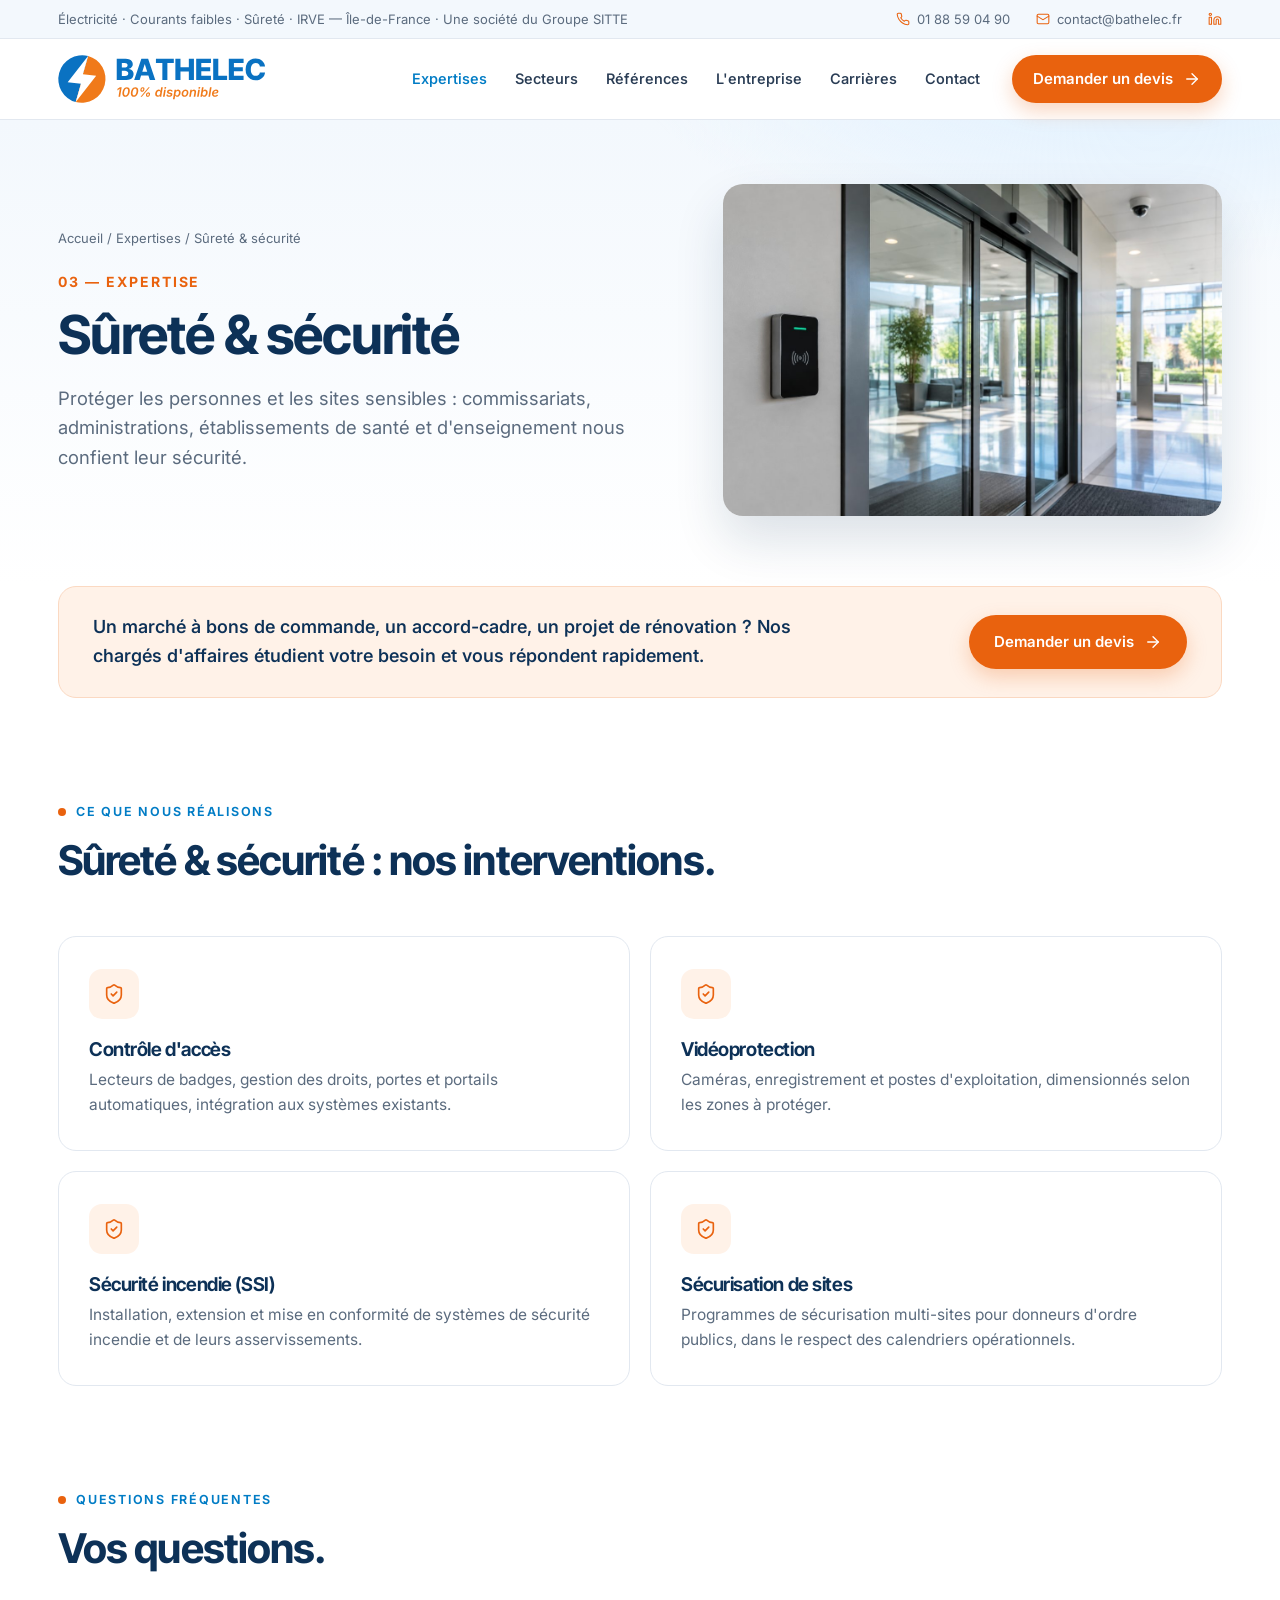
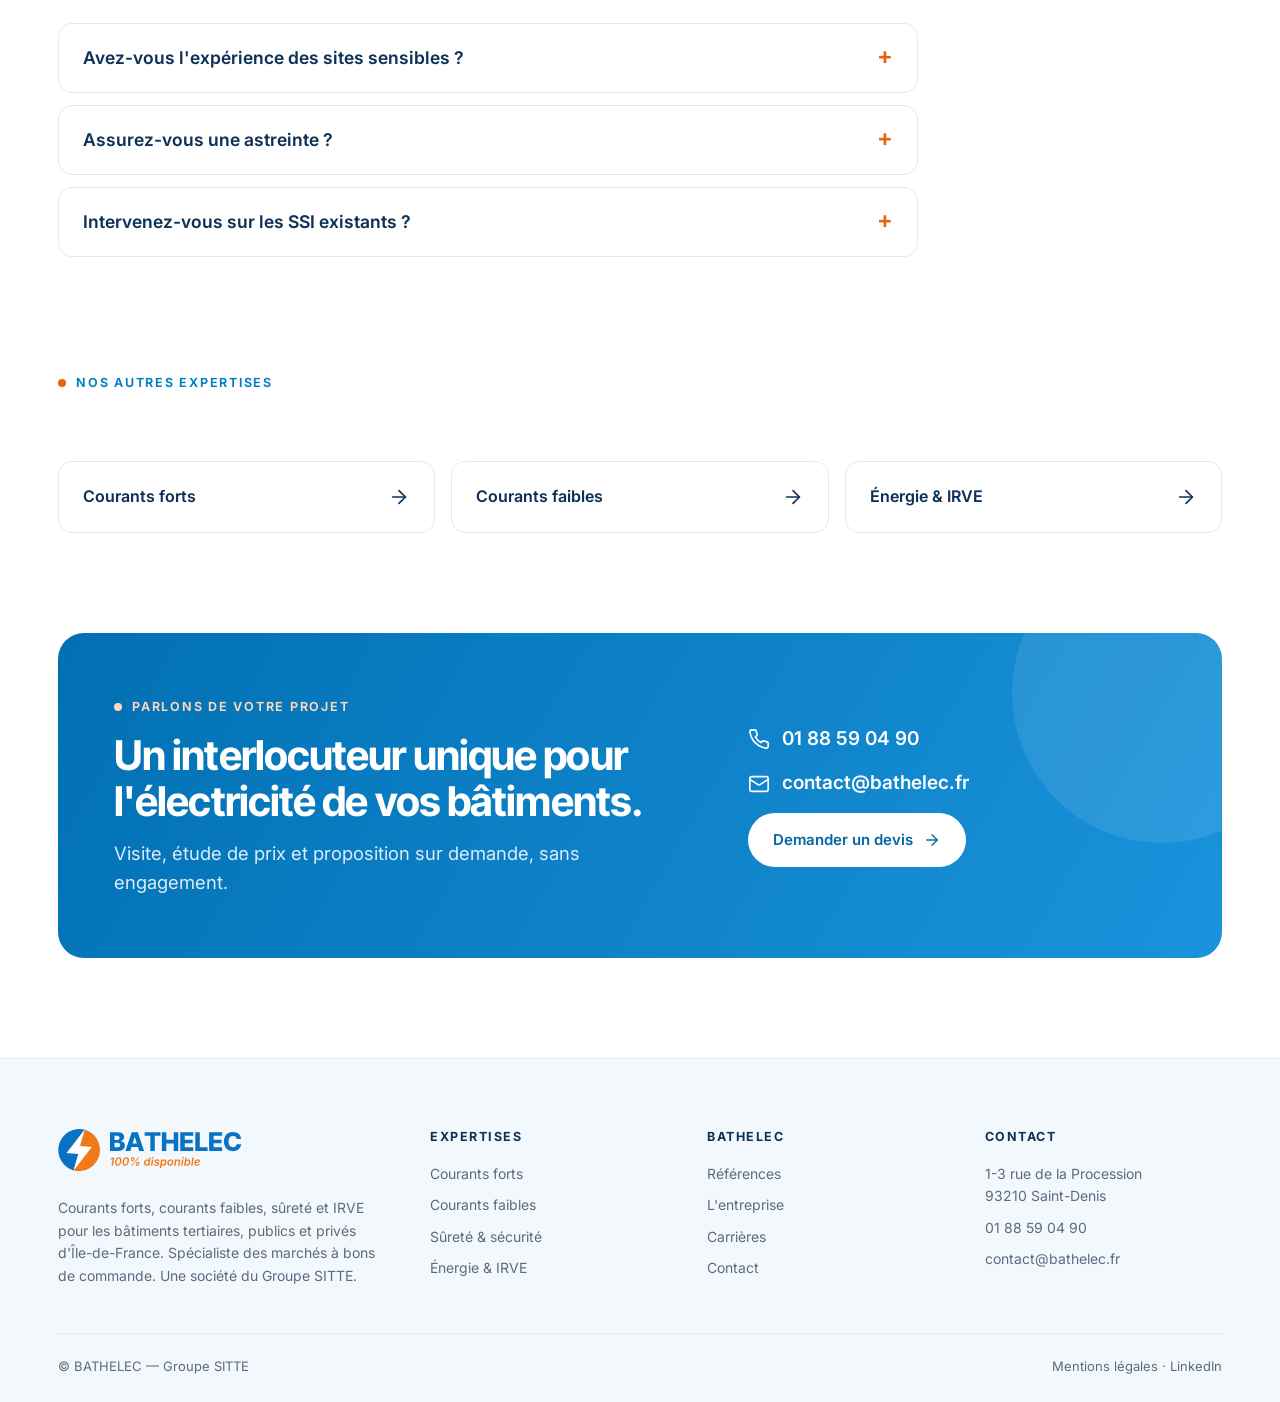
<file: expertises/surete-securite.html>
<!DOCTYPE html>
<html lang="fr"><head>
<meta charset="utf-8"><meta name="viewport" content="width=device-width,initial-scale=1">
<title>Sûreté &amp; sécurité | BATHELEC</title>
<meta name="description" content="Sûreté &amp; sécurité — Contrôle d&#x27;accès, portes automatiques, vidéoprotection, SSI. Bathelec, Île-de-France.">
<link rel="canonical" href="https://www.bathelec.fr/expertises/surete-securite.html">
<meta property="og:type" content="website"><meta property="og:title" content="Sûreté &amp; sécurité | BATHELEC"><meta property="og:description" content="Sûreté &amp; sécurité — Contrôle d&#x27;accès, portes automatiques, vidéoprotection, SSI. Bathelec, Île-de-France.">
<meta property="og:image" content="https://www.bathelec.fr/img/og.jpg"><meta property="og:url" content="https://www.bathelec.fr/expertises/surete-securite.html"><meta property="og:locale" content="fr_FR">
<link rel="icon" type="image/svg+xml" href="../img/favicon.svg"><link rel="icon" type="image/png" href="../img/favicon.png"><link rel="apple-touch-icon" href="../img/apple-touch-icon.png">
<link rel="preconnect" href="https://fonts.googleapis.com"><link rel="preconnect" href="https://fonts.gstatic.com" crossorigin>
<link href="https://fonts.googleapis.com/css2?family=Inter:wght@400;500;600;700&family=Inter+Tight:wght@600;700;800&display=swap" rel="stylesheet">
<link rel="stylesheet" href="../assets/style.css">
<script type="application/ld+json">{"@context": "https://schema.org", "@type": "Electrician", "name": "BATHELEC", "url": "https://www.bathelec.fr", "telephone": "+33 1 88 59 04 90", "email": "contact@bathelec.fr", "logo": "https://www.bathelec.fr/img/logo.png", "address": {"@type": "PostalAddress", "streetAddress": "1-3 rue de la Procession", "postalCode": "93210", "addressLocality": "Saint-Denis", "addressCountry": "FR"}, "areaServed": "Île-de-France", "parentOrganization": {"@type": "Organization", "name": "Groupe SITTE"}}</script>
</head><body>
<div class="top"><div class="wrap"><span class="hide-m">Électricité · Courants faibles · Sûreté · IRVE — Île-de-France · Une société du Groupe SITTE</span>
<div class="r"><a href="tel:+33188590490"><svg class="ic" viewBox="0 0 24 24" fill="none" stroke="currentColor" stroke-width="1.8" stroke-linecap="round" stroke-linejoin="round" aria-hidden="true"><path d="M22 16.92v3a2 2 0 0 1-2.18 2 19.79 19.79 0 0 1-8.63-3.07 19.5 19.5 0 0 1-6-6 19.79 19.79 0 0 1-3.07-8.67A2 2 0 0 1 4.11 2h3a2 2 0 0 1 2 1.72c.13.96.36 1.9.7 2.81a2 2 0 0 1-.45 2.11L8.09 9.91a16 16 0 0 0 6 6l1.27-1.27a2 2 0 0 1 2.11-.45c.91.34 1.85.57 2.81.7A2 2 0 0 1 22 16.92z"/></svg>01 88 59 04 90</a><a href="mailto:contact@bathelec.fr"><svg class="ic" viewBox="0 0 24 24" fill="none" stroke="currentColor" stroke-width="1.8" stroke-linecap="round" stroke-linejoin="round" aria-hidden="true"><rect width="20" height="16" x="2" y="4" rx="2"/><path d="m22 7-8.97 5.7a1.94 1.94 0 0 1-2.06 0L2 7"/></svg>contact@bathelec.fr</a><a href="https://fr.linkedin.com/company/bathelec" target="_blank" rel="noopener" aria-label="LinkedIn"><svg class="ic" viewBox="0 0 24 24" fill="none" stroke="currentColor" stroke-width="1.8" stroke-linecap="round" stroke-linejoin="round" aria-hidden="true"><path d="M16 8a6 6 0 0 1 6 6v7h-4v-7a2 2 0 0 0-2-2 2 2 0 0 0-2 2v7h-4v-7a6 6 0 0 1 6-6z"/><rect width="4" height="12" x="2" y="9"/><circle cx="4" cy="4" r="2"/></svg></a></div></div></div>
<header class="h"><div class="wrap">
<a class="brand" href="../index.html" aria-label="BATHELEC, accueil"><svg class="logo-anim" xmlns="http://www.w3.org/2000/svg" viewBox="0 0 605 150" width="605" height="150" role="img" aria-label="BATHELEC, 100% disponible"><g class="spin"><g transform="translate(0 6) scale(2.875)"><path d="M30.21 0.82 L24.95 19.33 L23.05 28.67 L17.79 47.18 A24 24 0 0 1 30.21 0.82 Z" fill="#0A72C2"/><path d="M30.21 0.82 L24.95 19.33 L23.05 28.67 L17.79 47.18 A24 24 0 0 0 30.21 0.82 Z" fill="#F07A1A"/><path d="M30.21 0.82 L9.69 27.30 L23.05 28.67 L17.79 47.18 L38.31 20.70 L24.95 19.33 Z" fill="#FFFFFF"/></g></g><path d="M169.4453125 78.0V16.88671875H194.916015625Q201.765625 16.88671875 206.400390625 18.8349609375Q211.03515625 20.783203125 213.373046875 24.26953125Q215.7109375 27.755859375 215.7109375 32.349609375Q215.7109375 35.8359375 214.2548828125 38.5634765625Q212.798828125 41.291015625 210.2353515625 43.095703125Q207.671875 44.900390625 204.30859375 45.59765625V46.25390625Q208.0 46.376953125 211.1376953125 48.2021484375Q214.275390625 50.02734375 216.1826171875 53.267578125Q218.08984375 56.5078125 218.08984375 60.896484375Q218.08984375 65.818359375 215.6083984375 69.6943359375Q213.126953125 73.5703125 208.3896484375 75.78515625Q203.65234375 78.0 196.884765625 78.0ZM184.169921875 66.10546875H193.357421875Q198.115234375 66.10546875 200.412109375 64.259765625Q202.708984375 62.4140625 202.708984375 59.21484375Q202.708984375 56.8359375 201.6015625 55.11328125Q200.494140625 53.390625 198.4638671875 52.447265625Q196.43359375 51.50390625 193.64453125 51.50390625H184.169921875ZM184.169921875 42.029296875H192.373046875Q194.79296875 42.029296875 196.6591796875 41.208984375Q198.525390625 40.388671875 199.591796875 38.8916015625Q200.658203125 37.39453125 200.658203125 35.220703125Q200.658203125 32.185546875 198.484375 30.4013671875Q196.310546875 28.6171875 192.619140625 28.6171875H184.169921875ZM235.63468749999998 78.0H219.76164062499998L240.43351562499998 16.88671875H260.038984375L280.66984375 78.0H264.8378125L260.81828125 65.162109375H239.65421874999998ZM257.2909375 53.923828125 250.48234374999998 32.267578125H249.99015624999998L243.18156249999998 53.923828125ZM282.50570312499997 28.904296875V16.88671875H334.10335937499997V28.904296875H315.56429687499997V78.0H301.04476562499997V28.904296875ZM338.60523437499995 78.0V16.88671875H353.32984374999995V41.4140625H377.44703124999995V16.88671875H392.17164062499995V78.0H377.44703124999995V53.431640625H353.32984374999995V78.0ZM398.64226562499994 78.0V16.88671875H441.25749999999994V28.904296875H413.36687499999994V41.25H439.04265624999994V52.98046875H413.36687499999994V65.982421875H441.21648437499994V78.0ZM447.6871093749999 78.0V16.88671875H462.4117187499999V65.982421875H487.8824218749999V78.0ZM492.7534374999999 78.0V16.88671875H535.3686718749999V28.904296875H507.4780468749999V41.25H533.1538281249999V52.98046875H507.4780468749999V65.982421875H535.3276562499999V78.0ZM570.0990625 78.8203125Q561.81390625 78.8203125 555.2719140625 75.169921875Q548.729921875 71.51953125 544.9359765625 64.5263671875Q541.14203125 57.533203125 541.14203125 47.484375Q541.14203125 37.39453125 544.9769921875 30.3603515625Q548.811953125 23.326171875 555.3949609375 19.6962890625Q561.97796875 16.06640625 570.0990625 16.06640625Q575.636171875 16.06640625 580.35296875 17.6044921875Q585.069765625 19.142578125 588.6586328125 22.095703125Q592.2475 25.048828125 594.46234375 29.314453125Q596.6771875 33.580078125 597.25140625 39.076171875H582.32171875Q582.034609375 36.779296875 581.1117578125 34.9130859375Q580.18890625 33.046875 578.6508203125 31.734375Q577.112734375 30.421875 575.061953125 29.7041015625Q573.011171875 28.986328125 570.468203125 28.986328125Q566.038515625 28.986328125 562.839296875 31.1806640625Q559.640078125 33.375 557.917421875 37.4970703125Q556.194765625 41.619140625 556.194765625 47.484375Q556.194765625 53.513671875 557.9379296875 57.6357421875Q559.68109375 61.7578125 562.8598046875 63.8291015625Q566.038515625 65.900390625 570.4271875 65.900390625Q572.847109375 65.900390625 574.856875 65.2646484375Q576.866640625 64.62890625 578.4047265625 63.4189453125Q579.9428125 62.208984375 580.9476953125 60.4658203125Q581.952578125 58.72265625 582.32171875 56.5078125H597.25140625Q596.84125 60.568359375 594.913515625 64.546875Q592.98578125 68.525390625 589.5609765625 71.7451171875Q586.136171875 74.96484375 581.2553125 76.892578125Q576.374453125 78.8203125 570.0990625 78.8203125Z" fill="#0A72C2"/><path d="M183.73583984375 99.0810546875 179.2734375 126.0H174.50390625L178.24365234375 103.380859375H178.06298828125L171.03515625 107.8974609375L171.7939453125 103.30859375L178.42431640625 99.0810546875ZM194.14208984375 126.361328125Q190.8720703125 126.361328125 188.83056640625 124.726318359375Q186.7890625 123.09130859375 186.075439453125 120.010986328125Q185.36181640625 116.9306640625 186.08447265625 112.55859375Q186.80712890625 108.1865234375 188.550537109375 105.088134765625Q190.2939453125 101.98974609375 192.87744140625 100.354736328125Q195.4609375 98.7197265625 198.712890625 98.7197265625Q201.94677734375 98.7197265625 203.997314453125 100.354736328125Q206.0478515625 101.98974609375 206.7705078125 105.070068359375Q207.4931640625 108.150390625 206.7705078125 112.5224609375Q206.0478515625 116.9306640625 204.3134765625 120.02001953125Q202.5791015625 123.109375 199.99560546875 124.7353515625Q197.412109375 126.361328125 194.14208984375 126.361328125ZM194.810546875 122.314453125Q196.5810546875 122.314453125 197.999267578125 121.158203125Q199.41748046875 120.001953125 200.4111328125 117.81591796875Q201.40478515625 115.6298828125 201.91064453125 112.5224609375Q202.4345703125 109.451171875 202.16357421875 107.26513671875Q201.892578125 105.0791015625 200.86279296875 103.913818359375Q199.8330078125 102.74853515625 198.04443359375 102.74853515625Q196.31005859375 102.74853515625 194.891845703125 103.88671875Q193.4736328125 105.02490234375 192.4619140625 107.2109375Q191.4501953125 109.39697265625 190.92626953125 112.57666015625Q190.42041015625 115.666015625 190.69140625 117.843017578125Q190.96240234375 120.02001953125 192.001220703125 121.167236328125Q193.0400390625 122.314453125 194.810546875 122.314453125ZM218.53173828125 126.361328125Q215.26171875 126.361328125 213.22021484375 124.726318359375Q211.1787109375 123.09130859375 210.465087890625 120.010986328125Q209.75146484375 116.9306640625 210.47412109375 112.55859375Q211.19677734375 108.1865234375 212.940185546875 105.088134765625Q214.68359375 101.98974609375 217.26708984375 100.354736328125Q219.8505859375 98.7197265625 223.1025390625 98.7197265625Q226.33642578125 98.7197265625 228.386962890625 100.354736328125Q230.4375 101.98974609375 231.16015625 105.070068359375Q231.8828125 108.150390625 231.16015625 112.5224609375Q230.4375 116.9306640625 228.703125 120.02001953125Q226.96875 123.109375 224.38525390625 124.7353515625Q221.8017578125 126.361328125 218.53173828125 126.361328125ZM219.2001953125 122.314453125Q220.970703125 122.314453125 222.388916015625 121.158203125Q223.80712890625 120.001953125 224.80078125 117.81591796875Q225.79443359375 115.6298828125 226.30029296875 112.5224609375Q226.82421875 109.451171875 226.55322265625 107.26513671875Q226.2822265625 105.0791015625 225.25244140625 103.913818359375Q224.22265625 102.74853515625 222.43408203125 102.74853515625Q220.69970703125 102.74853515625 219.281494140625 103.88671875Q217.86328125 105.02490234375 216.8515625 107.2109375Q215.83984375 109.39697265625 215.31591796875 112.57666015625Q214.81005859375 115.666015625 215.0810546875 117.843017578125Q215.35205078125 120.02001953125 216.390869140625 121.167236328125Q217.4296875 122.314453125 219.2001953125 122.314453125ZM242.45166015625 111.619140625Q240.5908203125 111.619140625 239.45263671875 110.82421875Q238.314453125 110.029296875 237.89892578125 108.71044921875Q237.4833984375 107.3916015625 237.736328125 105.837890625L237.97119140625 104.4287109375Q238.22412109375 102.875 239.109375 101.55615234375Q239.99462890625 100.2373046875 241.394775390625 99.4423828125Q242.794921875 98.6474609375 244.6015625 98.6474609375Q246.48046875 98.6474609375 247.609619140625 99.4423828125Q248.73876953125 100.2373046875 249.154296875 101.55615234375Q249.56982421875 102.875 249.31689453125 104.4287109375L249.08203125 105.837890625Q248.8291015625 107.3916015625 247.9619140625 108.71044921875Q247.0947265625 110.029296875 245.694580078125 110.82421875Q244.29443359375 111.619140625 242.45166015625 111.619140625ZM242.939453125 108.6201171875Q244.2041015625 108.6201171875 244.83642578125 107.761962890625Q245.46875 106.90380859375 245.63134765625 105.837890625L245.8662109375 104.4287109375Q246.046875 103.36279296875 245.7216796875 102.49560546875Q245.396484375 101.62841796875 244.095703125 101.62841796875Q242.88525390625 101.62841796875 242.225830078125 102.504638671875Q241.56640625 103.380859375 241.40380859375 104.4287109375L241.1689453125 105.837890625Q240.98828125 106.90380859375 241.340576171875 107.761962890625Q241.69287109375 108.6201171875 242.939453125 108.6201171875ZM258.56689453125 126.48779296875Q256.7060546875 126.48779296875 255.56787109375 125.69287109375Q254.4296875 124.89794921875 254.01416015625 123.5791015625Q253.5986328125 122.26025390625 253.8515625 120.70654296875L254.08642578125 119.29736328125Q254.33935546875 117.74365234375 255.215576171875 116.4248046875Q256.091796875 115.10595703125 257.5009765625 114.31103515625Q258.91015625 113.51611328125 260.716796875 113.51611328125Q262.595703125 113.51611328125 263.724853515625 114.31103515625Q264.85400390625 115.10595703125 265.26953125 116.4248046875Q265.68505859375 117.74365234375 265.4140625 119.29736328125L265.17919921875 120.70654296875Q264.9443359375 122.2783203125 264.0771484375 123.588134765625Q263.2099609375 124.89794921875 261.809814453125 125.69287109375Q260.40966796875 126.48779296875 258.56689453125 126.48779296875ZM259.0546875 123.48876953125Q260.3193359375 123.48876953125 260.95166015625 122.630615234375Q261.583984375 121.7724609375 261.74658203125 120.70654296875L261.9814453125 119.29736328125Q262.162109375 118.2314453125 261.8369140625 117.3642578125Q261.51171875 116.4970703125 260.2109375 116.4970703125Q259.00048828125 116.4970703125 258.341064453125 117.373291015625Q257.681640625 118.24951171875 257.51904296875 119.29736328125L257.2841796875 120.70654296875Q257.103515625 121.7724609375 257.455810546875 122.630615234375Q257.80810546875 123.48876953125 259.0546875 123.48876953125ZM238.2421875 126.0 261.20458984375 99.0810546875H264.7275390625L241.76513671875 126.0ZM287.40087890625 126.361328125Q284.2392578125 126.361328125 282.297119140625 124.256591796875Q280.35498046875 122.15185546875 280.35498046875 118.32177734375Q280.35498046875 115.955078125 281.014404296875 113.687744140625Q281.673828125 111.42041015625 282.95654296875 109.57763671875Q284.2392578125 107.73486328125 286.091064453125 106.641845703125Q287.94287109375 105.548828125 290.3095703125 105.548828125Q292.17041015625 105.548828125 293.2724609375 106.172119140625Q294.37451171875 106.79541015625 294.9345703125 107.671630859375Q295.49462890625 108.5478515625 295.7294921875 109.28857421875H295.92822265625L297.62646484375 99.0810546875H302.32373046875L297.861328125 126.0H293.25439453125L293.814453125 122.80224609375H293.525390625Q293.03759765625 123.615234375 292.24267578125 124.4462890625Q291.44775390625 125.27734375 290.264404296875 125.8193359375Q289.0810546875 126.361328125 287.40087890625 126.361328125ZM288.7919921875 122.4951171875Q290.36376953125 122.4951171875 291.547119140625 121.709228515625Q292.73046875 120.92333984375 293.534423828125 119.62255859375Q294.33837890625 118.32177734375 294.744873046875 116.7861328125Q295.1513671875 115.25048828125 295.1513671875 113.7509765625Q295.1513671875 111.74560546875 294.239013671875 110.580322265625Q293.32666015625 109.4150390625 291.48388671875 109.4150390625Q289.912109375 109.4150390625 288.728759765625 110.19189453125Q287.54541015625 110.96875 286.75048828125 112.25146484375Q285.95556640625 113.5341796875 285.549072265625 115.0517578125Q285.142578125 116.5693359375 285.142578125 118.05078125Q285.142578125 120.0380859375 286.036865234375 121.2666015625Q286.93115234375 122.4951171875 288.7919921875 122.4951171875ZM302.86572265625 126.0 306.2080078125 105.8017578125H310.9052734375L307.56298828125 126.0ZM309.0263671875 102.947265625Q307.90625 102.947265625 307.228759765625 102.1884765625Q306.55126953125 101.4296875 306.73193359375 100.36376953125Q306.89453125 99.2978515625 307.833984375 98.548095703125Q308.7734375 97.79833984375 309.8935546875 97.79833984375Q311.03173828125 97.79833984375 311.709228515625 98.548095703125Q312.38671875 99.2978515625 312.2060546875 100.36376953125Q312.025390625 101.4296875 311.094970703125 102.1884765625Q310.16455078125 102.947265625 309.0263671875 102.947265625ZM320.35400390625 126.41552734375Q318.04150390625 126.41552734375 316.34326171875 125.7470703125Q314.64501953125 125.07861328125 313.678466796875 123.841064453125Q312.7119140625 122.603515625 312.5673828125 120.88720703125Q312.5673828125 120.77880859375 312.558349609375 120.697509765625Q312.54931640625 120.6162109375 312.54931640625 120.52587890625L316.9755859375 120.02001953125Q317.1201171875 121.50146484375 317.9873046875 122.160888671875Q318.8544921875 122.8203125 320.53466796875 122.8203125Q321.69091796875 122.8203125 322.66650390625 122.47705078125Q323.64208984375 122.1337890625 324.2744140625 121.546630859375Q324.90673828125 120.95947265625 324.9970703125 120.1826171875Q325.08740234375 119.40576171875 324.5634765625 118.872802734375Q324.03955078125 118.33984375 322.7568359375 118.06884765625L319.4326171875 117.328125Q316.794921875 116.7138671875 315.575439453125 115.3046875Q314.35595703125 113.8955078125 314.57275390625 111.763671875Q314.771484375 109.8125 316.009033203125 108.42138671875Q317.24658203125 107.0302734375 319.19775390625 106.28955078125Q321.14892578125 105.548828125 323.46142578125 105.548828125Q326.8037109375 105.548828125 328.6103515625 106.894775390625Q330.4169921875 108.24072265625 330.7421875 110.40869140625Q330.7783203125 110.51708984375 330.805419921875 110.652587890625Q330.83251953125 110.7880859375 330.8505859375 110.91455078125L326.64111328125 111.42041015625Q326.46044921875 110.37255859375 325.746826171875 109.713134765625Q325.033203125 109.0537109375 323.46142578125 109.0537109375Q322.44970703125 109.0537109375 321.5283203125 109.37890625Q320.60693359375 109.7041015625 319.99267578125 110.273193359375Q319.37841796875 110.84228515625 319.2880859375 111.6552734375Q319.16162109375 112.4501953125 319.694580078125 112.965087890625Q320.2275390625 113.47998046875 321.65478515625 113.80517578125L324.9609375 114.52783203125Q327.61669921875 115.10595703125 328.84521484375 116.4609375Q330.07373046875 117.81591796875 329.8388671875 119.8935546875Q329.6943359375 121.39306640625 328.8994140625 122.594482421875Q328.1044921875 123.7958984375 326.8037109375 124.654052734375Q325.5029296875 125.51220703125 323.849853515625 125.9638671875Q322.19677734375 126.41552734375 320.35400390625 126.41552734375ZM331.609375 133.5517578125 336.21630859375 105.8017578125H340.80517578125L340.22705078125 109.14404296875H340.3896484375Q340.87744140625 108.38525390625 341.681396484375 107.545166015625Q342.4853515625 106.705078125 343.704833984375 106.126953125Q344.92431640625 105.548828125 346.65869140625 105.548828125Q348.736328125 105.548828125 350.317138671875 106.47021484375Q351.89794921875 107.3916015625 352.80126953125 109.18017578125Q353.70458984375 110.96875 353.70458984375 113.5703125Q353.70458984375 115.79248046875 353.072265625 118.05078125Q352.43994140625 120.30908203125 351.193359375 122.18798828125Q349.94677734375 124.06689453125 348.076904296875 125.214111328125Q346.20703125 126.361328125 343.73193359375 126.361328125Q341.92529296875 126.361328125 340.832275390625 125.7470703125Q339.7392578125 125.1328125 339.17919921875 124.265625Q338.619140625 123.3984375 338.3662109375 122.67578125H338.09521484375L336.306640625 133.5517578125ZM342.5576171875 122.4951171875Q344.18359375 122.4951171875 345.3759765625 121.673095703125Q346.568359375 120.85107421875 347.36328125 119.5322265625Q348.158203125 118.21337890625 348.546630859375 116.69580078125Q348.93505859375 115.17822265625 348.93505859375 113.80517578125Q348.93505859375 111.81787109375 348.040771484375 110.616455078125Q347.146484375 109.4150390625 345.267578125 109.4150390625Q343.69580078125 109.4150390625 342.50341796875 110.19189453125Q341.31103515625 110.96875 340.51611328125 112.242431640625Q339.72119140625 113.51611328125 339.32373046875 115.042724609375Q338.92626953125 116.5693359375 338.92626953125 118.06884765625Q338.92626953125 120.1103515625 339.838623046875 121.302734375Q340.7509765625 122.4951171875 342.5576171875 122.4951171875ZM364.94189453125 126.41552734375Q362.30419921875 126.41552734375 360.443359375 125.376708984375Q358.58251953125 124.337890625 357.5888671875 122.449951171875Q356.59521484375 120.56201171875 356.59521484375 118.03271484375Q356.59521484375 115.61181640625 357.363037109375 113.37158203125Q358.130859375 111.13134765625 359.585205078125 109.369873046875Q361.03955078125 107.6083984375 363.126220703125 106.57861328125Q365.212890625 105.548828125 367.8505859375 105.548828125Q370.48828125 105.548828125 372.358154296875 106.57861328125Q374.22802734375 107.6083984375 375.2216796875 109.496337890625Q376.21533203125 111.38427734375 376.21533203125 113.931640625Q376.21533203125 116.37060546875 375.447509765625 118.61083984375Q374.6796875 120.85107421875 373.21630859375 122.612548828125Q371.7529296875 124.3740234375 369.666259765625 125.394775390625Q367.57958984375 126.41552734375 364.94189453125 126.41552734375ZM365.08642578125 122.603515625Q366.71240234375 122.603515625 367.9228515625 121.7724609375Q369.13330078125 120.94140625 369.919189453125 119.62255859375Q370.705078125 118.3037109375 371.093505859375 116.777099609375Q371.48193359375 115.25048828125 371.48193359375 113.859375Q371.48193359375 112.54052734375 371.075439453125 111.52880859375Q370.6689453125 110.51708984375 369.837890625 109.93896484375Q369.0068359375 109.36083984375 367.7060546875 109.36083984375Q366.080078125 109.36083984375 364.86962890625 110.182861328125Q363.6591796875 111.0048828125 362.873291015625 112.32373046875Q362.08740234375 113.642578125 361.698974609375 115.169189453125Q361.310546875 116.69580078125 361.310546875 118.10498046875Q361.310546875 120.07421875 362.23193359375 121.3388671875Q363.1533203125 122.603515625 365.08642578125 122.603515625ZM385.14013671875 114.3291015625 383.18896484375 126.0H378.49169921875L381.85205078125 105.8017578125H386.29638671875L385.736328125 109.54150390625Q386.80224609375 107.77099609375 388.193359375 106.79541015625Q389.98193359375 105.548828125 392.36669921875 105.548828125Q394.5166015625 105.548828125 395.97998046875 106.479248046875Q397.443359375 107.40966796875 398.066650390625 109.14404296875Q398.68994140625 110.87841796875 398.2744140625 113.3173828125L396.16064453125 126.0H391.46337890625L393.5048828125 113.73291015625Q393.8662109375 111.67333984375 392.989990234375 110.607421875Q392.11376953125 109.54150390625 390.37939453125 109.54150390625Q389.07861328125 109.54150390625 387.9765625 110.11962890625Q386.87451171875 110.69775390625 386.124755859375 111.772705078125Q385.375 112.84765625 385.14013671875 114.3291015625ZM401.1650390625 126.0 404.50732421875 105.8017578125H409.20458984375L405.8623046875 126.0ZM407.32568359375 102.947265625Q406.20556640625 102.947265625 405.528076171875 102.1884765625Q404.8505859375 101.4296875 405.03125 100.36376953125Q405.19384765625 99.2978515625 406.13330078125 98.548095703125Q407.07275390625 97.79833984375 408.19287109375 97.79833984375Q409.3310546875 97.79833984375 410.008544921875 98.548095703125Q410.68603515625 99.2978515625 410.50537109375 100.36376953125Q410.32470703125 101.4296875 409.394287109375 102.1884765625Q408.4638671875 102.947265625 407.32568359375 102.947265625ZM421.724609375 126.361328125Q419.93603515625 126.361328125 418.833984375 125.76513671875Q417.73193359375 125.1689453125 417.15380859375 124.31982421875Q416.57568359375 123.470703125 416.3046875 122.72998046875H416.015625L415.4375 126.0H410.8486328125L415.31103515625 99.0810546875H420.00830078125L418.31005859375 109.14404296875H418.544921875Q419.05078125 108.38525390625 419.8095703125 107.545166015625Q420.568359375 106.705078125 421.74267578125 106.126953125Q422.9169921875 105.548828125 424.6513671875 105.548828125Q426.72900390625 105.548828125 428.309814453125 106.47021484375Q429.890625 107.3916015625 430.7939453125 109.18017578125Q431.697265625 110.96875 431.697265625 113.5703125Q431.697265625 115.79248046875 431.06494140625 118.05078125Q430.4326171875 120.30908203125 429.18603515625 122.18798828125Q427.939453125 124.06689453125 426.069580078125 125.214111328125Q424.19970703125 126.361328125 421.724609375 126.361328125ZM420.55029296875 122.4951171875Q422.17626953125 122.4951171875 423.36865234375 121.673095703125Q424.56103515625 120.85107421875 425.35595703125 119.5322265625Q426.15087890625 118.21337890625 426.539306640625 116.69580078125Q426.927734375 115.17822265625 426.927734375 113.80517578125Q426.927734375 111.81787109375 426.033447265625 110.616455078125Q425.13916015625 109.4150390625 423.26025390625 109.4150390625Q421.6884765625 109.4150390625 420.49609375 110.19189453125Q419.3037109375 110.96875 418.5087890625 112.242431640625Q417.7138671875 113.51611328125 417.31640625 115.042724609375Q416.9189453125 116.5693359375 416.9189453125 118.06884765625Q416.9189453125 120.1103515625 417.831298828125 121.302734375Q418.74365234375 122.4951171875 420.55029296875 122.4951171875ZM443.115234375 99.0810546875 438.65283203125 126.0H433.95556640625L438.41796875 99.0810546875ZM452.6904296875 126.43359375Q450.07080078125 126.43359375 448.173828125 125.448974609375Q446.27685546875 124.46435546875 445.26513671875 122.630615234375Q444.25341796875 120.796875 444.25341796875 118.2314453125Q444.25341796875 115.6298828125 445.093505859375 113.326416015625Q445.93359375 111.02294921875 447.478271484375 109.243408203125Q449.02294921875 107.4638671875 451.1005859375 106.4521484375Q453.17822265625 105.4404296875 455.6533203125 105.4404296875Q457.73095703125 105.4404296875 459.3388671875 106.135986328125Q460.94677734375 106.83154296875 461.8681640625 108.123291015625Q462.78955078125 109.4150390625 462.78955078125 111.185546875Q462.78955078125 113.01025390625 461.759765625 114.220703125Q460.72998046875 115.43115234375 458.679443359375 116.1357421875Q456.62890625 116.84033203125 453.57568359375 117.12939453125Q451.44384765625 117.34619140625 448.80615234375 117.41845703125Q448.77001953125 117.8701171875 448.77001953125 118.28564453125Q448.77001953125 119.5322265625 449.16748046875 120.552978515625Q449.56494140625 121.57373046875 450.50439453125 122.160888671875Q451.44384765625 122.748046875 453.015625 122.748046875Q454.69580078125 122.748046875 455.987548828125 122.04345703125Q457.279296875 121.3388671875 457.87548828125 120.09228515625L462.13916015625 120.81494140625Q461.109375 123.3623046875 458.589111328125 124.89794921875Q456.06884765625 126.43359375 452.6904296875 126.43359375ZM449.34814453125 114.41943359375Q451.208984375 114.38330078125 452.6181640625 114.29296875Q454.822265625 114.1484375 456.06884765625 113.80517578125Q457.3154296875 113.4619140625 457.830322265625 112.856689453125Q458.34521484375 112.25146484375 458.34521484375 111.34814453125Q458.34521484375 110.318359375 457.487060546875 109.72216796875Q456.62890625 109.1259765625 455.18359375 109.1259765625Q453.32275390625 109.1259765625 452.085205078125 110.056396484375Q450.84765625 110.98681640625 450.125 112.43212890625Q449.63720703125 113.3896484375 449.34814453125 114.41943359375Z" fill="#F07A1A"/><rect class="uline" x="166" y="137" width="300.5" height="4.5" rx="2.25" fill="#F07A1A"/></svg></a>
<nav class="m">
<div class="dd"><a href="../index.html#expertises" class="on">Expertises</a><div class="menu"><a href="../expertises/courants-forts.html"><svg class="ic" viewBox="0 0 24 24" fill="none" stroke="currentColor" stroke-width="1.8" stroke-linecap="round" stroke-linejoin="round" aria-hidden="true"><path d="M13 2 3 14h9l-1 8 10-12h-9l1-8z"/></svg><span>Courants forts<small>Colonnes montantes, TGBT, postes MT/BT, distribution et éclairage.</small></span></a><a href="../expertises/courants-faibles.html"><svg class="ic" viewBox="0 0 24 24" fill="none" stroke="currentColor" stroke-width="1.8" stroke-linecap="round" stroke-linejoin="round" aria-hidden="true"><rect x="16" y="16" width="6" height="6" rx="1"/><rect x="2" y="16" width="6" height="6" rx="1"/><rect x="9" y="2" width="6" height="6" rx="1"/><path d="M5 16v-3a1 1 0 0 1 1-1h12a1 1 0 0 1 1 1v3"/><path d="M12 12V8"/></svg><span>Courants faibles<small>Câblage VDI, informatique, téléphonie, interphonie et visiophonie.</small></span></a><a href="../expertises/surete-securite.html"><svg class="ic" viewBox="0 0 24 24" fill="none" stroke="currentColor" stroke-width="1.8" stroke-linecap="round" stroke-linejoin="round" aria-hidden="true"><path d="M20 13c0 5-3.5 7.5-7.66 8.95a1 1 0 0 1-.67-.01C7.5 20.5 4 18 4 13V6a1 1 0 0 1 1-1c2 0 4.5-1.2 6.24-2.72a1.17 1.17 0 0 1 1.52 0C14.51 3.81 17 5 19 5a1 1 0 0 1 1 1z"/><path d="m9 12 2 2 4-4"/></svg><span>Sûreté & sécurité<small>Contrôle d&#x27;accès, portes automatiques, vidéoprotection, SSI.</small></span></a><a href="../expertises/energie-irve.html"><svg class="ic" viewBox="0 0 24 24" fill="none" stroke="currentColor" stroke-width="1.8" stroke-linecap="round" stroke-linejoin="round" aria-hidden="true"><path d="M12 22v-5"/><path d="M9 8V2"/><path d="M15 8V2"/><path d="M18 8v5a4 4 0 0 1-4 4h-4a4 4 0 0 1-4-4V8Z"/></svg><span>Énergie & IRVE<small>Bornes de recharge, puissance, raccordement et photovoltaïque.</small></span></a></div></div>
<a href="../index.html#secteurs">Secteurs</a>
<a href="../references.html">Références</a>
<a href="../entreprise.html">L'entreprise</a>
<a href="../carrieres.html">Carrières</a>
<a href="../contact.html">Contact</a>
<a class="btn btn-o" href="../contact.html#form">Demander un devis <svg class="ic" viewBox="0 0 24 24" fill="none" stroke="currentColor" stroke-width="1.8" stroke-linecap="round" stroke-linejoin="round" aria-hidden="true"><path d="M5 12h14"/><path d="m12 5 7 7-7 7"/></svg></a>
</nav>
<a class="callm" href="tel:+33188590490" aria-label="Appeler Bathelec"><svg class="ic" viewBox="0 0 24 24" fill="none" stroke="currentColor" stroke-width="1.8" stroke-linecap="round" stroke-linejoin="round" aria-hidden="true"><path d="M22 16.92v3a2 2 0 0 1-2.18 2 19.79 19.79 0 0 1-8.63-3.07 19.5 19.5 0 0 1-6-6 19.79 19.79 0 0 1-3.07-8.67A2 2 0 0 1 4.11 2h3a2 2 0 0 1 2 1.72c.13.96.36 1.9.7 2.81a2 2 0 0 1-.45 2.11L8.09 9.91a16 16 0 0 0 6 6l1.27-1.27a2 2 0 0 1 2.11-.45c.91.34 1.85.57 2.81.7A2 2 0 0 1 22 16.92z"/></svg></a>
<button class="burger" aria-label="Menu"><svg class="ic" viewBox="0 0 24 24" fill="none" stroke="currentColor" stroke-width="1.8" stroke-linecap="round" stroke-linejoin="round" aria-hidden="true"><line x1="4" x2="20" y1="6" y2="6"/><line x1="4" x2="20" y1="12" y2="12"/><line x1="4" x2="20" y1="18" y2="18"/></svg></button>
</div></header>
<main><section class="phero"><div class="wrap"><div class="grid">
<div><div class="crumb"><a href="../index.html">Accueil</a> / <a href="../index.html#expertises">Expertises</a> / Sûreté & sécurité</div><div class="num">03 — EXPERTISE</div><h1>Sûreté & sécurité</h1><p>Protéger les personnes et les sites sensibles : commissariats, administrations, établissements de santé et d&#x27;enseignement nous confient leur sécurité.</p></div><div class="pic rv"><img src="../img/surete.jpg" alt=""></div></div></div></section>
<section class="band"><div class="wrap"><div class="box"><p>Un marché à bons de commande, un accord-cadre, un projet de rénovation ? Nos chargés d'affaires étudient votre besoin et vous répondent rapidement.</p>
<a class="btn btn-o" href="../contact.html#form">Demander un devis <svg class="ic" viewBox="0 0 24 24" fill="none" stroke="currentColor" stroke-width="1.8" stroke-linecap="round" stroke-linejoin="round" aria-hidden="true"><path d="M5 12h14"/><path d="m12 5 7 7-7 7"/></svg></a></div></div></section>
<section><div class="wrap"><div class="sec-head rv"><div><span class="kicker">Ce que nous réalisons</span><h2>Sûreté & sécurité : nos interventions.</h2></div></div>
<div class="cards4"><div class="card rv"><div class="ico"><svg class="ic" viewBox="0 0 24 24" fill="none" stroke="currentColor" stroke-width="1.8" stroke-linecap="round" stroke-linejoin="round" aria-hidden="true"><path d="M20 13c0 5-3.5 7.5-7.66 8.95a1 1 0 0 1-.67-.01C7.5 20.5 4 18 4 13V6a1 1 0 0 1 1-1c2 0 4.5-1.2 6.24-2.72a1.17 1.17 0 0 1 1.52 0C14.51 3.81 17 5 19 5a1 1 0 0 1 1 1z"/><path d="m9 12 2 2 4-4"/></svg></div><h3>Contrôle d'accès</h3><p>Lecteurs de badges, gestion des droits, portes et portails automatiques, intégration aux systèmes existants.</p></div><div class="card rv"><div class="ico"><svg class="ic" viewBox="0 0 24 24" fill="none" stroke="currentColor" stroke-width="1.8" stroke-linecap="round" stroke-linejoin="round" aria-hidden="true"><path d="M20 13c0 5-3.5 7.5-7.66 8.95a1 1 0 0 1-.67-.01C7.5 20.5 4 18 4 13V6a1 1 0 0 1 1-1c2 0 4.5-1.2 6.24-2.72a1.17 1.17 0 0 1 1.52 0C14.51 3.81 17 5 19 5a1 1 0 0 1 1 1z"/><path d="m9 12 2 2 4-4"/></svg></div><h3>Vidéoprotection</h3><p>Caméras, enregistrement et postes d'exploitation, dimensionnés selon les zones à protéger.</p></div><div class="card rv"><div class="ico"><svg class="ic" viewBox="0 0 24 24" fill="none" stroke="currentColor" stroke-width="1.8" stroke-linecap="round" stroke-linejoin="round" aria-hidden="true"><path d="M20 13c0 5-3.5 7.5-7.66 8.95a1 1 0 0 1-.67-.01C7.5 20.5 4 18 4 13V6a1 1 0 0 1 1-1c2 0 4.5-1.2 6.24-2.72a1.17 1.17 0 0 1 1.52 0C14.51 3.81 17 5 19 5a1 1 0 0 1 1 1z"/><path d="m9 12 2 2 4-4"/></svg></div><h3>Sécurité incendie (SSI)</h3><p>Installation, extension et mise en conformité de systèmes de sécurité incendie et de leurs asservissements.</p></div><div class="card rv"><div class="ico"><svg class="ic" viewBox="0 0 24 24" fill="none" stroke="currentColor" stroke-width="1.8" stroke-linecap="round" stroke-linejoin="round" aria-hidden="true"><path d="M20 13c0 5-3.5 7.5-7.66 8.95a1 1 0 0 1-.67-.01C7.5 20.5 4 18 4 13V6a1 1 0 0 1 1-1c2 0 4.5-1.2 6.24-2.72a1.17 1.17 0 0 1 1.52 0C14.51 3.81 17 5 19 5a1 1 0 0 1 1 1z"/><path d="m9 12 2 2 4-4"/></svg></div><h3>Sécurisation de sites</h3><p>Programmes de sécurisation multi-sites pour donneurs d'ordre publics, dans le respect des calendriers opérationnels.</p></div></div></div></section>
<section style="padding-top:0"><div class="wrap"><div class="sec-head rv"><div><span class="kicker">Questions fréquentes</span><h2>Vos questions.</h2></div></div>
<div class="faq rv"><details><summary>Avez-vous l'expérience des sites sensibles ?</summary><p>Oui, nous avons conduit des programmes de sécurisation de commissariats pour un donneur d'ordre ministériel.</p></details><details><summary>Assurez-vous une astreinte ?</summary><p>Oui, nos clients sous contrat bénéficient d'une astreinte et d'une intervention rapide.</p></details><details><summary>Intervenez-vous sur les SSI existants ?</summary><p>Oui : extensions, modifications liées aux réaménagements et mises en conformité.</p></details></div></div></section>
<section style="padding-top:0"><div class="wrap"><div class="sec-head"><div><span class="kicker">Nos autres expertises</span></div></div><div class="other"><a href="courants-forts.html">Courants forts <svg class="ic" viewBox="0 0 24 24" fill="none" stroke="currentColor" stroke-width="1.8" stroke-linecap="round" stroke-linejoin="round" aria-hidden="true"><path d="M5 12h14"/><path d="m12 5 7 7-7 7"/></svg></a><a href="courants-faibles.html">Courants faibles <svg class="ic" viewBox="0 0 24 24" fill="none" stroke="currentColor" stroke-width="1.8" stroke-linecap="round" stroke-linejoin="round" aria-hidden="true"><path d="M5 12h14"/><path d="m12 5 7 7-7 7"/></svg></a><a href="energie-irve.html">Énergie & IRVE <svg class="ic" viewBox="0 0 24 24" fill="none" stroke="currentColor" stroke-width="1.8" stroke-linecap="round" stroke-linejoin="round" aria-hidden="true"><path d="M5 12h14"/><path d="m12 5 7 7-7 7"/></svg></a></div></div></section>
<section class="cta"><div class="wrap"><div class="box">
<div class="rv"><span class="kicker">Parlons de votre projet</span><h2>Un interlocuteur unique pour l'électricité de vos bâtiments.</h2>
<p class="lead">Visite, étude de prix et proposition sur demande, sans engagement.</p></div>
<div class="contact-l rv"><a class="t" href="tel:+33188590490"><svg class="ic" viewBox="0 0 24 24" fill="none" stroke="currentColor" stroke-width="1.8" stroke-linecap="round" stroke-linejoin="round" aria-hidden="true"><path d="M22 16.92v3a2 2 0 0 1-2.18 2 19.79 19.79 0 0 1-8.63-3.07 19.5 19.5 0 0 1-6-6 19.79 19.79 0 0 1-3.07-8.67A2 2 0 0 1 4.11 2h3a2 2 0 0 1 2 1.72c.13.96.36 1.9.7 2.81a2 2 0 0 1-.45 2.11L8.09 9.91a16 16 0 0 0 6 6l1.27-1.27a2 2 0 0 1 2.11-.45c.91.34 1.85.57 2.81.7A2 2 0 0 1 22 16.92z"/></svg>01 88 59 04 90</a><a class="t" href="mailto:contact@bathelec.fr"><svg class="ic" viewBox="0 0 24 24" fill="none" stroke="currentColor" stroke-width="1.8" stroke-linecap="round" stroke-linejoin="round" aria-hidden="true"><rect width="20" height="16" x="2" y="4" rx="2"/><path d="m22 7-8.97 5.7a1.94 1.94 0 0 1-2.06 0L2 7"/></svg>contact@bathelec.fr</a>
<a class="btn btn-w" href="../contact.html#form">Demander un devis <svg class="ic" viewBox="0 0 24 24" fill="none" stroke="currentColor" stroke-width="1.8" stroke-linecap="round" stroke-linejoin="round" aria-hidden="true"><path d="M5 12h14"/><path d="m12 5 7 7-7 7"/></svg></a></div>
</div></div></section></main>
<footer><div class="wrap">
<div class="cols">
<div><a class="brand" href="../index.html" aria-label="BATHELEC, accueil"><svg class="logo-anim" xmlns="http://www.w3.org/2000/svg" viewBox="0 0 605 150" width="605" height="150" role="img" aria-label="BATHELEC, 100% disponible"><g class="spin"><g transform="translate(0 6) scale(2.875)"><path d="M30.21 0.82 L24.95 19.33 L23.05 28.67 L17.79 47.18 A24 24 0 0 1 30.21 0.82 Z" fill="#0A72C2"/><path d="M30.21 0.82 L24.95 19.33 L23.05 28.67 L17.79 47.18 A24 24 0 0 0 30.21 0.82 Z" fill="#F07A1A"/><path d="M30.21 0.82 L9.69 27.30 L23.05 28.67 L17.79 47.18 L38.31 20.70 L24.95 19.33 Z" fill="#FFFFFF"/></g></g><path d="M169.4453125 78.0V16.88671875H194.916015625Q201.765625 16.88671875 206.400390625 18.8349609375Q211.03515625 20.783203125 213.373046875 24.26953125Q215.7109375 27.755859375 215.7109375 32.349609375Q215.7109375 35.8359375 214.2548828125 38.5634765625Q212.798828125 41.291015625 210.2353515625 43.095703125Q207.671875 44.900390625 204.30859375 45.59765625V46.25390625Q208.0 46.376953125 211.1376953125 48.2021484375Q214.275390625 50.02734375 216.1826171875 53.267578125Q218.08984375 56.5078125 218.08984375 60.896484375Q218.08984375 65.818359375 215.6083984375 69.6943359375Q213.126953125 73.5703125 208.3896484375 75.78515625Q203.65234375 78.0 196.884765625 78.0ZM184.169921875 66.10546875H193.357421875Q198.115234375 66.10546875 200.412109375 64.259765625Q202.708984375 62.4140625 202.708984375 59.21484375Q202.708984375 56.8359375 201.6015625 55.11328125Q200.494140625 53.390625 198.4638671875 52.447265625Q196.43359375 51.50390625 193.64453125 51.50390625H184.169921875ZM184.169921875 42.029296875H192.373046875Q194.79296875 42.029296875 196.6591796875 41.208984375Q198.525390625 40.388671875 199.591796875 38.8916015625Q200.658203125 37.39453125 200.658203125 35.220703125Q200.658203125 32.185546875 198.484375 30.4013671875Q196.310546875 28.6171875 192.619140625 28.6171875H184.169921875ZM235.63468749999998 78.0H219.76164062499998L240.43351562499998 16.88671875H260.038984375L280.66984375 78.0H264.8378125L260.81828125 65.162109375H239.65421874999998ZM257.2909375 53.923828125 250.48234374999998 32.267578125H249.99015624999998L243.18156249999998 53.923828125ZM282.50570312499997 28.904296875V16.88671875H334.10335937499997V28.904296875H315.56429687499997V78.0H301.04476562499997V28.904296875ZM338.60523437499995 78.0V16.88671875H353.32984374999995V41.4140625H377.44703124999995V16.88671875H392.17164062499995V78.0H377.44703124999995V53.431640625H353.32984374999995V78.0ZM398.64226562499994 78.0V16.88671875H441.25749999999994V28.904296875H413.36687499999994V41.25H439.04265624999994V52.98046875H413.36687499999994V65.982421875H441.21648437499994V78.0ZM447.6871093749999 78.0V16.88671875H462.4117187499999V65.982421875H487.8824218749999V78.0ZM492.7534374999999 78.0V16.88671875H535.3686718749999V28.904296875H507.4780468749999V41.25H533.1538281249999V52.98046875H507.4780468749999V65.982421875H535.3276562499999V78.0ZM570.0990625 78.8203125Q561.81390625 78.8203125 555.2719140625 75.169921875Q548.729921875 71.51953125 544.9359765625 64.5263671875Q541.14203125 57.533203125 541.14203125 47.484375Q541.14203125 37.39453125 544.9769921875 30.3603515625Q548.811953125 23.326171875 555.3949609375 19.6962890625Q561.97796875 16.06640625 570.0990625 16.06640625Q575.636171875 16.06640625 580.35296875 17.6044921875Q585.069765625 19.142578125 588.6586328125 22.095703125Q592.2475 25.048828125 594.46234375 29.314453125Q596.6771875 33.580078125 597.25140625 39.076171875H582.32171875Q582.034609375 36.779296875 581.1117578125 34.9130859375Q580.18890625 33.046875 578.6508203125 31.734375Q577.112734375 30.421875 575.061953125 29.7041015625Q573.011171875 28.986328125 570.468203125 28.986328125Q566.038515625 28.986328125 562.839296875 31.1806640625Q559.640078125 33.375 557.917421875 37.4970703125Q556.194765625 41.619140625 556.194765625 47.484375Q556.194765625 53.513671875 557.9379296875 57.6357421875Q559.68109375 61.7578125 562.8598046875 63.8291015625Q566.038515625 65.900390625 570.4271875 65.900390625Q572.847109375 65.900390625 574.856875 65.2646484375Q576.866640625 64.62890625 578.4047265625 63.4189453125Q579.9428125 62.208984375 580.9476953125 60.4658203125Q581.952578125 58.72265625 582.32171875 56.5078125H597.25140625Q596.84125 60.568359375 594.913515625 64.546875Q592.98578125 68.525390625 589.5609765625 71.7451171875Q586.136171875 74.96484375 581.2553125 76.892578125Q576.374453125 78.8203125 570.0990625 78.8203125Z" fill="#0A72C2"/><path d="M183.73583984375 99.0810546875 179.2734375 126.0H174.50390625L178.24365234375 103.380859375H178.06298828125L171.03515625 107.8974609375L171.7939453125 103.30859375L178.42431640625 99.0810546875ZM194.14208984375 126.361328125Q190.8720703125 126.361328125 188.83056640625 124.726318359375Q186.7890625 123.09130859375 186.075439453125 120.010986328125Q185.36181640625 116.9306640625 186.08447265625 112.55859375Q186.80712890625 108.1865234375 188.550537109375 105.088134765625Q190.2939453125 101.98974609375 192.87744140625 100.354736328125Q195.4609375 98.7197265625 198.712890625 98.7197265625Q201.94677734375 98.7197265625 203.997314453125 100.354736328125Q206.0478515625 101.98974609375 206.7705078125 105.070068359375Q207.4931640625 108.150390625 206.7705078125 112.5224609375Q206.0478515625 116.9306640625 204.3134765625 120.02001953125Q202.5791015625 123.109375 199.99560546875 124.7353515625Q197.412109375 126.361328125 194.14208984375 126.361328125ZM194.810546875 122.314453125Q196.5810546875 122.314453125 197.999267578125 121.158203125Q199.41748046875 120.001953125 200.4111328125 117.81591796875Q201.40478515625 115.6298828125 201.91064453125 112.5224609375Q202.4345703125 109.451171875 202.16357421875 107.26513671875Q201.892578125 105.0791015625 200.86279296875 103.913818359375Q199.8330078125 102.74853515625 198.04443359375 102.74853515625Q196.31005859375 102.74853515625 194.891845703125 103.88671875Q193.4736328125 105.02490234375 192.4619140625 107.2109375Q191.4501953125 109.39697265625 190.92626953125 112.57666015625Q190.42041015625 115.666015625 190.69140625 117.843017578125Q190.96240234375 120.02001953125 192.001220703125 121.167236328125Q193.0400390625 122.314453125 194.810546875 122.314453125ZM218.53173828125 126.361328125Q215.26171875 126.361328125 213.22021484375 124.726318359375Q211.1787109375 123.09130859375 210.465087890625 120.010986328125Q209.75146484375 116.9306640625 210.47412109375 112.55859375Q211.19677734375 108.1865234375 212.940185546875 105.088134765625Q214.68359375 101.98974609375 217.26708984375 100.354736328125Q219.8505859375 98.7197265625 223.1025390625 98.7197265625Q226.33642578125 98.7197265625 228.386962890625 100.354736328125Q230.4375 101.98974609375 231.16015625 105.070068359375Q231.8828125 108.150390625 231.16015625 112.5224609375Q230.4375 116.9306640625 228.703125 120.02001953125Q226.96875 123.109375 224.38525390625 124.7353515625Q221.8017578125 126.361328125 218.53173828125 126.361328125ZM219.2001953125 122.314453125Q220.970703125 122.314453125 222.388916015625 121.158203125Q223.80712890625 120.001953125 224.80078125 117.81591796875Q225.79443359375 115.6298828125 226.30029296875 112.5224609375Q226.82421875 109.451171875 226.55322265625 107.26513671875Q226.2822265625 105.0791015625 225.25244140625 103.913818359375Q224.22265625 102.74853515625 222.43408203125 102.74853515625Q220.69970703125 102.74853515625 219.281494140625 103.88671875Q217.86328125 105.02490234375 216.8515625 107.2109375Q215.83984375 109.39697265625 215.31591796875 112.57666015625Q214.81005859375 115.666015625 215.0810546875 117.843017578125Q215.35205078125 120.02001953125 216.390869140625 121.167236328125Q217.4296875 122.314453125 219.2001953125 122.314453125ZM242.45166015625 111.619140625Q240.5908203125 111.619140625 239.45263671875 110.82421875Q238.314453125 110.029296875 237.89892578125 108.71044921875Q237.4833984375 107.3916015625 237.736328125 105.837890625L237.97119140625 104.4287109375Q238.22412109375 102.875 239.109375 101.55615234375Q239.99462890625 100.2373046875 241.394775390625 99.4423828125Q242.794921875 98.6474609375 244.6015625 98.6474609375Q246.48046875 98.6474609375 247.609619140625 99.4423828125Q248.73876953125 100.2373046875 249.154296875 101.55615234375Q249.56982421875 102.875 249.31689453125 104.4287109375L249.08203125 105.837890625Q248.8291015625 107.3916015625 247.9619140625 108.71044921875Q247.0947265625 110.029296875 245.694580078125 110.82421875Q244.29443359375 111.619140625 242.45166015625 111.619140625ZM242.939453125 108.6201171875Q244.2041015625 108.6201171875 244.83642578125 107.761962890625Q245.46875 106.90380859375 245.63134765625 105.837890625L245.8662109375 104.4287109375Q246.046875 103.36279296875 245.7216796875 102.49560546875Q245.396484375 101.62841796875 244.095703125 101.62841796875Q242.88525390625 101.62841796875 242.225830078125 102.504638671875Q241.56640625 103.380859375 241.40380859375 104.4287109375L241.1689453125 105.837890625Q240.98828125 106.90380859375 241.340576171875 107.761962890625Q241.69287109375 108.6201171875 242.939453125 108.6201171875ZM258.56689453125 126.48779296875Q256.7060546875 126.48779296875 255.56787109375 125.69287109375Q254.4296875 124.89794921875 254.01416015625 123.5791015625Q253.5986328125 122.26025390625 253.8515625 120.70654296875L254.08642578125 119.29736328125Q254.33935546875 117.74365234375 255.215576171875 116.4248046875Q256.091796875 115.10595703125 257.5009765625 114.31103515625Q258.91015625 113.51611328125 260.716796875 113.51611328125Q262.595703125 113.51611328125 263.724853515625 114.31103515625Q264.85400390625 115.10595703125 265.26953125 116.4248046875Q265.68505859375 117.74365234375 265.4140625 119.29736328125L265.17919921875 120.70654296875Q264.9443359375 122.2783203125 264.0771484375 123.588134765625Q263.2099609375 124.89794921875 261.809814453125 125.69287109375Q260.40966796875 126.48779296875 258.56689453125 126.48779296875ZM259.0546875 123.48876953125Q260.3193359375 123.48876953125 260.95166015625 122.630615234375Q261.583984375 121.7724609375 261.74658203125 120.70654296875L261.9814453125 119.29736328125Q262.162109375 118.2314453125 261.8369140625 117.3642578125Q261.51171875 116.4970703125 260.2109375 116.4970703125Q259.00048828125 116.4970703125 258.341064453125 117.373291015625Q257.681640625 118.24951171875 257.51904296875 119.29736328125L257.2841796875 120.70654296875Q257.103515625 121.7724609375 257.455810546875 122.630615234375Q257.80810546875 123.48876953125 259.0546875 123.48876953125ZM238.2421875 126.0 261.20458984375 99.0810546875H264.7275390625L241.76513671875 126.0ZM287.40087890625 126.361328125Q284.2392578125 126.361328125 282.297119140625 124.256591796875Q280.35498046875 122.15185546875 280.35498046875 118.32177734375Q280.35498046875 115.955078125 281.014404296875 113.687744140625Q281.673828125 111.42041015625 282.95654296875 109.57763671875Q284.2392578125 107.73486328125 286.091064453125 106.641845703125Q287.94287109375 105.548828125 290.3095703125 105.548828125Q292.17041015625 105.548828125 293.2724609375 106.172119140625Q294.37451171875 106.79541015625 294.9345703125 107.671630859375Q295.49462890625 108.5478515625 295.7294921875 109.28857421875H295.92822265625L297.62646484375 99.0810546875H302.32373046875L297.861328125 126.0H293.25439453125L293.814453125 122.80224609375H293.525390625Q293.03759765625 123.615234375 292.24267578125 124.4462890625Q291.44775390625 125.27734375 290.264404296875 125.8193359375Q289.0810546875 126.361328125 287.40087890625 126.361328125ZM288.7919921875 122.4951171875Q290.36376953125 122.4951171875 291.547119140625 121.709228515625Q292.73046875 120.92333984375 293.534423828125 119.62255859375Q294.33837890625 118.32177734375 294.744873046875 116.7861328125Q295.1513671875 115.25048828125 295.1513671875 113.7509765625Q295.1513671875 111.74560546875 294.239013671875 110.580322265625Q293.32666015625 109.4150390625 291.48388671875 109.4150390625Q289.912109375 109.4150390625 288.728759765625 110.19189453125Q287.54541015625 110.96875 286.75048828125 112.25146484375Q285.95556640625 113.5341796875 285.549072265625 115.0517578125Q285.142578125 116.5693359375 285.142578125 118.05078125Q285.142578125 120.0380859375 286.036865234375 121.2666015625Q286.93115234375 122.4951171875 288.7919921875 122.4951171875ZM302.86572265625 126.0 306.2080078125 105.8017578125H310.9052734375L307.56298828125 126.0ZM309.0263671875 102.947265625Q307.90625 102.947265625 307.228759765625 102.1884765625Q306.55126953125 101.4296875 306.73193359375 100.36376953125Q306.89453125 99.2978515625 307.833984375 98.548095703125Q308.7734375 97.79833984375 309.8935546875 97.79833984375Q311.03173828125 97.79833984375 311.709228515625 98.548095703125Q312.38671875 99.2978515625 312.2060546875 100.36376953125Q312.025390625 101.4296875 311.094970703125 102.1884765625Q310.16455078125 102.947265625 309.0263671875 102.947265625ZM320.35400390625 126.41552734375Q318.04150390625 126.41552734375 316.34326171875 125.7470703125Q314.64501953125 125.07861328125 313.678466796875 123.841064453125Q312.7119140625 122.603515625 312.5673828125 120.88720703125Q312.5673828125 120.77880859375 312.558349609375 120.697509765625Q312.54931640625 120.6162109375 312.54931640625 120.52587890625L316.9755859375 120.02001953125Q317.1201171875 121.50146484375 317.9873046875 122.160888671875Q318.8544921875 122.8203125 320.53466796875 122.8203125Q321.69091796875 122.8203125 322.66650390625 122.47705078125Q323.64208984375 122.1337890625 324.2744140625 121.546630859375Q324.90673828125 120.95947265625 324.9970703125 120.1826171875Q325.08740234375 119.40576171875 324.5634765625 118.872802734375Q324.03955078125 118.33984375 322.7568359375 118.06884765625L319.4326171875 117.328125Q316.794921875 116.7138671875 315.575439453125 115.3046875Q314.35595703125 113.8955078125 314.57275390625 111.763671875Q314.771484375 109.8125 316.009033203125 108.42138671875Q317.24658203125 107.0302734375 319.19775390625 106.28955078125Q321.14892578125 105.548828125 323.46142578125 105.548828125Q326.8037109375 105.548828125 328.6103515625 106.894775390625Q330.4169921875 108.24072265625 330.7421875 110.40869140625Q330.7783203125 110.51708984375 330.805419921875 110.652587890625Q330.83251953125 110.7880859375 330.8505859375 110.91455078125L326.64111328125 111.42041015625Q326.46044921875 110.37255859375 325.746826171875 109.713134765625Q325.033203125 109.0537109375 323.46142578125 109.0537109375Q322.44970703125 109.0537109375 321.5283203125 109.37890625Q320.60693359375 109.7041015625 319.99267578125 110.273193359375Q319.37841796875 110.84228515625 319.2880859375 111.6552734375Q319.16162109375 112.4501953125 319.694580078125 112.965087890625Q320.2275390625 113.47998046875 321.65478515625 113.80517578125L324.9609375 114.52783203125Q327.61669921875 115.10595703125 328.84521484375 116.4609375Q330.07373046875 117.81591796875 329.8388671875 119.8935546875Q329.6943359375 121.39306640625 328.8994140625 122.594482421875Q328.1044921875 123.7958984375 326.8037109375 124.654052734375Q325.5029296875 125.51220703125 323.849853515625 125.9638671875Q322.19677734375 126.41552734375 320.35400390625 126.41552734375ZM331.609375 133.5517578125 336.21630859375 105.8017578125H340.80517578125L340.22705078125 109.14404296875H340.3896484375Q340.87744140625 108.38525390625 341.681396484375 107.545166015625Q342.4853515625 106.705078125 343.704833984375 106.126953125Q344.92431640625 105.548828125 346.65869140625 105.548828125Q348.736328125 105.548828125 350.317138671875 106.47021484375Q351.89794921875 107.3916015625 352.80126953125 109.18017578125Q353.70458984375 110.96875 353.70458984375 113.5703125Q353.70458984375 115.79248046875 353.072265625 118.05078125Q352.43994140625 120.30908203125 351.193359375 122.18798828125Q349.94677734375 124.06689453125 348.076904296875 125.214111328125Q346.20703125 126.361328125 343.73193359375 126.361328125Q341.92529296875 126.361328125 340.832275390625 125.7470703125Q339.7392578125 125.1328125 339.17919921875 124.265625Q338.619140625 123.3984375 338.3662109375 122.67578125H338.09521484375L336.306640625 133.5517578125ZM342.5576171875 122.4951171875Q344.18359375 122.4951171875 345.3759765625 121.673095703125Q346.568359375 120.85107421875 347.36328125 119.5322265625Q348.158203125 118.21337890625 348.546630859375 116.69580078125Q348.93505859375 115.17822265625 348.93505859375 113.80517578125Q348.93505859375 111.81787109375 348.040771484375 110.616455078125Q347.146484375 109.4150390625 345.267578125 109.4150390625Q343.69580078125 109.4150390625 342.50341796875 110.19189453125Q341.31103515625 110.96875 340.51611328125 112.242431640625Q339.72119140625 113.51611328125 339.32373046875 115.042724609375Q338.92626953125 116.5693359375 338.92626953125 118.06884765625Q338.92626953125 120.1103515625 339.838623046875 121.302734375Q340.7509765625 122.4951171875 342.5576171875 122.4951171875ZM364.94189453125 126.41552734375Q362.30419921875 126.41552734375 360.443359375 125.376708984375Q358.58251953125 124.337890625 357.5888671875 122.449951171875Q356.59521484375 120.56201171875 356.59521484375 118.03271484375Q356.59521484375 115.61181640625 357.363037109375 113.37158203125Q358.130859375 111.13134765625 359.585205078125 109.369873046875Q361.03955078125 107.6083984375 363.126220703125 106.57861328125Q365.212890625 105.548828125 367.8505859375 105.548828125Q370.48828125 105.548828125 372.358154296875 106.57861328125Q374.22802734375 107.6083984375 375.2216796875 109.496337890625Q376.21533203125 111.38427734375 376.21533203125 113.931640625Q376.21533203125 116.37060546875 375.447509765625 118.61083984375Q374.6796875 120.85107421875 373.21630859375 122.612548828125Q371.7529296875 124.3740234375 369.666259765625 125.394775390625Q367.57958984375 126.41552734375 364.94189453125 126.41552734375ZM365.08642578125 122.603515625Q366.71240234375 122.603515625 367.9228515625 121.7724609375Q369.13330078125 120.94140625 369.919189453125 119.62255859375Q370.705078125 118.3037109375 371.093505859375 116.777099609375Q371.48193359375 115.25048828125 371.48193359375 113.859375Q371.48193359375 112.54052734375 371.075439453125 111.52880859375Q370.6689453125 110.51708984375 369.837890625 109.93896484375Q369.0068359375 109.36083984375 367.7060546875 109.36083984375Q366.080078125 109.36083984375 364.86962890625 110.182861328125Q363.6591796875 111.0048828125 362.873291015625 112.32373046875Q362.08740234375 113.642578125 361.698974609375 115.169189453125Q361.310546875 116.69580078125 361.310546875 118.10498046875Q361.310546875 120.07421875 362.23193359375 121.3388671875Q363.1533203125 122.603515625 365.08642578125 122.603515625ZM385.14013671875 114.3291015625 383.18896484375 126.0H378.49169921875L381.85205078125 105.8017578125H386.29638671875L385.736328125 109.54150390625Q386.80224609375 107.77099609375 388.193359375 106.79541015625Q389.98193359375 105.548828125 392.36669921875 105.548828125Q394.5166015625 105.548828125 395.97998046875 106.479248046875Q397.443359375 107.40966796875 398.066650390625 109.14404296875Q398.68994140625 110.87841796875 398.2744140625 113.3173828125L396.16064453125 126.0H391.46337890625L393.5048828125 113.73291015625Q393.8662109375 111.67333984375 392.989990234375 110.607421875Q392.11376953125 109.54150390625 390.37939453125 109.54150390625Q389.07861328125 109.54150390625 387.9765625 110.11962890625Q386.87451171875 110.69775390625 386.124755859375 111.772705078125Q385.375 112.84765625 385.14013671875 114.3291015625ZM401.1650390625 126.0 404.50732421875 105.8017578125H409.20458984375L405.8623046875 126.0ZM407.32568359375 102.947265625Q406.20556640625 102.947265625 405.528076171875 102.1884765625Q404.8505859375 101.4296875 405.03125 100.36376953125Q405.19384765625 99.2978515625 406.13330078125 98.548095703125Q407.07275390625 97.79833984375 408.19287109375 97.79833984375Q409.3310546875 97.79833984375 410.008544921875 98.548095703125Q410.68603515625 99.2978515625 410.50537109375 100.36376953125Q410.32470703125 101.4296875 409.394287109375 102.1884765625Q408.4638671875 102.947265625 407.32568359375 102.947265625ZM421.724609375 126.361328125Q419.93603515625 126.361328125 418.833984375 125.76513671875Q417.73193359375 125.1689453125 417.15380859375 124.31982421875Q416.57568359375 123.470703125 416.3046875 122.72998046875H416.015625L415.4375 126.0H410.8486328125L415.31103515625 99.0810546875H420.00830078125L418.31005859375 109.14404296875H418.544921875Q419.05078125 108.38525390625 419.8095703125 107.545166015625Q420.568359375 106.705078125 421.74267578125 106.126953125Q422.9169921875 105.548828125 424.6513671875 105.548828125Q426.72900390625 105.548828125 428.309814453125 106.47021484375Q429.890625 107.3916015625 430.7939453125 109.18017578125Q431.697265625 110.96875 431.697265625 113.5703125Q431.697265625 115.79248046875 431.06494140625 118.05078125Q430.4326171875 120.30908203125 429.18603515625 122.18798828125Q427.939453125 124.06689453125 426.069580078125 125.214111328125Q424.19970703125 126.361328125 421.724609375 126.361328125ZM420.55029296875 122.4951171875Q422.17626953125 122.4951171875 423.36865234375 121.673095703125Q424.56103515625 120.85107421875 425.35595703125 119.5322265625Q426.15087890625 118.21337890625 426.539306640625 116.69580078125Q426.927734375 115.17822265625 426.927734375 113.80517578125Q426.927734375 111.81787109375 426.033447265625 110.616455078125Q425.13916015625 109.4150390625 423.26025390625 109.4150390625Q421.6884765625 109.4150390625 420.49609375 110.19189453125Q419.3037109375 110.96875 418.5087890625 112.242431640625Q417.7138671875 113.51611328125 417.31640625 115.042724609375Q416.9189453125 116.5693359375 416.9189453125 118.06884765625Q416.9189453125 120.1103515625 417.831298828125 121.302734375Q418.74365234375 122.4951171875 420.55029296875 122.4951171875ZM443.115234375 99.0810546875 438.65283203125 126.0H433.95556640625L438.41796875 99.0810546875ZM452.6904296875 126.43359375Q450.07080078125 126.43359375 448.173828125 125.448974609375Q446.27685546875 124.46435546875 445.26513671875 122.630615234375Q444.25341796875 120.796875 444.25341796875 118.2314453125Q444.25341796875 115.6298828125 445.093505859375 113.326416015625Q445.93359375 111.02294921875 447.478271484375 109.243408203125Q449.02294921875 107.4638671875 451.1005859375 106.4521484375Q453.17822265625 105.4404296875 455.6533203125 105.4404296875Q457.73095703125 105.4404296875 459.3388671875 106.135986328125Q460.94677734375 106.83154296875 461.8681640625 108.123291015625Q462.78955078125 109.4150390625 462.78955078125 111.185546875Q462.78955078125 113.01025390625 461.759765625 114.220703125Q460.72998046875 115.43115234375 458.679443359375 116.1357421875Q456.62890625 116.84033203125 453.57568359375 117.12939453125Q451.44384765625 117.34619140625 448.80615234375 117.41845703125Q448.77001953125 117.8701171875 448.77001953125 118.28564453125Q448.77001953125 119.5322265625 449.16748046875 120.552978515625Q449.56494140625 121.57373046875 450.50439453125 122.160888671875Q451.44384765625 122.748046875 453.015625 122.748046875Q454.69580078125 122.748046875 455.987548828125 122.04345703125Q457.279296875 121.3388671875 457.87548828125 120.09228515625L462.13916015625 120.81494140625Q461.109375 123.3623046875 458.589111328125 124.89794921875Q456.06884765625 126.43359375 452.6904296875 126.43359375ZM449.34814453125 114.41943359375Q451.208984375 114.38330078125 452.6181640625 114.29296875Q454.822265625 114.1484375 456.06884765625 113.80517578125Q457.3154296875 113.4619140625 457.830322265625 112.856689453125Q458.34521484375 112.25146484375 458.34521484375 111.34814453125Q458.34521484375 110.318359375 457.487060546875 109.72216796875Q456.62890625 109.1259765625 455.18359375 109.1259765625Q453.32275390625 109.1259765625 452.085205078125 110.056396484375Q450.84765625 110.98681640625 450.125 112.43212890625Q449.63720703125 113.3896484375 449.34814453125 114.41943359375Z" fill="#F07A1A"/><rect class="uline" x="166" y="137" width="300.5" height="4.5" rx="2.25" fill="#F07A1A"/></svg></a><p>Courants forts, courants faibles, sûreté et IRVE pour les bâtiments tertiaires, publics et privés d'Île-de-France. Spécialiste des marchés à bons de commande. Une société du Groupe SITTE.</p></div>
<div><h4>Expertises</h4><ul><li><a href="../expertises/courants-forts.html">Courants forts</a></li><li><a href="../expertises/courants-faibles.html">Courants faibles</a></li><li><a href="../expertises/surete-securite.html">Sûreté & sécurité</a></li><li><a href="../expertises/energie-irve.html">Énergie & IRVE</a></li></ul></div>
<div><h4>Bathelec</h4><ul><li><a href="../references.html">Références</a></li><li><a href="../entreprise.html">L'entreprise</a></li><li><a href="../carrieres.html">Carrières</a></li><li><a href="../contact.html">Contact</a></li></ul></div>
<div><h4>Contact</h4><ul><li>1-3 rue de la Procession<br>93210 Saint-Denis</li><li><a href="tel:+33188590490">01 88 59 04 90</a></li><li><a href="mailto:contact@bathelec.fr">contact@bathelec.fr</a></li></ul></div>
</div>
<div class="bot"><span>© BATHELEC — Groupe SITTE</span><span><a href="../mentions-legales.html">Mentions légales</a> · <a href="https://fr.linkedin.com/company/bathelec" target="_blank" rel="noopener">LinkedIn</a></span></div>
</div></footer>
<script>
document.querySelector('.burger')?.addEventListener('click',()=>document.querySelector('nav.m').classList.toggle('open'));
document.querySelectorAll('nav.m a').forEach(a=>a.addEventListener('click',()=>document.querySelector('nav.m').classList.remove('open')));
const io=new IntersectionObserver(es=>es.forEach(x=>{if(x.isIntersecting){x.target.classList.add('in');io.unobserve(x.target)}}),{threshold:.12});
document.querySelectorAll('.rv').forEach(el=>io.observe(el));
</script>
</body></html>
</file>
<file: assets/style.css>
:root{--navy:#0d3157;--ink:#14243a;--blue:#017cc5;--blue-d:#0167a5;--blue-l:#e8f4fc;--sky:#f3f8fd;--orange:#e9620e;--orange-d:#cf5509;--orange-l:#fff2e8;--muted:#5b6b7e;--line:#e2e8f0;--r:14px;--max:1220px}
*{box-sizing:border-box;margin:0;padding:0}
html{scroll-behavior:smooth}
body{font-family:"Inter",system-ui,-apple-system,"Segoe UI",Roboto,Arial,sans-serif;color:var(--ink);background:#fff;line-height:1.6;font-size:16px;-webkit-font-smoothing:antialiased}
img{max-width:100%;display:block}
a{color:inherit;text-decoration:none}
.wrap{max-width:var(--max);margin:0 auto;padding:0 28px}
.ic{width:22px;height:22px;flex:none}
h1,h2,h3{font-family:"Inter Tight","Inter",system-ui,sans-serif;letter-spacing:-.022em;line-height:1.12;color:var(--navy)}
h2{font-size:clamp(28px,3.2vw,42px);font-weight:700}
h3{font-size:19px;font-weight:650}
.kicker{display:inline-flex;align-items:center;gap:10px;font-size:12.5px;font-weight:650;letter-spacing:.14em;text-transform:uppercase;color:var(--blue);margin-bottom:16px}
.kicker:before{content:"";width:8px;height:8px;border-radius:50%;background:var(--orange)}
.lead{font-size:18.5px;color:var(--muted);max-width:720px}
section{padding:100px 0}
.sec-head{display:flex;justify-content:space-between;align-items:end;gap:40px;margin-bottom:52px;flex-wrap:wrap}
.sec-head .lead{margin-top:14px}
.btn{display:inline-flex;align-items:center;gap:10px;padding:14px 24px;border-radius:999px;font-weight:600;font-size:15px;transition:.2s;border:1.5px solid transparent;white-space:nowrap;cursor:pointer;font-family:inherit}
.btn .ic{width:18px;height:18px;transition:.2s}
.btn:hover .ic{transform:translateX(3px)}
.btn-o{background:var(--orange);color:#fff;box-shadow:0 8px 20px rgba(233,98,14,.26)}
.btn-o:hover{background:var(--orange-d)}
.btn-l{border-color:#c9d5e3;color:var(--navy);background:#fff}
.btn-l:hover{border-color:var(--navy)}
.btn-w{background:#fff;color:var(--blue-d)}
.btn-w:hover{background:var(--navy);color:#fff}
.link{display:inline-flex;align-items:center;gap:8px;font-weight:600;color:var(--blue);font-size:15px}
.link .ic{width:17px;height:17px;transition:.2s}
.link:hover .ic{transform:translateX(4px)}
/* header */
.top{background:var(--sky);color:var(--muted);font-size:13px;border-bottom:1px solid var(--line)}
.top .wrap{display:flex;justify-content:space-between;align-items:center;height:38px;gap:20px}
.top a{display:inline-flex;align-items:center;gap:7px}
.top a:hover{color:var(--navy)}
.top .ic{width:14px;height:14px;color:var(--orange)}
.top .r{display:flex;gap:26px}
header.h{position:sticky;top:0;z-index:50;background:rgba(255,255,255,.96);backdrop-filter:blur(10px);border-bottom:1px solid var(--line)}
.h .wrap{display:flex;align-items:center;justify-content:space-between;height:80px;gap:28px}
.brand{display:inline-block}
.brand svg{height:52px;width:auto;display:block;overflow:visible}
.brand .spin{transform-box:fill-box;transform-origin:center;transition:transform .8s cubic-bezier(.45,0,.2,1)}
.brand:hover .spin,.brand:focus-visible .spin{transform:rotate(360deg)}
.brand .uline{transform-box:fill-box;transform-origin:left center;transform:scaleX(0);transition:transform .55s cubic-bezier(.3,0,.2,1) .2s}
.brand:hover .uline,.brand:focus-visible .uline{transform:scaleX(1)}
@media(prefers-reduced-motion:reduce){.brand .spin,.brand .uline{transition:none}}
nav.m{display:flex;align-items:center;gap:28px;font-size:14.5px;font-weight:550;color:#2a3d55}
nav.m>a,.dd>a{position:relative;padding:28px 0}
nav.m>a:hover,.dd:hover>a,nav.m>a.on,.dd>a.on{color:var(--blue)}
.dd{position:relative}
.dd .menu{position:absolute;top:100%;left:-24px;background:#fff;border:1px solid var(--line);border-radius:var(--r);box-shadow:0 22px 48px rgba(13,49,87,.12);min-width:320px;padding:10px;opacity:0;visibility:hidden;transform:translateY(6px);transition:.2s}
.dd:hover .menu{opacity:1;visibility:visible;transform:none}
.menu a{display:flex;gap:14px;align-items:center;padding:12px 14px;border-radius:10px}
.menu a:hover{background:var(--sky)}
.menu .ic{color:var(--orange)}
.menu small{display:block;color:var(--muted);font-weight:400;font-size:12.5px}
nav.m>a.btn{padding:11px 20px;color:#fff;margin-left:4px}
nav.m>a.btn:hover{color:#fff}
.burger{display:none;background:none;border:0;color:var(--navy);cursor:pointer}
.burger .ic{width:28px;height:28px}
.callm{display:none;color:var(--orange)}
/* hero clair */
.hero{background:radial-gradient(1100px 520px at 88% -10%,#dcefff 0,rgba(220,239,255,0) 62%),radial-gradient(700px 400px at 0% 100%,#fff1e6 0,rgba(255,241,230,0) 60%),linear-gradient(180deg,var(--sky) 0,#fff 100%);padding:76px 0 90px}
.hero .grid{display:grid;grid-template-columns:1.02fr 1fr;gap:60px;align-items:center}
.hero h1{font-size:clamp(34px,4.3vw,58px);font-weight:780;margin-bottom:24px}
.hero h1 em{font-style:normal;color:var(--orange)}
.hero p.lead{font-size:19px;margin-bottom:34px;max-width:580px}
.hero .ctas{display:flex;gap:12px;flex-wrap:wrap}
.hero .pic{position:relative}
.hero .pic img{width:100%;aspect-ratio:5/4;object-fit:cover;border-radius:24px;box-shadow:0 30px 60px rgba(13,49,87,.16)}
.badge{position:absolute;left:-26px;bottom:28px;background:#fff;border-radius:16px;padding:16px 20px;box-shadow:0 18px 40px rgba(13,49,87,.14);display:flex;gap:14px;align-items:center;max-width:300px}
.badge .ico{width:44px;height:44px;border-radius:12px;background:var(--orange-l);color:var(--orange);display:grid;place-items:center;flex:none}
.badge b{display:block;color:var(--navy);font-size:15px;line-height:1.25}
.badge span{font-size:13px;color:var(--muted)}
.badge2{left:auto;right:-18px;top:26px;bottom:auto}
.badge2 .ico{background:var(--blue-l);color:var(--blue)}
.stats{display:grid;grid-template-columns:repeat(4,1fr);gap:16px;margin-top:64px}
.stat{background:#fff;border:1px solid var(--line);border-radius:var(--r);padding:24px}
.stat b{display:block;font-family:"Inter Tight","Inter",sans-serif;font-size:34px;font-weight:750;letter-spacing:-.02em;line-height:1.1;color:var(--navy)}
.stat b i{font-style:normal;color:var(--orange)}
.stat span{font-size:14px;color:var(--muted)}
/* bandeau */
.band{padding:0}
.band .box{background:var(--orange-l);border:1px solid #fbd9c2;border-radius:18px;display:flex;align-items:center;justify-content:space-between;gap:30px;padding:26px 34px;flex-wrap:wrap}
.band p{font-size:18px;font-weight:560;color:var(--navy);max-width:760px}
/* expertises */
.exp-grid{display:grid;grid-template-columns:repeat(4,1fr);gap:22px}
.exp{display:flex;flex-direction:column;background:#fff;border:1px solid var(--line);border-radius:18px;overflow:hidden;transition:.25s}
.exp:hover{box-shadow:0 24px 50px rgba(13,49,87,.12);transform:translateY(-4px);border-color:transparent}
.exp .ph{aspect-ratio:4/3;overflow:hidden;background:var(--sky)}
.exp .ph img{width:100%;height:100%;object-fit:cover;transition:.6s}
.exp:hover .ph img{transform:scale(1.05)}
.exp .bd{padding:24px 24px 26px;display:flex;flex-direction:column;flex:1}
.exp .n{font-size:12.5px;color:var(--orange);font-weight:700;letter-spacing:.1em;margin-bottom:8px}
.exp h3{margin-bottom:10px}
.exp p{color:var(--muted);font-size:15px;flex:1;margin-bottom:18px}
/* engagements */
.soft{background:var(--sky)}
.eng{display:grid;grid-template-columns:repeat(4,1fr);gap:18px}
.eng div{background:#fff;border-radius:var(--r);padding:30px 26px;border:1px solid var(--line)}
.eng .ico{width:46px;height:46px;border-radius:12px;background:var(--blue-l);color:var(--blue);display:grid;place-items:center;margin-bottom:18px}
.eng h3{margin-bottom:8px}
.eng p{color:var(--muted);font-size:15px}
/* secteurs */
.split{display:grid;grid-template-columns:1fr 1.05fr;gap:72px;align-items:center}
.split .img img{width:100%;aspect-ratio:4/5;object-fit:cover;border-radius:22px}
.sect{list-style:none;margin-top:30px;display:grid;gap:12px}
.sect li{display:flex;gap:18px;padding:18px 20px;border:1px solid var(--line);border-radius:var(--r);background:#fff}
.sect .ico{width:44px;height:44px;border-radius:12px;background:var(--orange-l);color:var(--orange);display:grid;place-items:center;flex:none}
.sect h3{font-size:17px;margin-bottom:2px}
.sect p{color:var(--muted);font-size:14.5px}
/* logos clients */
.logos{display:grid;grid-template-columns:repeat(6,1fr);gap:12px}
.logos .lg{background:#fff;border:1px solid var(--line);border-radius:14px;height:104px;display:flex;align-items:center;justify-content:center;padding:16px 18px;transition:.25s}
.logos .lg img{max-height:62px;max-width:100%;object-fit:contain;transition:.25s}
.logos .lg:hover{border-color:#bcd8ee;box-shadow:0 10px 26px rgba(13,49,87,.08)}
.logos .lg:hover img{transform:scale(1.05)}
.logos .lg.txt{font-weight:650;font-size:13.5px;color:#4a5b70;text-align:center;line-height:1.3}
.quotes{display:grid;grid-template-columns:repeat(3,1fr);gap:20px;margin-top:40px}
.q{background:#fff;border:1px solid var(--line);border-radius:18px;padding:32px 30px;display:flex;flex-direction:column}
.q:before{content:"\201C";font-family:Georgia,serif;font-size:60px;line-height:.6;color:var(--orange);margin-bottom:12px}
.q p{font-size:16px;color:#2c3b4c;flex:1}
.q cite{display:block;margin-top:20px;font-style:normal;font-weight:650;font-size:14px;color:var(--navy)}
/* carte des références */
.mapbox{display:grid;grid-template-columns:1.25fr 1fr;gap:26px;align-items:stretch}
.map{position:relative;background:#fff;border:1px solid var(--line);border-radius:22px;padding:14px;overflow:hidden}
.map svg{width:100%;height:auto;display:block;touch-action:manipulation}
.map .dep{fill:#eef5fc;stroke:#c3d6ea;stroke-width:1;vector-effect:non-scaling-stroke;transition:fill .2s}
.map .dep.p75{fill:#e2eefa}
.map .dlab{font-family:Inter,sans-serif;font-weight:600;fill:#9fb3c8;pointer-events:none}
.map .pin{cursor:pointer}
.map .pin circle.halo{fill:var(--orange);opacity:.18;transition:.2s}
.map .pin circle.dot{fill:var(--orange);stroke:#fff;vector-effect:non-scaling-stroke;stroke-width:2;transition:.2s}
.map .pin:hover circle.dot,.map .pin.on circle.dot{fill:var(--blue)}
.map .pin:hover circle.halo,.map .pin.on circle.halo{fill:var(--blue);opacity:.25}
.map .cl circle.dot{fill:var(--blue)}
.map .cl text{font:700 12px Inter,sans-serif;fill:#fff;pointer-events:none}
.map .mtools{position:absolute;left:24px;top:22px;display:flex;gap:8px;flex-wrap:wrap}
.map .mtools button{font:600 13px Inter,sans-serif;border:1px solid var(--line);background:#fff;color:var(--navy);border-radius:999px;padding:7px 14px;cursor:pointer;box-shadow:0 4px 12px rgba(13,49,87,.06)}
.map .mtools button.on{background:var(--navy);color:#fff;border-color:var(--navy)}
.map .hint{position:absolute;right:22px;bottom:18px;font-size:12.5px;color:var(--muted);background:rgba(255,255,255,.85);padding:4px 10px;border-radius:999px}
.mpanel{background:#fff;border:1px solid var(--line);border-radius:22px;padding:30px 30px 26px;display:flex;flex-direction:column;min-height:100%}
.mpanel .lgo{height:64px;display:flex;align-items:center;margin-bottom:18px}
.mpanel .lgo img{max-height:60px;max-width:220px;object-fit:contain}
.mpanel .loc{display:flex;gap:8px;align-items:center;color:var(--muted);font-size:14px;margin:6px 0 18px}
.mpanel .loc .ic{width:16px;height:16px;color:var(--orange)}
.mpanel h3{font-size:21px}
.ops{list-style:none;display:grid;gap:12px}
.ops li{border:1px solid var(--line);border-radius:14px;padding:14px 16px;background:var(--sky)}
.ops .meta{display:flex;gap:10px;align-items:center;font-size:12px;font-weight:650;letter-spacing:.05em;text-transform:uppercase;margin-bottom:6px}
.ops .meta span:first-child{color:var(--orange-d);background:var(--orange-l);padding:2px 9px;border-radius:999px}
.ops .meta span:last-child{color:var(--muted)}
.ops p{font-size:15px;color:#2c3b4c}
.mpanel .def p{color:var(--muted);font-size:15.5px;margin-bottom:14px}
.mpanel .def .big{display:flex;gap:24px;margin:8px 0 20px}
.mpanel .def .big b{display:block;font:750 32px "Inter Tight",sans-serif;color:var(--navy)}
.mpanel .def .big span{font-size:13px;color:var(--muted)}
.mlist{margin-top:auto;display:flex;flex-wrap:wrap;gap:6px}
.mlist button{font:600 12.5px Inter,sans-serif;border:1px solid var(--line);background:#fff;color:#3a4d63;border-radius:999px;padding:5px 11px;cursor:pointer}
.mlist button:hover{border-color:var(--blue);color:var(--blue)}
.multi{display:grid;grid-template-columns:repeat(auto-fill,minmax(270px,1fr));gap:16px;margin-top:26px}
.mc{background:#fff;border:1px solid var(--line);border-radius:16px;padding:22px 22px 20px;display:flex;flex-direction:column;gap:12px}
.mc .top2{display:flex;justify-content:space-between;align-items:center;gap:12px;min-height:46px}
.mc .top2 img{max-height:42px;max-width:150px;object-fit:contain}
.mc .top2 span{font-size:12px;font-weight:650;color:var(--orange-d);background:var(--orange-l);padding:3px 10px;border-radius:999px;white-space:nowrap}
.mc h3{font-size:16px}
.mc p{font-size:14.5px;color:var(--muted)}
/* méthode */
.steps{display:grid;grid-template-columns:repeat(4,1fr);gap:22px;counter-reset:s}
.step{background:#fff;border:1px solid var(--line);border-radius:var(--r);padding:28px 24px}
.step:before{counter-increment:s;content:"0" counter(s);display:inline-grid;place-items:center;width:40px;height:40px;border-radius:50%;background:var(--orange-l);color:var(--orange-d);font-weight:700;font-size:13.5px;margin-bottom:16px}
.step h3{margin-bottom:8px}
.step p{color:var(--muted);font-size:15px}
/* certifs */
.certs{display:grid;grid-template-columns:repeat(3,1fr);gap:16px}
.certs div{padding:26px 24px;border:1px solid var(--line);border-radius:var(--r);background:#fff}
.certs b{display:block;font-size:15.5px;margin-bottom:6px;color:var(--navy)}
.certs b:before{content:"";display:block;width:26px;height:4px;border-radius:2px;background:var(--orange);margin-bottom:14px}
.certs span{font-size:13.5px;color:var(--muted)}
/* groupe */
.gbox{display:grid;grid-template-columns:1.1fr 1fr;background:linear-gradient(135deg,var(--blue-l),#fff);border:1px solid #d3e6f5;border-radius:24px;overflow:hidden}
.gbox .t{padding:56px 52px}
.gbox h2{margin-bottom:18px}
.gbox p{color:var(--muted);margin-bottom:24px}
.gbox .im{background-size:cover;background-position:center;min-height:400px}
.zone{display:flex;flex-wrap:wrap;gap:8px;margin:0 0 28px}
.zone span{background:#fff;border:1px solid #cfdcec;padding:6px 13px;font-size:13.5px;font-weight:650;border-radius:999px;color:var(--navy)}
/* cta final */
.cta{padding:0 0 100px}
.cta .box{background:linear-gradient(120deg,#0170b3 0%,#1a93dc 100%);color:#fff;border-radius:26px;padding:60px 56px;display:grid;grid-template-columns:1.4fr 1fr;gap:50px;align-items:center;position:relative;overflow:hidden}
.cta .box:after{content:"";position:absolute;right:-90px;top:-90px;width:300px;height:300px;border-radius:50%;background:rgba(255,255,255,.09)}
.cta h2{color:#fff;margin-bottom:14px}
.cta .lead{color:#dcedfa}.cta .kicker{color:#ffd8bb}.cta .kicker:before{background:#ffd8bb}
.cta .contact-l{display:flex;flex-direction:column;gap:14px;align-items:flex-start;position:relative;z-index:1}
.cta .contact-l a.t{display:flex;align-items:center;gap:12px;font-size:19px;font-weight:600}
/* footer */
footer{background:var(--sky);color:var(--muted);font-size:14px;padding:68px 0 26px;border-top:1px solid var(--line)}
footer .cols{display:grid;grid-template-columns:1.4fr 1fr 1fr 1fr;gap:40px;padding-bottom:44px;border-bottom:1px solid var(--line)}
footer .brand{margin-bottom:18px}footer .brand svg{height:46px}
footer h4{color:var(--navy);font-size:12.5px;letter-spacing:.12em;text-transform:uppercase;margin-bottom:16px}
footer li{list-style:none;margin-bottom:9px}
footer a:hover{color:var(--blue)}
footer .bot{display:flex;justify-content:space-between;padding-top:22px;gap:20px;flex-wrap:wrap;font-size:13px}
/* pages intérieures */
.phero{background:radial-gradient(900px 400px at 90% -20%,#dcefff 0,rgba(220,239,255,0) 60%),linear-gradient(180deg,var(--sky) 0,#fff 100%);padding:64px 0 70px}
.phero .bg{display:none}
.phero .grid{display:grid;grid-template-columns:1.1fr .9fr;gap:56px;align-items:center}
.phero .num{font-size:14px;font-weight:700;color:var(--orange);letter-spacing:.14em;margin-bottom:12px}
.phero h1{font-size:clamp(34px,4.2vw,54px);margin-bottom:18px}
.phero p{color:var(--muted);font-size:18.5px;max-width:620px}
.phero .pic img{width:100%;aspect-ratio:3/2;object-fit:cover;border-radius:20px;box-shadow:0 24px 50px rgba(13,49,87,.14)}
.crumb{font-size:13px;color:var(--muted);margin-bottom:22px}
.crumb a:hover{color:var(--blue)}
.cards4{display:grid;grid-template-columns:repeat(2,1fr);gap:20px}
.card{border:1px solid var(--line);border-radius:18px;padding:32px 30px;transition:.2s;background:#fff}
.card:hover{border-color:#bcd8ee;box-shadow:0 14px 34px rgba(13,49,87,.08)}
.card .ico{width:50px;height:50px;background:var(--orange-l);color:var(--orange);display:grid;place-items:center;margin-bottom:20px;border-radius:13px}
.card h3{margin-bottom:8px}
.card p{color:var(--muted);font-size:15.5px}
.faq{max-width:860px}
.faq details{border:1px solid var(--line);border-radius:14px;padding:20px 24px;margin-bottom:12px;background:#fff}
.faq summary{cursor:pointer;font-weight:620;font-size:17.5px;list-style:none;display:flex;justify-content:space-between;gap:20px;color:var(--navy)}
.faq summary::-webkit-details-marker{display:none}
.faq summary:after{content:"+";color:var(--orange);font-size:24px;line-height:1}
.faq details[open] summary:after{content:"–"}
.faq details p{margin-top:10px;color:var(--muted)}
.other{display:grid;grid-template-columns:repeat(3,1fr);gap:16px}
.other a{border:1px solid var(--line);border-radius:14px;padding:22px 24px;display:flex;justify-content:space-between;align-items:center;font-weight:620;transition:.2s;color:var(--navy)}
.other a:hover{border-color:var(--orange);color:var(--orange-d)}
.cgrid{display:grid;grid-template-columns:1fr 1.3fr;gap:60px}
.info h3{margin:26px 0 6px;font-size:13px;letter-spacing:.12em;text-transform:uppercase;color:var(--blue)}
.info p,.info a{color:var(--ink)}
.info a{display:flex;gap:10px;align-items:center;margin-bottom:6px}
.info .ic{color:var(--orange)}
form.f{background:var(--sky);border:1px solid var(--line);border-radius:20px;padding:40px;display:grid;grid-template-columns:1fr 1fr;gap:18px}
form.f .full{grid-column:1/-1}
form.f label{font-size:13.5px;font-weight:600;display:block;margin-bottom:6px;color:var(--navy)}
form.f input,form.f select,form.f textarea{width:100%;padding:13px 14px;border:1px solid #cfd8e2;border-radius:10px;font:inherit;font-size:15px;background:#fff}
form.f input:focus,form.f select:focus,form.f textarea:focus{outline:2px solid var(--blue);border-color:transparent}
form.f textarea{min-height:140px;resize:vertical}
.jobs{display:grid;grid-template-columns:repeat(auto-fill,minmax(340px,1fr));gap:18px}
.job{border:1px solid var(--line);padding:28px;border-radius:18px;background:#fff}
.job h3{margin-bottom:8px}
.job p{color:var(--muted);font-size:14.5px;margin-bottom:14px}
.tags{display:flex;flex-wrap:wrap;gap:6px}
.tags span{background:var(--blue-l);color:var(--blue-d);font-size:12.5px;padding:4px 11px;border-radius:999px;font-weight:600}
.legal{max-width:820px}
.legal h2{font-size:23px;margin:38px 0 10px}
.legal p{color:#34465a;margin-bottom:10px}
.timeline{display:grid;grid-template-columns:repeat(3,1fr);gap:16px;margin-top:26px}
.timeline div{border:1px solid var(--line);border-radius:var(--r);padding:24px 22px;background:#fff}
.timeline b{display:block;font-size:30px;font-weight:750;color:var(--orange);letter-spacing:-.02em;margin-bottom:6px;font-family:"Inter Tight",sans-serif}
.timeline p{color:var(--muted);font-size:14.5px}
/* reveal */
.rv{opacity:0;transform:translateY(16px);transition:opacity .7s,transform .7s}
.rv.in{opacity:1;transform:none}
/* responsive */
@media(max-width:1200px){.top .hide-m{display:none}nav.m{gap:20px}}
@media(max-width:1060px){
 .exp-grid,.eng,.steps,.stats{grid-template-columns:repeat(2,1fr)}
 .logos{grid-template-columns:repeat(4,1fr)}
 .certs{grid-template-columns:repeat(2,1fr)}
 nav.m{display:none;position:absolute;top:80px;left:0;right:0;background:#fff;flex-direction:column;align-items:stretch;gap:0;padding:10px 28px 24px;border-bottom:1px solid var(--line);box-shadow:0 20px 30px rgba(13,49,87,.1)}
 nav.m.open{display:flex}
 nav.m>a,.dd>a{padding:14px 0;border-bottom:1px solid var(--line)}
 .dd .menu{position:static;opacity:1;visibility:visible;transform:none;box-shadow:none;border:0;padding:0 0 6px 6px;min-width:0}
 .dd .menu small{display:none}
 nav.m .btn{margin-top:14px;justify-content:center;margin-left:0!important}
 .burger{display:block}
 .callm{display:block;margin-left:auto}.callm .ic{width:24px;height:24px}
 .hero .grid,.phero .grid,.split,.gbox,.cta .box,.cgrid,.mapbox{grid-template-columns:1fr}
 .badge{left:16px}.badge2{right:16px}
 .split .img img{aspect-ratio:16/10}
 .quotes{grid-template-columns:1fr}
 footer .cols{grid-template-columns:1fr 1fr}
 .other,.timeline{grid-template-columns:1fr}
}
@media(max-width:640px){
 .wrap{padding:0 20px}
 section{padding:68px 0}
 .top{display:none}
 .h .wrap{height:68px}nav.m{top:68px}.brand svg{height:44px}
 .hero{padding:40px 0 60px}
 .hero p.lead,.phero p{font-size:17px}
 .badge{position:relative;z-index:2;left:auto;bottom:auto;margin:-34px 14px 0;max-width:none}
 .badge2{display:none}
 .stats{gap:10px;margin-top:40px}.stat{padding:18px 16px}.stat b{font-size:26px}.stat span{font-size:13px}
 .exp-grid,.eng,.steps,.cards4,.certs{grid-template-columns:1fr}
 .logos{grid-template-columns:repeat(3,1fr);gap:8px}.logos .lg{height:78px;padding:10px}.logos .lg img{max-height:44px}.logos .lg.txt{font-size:11.5px}
 .exp .ph{aspect-ratio:16/9}
 h2 br{display:none}
 .gbox .t{padding:36px 24px}.gbox .im{min-height:220px}
 .cta{padding-bottom:68px}.cta .box{padding:40px 26px}
 form.f{grid-template-columns:1fr;padding:24px}
 footer .cols{grid-template-columns:1fr}
 .band .box{padding:22px}
 .band p{font-size:16.5px}
 .phero{padding:40px 0 50px}
 .map{padding:6px;border-radius:16px}.map .mtools{left:12px;top:12px}.map .mtools button{font-size:12px;padding:6px 11px}.map .hint{display:none}
 .mpanel{padding:22px 20px}.mpanel .def+.mlist{display:none}
 .jobs{grid-template-columns:1fr}
}
</file>
